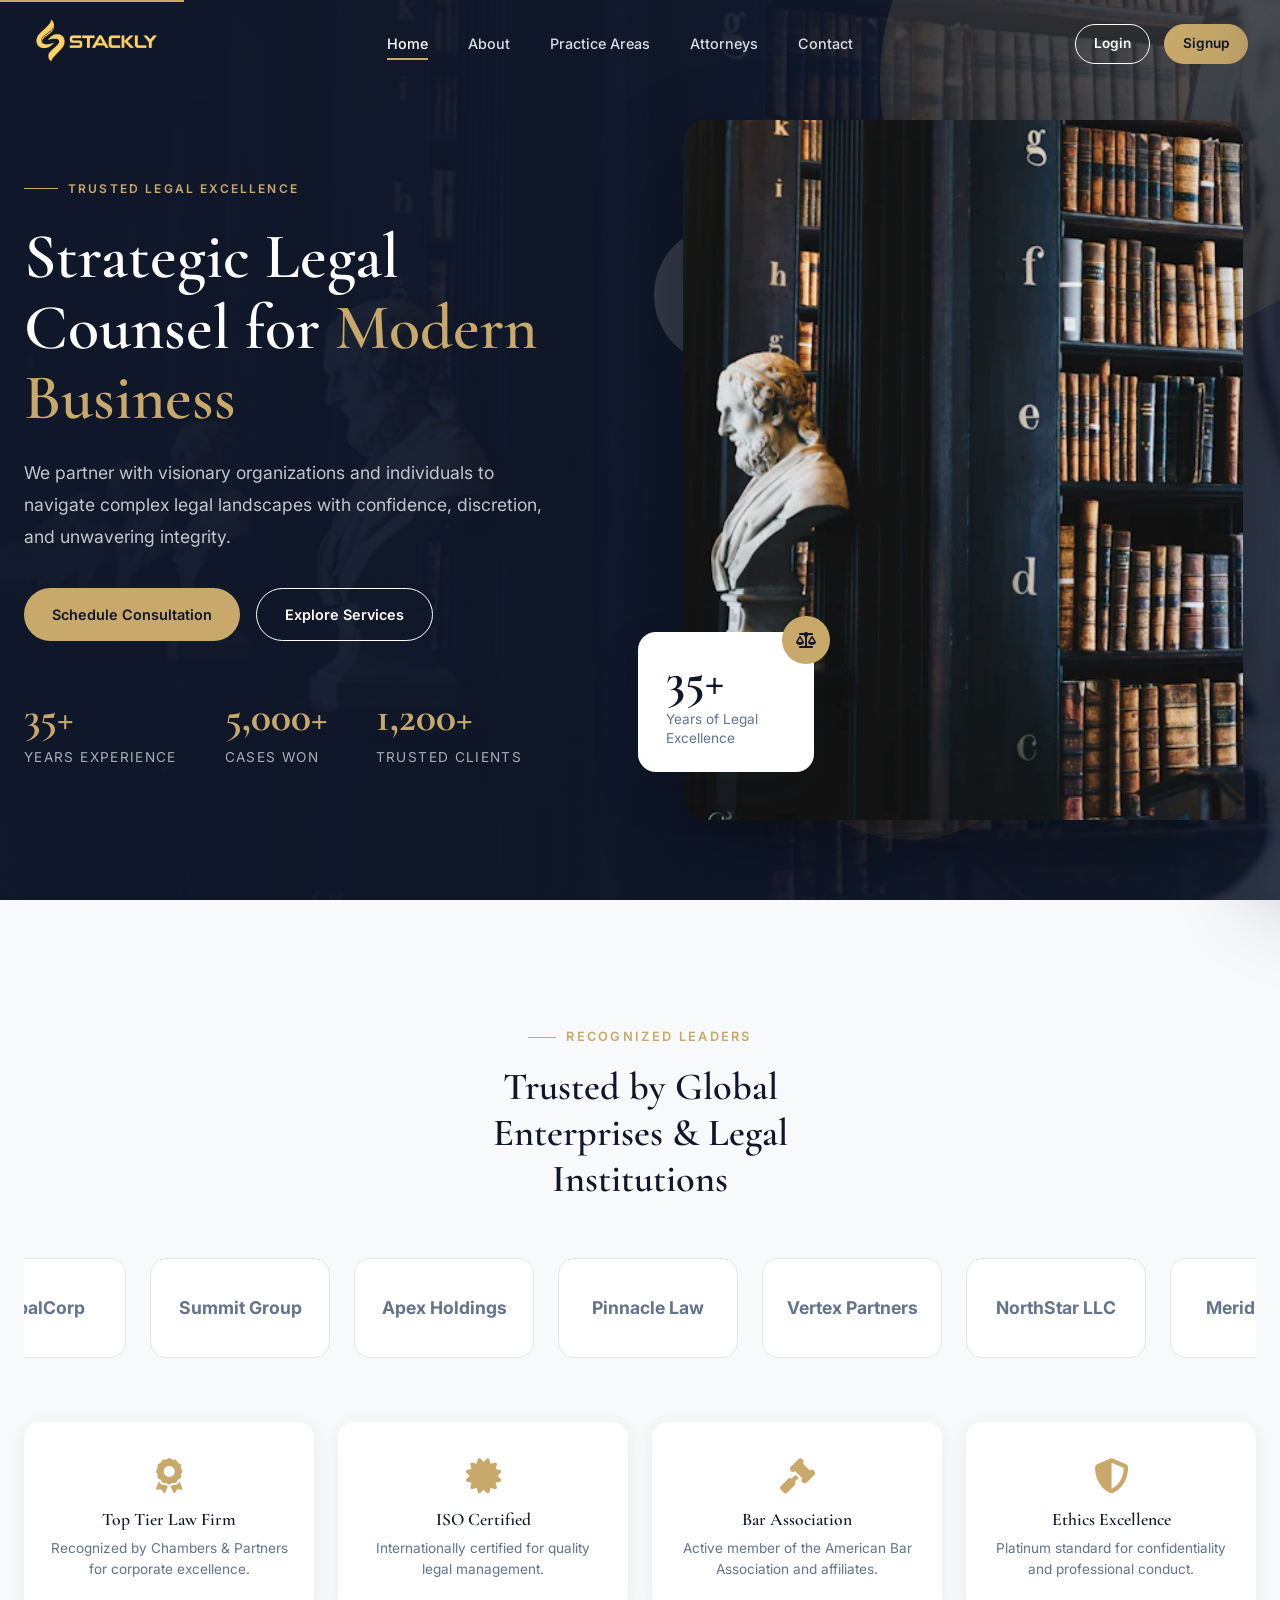
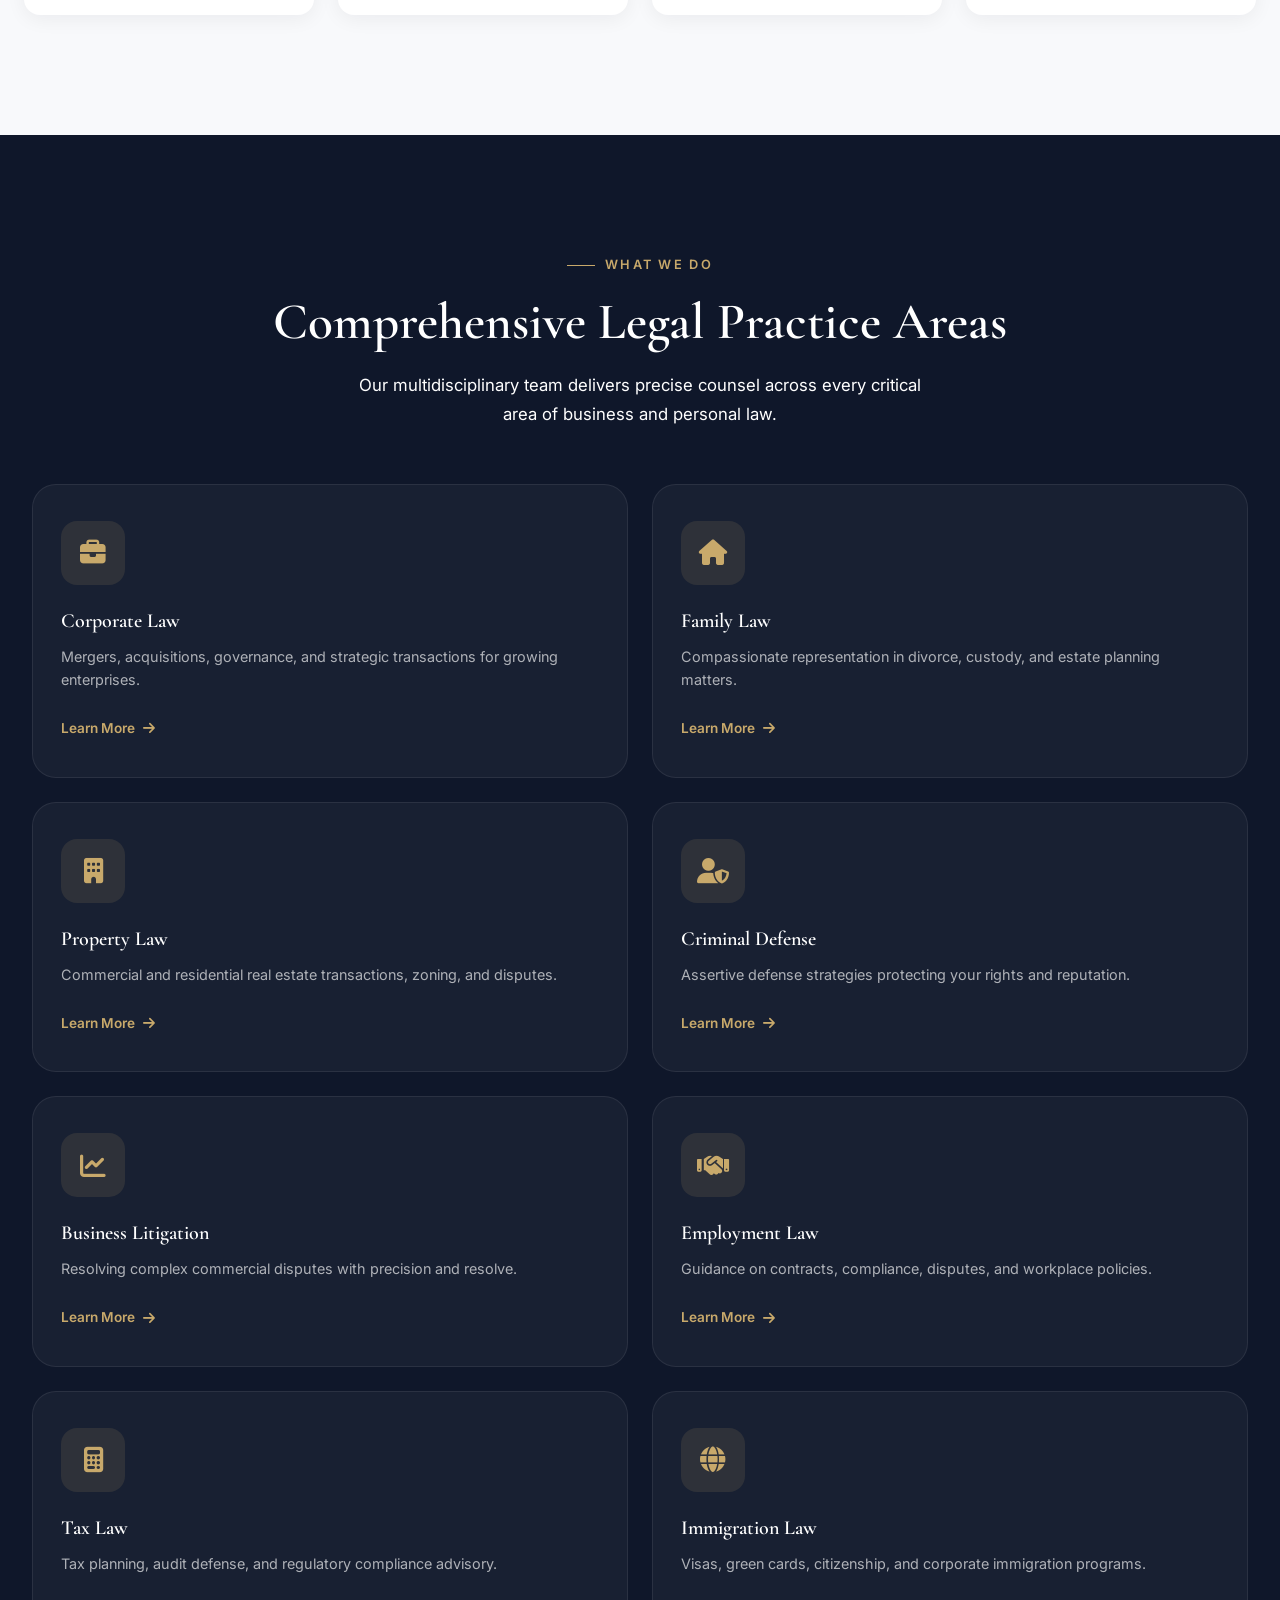
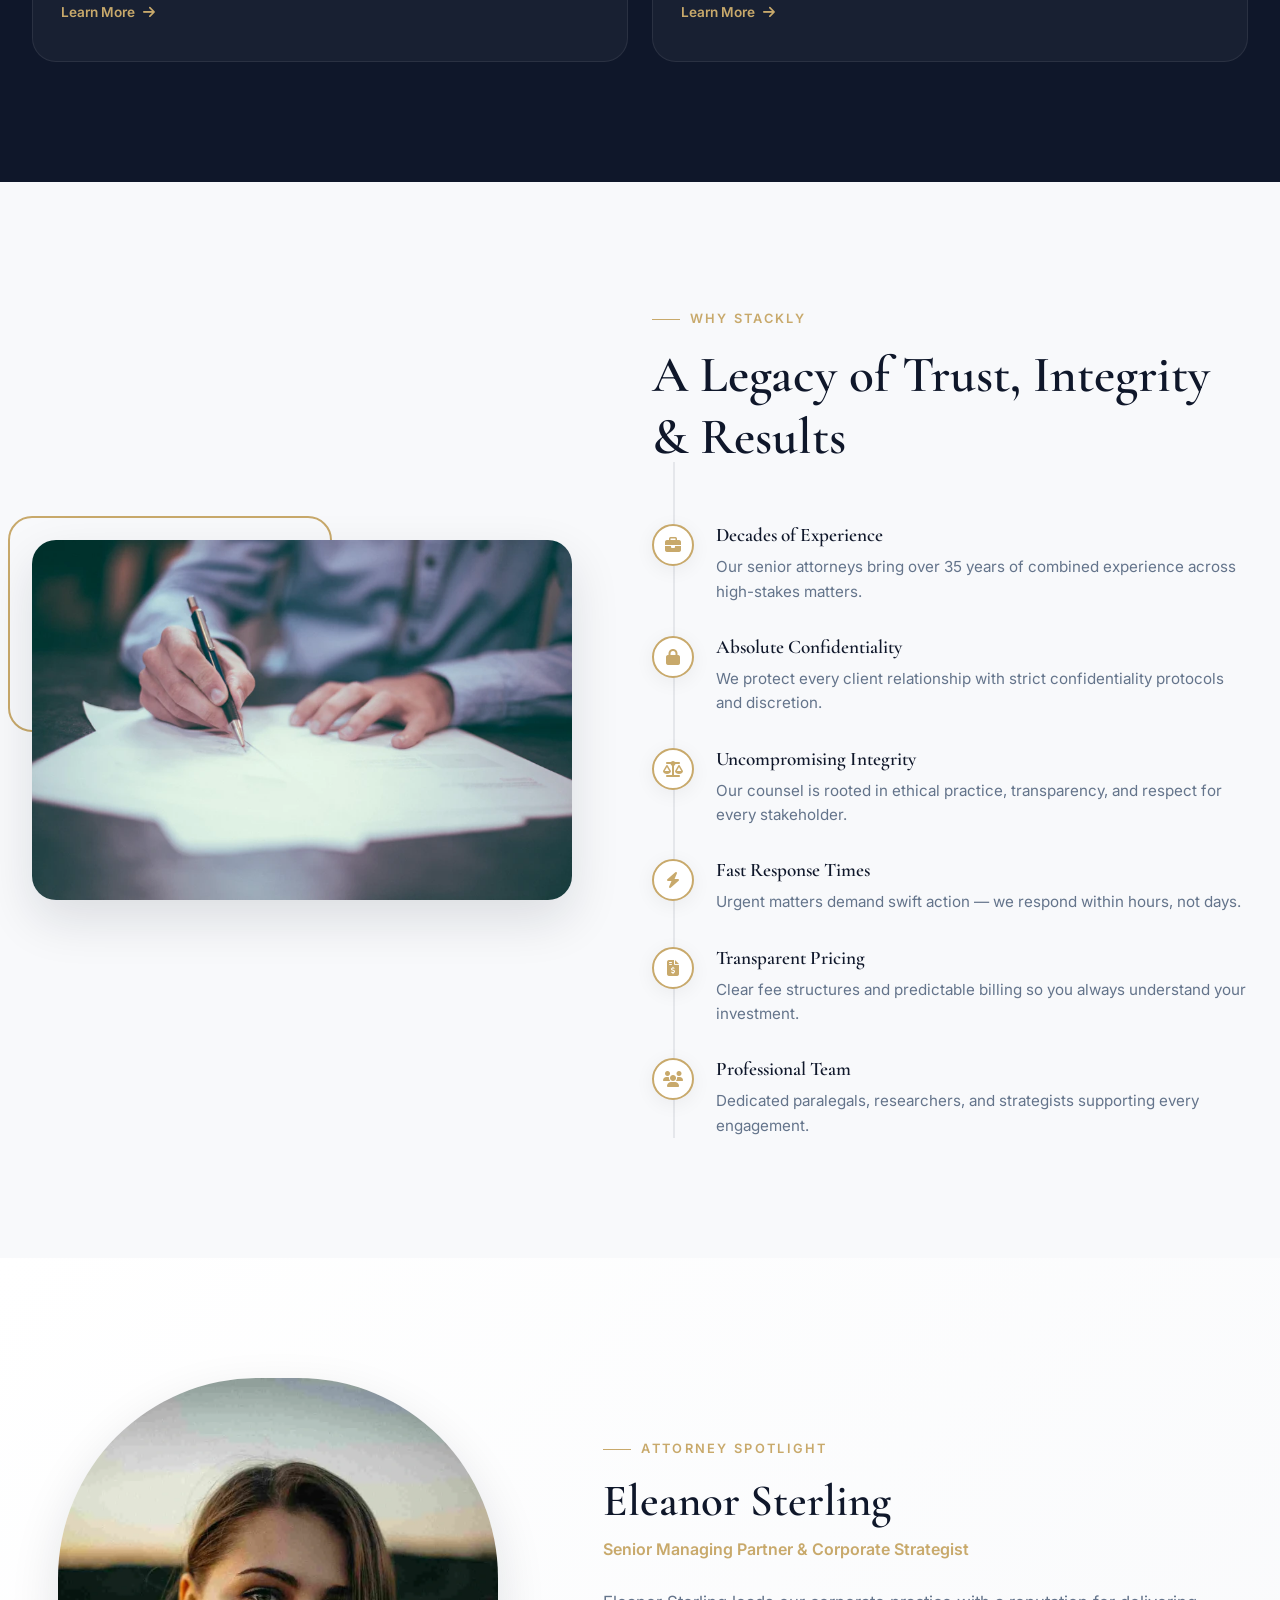
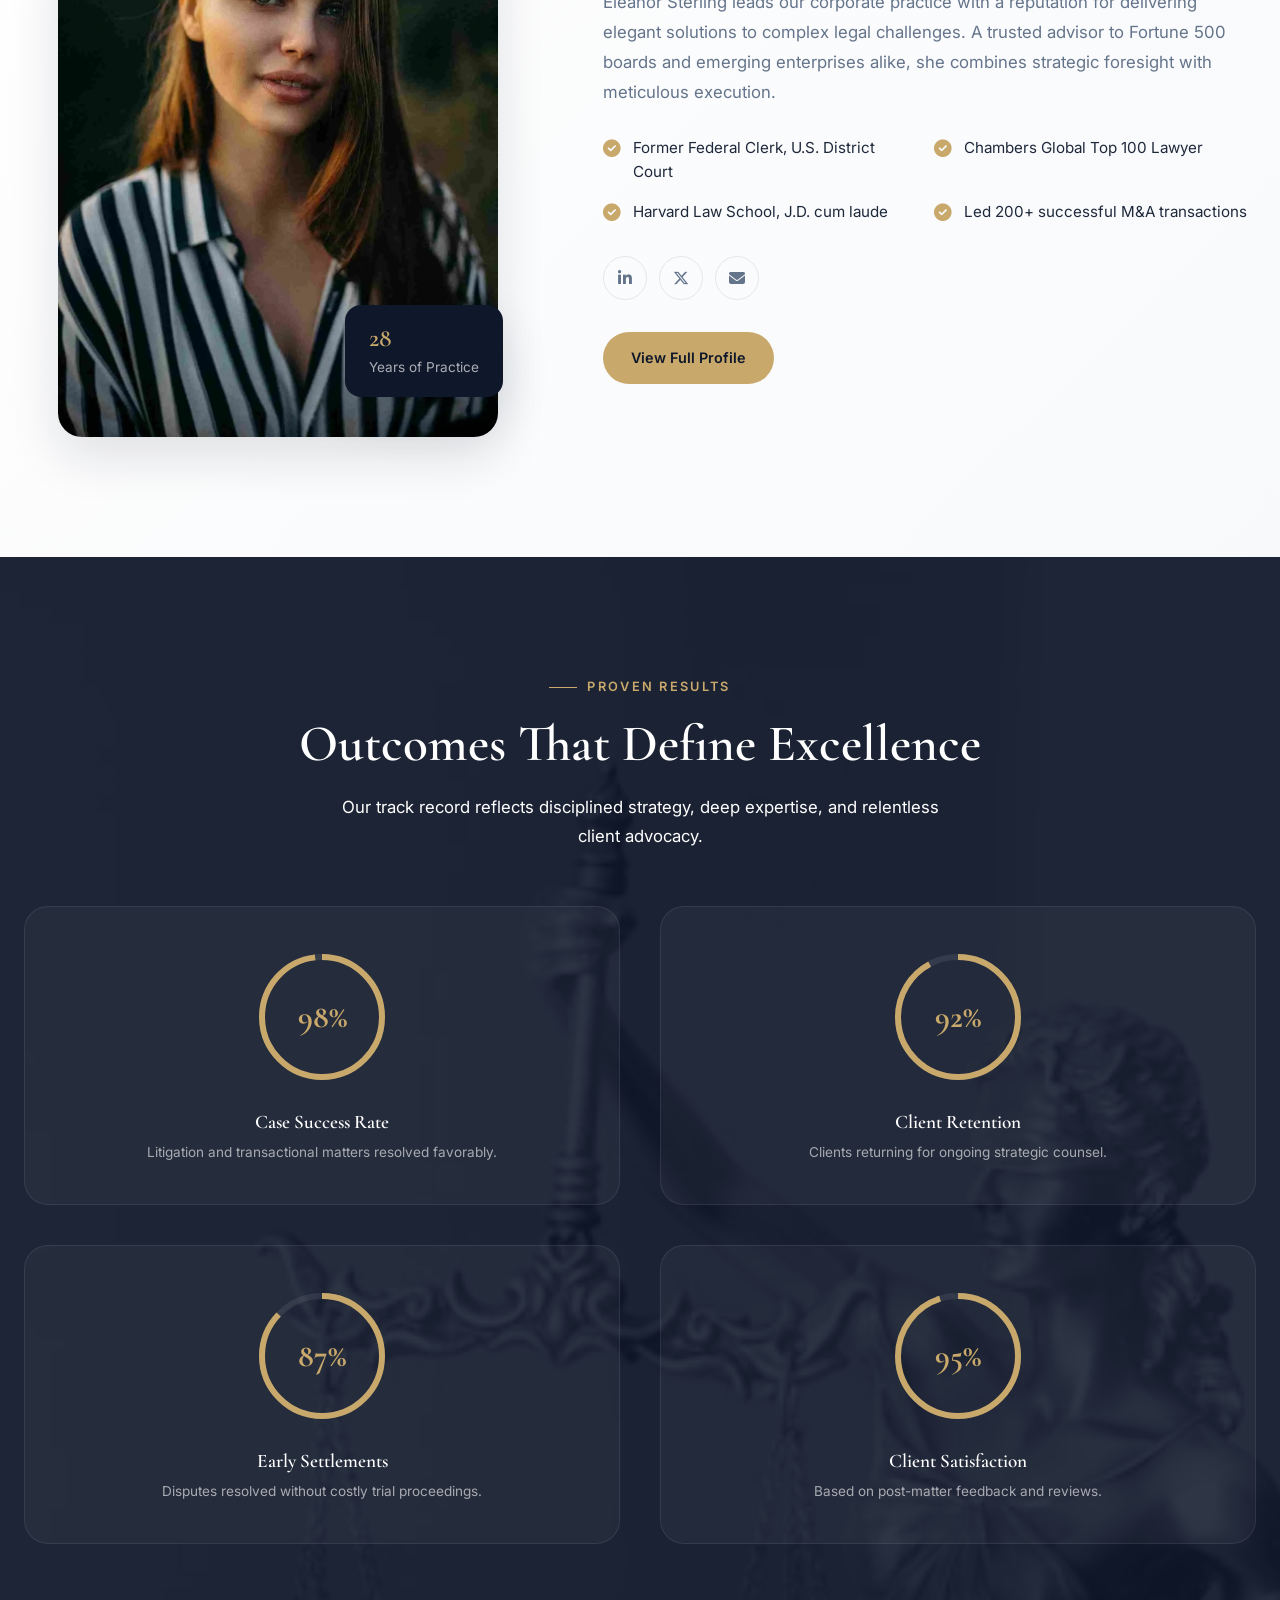
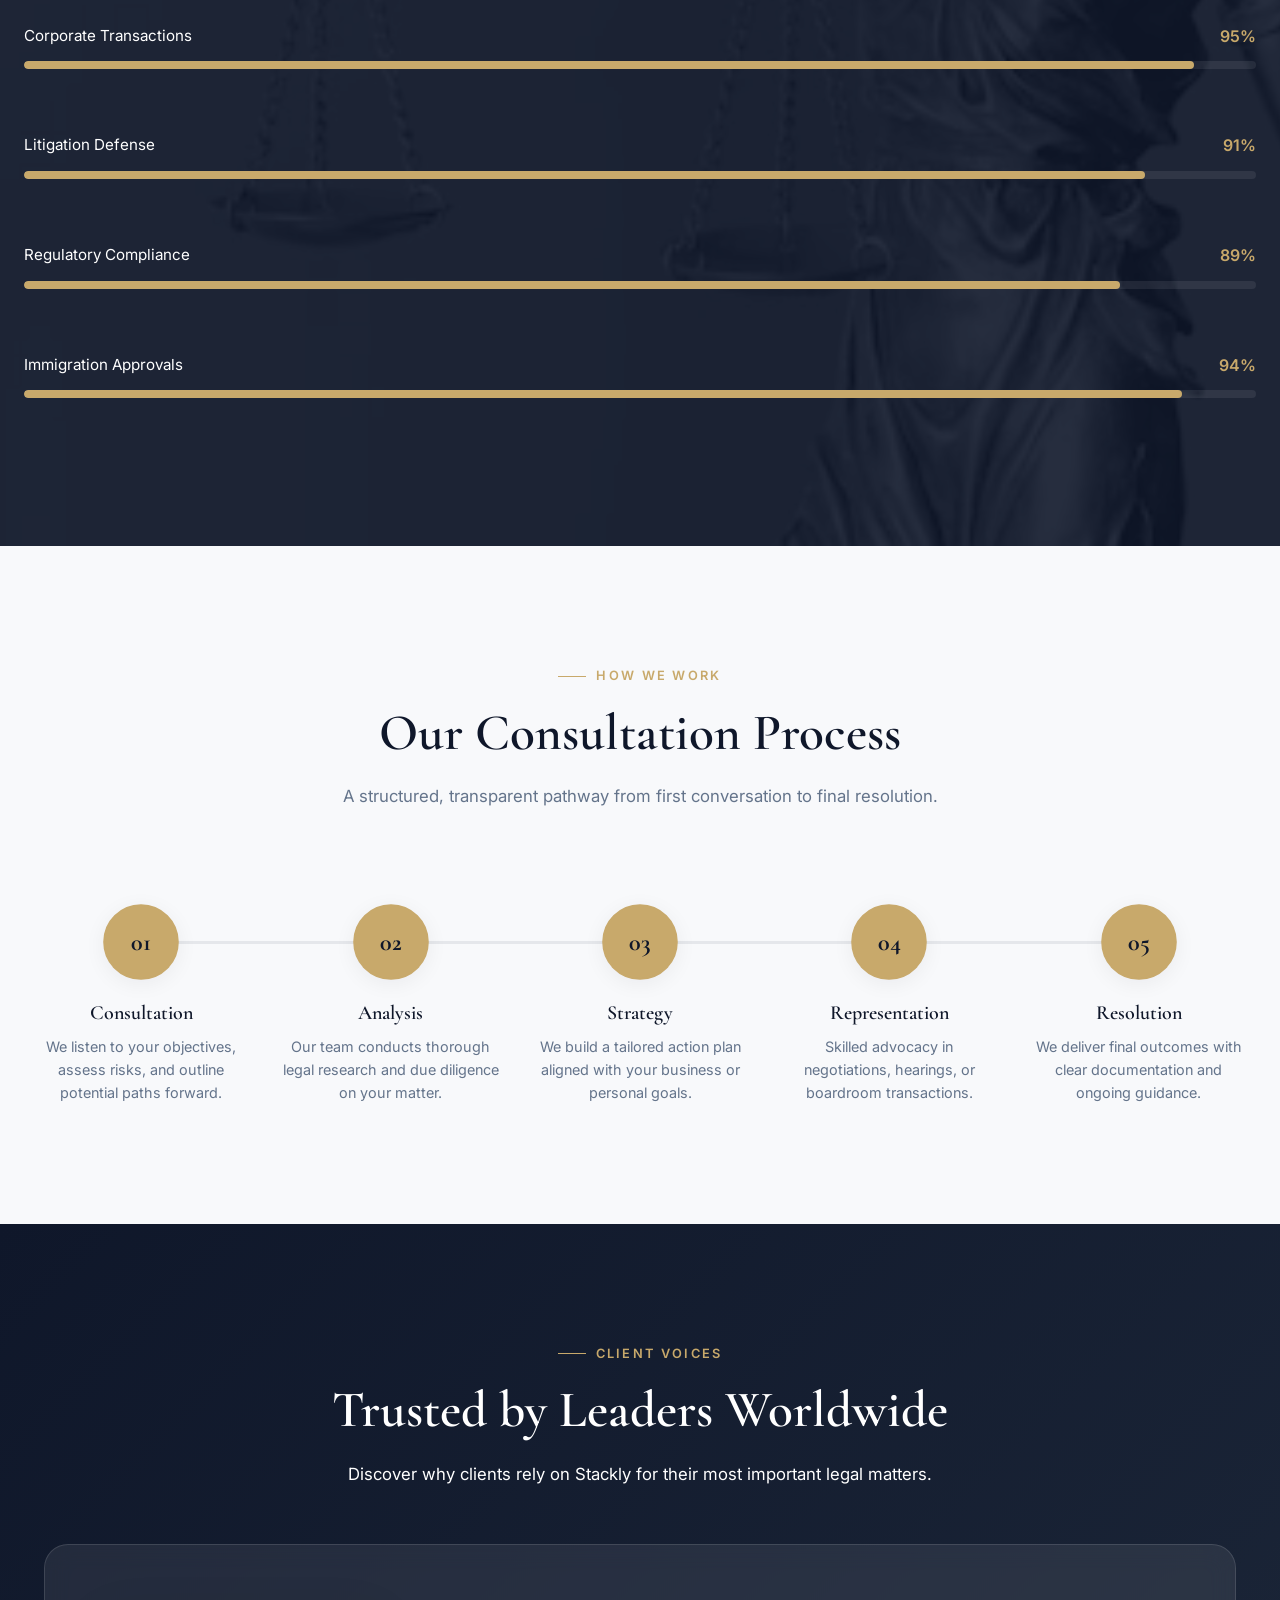
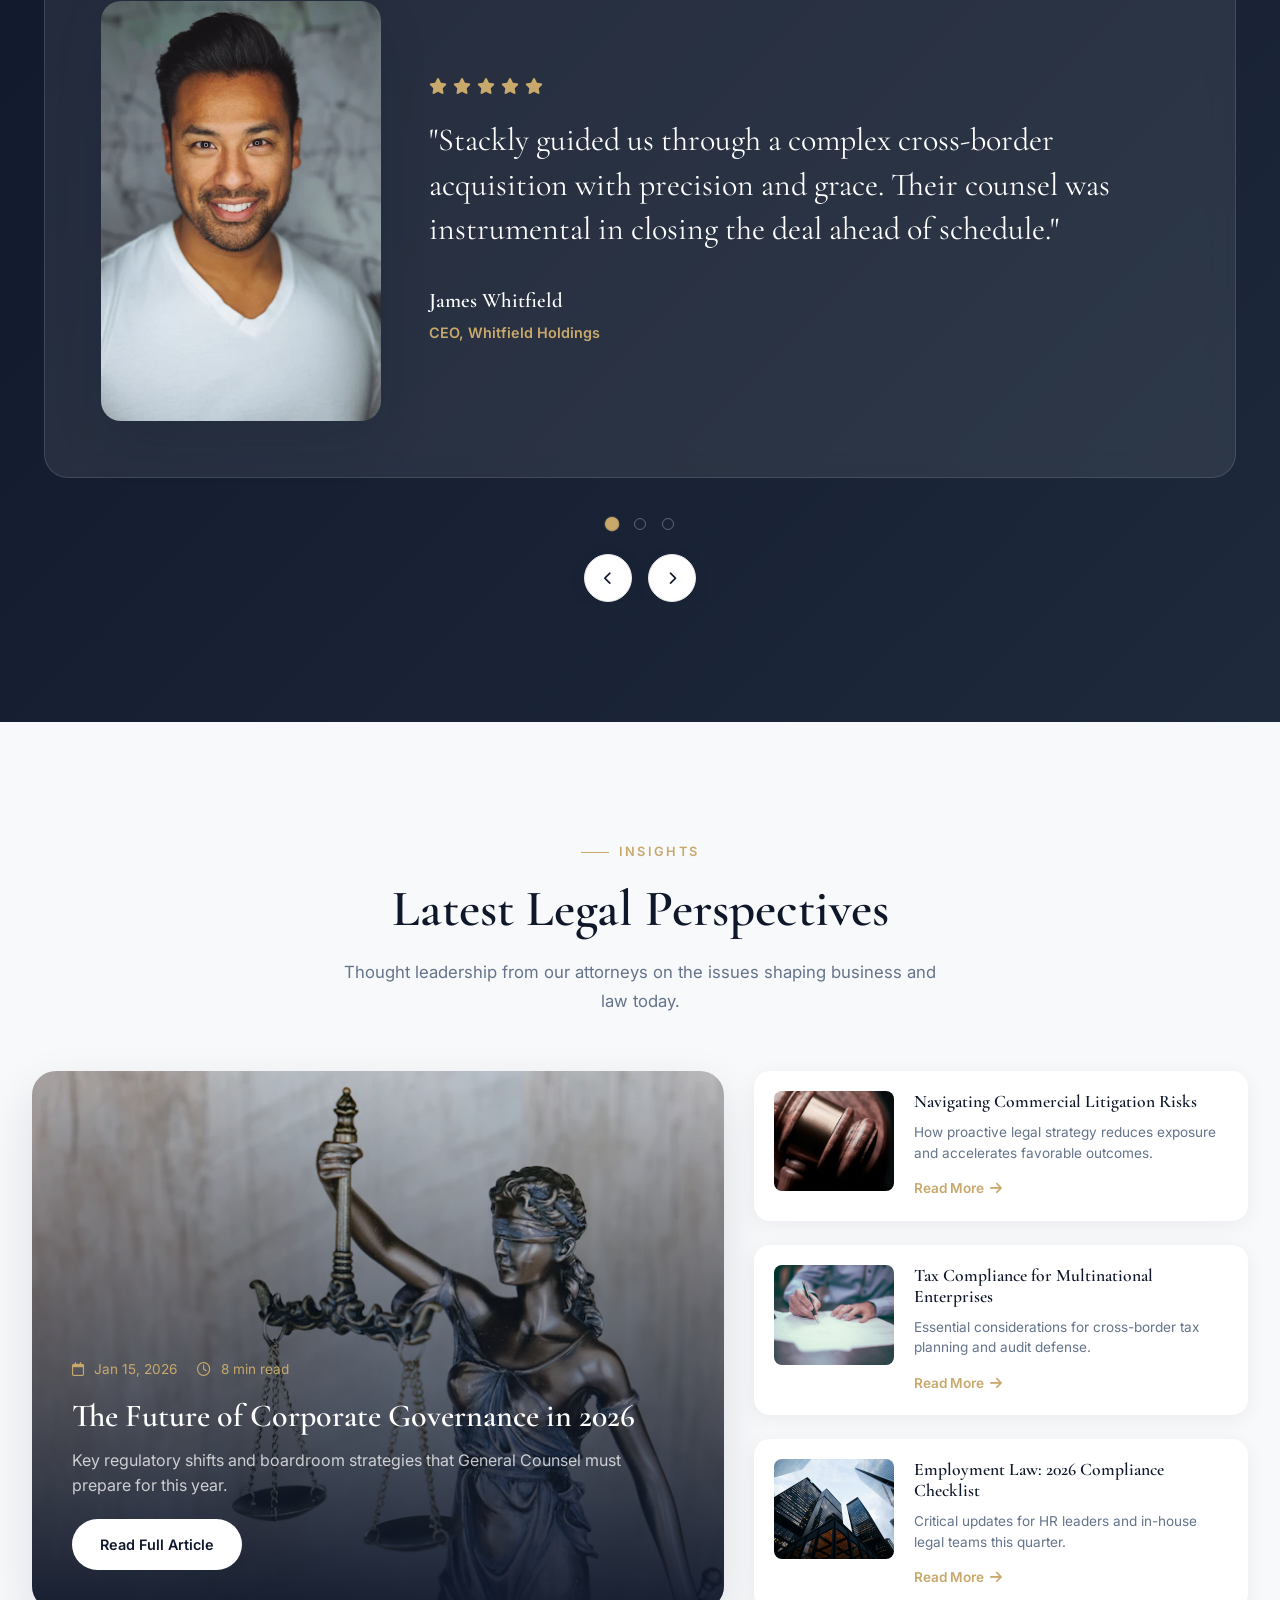
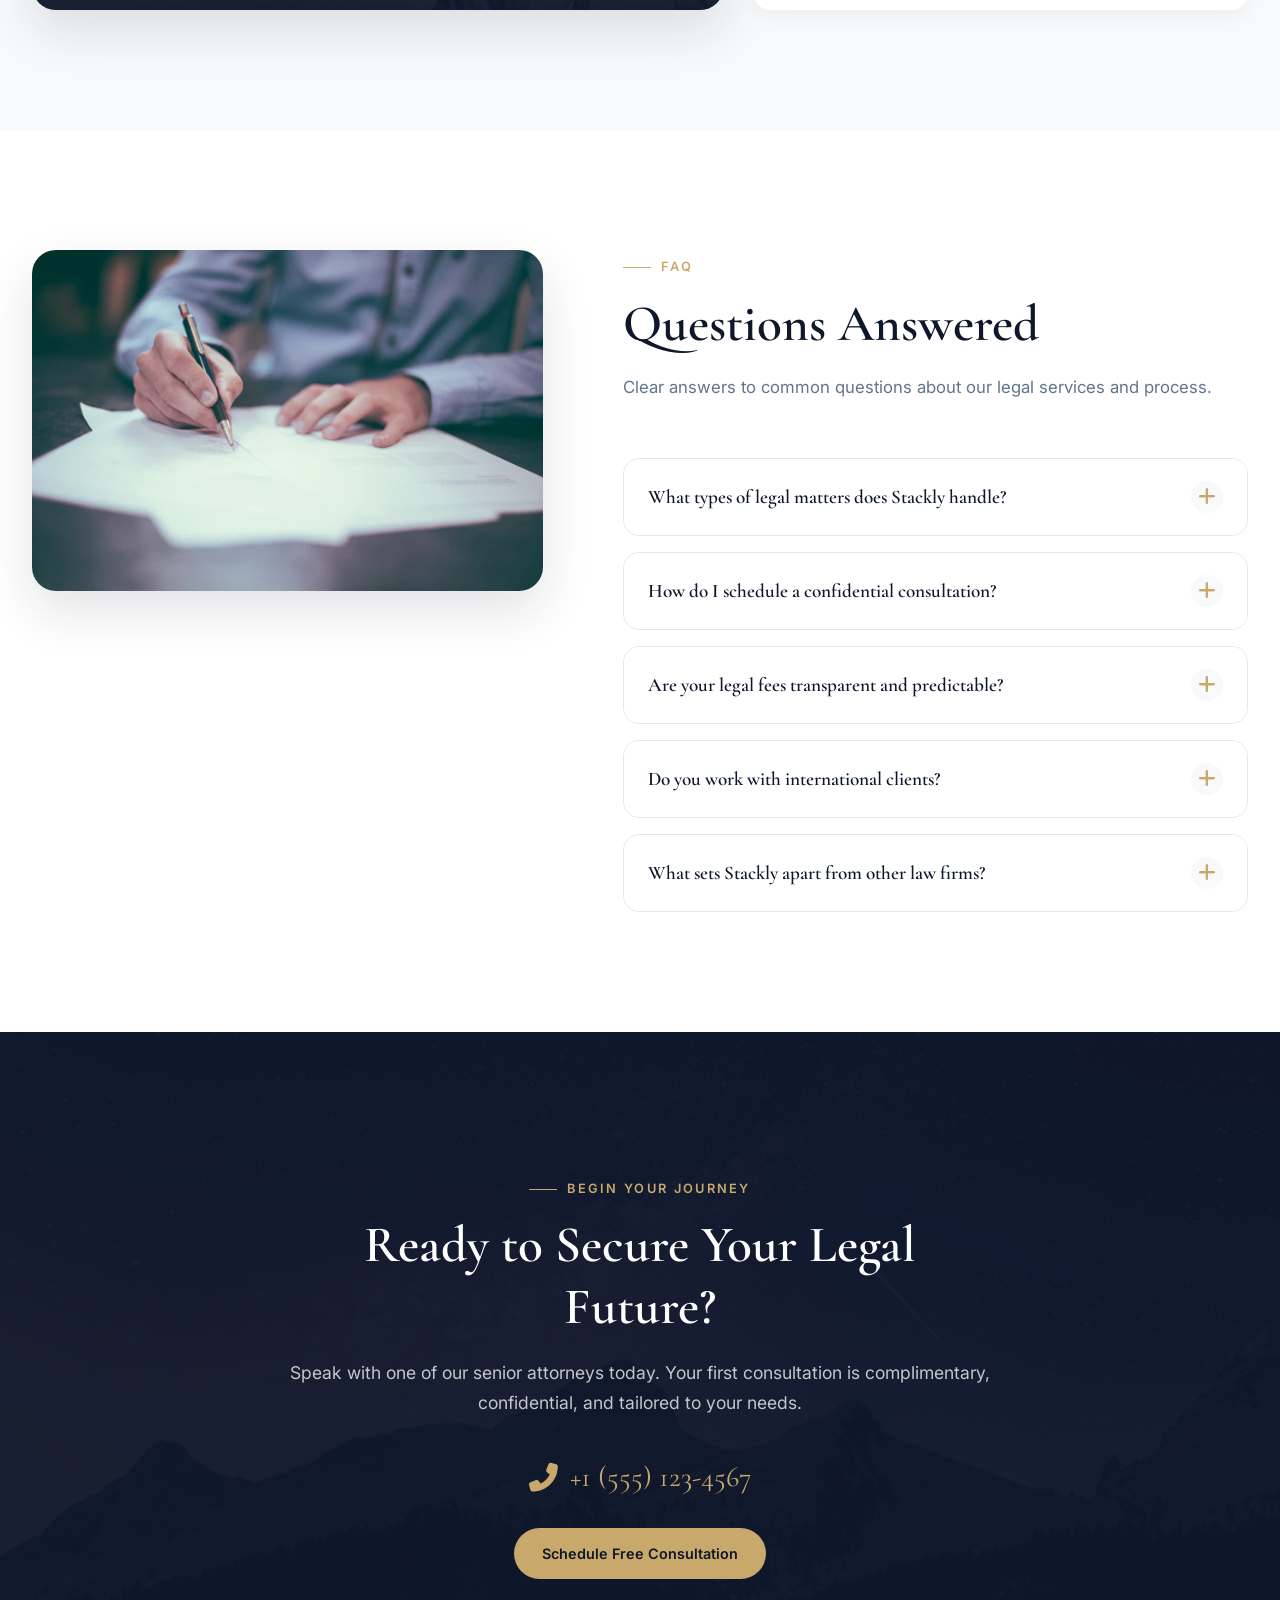
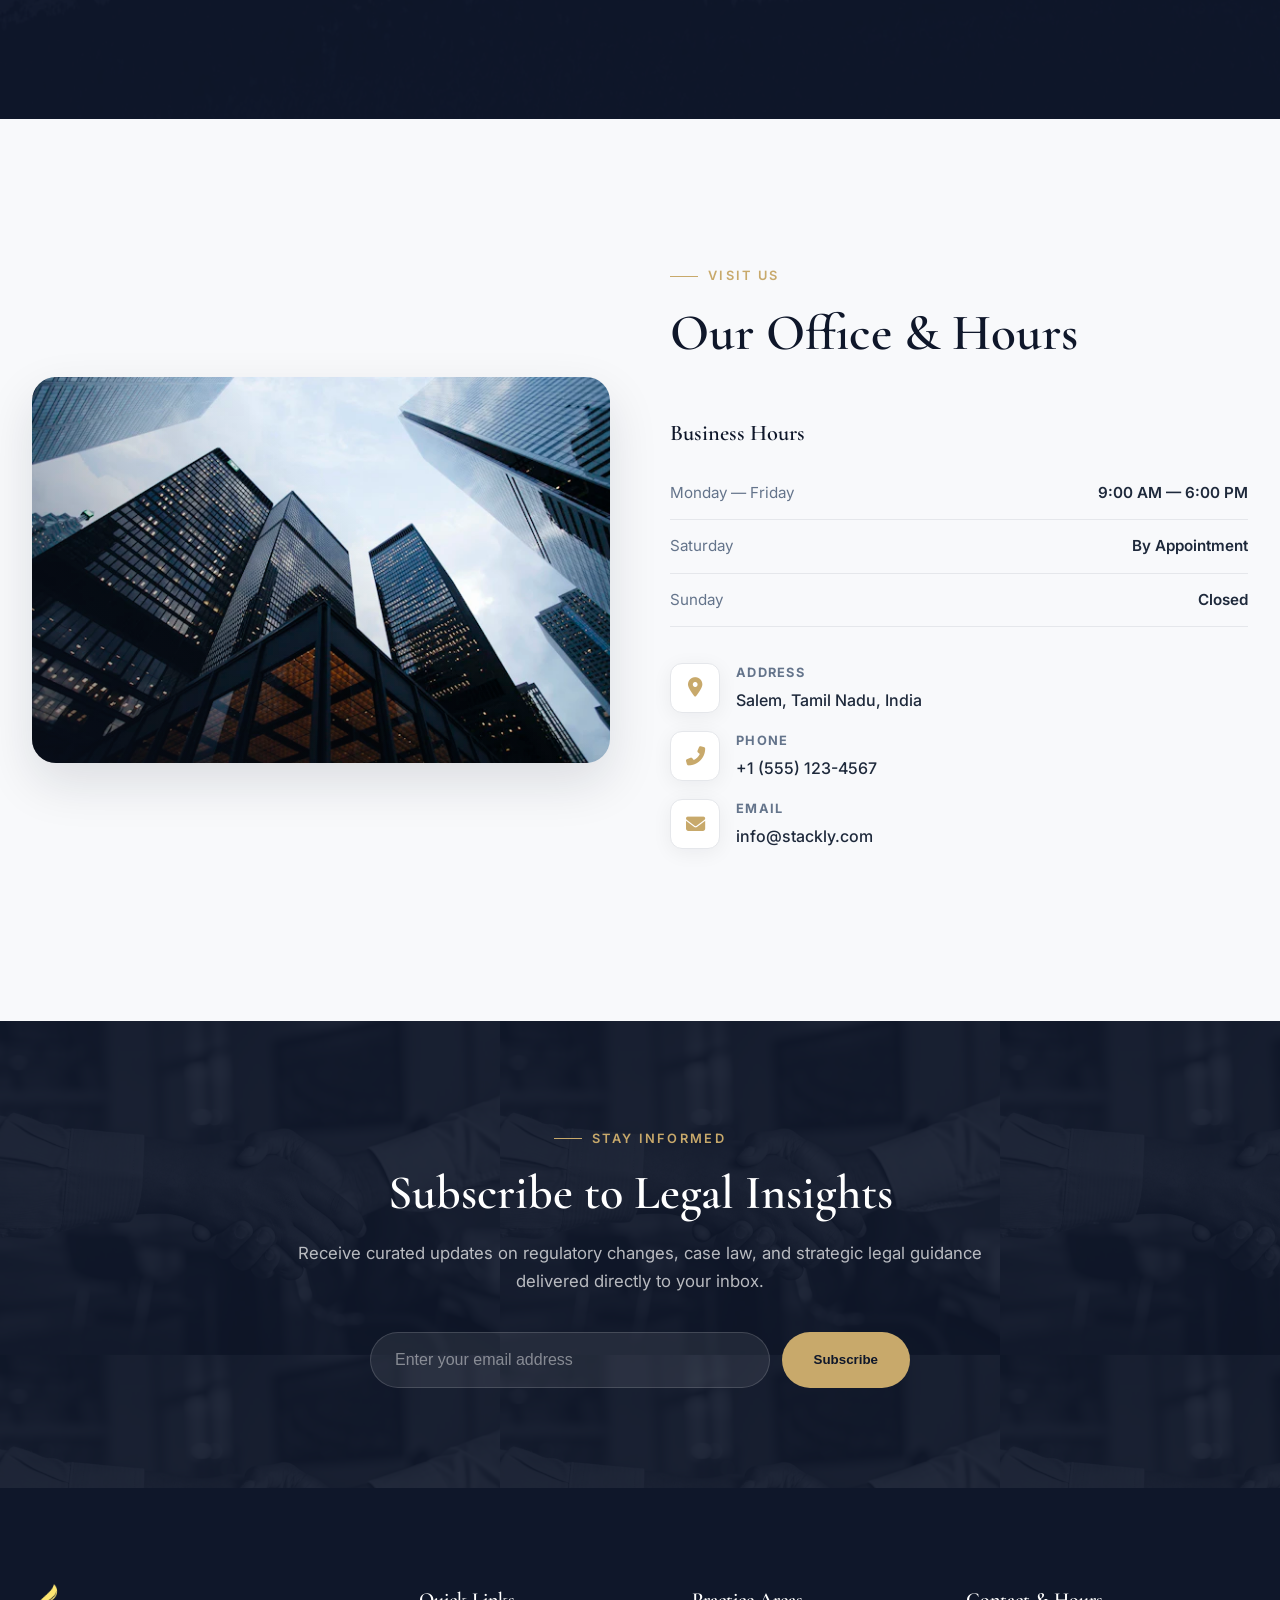
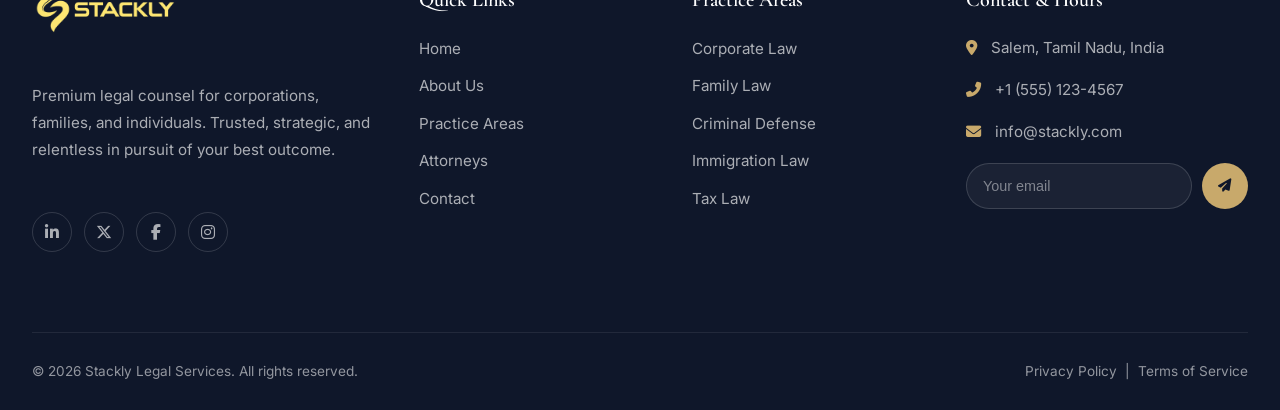
<file: index.html>
<!DOCTYPE html>
<html lang="en">
<head>
  <meta charset="UTF-8">
  <meta name="viewport" content="width=device-width, initial-scale=1.0">
  <meta name="description" content="Stackly Legal Services — Award-winning corporate law firm delivering trusted legal counsel in corporate, family, property, criminal defense, litigation, employment, tax, and immigration law.">
  <meta name="keywords" content="law firm, legal services, attorney, corporate law, criminal defense, family law, immigration law, tax law, business litigation">
  <meta name="author" content="Stackly Legal Services">
  <meta name="theme-color" content="#0F172A">
  <meta http-equiv="Cache-Control" content="no-cache, no-store, must-revalidate">
  <meta http-equiv="Pragma" content="no-cache">
  <meta http-equiv="Expires" content="0">

  <!-- Open Graph -->
  <meta property="og:title" content="Stackly Legal Services | Premium Legal Counsel & Corporate Law Firm">
  <meta property="og:description" content="Trusted legal partners for corporations, families, and individuals. Schedule your confidential consultation today.">
  <meta property="og:type" content="website">
  <meta property="og:url" content="https://www.stacklylegal.com/">
  <meta property="og:image" content="https://www.stacklylegal.com/assets/images/hero-law.webp">

  <!-- Twitter Card -->
  <meta name="twitter:card" content="summary_large_image">
  <meta name="twitter:title" content="Stackly Legal Services | Premium Legal Counsel">
  <meta name="twitter:description" content="Award-winning corporate law firm delivering trusted legal counsel.">
  <meta name="twitter:image" content="https://www.stacklylegal.com/assets/images/hero-law.webp">

  <link rel="canonical" href="https://www.stacklylegal.com/">
  

  <title>Stackly Legal Services | Premium Legal Counsel & Corporate Law Firm</title>

  <!-- Google Fonts -->
  <link rel="preconnect" href="https://fonts.googleapis.com">
  <link rel="preconnect" href="https://fonts.gstatic.com" crossorigin>
  <link href="https://fonts.googleapis.com/css2?family=Cormorant+Garamond:wght@400;500;600;700&family=Inter:wght@300;400;500;600;700&display=swap" rel="stylesheet">

  <!-- Font Awesome -->
  <link rel="stylesheet" href="https://cdnjs.cloudflare.com/ajax/libs/font-awesome/6.5.1/css/all.min.css" integrity="sha512-DTOQO9RWCH3ppGqcWaEA1BIZOC6xxalwEsw9c2QQeAIftl+Vegovlnee1c9QX4TctnWMn13TZye+giMm8e2LwA==" crossorigin="anonymous" referrerpolicy="no-referrer">

  <!-- Stylesheets -->
  <link rel="stylesheet" href="css/shared.css?v=2">
  <link rel="stylesheet" href="css/home.css?v=2">

  <!-- Schema.org -->
  <script type="application/ld+json">
  {
    "@context": "https://schema.org",
    "@type": "LegalService",
    "name": "Stackly Legal Services",
    "url": "https://www.stacklylegal.com/",
    "logo": "https://www.stacklylegal.com/assets/logo-stackly.webp",
    "image": "https://www.stacklylegal.com/assets/images/hero-law.webp",
    "description": "Premium corporate law firm providing trusted legal counsel across corporate, family, property, criminal defense, business litigation, employment, tax, and immigration law.",
    "address": {
      "@type": "PostalAddress",
      "streetAddress": "Salem, Tamil Nadu",
      "addressLocality": "Salem",
      "addressRegion": "NY",
      "postalCode": "10001",
      "addressCountry": "US"
    },
    "telephone": "+1-555-123-4567",
    "email": "info@stackly.com",
    "openingHours": ["Mo-Fr 09:00-18:00"],
    "areaServed": "US",
    "priceRange": "$$$"
  }
  </script>
</head>
<body>
  <!-- Skip to main content -->
  <a href="#main" class="skip-link">Skip to main content</a>

  <!-- Scroll Progress -->
  <div class="scroll-progress" id="scrollProgress" aria-hidden="true"></div>

  <!-- Header -->
  <header class="header header--transparent" id="header" role="banner">
    <div class="header__container">
      <a href="index.html" class="header__logo" aria-label="Stackly Legal Services home">
        <img src="assets/logo-stackly.webp" alt="Stackly Legal Services logo" width="132" height="96" loading="eager">
        
      </a>

      <nav class="header__nav" aria-label="Main navigation">
        <a href="index.html" class="header__nav-link active">Home</a>
        <a href="about.html" class="header__nav-link">About</a>
        <a href="practice-areas.html" class="header__nav-link">Practice Areas</a>
        <a href="attorneys.html" class="header__nav-link">Attorneys</a>
        <a href="contact.html" class="header__nav-link">Contact</a>
      </nav>

      <div class="header__actions">
        <a href="login.html" class="header__btn header__btn--login">Login</a>
        <a href="signup.html" class="header__btn header__btn--signup">Signup</a>
      </div>

      <button class="hamburger" id="hamburger" aria-label="Toggle navigation menu" aria-expanded="false" aria-controls="mobileDrawer">
        <span class="hamburger__box" aria-hidden="true">
          <span class="hamburger__line"></span>
          <span class="hamburger__line"></span>
          <span class="hamburger__line"></span>
        </span>
        <span class="hamburger__label">Menu</span>
      </button>
    </div>
  </header>

  <!-- Mobile Drawer -->
  <div class="mobile-drawer" id="mobileDrawer" role="dialog" aria-modal="true" aria-label="Mobile navigation">
    <div class="mobile-drawer__bg" aria-hidden="true"></div>
    <div class="mobile-drawer__inner">
      <div class="mobile-drawer__header">
        <a href="index.html" class="mobile-drawer__logo" aria-label="Stackly Legal Services home">
          <img src="assets/logo-stackly.webp" alt="" width="120" height="88" loading="lazy">
          
        </a>
      </div>

      <button class="mobile-drawer__close" id="mobileDrawerClose" aria-label="Close navigation menu" type="button">
        <span class="mobile-drawer__close-icon" aria-hidden="true">×</span>
      </button>

      <nav class="mobile-drawer__nav" aria-label="Mobile menu">
        <a href="index.html" class="mobile-drawer__link active">
          <span class="mobile-drawer__num">01</span>
          <span class="mobile-drawer__label">Home</span>
        </a>
        <a href="about.html" class="mobile-drawer__link">
          <span class="mobile-drawer__num">02</span>
          <span class="mobile-drawer__label">About</span>
        </a>
        <a href="practice-areas.html" class="mobile-drawer__link">
          <span class="mobile-drawer__num">03</span>
          <span class="mobile-drawer__label">Practice Areas</span>
        </a>
        <a href="attorneys.html" class="mobile-drawer__link">
          <span class="mobile-drawer__num">04</span>
          <span class="mobile-drawer__label">Attorneys</span>
        </a>
        <a href="contact.html" class="mobile-drawer__link">
          <span class="mobile-drawer__num">05</span>
          <span class="mobile-drawer__label">Contact</span>
        </a>
      </nav>

      <div class="mobile-drawer__footer">
        <div class="mobile-drawer__contact">
          <a href="tel:+15551234567" class="mobile-drawer__contact-item">
            <i class="fas fa-phone-alt" aria-hidden="true"></i>
            <span>+1 (555) 123-4567</span>
          </a>
          <a href="mailto:info@stackly.com" class="mobile-drawer__contact-item">
            <i class="fas fa-envelope" aria-hidden="true"></i>
            <span>info@stackly.com</span>
          </a>
        </div>
        <div class="mobile-drawer__social" aria-label="Social media">
          <a href="404.html" aria-label="LinkedIn"><i class="fab fa-linkedin-in" aria-hidden="true"></i></a>
          <a href="404.html" aria-label="X"><i class="fab fa-x-twitter" aria-hidden="true"></i></a>
          <a href="404.html" aria-label="Facebook"><i class="fab fa-facebook-f" aria-hidden="true"></i></a>
        </div>
        <div class="mobile-drawer__actions">
          <a href="login.html" class="btn btn-secondary mobile-drawer__btn">Login</a>
          <a href="signup.html" class="btn btn-primary mobile-drawer__btn">Signup</a>
        </div>
      </div>
    </div>
  </div>
  <div class="mobile-drawer__overlay" id="mobileOverlay" aria-hidden="true"></div>

  <!-- Main Content -->
  <main id="main">

    <!-- Section 1: Premium Hero -->
    <section class="hero" id="home" aria-label="Welcome">
      <div class="hero__bg">
        <img src="assets/images/hero-law.webp" alt="Elegant law office library with legal books" loading="eager">
      </div>
      <div class="hero__shape hero__shape--1" aria-hidden="true"></div>
      <div class="hero__shape hero__shape--2" aria-hidden="true"></div>
      <div class="hero__shape hero__shape--3" aria-hidden="true"></div>

      <div class="hero__container">
        <div class="hero__content animate-on-scroll">
          <span class="hero__label">Trusted Legal Excellence</span>
          <h1 class="hero__title">Strategic Legal Counsel for <span>Modern Business</span></h1>
          <p class="hero__desc">We partner with visionary organizations and individuals to navigate complex legal landscapes with confidence, discretion, and unwavering integrity.</p>
          <div class="hero__actions">
            <a href="404.html" class="btn btn-primary">Schedule Consultation</a>
            <a href="404.html" class="btn btn-secondary">Explore Services</a>
          </div>
          <div class="hero__stats">
            <div class="hero__stat">
              <span class="hero__stat-number" data-counter data-target="35" data-suffix="+">0</span>
              <span class="hero__stat-label">Years Experience</span>
            </div>
            <div class="hero__stat">
              <span class="hero__stat-number" data-counter data-target="5000" data-suffix="+">0</span>
              <span class="hero__stat-label">Cases Won</span>
            </div>
            <div class="hero__stat">
              <span class="hero__stat-number" data-counter data-target="1200" data-suffix="+">0</span>
              <span class="hero__stat-label">Trusted Clients</span>
            </div>
          </div>
        </div>

        <div class="hero__visual animate-on-scroll">
          <div class="hero__image-wrapper">
            <img class="hero__image" src="assets/images/hero-law.webp" alt="Senior attorney reviewing legal documents in a premium office" loading="lazy">
          </div>
          <div class="hero__experience">
            <div class="hero__experience-icon" aria-hidden="true">
              <i class="fas fa-balance-scale"></i>
            </div>
            <span class="hero__experience-number">35+</span>
            <p class="hero__experience-text">Years of Legal Excellence</p>
          </div>
        </div>
      </div>
    </section>

    <!-- Section 2: Trust & Recognition -->
    <section class="trust" id="trust" aria-label="Trust and recognition">
      <div class="trust__container">
        <div class="trust__header animate-on-scroll">
          <div>
            <span class="section-label">Recognized Leaders</span>
            <h2 class="trust__title">Trusted by Global Enterprises & Legal Institutions</h2>
          </div>
        </div>

        <div class="trust__logos animate-on-scroll" aria-label="Client and partner logos">
          <div class="trust__logos__track">
            <div class="trust__logo">GlobalCorp</div>
            <div class="trust__logo">Summit Group</div>
            <div class="trust__logo">Apex Holdings</div>
            <div class="trust__logo">Pinnacle Law</div>
            <div class="trust__logo">Vertex Partners</div>
            <div class="trust__logo">NorthStar LLC</div>
            <div class="trust__logo">Meridian Co.</div>
            <div class="trust__logo">Atlas Advisors</div>
            <div class="trust__logo">GlobalCorp</div>
            <div class="trust__logo">Summit Group</div>
            <div class="trust__logo">Apex Holdings</div>
            <div class="trust__logo">Pinnacle Law</div>
            <div class="trust__logo">Vertex Partners</div>
            <div class="trust__logo">NorthStar LLC</div>
            <div class="trust__logo">Meridian Co.</div>
            <div class="trust__logo">Atlas Advisors</div>
          </div>
        </div>

        <div class="trust__awards">
          <article class="trust__award animate-on-scroll">
            <i class="fas fa-award" aria-hidden="true"></i>
            <h3>Top Tier Law Firm</h3>
            <p>Recognized by Chambers & Partners for corporate excellence.</p>
          </article>
          <article class="trust__award animate-on-scroll">
            <i class="fas fa-certificate" aria-hidden="true"></i>
            <h3>ISO Certified</h3>
            <p>Internationally certified for quality legal management.</p>
          </article>
          <article class="trust__award animate-on-scroll">
            <i class="fas fa-gavel" aria-hidden="true"></i>
            <h3>Bar Association</h3>
            <p>Active member of the American Bar Association and affiliates.</p>
          </article>
          <article class="trust__award animate-on-scroll">
            <i class="fas fa-shield-alt" aria-hidden="true"></i>
            <h3>Ethics Excellence</h3>
            <p>Platinum standard for confidentiality and professional conduct.</p>
          </article>
        </div>
      </div>
    </section>

    <!-- Section 3: Practice Areas -->
    <section class="practice" id="practice" aria-label="Practice areas">
      <div class="container">
        <div class="section-header section-header--center animate-on-scroll">
          <span class="section-label">What We Do</span>
          <h2 class="section-title">Comprehensive Legal Practice Areas</h2>
          <p class="section-subtitle">Our multidisciplinary team delivers precise counsel across every critical area of business and personal law.</p>
        </div>

        <div class="practice__grid">
          <article class="practice__card animate-on-scroll">
            <div class="practice__icon"><i class="fas fa-briefcase" aria-hidden="true"></i></div>
            <h3>Corporate Law</h3>
            <p>Mergers, acquisitions, governance, and strategic transactions for growing enterprises.</p>
            <a href="404.html" class="practice__link">Learn More <i class="fas fa-arrow-right"></i></a>
          </article>
          <article class="practice__card animate-on-scroll">
            <div class="practice__icon"><i class="fas fa-home" aria-hidden="true"></i></div>
            <h3>Family Law</h3>
            <p>Compassionate representation in divorce, custody, and estate planning matters.</p>
            <a href="404.html" class="practice__link">Learn More <i class="fas fa-arrow-right"></i></a>
          </article>
          <article class="practice__card animate-on-scroll">
            <div class="practice__icon"><i class="fas fa-building" aria-hidden="true"></i></div>
            <h3>Property Law</h3>
            <p>Commercial and residential real estate transactions, zoning, and disputes.</p>
            <a href="404.html" class="practice__link">Learn More <i class="fas fa-arrow-right"></i></a>
          </article>
          <article class="practice__card animate-on-scroll">
            <div class="practice__icon"><i class="fas fa-user-shield" aria-hidden="true"></i></div>
            <h3>Criminal Defense</h3>
            <p>Assertive defense strategies protecting your rights and reputation.</p>
            <a href="404.html" class="practice__link">Learn More <i class="fas fa-arrow-right"></i></a>
          </article>
          <article class="practice__card animate-on-scroll">
            <div class="practice__icon"><i class="fas fa-chart-line" aria-hidden="true"></i></div>
            <h3>Business Litigation</h3>
            <p>Resolving complex commercial disputes with precision and resolve.</p>
            <a href="404.html" class="practice__link">Learn More <i class="fas fa-arrow-right"></i></a>
          </article>
          <article class="practice__card animate-on-scroll">
            <div class="practice__icon"><i class="fas fa-handshake" aria-hidden="true"></i></div>
            <h3>Employment Law</h3>
            <p>Guidance on contracts, compliance, disputes, and workplace policies.</p>
            <a href="404.html" class="practice__link">Learn More <i class="fas fa-arrow-right"></i></a>
          </article>
          <article class="practice__card animate-on-scroll">
            <div class="practice__icon"><i class="fas fa-calculator" aria-hidden="true"></i></div>
            <h3>Tax Law</h3>
            <p>Tax planning, audit defense, and regulatory compliance advisory.</p>
            <a href="404.html" class="practice__link">Learn More <i class="fas fa-arrow-right"></i></a>
          </article>
          <article class="practice__card animate-on-scroll">
            <div class="practice__icon"><i class="fas fa-globe" aria-hidden="true"></i></div>
            <h3>Immigration Law</h3>
            <p>Visas, green cards, citizenship, and corporate immigration programs.</p>
            <a href="404.html" class="practice__link">Learn More <i class="fas fa-arrow-right"></i></a>
          </article>
        </div>
      </div>
    </section>

    <!-- Section 4: Why Choose Us -->
    <section class="why-us" id="why-us" aria-label="Why choose us">
      <div class="container">
        <div class="why-us__grid">
          <div class="why-us__image animate-on-scroll">
            <img src="assets/images/consultation.webp" alt="Legal consultation meeting in a modern conference room" loading="lazy">
          </div>
          <div class="why-us__features animate-on-scroll">
            <div class="section-header section-header--left">
              <span class="section-label">Why Stackly</span>
              <h2 class="section-title">A Legacy of Trust, Integrity & Results</h2>
            </div>

            <div class="why-us__feature">
              <div class="why-us__feature-marker"><i class="fas fa-briefcase" aria-hidden="true"></i></div>
              <h3>Decades of Experience</h3>
              <p>Our senior attorneys bring over 35 years of combined experience across high-stakes matters.</p>
            </div>
            <div class="why-us__feature">
              <div class="why-us__feature-marker"><i class="fas fa-lock" aria-hidden="true"></i></div>
              <h3>Absolute Confidentiality</h3>
              <p>We protect every client relationship with strict confidentiality protocols and discretion.</p>
            </div>
            <div class="why-us__feature">
              <div class="why-us__feature-marker"><i class="fas fa-balance-scale" aria-hidden="true"></i></div>
              <h3>Uncompromising Integrity</h3>
              <p>Our counsel is rooted in ethical practice, transparency, and respect for every stakeholder.</p>
            </div>
            <div class="why-us__feature">
              <div class="why-us__feature-marker"><i class="fas fa-bolt" aria-hidden="true"></i></div>
              <h3>Fast Response Times</h3>
              <p>Urgent matters demand swift action — we respond within hours, not days.</p>
            </div>
            <div class="why-us__feature">
              <div class="why-us__feature-marker"><i class="fas fa-file-invoice-dollar" aria-hidden="true"></i></div>
              <h3>Transparent Pricing</h3>
              <p>Clear fee structures and predictable billing so you always understand your investment.</p>
            </div>
            <div class="why-us__feature">
              <div class="why-us__feature-marker"><i class="fas fa-users" aria-hidden="true"></i></div>
              <h3>Professional Team</h3>
              <p>Dedicated paralegals, researchers, and strategists supporting every engagement.</p>
            </div>
          </div>
        </div>
      </div>
    </section>

    <!-- Section 5: Attorney Spotlight -->
    <section class="spotlight" id="spotlight" aria-label="Attorney spotlight">
      <div class="container">
        <div class="spotlight__layout">
          <div class="spotlight__image animate-on-scroll">
            <img src="assets/images/persons/stefan-stefancik-QXevDflbl8A-unsplash_11zon_11zon (1).webp" alt="Portrait of Eleanor Sterling, Senior Managing Partner" loading="lazy">
            <div class="spotlight__badge">
              <h4 data-counter data-target="28">0</h4>
              <p>Years of Practice</p>
            </div>
          </div>

          <div class="spotlight__content animate-on-scroll">
            <span class="section-label">Attorney Spotlight</span>
            <h2 class="spotlight__name">Eleanor Sterling</h2>
            <span class="spotlight__role">Senior Managing Partner & Corporate Strategist</span>
            <p class="spotlight__bio">Eleanor Sterling leads our corporate practice with a reputation for delivering elegant solutions to complex legal challenges. A trusted advisor to Fortune 500 boards and emerging enterprises alike, she combines strategic foresight with meticulous execution.</p>

            <div class="spotlight__achievements">
              <div class="spotlight__achievement">
                <i class="fas fa-check-circle" aria-hidden="true"></i>
                <span>Former Federal Clerk, U.S. District Court</span>
              </div>
              <div class="spotlight__achievement">
                <i class="fas fa-check-circle" aria-hidden="true"></i>
                <span>Chambers Global Top 100 Lawyer</span>
              </div>
              <div class="spotlight__achievement">
                <i class="fas fa-check-circle" aria-hidden="true"></i>
                <span>Harvard Law School, J.D. cum laude</span>
              </div>
              <div class="spotlight__achievement">
                <i class="fas fa-check-circle" aria-hidden="true"></i>
                <span>Led 200+ successful M&A transactions</span>
              </div>
            </div>

            <div class="spotlight__social" aria-label="Eleanor Sterling social profiles">
              <a href="404.html" aria-label="LinkedIn"><i class="fab fa-linkedin-in" aria-hidden="true"></i></a>
              <a href="404.html" aria-label="X"><i class="fab fa-x-twitter" aria-hidden="true"></i></a>
              <a href="404.html" aria-label="Email"><i class="fas fa-envelope" aria-hidden="true"></i></a>
            </div>

            <a href="404.html" class="btn btn-primary">View Full Profile</a>
          </div>
        </div>
      </div>
    </section>

    <!-- Section 6: Case Success Statistics -->
    <section class="stats" id="stats" aria-label="Case success statistics">
      <div class="stats__bg" aria-hidden="true"></div>
      <div class="stats__container">
        <div class="section-header section-header--center section-header--white animate-on-scroll">
          <span class="section-label">Proven Results</span>
          <h2 class="section-title">Outcomes That Define Excellence</h2>
          <p class="section-subtitle">Our track record reflects disciplined strategy, deep expertise, and relentless client advocacy.</p>
        </div>

        <div class="stats__grid">
          <div class="stats__card animate-on-scroll">
            <div class="stats__circle">
              <svg viewBox="0 0 140 140" aria-hidden="true">
                <circle class="stats__circle-bg" cx="70" cy="70" r="60"></circle>
                <circle class="stats__circle-fill" cx="70" cy="70" r="60" data-value="98"></circle>
              </svg>
              <span class="stats__circle-center">98%</span>
            </div>
            <h3>Case Success Rate</h3>
            <p>Litigation and transactional matters resolved favorably.</p>
          </div>
          <div class="stats__card animate-on-scroll">
            <div class="stats__circle">
              <svg viewBox="0 0 140 140" aria-hidden="true">
                <circle class="stats__circle-bg" cx="70" cy="70" r="60"></circle>
                <circle class="stats__circle-fill" cx="70" cy="70" r="60" data-value="92"></circle>
              </svg>
              <span class="stats__circle-center">92%</span>
            </div>
            <h3>Client Retention</h3>
            <p>Clients returning for ongoing strategic counsel.</p>
          </div>
          <div class="stats__card animate-on-scroll">
            <div class="stats__circle">
              <svg viewBox="0 0 140 140" aria-hidden="true">
                <circle class="stats__circle-bg" cx="70" cy="70" r="60"></circle>
                <circle class="stats__circle-fill" cx="70" cy="70" r="60" data-value="87"></circle>
              </svg>
              <span class="stats__circle-center">87%</span>
            </div>
            <h3>Early Settlements</h3>
            <p>Disputes resolved without costly trial proceedings.</p>
          </div>
          <div class="stats__card animate-on-scroll">
            <div class="stats__circle">
              <svg viewBox="0 0 140 140" aria-hidden="true">
                <circle class="stats__circle-bg" cx="70" cy="70" r="60"></circle>
                <circle class="stats__circle-fill" cx="70" cy="70" r="60" data-value="95"></circle>
              </svg>
              <span class="stats__circle-center">95%</span>
            </div>
            <h3>Client Satisfaction</h3>
            <p>Based on post-matter feedback and reviews.</p>
          </div>
        </div>

        <div class="stats__bars">
          <div class="stats__bar-item animate-on-scroll">
            <div class="stats__bar-header">
              <span>Corporate Transactions</span>
              <strong>95%</strong>
            </div>
            <div class="stats__bar-track">
              <div class="stats__bar-fill" data-width="95%"></div>
            </div>
          </div>
          <div class="stats__bar-item animate-on-scroll">
            <div class="stats__bar-header">
              <span>Litigation Defense</span>
              <strong>91%</strong>
            </div>
            <div class="stats__bar-track">
              <div class="stats__bar-fill" data-width="91%"></div>
            </div>
          </div>
          <div class="stats__bar-item animate-on-scroll">
            <div class="stats__bar-header">
              <span>Regulatory Compliance</span>
              <strong>89%</strong>
            </div>
            <div class="stats__bar-track">
              <div class="stats__bar-fill" data-width="89%"></div>
            </div>
          </div>
          <div class="stats__bar-item animate-on-scroll">
            <div class="stats__bar-header">
              <span>Immigration Approvals</span>
              <strong>94%</strong>
            </div>
            <div class="stats__bar-track">
              <div class="stats__bar-fill" data-width="94%"></div>
            </div>
          </div>
        </div>
      </div>
    </section>

    <!-- Section 7: Legal Consultation Process -->
    <section class="process" id="process" aria-label="Consultation process">
      <div class="container">
        <div class="section-header section-header--center animate-on-scroll">
          <span class="section-label">How We Work</span>
          <h2 class="section-title">Our Consultation Process</h2>
          <p class="section-subtitle">A structured, transparent pathway from first conversation to final resolution.</p>
        </div>

        <div class="process__timeline">
          <div class="process__line" aria-hidden="true"></div>
          <div class="process__step animate-on-scroll">
            <div class="process__step-number">01</div>
            <h3>Consultation</h3>
            <p>We listen to your objectives, assess risks, and outline potential paths forward.</p>
          </div>
          <div class="process__step animate-on-scroll">
            <div class="process__step-number">02</div>
            <h3>Analysis</h3>
            <p>Our team conducts thorough legal research and due diligence on your matter.</p>
          </div>
          <div class="process__step animate-on-scroll">
            <div class="process__step-number">03</div>
            <h3>Strategy</h3>
            <p>We build a tailored action plan aligned with your business or personal goals.</p>
          </div>
          <div class="process__step animate-on-scroll">
            <div class="process__step-number">04</div>
            <h3>Representation</h3>
            <p>Skilled advocacy in negotiations, hearings, or boardroom transactions.</p>
          </div>
          <div class="process__step animate-on-scroll">
            <div class="process__step-number">05</div>
            <h3>Resolution</h3>
            <p>We deliver final outcomes with clear documentation and ongoing guidance.</p>
          </div>
        </div>
      </div>
    </section>

    <!-- Section 8: Testimonials -->
    <section class="testimonials" id="testimonials" aria-label="Client testimonials">
      <div class="container">
        <div class="section-header section-header--center section-header--white animate-on-scroll">
          <span class="section-label">Client Voices</span>
          <h2 class="section-title">Trusted by Leaders Worldwide</h2>
          <p class="section-subtitle">Discover why clients rely on Stackly for their most important legal matters.</p>
        </div>

        <div class="testimonials__slider" aria-roledescription="carousel">
          <div class="testimonials__track">
            <article class="testimonials__card" id="testimonial-1" role="tabpanel" aria-labelledby="tab-1">
              <div class="testimonials__glass">
                <div class="testimonials__image">
                  <img src="assets/images/client.webp" alt="James Whitfield, CEO of Whitfield Holdings" loading="lazy">
                </div>
                <div class="testimonials__content">
                  <div class="testimonials__rating" aria-label="5 star rating">
                    <i class="fas fa-star" aria-hidden="true"></i>
                    <i class="fas fa-star" aria-hidden="true"></i>
                    <i class="fas fa-star" aria-hidden="true"></i>
                    <i class="fas fa-star" aria-hidden="true"></i>
                    <i class="fas fa-star" aria-hidden="true"></i>
                  </div>
                  <blockquote class="testimonials__quote">"Stackly guided us through a complex cross-border acquisition with precision and grace. Their counsel was instrumental in closing the deal ahead of schedule."</blockquote>
                  <div class="testimonials__author">
                    <span class="testimonials__author-name">James Whitfield</span>
                    <span class="testimonials__author-role">CEO, Whitfield Holdings</span>
                  </div>
                </div>
              </div>
            </article>
            <article class="testimonials__card" id="testimonial-2" role="tabpanel" aria-labelledby="tab-2">
              <div class="testimonials__glass">
                <div class="testimonials__image">
                  <img src="assets/images/clients.webp" alt="Sarah Chen, General Counsel at Nexus Technologies" loading="lazy">
                </div>
                <div class="testimonials__content">
                  <div class="testimonials__rating" aria-label="5 star rating">
                    <i class="fas fa-star" aria-hidden="true"></i>
                    <i class="fas fa-star" aria-hidden="true"></i>
                    <i class="fas fa-star" aria-hidden="true"></i>
                    <i class="fas fa-star" aria-hidden="true"></i>
                    <i class="fas fa-star" aria-hidden="true"></i>
                  </div>
                  <blockquote class="testimonials__quote">"Their responsiveness and strategic thinking make them a true extension of our legal team. I trust them with our most sensitive matters."</blockquote>
                  <div class="testimonials__author">
                    <span class="testimonials__author-name">Sarah Chen</span>
                    <span class="testimonials__author-role">General Counsel, Nexus Technologies</span>
                  </div>
                </div>
              </div>
            </article>
            <article class="testimonials__card" id="testimonial-3" role="tabpanel" aria-labelledby="tab-3">
              <div class="testimonials__glass">
                <div class="testimonials__image">
                  <img src="assets/images/team.webp" alt="Marcus Reid, Founder of Reid Capital" loading="lazy">
                </div>
                <div class="testimonials__content">
                  <div class="testimonials__rating" aria-label="5 star rating">
                    <i class="fas fa-star" aria-hidden="true"></i>
                    <i class="fas fa-star" aria-hidden="true"></i>
                    <i class="fas fa-star" aria-hidden="true"></i>
                    <i class="fas fa-star" aria-hidden="true"></i>
                    <i class="fas fa-star" aria-hidden="true"></i>
                  </div>
                  <blockquote class="testimonials__quote">"From incorporation to exit, Stackly has been a partner in every sense of the word. Their expertise is matched only by their integrity."</blockquote>
                  <div class="testimonials__author">
                    <span class="testimonials__author-name">Marcus Reid</span>
                    <span class="testimonials__author-role">Founder, Reid Capital</span>
                  </div>
                </div>
              </div>
            </article>
          </div>

          <div class="testimonials__controls" role="tablist" aria-label="Testimonial navigation">
            <button id="tab-1" class="testimonials__dot active" type="button" aria-label="Go to slide 1" role="tab" aria-selected="true" aria-controls="testimonial-1"></button>
            <button id="tab-2" class="testimonials__dot" type="button" aria-label="Go to slide 2" role="tab" aria-selected="false" aria-controls="testimonial-2"></button>
            <button id="tab-3" class="testimonials__dot" type="button" aria-label="Go to slide 3" role="tab" aria-selected="false" aria-controls="testimonial-3"></button>
          </div>
          <div class="testimonials__arrows">
            <button class="btn-icon testimonials__prev" aria-label="Previous testimonial"><i class="fas fa-chevron-left" aria-hidden="true"></i></button>
            <button class="btn-icon testimonials__next" aria-label="Next testimonial"><i class="fas fa-chevron-right" aria-hidden="true"></i></button>
          </div>
        </div>
      </div>
    </section>

    <!-- Section 9: Latest Legal Insights -->
    <section class="insights" id="insights" aria-label="Latest legal insights">
      <div class="container">
        <div class="section-header section-header--center animate-on-scroll">
          <span class="section-label">Insights</span>
          <h2 class="section-title">Latest Legal Perspectives</h2>
          <p class="section-subtitle">Thought leadership from our attorneys on the issues shaping business and law today.</p>
        </div>

        <div class="insights__grid">
          <article class="insights__featured animate-on-scroll">
            <img src="assets/images/blog.webp" alt="Featured article on corporate governance trends" loading="lazy">
            <div class="insights__featured-content">
              <div class="insights__meta">
                <span><i class="far fa-calendar" aria-hidden="true"></i> Jan 15, 2026</span>
                <span><i class="far fa-clock" aria-hidden="true"></i> 8 min read</span>
              </div>
              <h3>The Future of Corporate Governance in 2026</h3>
              <p>Key regulatory shifts and boardroom strategies that General Counsel must prepare for this year.</p>
              <a href="404.html" class="btn btn-white">Read Full Article</a>
            </div>
          </article>

          <div class="insights__side">
            <article class="insights__card animate-on-scroll">
              <div class="insights__card-thumb">
                <img src="assets/images/court.webp" alt="Courtroom litigation scene" loading="lazy">
              </div>
              <div class="insights__card-content">
                <h3>Navigating Commercial Litigation Risks</h3>
                <p>How proactive legal strategy reduces exposure and accelerates favorable outcomes.</p>
                <a href="404.html" class="insights__read-more">Read More <i class="fas fa-arrow-right" aria-hidden="true"></i></a>
              </div>
            </article>
            <article class="insights__card animate-on-scroll">
              <div class="insights__card-thumb">
                <img src="assets/images/consultation.webp" alt="Tax advisory consultation" loading="lazy">
              </div>
              <div class="insights__card-content">
                <h3>Tax Compliance for Multinational Enterprises</h3>
                <p>Essential considerations for cross-border tax planning and audit defense.</p>
                <a href="404.html" class="insights__read-more">Read More <i class="fas fa-arrow-right" aria-hidden="true"></i></a>
              </div>
            </article>
            <article class="insights__card animate-on-scroll">
              <div class="insights__card-thumb">
                <img src="assets/images/office.webp" alt="Modern office workplace" loading="lazy">
              </div>
              <div class="insights__card-content">
                <h3>Employment Law: 2026 Compliance Checklist</h3>
                <p>Critical updates for HR leaders and in-house legal teams this quarter.</p>
                <a href="404.html" class="insights__read-more">Read More <i class="fas fa-arrow-right" aria-hidden="true"></i></a>
              </div>
            </article>
          </div>
        </div>
      </div>
    </section>

    <!-- Section 10: FAQ -->
    <section class="faq" id="faq" aria-label="Frequently asked questions">
      <div class="container">
        <div class="faq__split">
          <div class="faq__image animate-on-scroll">
            <img src="assets/images/faq.webp" alt="FAQ illustration with question mark" loading="lazy">
          </div>
          <div class="faq__content animate-on-scroll">
            <div class="section-header section-header--left">
              <span class="section-label">FAQ</span>
              <h2 class="section-title">Questions Answered</h2>
              <p class="section-subtitle">Clear answers to common questions about our legal services and process.</p>
            </div>

            <div class="faq__accordion">
              <div class="faq__item">
                <button class="faq__question" aria-expanded="false" aria-controls="faq-1">
                  <span>What types of legal matters does Stackly handle?</span>
                  <span class="faq__icon"><i class="fas fa-plus" aria-hidden="true"></i></span>
                </button>
                <div class="faq__answer" id="faq-1">
                  <div class="faq__answer-inner">We handle corporate, family, property, criminal defense, business litigation, employment, tax, and immigration law for individuals and enterprises.</div>
                </div>
              </div>
              <div class="faq__item">
                <button class="faq__question" aria-expanded="false" aria-controls="faq-2">
                  <span>How do I schedule a confidential consultation?</span>
                  <span class="faq__icon"><i class="fas fa-plus" aria-hidden="true"></i></span>
                </button>
                <div class="faq__answer" id="faq-2">
                  <div class="faq__answer-inner">You can schedule a consultation through our website, call our office, or email our intake team. All initial conversations are strictly confidential.</div>
                </div>
              </div>
              <div class="faq__item">
                <button class="faq__question" aria-expanded="false" aria-controls="faq-3">
                  <span>Are your legal fees transparent and predictable?</span>
                  <span class="faq__icon"><i class="fas fa-plus" aria-hidden="true"></i></span>
                </button>
                <div class="faq__answer" id="faq-3">
                  <div class="faq__answer-inner">Yes. We provide clear fee structures, detailed engagement letters, and regular billing updates so you can plan with confidence.</div>
                </div>
              </div>
              <div class="faq__item">
                <button class="faq__question" aria-expanded="false" aria-controls="faq-4">
                  <span>Do you work with international clients?</span>
                  <span class="faq__icon"><i class="fas fa-plus" aria-hidden="true"></i></span>
                </button>
                <div class="faq__answer" id="faq-4">
                  <div class="faq__answer-inner">Absolutely. We advise multinational clients on cross-border transactions, regulatory compliance, immigration, and international dispute resolution.</div>
                </div>
              </div>
              <div class="faq__item">
                <button class="faq__question" aria-expanded="false" aria-controls="faq-5">
                  <span>What sets Stackly apart from other law firms?</span>
                  <span class="faq__icon"><i class="fas fa-plus" aria-hidden="true"></i></span>
                </button>
                <div class="faq__answer" id="faq-5">
                  <div class="faq__answer-inner">Our combination of deep expertise, strategic business acumen, and white-glove client service ensures every matter receives senior attention.</div>
                </div>
              </div>
            </div>
          </div>
        </div>
      </div>
    </section>

    <!-- Section 11: Free Consultation CTA -->
    <section class="cta" id="cta" aria-label="Free consultation">
      <div class="cta__bg">
        <img src="assets/images/cta.webp" alt="City skyline at dusk" loading="lazy">
      </div>
      <div class="cta__content animate-on-scroll">
        <span class="section-label">Begin Your Journey</span>
        <h2>Ready to Secure Your Legal Future?</h2>
        <p>Speak with one of our senior attorneys today. Your first consultation is complimentary, confidential, and tailored to your needs.</p>
        <a href="tel:+15551234567" class="cta__phone"><i class="fas fa-phone-alt" aria-hidden="true"></i> +1 (555) 123-4567</a>
        <div>
          <a href="404.html" class="btn btn-primary">Schedule Free Consultation</a>
        </div>
      </div>
    </section>

    <!-- Section 12: Office & Contact Preview -->
    <section class="contact-preview" id="contact-preview" aria-label="Office and contact information">
      <div class="container">
        <div class="contact-preview__split">
          <div class="contact-preview__image animate-on-scroll">
            <img src="assets/images/office.webp" alt="Stackly Legal Services headquarters exterior" loading="lazy">
          </div>
          <div class="contact-preview__info animate-on-scroll">
            <div class="section-header section-header--left">
              <span class="section-label">Visit Us</span>
              <h2 class="section-title">Our Office & Hours</h2>
            </div>

            <div class="contact-preview__hours">
              <h3>Business Hours</h3>
              <div class="contact-preview__row">
                <span>Monday — Friday</span>
                <span>9:00 AM — 6:00 PM</span>
              </div>
              <div class="contact-preview__row">
                <span>Saturday</span>
                <span>By Appointment</span>
              </div>
              <div class="contact-preview__row">
                <span>Sunday</span>
                <span>Closed</span>
              </div>
            </div>

            <div class="contact-preview__details">
              <div class="contact-preview__detail">
                <div class="contact-preview__detail-icon"><i class="fas fa-map-marker-alt" aria-hidden="true"></i></div>
                <div class="contact-preview__detail-text">
                  <strong>Address</strong>
                  <span>Salem, Tamil Nadu, India</span>
                </div>
              </div>
              <div class="contact-preview__detail">
                <div class="contact-preview__detail-icon"><i class="fas fa-phone-alt" aria-hidden="true"></i></div>
                <div class="contact-preview__detail-text">
                  <strong>Phone</strong>
                  <span>+1 (555) 123-4567</span>
                </div>
              </div>
              <div class="contact-preview__detail">
                <div class="contact-preview__detail-icon"><i class="fas fa-envelope" aria-hidden="true"></i></div>
                <div class="contact-preview__detail-text">
                  <strong>Email</strong>
                  <span>info@stackly.com</span>
                </div>
              </div>
            </div>

          </div>
        </div>
      </div>
    </section>

    <!-- Section 13: Newsletter -->
    <section class="newsletter" id="newsletter" aria-label="Newsletter subscription">
      <div class="newsletter__bg" aria-hidden="true"></div>
      <div class="newsletter__container animate-on-scroll">
        <span class="section-label">Stay Informed</span>
        <h2>Subscribe to Legal Insights</h2>
        <p>Receive curated updates on regulatory changes, case law, and strategic legal guidance delivered directly to your inbox.</p>
        <form class="newsletter__form" action="#" method="POST" aria-label="Newsletter subscription form">
          <label for="newsletter-email" class="sr-only">Email address</label>
          <input type="email" id="newsletter-email" name="email" placeholder="Enter your email address" required aria-required="true">
          <button type="submit">Subscribe</button>
        </form>
      </div>
    </section>

  </main>

  <!-- Footer -->
  <footer class="footer" id="footer" role="contentinfo">
    <div class="container">
      <div class="footer__grid">
        <div class="footer__brand">
          <a href="index.html" aria-label="Stackly Legal Services home">
            <img src="assets/logo-stackly.webp" alt="Stackly Legal Services logo" width="132" height="96" loading="lazy">
          </a>
          <p>Premium legal counsel for corporations, families, and individuals. Trusted, strategic, and relentless in pursuit of your best outcome.</p>
          <div class="footer__social" aria-label="Social media links">
            <a href="404.html" aria-label="LinkedIn"><i class="fab fa-linkedin-in" aria-hidden="true"></i></a>
            <a href="404.html" aria-label="X"><i class="fab fa-x-twitter" aria-hidden="true"></i></a>
            <a href="404.html" aria-label="Facebook"><i class="fab fa-facebook-f" aria-hidden="true"></i></a>
            <a href="404.html" aria-label="Instagram"><i class="fab fa-instagram" aria-hidden="true"></i></a>
          </div>
        </div>

        <div class="footer__links">
          <h3 class="footer__title">Quick Links</h3>
          <ul class="footer__list">
            <li><a href="index.html">Home</a></li>
            <li><a href="about.html">About Us</a></li>
            <li><a href="practice-areas.html">Practice Areas</a></li>
            <li><a href="attorneys.html">Attorneys</a></li>
            <li><a href="contact.html">Contact</a></li>
          </ul>
        </div>

        <div class="footer__links">
          <h3 class="footer__title">Practice Areas</h3>
          <ul class="footer__list">
            <li><a href="404.html">Corporate Law</a></li>
            <li><a href="404.html">Family Law</a></li>
            <li><a href="404.html">Criminal Defense</a></li>
            <li><a href="404.html">Immigration Law</a></li>
            <li><a href="404.html">Tax Law</a></li>
          </ul>
        </div>

        <div class="footer__contact">
          <h3 class="footer__title">Contact & Hours</h3>
          <div class="footer__contact-item">
            <i class="fas fa-map-marker-alt" aria-hidden="true"></i>
            <span>Salem, Tamil Nadu, India</span>
          </div>
          <div class="footer__contact-item">
            <i class="fas fa-phone-alt" aria-hidden="true"></i>
            <span>+1 (555) 123-4567</span>
          </div>
          <div class="footer__contact-item">
            <i class="fas fa-envelope" aria-hidden="true"></i>
            <span>info@stackly.com</span>
          </div>

          <form class="footer__newsletter" aria-label="Footer newsletter">
            <label for="footer-email" class="sr-only">Email address</label>
            <input type="email" id="footer-email" name="email" placeholder="Your email" required>
            <button type="submit" aria-label="Subscribe"><i class="fas fa-paper-plane" aria-hidden="true"></i></button>
          </form>
        </div>
      </div>

      <div class="footer__bottom">
        <span>&copy; 2026 Stackly Legal Services. All rights reserved.</span>
        <div>
          <a href="404.html">Privacy Policy</a> &nbsp;|&nbsp; <a href="404.html">Terms of Service</a>
        </div>
      </div>
    </div>
  </footer>

  <!-- Back to Top -->
  <button class="back-to-top" id="backToTop" aria-label="Back to top" type="button">
    <i class="fas fa-chevron-up" aria-hidden="true"></i>
  </button>

  <!-- Scripts -->
  <script src="js/shared.js"></script>
  <script src="js/home.js"></script>
</body>
</html>
</file>
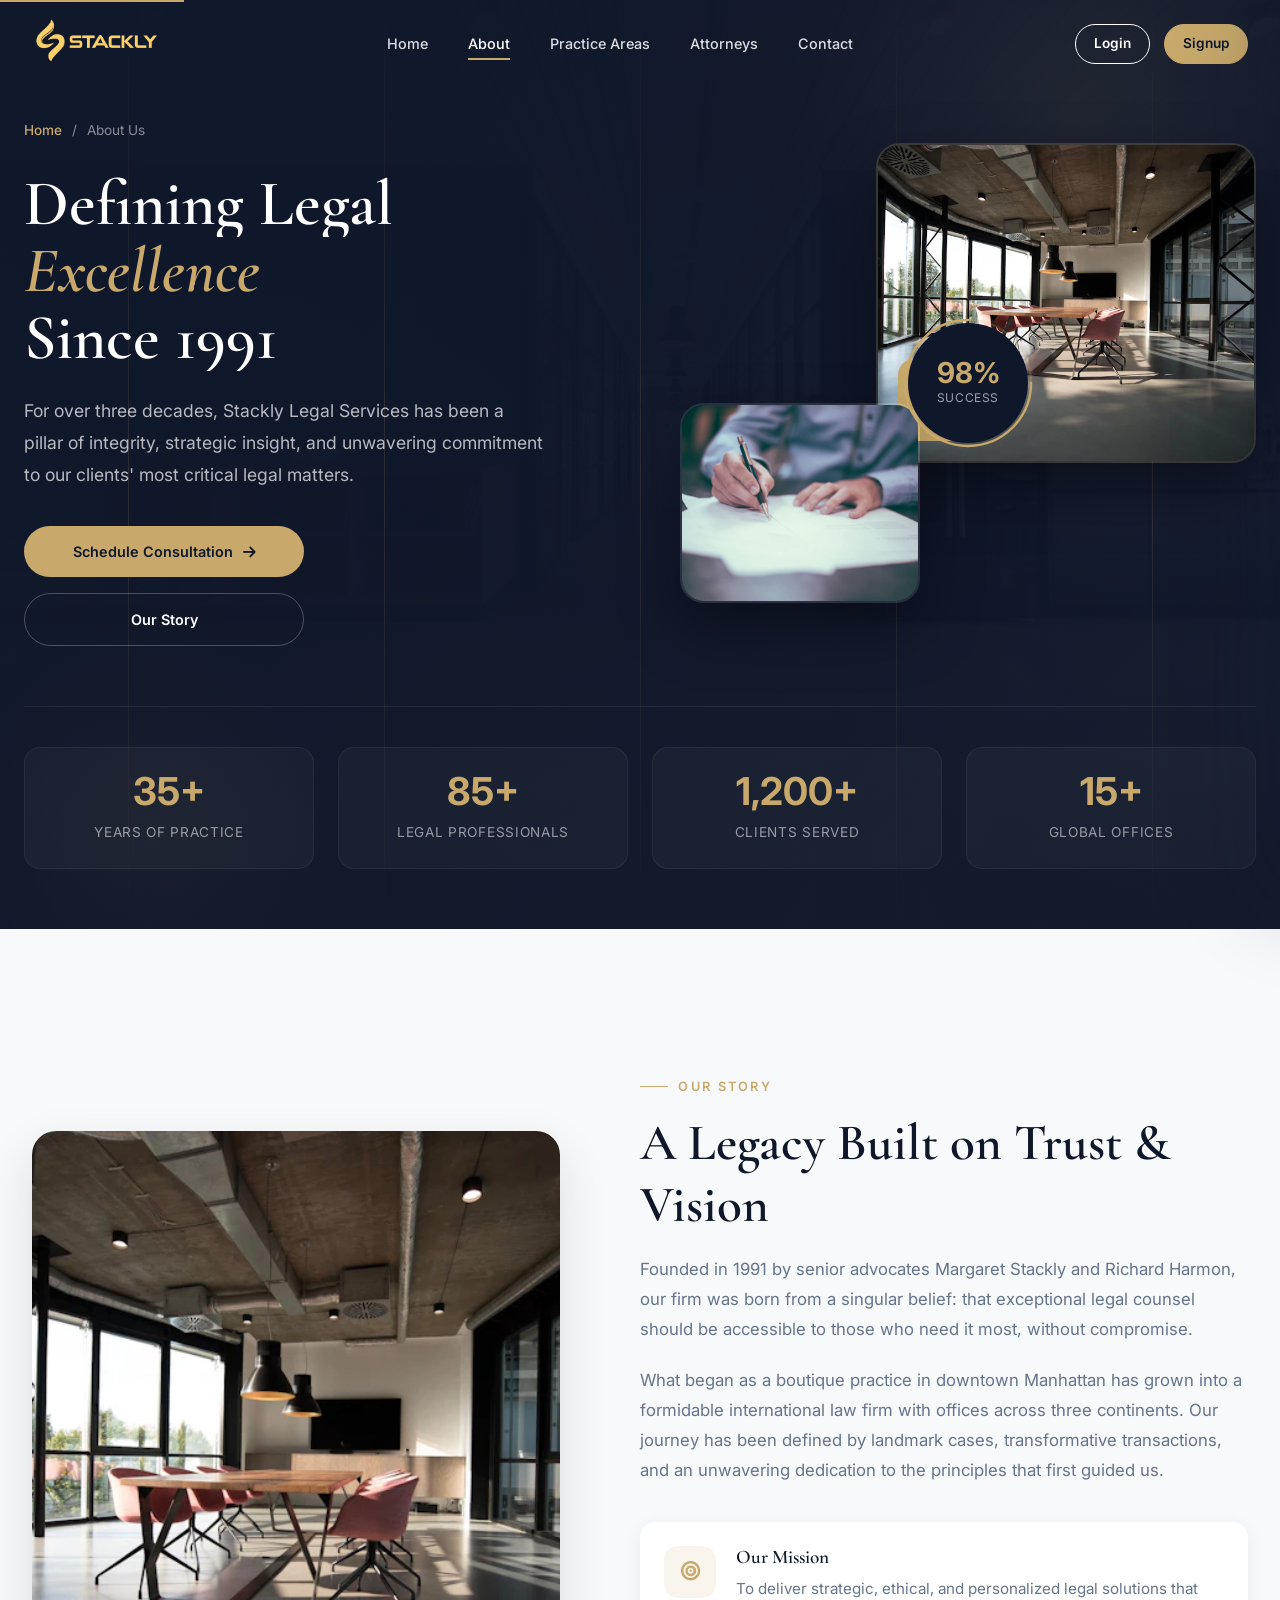
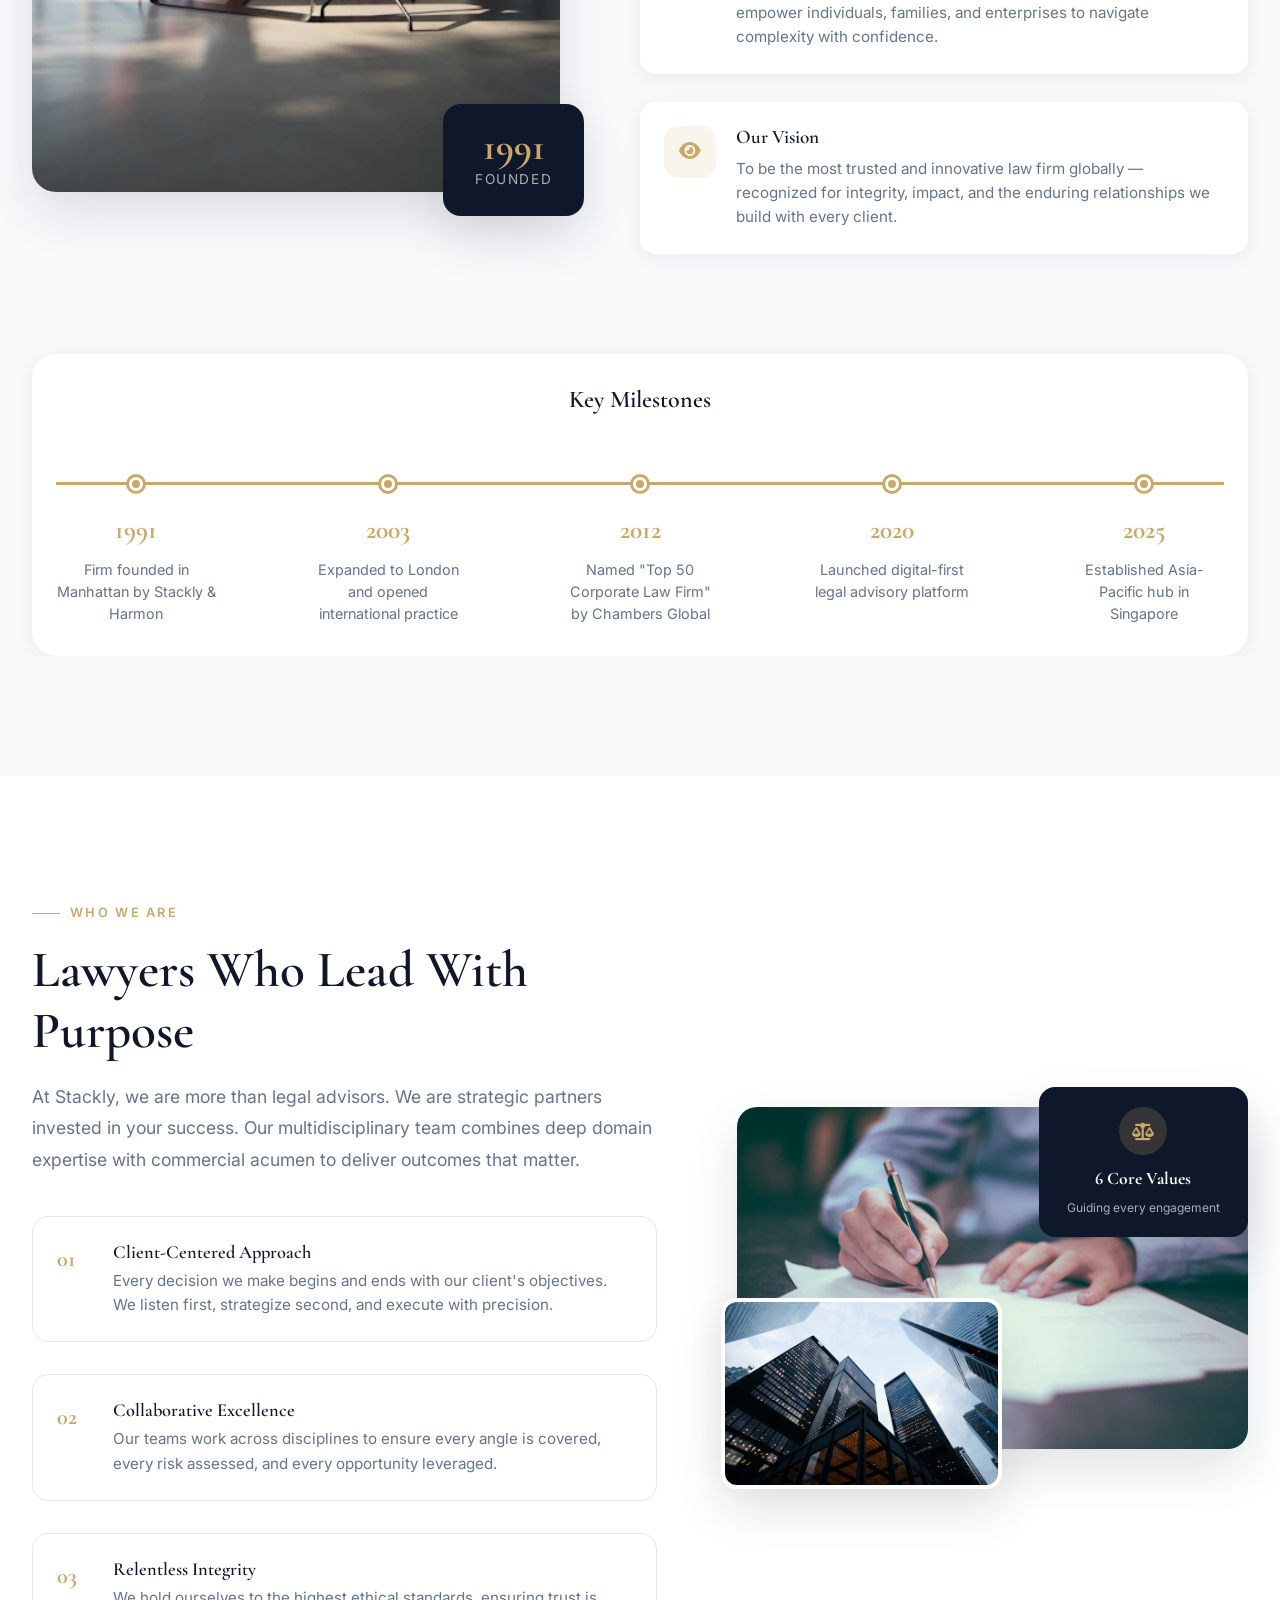
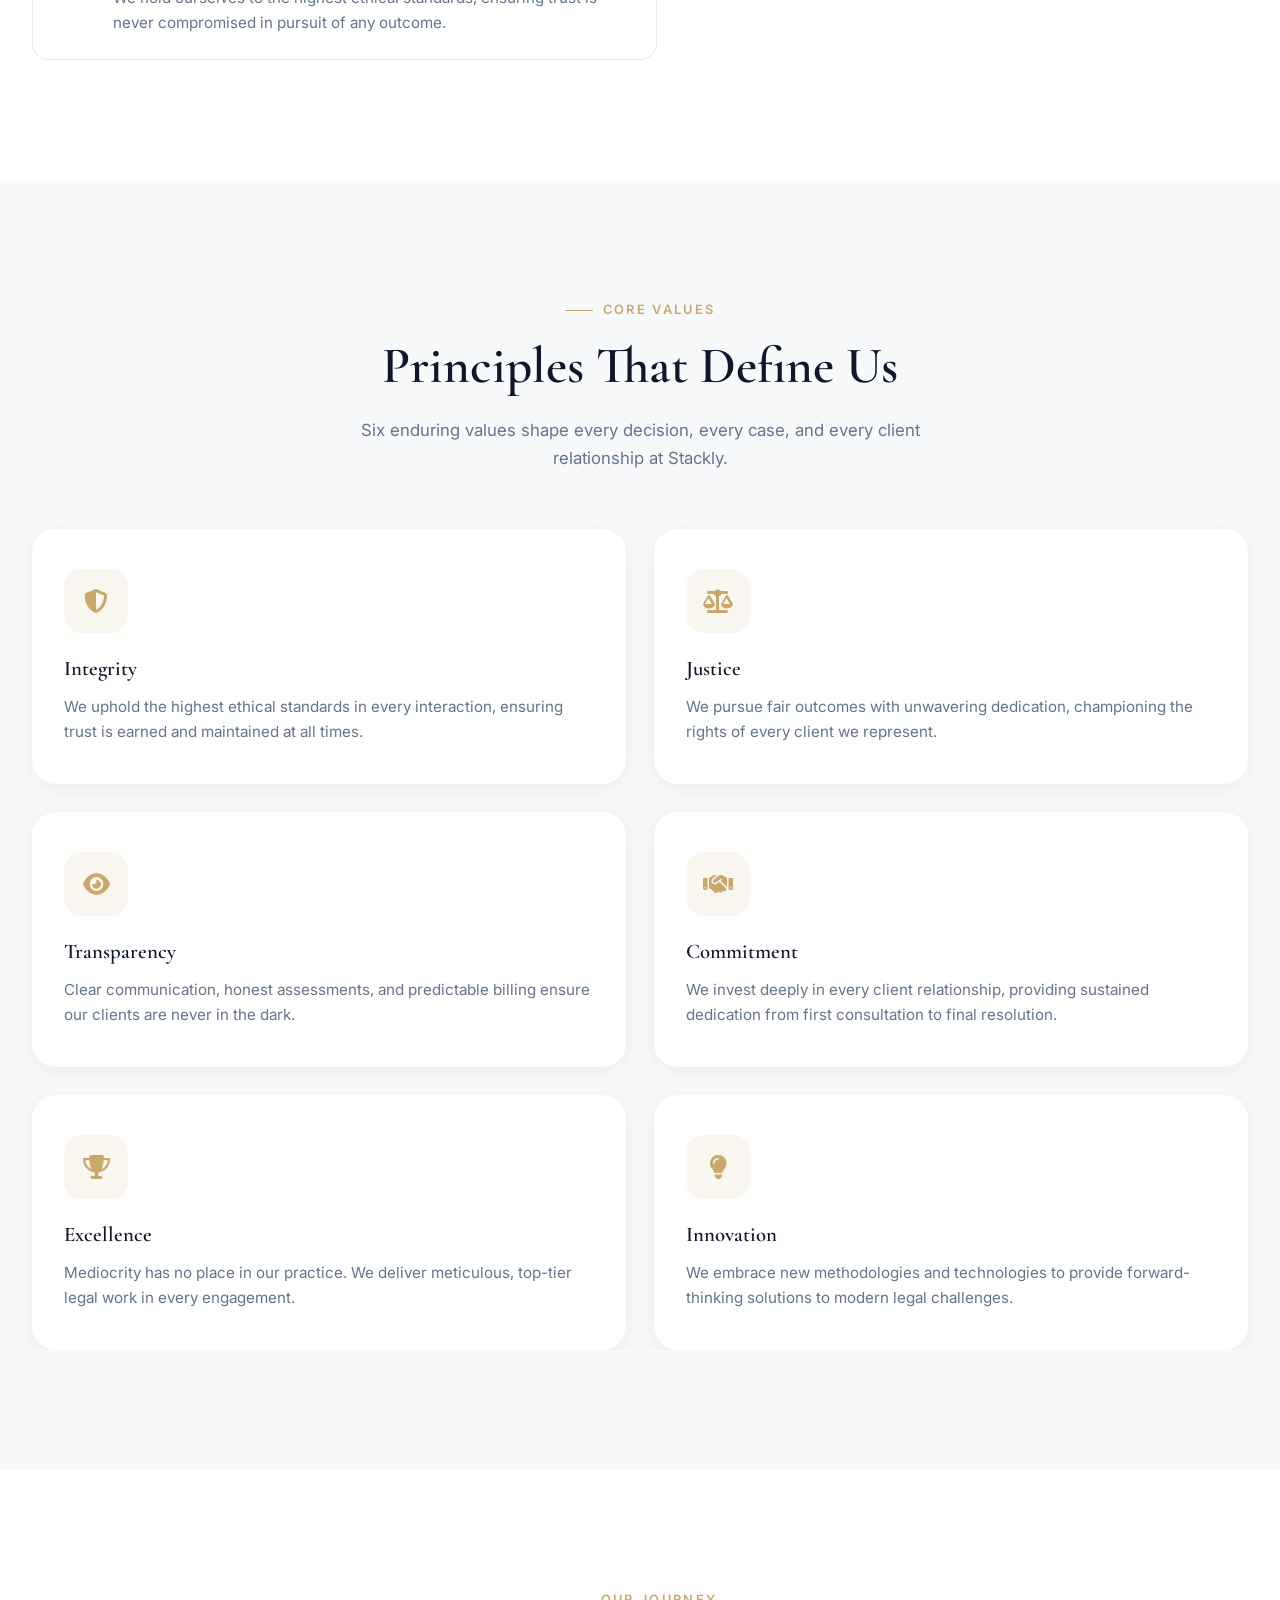
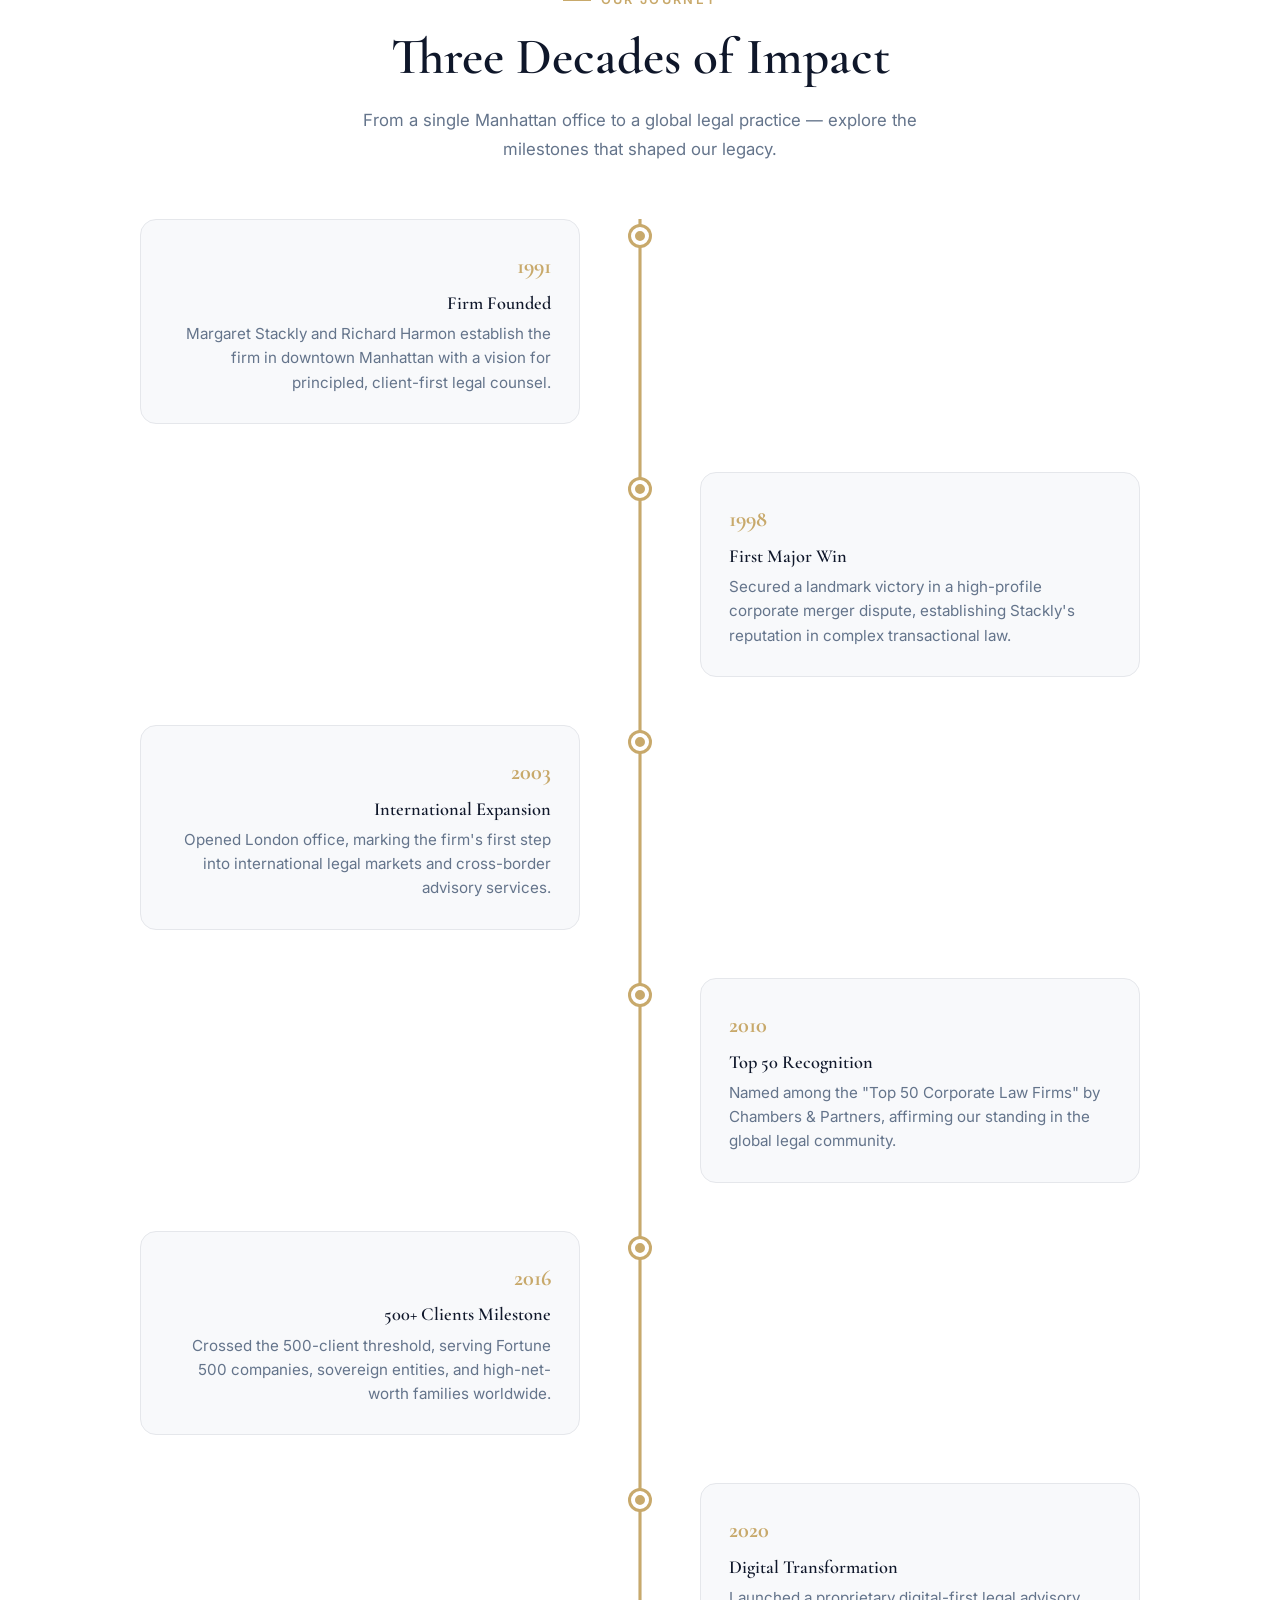
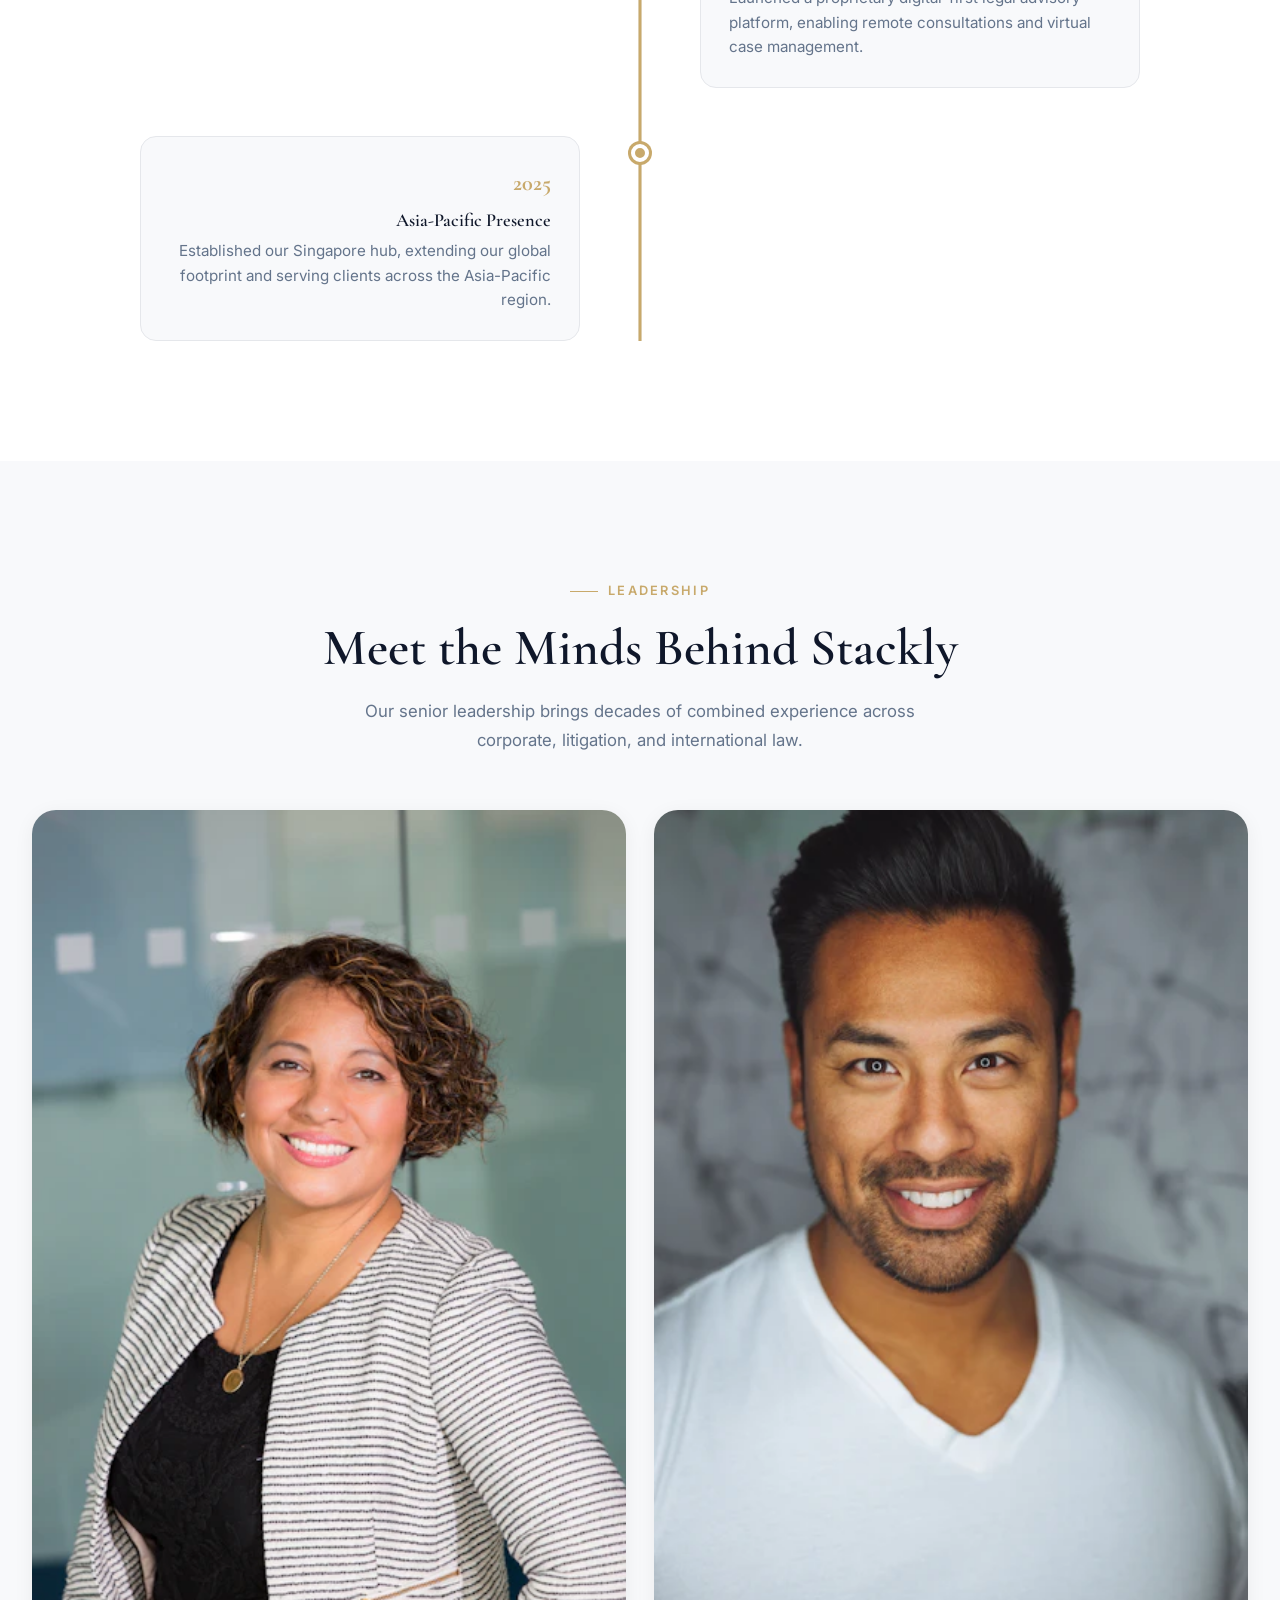
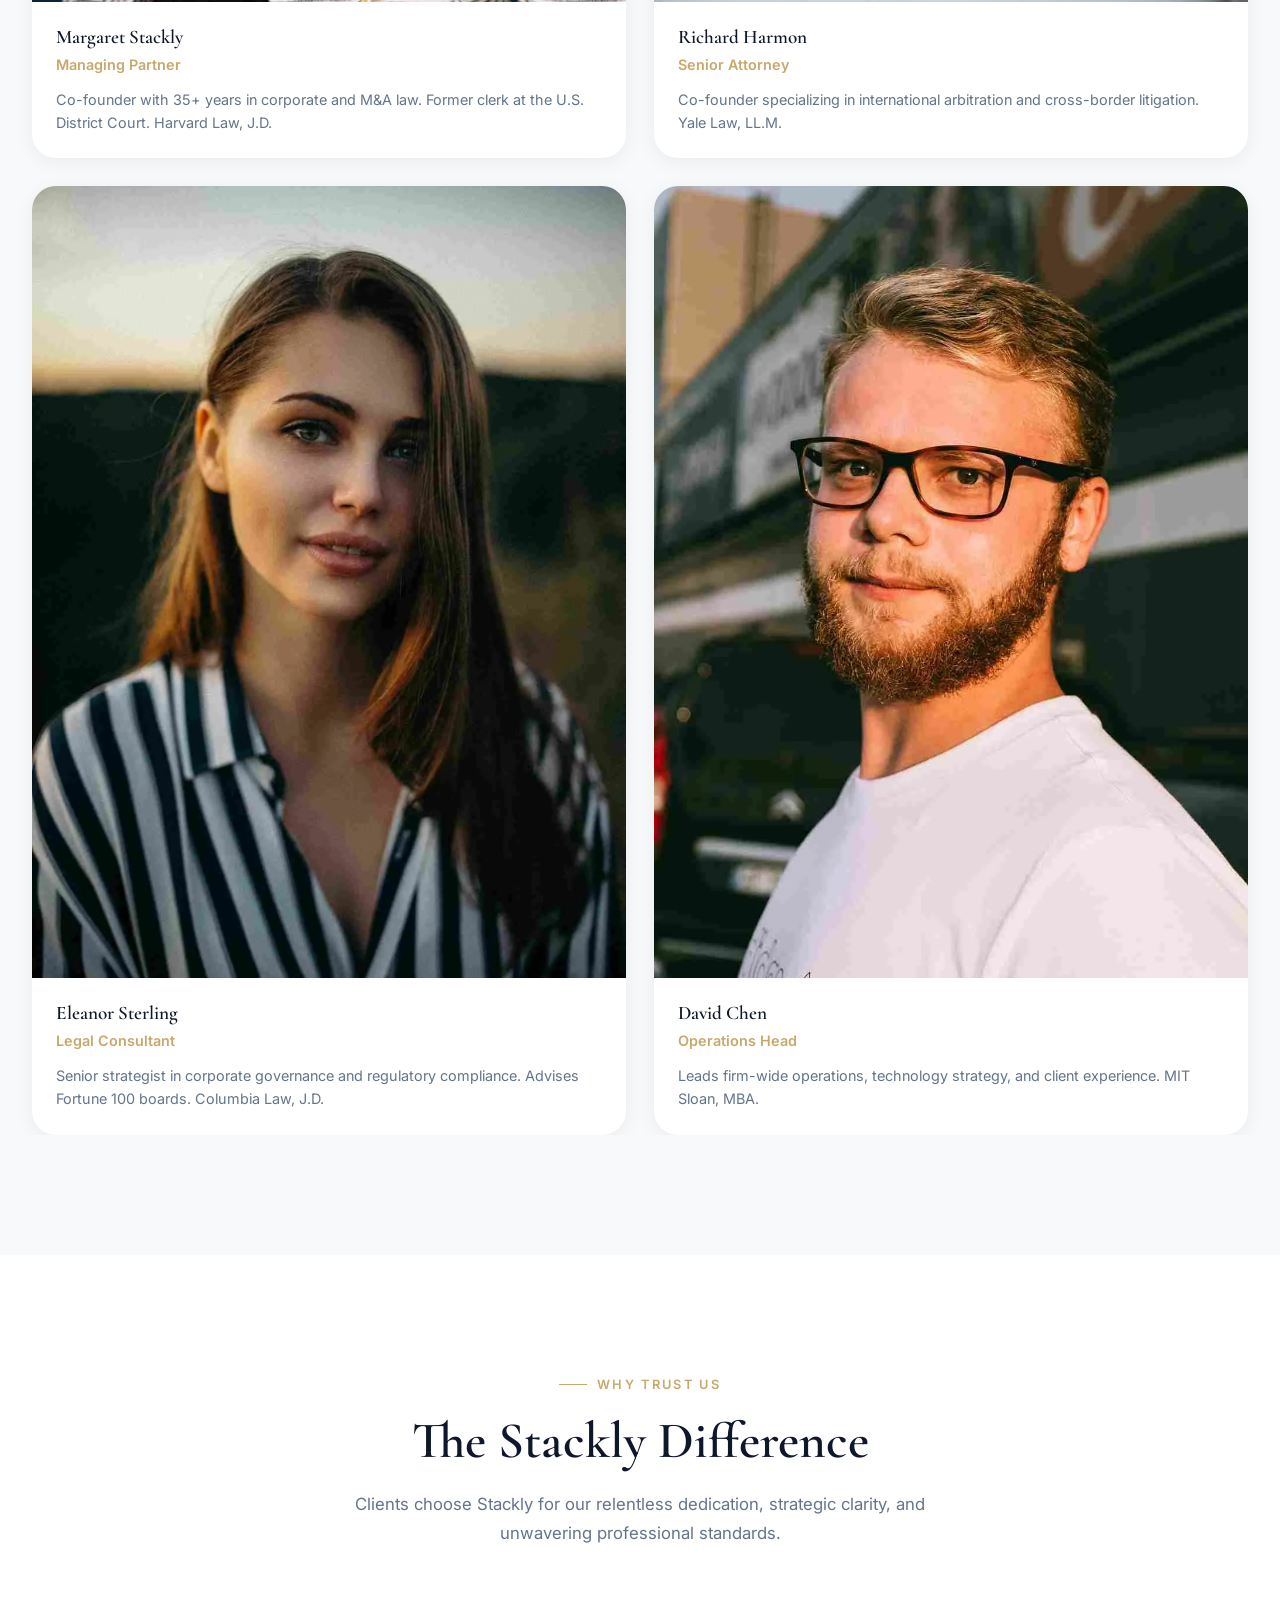
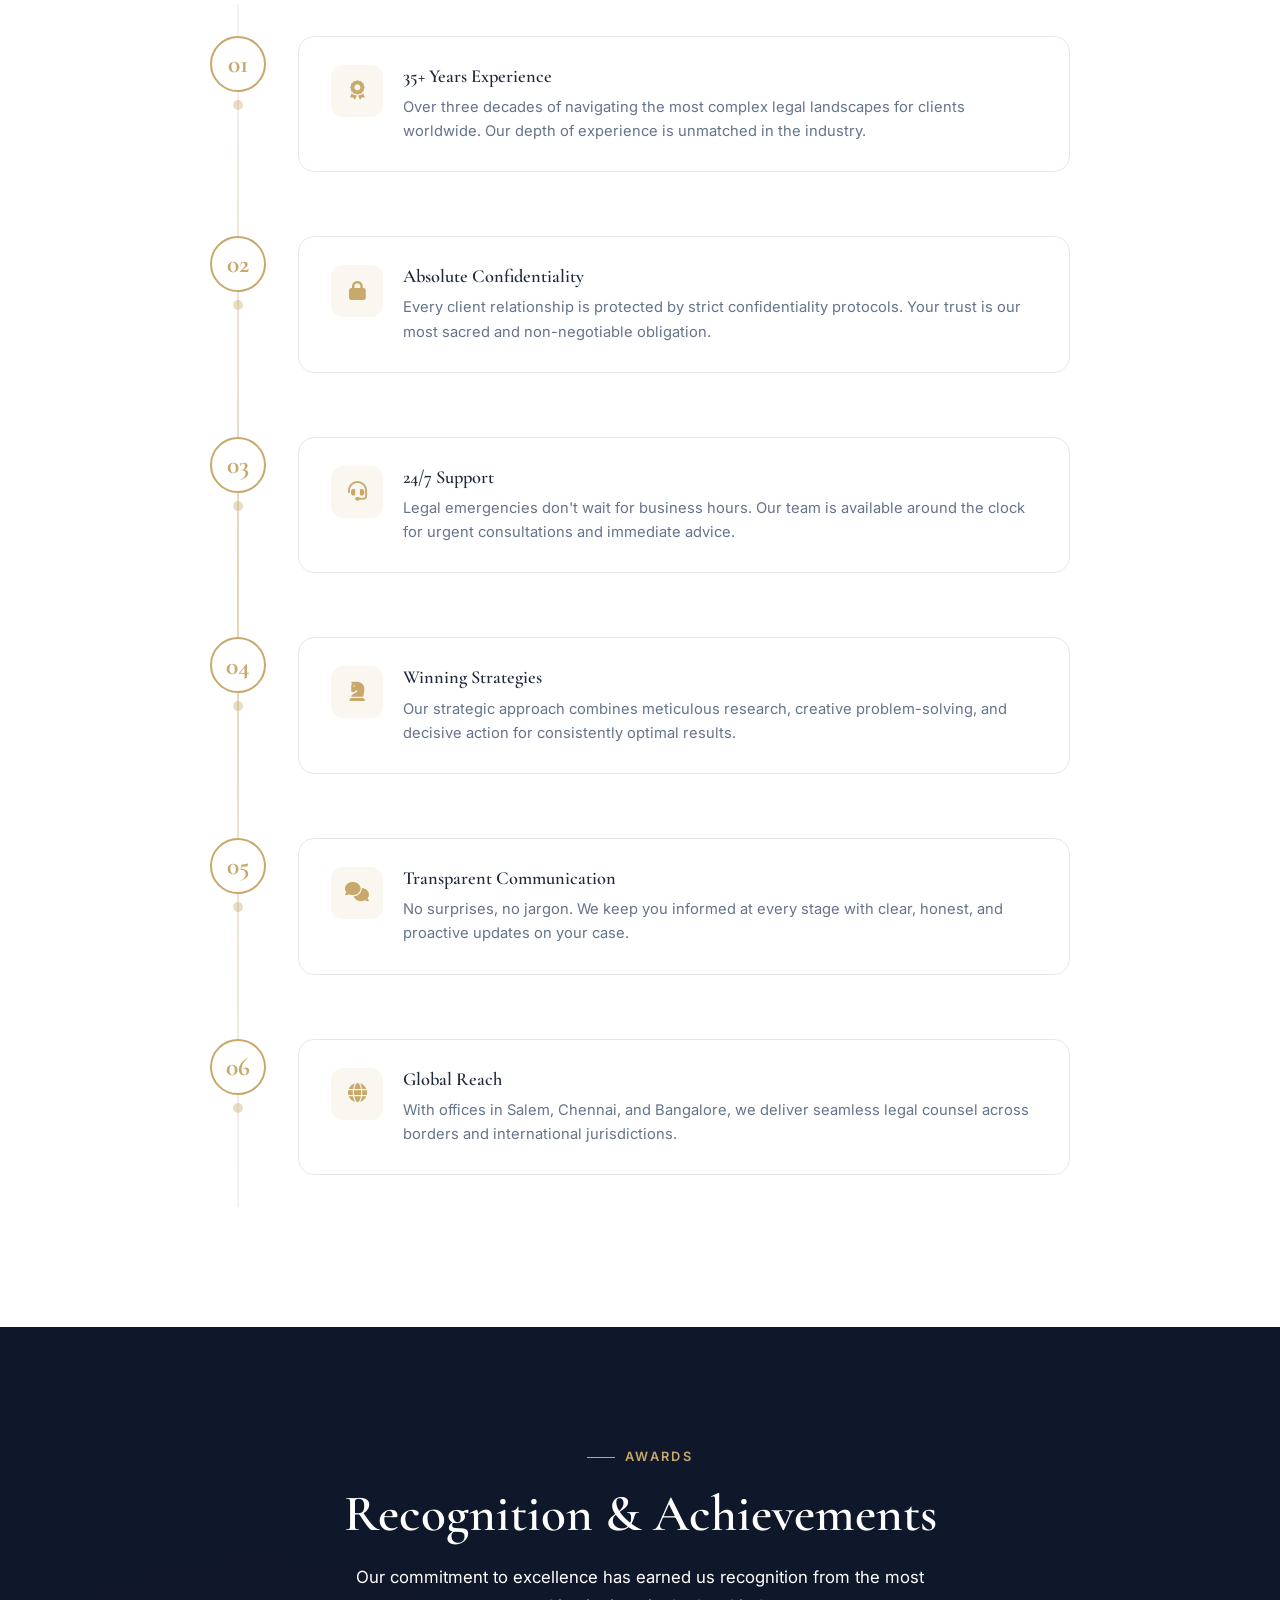
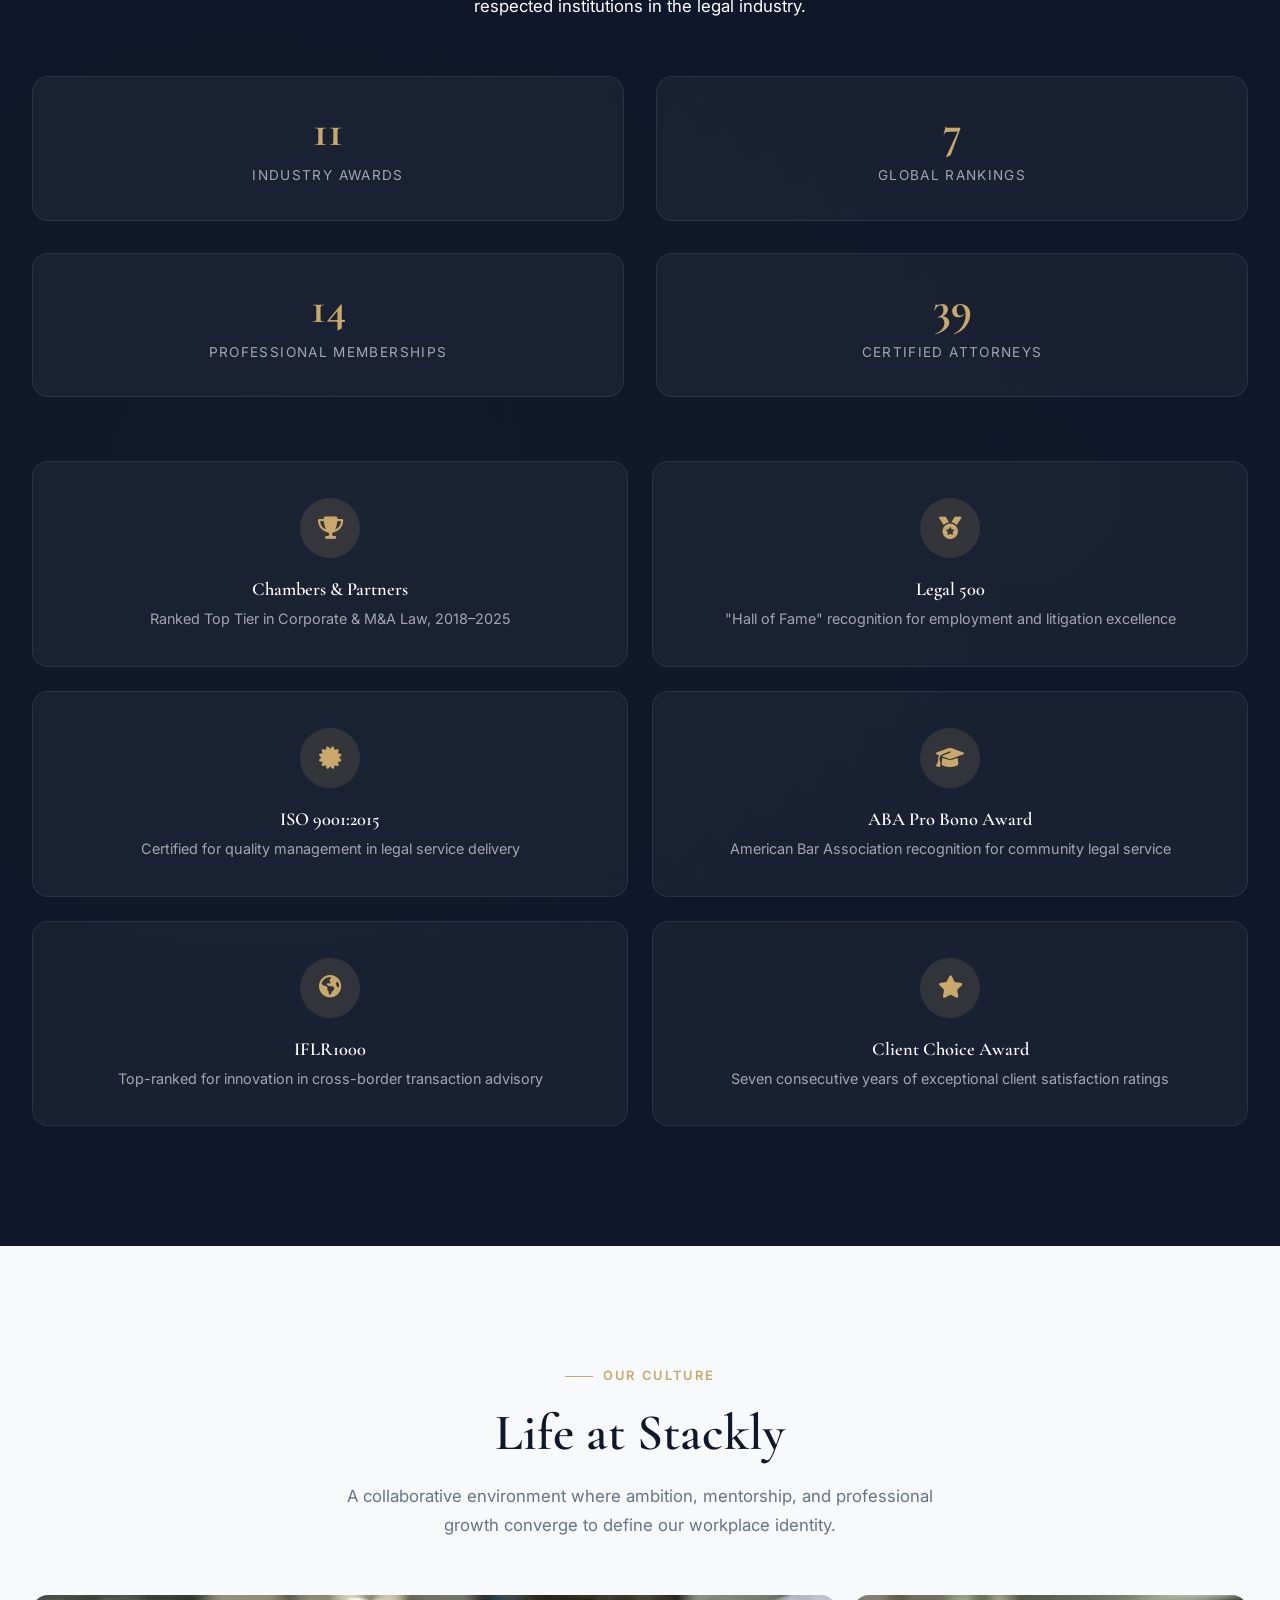
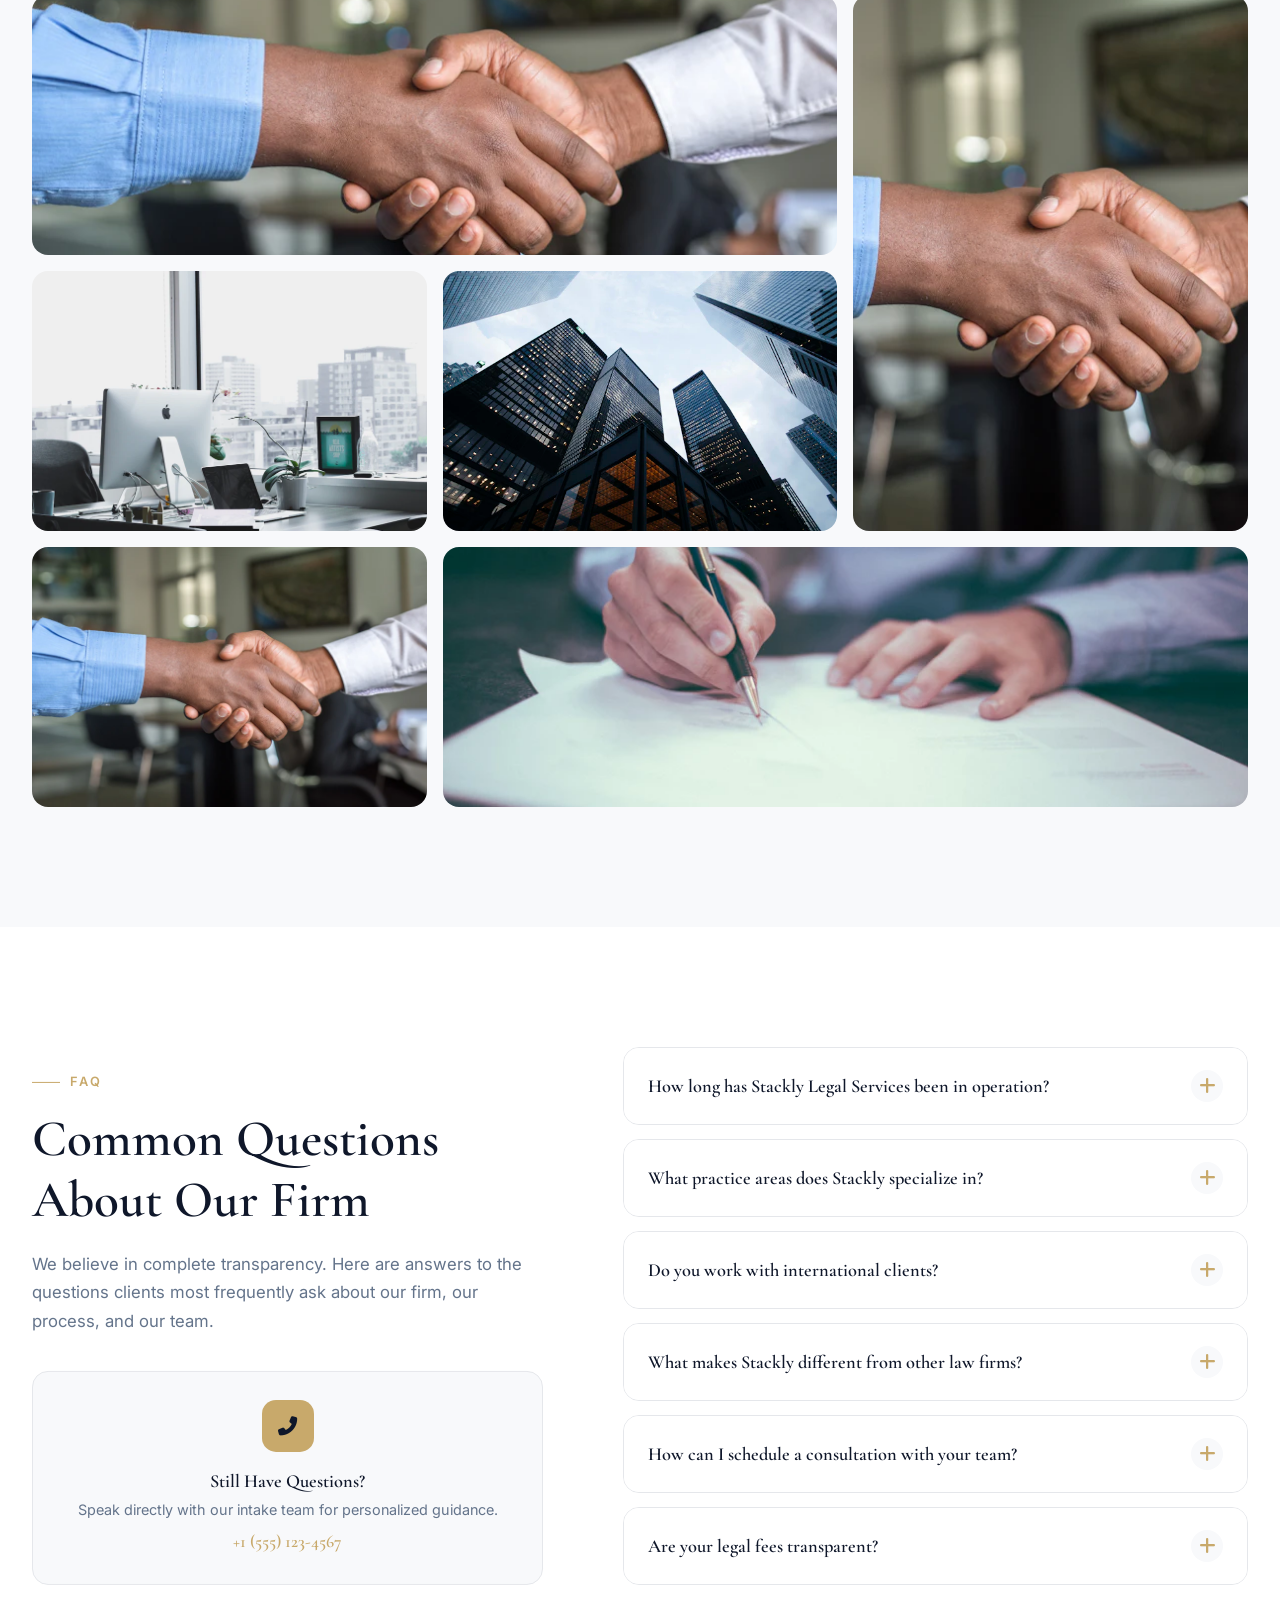
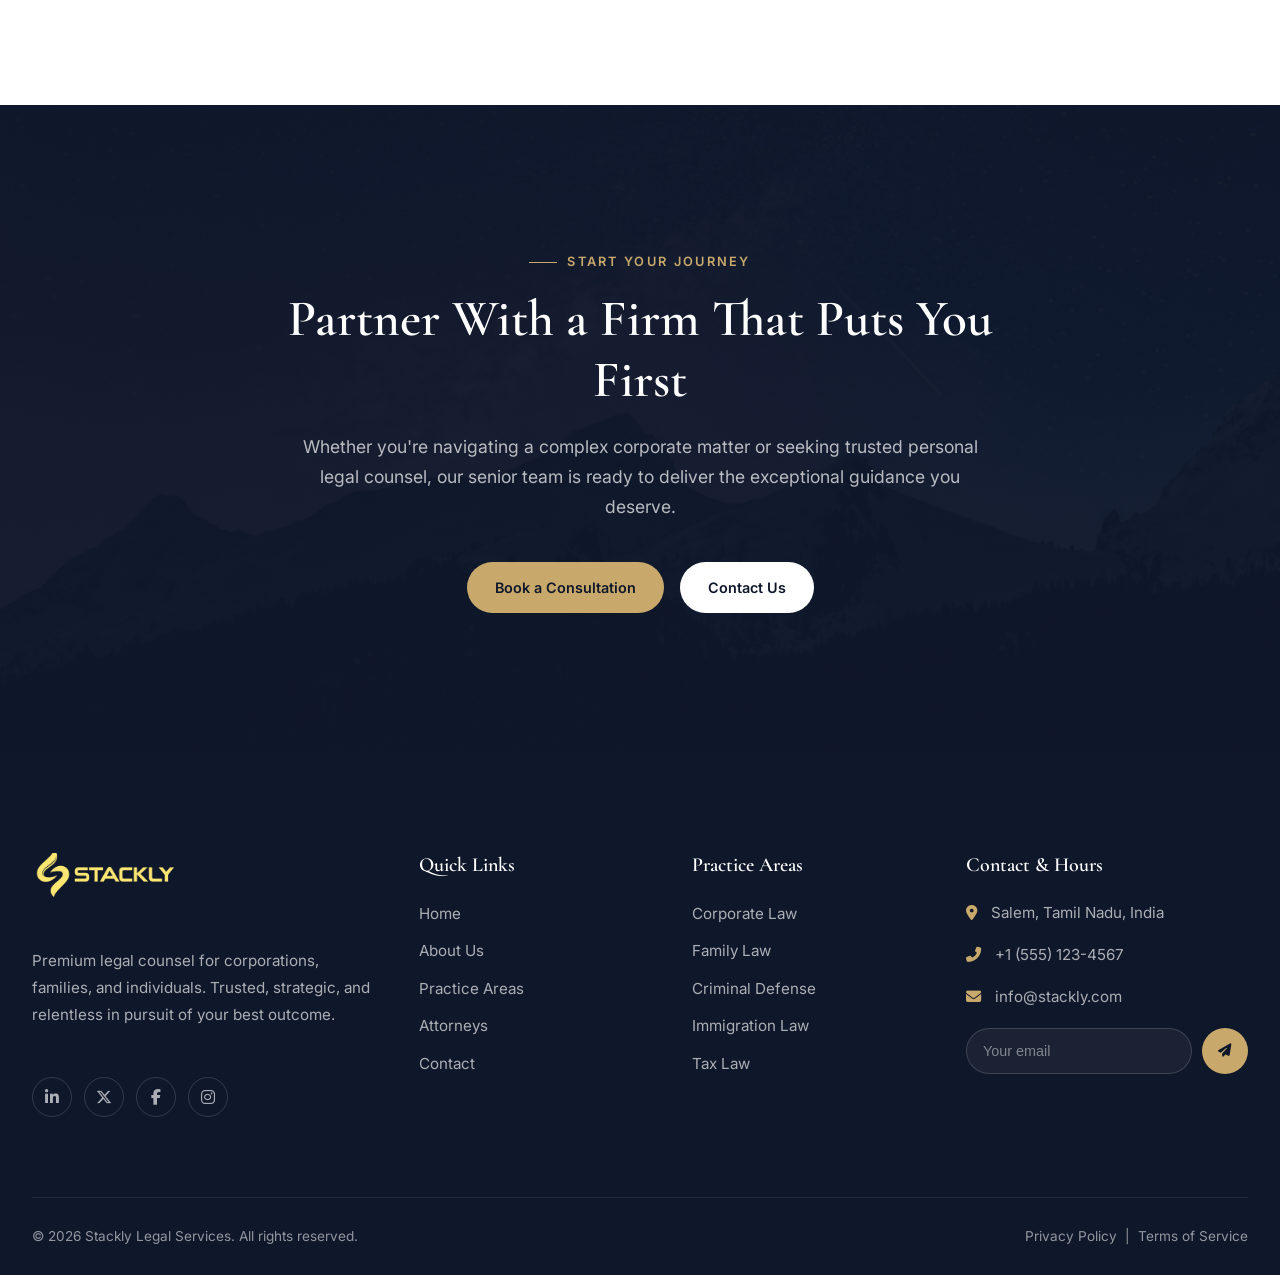
<file: about.html>
<!DOCTYPE html>
<html lang="en">
<head>
  <meta charset="UTF-8">
  <meta name="viewport" content="width=device-width, initial-scale=1.0">
  <meta name="description" content="Learn about Stackly Legal Services — a premium international law firm with over 35 years of legal excellence, integrity, and client-focused counsel.">
  <meta name="keywords" content="about stackly, law firm history, legal team, corporate law firm, premium legal services, law firm leadership">
  <meta name="author" content="Stackly Legal Services">
  <meta name="theme-color" content="#0F172A">

  <!-- Open Graph -->
  <meta property="og:title" content="About Us | Stackly Legal Services — Premium International Law Firm">
  <meta property="og:description" content="Discover our story, values, and the team behind one of the most trusted names in corporate and international law.">
  <meta property="og:type" content="website">
  <meta property="og:url" content="https://www.stacklylegal.com/about.html">
  <meta property="og:image" content="https://www.stacklylegal.com/assets/images/about-hero.webp">

  <!-- Twitter Card -->
  <meta name="twitter:card" content="summary_large_image">
  <meta name="twitter:title" content="About Us | Stackly Legal Services">
  <meta name="twitter:description" content="Premium international law firm with over 35 years of legal excellence.">
  <meta name="twitter:image" content="https://www.stacklylegal.com/assets/images/about-hero.webp">

  <link rel="canonical" href="https://www.stacklylegal.com/about.html">
  

  <title>About Us | Stackly Legal Services — Our Story &amp; Leadership</title>

  <!-- Google Fonts -->
  <link rel="preconnect" href="https://fonts.googleapis.com">
  <link rel="preconnect" href="https://fonts.gstatic.com" crossorigin>
  <link href="https://fonts.googleapis.com/css2?family=Cormorant+Garamond:wght@400;500;600;700&family=Inter:wght@300;400;500;600;700&display=swap" rel="stylesheet">

  <!-- Font Awesome -->
  <link rel="stylesheet" href="https://cdnjs.cloudflare.com/ajax/libs/font-awesome/6.5.1/css/all.min.css" integrity="sha512-DTOQO9RWCH3ppGqcWaEA1BIZOC6xxalwEsw9c2QQeAIftl+Vegovlnee1c9QX4TctnWMn13TZye+giMm8e2LwA==" crossorigin="anonymous" referrerpolicy="no-referrer">

  <!-- Stylesheets -->
  <link rel="stylesheet" href="css/shared.css">
  <link rel="stylesheet" href="css/about.css">

  <!-- Schema.org -->
  <script type="application/ld+json">
  {
    "@context": "https://schema.org",
    "@type": "AboutPage",
    "name": "About Stackly Legal Services",
    "url": "https://www.stacklylegal.com/about.html",
    "mainEntity": {
      "@type": "LegalService",
      "name": "Stackly Legal Services",
      "url": "https://www.stacklylegal.com/",
      "logo": "https://www.stacklylegal.com/assets/logo-stackly.webp",
      "description": "Premium international law firm with over 35 years of legal excellence, integrity, and client-focused counsel.",
      "foundingDate": "1991",
      "numberOfEmployees": {
        "@type": "QuantitativeValue",
        "value": 85
      },
      "address": {
        "@type": "PostalAddress",
        "streetAddress": "Salem, Tamil Nadu",
        "addressLocality": "Salem",
        "addressRegion": "NY",
        "postalCode": "10001",
        "addressCountry": "US"
      },
      "telephone": "+1-555-123-4567"
    }
  }
  </script>
</head>
<body>
  <!-- Skip to main content -->
  <a href="#main" class="skip-link">Skip to main content</a>

  <!-- Scroll Progress -->
  <div class="scroll-progress" id="scrollProgress" aria-hidden="true"></div>

  <!-- Header -->
  <header class="header header--transparent" id="header" role="banner">
    <div class="header__container">
      <a href="index.html" class="header__logo" aria-label="Stackly Legal Services home">
        <img src="assets/logo-stackly.webp" alt="Stackly Legal Services logo" width="104" height="104" loading="eager">
        
      </a>

      <nav class="header__nav" aria-label="Main navigation">
        <a href="index.html" class="header__nav-link">Home</a>
        <a href="about.html" class="header__nav-link active">About</a>
        <a href="practice-areas.html" class="header__nav-link">Practice Areas</a>
        <a href="attorneys.html" class="header__nav-link">Attorneys</a>
        <a href="contact.html" class="header__nav-link">Contact</a>
      </nav>

      <div class="header__actions">
        <a href="login.html" class="header__btn header__btn--login">Login</a>
        <a href="signup.html" class="header__btn header__btn--signup">Signup</a>
      </div>

      <button class="hamburger" id="hamburger" aria-label="Toggle navigation menu" aria-expanded="false" aria-controls="mobileDrawer">
        <span class="hamburger__box" aria-hidden="true">
          <span class="hamburger__line"></span>
          <span class="hamburger__line"></span>
          <span class="hamburger__line"></span>
        </span>
        <span class="hamburger__label">Menu</span>
      </button>
    </div>
  </header>

  <!-- Mobile Drawer -->
  <div class="mobile-drawer" id="mobileDrawer" role="dialog" aria-modal="true" aria-label="Mobile navigation">
    <div class="mobile-drawer__bg" aria-hidden="true"></div>
    <div class="mobile-drawer__inner">
      <div class="mobile-drawer__header">
        <a href="index.html" class="mobile-drawer__logo" aria-label="Stackly Legal Services home">
          <img src="assets/logo-stackly.webp" alt="" width="88" height="88" loading="lazy">
          
        </a>
      </div>

      <button class="mobile-drawer__close" id="mobileDrawerClose" aria-label="Close navigation menu" type="button">
        <span class="mobile-drawer__close-icon" aria-hidden="true">×</span>
      </button>

      <nav class="mobile-drawer__nav" aria-label="Mobile menu">
        <a href="index.html" class="mobile-drawer__link">
          <span class="mobile-drawer__num">01</span>
          <span class="mobile-drawer__label">Home</span>
        </a>
        <a href="about.html" class="mobile-drawer__link active">
          <span class="mobile-drawer__num">02</span>
          <span class="mobile-drawer__label">About</span>
        </a>
        <a href="practice-areas.html" class="mobile-drawer__link">
          <span class="mobile-drawer__num">03</span>
          <span class="mobile-drawer__label">Practice Areas</span>
        </a>
        <a href="attorneys.html" class="mobile-drawer__link">
          <span class="mobile-drawer__num">04</span>
          <span class="mobile-drawer__label">Attorneys</span>
        </a>
        <a href="contact.html" class="mobile-drawer__link">
          <span class="mobile-drawer__num">05</span>
          <span class="mobile-drawer__label">Contact</span>
        </a>
      </nav>

      <div class="mobile-drawer__footer">
        <div class="mobile-drawer__contact">
          <a href="tel:+15551234567" class="mobile-drawer__contact-item">
            <i class="fas fa-phone-alt" aria-hidden="true"></i>
            <span>+1 (555) 123-4567</span>
          </a>
          <a href="mailto:info@stackly.com" class="mobile-drawer__contact-item">
            <i class="fas fa-envelope" aria-hidden="true"></i>
            <span>info@stackly.com</span>
          </a>
        </div>
        <div class="mobile-drawer__social" aria-label="Social media">
          <a href="404.html" aria-label="LinkedIn"><i class="fab fa-linkedin-in" aria-hidden="true"></i></a>
          <a href="404.html" aria-label="X"><i class="fab fa-x-twitter" aria-hidden="true"></i></a>
          <a href="404.html" aria-label="Facebook"><i class="fab fa-facebook-f" aria-hidden="true"></i></a>
        </div>
        <div class="mobile-drawer__actions">
          <a href="login.html" class="btn btn-secondary mobile-drawer__btn">Login</a>
          <a href="signup.html" class="btn btn-primary mobile-drawer__btn">Signup</a>
        </div>
      </div>
    </div>
  </div>
  <div class="mobile-drawer__overlay" id="mobileOverlay" aria-hidden="true"></div>

  <!-- Main Content -->
  <main id="main">

    <!-- Section 1: Premium About Hero -->
    <section class="about-hero" id="about-hero" aria-label="About hero">
      <div class="about-hero__bg">
        <img src="assets/images/about-hero.webp" alt="" loading="eager" aria-hidden="true">
      </div>
      <div class="about-hero__overlay" aria-hidden="true"></div>
      <div class="about-hero__lines" aria-hidden="true">
        <span></span><span></span><span></span><span></span><span></span>
      </div>
      <div class="about-hero__glow about-hero__glow--1" aria-hidden="true"></div>
      <div class="about-hero__glow about-hero__glow--2" aria-hidden="true"></div>

      <div class="about-hero__container">
        <div class="about-hero__grid">
          <div class="about-hero__content">
            <nav class="about-hero__breadcrumb" aria-label="Breadcrumb">
              <a href="index.html">Home</a>
              <span aria-hidden="true">/</span>
              <span aria-current="page">About Us</span>
            </nav>
            <h1 class="about-hero__title">
              <span class="about-hero__title-line">Defining Legal</span>
              <span class="about-hero__title-line about-hero__title-line--accent">Excellence</span>
              <span class="about-hero__title-line">Since 1991</span>
            </h1>
            <p class="about-hero__desc">For over three decades, Stackly Legal Services has been a pillar of integrity, strategic insight, and unwavering commitment to our clients' most critical legal matters.</p>
            <div class="about-hero__actions">
              <a href="404.html" class="btn btn-primary">
                <span>Schedule Consultation</span>
                <i class="fas fa-arrow-right" aria-hidden="true"></i>
              </a>
              <a href="#our-story" class="btn btn-outline">
                <span>Our Story</span>
              </a>
            </div>
          </div>
          <div class="about-hero__visual">
            <div class="about-hero__image-card about-hero__image-card--main">
              <img src="assets/images/our-story.webp" alt="Stackly Legal Services founding moment" loading="eager">
              <div class="about-hero__image-badge">
                <span class="about-hero__image-badge-number">35+</span>
                <span class="about-hero__image-badge-text">Years</span>
              </div>
            </div>
            <div class="about-hero__image-card about-hero__image-card--floating">
              <img src="assets/images/consultation.webp" alt="Legal consultation in progress" loading="eager">
            </div>
            <div class="about-hero__stats-ring" aria-hidden="true">
              <svg viewBox="0 0 120 120">
                <circle cx="60" cy="60" r="54" fill="none" stroke="rgba(200,169,107,0.2)" stroke-width="2"/>
                <circle cx="60" cy="60" r="54" fill="none" stroke="var(--color-secondary)" stroke-width="2" stroke-dasharray="339.3" stroke-dashoffset="85" stroke-linecap="round" class="about-hero__stats-circle"/>
              </svg>
              <div class="about-hero__stats-ring-content">
                <span class="about-hero__stats-ring-number" data-counter data-target="98" data-suffix="%">0</span>
                <span class="about-hero__stats-ring-label">Success</span>
              </div>
            </div>
          </div>
        </div>
        <div class="about-hero__bottom-stats">
          <div class="about-hero__stat" style="--delay: 0.1s">
            <span class="about-hero__stat-number" data-counter data-target="35" data-suffix="+">0</span>
            <span class="about-hero__stat-label">Years of Practice</span>
          </div>
          <div class="about-hero__stat" style="--delay: 0.2s">
            <span class="about-hero__stat-number" data-counter data-target="85" data-suffix="+">0</span>
            <span class="about-hero__stat-label">Legal Professionals</span>
          </div>
          <div class="about-hero__stat" style="--delay: 0.3s">
            <span class="about-hero__stat-number" data-counter data-target="1200" data-suffix="+">0</span>
            <span class="about-hero__stat-label">Clients Served</span>
          </div>
          <div class="about-hero__stat" style="--delay: 0.4s">
            <span class="about-hero__stat-number" data-counter data-target="15" data-suffix="+">0</span>
            <span class="about-hero__stat-label">Global Offices</span>
          </div>
        </div>
      </div>
    </section>

    <!-- Section 2: Our Story -->
    <section class="story" id="our-story" aria-label="Our story">
      <div class="container">
        <div class="story__grid">
          <div class="story__image-col animate-on-scroll">
            <div class="story__image-wrapper">
              <img src="assets/images/our-story.webp" alt="Vintage photograph of the original Stackly Legal office in downtown Manhattan" loading="lazy">
            </div>
            <div class="story__year-badge">
              <span class="story__year">1991</span>
              <span class="story__year-text">Founded</span>
            </div>
          </div>
          <div class="story__content-col animate-on-scroll">
            <span class="section-label">Our Story</span>
            <h2 class="section-title">A Legacy Built on Trust & Vision</h2>
            <p class="story__text">Founded in 1991 by senior advocates Margaret Stackly and Richard Harmon, our firm was born from a singular belief: that exceptional legal counsel should be accessible to those who need it most, without compromise.</p>
            <p class="story__text">What began as a boutique practice in downtown Manhattan has grown into a formidable international law firm with offices across three continents. Our journey has been defined by landmark cases, transformative transactions, and an unwavering dedication to the principles that first guided us.</p>

            <div class="story__pillars">
              <div class="story__pillar">
                <div class="story__pillar-icon"><i class="fas fa-bullseye" aria-hidden="true"></i></div>
                <div>
                  <h3>Our Mission</h3>
                  <p>To deliver strategic, ethical, and personalized legal solutions that empower individuals, families, and enterprises to navigate complexity with confidence.</p>
                </div>
              </div>
              <div class="story__pillar">
                <div class="story__pillar-icon"><i class="fas fa-eye" aria-hidden="true"></i></div>
                <div>
                  <h3>Our Vision</h3>
                  <p>To be the most trusted and innovative law firm globally — recognized for integrity, impact, and the enduring relationships we build with every client.</p>
                </div>
              </div>
            </div>
          </div>
        </div>

        <div class="story__milestones animate-on-scroll">
          <h3 class="story__milestones-title">Key Milestones</h3>
          <div class="story__milestones-track">
            <div class="story__milestone">
              <span class="story__milestone-year">1991</span>
              <p>Firm founded in Manhattan by Stackly & Harmon</p>
            </div>
            <div class="story__milestone">
              <span class="story__milestone-year">2003</span>
              <p>Expanded to London and opened international practice</p>
            </div>
            <div class="story__milestone">
              <span class="story__milestone-year">2012</span>
              <p>Named "Top 50 Corporate Law Firm" by Chambers Global</p>
            </div>
            <div class="story__milestone">
              <span class="story__milestone-year">2020</span>
              <p>Launched digital-first legal advisory platform</p>
            </div>
            <div class="story__milestone">
              <span class="story__milestone-year">2025</span>
              <p>Established Asia-Pacific hub in Singapore</p>
            </div>
          </div>
        </div>
      </div>
    </section>

    <!-- Section 3: Who We Are -->
    <section class="who-we-are" id="who-we-are" aria-label="Who we are">
      <div class="container">
        <div class="who-we-are__grid">
          <div class="who-we-are__content animate-on-scroll">
            <span class="section-label">Who We Are</span>
            <h2 class="section-title">Lawyers Who Lead With Purpose</h2>
            <p class="who-we-are__intro">At Stackly, we are more than legal advisors. We are strategic partners invested in your success. Our multidisciplinary team combines deep domain expertise with commercial acumen to deliver outcomes that matter.</p>

            <div class="who-we-are__philosophy">
              <div class="who-we-are__philosophy-item">
                <span class="who-we-are__philosophy-number">01</span>
                <div>
                  <h3>Client-Centered Approach</h3>
                  <p>Every decision we make begins and ends with our client's objectives. We listen first, strategize second, and execute with precision.</p>
                </div>
              </div>
              <div class="who-we-are__philosophy-item">
                <span class="who-we-are__philosophy-number">02</span>
                <div>
                  <h3>Collaborative Excellence</h3>
                  <p>Our teams work across disciplines to ensure every angle is covered, every risk assessed, and every opportunity leveraged.</p>
                </div>
              </div>
              <div class="who-we-are__philosophy-item">
                <span class="who-we-are__philosophy-number">03</span>
                <div>
                  <h3>Relentless Integrity</h3>
                  <p>We hold ourselves to the highest ethical standards, ensuring trust is never compromised in pursuit of any outcome.</p>
                </div>
              </div>
            </div>
          </div>
          <div class="who-we-are__visual animate-on-scroll">
            <div class="who-we-are__image-stack">
              <img src="assets/images/consultation.webp" alt="Senior partners discussing strategy in a boardroom" loading="lazy" class="who-we-are__img-1">
              <img src="assets/images/office.webp" alt="Stackly Legal Services modern office interior" loading="lazy" class="who-we-are__img-2">
            </div>
            <div class="who-we-are__values-badge">
              <div class="who-we-are__values-icon"><i class="fas fa-scale-balanced" aria-hidden="true"></i></div>
              <span>6 Core Values</span>
              <p>Guiding every engagement</p>
            </div>
          </div>
        </div>
      </div>
    </section>

    <!-- Section 4: Our Core Values -->
    <section class="values" id="core-values" aria-label="Our core values">
      <div class="container">
        <div class="section-header section-header--center animate-on-scroll">
          <span class="section-label">Core Values</span>
          <h2 class="section-title">Principles That Define Us</h2>
          <p class="section-subtitle">Six enduring values shape every decision, every case, and every client relationship at Stackly.</p>
        </div>

        <div class="values__grid">
          <article class="values__card animate-on-scroll" tabindex="0" aria-label="Integrity">
            <div class="values__card-icon"><i class="fas fa-shield-halved" aria-hidden="true"></i></div>
            <h3>Integrity</h3>
            <p>We uphold the highest ethical standards in every interaction, ensuring trust is earned and maintained at all times.</p>
            <div class="values__card-accent" aria-hidden="true"></div>
          </article>
          <article class="values__card animate-on-scroll" tabindex="0" aria-label="Justice">
            <div class="values__card-icon"><i class="fas fa-scale-balanced" aria-hidden="true"></i></div>
            <h3>Justice</h3>
            <p>We pursue fair outcomes with unwavering dedication, championing the rights of every client we represent.</p>
            <div class="values__card-accent" aria-hidden="true"></div>
          </article>
          <article class="values__card animate-on-scroll" tabindex="0" aria-label="Transparency">
            <div class="values__card-icon"><i class="fas fa-eye" aria-hidden="true"></i></div>
            <h3>Transparency</h3>
            <p>Clear communication, honest assessments, and predictable billing ensure our clients are never in the dark.</p>
            <div class="values__card-accent" aria-hidden="true"></div>
          </article>
          <article class="values__card animate-on-scroll" tabindex="0" aria-label="Commitment">
            <div class="values__card-icon"><i class="fas fa-handshake" aria-hidden="true"></i></div>
            <h3>Commitment</h3>
            <p>We invest deeply in every client relationship, providing sustained dedication from first consultation to final resolution.</p>
            <div class="values__card-accent" aria-hidden="true"></div>
          </article>
          <article class="values__card animate-on-scroll" tabindex="0" aria-label="Excellence">
            <div class="values__card-icon"><i class="fas fa-trophy" aria-hidden="true"></i></div>
            <h3>Excellence</h3>
            <p>Mediocrity has no place in our practice. We deliver meticulous, top-tier legal work in every engagement.</p>
            <div class="values__card-accent" aria-hidden="true"></div>
          </article>
          <article class="values__card animate-on-scroll" tabindex="0" aria-label="Innovation">
            <div class="values__card-icon"><i class="fas fa-lightbulb" aria-hidden="true"></i></div>
            <h3>Innovation</h3>
            <p>We embrace new methodologies and technologies to provide forward-thinking solutions to modern legal challenges.</p>
            <div class="values__card-accent" aria-hidden="true"></div>
          </article>
        </div>
      </div>
    </section>

    <!-- Section 5: Our Journey Timeline -->
    <section class="journey" id="journey" aria-label="Our journey timeline">
      <div class="container">
        <div class="section-header section-header--center animate-on-scroll">
          <span class="section-label">Our Journey</span>
          <h2 class="section-title">Three Decades of Impact</h2>
          <p class="section-subtitle">From a single Manhattan office to a global legal practice — explore the milestones that shaped our legacy.</p>
        </div>

        <div class="journey__timeline" role="list" aria-label="Company timeline">
          <div class="journey__line" aria-hidden="true"></div>

          <div class="journey__item animate-on-scroll" role="listitem">
            <div class="journey__marker" aria-hidden="true"></div>
            <div class="journey__card">
              <span class="journey__year">1991</span>
              <h3>Firm Founded</h3>
              <p>Margaret Stackly and Richard Harmon establish the firm in downtown Manhattan with a vision for principled, client-first legal counsel.</p>
            </div>
          </div>

          <div class="journey__item journey__item--right animate-on-scroll" role="listitem">
            <div class="journey__marker" aria-hidden="true"></div>
            <div class="journey__card">
              <span class="journey__year">1998</span>
              <h3>First Major Win</h3>
              <p>Secured a landmark victory in a high-profile corporate merger dispute, establishing Stackly's reputation in complex transactional law.</p>
            </div>
          </div>

          <div class="journey__item animate-on-scroll" role="listitem">
            <div class="journey__marker" aria-hidden="true"></div>
            <div class="journey__card">
              <span class="journey__year">2003</span>
              <h3>International Expansion</h3>
              <p>Opened London office, marking the firm's first step into international legal markets and cross-border advisory services.</p>
            </div>
          </div>

          <div class="journey__item journey__item--right animate-on-scroll" role="listitem">
            <div class="journey__marker" aria-hidden="true"></div>
            <div class="journey__card">
              <span class="journey__year">2010</span>
              <h3>Top 50 Recognition</h3>
              <p>Named among the "Top 50 Corporate Law Firms" by Chambers & Partners, affirming our standing in the global legal community.</p>
            </div>
          </div>

          <div class="journey__item animate-on-scroll" role="listitem">
            <div class="journey__marker" aria-hidden="true"></div>
            <div class="journey__card">
              <span class="journey__year">2016</span>
              <h3>500+ Clients Milestone</h3>
              <p>Crossed the 500-client threshold, serving Fortune 500 companies, sovereign entities, and high-net-worth families worldwide.</p>
            </div>
          </div>

          <div class="journey__item journey__item--right animate-on-scroll" role="listitem">
            <div class="journey__marker" aria-hidden="true"></div>
            <div class="journey__card">
              <span class="journey__year">2020</span>
              <h3>Digital Transformation</h3>
              <p>Launched a proprietary digital-first legal advisory platform, enabling remote consultations and virtual case management.</p>
            </div>
          </div>

          <div class="journey__item animate-on-scroll" role="listitem">
            <div class="journey__marker" aria-hidden="true"></div>
            <div class="journey__card">
              <span class="journey__year">2025</span>
              <h3>Asia-Pacific Presence</h3>
              <p>Established our Singapore hub, extending our global footprint and serving clients across the Asia-Pacific region.</p>
            </div>
          </div>
        </div>
      </div>
    </section>

    <!-- Section 6: Meet Our Leadership -->
    <section class="leadership" id="leadership" aria-label="Our leadership team">
      <div class="container">
        <div class="section-header section-header--center animate-on-scroll">
          <span class="section-label">Leadership</span>
          <h2 class="section-title">Meet the Minds Behind Stackly</h2>
          <p class="section-subtitle">Our senior leadership brings decades of combined experience across corporate, litigation, and international law.</p>
        </div>

        <div class="leadership__grid">
          <article class="leadership__card animate-on-scroll" tabindex="0">
            <div class="leadership__image">
              <img src="assets/images/clients.webp" alt="Portrait of Margaret Stackly, Managing Partner" loading="lazy">
              <div class="leadership__overlay" aria-hidden="true">
                <div class="leadership__social">
                  <a href="404.html" aria-label="LinkedIn"><i class="fab fa-linkedin-in" aria-hidden="true"></i></a>
                  <a href="404.html" aria-label="Email"><i class="fas fa-envelope" aria-hidden="true"></i></a>
                </div>
              </div>
            </div>
            <div class="leadership__info">
              <h3>Margaret Stackly</h3>
              <span class="leadership__role">Managing Partner</span>
              <p>Co-founder with 35+ years in corporate and M&A law. Former clerk at the U.S. District Court. Harvard Law, J.D.</p>
            </div>
          </article>

          <article class="leadership__card animate-on-scroll" tabindex="0">
            <div class="leadership__image">
              <img src="assets/images/client.webp" alt="Portrait of Richard Harmon, Senior Attorney" loading="lazy">
              <div class="leadership__overlay" aria-hidden="true">
                <div class="leadership__social">
                  <a href="404.html" aria-label="LinkedIn"><i class="fab fa-linkedin-in" aria-hidden="true"></i></a>
                  <a href="404.html" aria-label="Email"><i class="fas fa-envelope" aria-hidden="true"></i></a>
                </div>
              </div>
            </div>
            <div class="leadership__info">
              <h3>Richard Harmon</h3>
              <span class="leadership__role">Senior Attorney</span>
              <p>Co-founder specializing in international arbitration and cross-border litigation. Yale Law, LL.M.</p>
            </div>
          </article>

          <article class="leadership__card animate-on-scroll" tabindex="0">
            <div class="leadership__image">
              <img src="assets/images/persons/stefan-stefancik-QXevDflbl8A-unsplash_11zon_11zon (1).webp" alt="Portrait of Eleanor Sterling, Legal Consultant" loading="lazy">
              <div class="leadership__overlay" aria-hidden="true">
                <div class="leadership__social">
                  <a href="404.html" aria-label="LinkedIn"><i class="fab fa-linkedin-in" aria-hidden="true"></i></a>
                  <a href="404.html" aria-label="Email"><i class="fas fa-envelope" aria-hidden="true"></i></a>
                </div>
              </div>
            </div>
            <div class="leadership__info">
              <h3>Eleanor Sterling</h3>
              <span class="leadership__role">Legal Consultant</span>
              <p>Senior strategist in corporate governance and regulatory compliance. Advises Fortune 100 boards. Columbia Law, J.D.</p>
            </div>
          </article>

          <article class="leadership__card animate-on-scroll" tabindex="0">
            <div class="leadership__image">
              <img src="assets/images/persons/vicky-hladynets-C8Ta0gwPbQg-unsplash_11zon.webp" alt="Portrait of David Chen, Operations Head" loading="lazy">
              <div class="leadership__overlay" aria-hidden="true">
                <div class="leadership__social">
                  <a href="404.html" aria-label="LinkedIn"><i class="fab fa-linkedin-in" aria-hidden="true"></i></a>
                  <a href="404.html" aria-label="Email"><i class="fas fa-envelope" aria-hidden="true"></i></a>
                </div>
              </div>
            </div>
            <div class="leadership__info">
              <h3>David Chen</h3>
              <span class="leadership__role">Operations Head</span>
              <p>Leads firm-wide operations, technology strategy, and client experience. MIT Sloan, MBA.</p>
            </div>
          </article>
        </div>
      </div>
    </section>

    <!-- Section 7: Why Clients Trust Us -->
    <section class="trust-showcase" id="trust-features" aria-label="Why clients trust us">
      <div class="container">
        <div class="section-header section-header--center animate-on-scroll">
          <span class="section-label">Why Trust Us</span>
          <h2 class="section-title">The Stackly Difference</h2>
          <p class="section-subtitle">Clients choose Stackly for our relentless dedication, strategic clarity, and unwavering professional standards.</p>
        </div>

        <div class="trust-showcase__list">
          <div class="trust-showcase__item animate-on-scroll">
            <div class="trust-showcase__marker">
              <span class="trust-showcase__number">01</span>
              <span class="trust-showcase__dot" aria-hidden="true"></span>
            </div>
            <div class="trust-showcase__card">
              <div class="trust-showcase__icon"><i class="fas fa-award" aria-hidden="true"></i></div>
              <div class="trust-showcase__text">
                <h3>35+ Years Experience</h3>
                <p>Over three decades of navigating the most complex legal landscapes for clients worldwide. Our depth of experience is unmatched in the industry.</p>
              </div>
            </div>
          </div>

          <div class="trust-showcase__item animate-on-scroll">
            <div class="trust-showcase__marker">
              <span class="trust-showcase__number">02</span>
              <span class="trust-showcase__dot" aria-hidden="true"></span>
            </div>
            <div class="trust-showcase__card">
              <div class="trust-showcase__icon"><i class="fas fa-lock" aria-hidden="true"></i></div>
              <div class="trust-showcase__text">
                <h3>Absolute Confidentiality</h3>
                <p>Every client relationship is protected by strict confidentiality protocols. Your trust is our most sacred and non-negotiable obligation.</p>
              </div>
            </div>
          </div>

          <div class="trust-showcase__item animate-on-scroll">
            <div class="trust-showcase__marker">
              <span class="trust-showcase__number">03</span>
              <span class="trust-showcase__dot" aria-hidden="true"></span>
            </div>
            <div class="trust-showcase__card">
              <div class="trust-showcase__icon"><i class="fas fa-headset" aria-hidden="true"></i></div>
              <div class="trust-showcase__text">
                <h3>24/7 Support</h3>
                <p>Legal emergencies don't wait for business hours. Our team is available around the clock for urgent consultations and immediate advice.</p>
              </div>
            </div>
          </div>

          <div class="trust-showcase__item animate-on-scroll">
            <div class="trust-showcase__marker">
              <span class="trust-showcase__number">04</span>
              <span class="trust-showcase__dot" aria-hidden="true"></span>
            </div>
            <div class="trust-showcase__card">
              <div class="trust-showcase__icon"><i class="fas fa-chess-knight" aria-hidden="true"></i></div>
              <div class="trust-showcase__text">
                <h3>Winning Strategies</h3>
                <p>Our strategic approach combines meticulous research, creative problem-solving, and decisive action for consistently optimal results.</p>
              </div>
            </div>
          </div>

          <div class="trust-showcase__item animate-on-scroll">
            <div class="trust-showcase__marker">
              <span class="trust-showcase__number">05</span>
              <span class="trust-showcase__dot" aria-hidden="true"></span>
            </div>
            <div class="trust-showcase__card">
              <div class="trust-showcase__icon"><i class="fas fa-comments" aria-hidden="true"></i></div>
              <div class="trust-showcase__text">
                <h3>Transparent Communication</h3>
                <p>No surprises, no jargon. We keep you informed at every stage with clear, honest, and proactive updates on your case.</p>
              </div>
            </div>
          </div>

          <div class="trust-showcase__item animate-on-scroll">
            <div class="trust-showcase__marker">
              <span class="trust-showcase__number">06</span>
              <span class="trust-showcase__dot" aria-hidden="true"></span>
            </div>
            <div class="trust-showcase__card">
              <div class="trust-showcase__icon"><i class="fas fa-globe" aria-hidden="true"></i></div>
              <div class="trust-showcase__text">
                <h3>Global Reach</h3>
                <p>With offices in Salem, Chennai, and Bangalore, we deliver seamless legal counsel across borders and international jurisdictions.</p>
              </div>
            </div>
          </div>
        </div>
      </div>
    </section>

    <!-- Section 8: Awards & Recognitions -->
    <section class="awards" id="awards" aria-label="Awards and recognitions">
      <div class="awards__bg" aria-hidden="true"></div>
      <div class="container">
        <div class="section-header section-header--center section-header--white animate-on-scroll">
          <span class="section-label">Awards</span>
          <h2 class="section-title">Recognition & Achievements</h2>
          <p class="section-subtitle">Our commitment to excellence has earned us recognition from the most respected institutions in the legal industry.</p>
        </div>

        <div class="awards__counters animate-on-scroll">
          <div class="awards__counter">
            <span class="awards__counter-number" data-counter data-target="12">0</span>
            <span class="awards__counter-label">Industry Awards</span>
          </div>
          <div class="awards__counter">
            <span class="awards__counter-number" data-counter data-target="8">0</span>
            <span class="awards__counter-label">Global Rankings</span>
          </div>
          <div class="awards__counter">
            <span class="awards__counter-number" data-counter data-target="15">0</span>
            <span class="awards__counter-label">Professional Memberships</span>
          </div>
          <div class="awards__counter">
            <span class="awards__counter-number" data-counter data-target="40">0</span>
            <span class="awards__counter-label">Certified Attorneys</span>
          </div>
        </div>

        <div class="awards__grid">
          <article class="awards__card animate-on-scroll">
            <div class="awards__card-badge"><i class="fas fa-trophy" aria-hidden="true"></i></div>
            <h3>Chambers & Partners</h3>
            <p>Ranked Top Tier in Corporate & M&A Law, 2018–2025</p>
          </article>
          <article class="awards__card animate-on-scroll">
            <div class="awards__card-badge"><i class="fas fa-medal" aria-hidden="true"></i></div>
            <h3>Legal 500</h3>
            <p>"Hall of Fame" recognition for employment and litigation excellence</p>
          </article>
          <article class="awards__card animate-on-scroll">
            <div class="awards__card-badge"><i class="fas fa-certificate" aria-hidden="true"></i></div>
            <h3>ISO 9001:2015</h3>
            <p>Certified for quality management in legal service delivery</p>
          </article>
          <article class="awards__card animate-on-scroll">
            <div class="awards__card-badge"><i class="fas fa-graduation-cap" aria-hidden="true"></i></div>
            <h3>ABA Pro Bono Award</h3>
            <p>American Bar Association recognition for community legal service</p>
          </article>
          <article class="awards__card animate-on-scroll">
            <div class="awards__card-badge"><i class="fas fa-globe-americas" aria-hidden="true"></i></div>
            <h3>IFLR1000</h3>
            <p>Top-ranked for innovation in cross-border transaction advisory</p>
          </article>
          <article class="awards__card animate-on-scroll">
            <div class="awards__card-badge"><i class="fas fa-star" aria-hidden="true"></i></div>
            <h3>Client Choice Award</h3>
            <p>Seven consecutive years of exceptional client satisfaction ratings</p>
          </article>
        </div>
      </div>
    </section>

    <!-- Section 9: Office Culture -->
    <section class="culture" id="culture" aria-label="Office culture">
      <div class="container">
        <div class="section-header section-header--center animate-on-scroll">
          <span class="section-label">Our Culture</span>
          <h2 class="section-title">Life at Stackly</h2>
          <p class="section-subtitle">A collaborative environment where ambition, mentorship, and professional growth converge to define our workplace identity.</p>
        </div>

        <div class="culture__gallery">
          <div class="culture__item culture__item--large animate-on-scroll">
            <img src="assets/images/team.webp" alt="Stackly team collaborating in a modern conference room with glass walls" loading="lazy">
            <div class="culture__caption">
              <h3>Team Collaboration</h3>
              <p>Our open-door culture fosters idea exchange and mentorship at every level.</p>
            </div>
          </div>
          <div class="culture__item culture__item--tall animate-on-scroll">
            <img src="assets/images/team.webp" alt="Attorneys in a high-level strategy meeting around a mahogany conference table" loading="lazy">
            <div class="culture__caption">
              <h3>Strategy Sessions</h3>
              <p>Senior partners lead weekly case strategy reviews with the full team.</p>
            </div>
          </div>
          <div class="culture__item animate-on-scroll">
            <img src="assets/images/gallery3.webp" alt="Modern workspace with ergonomic desks and natural lighting" loading="lazy">
            <div class="culture__caption">
              <h3>Modern Workspace</h3>
              <p>Designed for focus, creativity, and comfort across all our global offices.</p>
            </div>
          </div>
          <div class="culture__item animate-on-scroll">
            <img src="assets/images/office.webp" alt="Stackly Legal headquarters reception with elegant design" loading="lazy">
            <div class="culture__caption">
              <h3>Global Offices</h3>
              <p>Premium spaces in Salem, Chennai, and Bangalore.</p>
            </div>
          </div>
          <div class="culture__item animate-on-scroll">
            <img src="assets/images/team.webp" alt="Team celebrating a successful case outcome" loading="lazy">
            <div class="culture__caption">
              <h3>Celebrating Wins</h3>
              <p>We celebrate milestones and victories as a unified team.</p>
            </div>
          </div>
          <div class="culture__item animate-on-scroll">
            <img src="assets/images/consultation.webp" alt="Junior associates mentoring session with senior partners" loading="lazy">
            <div class="culture__caption">
              <h3>Mentorship Program</h3>
              <p>Structured development pathways for every emerging legal professional.</p>
            </div>
          </div>
        </div>
      </div>
    </section>

    <!-- Section 10: Frequently Asked Questions -->
    <section class="about-faq" id="about-faq" aria-label="Frequently asked questions">
      <div class="container">
        <div class="about-faq__split">
          <div class="about-faq__info animate-on-scroll">
            <span class="section-label">FAQ</span>
            <h2 class="section-title">Common Questions About Our Firm</h2>
            <p class="about-faq__desc">We believe in complete transparency. Here are answers to the questions clients most frequently ask about our firm, our process, and our team.</p>
            <div class="about-faq__contact-card">
              <div class="about-faq__contact-icon"><i class="fas fa-phone-alt" aria-hidden="true"></i></div>
              <div>
                <h3>Still Have Questions?</h3>
                <p>Speak directly with our intake team for personalized guidance.</p>
                <a href="tel:+15551234567" class="about-faq__phone">+1 (555) 123-4567</a>
              </div>
            </div>
          </div>
          <div class="about-faq__accordion animate-on-scroll">
            <div class="about-faq__item">
              <button class="about-faq__question" aria-expanded="false" aria-controls="about-faq-1">
                <span>How long has Stackly Legal Services been in operation?</span>
                <span class="about-faq__icon"><i class="fas fa-plus" aria-hidden="true"></i></span>
              </button>
              <div class="about-faq__answer" id="about-faq-1">
                <div class="about-faq__answer-inner">Stackly Legal Services was founded in 1991 and has been providing premium legal counsel for over 35 years. Our firm has grown from a boutique Manhattan practice to an international law firm with offices in Salem, Chennai, and Bangalore.</div>
              </div>
            </div>
            <div class="about-faq__item">
              <button class="about-faq__question" aria-expanded="false" aria-controls="about-faq-2">
                <span>What practice areas does Stackly specialize in?</span>
                <span class="about-faq__icon"><i class="fas fa-plus" aria-hidden="true"></i></span>
              </button>
              <div class="about-faq__answer" id="about-faq-2">
                <div class="about-faq__answer-inner">We offer comprehensive legal services across corporate law, family law, property law, criminal defense, business litigation, employment law, tax law, and immigration law. Each practice is led by senior attorneys with deep domain expertise.</div>
              </div>
            </div>
            <div class="about-faq__item">
              <button class="about-faq__question" aria-expanded="false" aria-controls="about-faq-3">
                <span>Do you work with international clients?</span>
                <span class="about-faq__icon"><i class="fas fa-plus" aria-hidden="true"></i></span>
              </button>
              <div class="about-faq__answer" id="about-faq-3">
                <div class="about-faq__answer-inner">Yes, we advise multinational corporations, sovereign entities, and high-net-worth individuals across borders. Our London and Singapore offices enable us to serve clients in the UK, Europe, and Asia-Pacific with seamless coordination.</div>
              </div>
            </div>
            <div class="about-faq__item">
              <button class="about-faq__question" aria-expanded="false" aria-controls="about-faq-4">
                <span>What makes Stackly different from other law firms?</span>
                <span class="about-faq__icon"><i class="fas fa-plus" aria-hidden="true"></i></span>
              </button>
              <div class="about-faq__answer" id="about-faq-4">
                <div class="about-faq__answer-inner">Our combination of 35+ years of experience, client-centered approach, absolute confidentiality, and strategic innovation sets us apart. Every engagement receives senior-level attention, and we measure our success by our clients' outcomes — not billable hours.</div>
              </div>
            </div>
            <div class="about-faq__item">
              <button class="about-faq__question" aria-expanded="false" aria-controls="about-faq-5">
                <span>How can I schedule a consultation with your team?</span>
                <span class="about-faq__icon"><i class="fas fa-plus" aria-hidden="true"></i></span>
              </button>
              <div class="about-faq__answer" id="about-faq-5">
                <div class="about-faq__answer-inner">You can schedule a confidential consultation by calling our office, sending an email, or using the contact form on our website. Our intake team will match you with the most appropriate senior attorney for your specific matter.</div>
              </div>
            </div>
            <div class="about-faq__item">
              <button class="about-faq__question" aria-expanded="false" aria-controls="about-faq-6">
                <span>Are your legal fees transparent?</span>
                <span class="about-faq__icon"><i class="fas fa-plus" aria-hidden="true"></i></span>
              </button>
              <div class="about-faq__answer" id="about-faq-6">
                <div class="about-faq__answer-inner">Absolutely. We provide detailed engagement letters with clear fee structures before any work begins. Our billing is predictable, transparent, and tailored to the scope of each engagement. No hidden costs, ever.</div>
              </div>
            </div>
          </div>
        </div>
      </div>
    </section>

    <!-- Section 11: Call To Action -->
    <section class="about-cta" id="about-cta" aria-label="Call to action">
      <div class="about-cta__bg">
        <img src="assets/images/cta.webp" alt="City skyline at dusk symbolizing global legal reach" loading="lazy">
      </div>
      <div class="about-cta__content animate-on-scroll">
        <span class="section-label">Start Your Journey</span>
        <h2>Partner With a Firm That Puts You First</h2>
        <p>Whether you're navigating a complex corporate matter or seeking trusted personal legal counsel, our senior team is ready to deliver the exceptional guidance you deserve.</p>
        <div class="about-cta__actions">
          <a href="404.html" class="btn btn-primary">Book a Consultation</a>
          <a href="404.html" class="btn btn-white">Contact Us</a>
        </div>
      </div>
    </section>

  </main>

  <!-- Footer -->
  <footer class="footer" id="footer" role="contentinfo">
    <div class="container">
      <div class="footer__grid">
        <div class="footer__brand">
          <a href="index.html" aria-label="Stackly Legal Services home">
            <img src="assets/logo-stackly.webp" alt="Stackly Legal Services logo" width="104" height="104" loading="lazy">
          </a>
          <p>Premium legal counsel for corporations, families, and individuals. Trusted, strategic, and relentless in pursuit of your best outcome.</p>
          <div class="footer__social" aria-label="Social media links">
            <a href="404.html" aria-label="LinkedIn"><i class="fab fa-linkedin-in" aria-hidden="true"></i></a>
            <a href="404.html" aria-label="X"><i class="fab fa-x-twitter" aria-hidden="true"></i></a>
            <a href="404.html" aria-label="Facebook"><i class="fab fa-facebook-f" aria-hidden="true"></i></a>
            <a href="404.html" aria-label="Instagram"><i class="fab fa-instagram" aria-hidden="true"></i></a>
          </div>
        </div>

        <div class="footer__links">
          <h3 class="footer__title">Quick Links</h3>
          <ul class="footer__list">
            <li><a href="index.html">Home</a></li>
            <li><a href="about.html">About Us</a></li>
            <li><a href="practice-areas.html">Practice Areas</a></li>
            <li><a href="attorneys.html">Attorneys</a></li>
            <li><a href="contact.html">Contact</a></li>
          </ul>
        </div>

        <div class="footer__links">
          <h3 class="footer__title">Practice Areas</h3>
          <ul class="footer__list">
            <li><a href="404.html">Corporate Law</a></li>
            <li><a href="404.html">Family Law</a></li>
            <li><a href="404.html">Criminal Defense</a></li>
            <li><a href="404.html">Immigration Law</a></li>
            <li><a href="404.html">Tax Law</a></li>
          </ul>
        </div>

        <div class="footer__contact">
          <h3 class="footer__title">Contact & Hours</h3>
          <div class="footer__contact-item">
            <i class="fas fa-map-marker-alt" aria-hidden="true"></i>
            <span>Salem, Tamil Nadu, India</span>
          </div>
          <div class="footer__contact-item">
            <i class="fas fa-phone-alt" aria-hidden="true"></i>
            <span>+1 (555) 123-4567</span>
          </div>
          <div class="footer__contact-item">
            <i class="fas fa-envelope" aria-hidden="true"></i>
            <span>info@stackly.com</span>
          </div>

          <form class="footer__newsletter" aria-label="Footer newsletter">
            <label for="footer-email" class="sr-only">Email address</label>
            <input type="email" id="footer-email" name="email" placeholder="Your email" required>
            <button type="submit" aria-label="Subscribe"><i class="fas fa-paper-plane" aria-hidden="true"></i></button>
          </form>
        </div>
      </div>

      <div class="footer__bottom">
        <span>&copy; 2026 Stackly Legal Services. All rights reserved.</span>
        <div>
          <a href="404.html">Privacy Policy</a> &nbsp;|&nbsp; <a href="404.html">Terms of Service</a>
        </div>
      </div>
    </div>
  </footer>

  <!-- Back to Top -->
  <button class="back-to-top" id="backToTop" aria-label="Back to top" type="button">
    <i class="fas fa-chevron-up" aria-hidden="true"></i>
  </button>

  <!-- Scripts -->
  <script src="js/shared.js"></script>
  <script src="js/about.js"></script>
</body>
</html>
</file>
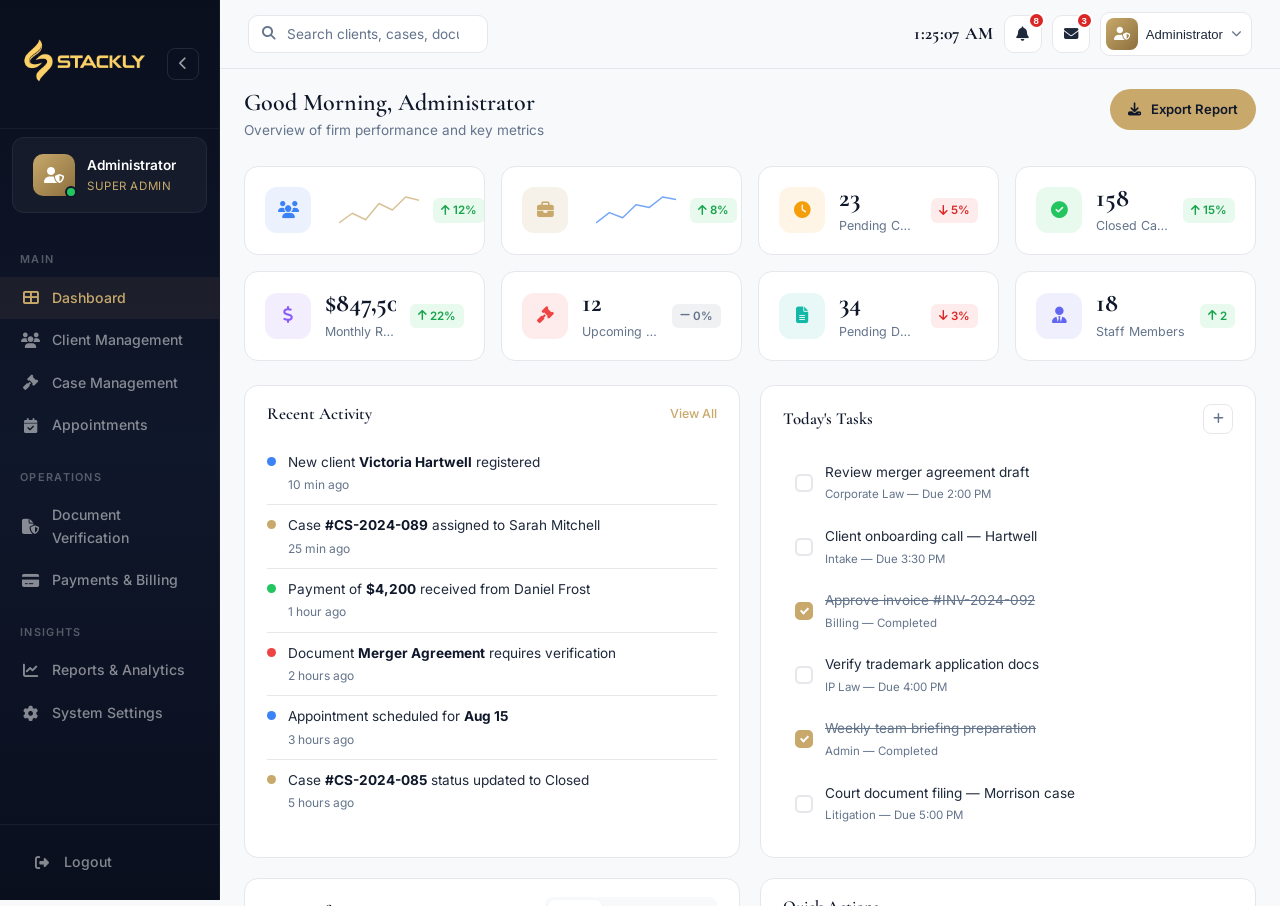
<file: admin-dashboard.html>
<!DOCTYPE html>
<html lang="en">
<head>
  <meta charset="UTF-8">
  <meta name="viewport" content="width=device-width, initial-scale=1.0">
  <meta name="description" content="Administrator Dashboard — Stackly Legal Services. Executive management platform for law firm operations.">
  <meta name="keywords" content="admin dashboard, law firm management, legal administration, Stackly Legal Services">
  <meta name="author" content="Stackly Legal Services">
  <meta name="theme-color" content="#0F172A">
  <link rel="canonical" href="https://www.stacklylegal.com/admin-dashboard.html">
  
  <title>Admin Dashboard | Stackly Legal Services</title>
  <link rel="preconnect" href="https://fonts.googleapis.com">
  <link rel="preconnect" href="https://fonts.gstatic.com" crossorigin>
  <link href="https://fonts.googleapis.com/css2?family=Cormorant+Garamond:wght@400;500;600;700&family=Inter:wght@300;400;500;600;700&display=swap" rel="stylesheet">
  <link rel="stylesheet" href="https://cdnjs.cloudflare.com/ajax/libs/font-awesome/6.5.1/css/all.min.css" integrity="sha512-DTOQO9RWCH3ppGqcWaEA1BIZOC6xxalwEsw9c2QQeAIftl+Vegovlnee1c9QX4TctnWMn13TZye+giMm8e2LwA==" crossorigin="anonymous" referrerpolicy="no-referrer">
  <link rel="stylesheet" href="css/shared.css">
  <link rel="stylesheet" href="css/admin-dashboard.css">
</head>
<body>
  <!-- ==================== SIDEBAR ==================== -->
  <aside class="adm-sidebar" id="admSidebar" aria-label="Admin navigation">
    <div class="adm-sidebar__header">
      <a href="index.html" class="adm-sidebar__logo" aria-label="Stackly Legal Services home">
        <img src="assets/logo-stackly.webp" alt="" width="72" height="72" loading="eager">
        
      </a>
      <button class="adm-sidebar__collapse" id="admSidebarCollapse" aria-label="Collapse sidebar" type="button">
        <i class="fas fa-chevron-left" aria-hidden="true"></i>
      </button>
    </div>

    <!-- Admin Profile Card -->
    <div class="adm-sidebar__profile">
      <div class="adm-sidebar__avatar" id="admAvatar">
        <i class="fas fa-user-shield" aria-hidden="true"></i>
        <span class="adm-sidebar__online" aria-label="Online"></span>
      </div>
      <div class="adm-sidebar__profile-info">
        <span class="adm-sidebar__profile-name" id="admProfileName">Administrator</span>
        <span class="adm-sidebar__profile-role">Super Admin</span>
      </div>
    </div>

    <nav class="adm-sidebar__nav" aria-label="Admin menu">
      <div class="adm-sidebar__section">
        <span class="adm-sidebar__section-label">Main</span>
      </div>
      <ul class="adm-sidebar__menu">
        <li>
          <a href="#executive" class="adm-sidebar__link active" data-section="executive" aria-current="page">
            <i class="fas fa-th-large" aria-hidden="true"></i>
            <span class="adm-sidebar__label">Dashboard</span>
          </a>
        </li>
        <li>
          <a href="#clients" class="adm-sidebar__link" data-section="clients">
            <i class="fas fa-users" aria-hidden="true"></i>
            <span class="adm-sidebar__label">Client Management</span>
          </a>
        </li>
        <li>
          <a href="#cases" class="adm-sidebar__link" data-section="cases">
            <i class="fas fa-gavel" aria-hidden="true"></i>
            <span class="adm-sidebar__label">Case Management</span>
          </a>
        </li>
        <li>
          <a href="#appointments" class="adm-sidebar__link" data-section="appointments">
            <i class="fas fa-calendar-check" aria-hidden="true"></i>
            <span class="adm-sidebar__label">Appointments</span>
          </a>
        </li>
      </ul>
      <div class="adm-sidebar__section">
        <span class="adm-sidebar__section-label">Operations</span>
      </div>
      <ul class="adm-sidebar__menu">
        <li>
          <a href="#documents" class="adm-sidebar__link" data-section="documents">
            <i class="fas fa-file-shield" aria-hidden="true"></i>
            <span class="adm-sidebar__label">Document Verification</span>
          </a>
        </li>
        <li>
          <a href="#payments" class="adm-sidebar__link" data-section="payments">
            <i class="fas fa-credit-card" aria-hidden="true"></i>
            <span class="adm-sidebar__label">Payments & Billing</span>
          </a>
        </li>
      </ul>
      <div class="adm-sidebar__section">
        <span class="adm-sidebar__section-label">Insights</span>
      </div>
      <ul class="adm-sidebar__menu">
        <li>
          <a href="#reports" class="adm-sidebar__link" data-section="reports">
            <i class="fas fa-chart-line" aria-hidden="true"></i>
            <span class="adm-sidebar__label">Reports & Analytics</span>
          </a>
        </li>
        <li>
          <a href="#settings" class="adm-sidebar__link" data-section="settings">
            <i class="fas fa-cog" aria-hidden="true"></i>
            <span class="adm-sidebar__label">System Settings</span>
          </a>
        </li>
      </ul>
    </nav>

    <div class="adm-sidebar__footer">
      <a href="login.html" class="adm-sidebar__logout" aria-label="Logout">
        <i class="fas fa-sign-out-alt" aria-hidden="true"></i>
        <span class="adm-sidebar__label">Logout</span>
      </a>
    </div>
  </aside>

  <div class="adm-sidebar-overlay" id="admSidebarOverlay" aria-hidden="true"></div>

  <!-- ==================== MAIN DASHBOARD ==================== -->
  <div class="adm-dashboard">
    <!-- Header -->
    <header class="adm-header" id="admHeader" role="banner">
      <div class="adm-header__left">
        <button class="adm-header__toggle" id="admSidebarToggle" aria-label="Toggle sidebar" type="button">
          <i class="fas fa-bars" aria-hidden="true"></i>
        </button>
        <div class="adm-header__search">
          <i class="fas fa-search" aria-hidden="true"></i>
          <input type="search" class="adm-header__search-input" placeholder="Search clients, cases, documents..." aria-label="Global search" id="globalSearch">
        </div>
      </div>
      <div class="adm-header__right">
        <div class="adm-header__clock-wrap">
          <span class="adm-header__clock" id="admClock"></span>
          <span class="adm-header__date" id="admDate"></span>
        </div>
        <div class="adm-header__notif-wrap">
          <button class="adm-header__icon-btn adm-header__notif" id="admNotifBtn" aria-label="Notifications" type="button">
            <i class="fas fa-bell" aria-hidden="true"></i>
            <span class="adm-header__badge">8</span>
          </button>
          <div class="adm-notif-panel" id="admNotifPanel" role="dialog" aria-label="Notifications">
            <div class="adm-notif-panel__header"><h3>Notifications</h3><span class="adm-notif-panel__count">8 new</span></div>
            <div class="adm-notif-panel__list" id="admNotifList">
              <div class="adm-notif-item"><div class="adm-notif-item__icon" style="background:rgba(59,130,246,0.1);color:#3b82f6"><i class="fas fa-user-plus" aria-hidden="true"></i></div><div class="adm-notif-item__info"><p>New client <strong>Victoria Hartwell</strong> registered</p><span class="adm-notif-item__time">10 min ago</span></div></div>
              <div class="adm-notif-item"><div class="adm-notif-item__icon" style="background:rgba(200,169,107,0.15);color:#C8A96B"><i class="fas fa-credit-card" aria-hidden="true"></i></div><div class="adm-notif-item__info"><p>Payment of <strong>$4,200</strong> received</p><span class="adm-notif-item__time">25 min ago</span></div></div>
              <div class="adm-notif-item"><div class="adm-notif-item__icon" style="background:rgba(239,68,68,0.1);color:#ef4444"><i class="fas fa-file-alt" aria-hidden="true"></i></div><div class="adm-notif-item__info"><p>Document <strong>Merger v3.2</strong> needs review</p><span class="adm-notif-item__time">1 hour ago</span></div></div>
              <div class="adm-notif-item"><div class="adm-notif-item__icon" style="background:rgba(34,197,94,0.1);color:#22c55e"><i class="fas fa-calendar-check" aria-hidden="true"></i></div><div class="adm-notif-item__info"><p>Appointment confirmed for <strong>Aug 15</strong></p><span class="adm-notif-item__time">2 hours ago</span></div></div>
            </div>
            <a href="#" class="adm-notif-panel__footer">View All Notifications</a>
          </div>
        </div>
        <button class="adm-header__icon-btn" id="admMsgBtn" aria-label="Messages" type="button">
          <i class="fas fa-envelope" aria-hidden="true"></i>
          <span class="adm-header__badge">3</span>
        </button>
        <div class="adm-header__profile" id="admProfileDropdown">
          <button class="adm-header__profile-btn" aria-label="Profile menu" type="button" aria-expanded="false" aria-controls="admProfileMenu">
            <div class="adm-header__avatar" id="admHeaderAvatar"><i class="fas fa-user-shield" aria-hidden="true"></i></div>
            <span class="adm-header__profile-name" id="admHeaderName">Admin</span>
            <i class="fas fa-chevron-down adm-header__chevron" aria-hidden="true"></i>
          </button>
          <div class="adm-header__dropdown" id="admProfileMenu" role="menu">
            <a href="404.html" class="adm-header__dropdown-item" role="menuitem"><i class="fas fa-user-cog" aria-hidden="true"></i> My Profile</a>
            <a href="404.html" class="adm-header__dropdown-item" role="menuitem"><i class="fas fa-cog" aria-hidden="true"></i> Settings</a>
            <hr class="adm-header__dropdown-divider">
            <a href="login.html" class="adm-header__dropdown-item" role="menuitem"><i class="fas fa-sign-out-alt" aria-hidden="true"></i> Logout</a>
          </div>
        </div>
      </div>
    </header>

    <!-- Scrollable Main -->
    <main class="adm-main" id="main" role="main">

      <!-- ========== MODULE 1: EXECUTIVE DASHBOARD ========== -->
      <section class="adm-section active" id="section-executive" aria-label="Executive Dashboard">
        <div class="adm-section__header">
          <div>
            <h2 class="adm-section__title" id="admGreeting">Executive Dashboard</h2>
            <p class="adm-section__subtitle">Overview of firm performance and key metrics</p>
          </div>
          <a href="404.html" class="btn btn-primary adm-btn-sm" id="admExportBtn"><i class="fas fa-download" aria-hidden="true"></i> Export Report</a>
        </div>

        <!-- KPI Cards -->
        <div class="adm-kpi-grid">
          <div class="adm-kpi">
            <div class="adm-kpi__icon adm-kpi__icon--blue"><i class="fas fa-users" aria-hidden="true"></i></div>
            <div class="adm-kpi__data">
              <span class="adm-kpi__number" id="kpi-clients" data-count="248">0</span>
              <span class="adm-kpi__label">Total Clients</span>
            </div>
            <canvas class="adm-kpi__sparkline" id="sparkline1" aria-hidden="true"></canvas>
            <span class="adm-kpi__trend adm-kpi__trend--up"><i class="fas fa-arrow-up" aria-hidden="true"></i> 12%</span>
          </div>
          <div class="adm-kpi">
            <div class="adm-kpi__icon adm-kpi__icon--gold"><i class="fas fa-briefcase" aria-hidden="true"></i></div>
            <div class="adm-kpi__data">
              <span class="adm-kpi__number" id="kpi-cases" data-count="67">0</span>
              <span class="adm-kpi__label">Active Cases</span>
            </div>
            <canvas class="adm-kpi__sparkline" id="sparkline2" aria-hidden="true"></canvas>
            <span class="adm-kpi__trend adm-kpi__trend--up"><i class="fas fa-arrow-up" aria-hidden="true"></i> 8%</span>
          </div>
          <div class="adm-kpi">
            <div class="adm-kpi__icon adm-kpi__icon--amber"><i class="fas fa-clock" aria-hidden="true"></i></div>
            <div class="adm-kpi__data">
              <span class="adm-kpi__number" data-count="23">0</span>
              <span class="adm-kpi__label">Pending Cases</span>
            </div>
            <span class="adm-kpi__trend adm-kpi__trend--down"><i class="fas fa-arrow-down" aria-hidden="true"></i> 5%</span>
          </div>
          <div class="adm-kpi">
            <div class="adm-kpi__icon adm-kpi__icon--green"><i class="fas fa-check-circle" aria-hidden="true"></i></div>
            <div class="adm-kpi__data">
              <span class="adm-kpi__number" data-count="158">0</span>
              <span class="adm-kpi__label">Closed Cases</span>
            </div>
            <span class="adm-kpi__trend adm-kpi__trend--up"><i class="fas fa-arrow-up" aria-hidden="true"></i> 15%</span>
          </div>
          <div class="adm-kpi">
            <div class="adm-kpi__icon adm-kpi__icon--purple"><i class="fas fa-dollar-sign" aria-hidden="true"></i></div>
            <div class="adm-kpi__data">
              <span class="adm-kpi__number" data-prefix="$" data-count="847500" data-format="currency">0</span>
              <span class="adm-kpi__label">Monthly Revenue</span>
            </div>
            <span class="adm-kpi__trend adm-kpi__trend--up"><i class="fas fa-arrow-up" aria-hidden="true"></i> 22%</span>
          </div>
          <div class="adm-kpi">
            <div class="adm-kpi__icon adm-kpi__icon--red"><i class="fas fa-gavel" aria-hidden="true"></i></div>
            <div class="adm-kpi__data">
              <span class="adm-kpi__number" data-count="12">0</span>
              <span class="adm-kpi__label">Upcoming Hearings</span>
            </div>
            <span class="adm-kpi__trend adm-kpi__trend--neutral"><i class="fas fa-minus" aria-hidden="true"></i> 0%</span>
          </div>
          <div class="adm-kpi">
            <div class="adm-kpi__icon adm-kpi__icon--teal"><i class="fas fa-file-alt" aria-hidden="true"></i></div>
            <div class="adm-kpi__data">
              <span class="adm-kpi__number" data-count="34">0</span>
              <span class="adm-kpi__label">Pending Documents</span>
            </div>
            <span class="adm-kpi__trend adm-kpi__trend--down"><i class="fas fa-arrow-down" aria-hidden="true"></i> 3%</span>
          </div>
          <div class="adm-kpi">
            <div class="adm-kpi__icon adm-kpi__icon--indigo"><i class="fas fa-user-tie" aria-hidden="true"></i></div>
            <div class="adm-kpi__data">
              <span class="adm-kpi__number" data-count="18">0</span>
              <span class="adm-kpi__label">Staff Members</span>
            </div>
            <span class="adm-kpi__trend adm-kpi__trend--up"><i class="fas fa-arrow-up" aria-hidden="true"></i> 2</span>
          </div>
        </div>

        <!-- Dashboard Grid -->
        <div class="adm-grid adm-grid--2">
          <!-- Recent Activity -->
          <div class="adm-card">
            <div class="adm-card__header">
              <h3 class="adm-card__title">Recent Activity</h3>
              <a href="404.html" class="adm-card__link">View All</a>
            </div>
            <div class="adm-card__body">
              <div class="adm-timeline" id="admActivityFeed">
                <div class="adm-timeline__item"><div class="adm-timeline__dot adm-timeline__dot--blue"></div><div class="adm-timeline__content"><p class="adm-timeline__text">New client <strong>Victoria Hartwell</strong> registered</p><span class="adm-timeline__time">10 min ago</span></div></div>
                <div class="adm-timeline__item"><div class="adm-timeline__dot adm-timeline__dot--gold"></div><div class="adm-timeline__content"><p class="adm-timeline__text">Case <strong>#CS-2024-089</strong> assigned to Sarah Mitchell</p><span class="adm-timeline__time">25 min ago</span></div></div>
                <div class="adm-timeline__item"><div class="adm-timeline__dot adm-timeline__dot--green"></div><div class="adm-timeline__content"><p class="adm-timeline__text">Payment of <strong>$4,200</strong> received from Daniel Frost</p><span class="adm-timeline__time">1 hour ago</span></div></div>
                <div class="adm-timeline__item"><div class="adm-timeline__dot adm-timeline__dot--red"></div><div class="adm-timeline__content"><p class="adm-timeline__text">Document <strong>Merger Agreement</strong> requires verification</p><span class="adm-timeline__time">2 hours ago</span></div></div>
                <div class="adm-timeline__item"><div class="adm-timeline__dot adm-timeline__dot--blue"></div><div class="adm-timeline__content"><p class="adm-timeline__text">Appointment scheduled for <strong>Aug 15</strong></p><span class="adm-timeline__time">3 hours ago</span></div></div>
                <div class="adm-timeline__item"><div class="adm-timeline__dot adm-timeline__dot--gold"></div><div class="adm-timeline__content"><p class="adm-timeline__text">Case <strong>#CS-2024-085</strong> status updated to Closed</p><span class="adm-timeline__time">5 hours ago</span></div></div>
              </div>
            </div>
          </div>

          <!-- Today's Tasks -->
          <div class="adm-card">
            <div class="adm-card__header">
              <h3 class="adm-card__title">Today's Tasks</h3>
              <button class="adm-card__action-btn" aria-label="Add task"><i class="fas fa-plus" aria-hidden="true"></i></button>
            </div>
            <div class="adm-card__body">
              <div class="adm-tasks">
                <label class="adm-task"><input type="checkbox" class="adm-task__check"><div class="adm-task__content"><span class="adm-task__text">Review merger agreement draft</span><span class="adm-task__meta">Corporate Law — Due 2:00 PM</span></div></label>
                <label class="adm-task"><input type="checkbox" class="adm-task__check"><div class="adm-task__content"><span class="adm-task__text">Client onboarding call — Hartwell</span><span class="adm-task__meta">Intake — Due 3:30 PM</span></div></label>
                <label class="adm-task adm-task--done"><input type="checkbox" class="adm-task__check" checked><div class="adm-task__content"><span class="adm-task__text">Approve invoice #INV-2024-092</span><span class="adm-task__meta">Billing — Completed</span></div></label>
                <label class="adm-task"><input type="checkbox" class="adm-task__check"><div class="adm-task__content"><span class="adm-task__text">Verify trademark application docs</span><span class="adm-task__meta">IP Law — Due 4:00 PM</span></div></label>
                <label class="adm-task adm-task--done"><input type="checkbox" class="adm-task__check" checked><div class="adm-task__content"><span class="adm-task__text">Weekly team briefing preparation</span><span class="adm-task__meta">Admin — Completed</span></div></label>
                <label class="adm-task"><input type="checkbox" class="adm-task__check"><div class="adm-task__content"><span class="adm-task__text">Court document filing — Morrison case</span><span class="adm-task__meta">Litigation — Due 5:00 PM</span></div></label>
              </div>
            </div>
          </div>
        </div>

        <!-- Second Row: Charts + Quick Actions -->
        <div class="adm-grid adm-grid--2">
          <!-- Performance Chart -->
          <div class="adm-card adm-card--chart">
            <div class="adm-card__header">
              <h3 class="adm-card__title">Case Performance</h3>
              <div class="adm-card__tabs">
                <button class="adm-card__tab active" data-period="week">Week</button>
                <button class="adm-card__tab" data-period="month">Month</button>
                <button class="adm-card__tab" data-period="year">Year</button>
              </div>
            </div>
            <div class="adm-card__body">
              <div class="adm-chart-container"><canvas id="admLineChart"></canvas></div>
            </div>
          </div>

          <!-- Quick Actions -->
          <div class="adm-card">
            <div class="adm-card__header"><h3 class="adm-card__title">Quick Actions</h3></div>
            <div class="adm-card__body">
              <div class="adm-quick-grid">
                <button class="adm-quick" data-section="clients"><div class="adm-quick__icon"><i class="fas fa-user-plus" aria-hidden="true"></i></div><span>New Client</span></button>
                <a href="404.html" class="adm-quick" data-section="cases"><div class="adm-quick__icon"><i class="fas fa-folder-plus" aria-hidden="true"></i></div><span>New Case</span></a>
                <button class="adm-quick" data-section="appointments"><div class="adm-quick__icon"><i class="fas fa-calendar-plus" aria-hidden="true"></i></div><span>Schedule</span></button>
                <button class="adm-quick" data-section="documents"><div class="adm-quick__icon"><i class="fas fa-file-upload" aria-hidden="true"></i></div><span>Upload Doc</span></button>
                <button class="adm-quick" data-section="payments"><div class="adm-quick__icon"><i class="fas fa-receipt" aria-hidden="true"></i></div><span>Invoice</span></button>
                <button class="adm-quick" data-section="reports"><div class="adm-quick__icon"><i class="fas fa-chart-bar" aria-hidden="true"></i></div><span>Reports</span></button>
              </div>
            </div>
          </div>
        </div>

        <!-- Second Row: Distribution + Deadlines -->
        <div class="adm-grid adm-grid--2">
          <!-- Case Distribution -->
          <div class="adm-card">
            <div class="adm-card__header"><h3 class="adm-card__title">Case Distribution</h3></div>
            <div class="adm-card__body">
              <div class="adm-donut-chart" id="admDonutChart" aria-label="Case distribution chart" role="img">
                <canvas id="admDonutCanvas"></canvas>
                <div class="adm-donut-center">
                  <span class="adm-donut-center__number">67</span>
                  <span class="adm-donut-center__label">Active</span>
                </div>
              </div>
              <div class="adm-donut-legend">
                <span><i class="fas fa-circle" style="color:#C8A96B" aria-hidden="true"></i> Corporate 35%</span>
                <span><i class="fas fa-circle" style="color:#3b82f6" aria-hidden="true"></i> Family 25%</span>
                <span><i class="fas fa-circle" style="color:#22c55e" aria-hidden="true"></i> Criminal 20%</span>
                <span><i class="fas fa-circle" style="color:#8b5cf6" aria-hidden="true"></i> Other 20%</span>
              </div>
            </div>
          </div>

          <!-- Upcoming Deadlines -->
          <div class="adm-card">
            <div class="adm-card__header"><h3 class="adm-card__title">Upcoming Deadlines</h3></div>
            <div class="adm-card__body">
              <div class="adm-deadlines">
                <div class="adm-deadline"><div class="adm-deadline__date"><span>12</span><span>Aug</span></div><div class="adm-deadline__info"><strong>Court Hearing — Hartwell</strong><span>Room 401, Federal Court</span></div><span class="adm-countdown" data-countdown="2026-08-12T09:00:00"></span></div>
                <div class="adm-deadline"><div class="adm-deadline__date"><span>18</span><span>Aug</span></div><div class="adm-deadline__info"><strong>Filing Deadline — Vance IP</strong><span>USPTO Submission</span></div><span class="adm-countdown" data-countdown="2026-08-18T17:00:00"></span></div>
                <div class="adm-deadline"><div class="adm-deadline__date"><span>22</span><span>Aug</span></div><div class="adm-deadline__info"><strong>Contract Review — Harrison</strong><span>Lease Agreement</span></div><span class="adm-countdown" data-countdown="2026-08-22T12:00:00"></span></div>
              </div>
            </div>
          </div>
        </div>

        <!-- Third Row: More Charts -->
        <div class="adm-grid adm-grid--2">
          <!-- Horizontal Bar Chart -->
          <div class="adm-card">
            <div class="adm-card__header"><h3 class="adm-card__title">Practice Area Breakdown</h3></div>
            <div class="adm-card__body">
              <div class="adm-chart-container"><canvas id="admHBarChart"></canvas></div>
            </div>
          </div>
          <!-- Weekly Activity Area Chart -->
          <div class="adm-card">
            <div class="adm-card__header"><h3 class="adm-card__title">Weekly Activity</h3></div>
            <div class="adm-card__body">
              <div class="adm-chart-container"><canvas id="admAreaChart"></canvas></div>
            </div>
          </div>
        </div>

        <!-- Fourth Row: Live Stats + Staff Performance -->
        <div class="adm-grid adm-grid--2">
          <div class="adm-card">
            <div class="adm-card__header"><h3 class="adm-card__title">Today's Summary</h3></div>
            <div class="adm-card__body">
              <div class="adm-mini-stats">
                <div class="adm-mini-stat"><span class="adm-mini-stat__label">Active Users</span><span class="adm-mini-stat__value" id="kpi-messages" data-count="12">0</span></div>
                <div class="adm-mini-stat"><span class="adm-mini-stat__label">Open Tickets</span><span class="adm-mini-stat__value" data-count="5">0</span></div>
                <div class="adm-mini-stat"><span class="adm-mini-stat__label">Success Rate</span><span class="adm-mini-stat__value" data-count="94" data-suffix="%">0</span></div>
                <div class="adm-mini-stat"><span class="adm-mini-stat__label">Avg Response</span><span class="adm-mini-stat__value">2.4h</span></div>
              </div>
            </div>
          </div>
          <div class="adm-card">
            <div class="adm-card__header"><h3 class="adm-card__title">Staff Performance</h3></div>
            <div class="adm-card__body">
              <div class="adm-staff-list">
                <div class="adm-staff"><div class="adm-staff__avatar">SM</div><div class="adm-staff__info"><span class="adm-staff__name">Sarah Mitchell</span><div class="adm-progress" style="margin-top:6px"><div class="adm-progress__fill" data-width="92" style="background:#22c55e"></div></div></div><span class="adm-staff__score">92%</span></div>
                <div class="adm-staff"><div class="adm-staff__avatar">JH</div><div class="adm-staff__info"><span class="adm-staff__name">James Hartwell</span><div class="adm-progress" style="margin-top:6px"><div class="adm-progress__fill" data-width="88" style="background:#3b82f6"></div></div></div><span class="adm-staff__score">88%</span></div>
                <div class="adm-staff"><div class="adm-staff__avatar">ER</div><div class="adm-staff__info"><span class="adm-staff__name">Elena Rodriguez</span><div class="adm-progress" style="margin-top:6px"><div class="adm-progress__fill" data-width="85" style="background:#C8A96B"></div></div></div><span class="adm-staff__score">85%</span></div>
                <div class="adm-staff"><div class="adm-staff__avatar">DC</div><div class="adm-staff__info"><span class="adm-staff__name">David Chen</span><div class="adm-progress" style="margin-top:6px"><div class="adm-progress__fill" data-width="79" style="background:#8b5cf6"></div></div></div><span class="adm-staff__score">79%</span></div>
              </div>
            </div>
          </div>
        </div>
      </section>

      <!-- ========== MODULE 2: CLIENT MANAGEMENT ========== -->
      <section class="adm-section" id="section-clients" aria-label="Client Management">
        <div class="adm-section__header">
          <div><h2 class="adm-section__title">Client Management</h2><p class="adm-section__subtitle">Manage all client accounts and information</p></div>
          <a href="404.html" class="btn btn-primary adm-btn-sm"><i class="fas fa-plus" aria-hidden="true"></i> Add Client</a>
        </div>
        <div class="adm-toolbar">
          <div class="adm-toolbar__search"><i class="fas fa-search" aria-hidden="true"></i><input type="search" class="adm-toolbar__input" placeholder="Search clients..." aria-label="Search clients" id="clientSearch"></div>
          <div class="adm-toolbar__filters">
            <select class="adm-toolbar__select" id="clientStatusFilter" aria-label="Filter by status">
              <option value="all">All Status</option><option value="active">Active</option><option value="pending">Pending</option><option value="inactive">Inactive</option>
            </select>
          </div>
        </div>
        <div class="adm-table-wrap" id="clientTableWrap">
          <table class="adm-table" aria-label="Clients table">
            <thead><tr><th>Client</th><th>Email</th><th>Phone</th><th>Status</th><th>Assigned Lawyer</th><th>Actions</th></tr></thead>
            <tbody>
              <tr><td><div class="adm-table__user"><div class="adm-table__avatar">VH</div><strong>Victoria Hartwell</strong></div></td><td>victoria@hartwell.com</td><td>+1 (555) 234-5678</td><td><span class="adm-badge adm-badge--active">Active</span></td><td>Sarah Mitchell</td><td><button class="adm-action-btn" aria-label="View client"><i class="fas fa-eye" aria-hidden="true"></i></button><button class="adm-action-btn" aria-label="Edit client"><i class="fas fa-pen" aria-hidden="true"></i></button></td></tr>
              <tr><td><div class="adm-table__user"><div class="adm-table__avatar">DF</div><strong>Daniel Frost</strong></div></td><td>daniel@frostcorp.com</td><td>+1 (555) 345-6789</td><td><span class="adm-badge adm-badge--active">Active</span></td><td>James Hartwell</td><td><button class="adm-action-btn" aria-label="View client"><i class="fas fa-eye" aria-hidden="true"></i></button><button class="adm-action-btn" aria-label="Edit client"><i class="fas fa-pen" aria-hidden="true"></i></button></td></tr>
              <tr><td><div class="adm-table__user"><div class="adm-table__avatar">EV</div><strong>Eleanor Vance</strong></div></td><td>eleanor@vance.co</td><td>+1 (555) 456-7890</td><td><span class="adm-badge adm-badge--pending">Pending</span></td><td>Elena Rodriguez</td><td><button class="adm-action-btn" aria-label="View client"><i class="fas fa-eye" aria-hidden="true"></i></button><button class="adm-action-btn" aria-label="Edit client"><i class="fas fa-pen" aria-hidden="true"></i></button></td></tr>
              <tr><td><div class="adm-table__user"><div class="adm-table__avatar">WH</div><strong>William Harrison</strong></div></td><td>william@harrisonlaw.com</td><td>+1 (555) 567-8901</td><td><span class="adm-badge adm-badge--active">Active</span></td><td>David Chen</td><td><button class="adm-action-btn" aria-label="View client"><i class="fas fa-eye" aria-hidden="true"></i></button><button class="adm-action-btn" aria-label="Edit client"><i class="fas fa-pen" aria-hidden="true"></i></button></td></tr>
              <tr><td><div class="adm-table__user"><div class="adm-table__avatar">CM</div><strong>Charlotte Morgan</strong></div></td><td>charlotte@morgan.io</td><td>+1 (555) 678-9012</td><td><span class="adm-badge adm-badge--inactive">Inactive</span></td><td>Margaret Stackly</td><td><button class="adm-action-btn" aria-label="View client"><i class="fas fa-eye" aria-hidden="true"></i></button><button class="adm-action-btn" aria-label="Edit client"><i class="fas fa-pen" aria-hidden="true"></i></button></td></tr>
              <tr><td><div class="adm-table__user"><div class="adm-table__avatar">JW</div><strong>James Whitfield</strong></div></td><td>james@whitfield.com</td><td>+1 (555) 789-0123</td><td><span class="adm-badge adm-badge--active">Active</span></td><td>Sarah Mitchell</td><td><button class="adm-action-btn" aria-label="View client"><i class="fas fa-eye" aria-hidden="true"></i></button><button class="adm-action-btn" aria-label="Edit client"><i class="fas fa-pen" aria-hidden="true"></i></button></td></tr>
              <tr><td><div class="adm-table__user"><div class="adm-table__avatar">SC</div><strong>Sarah Chen</strong></div></td><td>sarah@chentech.com</td><td>+1 (555) 890-1234</td><td><span class="adm-badge adm-badge--active">Active</span></td><td>James Hartwell</td><td><button class="adm-action-btn" aria-label="View client"><i class="fas fa-eye" aria-hidden="true"></i></button><button class="adm-action-btn" aria-label="Edit client"><i class="fas fa-pen" aria-hidden="true"></i></button></td></tr>
            </tbody>
          </table>
        </div>
        <div class="adm-cards-mobile" id="clientCards"></div>
        <!-- Client Charts -->
        <div class="adm-grid adm-grid--2" style="margin-top:20px;">
          <div class="adm-card adm-card--chart">
            <div class="adm-card__header"><h3 class="adm-card__title">Client Growth</h3></div>
            <div class="adm-card__body"><div class="adm-chart-container"><canvas id="admClientGrowthChart"></canvas></div></div>
          </div>
          <div class="adm-card">
            <div class="adm-card__header"><h3 class="adm-card__title">Client Status</h3></div>
            <div class="adm-card__body">
              <div class="adm-donut-chart" id="admClientStatusChart">
                <canvas id="admClientStatusCanvas"></canvas>
                <div class="adm-donut-center"><span class="adm-donut-center__number">89</span><span class="adm-donut-center__label">Total</span></div>
              </div>
              <div class="adm-donut-legend">
                <span><i class="fas fa-circle" style="color:#22c55e" aria-hidden="true"></i> Active 62%</span>
                <span><i class="fas fa-circle" style="color:#f59e0b" aria-hidden="true"></i> Pending 18%</span>
                <span><i class="fas fa-circle" style="color:#6b7280" aria-hidden="true"></i> Inactive 20%</span>
              </div>
            </div>
          </div>
        </div>
        <div class="adm-pagination"><button class="adm-pagination__btn" disabled aria-label="Previous"><i class="fas fa-chevron-left" aria-hidden="true"></i></button><button class="adm-pagination__btn active" aria-current="page">1</button><button class="adm-pagination__btn">2</button><button class="adm-pagination__btn" aria-label="Next"><i class="fas fa-chevron-right" aria-hidden="true"></i></button></div>
      </section>

      <!-- ========== MODULE 3: CASE MANAGEMENT ========== -->
      <section class="adm-section" id="section-cases" aria-label="Case Management">
        <div class="adm-section__header">
          <div><h2 class="adm-section__title">Case Management</h2><p class="adm-section__subtitle">Track and manage all legal cases</p></div>
          <a href="404.html" class="btn btn-primary adm-btn-sm"><i class="fas fa-plus" aria-hidden="true"></i> New Case</a>
        </div>
        <div class="adm-toolbar">
          <div class="adm-toolbar__search"><i class="fas fa-search" aria-hidden="true"></i><input type="search" class="adm-toolbar__input" placeholder="Search cases..." aria-label="Search cases" id="caseSearch"></div>
          <div class="adm-toolbar__filters">
            <select class="adm-toolbar__select" id="casePriorityFilter" aria-label="Filter by priority"><option value="all">All Priority</option><option value="high">High</option><option value="medium">Medium</option><option value="low">Low</option></select>
            <select class="adm-toolbar__select" id="caseStatusFilter" aria-label="Filter by status"><option value="all">All Status</option><option value="active">Active</option><option value="pending">Pending</option><option value="closed">Closed</option></select>
          </div>
        </div>
        <div class="adm-table-wrap" id="caseTableWrap">
          <table class="adm-table" aria-label="Cases table">
            <thead><tr><th>Case #</th><th>Client</th><th>Lawyer</th><th>Practice Area</th><th>Priority</th><th>Status</th><th>Court Date</th><th>Actions</th></tr></thead>
            <tbody>
              <tr><td><strong>#CS-2024-089</strong></td><td>Victoria Hartwell</td><td>Sarah Mitchell</td><td>Corporate Law</td><td><span class="adm-priority adm-priority--high">High</span></td><td><span class="adm-badge adm-badge--active">Active</span></td><td>Aug 15, 2026</td><td><button class="adm-action-btn" aria-label="View"><i class="fas fa-eye" aria-hidden="true"></i></button></td></tr>
              <tr><td><strong>#CS-2024-088</strong></td><td>Daniel Frost</td><td>James Hartwell</td><td>Estate Law</td><td><span class="adm-priority adm-priority--medium">Medium</span></td><td><span class="adm-badge adm-badge--active">Active</span></td><td>Sep 2, 2026</td><td><button class="adm-action-btn" aria-label="View"><i class="fas fa-eye" aria-hidden="true"></i></button></td></tr>
              <tr><td><strong>#CS-2024-087</strong></td><td>Eleanor Vance</td><td>Elena Rodriguez</td><td>IP Law</td><td><span class="adm-priority adm-priority--high">High</span></td><td><span class="adm-badge adm-badge--pending">Pending</span></td><td>Aug 22, 2026</td><td><button class="adm-action-btn" aria-label="View"><i class="fas fa-eye" aria-hidden="true"></i></button></td></tr>
              <tr><td><strong>#CS-2024-086</strong></td><td>William Harrison</td><td>David Chen</td><td>Real Estate</td><td><span class="adm-priority adm-priority--low">Low</span></td><td><span class="adm-badge adm-badge--active">Active</span></td><td>Sep 10, 2026</td><td><button class="adm-action-btn" aria-label="View"><i class="fas fa-eye" aria-hidden="true"></i></button></td></tr>
              <tr><td><strong>#CS-2024-085</strong></td><td>Charlotte Morgan</td><td>Margaret Stackly</td><td>Family Law</td><td><span class="adm-priority adm-priority--medium">Medium</span></td><td><span class="adm-badge adm-badge--closed">Closed</span></td><td>—</td><td><button class="adm-action-btn" aria-label="View"><i class="fas fa-eye" aria-hidden="true"></i></button></td></tr>
              <tr><td><strong>#CS-2024-084</strong></td><td>James Whitfield</td><td>Sarah Mitchell</td><td>Corporate Law</td><td><span class="adm-priority adm-priority--high">High</span></td><td><span class="adm-badge adm-badge--active">Active</span></td><td>Aug 28, 2026</td><td><button class="adm-action-btn" aria-label="View"><i class="fas fa-eye" aria-hidden="true"></i></button></td></tr>
            </tbody>
          </table>
        </div>
        <div class="adm-cards-mobile" id="caseCards"></div>
        <!-- Case Charts -->
        <div class="adm-grid adm-grid--2" style="margin-top:20px;">
          <div class="adm-card">
            <div class="adm-card__header"><h3 class="adm-card__title">Case Status Distribution</h3></div>
            <div class="adm-card__body">
              <div class="adm-donut-chart" id="admCaseStatusChart">
                <canvas id="admCaseStatusCanvas"></canvas>
                <div class="adm-donut-center"><span class="adm-donut-center__number">67</span><span class="adm-donut-center__label">Total</span></div>
              </div>
              <div class="adm-donut-legend">
                <span><i class="fas fa-circle" style="color:#22c55e" aria-hidden="true"></i> Active 55%</span>
                <span><i class="fas fa-circle" style="color:#f59e0b" aria-hidden="true"></i> Pending 25%</span>
                <span><i class="fas fa-circle" style="color:#6b7280" aria-hidden="true"></i> Closed 20%</span>
              </div>
            </div>
          </div>
          <div class="adm-card adm-card--chart">
            <div class="adm-card__header"><h3 class="adm-card__title">Cases by Priority</h3></div>
            <div class="adm-card__body"><div class="adm-chart-container"><canvas id="admCasePriorityChart"></canvas></div></div>
          </div>
        </div>
        <div class="adm-pagination"><button class="adm-pagination__btn" disabled aria-label="Previous"><i class="fas fa-chevron-left" aria-hidden="true"></i></button><button class="adm-pagination__btn active" aria-current="page">1</button><button class="adm-pagination__btn">2</button><button class="adm-pagination__btn" aria-label="Next"><i class="fas fa-chevron-right" aria-hidden="true"></i></button></div>
      </section>

      <!-- ========== MODULE 4: APPOINTMENT MANAGEMENT ========== -->
      <section class="adm-section" id="section-appointments" aria-label="Appointment Management">
        <div class="adm-section__header">
          <div><h2 class="adm-section__title">Appointment Management</h2><p class="adm-section__subtitle">Schedule and manage all consultations</p></div>
          <a href="404.html" class="btn btn-primary adm-btn-sm"><i class="fas fa-plus" aria-hidden="true"></i> Schedule Meeting</a>
        </div>
        <div class="adm-grid adm-grid--2">
          <!-- Calendar -->
          <div class="adm-card">
            <div class="adm-card__header">
              <h3 class="adm-card__title" id="admCalTitle">August 2026</h3>
              <div class="adm-cal-nav"><button class="adm-cal-nav__btn" id="admCalPrev" aria-label="Previous month"><i class="fas fa-chevron-left" aria-hidden="true"></i></button><button class="adm-cal-nav__btn" id="admCalNext" aria-label="Next month"><i class="fas fa-chevron-right" aria-hidden="true"></i></button></div>
            </div>
            <div class="adm-card__body"><div class="adm-calendar" id="admCalendar"><div class="adm-calendar__head"><span>Sun</span><span>Mon</span><span>Tue</span><span>Wed</span><span>Thu</span><span>Fri</span><span>Sat</span></div><div class="adm-calendar__grid" id="admCalGrid"></div></div></div>
          </div>
          <!-- Today's Meetings -->
          <div class="adm-card">
            <div class="adm-card__header"><h3 class="adm-card__title">Today's Meetings</h3></div>
            <div class="adm-card__body">
              <div class="adm-meetings">
                <div class="adm-meeting"><div class="adm-meeting__time"><span>09:00</span><span>AM</span></div><div class="adm-meeting__info"><h4>Client Onboarding — Hartwell</h4><p><i class="fas fa-user-tie" aria-hidden="true"></i> Sarah Mitchell &bull; <i class="fas fa-map-marker-alt" aria-hidden="true"></i> Room A</p></div><span class="adm-badge adm-badge--active">Confirmed</span></div>
                <div class="adm-meeting"><div class="adm-meeting__time"><span>11:30</span><span>AM</span></div><div class="adm-meeting__info"><h4>Case Review — Frost Estate</h4><p><i class="fas fa-user-tie" aria-hidden="true"></i> James Hartwell &bull; <i class="fas fa-video" aria-hidden="true"></i> Video Call</p></div><span class="adm-badge adm-badge--active">Confirmed</span></div>
                <div class="adm-meeting"><div class="adm-meeting__time"><span>02:00</span><span>PM</span></div><div class="adm-meeting__info"><h4>Trademark Filing — Vance</h4><p><i class="fas fa-user-tie" aria-hidden="true"></i> Elena Rodriguez &bull; <i class="fas fa-map-marker-alt" aria-hidden="true"></i> Room B</p></div><span class="adm-badge adm-badge--pending">Pending</span></div>
                <div class="adm-meeting"><div class="adm-meeting__time"><span>04:30</span><span>PM</span></div><div class="adm-meeting__info"><h4>Contract Signing — Harrison</h4><p><i class="fas fa-user-tie" aria-hidden="true"></i> David Chen &bull; <i class="fas fa-map-marker-alt" aria-hidden="true"></i> Conference</p></div><span class="adm-badge adm-badge--active">Confirmed</span></div>
              </div>
            </div>
          </div>
        </div>
        <!-- Pending Requests -->
        <div class="adm-card" style="margin-top:20px;">
          <div class="adm-card__header"><h3 class="adm-card__title">Pending Appointment Requests</h3></div>
          <div class="adm-card__body">
            <div class="adm-request-list">
              <div class="adm-request"><div class="adm-request__info"><strong>Robert Chen</strong><span>New Client Consultation — Corporate Law</span></div><div class="adm-request__meta"><span>Requested: Aug 8</span><span>Preferred: Aug 20</span></div><div class="adm-request__actions"><a href="404.html" class="btn btn-primary adm-btn-xs">Approve</a><a href="404.html" class="btn btn-secondary adm-btn-xs">Reschedule</a><a href="404.html" class="adm-btn-text adm-btn-text--danger">Cancel</a></div></div>
              <div class="adm-request"><div class="adm-request__info"><strong>Amara Johnson</strong><span>Follow-up — Family Law Consultation</span></div><div class="adm-request__meta"><span>Requested: Aug 6</span><span>Preferred: Aug 18</span></div><div class="adm-request__actions"><a href="404.html" class="btn btn-primary adm-btn-xs">Approve</a><a href="404.html" class="btn btn-secondary adm-btn-xs">Reschedule</a><a href="404.html" class="adm-btn-text adm-btn-text--danger">Cancel</a></div></div>
            </div>
          </div>
        </div>
        <!-- Appointment Charts -->
        <div class="adm-grid adm-grid--2" style="margin-top:20px;">
          <div class="adm-card adm-card--chart">
            <div class="adm-card__header"><h3 class="adm-card__title">Appointments This Week</h3></div>
            <div class="adm-card__body"><div class="adm-chart-container"><canvas id="admAppointmentWeekChart"></canvas></div></div>
          </div>
          <div class="adm-card adm-card--chart">
            <div class="adm-card__header"><h3 class="adm-card__title">Appointments by Type</h3></div>
            <div class="adm-card__body"><div class="adm-chart-container"><canvas id="admAppointmentTypeChart"></canvas></div></div>
          </div>
        </div>
      </section>

      <!-- ========== MODULE 5: DOCUMENT VERIFICATION ========== -->
      <section class="adm-section" id="section-documents" aria-label="Document Verification">
        <div class="adm-section__header">
          <div><h2 class="adm-section__title">Document Verification</h2><p class="adm-section__subtitle">Review and verify submitted documents</p></div>
        </div>
        <!-- Status Summary -->
        <div class="adm-status-row">
          <div class="adm-status-pill adm-status-pill--pending"><i class="fas fa-clock" aria-hidden="true"></i> 14 Pending</div>
          <div class="adm-status-pill adm-status-pill--verified"><i class="fas fa-check-circle" aria-hidden="true"></i> 142 Verified</div>
          <div class="adm-status-pill adm-status-pill--rejected"><i class="fas fa-times-circle" aria-hidden="true"></i> 3 Rejected</div>
        </div>
        <!-- Document Cards -->
        <div class="adm-doc-grid">
          <div class="adm-doc-card">
            <div class="adm-doc-card__header"><span class="adm-badge adm-badge--pending">Pending</span><span class="adm-doc-card__date">Aug 5, 2026</span></div>
            <div class="adm-doc-card__icon"><i class="fas fa-file-pdf" aria-hidden="true"></i></div>
            <h4 class="adm-doc-card__name">Merger Agreement v3.2.pdf</h4>
            <p class="adm-doc-card__meta">Client: Victoria Hartwell &bull; 2.4 MB</p>
            <div class="adm-doc-card__actions"><a href="404.html" class="btn btn-secondary adm-btn-xs"><i class="fas fa-eye" aria-hidden="true"></i> Preview</a><a href="404.html" class="btn btn-secondary adm-btn-xs"><i class="fas fa-download" aria-hidden="true"></i> Download</a></div>
            <div class="adm-doc-card__verify"><a href="404.html" class="btn btn-primary adm-btn-xs"><i class="fas fa-check" aria-hidden="true"></i> Verify</a><button class="adm-btn-text adm-btn-text--danger">Reject</button></div>
          </div>
          <div class="adm-doc-card">
            <div class="adm-doc-card__header"><span class="adm-badge adm-badge--pending">Pending</span><span class="adm-doc-card__date">Aug 4, 2026</span></div>
            <div class="adm-doc-card__icon"><i class="fas fa-file-word" aria-hidden="true"></i></div>
            <h4 class="adm-doc-card__name">Trust Fund Document.docx</h4>
            <p class="adm-doc-card__meta">Client: Daniel Frost &bull; 1.8 MB</p>
            <div class="adm-doc-card__actions"><a href="404.html" class="btn btn-secondary adm-btn-xs"><i class="fas fa-eye" aria-hidden="true"></i> Preview</a><a href="404.html" class="btn btn-secondary adm-btn-xs"><i class="fas fa-download" aria-hidden="true"></i> Download</a></div>
            <div class="adm-doc-card__verify"><a href="404.html" class="btn btn-primary adm-btn-xs"><i class="fas fa-check" aria-hidden="true"></i> Verify</a><button class="adm-btn-text adm-btn-text--danger">Reject</button></div>
          </div>
          <div class="adm-doc-card">
            <div class="adm-doc-card__header"><span class="adm-badge adm-badge--active">Verified</span><span class="adm-doc-card__date">Aug 3, 2026</span></div>
            <div class="adm-doc-card__icon"><i class="fas fa-file-contract" aria-hidden="true"></i></div>
            <h4 class="adm-doc-card__name">Lease Contract — Harrison.pdf</h4>
            <p class="adm-doc-card__meta">Client: William Harrison &bull; 3.1 MB</p>
            <div class="adm-doc-card__actions"><a href="404.html" class="btn btn-secondary adm-btn-xs"><i class="fas fa-eye" aria-hidden="true"></i> Preview</a><a href="404.html" class="btn btn-secondary adm-btn-xs"><i class="fas fa-download" aria-hidden="true"></i> Download</a></div>
          </div>
          <div class="adm-doc-card">
            <div class="adm-doc-card__header"><span class="adm-badge adm-badge--pending">Pending</span><span class="adm-doc-card__date">Aug 5, 2026</span></div>
            <div class="adm-doc-card__icon"><i class="fas fa-file-image" aria-hidden="true"></i></div>
            <h4 class="adm-doc-card__name">Property Evidence Photos.zip</h4>
            <p class="adm-doc-card__meta">Client: William Harrison &bull; 8.2 MB</p>
            <div class="adm-doc-card__actions"><a href="404.html" class="btn btn-secondary adm-btn-xs"><i class="fas fa-eye" aria-hidden="true"></i> Preview</a><a href="404.html" class="btn btn-secondary adm-btn-xs"><i class="fas fa-download" aria-hidden="true"></i> Download</a></div>
            <div class="adm-doc-card__verify"><a href="404.html" class="btn btn-primary adm-btn-xs"><i class="fas fa-check" aria-hidden="true"></i> Verify</a><button class="adm-btn-text adm-btn-text--danger">Reject</button></div>
          </div>
          <div class="adm-doc-card">
            <div class="adm-doc-card__header"><span class="adm-badge adm-badge--rejected">Rejected</span><span class="adm-doc-card__date">Aug 2, 2026</span></div>
            <div class="adm-doc-card__icon"><i class="fas fa-file-invoice" aria-hidden="true"></i></div>
            <h4 class="adm-doc-card__name">Financial Disclosure — Incomplete</h4>
            <p class="adm-doc-card__meta">Client: Eleanor Vance &bull; 540 KB</p>
            <div class="adm-doc-card__actions"><a href="404.html" class="btn btn-secondary adm-btn-xs"><i class="fas fa-eye" aria-hidden="true"></i> Preview</a><a href="404.html" class="btn btn-secondary adm-btn-xs"><i class="fas fa-download" aria-hidden="true"></i> Download</a></div>
          </div>
          <div class="adm-doc-card">
            <div class="adm-doc-card__header"><span class="adm-badge adm-badge--active">Verified</span><span class="adm-doc-card__date">Aug 1, 2026</span></div>
            <div class="adm-doc-card__icon"><i class="fas fa-file-pdf" aria-hidden="true"></i></div>
            <h4 class="adm-doc-card__name">Trademark Application — Vance.pdf</h4>
            <p class="adm-doc-card__meta">Client: Eleanor Vance &bull; 1.2 MB</p>
            <div class="adm-doc-card__actions"><a href="404.html" class="btn btn-secondary adm-btn-xs"><i class="fas fa-eye" aria-hidden="true"></i> Preview</a><a href="404.html" class="btn btn-secondary adm-btn-xs"><i class="fas fa-download" aria-hidden="true"></i> Download</a></div>
          </div>
        </div>
        <!-- Document Charts -->
        <div class="adm-grid adm-grid--2" style="margin-top:20px;">
          <div class="adm-card">
            <div class="adm-card__header"><h3 class="adm-card__title">Document Status</h3></div>
            <div class="adm-card__body">
              <div class="adm-donut-chart" id="admDocStatusChart">
                <canvas id="admDocStatusCanvas"></canvas>
                <div class="adm-donut-center"><span class="adm-donut-center__number">159</span><span class="adm-donut-center__label">Total</span></div>
              </div>
              <div class="adm-donut-legend">
                <span><i class="fas fa-circle" style="color:#22c55e" aria-hidden="true"></i> Verified 89%</span>
                <span><i class="fas fa-circle" style="color:#f59e0b" aria-hidden="true"></i> Pending 9%</span>
                <span><i class="fas fa-circle" style="color:#ef4444" aria-hidden="true"></i> Rejected 2%</span>
              </div>
            </div>
          </div>
          <div class="adm-card adm-card--chart">
            <div class="adm-card__header"><h3 class="adm-card__title">Documents by Type</h3></div>
            <div class="adm-card__body"><div class="adm-chart-container"><canvas id="admDocTypeChart"></canvas></div></div>
          </div>
        </div>
      </section>

      <!-- ========== MODULE 6: PAYMENTS & BILLING ========== -->
      <section class="adm-section" id="section-payments" aria-label="Payments and Billing">
        <div class="adm-section__header">
          <div><h2 class="adm-section__title">Payments & Billing</h2><p class="adm-section__subtitle">Manage invoices, payments, and revenue</p></div>
          <a href="404.html" class="btn btn-primary adm-btn-sm"><i class="fas fa-plus" aria-hidden="true"></i> Create Invoice</a>
        </div>
        <div class="adm-kpi-grid adm-kpi-grid--3">
          <div class="adm-kpi"><div class="adm-kpi__icon adm-kpi__icon--green"><i class="fas fa-check-double" aria-hidden="true"></i></div><div class="adm-kpi__data"><span class="adm-kpi__number" data-prefix="$" data-count="124850" data-format="currency">0</span><span class="adm-kpi__label">Completed Payments</span></div></div>
          <div class="adm-kpi"><div class="adm-kpi__icon adm-kpi__icon--amber"><i class="fas fa-hourglass-half" aria-hidden="true"></i></div><div class="adm-kpi__data"><span class="adm-kpi__number" data-prefix="$" data-count="32400" data-format="currency">0</span><span class="adm-kpi__label">Pending Payments</span></div></div>
          <div class="adm-kpi"><div class="adm-kpi__icon adm-kpi__icon--blue"><i class="fas fa-file-invoice-dollar" aria-hidden="true"></i></div><div class="adm-kpi__data"><span class="adm-kpi__number" data-count="24">0</span><span class="adm-kpi__label">Total Invoices</span></div></div>
        </div>
        <div class="adm-grid adm-grid--2">
          <!-- Revenue Chart -->
          <div class="adm-card adm-card--chart">
            <div class="adm-card__header"><h3 class="adm-card__title">Revenue Trend</h3></div>
            <div class="adm-card__body"><div class="adm-chart-container"><canvas id="admRevenueChart"></canvas></div></div>
          </div>
          <!-- Transaction Table -->
          <div class="adm-card">
            <div class="adm-card__header"><h3 class="adm-card__title">Recent Transactions</h3></div>
            <div class="adm-card__body">
              <div class="adm-tx-list">
                <div class="adm-tx"><div class="adm-tx__icon adm-tx__icon--in"><i class="fas fa-arrow-down" aria-hidden="true"></i></div><div class="adm-tx__info"><span class="adm-tx__name">Victoria Hartwell</span><span class="adm-tx__desc">Invoice #INV-2024-092</span></div><span class="adm-tx__amount adm-tx__amount--in">+$4,200</span></div>
                <div class="adm-tx"><div class="adm-tx__icon adm-tx__icon--in"><i class="fas fa-arrow-down" aria-hidden="true"></i></div><div class="adm-tx__info"><span class="adm-tx__name">Daniel Frost</span><span class="adm-tx__desc">Invoice #INV-2024-091</span></div><span class="adm-tx__amount adm-tx__amount--in">+$6,800</span></div>
                <div class="adm-tx"><div class="adm-tx__icon adm-tx__icon--out"><i class="fas fa-arrow-up" aria-hidden="true"></i></div><div class="adm-tx__info"><span class="adm-tx__name">Office Lease</span><span class="adm-tx__desc">Monthly Rent</span></div><span class="adm-tx__amount adm-tx__amount--out">-$8,500</span></div>
                <div class="adm-tx"><div class="adm-tx__icon adm-tx__icon--in"><i class="fas fa-arrow-down" aria-hidden="true"></i></div><div class="adm-tx__info"><span class="adm-tx__name">James Whitfield</span><span class="adm-tx__desc">Invoice #INV-2024-090</span></div><span class="adm-tx__amount adm-tx__amount--in">+$3,100</span></div>
                <div class="adm-tx"><div class="adm-tx__icon adm-tx__icon--pending"><i class="fas fa-clock" aria-hidden="true"></i></div><div class="adm-tx__info"><span class="adm-tx__name">Sarah Chen</span><span class="adm-tx__desc">Invoice #INV-2024-089</span></div><span class="adm-tx__amount adm-tx__amount--pending">+$5,400</span></div>
              </div>
            </div>
          </div>
        </div>
        <!-- Payment Charts -->
        <div class="adm-grid adm-grid--2" style="margin-top:20px;">
          <div class="adm-card">
            <div class="adm-card__header"><h3 class="adm-card__title">Payment Methods</h3></div>
            <div class="adm-card__body">
              <div class="adm-donut-chart" id="admPaymentMethodChart">
                <canvas id="admPaymentMethodCanvas"></canvas>
                <div class="adm-donut-center"><span class="adm-donut-center__number">24</span><span class="adm-donut-center__label">Invoices</span></div>
              </div>
              <div class="adm-donut-legend">
                <span><i class="fas fa-circle" style="color:#3b82f6" aria-hidden="true"></i> Bank Transfer 45%</span>
                <span><i class="fas fa-circle" style="color:#22c55e" aria-hidden="true"></i> Credit Card 30%</span>
                <span><i class="fas fa-circle" style="color:#C8A96B" aria-hidden="true"></i> Check 15%</span>
                <span><i class="fas fa-circle" style="color:#8b5cf6" aria-hidden="true"></i> Other 10%</span>
              </div>
            </div>
          </div>
          <div class="adm-card adm-card--chart">
            <div class="adm-card__header"><h3 class="adm-card__title">Monthly Comparison</h3></div>
            <div class="adm-card__body"><div class="adm-chart-container"><canvas id="admMonthlyCompChart"></canvas></div></div>
          </div>
        </div>
      </section>
      <section class="adm-section" id="section-reports" aria-label="Reports and Analytics">
        <div class="adm-section__header">
          <div><h2 class="adm-section__title">Reports & Analytics</h2><p class="adm-section__subtitle">Executive analytics and performance insights</p></div>
          <a href="404.html" class="btn btn-primary adm-btn-sm"><i class="fas fa-download" aria-hidden="true"></i> Export Report</a>
        </div>
        <div class="adm-kpi-grid adm-kpi-grid--4">
          <div class="adm-kpi"><div class="adm-kpi__icon adm-kpi__icon--blue"><i class="fas fa-percentage" aria-hidden="true"></i></div><div class="adm-kpi__data"><span class="adm-kpi__number" data-count="94" data-suffix="%">0</span><span class="adm-kpi__label">Win Rate</span></div></div>
          <div class="adm-kpi"><div class="adm-kpi__icon adm-kpi__icon--gold"><i class="fas fa-handshake" aria-hidden="true"></i></div><div class="adm-kpi__data"><span class="adm-kpi__number" data-count="96" data-suffix="%">0</span><span class="adm-kpi__label">Client Retention</span></div></div>
          <div class="adm-kpi"><div class="adm-kpi__icon adm-kpi__icon--green"><i class="fas fa-trending-up" aria-hidden="true"></i></div><div class="adm-kpi__data"><span class="adm-kpi__number" data-count="18" data-suffix="%">0</span><span class="adm-kpi__label">Revenue Growth</span></div></div>
          <div class="adm-kpi"><div class="adm-kpi__icon adm-kpi__icon--purple"><i class="fas fa-star" aria-hidden="true"></i></div><div class="adm-kpi__data"><span class="adm-kpi__number" data-count="4" data-suffix=".8">0</span><span class="adm-kpi__label">Client Rating</span></div></div>
        </div>
        <div class="adm-grid adm-grid--2">
          <div class="adm-card adm-card--chart">
            <div class="adm-card__header"><h3 class="adm-card__title">Monthly Performance</h3></div>
            <div class="adm-card__body"><div class="adm-chart-container"><canvas id="admBarChart"></canvas></div></div>
          </div>
          <div class="adm-card">
            <div class="adm-card__header"><h3 class="adm-card__title">Case Distribution by Practice Area</h3></div>
            <div class="adm-card__body">
              <div class="adm-bar-list">
                <div class="adm-bar-item"><div class="adm-bar-item__header"><span>Corporate Law</span><strong>35%</strong></div><div class="adm-progress"><div class="adm-progress__fill" data-width="35" style="background:var(--color-secondary)"></div></div></div>
                <div class="adm-bar-item"><div class="adm-bar-item__header"><span>Family Law</span><strong>25%</strong></div><div class="adm-progress"><div class="adm-progress__fill" data-width="25" style="background:#3b82f6"></div></div></div>
                <div class="adm-bar-item"><div class="adm-bar-item__header"><span>Criminal Defense</span><strong>18%</strong></div><div class="adm-progress"><div class="adm-progress__fill" data-width="18" style="background:#ef4444"></div></div></div>
                <div class="adm-bar-item"><div class="adm-bar-item__header"><span>IP Law</span><strong>12%</strong></div><div class="adm-progress"><div class="adm-progress__fill" data-width="12" style="background:#8b5cf6"></div></div></div>
                <div class="adm-bar-item"><div class="adm-bar-item__header"><span>Real Estate</span><strong>10%</strong></div><div class="adm-progress"><div class="adm-progress__fill" data-width="10" style="background:#22c55e"></div></div></div>
              </div>
            </div>
          </div>
        </div>
        <!-- Circular Progress -->
        <div class="adm-grid adm-grid--4" style="margin-top:20px;">
          <div class="adm-card" style="text-align:center;">
            <div class="adm-card__body"><div class="adm-circle-progress" data-value="87"><svg viewBox="0 0 120 120"><circle cx="60" cy="60" r="52" fill="none" stroke="#E5E7EB" stroke-width="8"/><circle cx="60" cy="60" r="52" fill="none" stroke="var(--color-secondary)" stroke-width="8" stroke-linecap="round" stroke-dasharray="326.73" stroke-dashoffset="326.73" class="adm-circle-progress__ring" transform="rotate(-90 60 60)"/></svg><span class="adm-circle-progress__text">87%</span></div><p class="adm-circle-progress__label">Case Completion</p></div>
          </div>
          <div class="adm-card" style="text-align:center;">
            <div class="adm-card__body"><div class="adm-circle-progress" data-value="92"><svg viewBox="0 0 120 120"><circle cx="60" cy="60" r="52" fill="none" stroke="#E5E7EB" stroke-width="8"/><circle cx="60" cy="60" r="52" fill="none" stroke="#3b82f6" stroke-width="8" stroke-linecap="round" stroke-dasharray="326.73" stroke-dashoffset="326.73" class="adm-circle-progress__ring" transform="rotate(-90 60 60)"/></svg><span class="adm-circle-progress__text">92%</span></div><p class="adm-circle-progress__label">Client Satisfaction</p></div>
          </div>
          <div class="adm-card" style="text-align:center;">
            <div class="adm-card__body"><div class="adm-circle-progress" data-value="78"><svg viewBox="0 0 120 120"><circle cx="60" cy="60" r="52" fill="none" stroke="#E5E7EB" stroke-width="8"/><circle cx="60" cy="60" r="52" fill="none" stroke="#22c55e" stroke-width="8" stroke-linecap="round" stroke-dasharray="326.73" stroke-dashoffset="326.73" class="adm-circle-progress__ring" transform="rotate(-90 60 60)"/></svg><span class="adm-circle-progress__text">78%</span></div><p class="adm-circle-progress__label">On-Time Delivery</p></div>
          </div>
          <div class="adm-card" style="text-align:center;">
            <div class="adm-card__body"><div class="adm-circle-progress" data-value="95"><svg viewBox="0 0 120 120"><circle cx="60" cy="60" r="52" fill="none" stroke="#E5E7EB" stroke-width="8"/><circle cx="60" cy="60" r="52" fill="none" stroke="#8b5cf6" stroke-width="8" stroke-linecap="round" stroke-dasharray="326.73" stroke-dashoffset="326.73" class="adm-circle-progress__ring" transform="rotate(-90 60 60)"/></svg><span class="adm-circle-progress__text">95%</span></div><p class="adm-circle-progress__label">Document Accuracy</p></div>
          </div>
        </div>
        <!-- More Report Charts -->
        <div class="adm-grid adm-grid--2" style="margin-top:20px;">
          <div class="adm-card adm-card--chart">
            <div class="adm-card__header"><h3 class="adm-card__title">Revenue vs Expenses</h3></div>
            <div class="adm-card__body"><div class="adm-chart-container"><canvas id="admRevenueExpenseChart"></canvas></div></div>
          </div>
          <div class="adm-card adm-card--chart">
            <div class="adm-card__header"><h3 class="adm-card__title">Client Acquisition</h3></div>
            <div class="adm-card__body"><div class="adm-chart-container"><canvas id="admClientAcqChart"></canvas></div></div>
          </div>
        </div>
      </section>

      <!-- ========== MODULE 8: SYSTEM SETTINGS ========== -->
      <section class="adm-section" id="section-settings" aria-label="System Settings">
        <div class="adm-section__header">
          <div><h2 class="adm-section__title">System Settings</h2><p class="adm-section__subtitle">Configure your administrator account and preferences</p></div>
        </div>
        <div class="adm-grid adm-grid--2">
          <!-- Profile -->
          <div class="adm-card">
            <div class="adm-card__header"><h3 class="adm-card__title">Administrator Profile</h3></div>
            <div class="adm-card__body">
              <form class="adm-form" id="admProfileForm" aria-label="Profile form">
                <div class="adm-form__row"><div class="adm-form__group"><label for="admFirstName" class="adm-form__label">First Name</label><input type="text" id="admFirstName" class="adm-form__input" value="Margaret"></div><div class="adm-form__group"><label for="admLastName" class="adm-form__label">Last Name</label><input type="text" id="admLastName" class="adm-form__input" value="Stackly"></div></div>
                <div class="adm-form__group"><label for="admEmail" class="adm-form__label">Email Address</label><input type="email" id="admEmail" class="adm-form__input" value="admin@stacklylegal.com"></div>
                <div class="adm-form__group"><label for="admPhone" class="adm-form__label">Phone Number</label><input type="tel" id="admPhone" class="adm-form__input" value="+1 (555) 100-0001"></div>
                <a href="404.html" class="btn btn-primary">Save Changes</a>
              </form>
            </div>
          </div>
          <!-- Company Info -->
          <div class="adm-card">
            <div class="adm-card__header"><h3 class="adm-card__title">Company Information</h3></div>
            <div class="adm-card__body">
              <form class="adm-form" id="admCompanyForm" aria-label="Company information form">
                <div class="adm-form__group"><label for="admCompanyName" class="adm-form__label">Company Name</label><input type="text" id="admCompanyName" class="adm-form__input" value="Stackly Legal Services"></div>
                <div class="adm-form__group"><label for="admCompanyAddr" class="adm-form__label">Address</label><input type="text" id="admCompanyAddr" class="adm-form__input" value="Salem, Tamil Nadu, India"></div>
                <div class="adm-form__row"><div class="adm-form__group"><label for="admCompanyPhone" class="adm-form__label">Phone</label><input type="tel" id="admCompanyPhone" class="adm-form__input" value="+1 (555) 123-4567"></div><div class="adm-form__group"><label for="admCompanyEmail" class="adm-form__label">Email</label><input type="email" id="admCompanyEmail" class="adm-form__input" value="info@stackly.com"></div></div>
                <a href="404.html" class="btn btn-primary">Save Changes</a>
              </form>
            </div>
          </div>
          <!-- Notifications -->
          <div class="adm-card">
            <div class="adm-card__header"><h3 class="adm-card__title">Notification Settings</h3></div>
            <div class="adm-card__body">
              <div class="adm-toggles">
                <div class="adm-toggle-row"><div class="adm-toggle-row__info"><span class="adm-toggle-row__label">Email Notifications</span><span class="adm-toggle-row__desc">Receive email alerts for important events</span></div><label class="adm-toggle"><input type="checkbox" checked><span class="adm-toggle__slider"></span></label></div>
                <div class="adm-toggle-row"><div class="adm-toggle-row__info"><span class="adm-toggle-row__label">SMS Notifications</span><span class="adm-toggle-row__desc">Urgent alerts via text message</span></div><label class="adm-toggle"><input type="checkbox" checked><span class="adm-toggle__slider"></span></label></div>
                <div class="adm-toggle-row"><div class="adm-toggle-row__info"><span class="adm-toggle-row__label">Client Registration Alerts</span><span class="adm-toggle-row__desc">Notify when new clients register</span></div><label class="adm-toggle"><input type="checkbox" checked><span class="adm-toggle__slider"></span></label></div>
                <div class="adm-toggle-row"><div class="adm-toggle-row__info"><span class="adm-toggle-row__label">Payment Notifications</span><span class="adm-toggle-row__desc">Alert for received and overdue payments</span></div><label class="adm-toggle"><input type="checkbox"><span class="adm-toggle__slider"></span></label></div>
              </div>
            </div>
          </div>
          <!-- Security -->
          <div class="adm-card">
            <div class="adm-card__header"><h3 class="adm-card__title">Security Settings</h3></div>
            <div class="adm-card__body">
              <form class="adm-form" id="admPasswordForm" aria-label="Change password form">
                <div class="adm-form__group"><label for="admCurrentPass" class="adm-form__label">Current Password</label><input type="password" id="admCurrentPass" class="adm-form__input" placeholder="Enter current password"></div>
                <div class="adm-form__group"><label for="admNewPass" class="adm-form__label">New Password</label><input type="password" id="admNewPass" class="adm-form__input" placeholder="Enter new password"></div>
                <div class="adm-form__group"><label for="admConfirmPass" class="adm-form__label">Confirm Password</label><input type="password" id="admConfirmPass" class="adm-form__input" placeholder="Confirm new password"></div>
                <a href="404.html" class="btn btn-primary">Update Password</a>
              </form>
              <hr class="adm-divider">
              <div class="adm-toggles">
                <div class="adm-toggle-row"><div class="adm-toggle-row__info"><span class="adm-toggle-row__label">Two-Factor Authentication</span><span class="adm-toggle-row__desc">Add an extra layer of security</span></div><label class="adm-toggle"><input type="checkbox"><span class="adm-toggle__slider"></span></label></div>
              </div>
            </div>
          </div>
          <!-- Appearance -->
          <div class="adm-card">
            <div class="adm-card__header"><h3 class="adm-card__title">Appearance</h3></div>
            <div class="adm-card__body">
              <div class="adm-form__group"><label class="adm-form__label">Theme</label>
                <div class="adm-theme-options">
                  <label class="adm-theme-opt"><input type="radio" name="admTheme" value="light" checked><div class="adm-theme-opt__box"><i class="fas fa-sun" aria-hidden="true"></i><span>Light</span></div></label>
                  <label class="adm-theme-opt"><input type="radio" name="admTheme" value="dark"><div class="adm-theme-opt__box"><i class="fas fa-moon" aria-hidden="true"></i><span>Dark</span></div></label>
                </div>
              </div>
              <div class="adm-form__group" style="margin-top:16px;"><label class="adm-form__label">Sidebar</label>
                <div class="adm-theme-options">
                  <label class="adm-theme-opt"><input type="radio" name="admSidebar" value="dark" checked><div class="adm-theme-opt__box"><i class="fas fa-moon" aria-hidden="true"></i><span>Dark</span></div></label>
                  <label class="adm-theme-opt"><input type="radio" name="admSidebar" value="light"><div class="adm-theme-opt__box"><i class="fas fa-sun" aria-hidden="true"></i><span>Light</span></div></label>
                </div>
              </div>
            </div>
          </div>
          <!-- Backup -->
          <div class="adm-card">
            <div class="adm-card__header"><h3 class="adm-card__title">Backup & Data</h3></div>
            <div class="adm-card__body">
              <p class="adm-text-muted" style="margin-bottom:16px;">Last backup: August 4, 2026 at 3:00 AM</p>
              <a href="404.html" class="btn btn-primary" style="margin-bottom:12px;"><i class="fas fa-download" aria-hidden="true"></i> Export All Data</a>
              <a href="404.html" class="btn btn-secondary"><i class="fas fa-cloud-upload-alt" aria-hidden="true"></i> Import Data</a>
            </div>
          </div>
        </div>
      </section>

    </main>
  </div>

  <script src="js/admin-dashboard.js"></script>
</body>
</html>
</file>
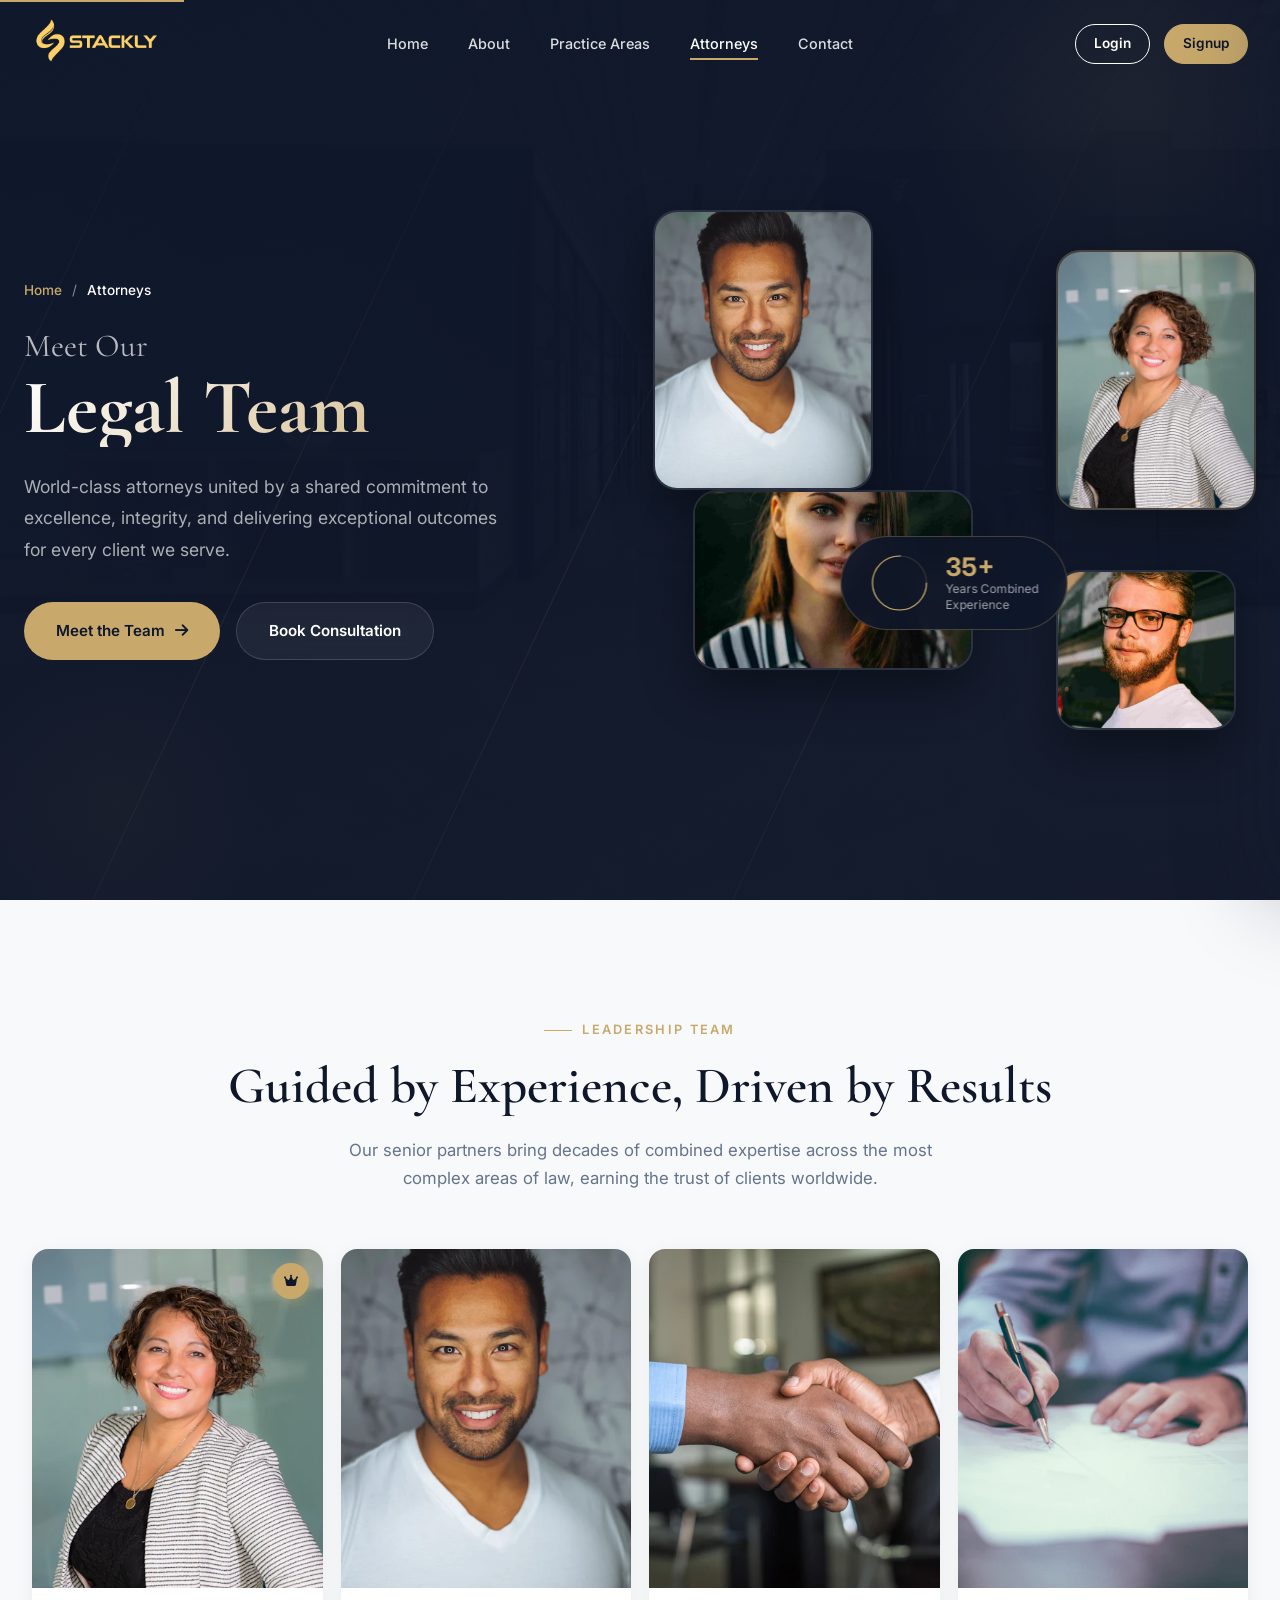
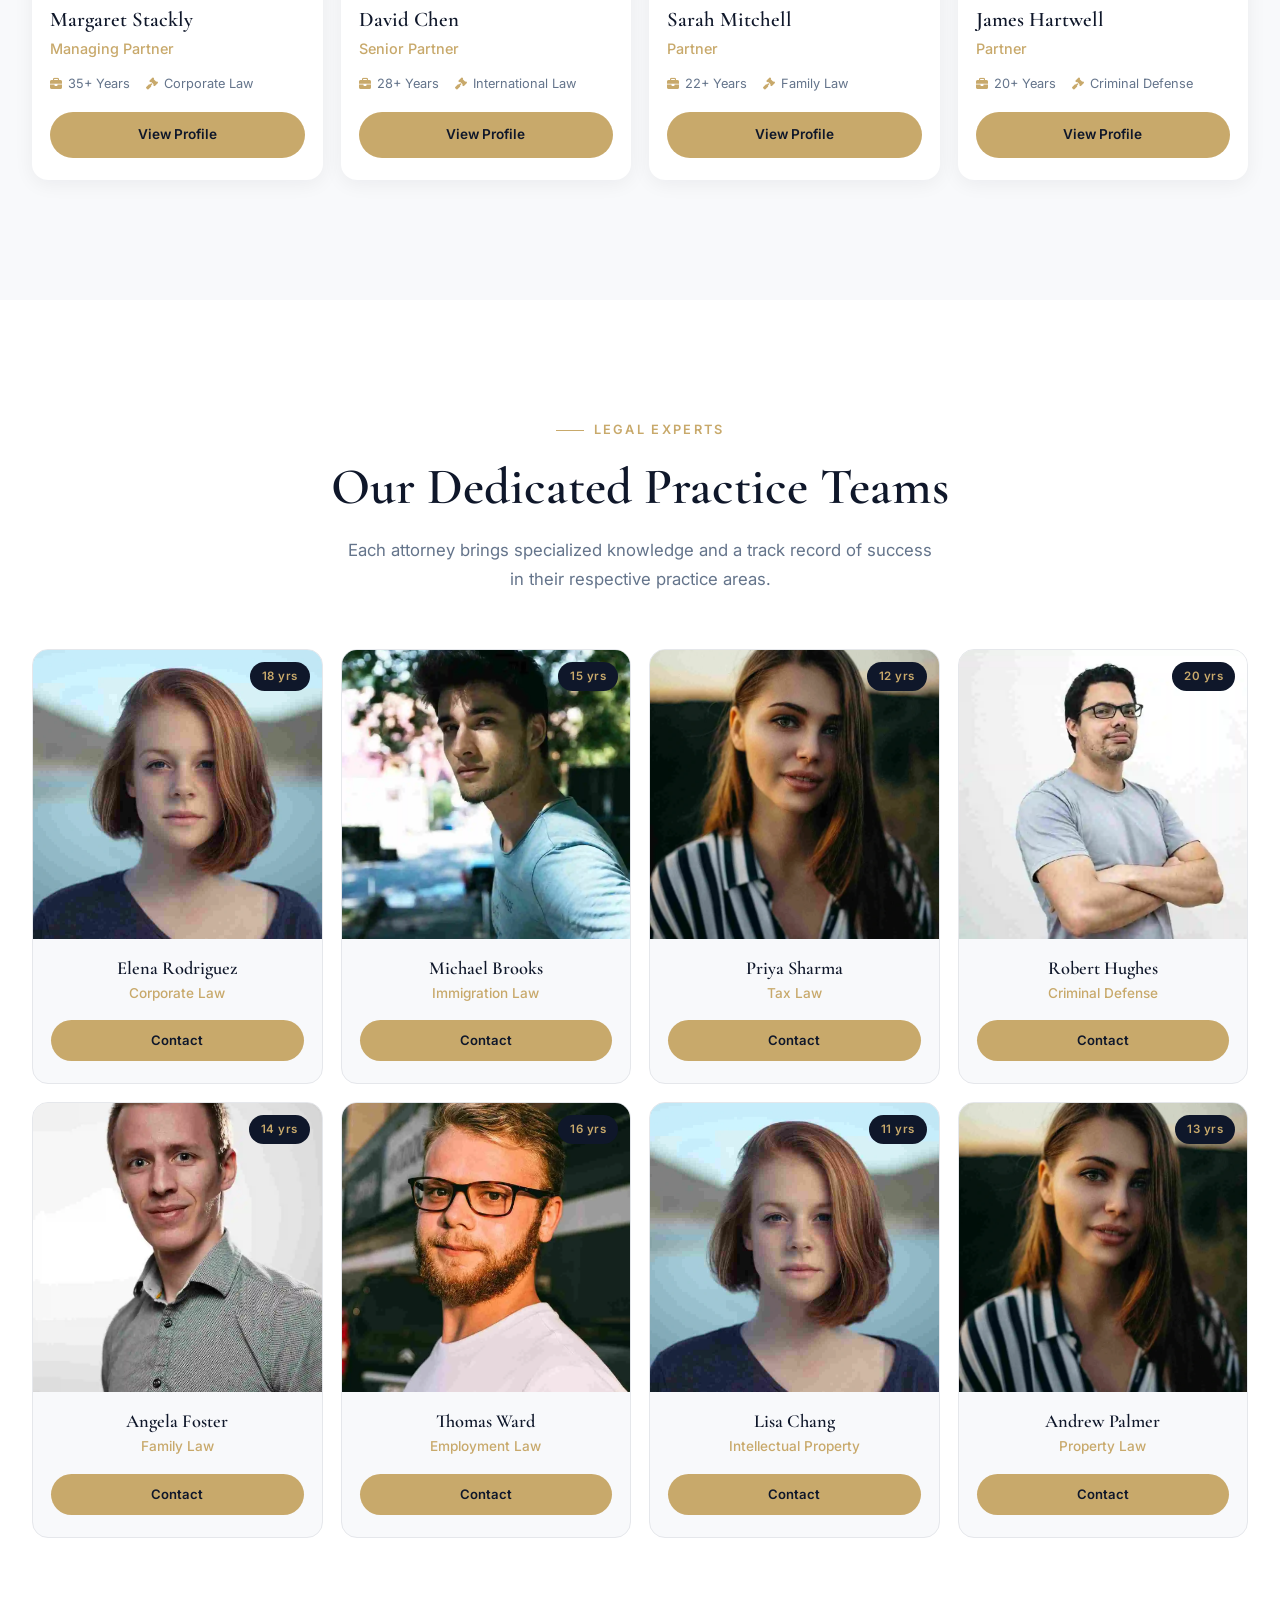
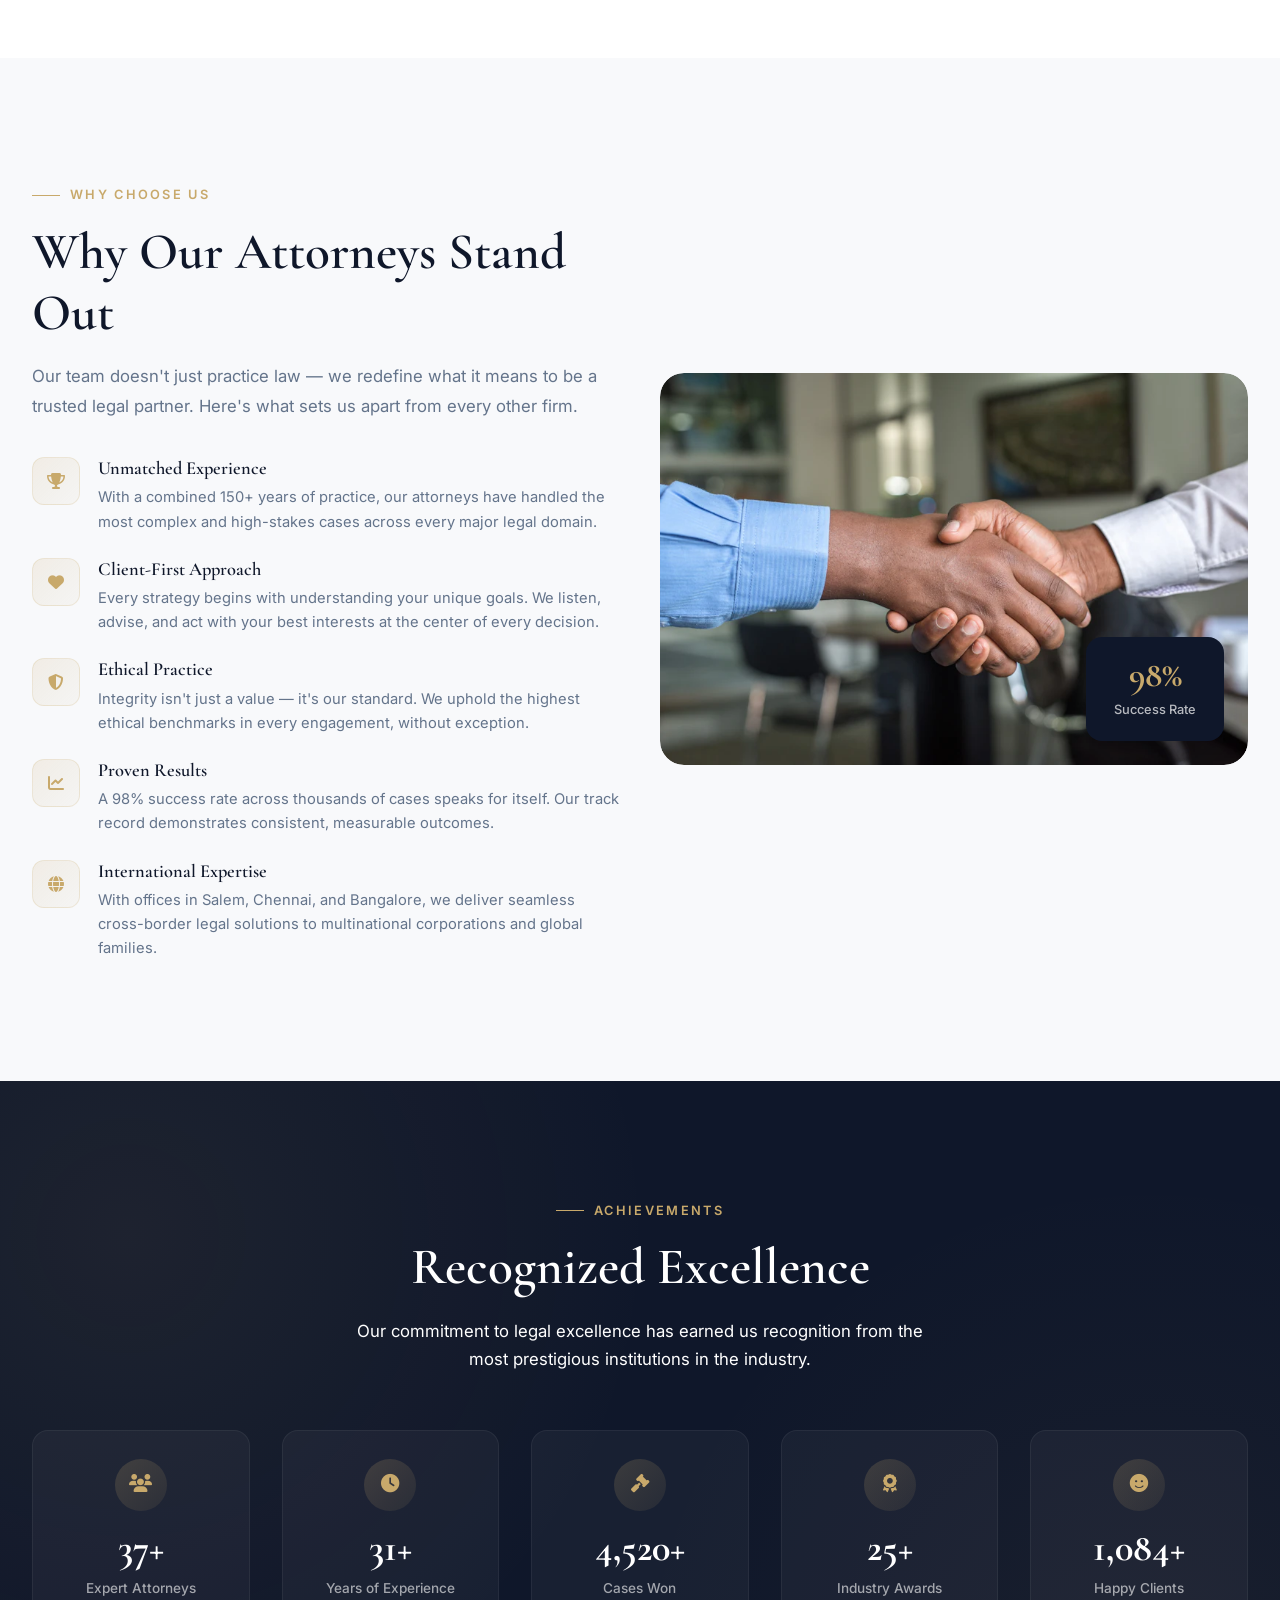
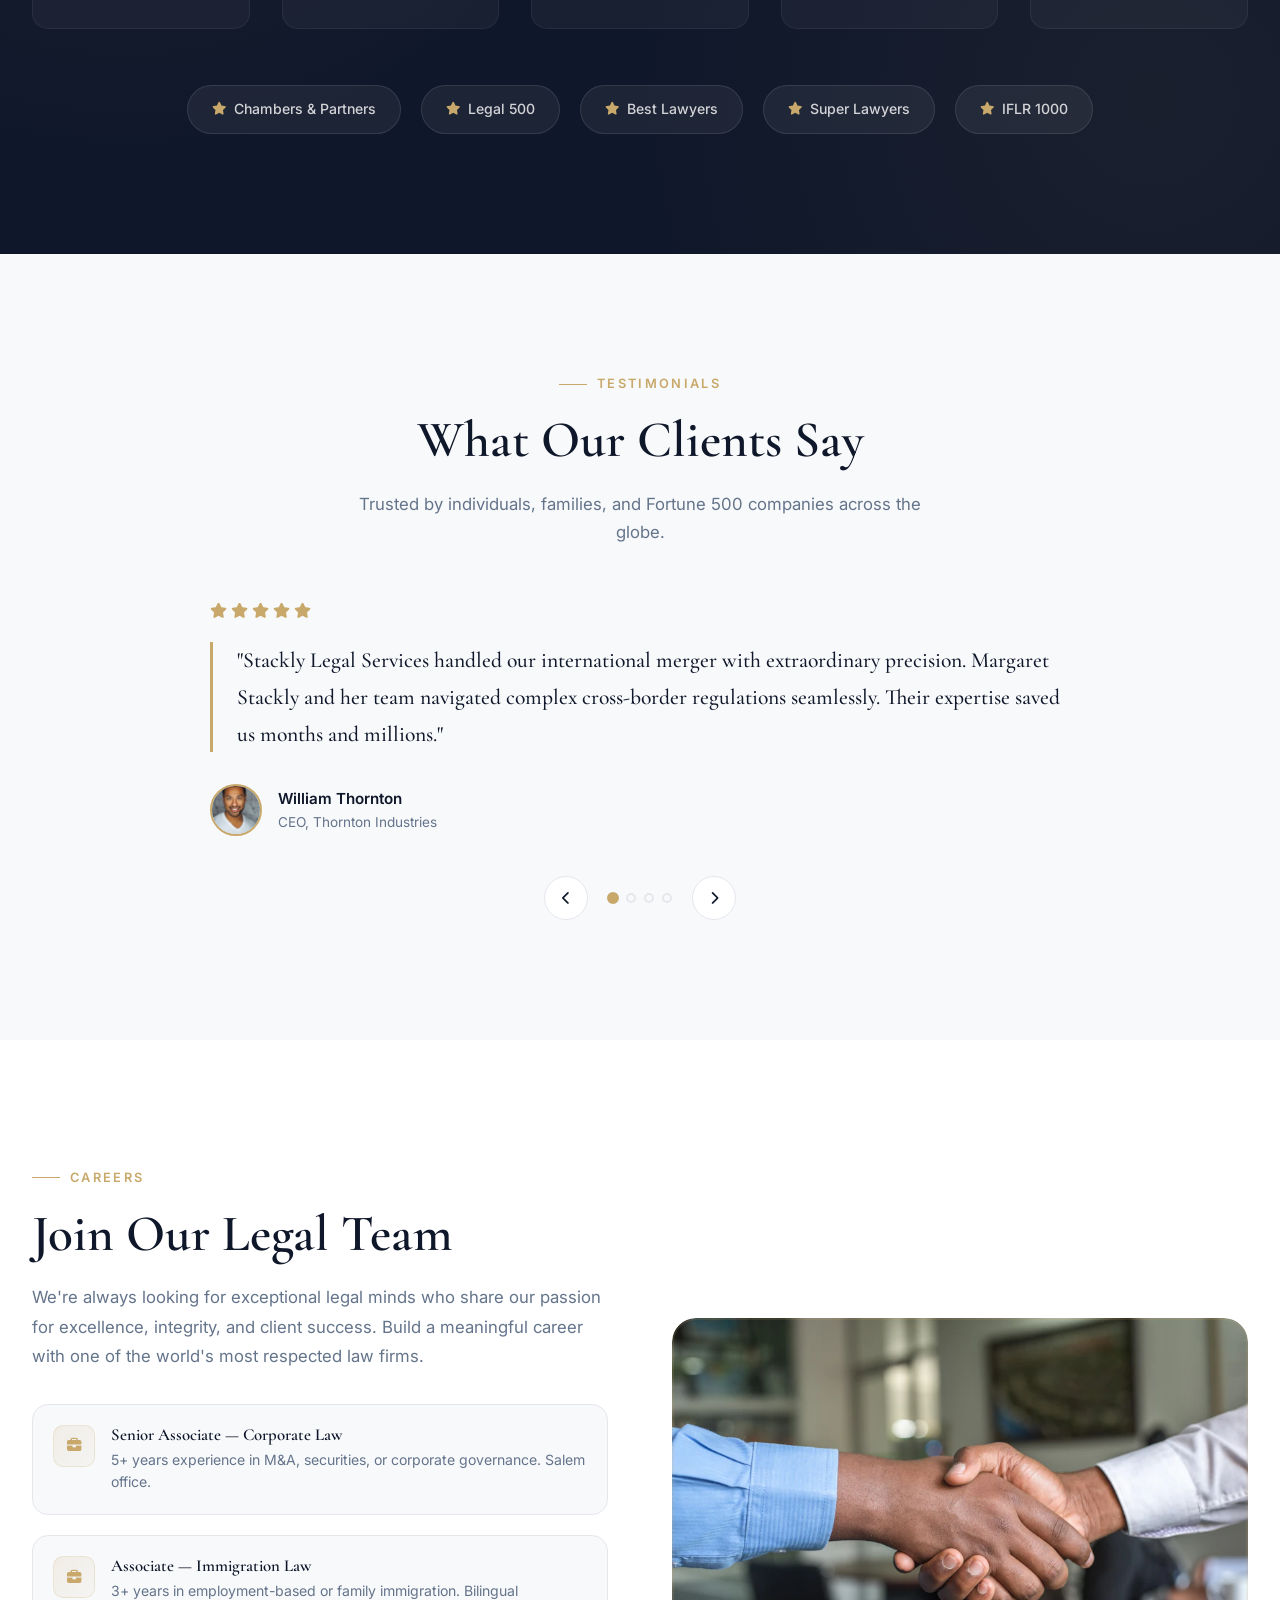
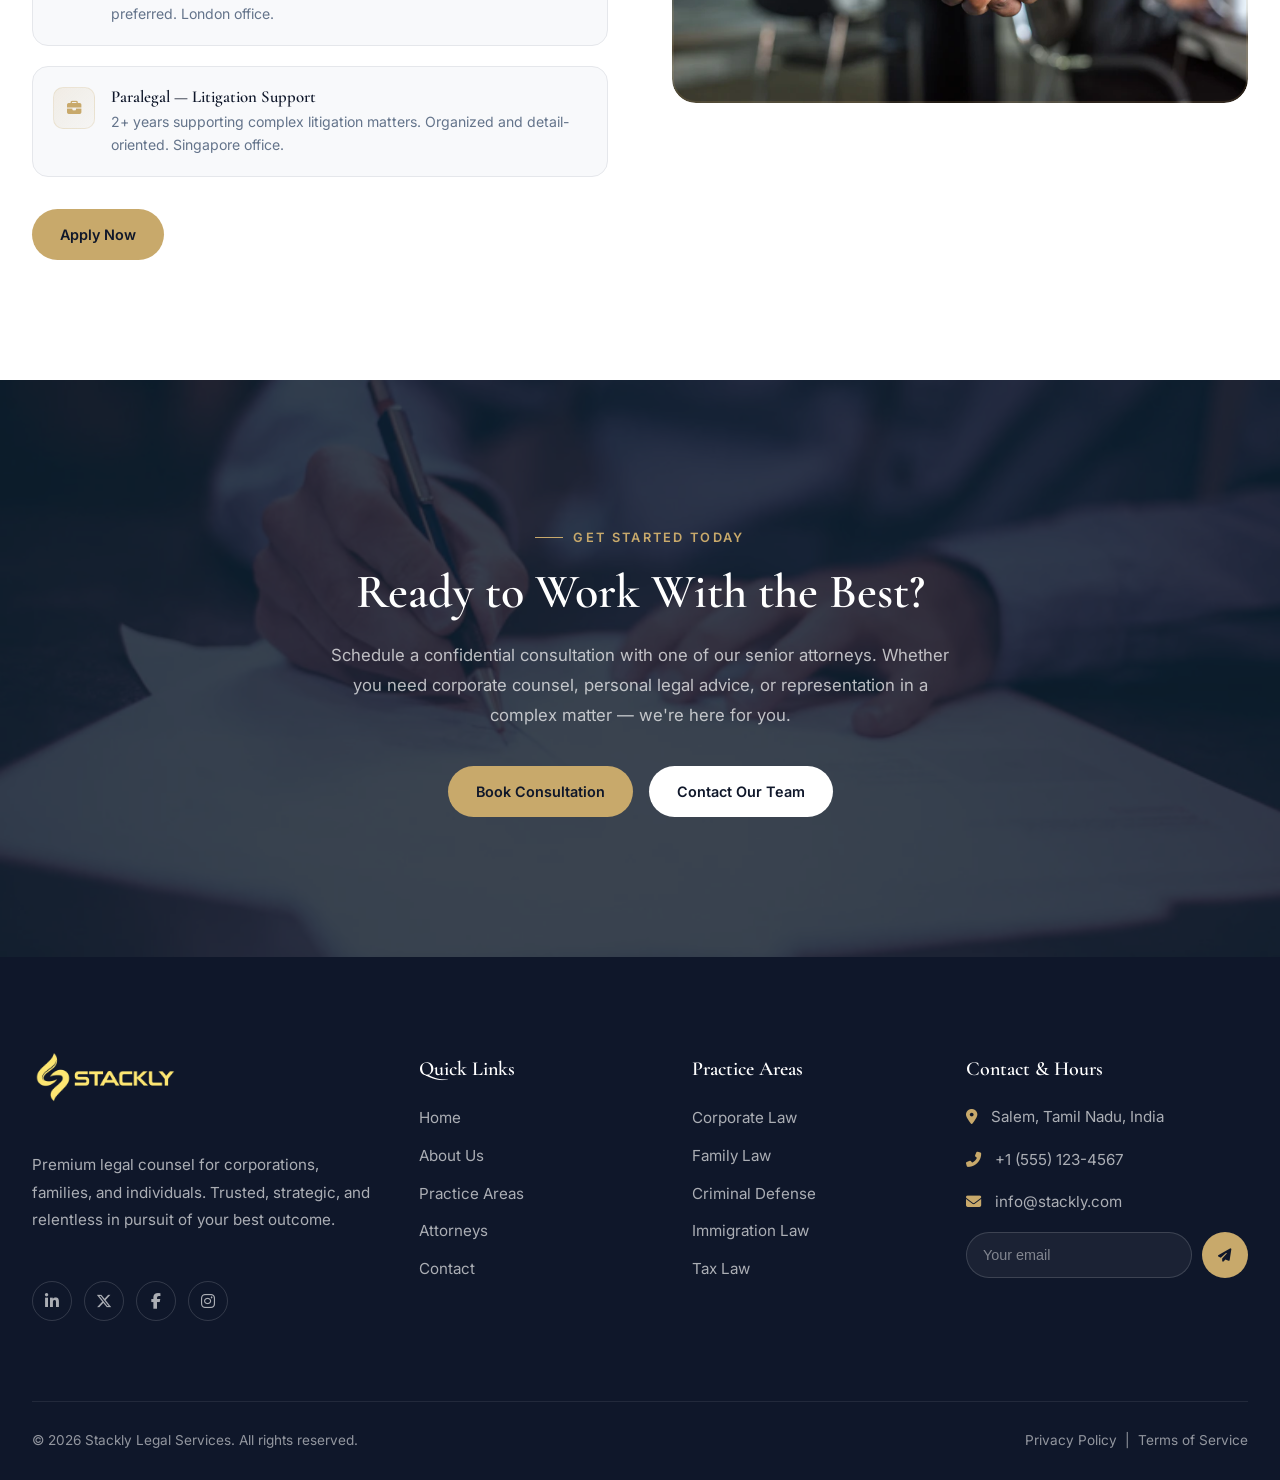
<file: attorneys.html>
<!DOCTYPE html>
<html lang="en">
<head>
  <meta charset="UTF-8">
  <meta name="viewport" content="width=device-width, initial-scale=1.0">
  <meta name="description" content="Meet the expert legal team at Stackly Legal Services — experienced attorneys specializing in corporate, family, criminal, immigration, and tax law.">
  <meta name="keywords" content="stackly attorneys, law firm lawyers, corporate lawyers, legal team, premium law firm, experienced attorneys">
  <meta name="author" content="Stackly Legal Services">
  <meta name="theme-color" content="#0F172A">

  <!-- Open Graph -->
  <meta property="og:title" content="Our Attorneys | Stackly Legal Services — Expert Legal Team">
  <meta property="og:description" content="Meet the experienced attorneys at Stackly Legal Services — trusted counsel with decades of combined expertise.">
  <meta property="og:type" content="website">
  <meta property="og:url" content="https://www.stacklylegal.com/attorneys.html">
  <meta property="og:image" content="https://www.stacklylegal.com/assets/images/team.webp">

  <!-- Twitter Card -->
  <meta name="twitter:card" content="summary_large_image">
  <meta name="twitter:title" content="Our Attorneys | Stackly Legal Services">
  <meta name="twitter:description" content="Meet the expert legal team at Stackly Legal Services.">
  <meta name="twitter:image" content="https://www.stacklylegal.com/assets/images/team.webp">

  <link rel="canonical" href="https://www.stacklylegal.com/attorneys.html">
  

  <title>Our Attorneys | Stackly Legal Services — Meet Our Legal Team</title>

  <!-- Google Fonts -->
  <link rel="preconnect" href="https://fonts.googleapis.com">
  <link rel="preconnect" href="https://fonts.gstatic.com" crossorigin>
  <link href="https://fonts.googleapis.com/css2?family=Cormorant+Garamond:wght@400;500;600;700&family=Inter:wght@300;400;500;600;700&display=swap" rel="stylesheet">

  <!-- Font Awesome -->
  <link rel="stylesheet" href="https://cdnjs.cloudflare.com/ajax/libs/font-awesome/6.5.1/css/all.min.css" integrity="sha512-DTOQO9RWCH3ppGqcWaEA1BIZOC6xxalwEsw9c2QQeAIftl+Vegovlnee1c9QX4TctnWMn13TZye+giMm8e2LwA==" crossorigin="anonymous" referrerpolicy="no-referrer">

  <!-- Stylesheets -->
  <link rel="stylesheet" href="css/shared.css">
  <link rel="stylesheet" href="css/attorneys.css">

  <!-- Schema.org -->
  <script type="application/ld+json">
  {
    "@context": "https://schema.org",
    "@type": "WebPage",
    "name": "Our Attorneys — Stackly Legal Services",
    "url": "https://www.stacklylegal.com/attorneys.html",
    "description": "Meet the expert legal team at Stackly Legal Services — experienced attorneys specializing in corporate, family, criminal, immigration, and tax law.",
    "mainEntity": {
      "@type": "LegalService",
      "name": "Stackly Legal Services",
      "url": "https://www.stacklylegal.com/",
      "logo": "https://www.stacklylegal.com/assets/logo-stackly.webp",
      "employee": [
        {
          "@type": "Person",
          "name": "Margaret Stackly",
          "jobTitle": "Managing Partner"
        },
        {
          "@type": "Person",
          "name": "David Chen",
          "jobTitle": "Senior Partner"
        },
        {
          "@type": "Person",
          "name": "Sarah Mitchell",
          "jobTitle": "Partner"
        },
        {
          "@type": "Person",
          "name": "James Hartwell",
          "jobTitle": "Partner"
        }
      ]
    }
  }
  </script>
</head>
<body>
  <!-- Skip to main content -->
  <a href="#main" class="skip-link">Skip to main content</a>

  <!-- Scroll Progress -->
  <div class="scroll-progress" id="scrollProgress" aria-hidden="true"></div>

  <!-- Header -->
  <header class="header header--transparent" id="header" role="banner">
    <div class="header__container">
      <a href="index.html" class="header__logo" aria-label="Stackly Legal Services home">
        <img src="assets/logo-stackly.webp" alt="Stackly Legal Services logo" width="104" height="104" loading="eager">
        
      </a>

      <nav class="header__nav" aria-label="Main navigation">
        <a href="index.html" class="header__nav-link">Home</a>
        <a href="about.html" class="header__nav-link">About</a>
        <a href="practice-areas.html" class="header__nav-link">Practice Areas</a>
        <a href="attorneys.html" class="header__nav-link active">Attorneys</a>
        <a href="contact.html" class="header__nav-link">Contact</a>
      </nav>

      <div class="header__actions">
        <a href="login.html" class="header__btn header__btn--login">Login</a>
        <a href="signup.html" class="header__btn header__btn--signup">Signup</a>
      </div>

      <button class="hamburger" id="hamburger" aria-label="Toggle navigation menu" aria-expanded="false" aria-controls="mobileDrawer">
        <span class="hamburger__box" aria-hidden="true">
          <span class="hamburger__line"></span>
          <span class="hamburger__line"></span>
          <span class="hamburger__line"></span>
        </span>
        <span class="hamburger__label">Menu</span>
      </button>
    </div>
  </header>

  <!-- Mobile Drawer -->
  <div class="mobile-drawer" id="mobileDrawer" role="dialog" aria-modal="true" aria-label="Mobile navigation">
    <div class="mobile-drawer__bg" aria-hidden="true"></div>
    <div class="mobile-drawer__inner">
      <div class="mobile-drawer__header">
        <a href="index.html" class="mobile-drawer__logo" aria-label="Stackly Legal Services home">
          <img src="assets/logo-stackly.webp" alt="" width="88" height="88" loading="lazy">
          
        </a>
      </div>

      <button class="mobile-drawer__close" id="mobileDrawerClose" aria-label="Close navigation menu" type="button">
        <span class="mobile-drawer__close-icon" aria-hidden="true">×</span>
      </button>

      <nav class="mobile-drawer__nav" aria-label="Mobile menu">
        <a href="index.html" class="mobile-drawer__link">
          <span class="mobile-drawer__num">01</span>
          <span class="mobile-drawer__label">Home</span>
        </a>
        <a href="about.html" class="mobile-drawer__link">
          <span class="mobile-drawer__num">02</span>
          <span class="mobile-drawer__label">About</span>
        </a>
        <a href="practice-areas.html" class="mobile-drawer__link">
          <span class="mobile-drawer__num">03</span>
          <span class="mobile-drawer__label">Practice Areas</span>
        </a>
        <a href="attorneys.html" class="mobile-drawer__link active">
          <span class="mobile-drawer__num">04</span>
          <span class="mobile-drawer__label">Attorneys</span>
        </a>
        <a href="contact.html" class="mobile-drawer__link">
          <span class="mobile-drawer__num">05</span>
          <span class="mobile-drawer__label">Contact</span>
        </a>
      </nav>

      <div class="mobile-drawer__footer">
        <div class="mobile-drawer__contact">
          <a href="tel:+15551234567" class="mobile-drawer__contact-item">
            <i class="fas fa-phone-alt" aria-hidden="true"></i>
            <span>+1 (555) 123-4567</span>
          </a>
          <a href="mailto:info@stackly.com" class="mobile-drawer__contact-item">
            <i class="fas fa-envelope" aria-hidden="true"></i>
            <span>info@stackly.com</span>
          </a>
        </div>
        <div class="mobile-drawer__social" aria-label="Social media">
          <a href="404.html" aria-label="LinkedIn"><i class="fab fa-linkedin-in" aria-hidden="true"></i></a>
          <a href="404.html" aria-label="X"><i class="fab fa-x-twitter" aria-hidden="true"></i></a>
          <a href="404.html" aria-label="Facebook"><i class="fab fa-facebook-f" aria-hidden="true"></i></a>
        </div>
        <div class="mobile-drawer__actions">
          <a href="login.html" class="btn btn-secondary mobile-drawer__btn">Login</a>
          <a href="signup.html" class="btn btn-primary mobile-drawer__btn">Signup</a>
        </div>
      </div>
    </div>
  </div>
  <div class="mobile-drawer__overlay" id="mobileOverlay" aria-hidden="true"></div>

  <!-- Main Content -->
  <main id="main">

    <!-- Section 1: Premium Hero -->
    <section class="at-hero" id="at-hero" aria-label="Attorneys hero">
      <div class="at-hero__bg">
        <img src="assets/images/about-hero.webp" alt="" loading="eager" aria-hidden="true">
      </div>
      <div class="at-hero__overlay" aria-hidden="true"></div>
      <div class="at-hero__diagonals" aria-hidden="true">
        <span></span><span></span><span></span><span></span>
      </div>
      <div class="at-hero__orb at-hero__orb--1" aria-hidden="true"></div>
      <div class="at-hero__orb at-hero__orb--2" aria-hidden="true"></div>

      <div class="at-hero__container">
        <div class="at-hero__grid">
          <div class="at-hero__content">
            <nav class="at-hero__breadcrumb" aria-label="Breadcrumb">
              <a href="index.html">Home</a>
              <span aria-hidden="true">/</span>
              <span aria-current="page">Attorneys</span>
            </nav>
            <h1 class="at-hero__title">
              <span class="at-hero__title-top">Meet Our</span>
              <span class="at-hero__title-main">Legal Team</span>
            </h1>
            <p class="at-hero__desc">World-class attorneys united by a shared commitment to excellence, integrity, and delivering exceptional outcomes for every client we serve.</p>
            <div class="at-hero__actions">
              <a href="#leadership" class="btn btn-gold">
                <span>Meet the Team</span>
                <i class="fas fa-arrow-right" aria-hidden="true"></i>
              </a>
              <a href="404.html" class="btn btn-glass">
                <span>Book Consultation</span>
              </a>
            </div>
          </div>
          <div class="at-hero__visual">
            <div class="at-hero__collage">
              <div class="at-hero__collage-item at-hero__collage-item--1">
                <img src="assets/images/client.webp" alt="Senior partner portrait" loading="eager">
              </div>
              <div class="at-hero__collage-item at-hero__collage-item--2">
                <img src="assets/images/clients.webp" alt="Managing partner portrait" loading="eager">
              </div>
              <div class="at-hero__collage-item at-hero__collage-item--3">
                <img src="assets/images/persons/stefan-stefancik-QXevDflbl8A-unsplash_11zon_11zon (1).webp" alt="Legal team in meeting" loading="eager">
              </div>
              <div class="at-hero__collage-item at-hero__collage-item--4">
                <img src="assets/images/persons/vicky-hladynets-C8Ta0gwPbQg-unsplash_11zon.webp" alt="Team collaboration session" loading="eager">
              </div>
            </div>
            <div class="at-hero__experience-badge">
              <div class="at-hero__experience-ring">
                <svg viewBox="0 0 100 100">
                  <circle cx="50" cy="50" r="45" fill="none" stroke="rgba(200,169,107,0.2)" stroke-width="2"/>
                  <circle cx="50" cy="50" r="45" fill="none" stroke="var(--color-secondary)" stroke-width="2" stroke-dasharray="283" stroke-dashoffset="70" stroke-linecap="round" class="at-hero__experience-circle"/>
                </svg>
              </div>
              <div class="at-hero__experience-content">
                <span class="at-hero__experience-number">35+</span>
                <span class="at-hero__experience-text">Years Combined<br>Experience</span>
              </div>
            </div>
          </div>
        </div>
      </div>
    </section>

    <!-- Section 2: Leadership Team -->
    <section class="at-leadership" id="leadership" aria-label="Leadership team">
      <div class="container">
        <div class="section-header section-header--center animate-on-scroll">
          <span class="section-label">Leadership Team</span>
          <h2 class="section-title">Guided by Experience, Driven by Results</h2>
          <p class="section-subtitle">Our senior partners bring decades of combined expertise across the most complex areas of law, earning the trust of clients worldwide.</p>
        </div>

        <div class="at-leadership__grid">
          <!-- Leader 1 -->
          <article class="at-leader animate-on-scroll" tabindex="0" aria-label="Margaret Stackly">
            <div class="at-leader__image-wrap">
              <img src="assets/images/clients.webp" alt="Margaret Stackly, Managing Partner at Stackly Legal Services" loading="lazy" class="at-leader__img">
              <div class="at-leader__overlay" aria-hidden="true">
                <div class="at-leader__social">
                  <a href="404.html" aria-label="LinkedIn"><i class="fab fa-linkedin-in" aria-hidden="true"></i></a>
                  <a href="404.html" aria-label="Email"><i class="fas fa-envelope" aria-hidden="true"></i></a>
                  <a href="404.html" aria-label="Phone"><i class="fas fa-phone-alt" aria-hidden="true"></i></a>
                </div>
              </div>
              <div class="at-leader__badge" aria-hidden="true">
                <i class="fas fa-crown" aria-hidden="true"></i>
              </div>
            </div>
            <div class="at-leader__info">
              <h3 class="at-leader__name">Margaret Stackly</h3>
              <p class="at-leader__position">Managing Partner</p>
              <div class="at-leader__meta">
                <span class="at-leader__exp"><i class="fas fa-briefcase" aria-hidden="true"></i> 35+ Years</span>
                <span class="at-leader__spec"><i class="fas fa-gavel" aria-hidden="true"></i> Corporate Law</span>
              </div>
              <a href="404.html" class="btn btn-primary at-leader__btn">View Profile</a>
            </div>
          </article>

          <!-- Leader 2 -->
          <article class="at-leader animate-on-scroll" tabindex="0" aria-label="David Chen">
            <div class="at-leader__image-wrap">
              <img src="assets/images/client.webp" alt="David Chen, Senior Partner at Stackly Legal Services" loading="lazy" class="at-leader__img">
              <div class="at-leader__overlay" aria-hidden="true">
                <div class="at-leader__social">
                  <a href="404.html" aria-label="LinkedIn"><i class="fab fa-linkedin-in" aria-hidden="true"></i></a>
                  <a href="404.html" aria-label="Email"><i class="fas fa-envelope" aria-hidden="true"></i></a>
                  <a href="404.html" aria-label="Phone"><i class="fas fa-phone-alt" aria-hidden="true"></i></a>
                </div>
              </div>
            </div>
            <div class="at-leader__info">
              <h3 class="at-leader__name">David Chen</h3>
              <p class="at-leader__position">Senior Partner</p>
              <div class="at-leader__meta">
                <span class="at-leader__exp"><i class="fas fa-briefcase" aria-hidden="true"></i> 28+ Years</span>
                <span class="at-leader__spec"><i class="fas fa-gavel" aria-hidden="true"></i> International Law</span>
              </div>
              <a href="404.html" class="btn btn-primary at-leader__btn">View Profile</a>
            </div>
          </article>

          <!-- Leader 3 -->
          <article class="at-leader animate-on-scroll" tabindex="0" aria-label="Sarah Mitchell">
            <div class="at-leader__image-wrap">
              <img src="assets/images/team.webp" alt="Sarah Mitchell, Partner at Stackly Legal Services" loading="lazy" class="at-leader__img">
              <div class="at-leader__overlay" aria-hidden="true">
                <div class="at-leader__social">
                  <a href="404.html" aria-label="LinkedIn"><i class="fab fa-linkedin-in" aria-hidden="true"></i></a>
                  <a href="404.html" aria-label="Email"><i class="fas fa-envelope" aria-hidden="true"></i></a>
                  <a href="404.html" aria-label="Phone"><i class="fas fa-phone-alt" aria-hidden="true"></i></a>
                </div>
              </div>
            </div>
            <div class="at-leader__info">
              <h3 class="at-leader__name">Sarah Mitchell</h3>
              <p class="at-leader__position">Partner</p>
              <div class="at-leader__meta">
                <span class="at-leader__exp"><i class="fas fa-briefcase" aria-hidden="true"></i> 22+ Years</span>
                <span class="at-leader__spec"><i class="fas fa-gavel" aria-hidden="true"></i> Family Law</span>
              </div>
              <a href="404.html" class="btn btn-primary at-leader__btn">View Profile</a>
            </div>
          </article>

          <!-- Leader 4 -->
          <article class="at-leader animate-on-scroll" tabindex="0" aria-label="James Hartwell">
            <div class="at-leader__image-wrap">
              <img src="assets/images/consultation.webp" alt="James Hartwell, Partner at Stackly Legal Services" loading="lazy" class="at-leader__img">
              <div class="at-leader__overlay" aria-hidden="true">
                <div class="at-leader__social">
                  <a href="404.html" aria-label="LinkedIn"><i class="fab fa-linkedin-in" aria-hidden="true"></i></a>
                  <a href="404.html" aria-label="Email"><i class="fas fa-envelope" aria-hidden="true"></i></a>
                  <a href="404.html" aria-label="Phone"><i class="fas fa-phone-alt" aria-hidden="true"></i></a>
                </div>
              </div>
            </div>
            <div class="at-leader__info">
              <h3 class="at-leader__name">James Hartwell</h3>
              <p class="at-leader__position">Partner</p>
              <div class="at-leader__meta">
                <span class="at-leader__exp"><i class="fas fa-briefcase" aria-hidden="true"></i> 20+ Years</span>
                <span class="at-leader__spec"><i class="fas fa-gavel" aria-hidden="true"></i> Criminal Defense</span>
              </div>
              <a href="404.html" class="btn btn-primary at-leader__btn">View Profile</a>
            </div>
          </article>
        </div>
      </div>
    </section>

    <!-- Section 3: Legal Experts Grid -->
    <section class="at-experts" id="experts" aria-label="Legal experts grid">
      <div class="container">
        <div class="section-header section-header--center animate-on-scroll">
          <span class="section-label">Legal Experts</span>
          <h2 class="section-title">Our Dedicated Practice Teams</h2>
          <p class="section-subtitle">Each attorney brings specialized knowledge and a track record of success in their respective practice areas.</p>
        </div>

        <div class="at-experts__grid">
          <!-- Expert 1 -->
          <article class="at-expert animate-on-scroll" tabindex="0" aria-label="Elena Rodriguez">
            <div class="at-expert__img-wrap">
              <img src="assets/images/persons/christopher-campbell-rDEOVtE7vOs-unsplash_11zon.webp" alt="Elena Rodriguez, Corporate Law specialist" loading="lazy" class="at-expert__img">
              <div class="at-expert__exp-badge" aria-hidden="true">18 yrs</div>
            </div>
            <div class="at-expert__info">
              <h3 class="at-expert__name">Elena Rodriguez</h3>
              <p class="at-expert__area">Corporate Law</p>
              <a href="404.html" class="btn btn-primary at-expert__btn">Contact</a>
            </div>
          </article>

          <!-- Expert 2 -->
          <article class="at-expert animate-on-scroll" tabindex="0" aria-label="Michael Brooks">
            <div class="at-expert__img-wrap">
              <img src="assets/images/persons/ana-nichita-BI91NrppE38-unsplash_11zon.webp" alt="Michael Brooks, Immigration Law specialist" loading="lazy" class="at-expert__img">
              <div class="at-expert__exp-badge" aria-hidden="true">15 yrs</div>
            </div>
            <div class="at-expert__info">
              <h3 class="at-expert__name">Michael Brooks</h3>
              <p class="at-expert__area">Immigration Law</p>
              <a href="404.html" class="btn btn-primary at-expert__btn">Contact</a>
            </div>
          </article>

          <!-- Expert 3 -->
          <article class="at-expert animate-on-scroll" tabindex="0" aria-label="Priya Sharma">
            <div class="at-expert__img-wrap">
              <img src="assets/images/persons/stefan-stefancik-QXevDflbl8A-unsplash_11zon_11zon (1).webp" alt="Priya Sharma, Tax Law specialist" loading="lazy" class="at-expert__img">
              <div class="at-expert__exp-badge" aria-hidden="true">12 yrs</div>
            </div>
            <div class="at-expert__info">
              <h3 class="at-expert__name">Priya Sharma</h3>
              <p class="at-expert__area">Tax Law</p>
              <a href="404.html" class="btn btn-primary at-expert__btn">Contact</a>
            </div>
          </article>

          <!-- Expert 4 -->
          <article class="at-expert animate-on-scroll" tabindex="0" aria-label="Robert Hughes">
            <div class="at-expert__img-wrap">
              <img src="assets/images/persons/jonas-kakaroto-KIPqvvTOC1s-unsplash_11zon.webp" alt="Robert Hughes, Criminal Defense specialist" loading="lazy" class="at-expert__img">
              <div class="at-expert__exp-badge" aria-hidden="true">20 yrs</div>
            </div>
            <div class="at-expert__info">
              <h3 class="at-expert__name">Robert Hughes</h3>
              <p class="at-expert__area">Criminal Defense</p>
              <a href="404.html" class="btn btn-primary at-expert__btn">Contact</a>
            </div>
          </article>

          <!-- Expert 5 -->
          <article class="at-expert animate-on-scroll" tabindex="0" aria-label="Angela Foster">
            <div class="at-expert__img-wrap">
              <img src="assets/images/persons/ludovic-migneault-EZ4TYgXPNWk-unsplash_11zon.webp" alt="Angela Foster, Family Law specialist" loading="lazy" class="at-expert__img">
              <div class="at-expert__exp-badge" aria-hidden="true">14 yrs</div>
            </div>
            <div class="at-expert__info">
              <h3 class="at-expert__name">Angela Foster</h3>
              <p class="at-expert__area">Family Law</p>
              <a href="404.html" class="btn btn-primary at-expert__btn">Contact</a>
            </div>
          </article>

          <!-- Expert 6 -->
          <article class="at-expert animate-on-scroll" tabindex="0" aria-label="Thomas Ward">
            <div class="at-expert__img-wrap">
              <img src="assets/images/persons/vicky-hladynets-C8Ta0gwPbQg-unsplash_11zon.webp" alt="Thomas Ward, Employment Law specialist" loading="lazy" class="at-expert__img">
              <div class="at-expert__exp-badge" aria-hidden="true">16 yrs</div>
            </div>
            <div class="at-expert__info">
              <h3 class="at-expert__name">Thomas Ward</h3>
              <p class="at-expert__area">Employment Law</p>
              <a href="404.html" class="btn btn-primary at-expert__btn">Contact</a>
            </div>
          </article>

          <!-- Expert 7 -->
          <article class="at-expert animate-on-scroll" tabindex="0" aria-label="Lisa Chang">
            <div class="at-expert__img-wrap">
              <img src="assets/images/persons/christopher-campbell-rDEOVtE7vOs-unsplash_11zon.webp" alt="Lisa Chang, Intellectual Property specialist" loading="lazy" class="at-expert__img">
              <div class="at-expert__exp-badge" aria-hidden="true">11 yrs</div>
            </div>
            <div class="at-expert__info">
              <h3 class="at-expert__name">Lisa Chang</h3>
              <p class="at-expert__area">Intellectual Property</p>
              <a href="404.html" class="btn btn-primary at-expert__btn">Contact</a>
            </div>
          </article>

          <!-- Expert 8 -->
          <article class="at-expert animate-on-scroll" tabindex="0" aria-label="Andrew Palmer">
            <div class="at-expert__img-wrap">
              <img src="assets/images/persons/stefan-stefancik-QXevDflbl8A-unsplash_11zon_11zon (1).webp" alt="Andrew Palmer, Property Law specialist" loading="lazy" class="at-expert__img">
              <div class="at-expert__exp-badge" aria-hidden="true">13 yrs</div>
            </div>
            <div class="at-expert__info">
              <h3 class="at-expert__name">Andrew Palmer</h3>
              <p class="at-expert__area">Property Law</p>
              <a href="404.html" class="btn btn-primary at-expert__btn">Contact</a>
            </div>
          </article>
        </div>
      </div>
    </section>

    <!-- Section 4: Why Our Attorneys Stand Out -->
    <section class="at-standout" id="standout" aria-label="Why our attorneys stand out">
      <div class="container">
        <div class="at-standout__grid">
          <div class="at-standout__content animate-on-scroll">
            <span class="section-label">Why Choose Us</span>
            <h2 class="section-title">Why Our Attorneys Stand Out</h2>
            <p class="at-standout__intro">Our team doesn't just practice law — we redefine what it means to be a trusted legal partner. Here's what sets us apart from every other firm.</p>

            <div class="at-standout__features">
              <div class="at-standout__feature">
                <div class="at-standout__feature-icon"><i class="fas fa-trophy" aria-hidden="true"></i></div>
                <div>
                  <h3>Unmatched Experience</h3>
                  <p>With a combined 150+ years of practice, our attorneys have handled the most complex and high-stakes cases across every major legal domain.</p>
                </div>
              </div>
              <div class="at-standout__feature">
                <div class="at-standout__feature-icon"><i class="fas fa-heart" aria-hidden="true"></i></div>
                <div>
                  <h3>Client-First Approach</h3>
                  <p>Every strategy begins with understanding your unique goals. We listen, advise, and act with your best interests at the center of every decision.</p>
                </div>
              </div>
              <div class="at-standout__feature">
                <div class="at-standout__feature-icon"><i class="fas fa-shield-halved" aria-hidden="true"></i></div>
                <div>
                  <h3>Ethical Practice</h3>
                  <p>Integrity isn't just a value — it's our standard. We uphold the highest ethical benchmarks in every engagement, without exception.</p>
                </div>
              </div>
              <div class="at-standout__feature">
                <div class="at-standout__feature-icon"><i class="fas fa-chart-line" aria-hidden="true"></i></div>
                <div>
                  <h3>Proven Results</h3>
                  <p>A 98% success rate across thousands of cases speaks for itself. Our track record demonstrates consistent, measurable outcomes.</p>
                </div>
              </div>
              <div class="at-standout__feature">
                <div class="at-standout__feature-icon"><i class="fas fa-globe" aria-hidden="true"></i></div>
                <div>
                  <h3>International Expertise</h3>
                  <p>With offices in Salem, Chennai, and Bangalore, we deliver seamless cross-border legal solutions to multinational corporations and global families.</p>
                </div>
              </div>
            </div>
          </div>
          <div class="at-standout__visual animate-on-scroll">
            <div class="at-standout__image-wrapper">
              <img src="assets/images/team.webp" alt="Stackly attorneys in a strategic meeting, demonstrating expertise and collaboration" loading="lazy" class="at-standout__img">
              <div class="at-standout__accent-box" aria-hidden="true">
                <span class="at-standout__accent-number">98%</span>
                <span class="at-standout__accent-text">Success Rate</span>
              </div>
            </div>
          </div>
        </div>
      </div>
    </section>

    <!-- Section 5: Achievements & Recognition -->
    <section class="at-achievements" id="achievements" aria-label="Achievements and recognition">
      <div class="at-achievements__bg" aria-hidden="true"></div>
      <div class="container">
        <div class="section-header section-header--center section-header--white animate-on-scroll">
          <span class="section-label">Achievements</span>
          <h2 class="section-title">Recognized Excellence</h2>
          <p class="section-subtitle">Our commitment to legal excellence has earned us recognition from the most prestigious institutions in the industry.</p>
        </div>

        <div class="at-achievements__counters animate-on-scroll">
          <div class="at-achievement">
            <div class="at-achievement__icon"><i class="fas fa-users" aria-hidden="true"></i></div>
            <span class="at-achievement__number" data-counter data-target="42" data-suffix="+">0</span>
            <span class="at-achievement__label">Expert Attorneys</span>
          </div>
          <div class="at-achievement">
            <div class="at-achievement__icon"><i class="fas fa-clock" aria-hidden="true"></i></div>
            <span class="at-achievement__number" data-counter data-target="35" data-suffix="+">0</span>
            <span class="at-achievement__label">Years of Experience</span>
          </div>
          <div class="at-achievement">
            <div class="at-achievement__icon"><i class="fas fa-gavel" aria-hidden="true"></i></div>
            <span class="at-achievement__number" data-counter data-target="5000" data-suffix="+">0</span>
            <span class="at-achievement__label">Cases Won</span>
          </div>
          <div class="at-achievement">
            <div class="at-achievement__icon"><i class="fas fa-award" aria-hidden="true"></i></div>
            <span class="at-achievement__number" data-counter data-target="28" data-suffix="+">0</span>
            <span class="at-achievement__label">Industry Awards</span>
          </div>
          <div class="at-achievement">
            <div class="at-achievement__icon"><i class="fas fa-face-smile" aria-hidden="true"></i></div>
            <span class="at-achievement__number" data-counter data-target="1200" data-suffix="+">0</span>
            <span class="at-achievement__label">Happy Clients</span>
          </div>
        </div>

        <div class="at-achievements__badges animate-on-scroll">
          <div class="at-badge">
            <i class="fas fa-star" aria-hidden="true"></i>
            <span>Chambers & Partners</span>
          </div>
          <div class="at-badge">
            <i class="fas fa-star" aria-hidden="true"></i>
            <span>Legal 500</span>
          </div>
          <div class="at-badge">
            <i class="fas fa-star" aria-hidden="true"></i>
            <span>Best Lawyers</span>
          </div>
          <div class="at-badge">
            <i class="fas fa-star" aria-hidden="true"></i>
            <span>Super Lawyers</span>
          </div>
          <div class="at-badge">
            <i class="fas fa-star" aria-hidden="true"></i>
            <span>IFLR 1000</span>
          </div>
        </div>
      </div>
    </section>

    <!-- Section 6: Client Testimonials -->
    <section class="at-testimonials" id="testimonials" aria-label="Client testimonials">
      <div class="container">
        <div class="section-header section-header--center animate-on-scroll">
          <span class="section-label">Testimonials</span>
          <h2 class="section-title">What Our Clients Say</h2>
          <p class="section-subtitle">Trusted by individuals, families, and Fortune 500 companies across the globe.</p>
        </div>

        <div class="at-testimonials__slider animate-on-scroll">
          <div class="at-testimonials__track">
            <!-- Testimonial 1 -->
            <div class="at-testimonials__card">
              <div class="at-testimonials__stars" aria-label="5 out of 5 stars">
                <i class="fas fa-star" aria-hidden="true"></i>
                <i class="fas fa-star" aria-hidden="true"></i>
                <i class="fas fa-star" aria-hidden="true"></i>
                <i class="fas fa-star" aria-hidden="true"></i>
                <i class="fas fa-star" aria-hidden="true"></i>
              </div>
              <blockquote class="at-testimonials__quote">"Stackly Legal Services handled our international merger with extraordinary precision. Margaret Stackly and her team navigated complex cross-border regulations seamlessly. Their expertise saved us months and millions."</blockquote>
              <div class="at-testimonials__client">
                <img src="assets/images/client.webp" alt="Portrait of William Thornton" loading="lazy" class="at-testimonials__photo">
                <div>
                  <span class="at-testimonials__name">William Thornton</span>
                  <span class="at-testimonials__role">CEO, Thornton Industries</span>
                </div>
              </div>
            </div>

            <!-- Testimonial 2 -->
            <div class="at-testimonials__card">
              <div class="at-testimonials__stars" aria-label="5 out of 5 stars">
                <i class="fas fa-star" aria-hidden="true"></i>
                <i class="fas fa-star" aria-hidden="true"></i>
                <i class="fas fa-star" aria-hidden="true"></i>
                <i class="fas fa-star" aria-hidden="true"></i>
                <i class="fas fa-star" aria-hidden="true"></i>
              </div>
              <blockquote class="at-testimonials__quote">"During a highly contentious custody battle, Sarah Mitchell was an absolute lifeline. Her compassion, strategic thinking, and courtroom presence gave me confidence during the most difficult time of my life."</blockquote>
              <div class="at-testimonials__client">
                <img src="assets/images/client.webp" alt="Portrait of Rebecca Lawson" loading="lazy" class="at-testimonials__photo">
                <div>
                  <span class="at-testimonials__name">Rebecca Lawson</span>
                  <span class="at-testimonials__role">Private Client</span>
                </div>
              </div>
            </div>

            <!-- Testimonial 3 -->
            <div class="at-testimonials__card">
              <div class="at-testimonials__stars" aria-label="5 out of 5 stars">
                <i class="fas fa-star" aria-hidden="true"></i>
                <i class="fas fa-star" aria-hidden="true"></i>
                <i class="fas fa-star" aria-hidden="true"></i>
                <i class="fas fa-star" aria-hidden="true"></i>
                <i class="fas fa-star" aria-hidden="true"></i>
              </div>
              <blockquote class="at-testimonials__quote">"We've worked with Stackly for over a decade on corporate litigation, tax advisory, and compliance matters. David Chen's international expertise has been invaluable to our expansion into European markets."</blockquote>
              <div class="at-testimonials__client">
                <img src="assets/images/client.webp" alt="Portrait of Amanda Chen" loading="lazy" class="at-testimonials__photo">
                <div>
                  <span class="at-testimonials__name">Amanda Chen</span>
                  <span class="at-testimonials__role">CFO, NexGen Global</span>
                </div>
              </div>
            </div>

            <!-- Testimonial 4 -->
            <div class="at-testimonials__card">
              <div class="at-testimonials__stars" aria-label="5 out of 5 stars">
                <i class="fas fa-star" aria-hidden="true"></i>
                <i class="fas fa-star" aria-hidden="true"></i>
                <i class="fas fa-star" aria-hidden="true"></i>
                <i class="fas fa-star" aria-hidden="true"></i>
                <i class="fas fa-star" aria-hidden="true"></i>
              </div>
              <blockquote class="at-testimonials__quote">"James Hartwell's defense strategy was nothing short of brilliant. His deep knowledge of criminal law and his unwavering dedication resulted in a full acquittal. We are forever grateful."</blockquote>
              <div class="at-testimonials__client">
                <img src="assets/images/client.webp" alt="Portrait of Daniel Morrison" loading="lazy" class="at-testimonials__photo">
                <div>
                  <span class="at-testimonials__name">Daniel Morrison</span>
                  <span class="at-testimonials__role">Private Client</span>
                </div>
              </div>
            </div>
          </div>

          <div class="at-testimonials__controls">
            <button class="at-testimonials__prev" aria-label="Previous testimonial" type="button">
              <i class="fas fa-chevron-left" aria-hidden="true"></i>
            </button>
            <div class="at-testimonials__dots" role="tablist" aria-label="Testimonial navigation">
              <button class="at-testimonials__dot active" role="tab" aria-selected="true" aria-label="Testimonial 1" data-index="0" type="button"></button>
              <button class="at-testimonials__dot" role="tab" aria-selected="false" aria-label="Testimonial 2" data-index="1" type="button"></button>
              <button class="at-testimonials__dot" role="tab" aria-selected="false" aria-label="Testimonial 3" data-index="2" type="button"></button>
              <button class="at-testimonials__dot" role="tab" aria-selected="false" aria-label="Testimonial 4" data-index="3" type="button"></button>
            </div>
            <button class="at-testimonials__next" aria-label="Next testimonial" type="button">
              <i class="fas fa-chevron-right" aria-hidden="true"></i>
            </button>
          </div>
        </div>
      </div>
    </section>

    <!-- Section 7: Join Our Legal Team -->
    <section class="at-join" id="join" aria-label="Join our legal team">
      <div class="container">
        <div class="at-join__grid">
          <div class="at-join__content animate-on-scroll">
            <span class="section-label">Careers</span>
            <h2 class="section-title">Join Our Legal Team</h2>
            <p class="at-join__intro">We're always looking for exceptional legal minds who share our passion for excellence, integrity, and client success. Build a meaningful career with one of the world's most respected law firms.</p>

            <div class="at-join__opportunities">
              <div class="at-join__opp">
                <div class="at-join__opp-icon"><i class="fas fa-briefcase" aria-hidden="true"></i></div>
                <div>
                  <h3>Senior Associate — Corporate Law</h3>
                  <p>5+ years experience in M&A, securities, or corporate governance. Salem office.</p>
                </div>
              </div>
              <div class="at-join__opp">
                <div class="at-join__opp-icon"><i class="fas fa-briefcase" aria-hidden="true"></i></div>
                <div>
                  <h3>Associate — Immigration Law</h3>
                  <p>3+ years in employment-based or family immigration. Bilingual preferred. London office.</p>
                </div>
              </div>
              <div class="at-join__opp">
                <div class="at-join__opp-icon"><i class="fas fa-briefcase" aria-hidden="true"></i></div>
                <div>
                  <h3>Paralegal — Litigation Support</h3>
                  <p>2+ years supporting complex litigation matters. Organized and detail-oriented. Singapore office.</p>
                </div>
              </div>
            </div>

            <a href="404.html" class="btn btn-primary">Apply Now</a>
          </div>
          <div class="at-join__visual animate-on-scroll">
            <div class="at-join__image-wrapper">
              <img src="assets/images/team.webp" alt="Stackly Legal Services team collaborating in an open, modern workspace" loading="lazy" class="at-join__img">
            </div>
          </div>
        </div>
      </div>
    </section>

    <!-- Section 8: Premium Consultation CTA -->
    <section class="at-cta" id="at-cta" aria-label="Book a consultation">
      <div class="at-cta__bg">
        <img src="assets/images/consultation.webp" alt="Modern law office with city skyline view, representing premium legal consultation" loading="lazy">
      </div>
      <div class="at-cta__content animate-on-scroll">
        <span class="section-label section-label--white">Get Started Today</span>
        <h2>Ready to Work With the Best?</h2>
        <p>Schedule a confidential consultation with one of our senior attorneys. Whether you need corporate counsel, personal legal advice, or representation in a complex matter — we're here for you.</p>
        <div class="at-cta__actions">
          <a href="404.html" class="btn btn-primary">Book Consultation</a>
          <a href="404.html" class="btn btn-white">Contact Our Team</a>
        </div>
      </div>
    </section>

  </main>

  <!-- Footer -->
  <footer class="footer" id="footer" role="contentinfo">
    <div class="container">
      <div class="footer__grid">
        <div class="footer__brand">
          <a href="index.html" aria-label="Stackly Legal Services home">
            <img src="assets/logo-stackly.webp" alt="Stackly Legal Services logo" width="104" height="104" loading="lazy">
          </a>
          <p>Premium legal counsel for corporations, families, and individuals. Trusted, strategic, and relentless in pursuit of your best outcome.</p>
          <div class="footer__social" aria-label="Social media links">
            <a href="404.html" aria-label="LinkedIn"><i class="fab fa-linkedin-in" aria-hidden="true"></i></a>
            <a href="404.html" aria-label="X"><i class="fab fa-x-twitter" aria-hidden="true"></i></a>
            <a href="404.html" aria-label="Facebook"><i class="fab fa-facebook-f" aria-hidden="true"></i></a>
            <a href="404.html" aria-label="Instagram"><i class="fab fa-instagram" aria-hidden="true"></i></a>
          </div>
        </div>

        <div class="footer__links">
          <h3 class="footer__title">Quick Links</h3>
          <ul class="footer__list">
            <li><a href="index.html">Home</a></li>
            <li><a href="about.html">About Us</a></li>
            <li><a href="practice-areas.html">Practice Areas</a></li>
            <li><a href="attorneys.html">Attorneys</a></li>
            <li><a href="contact.html">Contact</a></li>
          </ul>
        </div>

        <div class="footer__links">
          <h3 class="footer__title">Practice Areas</h3>
          <ul class="footer__list">
            <li><a href="404.html">Corporate Law</a></li>
            <li><a href="404.html">Family Law</a></li>
            <li><a href="404.html">Criminal Defense</a></li>
            <li><a href="404.html">Immigration Law</a></li>
            <li><a href="404.html">Tax Law</a></li>
          </ul>
        </div>

        <div class="footer__contact">
          <h3 class="footer__title">Contact & Hours</h3>
          <div class="footer__contact-item">
            <i class="fas fa-map-marker-alt" aria-hidden="true"></i>
            <span>Salem, Tamil Nadu, India</span>
          </div>
          <div class="footer__contact-item">
            <i class="fas fa-phone-alt" aria-hidden="true"></i>
            <span>+1 (555) 123-4567</span>
          </div>
          <div class="footer__contact-item">
            <i class="fas fa-envelope" aria-hidden="true"></i>
            <span>info@stackly.com</span>
          </div>

          <form class="footer__newsletter" aria-label="Footer newsletter">
            <label for="footer-email" class="sr-only">Email address</label>
            <input type="email" id="footer-email" name="email" placeholder="Your email" required>
            <button type="submit" aria-label="Subscribe"><i class="fas fa-paper-plane" aria-hidden="true"></i></button>
          </form>
        </div>
      </div>

      <div class="footer__bottom">
        <span>&copy; 2026 Stackly Legal Services. All rights reserved.</span>
        <div>
          <a href="404.html">Privacy Policy</a> &nbsp;|&nbsp; <a href="404.html">Terms of Service</a>
        </div>
      </div>
    </div>
  </footer>

  <!-- Back to Top -->
  <button class="back-to-top" id="backToTop" aria-label="Back to top" type="button">
    <i class="fas fa-chevron-up" aria-hidden="true"></i>
  </button>

  <!-- Scripts -->
  <script src="js/shared.js"></script>
  <script src="js/attorneys.js"></script>
</body>
</html>
</file>
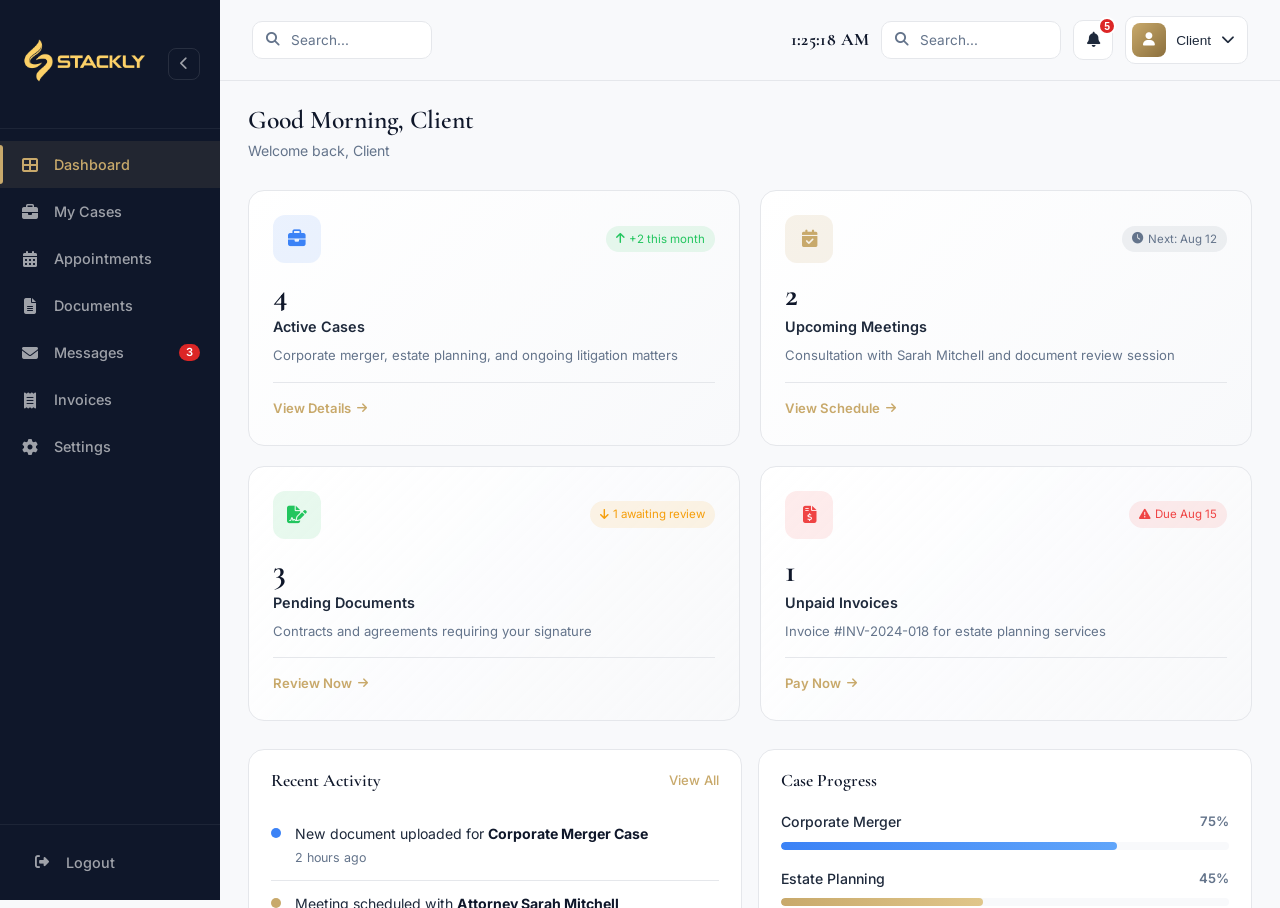
<file: client-dashboard.html>
<!DOCTYPE html>
<html lang="en">
<head>
  <meta charset="UTF-8">
  <meta name="viewport" content="width=device-width, initial-scale=1.0">
  <meta name="description" content="Client Dashboard — Stackly Legal Services. Manage your cases, appointments, documents, and invoices.">
  <meta name="keywords" content="client dashboard, legal portal, case management, Stackly Legal Services">
  <meta name="author" content="Stackly Legal Services">
  <meta name="theme-color" content="#0F172A">

  <link rel="canonical" href="https://www.stacklylegal.com/client-dashboard.html">
  

  <title>Client Dashboard | Stackly Legal Services</title>

  <!-- Google Fonts -->
  <link rel="preconnect" href="https://fonts.googleapis.com">
  <link rel="preconnect" href="https://fonts.gstatic.com" crossorigin>
  <link href="https://fonts.googleapis.com/css2?family=Cormorant+Garamond:wght@400;500;600;700&family=Inter:wght@300;400;500;600;700&display=swap" rel="stylesheet">

  <!-- Font Awesome -->
  <link rel="stylesheet" href="https://cdnjs.cloudflare.com/ajax/libs/font-awesome/6.5.1/css/all.min.css" integrity="sha512-DTOQO9RWCH3ppGqcWaEA1BIZOC6xxalwEsw9c2QQeAIftl+Vegovlnee1c9QX4TctnWMn13TZye+giMm8e2LwA==" crossorigin="anonymous" referrerpolicy="no-referrer">

  <!-- Stylesheets -->
  <link rel="stylesheet" href="css/shared.css">
  <link rel="stylesheet" href="css/client-dashboard.css">
</head>
<body>

  <!-- Sidebar -->
  <aside class="sidebar" id="sidebar" aria-label="Dashboard navigation">
    <div class="sidebar__header">
      <a href="index.html" class="sidebar__logo" aria-label="Stackly Legal Services home">
        <img src="assets/logo-stackly.webp" alt="" width="72" height="72" loading="eager">
        
      </a>
      <button class="sidebar__collapse" id="sidebarCollapse" aria-label="Collapse sidebar" type="button">
        <i class="fas fa-chevron-left" aria-hidden="true"></i>
      </button>
    </div>

    <nav class="sidebar__nav" aria-label="Dashboard menu">
      <ul class="sidebar__menu">
        <li>
          <a href="#dashboard" class="sidebar__link active" data-section="dashboard" aria-current="page">
            <i class="fas fa-th-large" aria-hidden="true"></i>
            <span class="sidebar__label">Dashboard</span>
          </a>
        </li>
        <li>
          <a href="#cases" class="sidebar__link" data-section="cases">
            <i class="fas fa-briefcase" aria-hidden="true"></i>
            <span class="sidebar__label">My Cases</span>
          </a>
        </li>
        <li>
          <a href="#appointments" class="sidebar__link" data-section="appointments">
            <i class="fas fa-calendar-alt" aria-hidden="true"></i>
            <span class="sidebar__label">Appointments</span>
          </a>
        </li>
        <li>
          <a href="#documents" class="sidebar__link" data-section="documents">
            <i class="fas fa-file-alt" aria-hidden="true"></i>
            <span class="sidebar__label">Documents</span>
          </a>
        </li>
        <li>
          <a href="#messages" class="sidebar__link" data-section="messages">
            <i class="fas fa-envelope" aria-hidden="true"></i>
            <span class="sidebar__label">Messages</span>
            <span class="sidebar__badge">3</span>
          </a>
        </li>
        <li>
          <a href="#invoices" class="sidebar__link" data-section="invoices">
            <i class="fas fa-receipt" aria-hidden="true"></i>
            <span class="sidebar__label">Invoices</span>
          </a>
        </li>
        <li>
          <a href="#settings" class="sidebar__link" data-section="settings">
            <i class="fas fa-cog" aria-hidden="true"></i>
            <span class="sidebar__label">Settings</span>
          </a>
        </li>
      </ul>
    </nav>

    <div class="sidebar__footer">
      <a href="login.html" class="sidebar__logout" aria-label="Logout">
        <i class="fas fa-sign-out-alt" aria-hidden="true"></i>
        <span class="sidebar__label">Logout</span>
      </a>
    </div>
  </aside>

  <!-- Sidebar Overlay (mobile) -->
  <div class="sidebar-overlay" id="sidebarOverlay" aria-hidden="true"></div>

  <!-- Main Area -->
  <div class="dashboard">

    <!-- Header -->
    <header class="dash-header" id="dashHeader" role="banner">
      <div class="dash-header__left">
        <button class="dash-header__toggle" id="sidebarToggle" aria-label="Toggle sidebar" type="button">
          <i class="fas fa-bars" aria-hidden="true"></i>
        </button>
        <div class="dash-header__search">
          <i class="fas fa-search" aria-hidden="true"></i>
          <input type="search" class="dash-header__search-input" placeholder="Search..." aria-label="Search dashboard">
        </div>
      </div>
      <div class="dash-header__right">
        <div class="dash-header__clock-wrap">
          <span class="dash-header__clock" id="dashClock"></span>
        </div>
        <div class="dash-header__search">
          <i class="fas fa-search" aria-hidden="true"></i>
          <input type="search" class="dash-header__search-input" placeholder="Search..." aria-label="Search dashboard">
        </div>
        <button class="dash-header__icon-btn dash-header__notif" id="notifBtn" aria-label="Notifications" type="button">
          <i class="fas fa-bell" aria-hidden="true"></i>
          <span class="dash-header__notif-badge">5</span>
        </button>
        <div class="notif-panel" id="notifPanel" role="dialog" aria-label="Notifications">
          <div class="notif-panel__header"><h3>Notifications</h3><span class="notif-panel__count">5 new</span></div>
          <div class="notif-panel__list" id="notifList">
            <div class="notif-item"><div class="notif-item__icon" style="background:rgba(59,130,246,0.1);color:#3b82f6"><i class="fas fa-file-alt" aria-hidden="true"></i></div><div class="notif-item__info"><p>New document uploaded for your case</p><span class="notif-item__time">10 min ago</span></div></div>
            <div class="notif-item"><div class="notif-item__icon" style="background:rgba(34,197,94,0.1);color:#22c55e"><i class="fas fa-calendar-check" aria-hidden="true"></i></div><div class="notif-item__info"><p>Appointment confirmed for tomorrow</p><span class="notif-item__time">1 hour ago</span></div></div>
            <div class="notif-item"><div class="notif-item__icon" style="background:rgba(139,92,246,0.1);color:#8b5cf6"><i class="fas fa-credit-card" aria-hidden="true"></i></div><div class="notif-item__info"><p>Invoice payment processed</p><span class="notif-item__time">2 hours ago</span></div></div>
          </div>
          <a href="#" class="notif-panel__footer">View All Notifications</a>
        </div>
        <div class="dash-header__profile" id="profileDropdown">
          <button class="dash-header__profile-btn" aria-label="Profile menu" type="button" aria-expanded="false" aria-controls="profileMenu">
            <div class="dash-header__avatar" id="dashAvatar">
              <i class="fas fa-user" aria-hidden="true"></i>
            </div>
            <span class="dash-header__profile-name" id="dashProfileName">Client</span>
            <i class="fas fa-chevron-down dash-header__chevron" aria-hidden="true"></i>
          </button>
          <div class="dash-header__dropdown" id="profileMenu" role="menu">
            <a href="404.html" class="dash-header__dropdown-item" role="menuitem">
              <i class="fas fa-user-cog" aria-hidden="true"></i> My Profile
            </a>
            <a href="404.html" class="dash-header__dropdown-item" role="menuitem">
              <i class="fas fa-cog" aria-hidden="true"></i> Settings
            </a>
            <hr class="dash-header__dropdown-divider">
            <a href="login.html" class="dash-header__dropdown-item" role="menuitem">
              <i class="fas fa-sign-out-alt" aria-hidden="true"></i> Logout
            </a>
          </div>
        </div>
      </div>
    </header>

    <!-- Scrollable Content Area -->
    <main class="dash-main" id="main" role="main">

      <!-- ==================== SECTION 1: DASHBOARD ==================== -->
      <section class="dash-section active" id="section-dashboard" aria-label="Dashboard overview">
        <div class="dash-section__header">
          <div>
            <h2 class="dash-section__title" id="dashGreeting">Dashboard</h2>
            <p class="dash-section__subtitle" id="dashUserName">Overview of your legal matters and activities</p>
          </div>
        </div>

        <!-- Stats Grid -->
        <div class="stats-grid">
          <div class="stat-card stat-card--premium">
            <div class="stat-card__header">
              <div class="stat-card__icon stat-card__icon--blue">
                <i class="fas fa-briefcase" aria-hidden="true"></i>
              </div>
              <div class="stat-card__trend stat-card__trend--up">
                <i class="fas fa-arrow-up" aria-hidden="true"></i> +2 this month
              </div>
            </div>
            <div class="stat-card__body">
              <span class="stat-card__number" id="kpi-active" data-count="4">0</span>
              <span class="stat-card__label">Active Cases</span>
              <p class="stat-card__desc">Corporate merger, estate planning, and ongoing litigation matters</p>
            </div>
            <div class="stat-card__footer">
              <a href="404.html" class="stat-card__link">View Details <i class="fas fa-arrow-right" aria-hidden="true"></i></a>
            </div>
          </div>

          <div class="stat-card stat-card--premium">
            <div class="stat-card__header">
              <div class="stat-card__icon stat-card__icon--gold">
                <i class="fas fa-calendar-check" aria-hidden="true"></i>
              </div>
              <div class="stat-card__trend stat-card__trend--neutral">
                <i class="fas fa-clock" aria-hidden="true"></i> Next: Aug 12
              </div>
            </div>
            <div class="stat-card__body">
              <span class="stat-card__number" id="kpi-meetings" data-count="2">0</span>
              <span class="stat-card__label">Upcoming Meetings</span>
              <p class="stat-card__desc">Consultation with Sarah Mitchell and document review session</p>
            </div>
            <div class="stat-card__footer">
              <a href="404.html" class="stat-card__link">View Schedule <i class="fas fa-arrow-right" aria-hidden="true"></i></a>
            </div>
          </div>

          <div class="stat-card stat-card--premium">
            <div class="stat-card__header">
              <div class="stat-card__icon stat-card__icon--green">
                <i class="fas fa-file-signature" aria-hidden="true"></i>
              </div>
              <div class="stat-card__trend stat-card__trend--down">
                <i class="fas fa-arrow-down" aria-hidden="true"></i> 1 awaiting review
              </div>
            </div>
            <div class="stat-card__body">
              <span class="stat-card__number" id="kpi-pending" data-count="3">0</span>
              <span class="stat-card__label">Pending Documents</span>
              <p class="stat-card__desc">Contracts and agreements requiring your signature</p>
            </div>
            <div class="stat-card__footer">
              <a href="404.html" class="stat-card__link">Review Now <i class="fas fa-arrow-right" aria-hidden="true"></i></a>
            </div>
          </div>

          <div class="stat-card stat-card--premium">
            <div class="stat-card__header">
              <div class="stat-card__icon stat-card__icon--red">
                <i class="fas fa-file-invoice-dollar" aria-hidden="true"></i>
              </div>
              <div class="stat-card__trend stat-card__trend--warning">
                <i class="fas fa-exclamation-triangle" aria-hidden="true"></i> Due Aug 15
              </div>
            </div>
            <div class="stat-card__body">
              <span class="stat-card__number" id="kpi-invoices" data-count="1">0</span>
              <span class="stat-card__label">Unpaid Invoices</span>
              <p class="stat-card__desc">Invoice #INV-2024-018 for estate planning services</p>
            </div>
            <div class="stat-card__footer">
              <a href="404.html" class="stat-card__link">Pay Now <i class="fas fa-arrow-right" aria-hidden="true"></i></a>
            </div>
          </div>
        </div>

        <!-- Dashboard Grid -->
        <div class="dash-grid">
          <!-- Recent Activity -->
          <div class="dash-card dash-card--activity">
            <div class="dash-card__header">
              <h3 class="dash-card__title">Recent Activity</h3>
              <a href="404.html" class="dash-card__link">View All</a>
            </div>
            <div class="dash-card__body">
              <div class="timeline" id="dashActivityFeed">
                <div class="timeline__item">
                  <div class="timeline__dot timeline__dot--blue"></div>
                  <div class="timeline__content">
                    <p class="timeline__text">New document uploaded for <strong>Corporate Merger Case</strong></p>
                    <span class="timeline__time">2 hours ago</span>
                  </div>
                </div>
                <div class="timeline__item">
                  <div class="timeline__dot timeline__dot--gold"></div>
                  <div class="timeline__content">
                    <p class="timeline__text">Meeting scheduled with <strong>Attorney Sarah Mitchell</strong></p>
                    <span class="timeline__time">5 hours ago</span>
                  </div>
                </div>
                <div class="timeline__item">
                  <div class="timeline__dot timeline__dot--green"></div>
                  <div class="timeline__content">
                    <p class="timeline__text">Invoice #INV-2024-018 paid successfully</p>
                    <span class="timeline__time">1 day ago</span>
                  </div>
                </div>
                <div class="timeline__item">
                  <div class="timeline__dot timeline__dot--red"></div>
                  <div class="timeline__content">
                    <p class="timeline__text">Document review required for <strong>Estate Planning</strong></p>
                    <span class="timeline__time">2 days ago</span>
                  </div>
                </div>
                <div class="timeline__item">
                  <div class="timeline__dot timeline__dot--blue"></div>
                  <div class="timeline__content">
                    <p class="timeline__text">Case status updated to <strong>Under Review</strong></p>
                    <span class="timeline__time">3 days ago</span>
                  </div>
                </div>
              </div>
            </div>
          </div>

          <!-- Case Progress -->
          <div class="dash-card dash-card--progress">
            <div class="dash-card__header">
              <h3 class="dash-card__title">Case Progress</h3>
            </div>
            <div class="dash-card__body">
              <div class="progress-list">
                <div class="progress-item">
                  <div class="progress-item__header">
                    <span class="progress-item__name">Corporate Merger</span>
                    <span class="progress-item__pct">75%</span>
                  </div>
                  <div class="progress-bar">
                    <div class="progress-bar__fill" data-width="75"></div>
                  </div>
                </div>
                <div class="progress-item">
                  <div class="progress-item__header">
                    <span class="progress-item__name">Estate Planning</span>
                    <span class="progress-item__pct">45%</span>
                  </div>
                  <div class="progress-bar">
                    <div class="progress-bar__fill progress-bar__fill--gold" data-width="45"></div>
                  </div>
                </div>
                <div class="progress-item">
                  <div class="progress-item__header">
                    <span class="progress-item__name">Trademark Registration</span>
                    <span class="progress-item__pct">90%</span>
                  </div>
                  <div class="progress-bar">
                    <div class="progress-bar__fill progress-bar__fill--green" data-width="90"></div>
                  </div>
                </div>
                <div class="progress-item">
                  <div class="progress-item__header">
                    <span class="progress-item__name">Contract Review</span>
                    <span class="progress-item__pct">30%</span>
                  </div>
                  <div class="progress-bar">
                    <div class="progress-bar__fill progress-bar__fill--red" data-width="30"></div>
                  </div>
                </div>
              </div>
            </div>
          </div>

          <!-- Case Chart -->
          <div class="dash-card dash-card--chart">
            <div class="dash-card__header">
              <h3 class="dash-card__title">Case Activity</h3>
              <div class="dash-card__tabs">
                <button class="dash-card__tab active" data-period="week">Week</button>
                <button class="dash-card__tab" data-period="month">Month</button>
              </div>
            </div>
            <div class="dash-card__body">
              <div class="chart-container" id="lineChart" aria-label="Case activity line chart" role="img">
                <canvas id="lineCanvas"></canvas>
              </div>
            </div>
          </div>

          <!-- Quick Actions -->
          <div class="dash-card dash-card--actions">
            <div class="dash-card__header">
              <h3 class="dash-card__title">Quick Actions</h3>
            </div>
            <div class="dash-card__body">
              <div class="quick-actions">
                <button class="quick-action" data-section="appointments">
                  <div class="quick-action__icon"><i class="fas fa-calendar-plus" aria-hidden="true"></i></div>
                  <span class="quick-action__label">Book Appointment</span>
                </button>
                <a href="404.html" class="quick-action" data-section="documents">
                  <div class="quick-action__icon"><i class="fas fa-upload" aria-hidden="true"></i></div>
                  <span class="quick-action__label">Upload Document</span>
                </a>
                <button class="quick-action" data-section="messages">
                  <div class="quick-action__icon"><i class="fas fa-paper-plane" aria-hidden="true"></i></div>
                  <span class="quick-action__label">Send Message</span>
                </button>
                <button class="quick-action" data-section="invoices">
                  <div class="quick-action__icon"><i class="fas fa-credit-card" aria-hidden="true"></i></div>
                  <span class="quick-action__label">Pay Invoice</span>
                </button>
              </div>
            </div>
          </div>
        </div>

        <!-- Additional Charts Row -->
        <div class="dash-grid dash-grid--2" style="margin-top:20px">
          <div class="dash-card dash-card--chart">
            <div class="dash-card__header">
              <h3 class="dash-card__title">Monthly Case Activity</h3>
            </div>
            <div class="dash-card__body">
              <div class="chart-container"><canvas id="dashBarChart"></canvas></div>
            </div>
          </div>
          <div class="dash-card dash-card--chart">
            <div class="dash-card__header">
              <h3 class="dash-card__title">Document Activity</h3>
            </div>
            <div class="dash-card__body">
              <div class="chart-container"><canvas id="dashAreaChart"></canvas></div>
            </div>
          </div>
        </div>
        <!-- More Dashboard Charts -->
        <div class="dash-grid dash-grid--2" style="margin-top:20px">
          <div class="dash-card">
            <div class="dash-card__header"><h3 class="dash-card__title">Case Status</h3></div>
            <div class="dash-card__body">
              <div class="donut-chart" id="dashCaseStatusChart">
                <canvas id="dashCaseStatusCanvas"></canvas>
                <div class="donut-center"><span class="donut-center__number">5</span><span class="donut-center__label">Cases</span></div>
              </div>
              <div class="donut-legend">
                <span><i class="fas fa-circle" style="color:#22c55e" aria-hidden="true"></i> Active 60%</span>
                <span><i class="fas fa-circle" style="color:#f59e0b" aria-hidden="true"></i> Pending 20%</span>
                <span><i class="fas fa-circle" style="color:#6b7280" aria-hidden="true"></i> Closed 20%</span>
              </div>
            </div>
          </div>
          <div class="dash-card dash-card--chart">
            <div class="dash-card__header"><h3 class="dash-card__title">Spending Overview</h3></div>
            <div class="dash-card__body">
              <div class="chart-container"><canvas id="dashSpendingChart"></canvas></div>
            </div>
          </div>
        </div>
      </section>

      <!-- ==================== SECTION 2: MY CASES ==================== -->
      <section class="dash-section" id="section-cases" aria-label="My Cases">
        <div class="dash-section__header">
          <div>
            <h2 class="dash-section__title">My Cases</h2>
            <p class="dash-section__subtitle">Track and manage all your active legal matters</p>
          </div>
        </div>

        <!-- Cases Toolbar -->
        <div class="toolbar">
          <div class="toolbar__search">
            <i class="fas fa-search" aria-hidden="true"></i>
            <input type="search" class="toolbar__search-input" placeholder="Search cases..." aria-label="Search cases" id="caseSearch">
          </div>
          <div class="toolbar__filters">
            <select class="toolbar__select" id="caseFilter" aria-label="Filter by status">
              <option value="all">All Status</option>
              <option value="active">Active</option>
              <option value="pending">Pending</option>
              <option value="closed">Closed</option>
            </select>
          </div>
        </div>

        <!-- Cases Table -->
        <div class="table-wrapper" id="casesTable">
          <table class="data-table" aria-label="Cases table">
            <thead>
              <tr>
                <th>Case ID</th>
                <th>Case Name</th>
                <th>Attorney</th>
                <th>Type</th>
                <th>Status</th>
                <th>Progress</th>
                <th>Actions</th>
              </tr>
            </thead>
            <tbody>
              <tr>
                <td><span class="data-table__id">CS-2024-001</span></td>
                <td><strong>Corporate Merger &amp; Acquisition</strong></td>
                <td>Sarah Mitchell</td>
                <td>Corporate Law</td>
                <td><span class="badge badge--active">Active</span></td>
                <td>
                  <div class="table-progress">
                    <div class="table-progress__bar"><div class="table-progress__fill" data-width="75"></div></div>
                    <span>75%</span>
                  </div>
                </td>
                <td><button class="btn-icon-sm" aria-label="View case details"><i class="fas fa-eye" aria-hidden="true"></i></button></td>
              </tr>
              <tr>
                <td><span class="data-table__id">CS-2024-002</span></td>
                <td><strong>Estate Planning &amp; Trust</strong></td>
                <td>James Hartwell</td>
                <td>Estate Law</td>
                <td><span class="badge badge--active">Active</span></td>
                <td>
                  <div class="table-progress">
                    <div class="table-progress__bar"><div class="table-progress__fill table-progress__fill--gold" data-width="45"></div></div>
                    <span>45%</span>
                  </div>
                </td>
                <td><button class="btn-icon-sm" aria-label="View case details"><i class="fas fa-eye" aria-hidden="true"></i></button></td>
              </tr>
              <tr>
                <td><span class="data-table__id">CS-2024-003</span></td>
                <td><strong>Trademark Registration</strong></td>
                <td>Elena Rodriguez</td>
                <td>IP Law</td>
                <td><span class="badge badge--pending">Pending</span></td>
                <td>
                  <div class="table-progress">
                    <div class="table-progress__bar"><div class="table-progress__fill table-progress__fill--green" data-width="90"></div></div>
                    <span>90%</span>
                  </div>
                </td>
                <td><button class="btn-icon-sm" aria-label="View case details"><i class="fas fa-eye" aria-hidden="true"></i></button></td>
              </tr>
              <tr>
                <td><span class="data-table__id">CS-2024-004</span></td>
                <td><strong>Commercial Lease Review</strong></td>
                <td>David Chen</td>
                <td>Real Estate</td>
                <td><span class="badge badge--active">Active</span></td>
                <td>
                  <div class="table-progress">
                    <div class="table-progress__bar"><div class="table-progress__fill table-progress__fill--red" data-width="30"></div></div>
                    <span>30%</span>
                  </div>
                </td>
                <td><button class="btn-icon-sm" aria-label="View case details"><i class="fas fa-eye" aria-hidden="true"></i></button></td>
              </tr>
              <tr>
                <td><span class="data-table__id">CS-2023-018</span></td>
                <td><strong>Employment Contract Dispute</strong></td>
                <td>Margaret Stackly</td>
                <td>Employment</td>
                <td><span class="badge badge--closed">Closed</span></td>
                <td>
                  <div class="table-progress">
                    <div class="table-progress__bar"><div class="table-progress__fill table-progress__fill--green" data-width="100"></div></div>
                    <span>100%</span>
                  </div>
                </td>
                <td><button class="btn-icon-sm" aria-label="View case details"><i class="fas fa-eye" aria-hidden="true"></i></button></td>
              </tr>
            </tbody>
          </table>
        </div>

        <!-- Mobile Cases Cards -->
        <div class="cases-cards" id="casesCards">
          <div class="case-card">
            <div class="case-card__header">
              <span class="data-table__id">CS-2024-001</span>
              <span class="badge badge--active">Active</span>
            </div>
            <h4 class="case-card__name">Corporate Merger &amp; Acquisition</h4>
            <div class="case-card__meta">
              <span><i class="fas fa-user-tie" aria-hidden="true"></i> Sarah Mitchell</span>
              <span><i class="fas fa-tag" aria-hidden="true"></i> Corporate Law</span>
            </div>
            <div class="case-card__progress">
              <div class="progress-bar"><div class="progress-bar__fill" data-width="75"></div></div>
              <span>75%</span>
            </div>
            <button class="btn btn-primary btn-sm">View Details</button>
          </div>
          <div class="case-card">
            <div class="case-card__header">
              <span class="data-table__id">CS-2024-002</span>
              <span class="badge badge--active">Active</span>
            </div>
            <h4 class="case-card__name">Estate Planning &amp; Trust</h4>
            <div class="case-card__meta">
              <span><i class="fas fa-user-tie" aria-hidden="true"></i> James Hartwell</span>
              <span><i class="fas fa-tag" aria-hidden="true"></i> Estate Law</span>
            </div>
            <div class="case-card__progress">
              <div class="progress-bar"><div class="progress-bar__fill progress-bar__fill--gold" data-width="45"></div></div>
              <span>45%</span>
            </div>
            <button class="btn btn-primary btn-sm">View Details</button>
          </div>
          <div class="case-card">
            <div class="case-card__header">
              <span class="data-table__id">CS-2024-003</span>
              <span class="badge badge--pending">Pending</span>
            </div>
            <h4 class="case-card__name">Trademark Registration</h4>
            <div class="case-card__meta">
              <span><i class="fas fa-user-tie" aria-hidden="true"></i> Elena Rodriguez</span>
              <span><i class="fas fa-tag" aria-hidden="true"></i> IP Law</span>
            </div>
            <div class="case-card__progress">
              <div class="progress-bar"><div class="progress-bar__fill progress-bar__fill--green" data-width="90"></div></div>
              <span>90%</span>
            </div>
            <button class="btn btn-primary btn-sm">View Details</button>
          </div>
          <div class="case-card">
            <div class="case-card__header">
              <span class="data-table__id">CS-2024-004</span>
              <span class="badge badge--active">Active</span>
            </div>
            <h4 class="case-card__name">Commercial Lease Review</h4>
            <div class="case-card__meta">
              <span><i class="fas fa-user-tie" aria-hidden="true"></i> David Chen</span>
              <span><i class="fas fa-tag" aria-hidden="true"></i> Real Estate</span>
            </div>
            <div class="case-card__progress">
              <div class="progress-bar"><div class="progress-bar__fill progress-bar__fill--red" data-width="30"></div></div>
              <span>30%</span>
            </div>
            <button class="btn btn-primary btn-sm">View Details</button>
          </div>
          <div class="case-card">
            <div class="case-card__header">
              <span class="data-table__id">CS-2023-018</span>
              <span class="badge badge--closed">Closed</span>
            </div>
            <h4 class="case-card__name">Employment Contract Dispute</h4>
            <div class="case-card__meta">
              <span><i class="fas fa-user-tie" aria-hidden="true"></i> Margaret Stackly</span>
              <span><i class="fas fa-tag" aria-hidden="true"></i> Employment</span>
            </div>
            <div class="case-card__progress">
              <div class="progress-bar"><div class="progress-bar__fill progress-bar__fill--green" data-width="100"></div></div>
              <span>100%</span>
            </div>
            <button class="btn btn-primary btn-sm">View Details</button>
          </div>
        </div>

        <!-- Pagination -->
        <div class="pagination">
          <button class="pagination__btn" disabled aria-label="Previous page"><i class="fas fa-chevron-left" aria-hidden="true"></i></button>
          <button class="pagination__btn active" aria-label="Page 1" aria-current="page">1</button>
          <button class="pagination__btn" aria-label="Page 2">2</button>
          <button class="pagination__btn" aria-label="Next page"><i class="fas fa-chevron-right" aria-hidden="true"></i></button>
        </div>
        <!-- Case Charts -->
        <div class="dash-grid dash-grid--2" style="margin-top:20px">
          <div class="dash-card">
            <div class="dash-card__header"><h3 class="dash-card__title">Cases by Type</h3></div>
            <div class="dash-card__body">
              <div class="donut-chart" id="caseTypeChart">
                <canvas id="caseTypeCanvas"></canvas>
                <div class="donut-center"><span class="donut-center__number">5</span><span class="donut-center__label">Total</span></div>
              </div>
              <div class="donut-legend">
                <span><i class="fas fa-circle" style="color:#3b82f6" aria-hidden="true"></i> Corporate 25%</span>
                <span><i class="fas fa-circle" style="color:#C8A96B" aria-hidden="true"></i> Estate 25%</span>
                <span><i class="fas fa-circle" style="color:#8b5cf6" aria-hidden="true"></i> IP Law 20%</span>
                <span><i class="fas fa-circle" style="color:#22c55e" aria-hidden="true"></i> Real Estate 20%</span>
                <span><i class="fas fa-circle" style="color:#ef4444" aria-hidden="true"></i> Employment 10%</span>
              </div>
            </div>
          </div>
          <div class="dash-card dash-card--chart">
            <div class="dash-card__header"><h3 class="dash-card__title">Case Progress Overview</h3></div>
            <div class="dash-card__body">
              <div class="chart-container"><canvas id="caseProgressChart"></canvas></div>
            </div>
          </div>
        </div>
      </section>

      <!-- ==================== SECTION 3: APPOINTMENTS ==================== -->
      <section class="dash-section" id="section-appointments" aria-label="Appointments">
        <div class="dash-section__header">
          <div>
            <h2 class="dash-section__title">Appointments</h2>
            <p class="dash-section__subtitle">Manage your consultations and meetings</p>
          </div>
          <a href="404.html" class="btn btn-primary" id="requestAppointmentBtn">
            <i class="fas fa-plus" aria-hidden="true"></i>
            <span>Request Appointment</span>
          </a>
        </div>

        <div class="appointments-grid">
          <!-- Calendar Widget -->
          <div class="dash-card dash-card--calendar">
            <div class="dash-card__header">
              <h3 class="dash-card__title" id="calendarTitle">August 2026</h3>
              <div class="calendar-nav">
                <button class="calendar-nav__btn" id="calPrev" aria-label="Previous month"><i class="fas fa-chevron-left" aria-hidden="true"></i></button>
                <button class="calendar-nav__btn" id="calNext" aria-label="Next month"><i class="fas fa-chevron-right" aria-hidden="true"></i></button>
              </div>
            </div>
            <div class="dash-card__body">
              <div class="calendar" id="calendar" aria-label="Calendar">
                <div class="calendar__header">
                  <span>Sun</span><span>Mon</span><span>Tue</span><span>Wed</span><span>Thu</span><span>Fri</span><span>Sat</span>
                </div>
                <div class="calendar__grid" id="calendarGrid"></div>
              </div>
            </div>
          </div>

          <!-- Upcoming Consultations -->
          <div class="dash-card dash-card--consultations">
            <div class="dash-card__header">
              <h3 class="dash-card__title">Upcoming Consultations</h3>
            </div>
            <div class="dash-card__body">
              <div class="consultation-list">
                <div class="consultation-card">
                  <div class="consultation-card__date">
                    <span class="consultation-card__day">12</span>
                    <span class="consultation-card__month">Aug</span>
                  </div>
                  <div class="consultation-card__info">
                    <h4 class="consultation-card__title">Corporate Merger Review</h4>
                    <p class="consultation-card__attorney"><i class="fas fa-user-tie" aria-hidden="true"></i> Sarah Mitchell</p>
                    <p class="consultation-card__time"><i class="fas fa-clock" aria-hidden="true"></i> 10:00 AM - 11:30 AM</p>
                  </div>
                  <span class="badge badge--active">Confirmed</span>
                </div>
                <div class="consultation-card">
                  <div class="consultation-card__date">
                    <span class="consultation-card__day">18</span>
                    <span class="consultation-card__month">Aug</span>
                  </div>
                  <div class="consultation-card__info">
                    <h4 class="consultation-card__title">Estate Planning Discussion</h4>
                    <p class="consultation-card__attorney"><i class="fas fa-user-tie" aria-hidden="true"></i> James Hartwell</p>
                    <p class="consultation-card__time"><i class="fas fa-clock" aria-hidden="true"></i> 2:00 PM - 3:00 PM</p>
                  </div>
                  <span class="badge badge--pending">Pending</span>
                </div>
                <div class="consultation-card">
                  <div class="consultation-card__date">
                    <span class="consultation-card__day">25</span>
                    <span class="consultation-card__month">Aug</span>
                  </div>
                  <div class="consultation-card__info">
                    <h4 class="consultation-card__title">Trademark Filing Follow-up</h4>
                    <p class="consultation-card__attorney"><i class="fas fa-user-tie" aria-hidden="true"></i> Elena Rodriguez</p>
                    <p class="consultation-card__time"><i class="fas fa-clock" aria-hidden="true"></i> 11:00 AM - 12:00 PM</p>
                  </div>
                  <span class="badge badge--active">Confirmed</span>
                </div>
              </div>
            </div>
          </div>
        </div>
        <!-- Appointment Charts -->
        <div class="dash-grid dash-grid--2" style="margin-top:20px">
          <div class="dash-card dash-card--chart">
            <div class="dash-card__header"><h3 class="dash-card__title">Appointments This Week</h3></div>
            <div class="dash-card__body"><div class="chart-container"><canvas id="apptWeekChart"></canvas></div></div>
          </div>
          <div class="dash-card">
            <div class="dash-card__header"><h3 class="dash-card__title">Appointment Types</h3></div>
            <div class="dash-card__body">
              <div class="donut-chart" id="apptTypeChart">
                <canvas id="apptTypeCanvas"></canvas>
                <div class="donut-center"><span class="donut-center__number">3</span><span class="donut-center__label">Upcoming</span></div>
              </div>
              <div class="donut-legend">
                <span><i class="fas fa-circle" style="color:#3b82f6" aria-hidden="true"></i> Review 40%</span>
                <span><i class="fas fa-circle" style="color:#C8A96B" aria-hidden="true"></i> Filing 35%</span>
                <span><i class="fas fa-circle" style="color:#22c55e" aria-hidden="true"></i> Follow-up 25%</span>
              </div>
            </div>
          </div>
        </div>
      </section>
      <section class="dash-section" id="section-documents" aria-label="Documents">
        <div class="dash-section__header">
          <div>
            <h2 class="dash-section__title">Documents</h2>
            <p class="dash-section__subtitle">Manage and organize your legal documents</p>
          </div>
          <a href="404.html" class="btn btn-primary" id="uploadDocBtn">
            <i class="fas fa-cloud-upload-alt" aria-hidden="true"></i>
            <span>Upload Document</span>
          </a>
        </div>

        <!-- Upload Area Placeholder -->
        <div class="upload-zone" id="uploadZone" aria-label="Upload documents">
          <i class="fas fa-cloud-upload-alt upload-zone__icon" aria-hidden="true"></i>
          <p class="upload-zone__text">Drag & drop files here or <span class="upload-zone__link">browse</span></p>
          <p class="upload-zone__hint">Supports PDF, DOC, DOCX, JPG, PNG (Max 25MB)</p>
        </div>

        <!-- Document Filters -->
        <div class="toolbar">
          <div class="toolbar__search">
            <i class="fas fa-search" aria-hidden="true"></i>
            <input type="search" class="toolbar__search-input" placeholder="Search documents..." aria-label="Search documents">
          </div>
          <div class="toolbar__filters">
            <select class="toolbar__select" aria-label="Filter by category">
              <option value="all">All Categories</option>
              <option value="contracts">Contracts</option>
              <option value="court">Court Documents</option>
              <option value="correspondence">Correspondence</option>
              <option value="financial">Financial</option>
            </select>
          </div>
        </div>

        <!-- Document Cards -->
        <div class="doc-grid">
          <div class="doc-card">
            <div class="doc-card__icon"><i class="fas fa-file-pdf" aria-hidden="true"></i></div>
            <h4 class="doc-card__name">Merger Agreement v2.1.pdf</h4>
            <p class="doc-card__meta">Corporate Merger Case &bull; 2.4 MB</p>
            <span class="badge badge--active">Approved</span>
            <div class="doc-card__actions">
              <a href="404.html" class="btn-icon-sm" aria-label="Download document"><i class="fas fa-download" aria-hidden="true"></i></a>
              <button class="btn-icon-sm" aria-label="View document"><i class="fas fa-eye" aria-hidden="true"></i></button>
            </div>
          </div>
          <div class="doc-card">
            <div class="doc-card__icon"><i class="fas fa-file-word" aria-hidden="true"></i></div>
            <h4 class="doc-card__name">Trust Fund Document.docx</h4>
            <p class="doc-card__meta">Estate Planning &bull; 1.8 MB</p>
            <span class="badge badge--pending">Pending Review</span>
            <div class="doc-card__actions">
              <a href="404.html" class="btn-icon-sm" aria-label="Download document"><i class="fas fa-download" aria-hidden="true"></i></a>
              <button class="btn-icon-sm" aria-label="View document"><i class="fas fa-eye" aria-hidden="true"></i></button>
            </div>
          </div>
          <div class="doc-card">
            <div class="doc-card__icon"><i class="fas fa-file-pdf" aria-hidden="true"></i></div>
            <h4 class="doc-card__name">Trademark Application.pdf</h4>
            <p class="doc-card__meta">Trademark Registration &bull; 3.1 MB</p>
            <span class="badge badge--active">Submitted</span>
            <div class="doc-card__actions">
              <a href="404.html" class="btn-icon-sm" aria-label="Download document"><i class="fas fa-download" aria-hidden="true"></i></a>
              <button class="btn-icon-sm" aria-label="View document"><i class="fas fa-eye" aria-hidden="true"></i></button>
            </div>
          </div>
          <div class="doc-card">
            <div class="doc-card__icon"><i class="fas fa-file-contract" aria-hidden="true"></i></div>
            <h4 class="doc-card__name">Lease Contract Draft.pdf</h4>
            <p class="doc-card__meta">Commercial Lease &bull; 1.2 MB</p>
            <span class="badge badge--pending">Awaiting Signature</span>
            <div class="doc-card__actions">
              <a href="404.html" class="btn-icon-sm" aria-label="Download document"><i class="fas fa-download" aria-hidden="true"></i></a>
              <button class="btn-icon-sm" aria-label="View document"><i class="fas fa-eye" aria-hidden="true"></i></button>
            </div>
          </div>
          <div class="doc-card">
            <div class="doc-card__icon"><i class="fas fa-file-image" aria-hidden="true"></i></div>
            <h4 class="doc-card__name">Property Photo Evidence.jpg</h4>
            <p class="doc-card__meta">Commercial Lease &bull; 4.5 MB</p>
            <span class="badge badge--active">Verified</span>
            <div class="doc-card__actions">
              <a href="404.html" class="btn-icon-sm" aria-label="Download document"><i class="fas fa-download" aria-hidden="true"></i></a>
              <button class="btn-icon-sm" aria-label="View document"><i class="fas fa-eye" aria-hidden="true"></i></button>
            </div>
          </div>
          <div class="doc-card">
            <div class="doc-card__icon"><i class="fas fa-file-invoice" aria-hidden="true"></i></div>
            <h4 class="doc-card__name">Financial Disclosure 2026.pdf</h4>
            <p class="doc-card__meta">Estate Planning &bull; 890 KB</p>
            <span class="badge badge--active">Approved</span>
            <div class="doc-card__actions">
              <a href="404.html" class="btn-icon-sm" aria-label="Download document"><i class="fas fa-download" aria-hidden="true"></i></a>
              <button class="btn-icon-sm" aria-label="View document"><i class="fas fa-eye" aria-hidden="true"></i></button>
            </div>
          </div>
        </div>
        <!-- Document Charts -->
        <div class="dash-grid dash-grid--2" style="margin-top:20px">
          <div class="dash-card">
            <div class="dash-card__header"><h3 class="dash-card__title">Document Status</h3></div>
            <div class="dash-card__body">
              <div class="donut-chart" id="docStatusChart">
                <canvas id="docStatusCanvas"></canvas>
                <div class="donut-center"><span class="donut-center__number">6</span><span class="donut-center__label">Total</span></div>
              </div>
              <div class="donut-legend">
                <span><i class="fas fa-circle" style="color:#22c55e" aria-hidden="true"></i> Approved 50%</span>
                <span><i class="fas fa-circle" style="color:#f59e0b" aria-hidden="true"></i> Pending 33%</span>
                <span><i class="fas fa-circle" style="color:#3b82f6" aria-hidden="true"></i> Submitted 17%</span>
              </div>
            </div>
          </div>
          <div class="dash-card dash-card--chart">
            <div class="dash-card__header"><h3 class="dash-card__title">Documents by Type</h3></div>
            <div class="dash-card__body"><div class="chart-container"><canvas id="docTypeChart"></canvas></div></div>
          </div>
        </div>
      </section>
      <section class="dash-section" id="section-messages" aria-label="Messages">
        <div class="dash-section__header">
          <div>
            <h2 class="dash-section__title">Messages</h2>
            <p class="dash-section__subtitle">Communicate securely with your legal team</p>
          </div>
          <a href="404.html" class="btn btn-primary" id="newMessageBtn">
            <i class="fas fa-pen" aria-hidden="true"></i>
            <span>New Message</span>
          </a>
        </div>

        <div class="messages-layout">
          <!-- Conversation List -->
          <div class="messages-sidebar" id="messagesSidebar">
            <div class="messages-sidebar__search">
              <i class="fas fa-search" aria-hidden="true"></i>
              <input type="search" placeholder="Search conversations..." aria-label="Search conversations">
            </div>
            <div class="conversation-list">
              <div class="conversation-item active">
                <div class="conversation-item__avatar">
                  <span>SM</span>
                </div>
                <div class="conversation-item__info">
                  <div class="conversation-item__header">
                    <span class="conversation-item__name">Sarah Mitchell</span>
                    <span class="conversation-item__time">2h ago</span>
                  </div>
                  <p class="conversation-item__preview">I've reviewed the merger documents and...</p>
                </div>
                <span class="conversation-item__unread">2</span>
              </div>
              <div class="conversation-item">
                <div class="conversation-item__avatar">
                  <span>JH</span>
                </div>
                <div class="conversation-item__info">
                  <div class="conversation-item__header">
                    <span class="conversation-item__name">James Hartwell</span>
                    <span class="conversation-item__time">1d ago</span>
                  </div>
                  <p class="conversation-item__preview">Your estate planning documents are ready...</p>
                </div>
              </div>
              <div class="conversation-item">
                <div class="conversation-item__avatar">
                  <span>ER</span>
                </div>
                <div class="conversation-item__info">
                  <div class="conversation-item__header">
                    <span class="conversation-item__name">Elena Rodriguez</span>
                    <span class="conversation-item__time">3d ago</span>
                  </div>
                  <p class="conversation-item__preview">The trademark application has been submitted...</p>
                </div>
              </div>
              <div class="conversation-item">
                <div class="conversation-item__avatar">
                  <span>DC</span>
                </div>
                <div class="conversation-item__info">
                  <div class="conversation-item__header">
                    <span class="conversation-item__name">David Chen</span>
                    <span class="conversation-item__time">5d ago</span>
                  </div>
                  <p class="conversation-item__preview">Let me know when you've reviewed the lease...</p>
                </div>
              </div>
            </div>
          </div>

          <!-- Chat Area -->
          <div class="chat-area">
            <div class="chat-area__header">
              <div class="chat-area__user">
                <div class="chat-area__avatar"><span>SM</span></div>
                <div>
                  <h4 class="chat-area__name">Sarah Mitchell</h4>
                  <span class="chat-area__status"><span class="chat-area__status-dot"></span> Online</span>
                </div>
              </div>
              <button class="btn-icon-sm" aria-label="More options"><i class="fas fa-ellipsis-v" aria-hidden="true"></i></button>
            </div>
            <div class="chat-area__messages" id="chatMessages">
              <div class="chat-msg chat-msg--other">
                <div class="chat-msg__avatar"><span>SM</span></div>
                <div class="chat-msg__content">
                  <p>Good morning! I've completed the initial review of the merger documents. Everything looks good so far.</p>
                  <span class="chat-msg__time">10:30 AM</span>
                </div>
              </div>
              <div class="chat-msg chat-msg--self">
                <div class="chat-msg__content">
                  <p>Thank you, Sarah! Is there anything I need to sign before the next meeting?</p>
                  <span class="chat-msg__time">10:45 AM</span>
                </div>
              </div>
              <div class="chat-msg chat-msg--other">
                <div class="chat-msg__avatar"><span>SM</span></div>
                <div class="chat-msg__content">
                  <p>Yes, I'll send you the updated agreement by end of day. Please review sections 4.2 and 7.1 specifically — those have minor revisions.</p>
                  <span class="chat-msg__time">11:02 AM</span>
                </div>
              </div>
            </div>
            <div class="chat-area__input">
              <input type="text" class="chat-area__text-input" placeholder="Type your message..." aria-label="Type message" id="chatInput">
              <button class="chat-area__send" id="chatSend" aria-label="Send message"><i class="fas fa-paper-plane" aria-hidden="true"></i></button>
            </div>
          </div>
        </div>
      </section>

      <!-- ==================== SECTION 6: INVOICES ==================== -->
      <section class="dash-section" id="section-invoices" aria-label="Invoices">
        <div class="dash-section__header">
          <div>
            <h2 class="dash-section__title">Invoices</h2>
            <p class="dash-section__subtitle">Review and manage your billing</p>
          </div>
        </div>

        <!-- Invoice Summary -->
        <div class="stats-grid stats-grid--2">
          <div class="stat-card stat-card--wide">
            <div class="stat-card__icon stat-card__icon--green">
              <i class="fas fa-check-circle" aria-hidden="true"></i>
            </div>
            <div class="stat-card__info">
              <span class="stat-card__number stat-card__number--large">$12,450</span>
              <span class="stat-card__label">Total Paid</span>
            </div>
          </div>
          <div class="stat-card stat-card--wide">
            <div class="stat-card__icon stat-card__icon--red">
              <i class="fas fa-exclamation-circle" aria-hidden="true"></i>
            </div>
            <div class="stat-card__info">
              <span class="stat-card__number stat-card__number--large">$3,200</span>
              <span class="stat-card__label">Outstanding Balance</span>
            </div>
          </div>
        </div>

        <!-- Invoice List -->
        <div class="invoice-list">
          <div class="invoice-card">
            <div class="invoice-card__header">
              <div>
                <h4 class="invoice-card__id">INV-2024-019</h4>
                <span class="invoice-card__case">Corporate Merger Case</span>
              </div>
              <span class="badge badge--active">Paid</span>
            </div>
            <div class="invoice-card__body">
              <div class="invoice-card__detail">
                <span class="invoice-card__detail-label">Amount</span>
                <span class="invoice-card__detail-value invoice-card__detail-value--large">$4,200.00</span>
              </div>
              <div class="invoice-card__detail">
                <span class="invoice-card__detail-label">Due Date</span>
                <span class="invoice-card__detail-value">Aug 05, 2026</span>
              </div>
              <div class="invoice-card__detail">
                <span class="invoice-card__detail-label">Paid On</span>
                <span class="invoice-card__detail-value">Aug 03, 2026</span>
              </div>
            </div>
            <div class="invoice-card__footer">
              <a href="404.html" class="btn btn-secondary btn-sm"><i class="fas fa-download" aria-hidden="true"></i> Download</a>
            </div>
          </div>

          <div class="invoice-card">
            <div class="invoice-card__header">
              <div>
                <h4 class="invoice-card__id">INV-2024-018</h4>
                <span class="invoice-card__case">Estate Planning</span>
              </div>
              <span class="badge badge--pending">Pending</span>
            </div>
            <div class="invoice-card__body">
              <div class="invoice-card__detail">
                <span class="invoice-card__detail-label">Amount</span>
                <span class="invoice-card__detail-value invoice-card__detail-value--large">$3,200.00</span>
              </div>
              <div class="invoice-card__detail">
                <span class="invoice-card__detail-label">Due Date</span>
                <span class="invoice-card__detail-value invoice-card__detail-value--overdue">Aug 15, 2026</span>
              </div>
              <div class="invoice-card__detail">
                <span class="invoice-card__detail-label">Status</span>
                <span class="invoice-card__detail-value">Awaiting Payment</span>
              </div>
            </div>
            <div class="invoice-card__footer">
              <a href="404.html" class="btn btn-primary btn-sm"><i class="fas fa-credit-card" aria-hidden="true"></i> Pay Now</a>
              <a href="404.html" class="btn btn-secondary btn-sm"><i class="fas fa-download" aria-hidden="true"></i> Download</a>
            </div>
          </div>

          <div class="invoice-card">
            <div class="invoice-card__header">
              <div>
                <h4 class="invoice-card__id">INV-2024-017</h4>
                <span class="invoice-card__case">Trademark Registration</span>
              </div>
              <span class="badge badge--active">Paid</span>
            </div>
            <div class="invoice-card__body">
              <div class="invoice-card__detail">
                <span class="invoice-card__detail-label">Amount</span>
                <span class="invoice-card__detail-value invoice-card__detail-value--large">$5,050.00</span>
              </div>
              <div class="invoice-card__detail">
                <span class="invoice-card__detail-label">Due Date</span>
                <span class="invoice-card__detail-value">Jul 28, 2026</span>
              </div>
              <div class="invoice-card__detail">
                <span class="invoice-card__detail-label">Paid On</span>
                <span class="invoice-card__detail-value">Jul 25, 2026</span>
              </div>
            </div>
            <div class="invoice-card__footer">
              <a href="404.html" class="btn btn-secondary btn-sm"><i class="fas fa-download" aria-hidden="true"></i> Download</a>
            </div>
          </div>
        </div>
        <!-- Invoice Charts -->
        <div class="dash-grid dash-grid--2" style="margin-top:20px">
          <div class="dash-card">
            <div class="dash-card__header"><h3 class="dash-card__title">Payment Status</h3></div>
            <div class="dash-card__body">
              <div class="donut-chart" id="paymentStatusChart">
                <canvas id="paymentStatusCanvas"></canvas>
                <div class="donut-center"><span class="donut-center__number">3</span><span class="donut-center__label">Invoices</span></div>
              </div>
              <div class="donut-legend">
                <span><i class="fas fa-circle" style="color:#22c55e" aria-hidden="true"></i> Paid 67%</span>
                <span><i class="fas fa-circle" style="color:#f59e0b" aria-hidden="true"></i> Pending 33%</span>
              </div>
            </div>
          </div>
          <div class="dash-card dash-card--chart">
            <div class="dash-card__header"><h3 class="dash-card__title">Monthly Spending</h3></div>
            <div class="dash-card__body"><div class="chart-container"><canvas id="spendingTrendChart"></canvas></div></div>
          </div>
        </div>
      </section>
      <section class="dash-section" id="section-settings" aria-label="Settings">
        <div class="dash-section__header">
          <div>
            <h2 class="dash-section__title">Settings</h2>
            <p class="dash-section__subtitle">Manage your account and preferences</p>
          </div>
        </div>

        <div class="settings-grid">
          <!-- Profile Information -->
          <div class="dash-card">
            <div class="dash-card__header">
              <h3 class="dash-card__title">Profile Information</h3>
            </div>
            <div class="dash-card__body">
              <form class="settings-form" id="profileForm" aria-label="Profile information form">
                <div class="form-row">
                  <div class="form-group">
                    <label for="settingsFirstName" class="form-label">First Name</label>
                    <input type="text" id="settingsFirstName" class="form-input" value="John">
                  </div>
                  <div class="form-group">
                    <label for="settingsLastName" class="form-label">Last Name</label>
                    <input type="text" id="settingsLastName" class="form-input" value="Anderson">
                  </div>
                </div>
                <div class="form-group">
                  <label for="settingsEmail" class="form-label">Email Address</label>
                  <input type="email" id="settingsEmail" class="form-input" value="john.anderson@email.com">
                </div>
                <div class="form-group">
                  <label for="settingsPhone" class="form-label">Phone Number</label>
                  <input type="tel" id="settingsPhone" class="form-input" value="+1 (555) 234-5678">
                </div>
                <a href="404.html" class="btn btn-primary">Save Changes</a>
              </form>
            </div>
          </div>

          <!-- Password -->
          <div class="dash-card">
            <div class="dash-card__header">
              <h3 class="dash-card__title">Change Password</h3>
            </div>
            <div class="dash-card__body">
              <form class="settings-form" id="passwordForm" aria-label="Change password form">
                <div class="form-group">
                  <label for="settingsCurrentPass" class="form-label">Current Password</label>
                  <input type="password" id="settingsCurrentPass" class="form-input" placeholder="Enter current password">
                </div>
                <div class="form-group">
                  <label for="settingsNewPass" class="form-label">New Password</label>
                  <input type="password" id="settingsNewPass" class="form-input" placeholder="Enter new password">
                </div>
                <div class="form-group">
                  <label for="settingsConfirmPass" class="form-label">Confirm New Password</label>
                  <input type="password" id="settingsConfirmPass" class="form-input" placeholder="Confirm new password">
                </div>
                <a href="404.html" class="btn btn-primary">Update Password</a>
              </form>
            </div>
          </div>

          <!-- Notification Preferences -->
          <div class="dash-card">
            <div class="dash-card__header">
              <h3 class="dash-card__title">Notification Preferences</h3>
            </div>
            <div class="dash-card__body">
              <div class="settings-toggles">
                <div class="settings-toggle">
                  <div class="settings-toggle__info">
                    <span class="settings-toggle__label">Email Notifications</span>
                    <span class="settings-toggle__desc">Receive updates about your cases via email</span>
                  </div>
                  <label class="toggle" aria-label="Toggle email notifications">
                    <input type="checkbox" checked>
                    <span class="toggle__slider"></span>
                  </label>
                </div>
                <div class="settings-toggle">
                  <div class="settings-toggle__info">
                    <span class="settings-toggle__label">SMS Notifications</span>
                    <span class="settings-toggle__desc">Get text alerts for urgent matters</span>
                  </div>
                  <label class="toggle" aria-label="Toggle SMS notifications">
                    <input type="checkbox" checked>
                    <span class="toggle__slider"></span>
                  </label>
                </div>
                <div class="settings-toggle">
                  <div class="settings-toggle__info">
                    <span class="settings-toggle__label">Appointment Reminders</span>
                    <span class="settings-toggle__desc">Receive reminders 24 hours before meetings</span>
                  </div>
                  <label class="toggle" aria-label="Toggle appointment reminders">
                    <input type="checkbox" checked>
                    <span class="toggle__slider"></span>
                  </label>
                </div>
                <div class="settings-toggle">
                  <div class="settings-toggle__info">
                    <span class="settings-toggle__label">Invoice Alerts</span>
                    <span class="settings-toggle__desc">Notifications for new invoices and payments</span>
                  </div>
                  <label class="toggle" aria-label="Toggle invoice alerts">
                    <input type="checkbox">
                    <span class="toggle__slider"></span>
                  </label>
                </div>
              </div>
            </div>
          </div>

          <!-- Language & Appearance -->
          <div class="dash-card">
            <div class="dash-card__header">
              <h3 class="dash-card__title">Language & Appearance</h3>
            </div>
            <div class="dash-card__body">
              <div class="form-group">
                <label for="settingsLanguage" class="form-label">Language</label>
                <select id="settingsLanguage" class="form-input form-select">
                  <option value="en" selected>English</option>
                  <option value="es">Espa&ntilde;ol</option>
                  <option value="fr">Fran&ccedil;ais</option>
                  <option value="de">Deutsch</option>
                </select>
              </div>
              <div class="form-group">
                <label class="form-label">Theme</label>
                <div class="theme-options">
                  <label class="theme-option">
                    <input type="radio" name="theme" value="light" checked>
                    <div class="theme-option__box">
                      <i class="fas fa-sun" aria-hidden="true"></i>
                      <span>Light</span>
                    </div>
                  </label>
                  <label class="theme-option">
                    <input type="radio" name="theme" value="dark">
                    <div class="theme-option__box">
                      <i class="fas fa-moon" aria-hidden="true"></i>
                      <span>Dark</span>
                    </div>
                  </label>
                </div>
              </div>
            </div>
          </div>
        </div>
      </section>

    </main>
  </div>

  <!-- Scripts -->
  <script src="js/client-dashboard.js"></script>
</body>
</html>
</file>
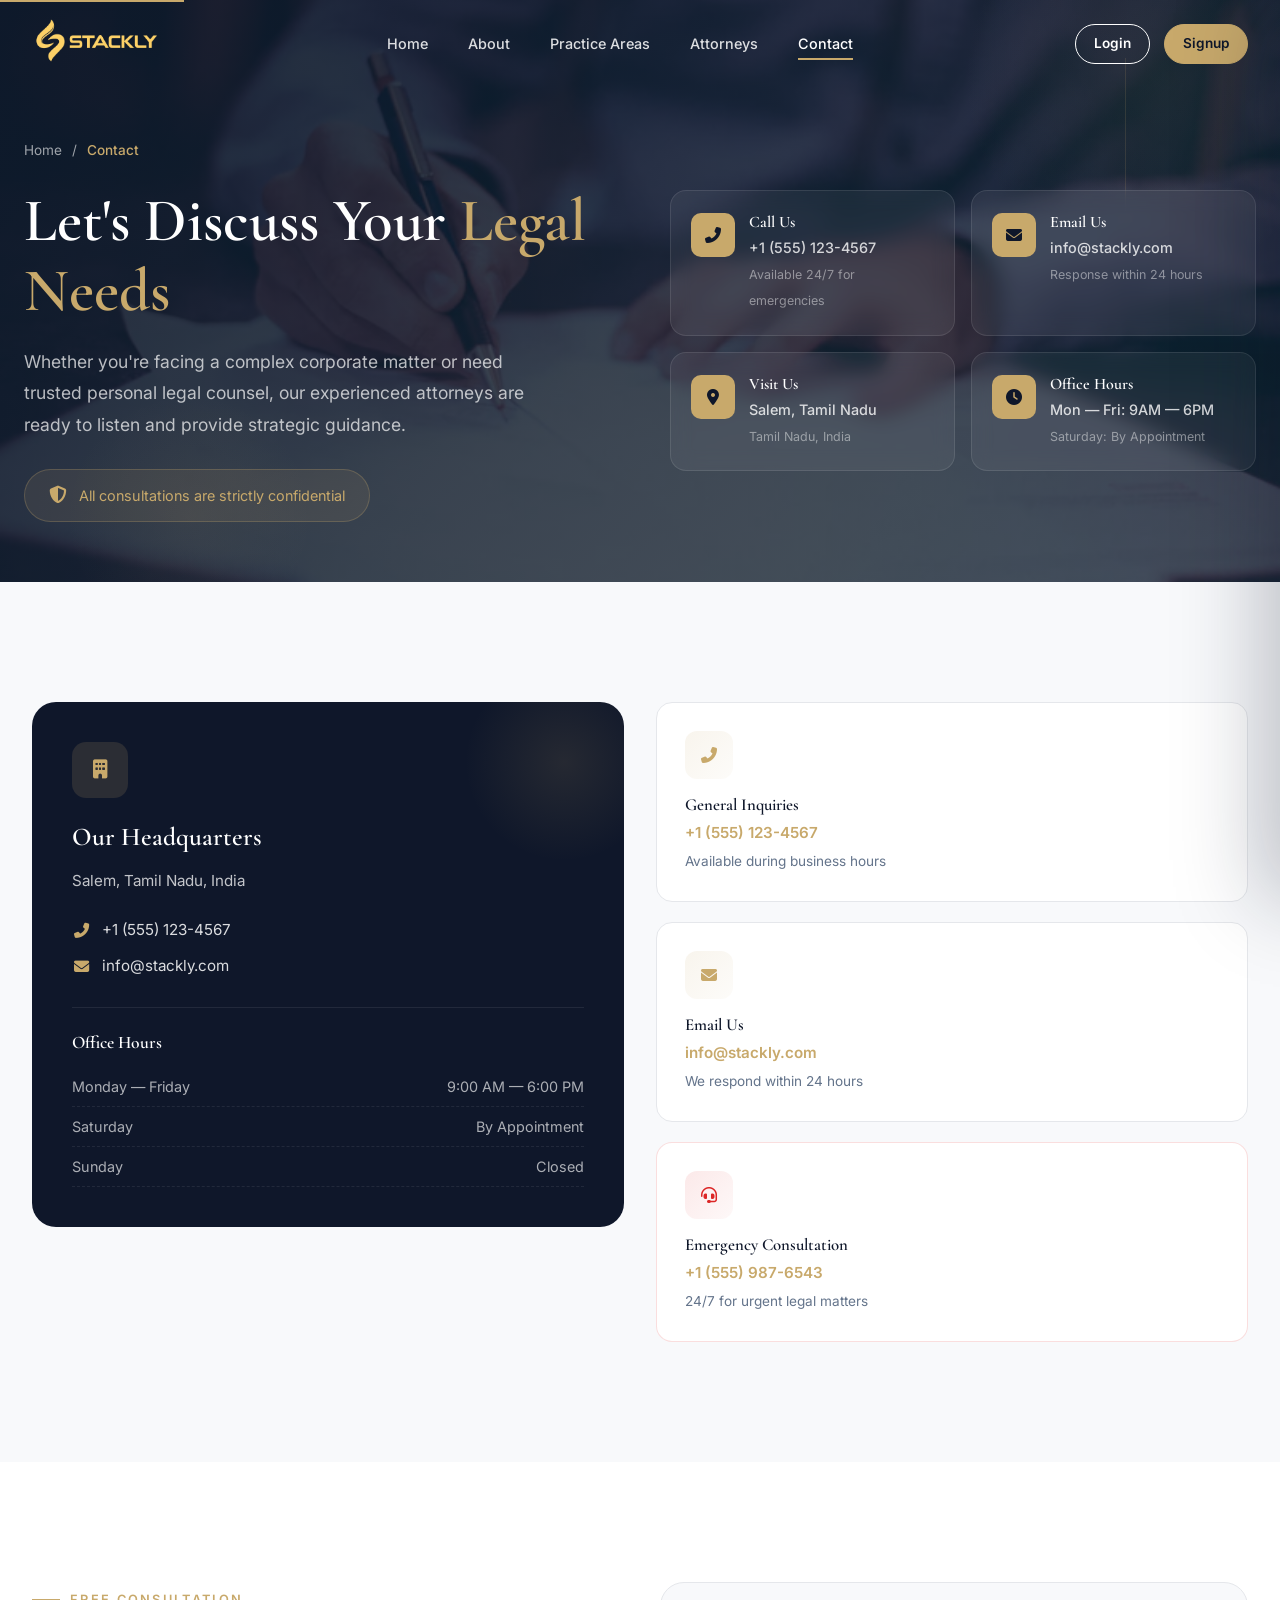
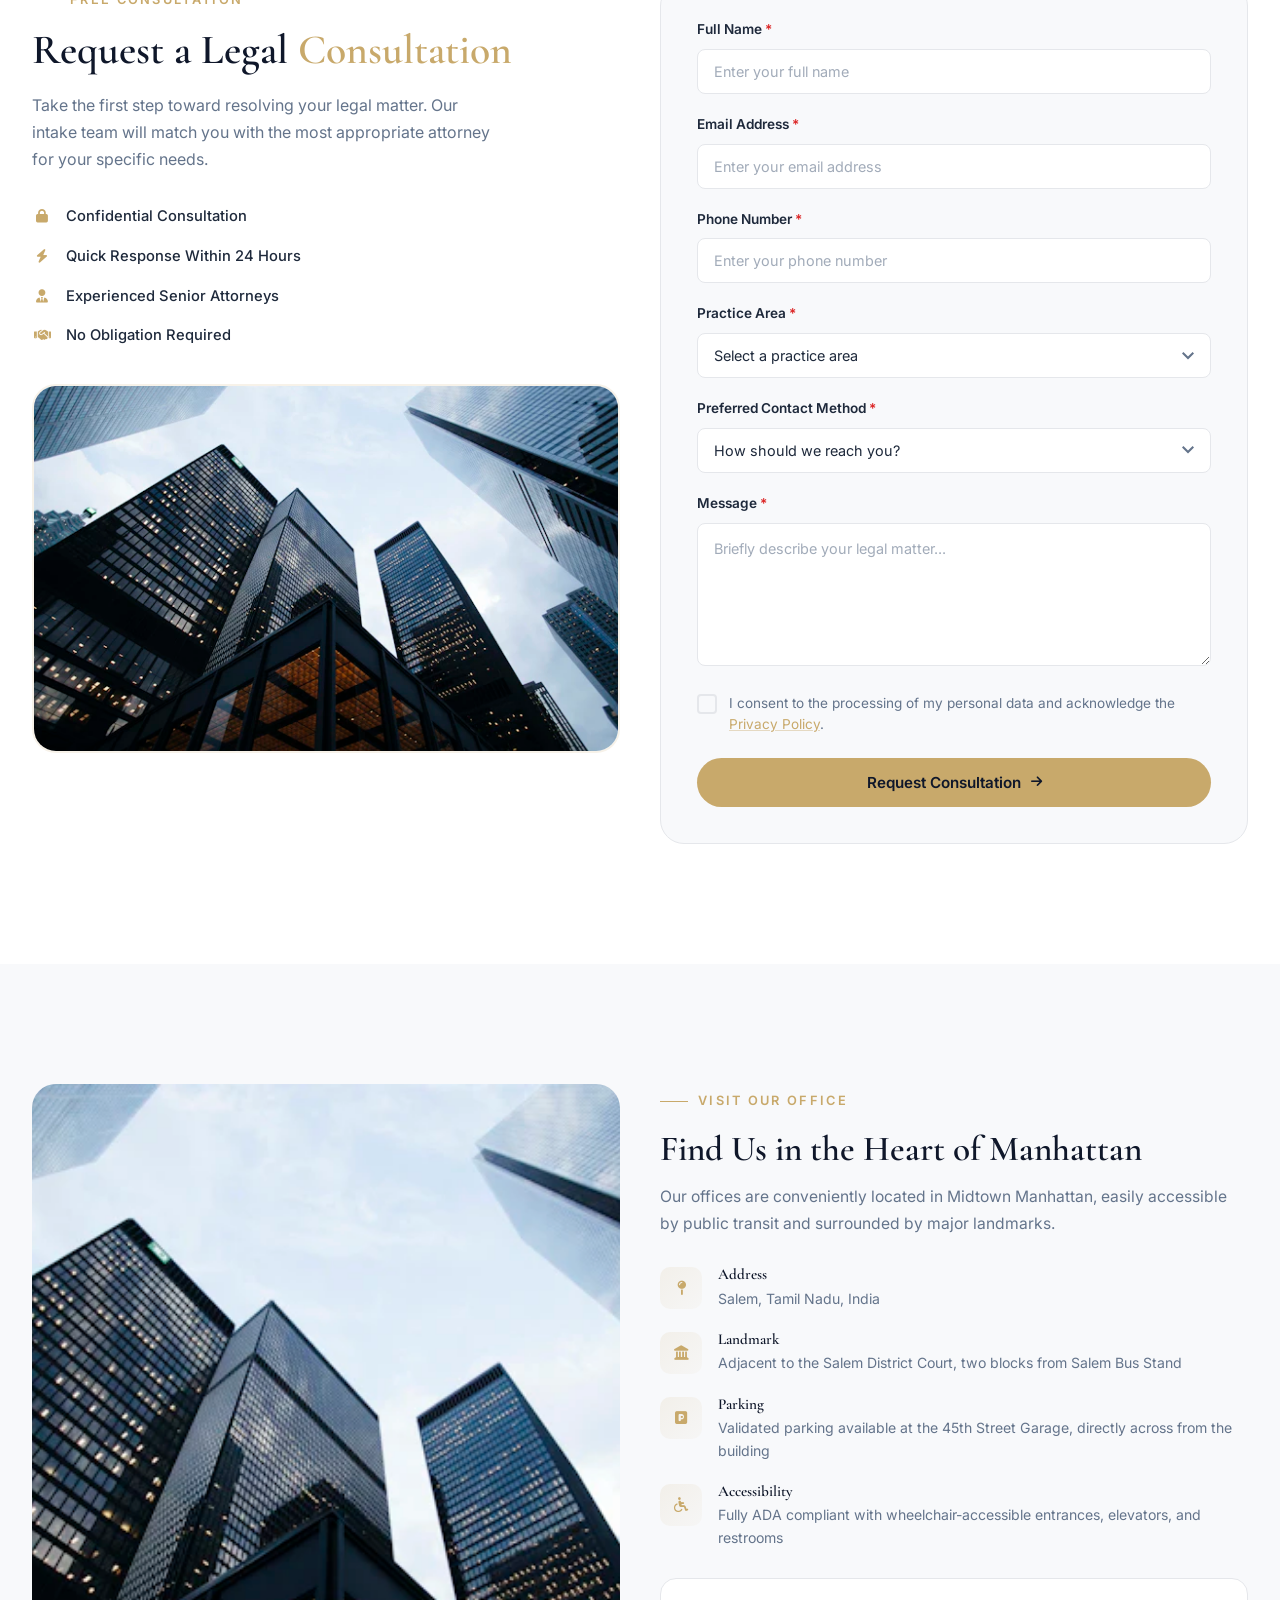
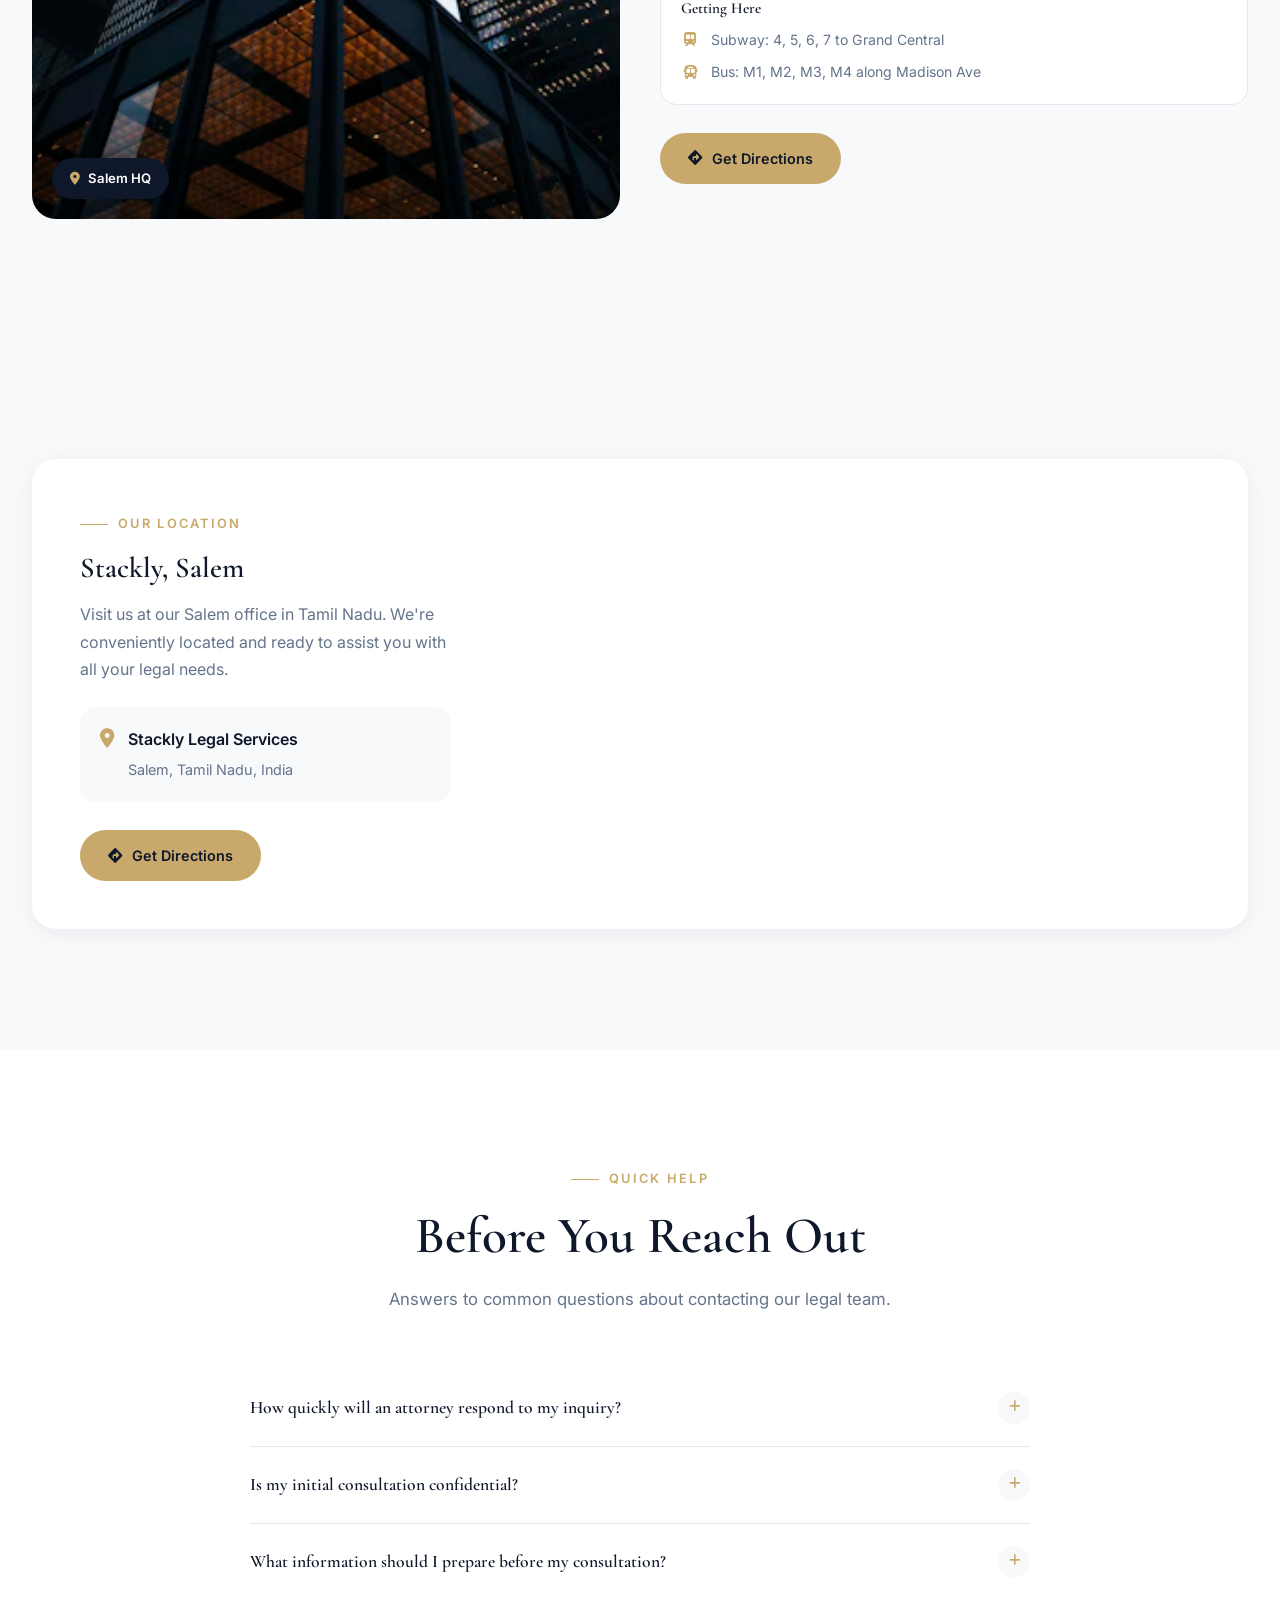
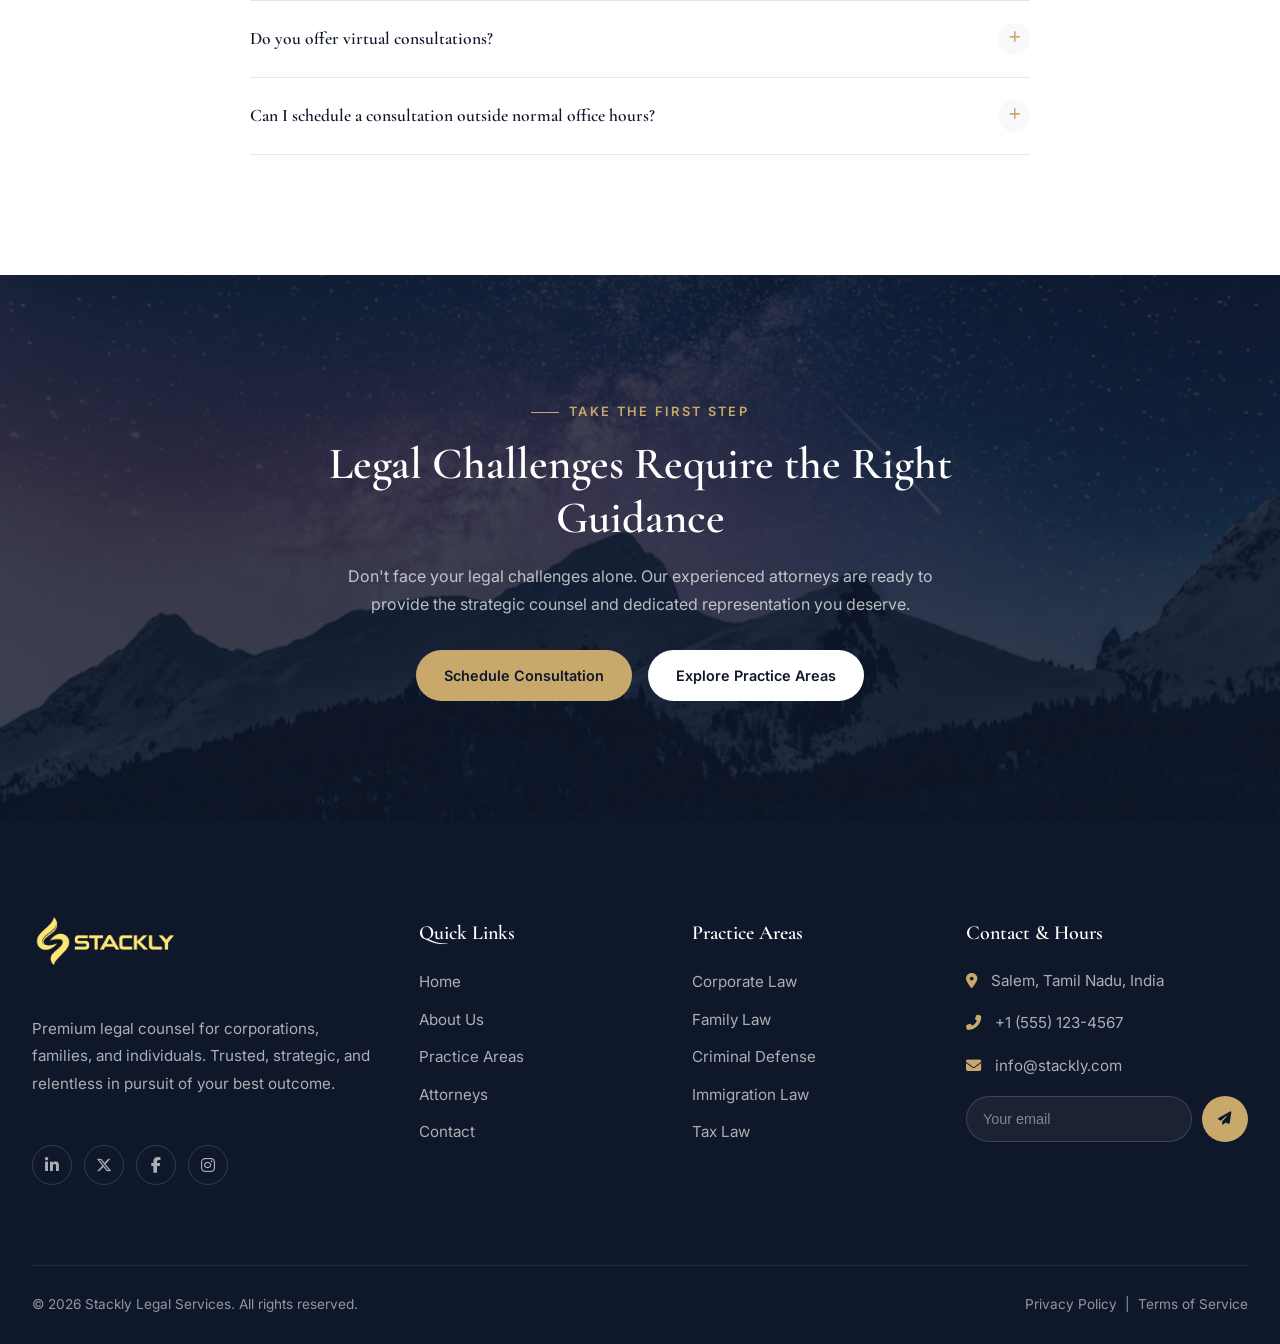
<file: contact.html>
<!DOCTYPE html>
<html lang="en">
<head>
  <meta charset="UTF-8">
  <meta name="viewport" content="width=device-width, initial-scale=1.0">
  <meta name="description" content="Contact Stackly Legal Services — schedule a confidential consultation with our experienced attorneys. Office in Salem, serving clients globally.">
  <meta name="keywords" content="contact law firm, legal consultation, law office Salem, schedule attorney meeting, legal services contact">
  <meta name="author" content="Stackly Legal Services">
  <meta name="theme-color" content="#0F172A">

  <!-- Open Graph -->
  <meta property="og:title" content="Contact Us | Stackly Legal Services — Schedule a Consultation">
  <meta property="og:description" content="Get in touch with our legal team. Schedule a confidential consultation in Salem or connect with us remotely.">
  <meta property="og:type" content="website">
  <meta property="og:url" content="https://www.stacklylegal.com/contact.html">
  <meta property="og:image" content="https://www.stacklylegal.com/assets/images/consultation.webp">

  <!-- Twitter Card -->
  <meta name="twitter:card" content="summary_large_image">
  <meta name="twitter:title" content="Contact Us | Stackly Legal Services">
  <meta name="twitter:description" content="Schedule a confidential consultation with our experienced attorneys.">
  <meta name="twitter:image" content="https://www.stacklylegal.com/assets/images/consultation.webp">

  <link rel="canonical" href="https://www.stacklylegal.com/contact.html">
  

  <title>Contact Us | Stackly Legal Services — Get In Touch</title>

  <!-- Google Fonts -->
  <link rel="preconnect" href="https://fonts.googleapis.com">
  <link rel="preconnect" href="https://fonts.gstatic.com" crossorigin>
  <link href="https://fonts.googleapis.com/css2?family=Cormorant+Garamond:wght@400;500;600;700&family=Inter:wght@300;400;500;600;700&display=swap" rel="stylesheet">

  <!-- Font Awesome -->
  <link rel="stylesheet" href="https://cdnjs.cloudflare.com/ajax/libs/font-awesome/6.5.1/css/all.min.css" integrity="sha512-DTOQO9RWCH3ppGqcWaEA1BIZOC6xxalwEsw9c2QQeAIftl+Vegovlnee1c9QX4TctnWMn13TZye+giMm8e2LwA==" crossorigin="anonymous" referrerpolicy="no-referrer">

  <!-- Stylesheets -->
  <link rel="stylesheet" href="css/shared.css">
  <link rel="stylesheet" href="css/contact.css">

  <!-- Schema.org -->
  <script type="application/ld+json">
  {
    "@context": "https://schema.org",
    "@type": "ContactPage",
    "name": "Contact Stackly Legal Services",
    "url": "https://www.stacklylegal.com/contact.html",
    "mainEntity": {
      "@type": "LegalService",
      "name": "Stackly Legal Services",
      "url": "https://www.stacklylegal.com/",
      "logo": "https://www.stacklylegal.com/assets/logo-stackly.webp",
      "description": "Premium law firm providing trusted legal counsel across corporate, family, property, criminal defense, and immigration law.",
      "address": {
        "@type": "PostalAddress",
        "streetAddress": "Salem, Tamil Nadu",
        "addressLocality": "Salem",
        "addressRegion": "NY",
        "postalCode": "10001",
        "addressCountry": "US"
      },
      "telephone": "+1-555-123-4567",
      "email": "info@stackly.com",
      "openingHours": ["Mo-Fr 09:00-18:00"]
    }
  }
  </script>
</head>
<body>
  <!-- Skip to main content -->
  <a href="#main" class="skip-link">Skip to main content</a>

  <!-- Scroll Progress -->
  <div class="scroll-progress" id="scrollProgress" aria-hidden="true"></div>

  <!-- Header -->
  <header class="header header--transparent" id="header" role="banner">
    <div class="header__container">
      <a href="index.html" class="header__logo" aria-label="Stackly Legal Services home">
        <img src="assets/logo-stackly.webp" alt="Stackly Legal Services logo" width="104" height="104" loading="eager">
        
      </a>

      <nav class="header__nav" aria-label="Main navigation">
        <a href="index.html" class="header__nav-link">Home</a>
        <a href="about.html" class="header__nav-link">About</a>
        <a href="practice-areas.html" class="header__nav-link">Practice Areas</a>
        <a href="attorneys.html" class="header__nav-link">Attorneys</a>
        <a href="contact.html" class="header__nav-link active">Contact</a>
      </nav>

      <div class="header__actions">
        <a href="login.html" class="header__btn header__btn--login">Login</a>
        <a href="signup.html" class="header__btn header__btn--signup">Signup</a>
      </div>

      <button class="hamburger" id="hamburger" aria-label="Toggle navigation menu" aria-expanded="false" aria-controls="mobileDrawer">
        <span class="hamburger__box" aria-hidden="true">
          <span class="hamburger__line"></span>
          <span class="hamburger__line"></span>
          <span class="hamburger__line"></span>
        </span>
        <span class="hamburger__label">Menu</span>
      </button>
    </div>
  </header>

  <!-- Mobile Drawer -->
  <div class="mobile-drawer" id="mobileDrawer" role="dialog" aria-modal="true" aria-label="Mobile navigation">
    <div class="mobile-drawer__bg" aria-hidden="true"></div>
    <div class="mobile-drawer__inner">
      <div class="mobile-drawer__header">
        <a href="index.html" class="mobile-drawer__logo" aria-label="Stackly Legal Services home">
          <img src="assets/logo-stackly.webp" alt="" width="88" height="88" loading="lazy">
          
        </a>
      </div>

      <button class="mobile-drawer__close" id="mobileDrawerClose" aria-label="Close navigation menu" type="button">
        <span class="mobile-drawer__close-icon" aria-hidden="true">&times;</span>
      </button>

      <nav class="mobile-drawer__nav" aria-label="Mobile menu">
        <a href="index.html" class="mobile-drawer__link">
          <span class="mobile-drawer__num">01</span>
          <span class="mobile-drawer__label">Home</span>
        </a>
        <a href="about.html" class="mobile-drawer__link">
          <span class="mobile-drawer__num">02</span>
          <span class="mobile-drawer__label">About</span>
        </a>
        <a href="practice-areas.html" class="mobile-drawer__link">
          <span class="mobile-drawer__num">03</span>
          <span class="mobile-drawer__label">Practice Areas</span>
        </a>
        <a href="attorneys.html" class="mobile-drawer__link">
          <span class="mobile-drawer__num">04</span>
          <span class="mobile-drawer__label">Attorneys</span>
        </a>
        <a href="contact.html" class="mobile-drawer__link active">
          <span class="mobile-drawer__num">05</span>
          <span class="mobile-drawer__label">Contact</span>
        </a>
      </nav>

      <div class="mobile-drawer__footer">
        <div class="mobile-drawer__contact">
          <a href="tel:+15551234567" class="mobile-drawer__contact-item">
            <i class="fas fa-phone-alt" aria-hidden="true"></i>
            <span>+1 (555) 123-4567</span>
          </a>
          <a href="mailto:info@stackly.com" class="mobile-drawer__contact-item">
            <i class="fas fa-envelope" aria-hidden="true"></i>
            <span>info@stackly.com</span>
          </a>
        </div>
        <div class="mobile-drawer__social" aria-label="Social media">
          <a href="404.html" aria-label="LinkedIn"><i class="fab fa-linkedin-in" aria-hidden="true"></i></a>
          <a href="404.html" aria-label="X"><i class="fab fa-x-twitter" aria-hidden="true"></i></a>
          <a href="404.html" aria-label="Facebook"><i class="fab fa-facebook-f" aria-hidden="true"></i></a>
        </div>
        <div class="mobile-drawer__actions">
          <a href="login.html" class="btn btn-secondary mobile-drawer__btn">Login</a>
          <a href="signup.html" class="btn btn-primary mobile-drawer__btn">Signup</a>
        </div>
      </div>
    </div>
  </div>
  <div class="mobile-drawer__overlay" id="mobileOverlay" aria-hidden="true"></div>

  <!-- Main Content -->
  <main id="main">

    <!-- Section 1: Contact Hero -->
    <section class="contact-hero" id="contact-hero" aria-label="Contact hero">
      <div class="contact-hero__bg">
        <img src="assets/images/consultation.webp" alt="Senior attorney in a confidential client consultation at a premium law office" loading="eager">
      </div>
      <div class="contact-hero__overlay" aria-hidden="true"></div>
      <div class="contact-hero__line contact-hero__line--1" aria-hidden="true"></div>
      <div class="contact-hero__line contact-hero__line--2" aria-hidden="true"></div>
      <div class="contact-hero__shape contact-hero__shape--1" aria-hidden="true"></div>
      <div class="contact-hero__shape contact-hero__shape--2" aria-hidden="true"></div>

      <div class="contact-hero__container">
        <div class="contact-hero__grid">
          <div class="contact-hero__content">
            <nav class="contact-hero__breadcrumb" aria-label="Breadcrumb">
              <a href="index.html">Home</a>
              <span aria-hidden="true">/</span>
              <span aria-current="page">Contact</span>
            </nav>
            <h1 class="contact-hero__title">Let's Discuss Your <span>Legal Needs</span></h1>
            <p class="contact-hero__desc">Whether you're facing a complex corporate matter or need trusted personal legal counsel, our experienced attorneys are ready to listen and provide strategic guidance.</p>
            <div class="contact-hero__trust" aria-label="Trust indicator">
              <i class="fas fa-shield-halved" aria-hidden="true"></i>
              <span>All consultations are strictly confidential</span>
            </div>
          </div>
          <div class="contact-hero__visual">
            <div class="contact-hero__card contact-hero__card--1">
              <div class="contact-hero__card-icon"><i class="fas fa-phone-alt" aria-hidden="true"></i></div>
              <div class="contact-hero__card-content">
                <h3>Call Us</h3>
                <p>+1 (555) 123-4567</p>
                <span>Available 24/7 for emergencies</span>
              </div>
            </div>
            <div class="contact-hero__card contact-hero__card--2">
              <div class="contact-hero__card-icon"><i class="fas fa-envelope" aria-hidden="true"></i></div>
              <div class="contact-hero__card-content">
                <h3>Email Us</h3>
                <p>info@stackly.com</p>
                <span>Response within 24 hours</span>
              </div>
            </div>
            <div class="contact-hero__card contact-hero__card--3">
              <div class="contact-hero__card-icon"><i class="fas fa-location-dot" aria-hidden="true"></i></div>
              <div class="contact-hero__card-content">
                <h3>Visit Us</h3>
                <p>Salem, Tamil Nadu</p>
                <span>Tamil Nadu, India</span>
              </div>
            </div>
            <div class="contact-hero__card contact-hero__card--4">
              <div class="contact-hero__card-icon"><i class="fas fa-clock" aria-hidden="true"></i></div>
              <div class="contact-hero__card-content">
                <h3>Office Hours</h3>
                <p>Mon — Fri: 9AM — 6PM</p>
                <span>Saturday: By Appointment</span>
              </div>
            </div>
          </div>
        </div>
      </div>
    </section>

    <!-- Section 2: Contact Information -->
    <section class="contact-info" id="contact-info" aria-label="Contact information">
      <div class="container">
        <div class="contact-info__grid">
          <!-- Primary block -->
          <div class="contact-info__primary animate-on-scroll">
            <div class="contact-info__primary-inner">
              <div class="contact-info__primary-icon"><i class="fas fa-building" aria-hidden="true"></i></div>
              <h2>Our Headquarters</h2>
              <p class="contact-info__address">Salem, Tamil Nadu, India</p>
              <a href="tel:+15551234567" class="contact-info__phone">
                <i class="fas fa-phone-alt" aria-hidden="true"></i>
                +1 (555) 123-4567
              </a>
              <a href="mailto:info@stackly.com" class="contact-info__email">
                <i class="fas fa-envelope" aria-hidden="true"></i>
                info@stackly.com
              </a>
              <div class="contact-info__hours">
                <h3>Office Hours</h3>
                <div class="contact-info__hours-row">
                  <span>Monday — Friday</span>
                  <span>9:00 AM — 6:00 PM</span>
                </div>
                <div class="contact-info__hours-row">
                  <span>Saturday</span>
                  <span>By Appointment</span>
                </div>
                <div class="contact-info__hours-row">
                  <span>Sunday</span>
                  <span>Closed</span>
                </div>
              </div>
            </div>
          </div>

          <!-- Secondary blocks -->
          <div class="contact-info__secondary">
            <div class="contact-info__card animate-on-scroll">
              <div class="contact-info__card-icon"><i class="fas fa-phone-alt" aria-hidden="true"></i></div>
              <h3>General Inquiries</h3>
              <a href="tel:+15551234567">+1 (555) 123-4567</a>
              <p>Available during business hours</p>
            </div>
            <div class="contact-info__card animate-on-scroll">
              <div class="contact-info__card-icon"><i class="fas fa-envelope" aria-hidden="true"></i></div>
              <h3>Email Us</h3>
              <a href="mailto:info@stackly.com">info@stackly.com</a>
              <p>We respond within 24 hours</p>
            </div>
            <div class="contact-info__card contact-info__card--emergency animate-on-scroll">
              <div class="contact-info__card-icon contact-info__card-icon--emergency"><i class="fas fa-headset" aria-hidden="true"></i></div>
              <h3>Emergency Consultation</h3>
              <a href="tel:+15559876543">+1 (555) 987-6543</a>
              <p>24/7 for urgent legal matters</p>
            </div>
          </div>
        </div>
      </div>
    </section>

    <!-- Section 3: Consultation Form -->
    <section class="contact-form-section" id="consultation" aria-label="Request a consultation">
      <div class="container">
        <div class="contact-form-section__grid">
          <div class="contact-form-section__left animate-on-scroll">
            <span class="section-label">Free Consultation</span>
            <h2 class="contact-form-section__heading">Request a Legal <span>Consultation</span></h2>
            <p class="contact-form-section__desc">Take the first step toward resolving your legal matter. Our intake team will match you with the most appropriate attorney for your specific needs.</p>

            <div class="contact-form-section__benefits">
              <div class="contact-form-section__benefit">
                <i class="fas fa-lock" aria-hidden="true"></i>
                <span>Confidential Consultation</span>
              </div>
              <div class="contact-form-section__benefit">
                <i class="fas fa-bolt" aria-hidden="true"></i>
                <span>Quick Response Within 24 Hours</span>
              </div>
              <div class="contact-form-section__benefit">
                <i class="fas fa-user-tie" aria-hidden="true"></i>
                <span>Experienced Senior Attorneys</span>
              </div>
              <div class="contact-form-section__benefit">
                <i class="fas fa-handshake" aria-hidden="true"></i>
                <span>No Obligation Required</span>
              </div>
            </div>

            <div class="contact-form-section__image">
              <img src="assets/images/office.webp" alt="Stackly Legal Services premium office reception area" loading="lazy">
            </div>
          </div>

          <div class="contact-form-section__right animate-on-scroll">
            <form id="consultationForm" class="ct-form" novalidate aria-label="Consultation request form">
              <div class="ct-form__group">
                <label for="ct-name" class="ct-form__label">Full Name <span class="ct-form__required" aria-hidden="true">*</span></label>
                <input type="text" id="ct-name" name="name" class="ct-form__input" placeholder="Enter your full name" required aria-required="true" autocomplete="name">
                <span class="ct-form__error" id="ct-name-error" role="alert" aria-live="polite"></span>
              </div>

              <div class="ct-form__group">
                <label for="ct-email" class="ct-form__label">Email Address <span class="ct-form__required" aria-hidden="true">*</span></label>
                <input type="email" id="ct-email" name="email" class="ct-form__input" placeholder="Enter your email address" required aria-required="true" autocomplete="email">
                <span class="ct-form__error" id="ct-email-error" role="alert" aria-live="polite"></span>
              </div>

              <div class="ct-form__group">
                <label for="ct-phone" class="ct-form__label">Phone Number <span class="ct-form__required" aria-hidden="true">*</span></label>
                <input type="tel" id="ct-phone" name="phone" class="ct-form__input" placeholder="Enter your phone number" required aria-required="true" autocomplete="tel">
                <span class="ct-form__error" id="ct-phone-error" role="alert" aria-live="polite"></span>
              </div>

              <div class="ct-form__group">
                <label for="ct-practice" class="ct-form__label">Practice Area <span class="ct-form__required" aria-hidden="true">*</span></label>
                <select id="ct-practice" name="practice" class="ct-form__input ct-form__select" required aria-required="true">
                  <option value="" disabled selected>Select a practice area</option>
                  <option value="corporate">Corporate Law</option>
                  <option value="family">Family Law</option>
                  <option value="property">Property Law</option>
                  <option value="criminal">Criminal Defense</option>
                  <option value="litigation">Business Litigation</option>
                  <option value="employment">Employment Law</option>
                  <option value="tax">Tax Law</option>
                  <option value="immigration">Immigration Law</option>
                  <option value="other">Other</option>
                </select>
                <span class="ct-form__error" id="ct-practice-error" role="alert" aria-live="polite"></span>
              </div>

              <div class="ct-form__group">
                <label for="ct-contact-method" class="ct-form__label">Preferred Contact Method <span class="ct-form__required" aria-hidden="true">*</span></label>
                <select id="ct-contact-method" name="contact-method" class="ct-form__input ct-form__select" required aria-required="true">
                  <option value="" disabled selected>How should we reach you?</option>
                  <option value="phone">Phone Call</option>
                  <option value="email">Email</option>
                  <option value="video">Video Conference</option>
                  <option value="in-person">In-Person Meeting</option>
                </select>
                <span class="ct-form__error" id="ct-contact-method-error" role="alert" aria-live="polite"></span>
              </div>

              <div class="ct-form__group">
                <label for="ct-message" class="ct-form__label">Message <span class="ct-form__required" aria-hidden="true">*</span></label>
                <textarea id="ct-message" name="message" class="ct-form__input ct-form__textarea" placeholder="Briefly describe your legal matter..." rows="5" required aria-required="true"></textarea>
                <span class="ct-form__error" id="ct-message-error" role="alert" aria-live="polite"></span>
              </div>

              <div class="ct-form__group ct-form__group--checkbox">
                <label class="ct-form__checkbox-label" for="ct-privacy">
                  <input type="checkbox" id="ct-privacy" name="privacy" class="ct-form__checkbox" required aria-required="true">
                  <span class="ct-form__checkbox-custom" aria-hidden="true"></span>
                  <span class="ct-form__checkbox-text">I consent to the processing of my personal data and acknowledge the <a href="404.html">Privacy Policy</a>.</span>
                </label>
                <span class="ct-form__error" id="ct-privacy-error" role="alert" aria-live="polite"></span>
              </div>

              <button type="submit" class="btn btn-primary ct-form__submit">
                <span>Request Consultation</span>
                <i class="fas fa-arrow-right" aria-hidden="true"></i>
              </button>
            </form>

            <!-- Success message -->
            <div id="formSuccess" class="ct-form__success" role="status" aria-live="polite" hidden>
              <div class="ct-form__success-inner">
                <div class="ct-form__success-icon"><i class="fas fa-check-circle" aria-hidden="true"></i></div>
                <h3>Thank You</h3>
                <p>Your consultation request has been received. Our legal team will contact you shortly to discuss your matter.</p>
              </div>
            </div>
          </div>
        </div>
      </div>
    </section>

    <!-- Section 4: Office Location -->
    <section class="contact-location" id="location" aria-label="Office location">
      <div class="container">
        <div class="contact-location__grid">
          <div class="contact-location__image-col animate-on-scroll">
            <div class="contact-location__image-wrapper">
              <img src="assets/images/office.webp" alt="Stackly Legal Services headquarters building at Salem, Tamil Nadu" loading="lazy">
              <div class="contact-location__badge">
                <i class="fas fa-map-marker-alt" aria-hidden="true"></i>
                <span>Salem HQ</span>
              </div>
            </div>
          </div>
          <div class="contact-location__info-col animate-on-scroll">
            <span class="section-label">Visit Our Office</span>
            <h2 class="contact-location__heading">Find Us in the Heart of Manhattan</h2>
            <p class="contact-location__desc">Our offices are conveniently located in Midtown Manhattan, easily accessible by public transit and surrounded by major landmarks.</p>

            <div class="contact-location__details">
              <div class="contact-location__detail">
                <div class="contact-location__detail-icon"><i class="fas fa-map-pin" aria-hidden="true"></i></div>
                <div>
                  <h3>Address</h3>
                  <p>Salem, Tamil Nadu, India</p>
                </div>
              </div>
              <div class="contact-location__detail">
                <div class="contact-location__detail-icon"><i class="fas fa-landmark" aria-hidden="true"></i></div>
                <div>
                  <h3>Landmark</h3>
                  <p>Adjacent to the Salem District Court, two blocks from Salem Bus Stand</p>
                </div>
              </div>
              <div class="contact-location__detail">
                <div class="contact-location__detail-icon"><i class="fas fa-parking" aria-hidden="true"></i></div>
                <div>
                  <h3>Parking</h3>
                  <p>Validated parking available at the 45th Street Garage, directly across from the building</p>
                </div>
              </div>
              <div class="contact-location__detail">
                <div class="contact-location__detail-icon"><i class="fas fa-wheelchair" aria-hidden="true"></i></div>
                <div>
                  <h3>Accessibility</h3>
                  <p>Fully ADA compliant with wheelchair-accessible entrances, elevators, and restrooms</p>
                </div>
              </div>
            </div>

            <div class="contact-location__transit">
              <h3>Getting Here</h3>
              <div class="contact-location__transit-items">
                <div class="contact-location__transit-item">
                  <i class="fas fa-subway" aria-hidden="true"></i>
                  <span>Subway: 4, 5, 6, 7 to Grand Central</span>
                </div>
                <div class="contact-location__transit-item">
                  <i class="fas fa-bus" aria-hidden="true"></i>
                  <span>Bus: M1, M2, M3, M4 along Madison Ave</span>
                </div>
              </div>
            </div>

            <a href="404.html" class="btn btn-primary">
              <i class="fas fa-directions" aria-hidden="true"></i>
              Get Directions
            </a>
          </div>
        </div>
      </div>
    </section>

    <!-- Section 4.5: Map -->
    <section class="contact-map" id="contact-map" aria-label="Office location map">
      <div class="container">
        <div class="contact-map__wrapper animate-on-scroll">
          <div class="contact-map__info">
            <span class="section-label">Our Location</span>
            <h2 class="contact-map__title">Stackly, Salem</h2>
            <p class="contact-map__desc">Visit us at our Salem office in Tamil Nadu. We're conveniently located and ready to assist you with all your legal needs.</p>
            <div class="contact-map__address">
              <i class="fas fa-map-marker-alt" aria-hidden="true"></i>
              <div>
                <p>Stackly Legal Services</p>
                <span>Salem, Tamil Nadu, India</span>
              </div>
            </div>
            <a href="404.html" class="btn btn-primary">
              <i class="fas fa-directions" aria-hidden="true"></i>
              Get Directions
            </a>
          </div>
          <div class="contact-map__iframe">
            <iframe src="https://www.google.com/maps/embed?pb=!1m18!1m12!1m3!1d1953.1234567890123!2d78.1466!3d11.6643!2m3!1f0!2f0!3f0!3m2!1i1024!2i768!4f13.1!3m3!1m2!1s0x3babaf1234567890%3A0x1234567890abcdef!2sSalem%2C%20Tamil%20Nadu!5e0!3m2!1sen!2sin!4v1234567890123!5m2!1sen!2sin" width="100%" height="450" style="border:0;" allowfullscreen="" loading="lazy" referrerpolicy="no-referrer-when-downgrade" title="Stackly Legal Services Salem office location"></iframe>
          </div>
        </div>
      </div>
    </section>

    <!-- Section 5: Quick Help / Contact FAQ -->
    <section class="contact-faq" id="contact-faq" aria-label="Frequently asked questions about contacting us">
      <div class="container">
        <div class="section-header section-header--center animate-on-scroll">
          <span class="section-label">Quick Help</span>
          <h2 class="section-title">Before You Reach Out</h2>
          <p class="section-subtitle">Answers to common questions about contacting our legal team.</p>
        </div>

        <div class="contact-faq__accordion animate-on-scroll">
          <div class="contact-faq__item">
            <button class="contact-faq__question" aria-expanded="false" aria-controls="contact-faq-1">
              <span>How quickly will an attorney respond to my inquiry?</span>
              <span class="contact-faq__icon"><i class="fas fa-plus" aria-hidden="true"></i></span>
            </button>
            <div class="contact-faq__answer" id="contact-faq-1">
              <div class="contact-faq__answer-inner">Our intake team typically responds within 24 business hours. For urgent matters, call our emergency consultation line at +1 (555) 987-6543 for immediate assistance from a senior attorney.</div>
            </div>
          </div>
          <div class="contact-faq__item">
            <button class="contact-faq__question" aria-expanded="false" aria-controls="contact-faq-2">
              <span>Is my initial consultation confidential?</span>
              <span class="contact-faq__icon"><i class="fas fa-plus" aria-hidden="true"></i></span>
            </button>
            <div class="contact-faq__answer" id="contact-faq-2">
              <div class="contact-faq__answer-inner">Absolutely. All communications with Stackly Legal Services are protected by attorney-client privilege from the moment you contact us. Your confidentiality is our highest priority.</div>
            </div>
          </div>
          <div class="contact-faq__item">
            <button class="contact-faq__question" aria-expanded="false" aria-controls="contact-faq-3">
              <span>What information should I prepare before my consultation?</span>
              <span class="contact-faq__icon"><i class="fas fa-plus" aria-hidden="true"></i></span>
            </button>
            <div class="contact-faq__answer" id="contact-faq-3">
              <div class="contact-faq__answer-inner">Gather any relevant documents, contracts, correspondence, or legal notices related to your matter. A brief written summary of your situation and your desired outcome will help us make the most of your consultation time.</div>
            </div>
          </div>
          <div class="contact-faq__item">
            <button class="contact-faq__question" aria-expanded="false" aria-controls="contact-faq-4">
              <span>Do you offer virtual consultations?</span>
              <span class="contact-faq__icon"><i class="fas fa-plus" aria-hidden="true"></i></span>
            </button>
            <div class="contact-faq__answer" id="contact-faq-4">
              <div class="contact-faq__answer-inner">Yes. We offer secure video consultations via encrypted platforms for clients who prefer remote meetings. Virtual consultations provide the same level of quality and confidentiality as in-person meetings.</div>
            </div>
          </div>
          <div class="contact-faq__item">
            <button class="contact-faq__question" aria-expanded="false" aria-controls="contact-faq-5">
              <span>Can I schedule a consultation outside normal office hours?</span>
              <span class="contact-faq__icon"><i class="fas fa-plus" aria-hidden="true"></i></span>
            </button>
            <div class="contact-faq__answer" id="contact-faq-5">
              <div class="contact-faq__answer-inner">Yes. While our standard hours are Monday through Friday, 9 AM to 6 PM, we accommodate evening and weekend appointments for clients with scheduling constraints. Contact us to arrange a time that works for you.</div>
            </div>
          </div>
        </div>
      </div>
    </section>

    <!-- Section 6: Final CTA -->
    <section class="contact-cta" id="contact-cta" aria-label="Schedule a consultation">
      <div class="contact-cta__bg">
        <img src="assets/images/cta.webp" alt="Salem city skyline at dusk representing global legal reach" loading="lazy">
      </div>
      <div class="contact-cta__content animate-on-scroll">
        <span class="section-label section-label--white">Take the First Step</span>
        <h2>Legal Challenges Require the Right Guidance</h2>
        <p>Don't face your legal challenges alone. Our experienced attorneys are ready to provide the strategic counsel and dedicated representation you deserve.</p>
        <div class="contact-cta__actions">
          <a href="#consultation" class="btn btn-primary">Schedule Consultation</a>
          <a href="404.html" class="btn btn-white">Explore Practice Areas</a>
        </div>
      </div>
    </section>

  </main>

  <!-- Footer -->
  <footer class="footer" id="footer" role="contentinfo">
    <div class="container">
      <div class="footer__grid">
        <div class="footer__brand">
          <a href="index.html" aria-label="Stackly Legal Services home">
            <img src="assets/logo-stackly.webp" alt="Stackly Legal Services logo" width="104" height="104" loading="lazy">
          </a>
          <p>Premium legal counsel for corporations, families, and individuals. Trusted, strategic, and relentless in pursuit of your best outcome.</p>
          <div class="footer__social" aria-label="Social media links">
            <a href="404.html" aria-label="LinkedIn"><i class="fab fa-linkedin-in" aria-hidden="true"></i></a>
            <a href="404.html" aria-label="X"><i class="fab fa-x-twitter" aria-hidden="true"></i></a>
            <a href="404.html" aria-label="Facebook"><i class="fab fa-facebook-f" aria-hidden="true"></i></a>
            <a href="404.html" aria-label="Instagram"><i class="fab fa-instagram" aria-hidden="true"></i></a>
          </div>
        </div>

        <div class="footer__links">
          <h3 class="footer__title">Quick Links</h3>
          <ul class="footer__list">
            <li><a href="index.html">Home</a></li>
            <li><a href="about.html">About Us</a></li>
            <li><a href="practice-areas.html">Practice Areas</a></li>
            <li><a href="attorneys.html">Attorneys</a></li>
            <li><a href="contact.html">Contact</a></li>
          </ul>
        </div>

        <div class="footer__links">
          <h3 class="footer__title">Practice Areas</h3>
          <ul class="footer__list">
            <li><a href="404.html">Corporate Law</a></li>
            <li><a href="404.html">Family Law</a></li>
            <li><a href="404.html">Criminal Defense</a></li>
            <li><a href="404.html">Immigration Law</a></li>
            <li><a href="404.html">Tax Law</a></li>
          </ul>
        </div>

        <div class="footer__contact">
          <h3 class="footer__title">Contact & Hours</h3>
          <div class="footer__contact-item">
            <i class="fas fa-map-marker-alt" aria-hidden="true"></i>
            <span>Salem, Tamil Nadu, India</span>
          </div>
          <div class="footer__contact-item">
            <i class="fas fa-phone-alt" aria-hidden="true"></i>
            <span>+1 (555) 123-4567</span>
          </div>
          <div class="footer__contact-item">
            <i class="fas fa-envelope" aria-hidden="true"></i>
            <span>info@stackly.com</span>
          </div>

          <form class="footer__newsletter" aria-label="Footer newsletter">
            <label for="footer-email" class="sr-only">Email address</label>
            <input type="email" id="footer-email" name="email" placeholder="Your email" required>
            <button type="submit" aria-label="Subscribe"><i class="fas fa-paper-plane" aria-hidden="true"></i></button>
          </form>
        </div>
      </div>

      <div class="footer__bottom">
        <span>&copy; 2026 Stackly Legal Services. All rights reserved.</span>
        <div>
          <a href="404.html">Privacy Policy</a> &nbsp;|&nbsp; <a href="404.html">Terms of Service</a>
        </div>
      </div>
    </div>
  </footer>

  <!-- Back to Top -->
  <button class="back-to-top" id="backToTop" aria-label="Back to top" type="button">
    <i class="fas fa-chevron-up" aria-hidden="true"></i>
  </button>

  <!-- Scripts -->
  <script src="js/shared.js"></script>
  <script src="js/contact.js"></script>
</body>
</html>
</file>
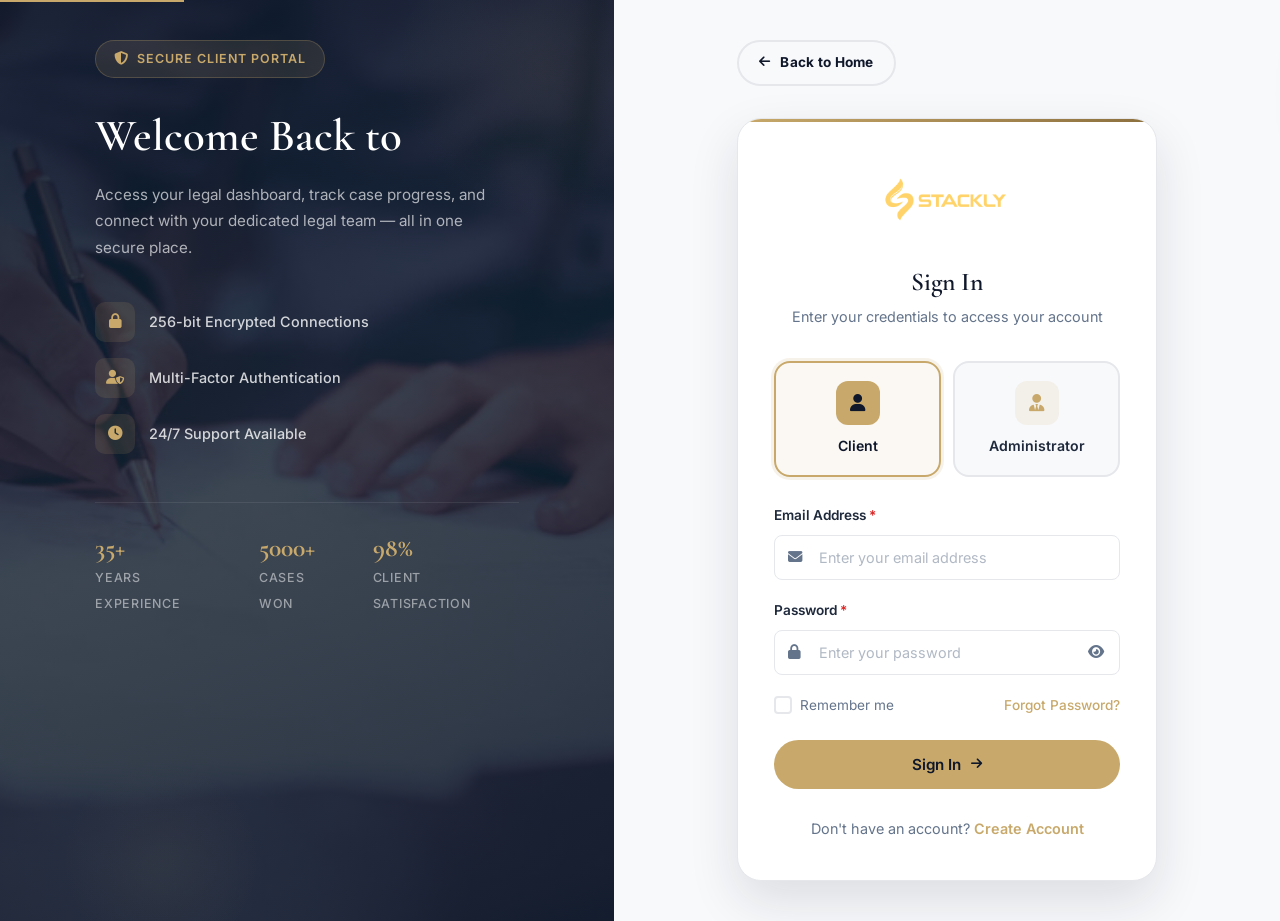
<file: login.html>
<!DOCTYPE html>
<html lang="en">
<head>
  <meta charset="UTF-8">
  <meta name="viewport" content="width=device-width, initial-scale=1.0">
  <meta name="description" content="Login to your Stackly Legal Services account. Access your client dashboard or administrator panel securely.">
  <meta name="keywords" content="login, client portal, administrator login, legal services account, Stackly login">
  <meta name="author" content="Stackly Legal Services">
  <meta name="theme-color" content="#0F172A">

  <!-- Open Graph -->
  <meta property="og:title" content="Login | Stackly Legal Services — Client & Admin Portal">
  <meta property="og:description" content="Access your Stackly Legal Services account. Secure login for clients and administrators.">
  <meta property="og:type" content="website">
  <meta property="og:url" content="https://www.stacklylegal.com/login.html">
  <meta property="og:image" content="https://www.stacklylegal.com/assets/images/consultation.webp">

  <!-- Twitter Card -->
  <meta name="twitter:card" content="summary_large_image">
  <meta name="twitter:title" content="Login | Stackly Legal Services">
  <meta name="twitter:description" content="Access your Stackly Legal Services account securely.">
  <meta name="twitter:image" content="https://www.stacklylegal.com/assets/images/consultation.webp">

  <link rel="canonical" href="https://www.stacklylegal.com/login.html">
  

  <title>Login | Stackly Legal Services — Client & Admin Portal</title>

  <!-- Google Fonts -->
  <link rel="preconnect" href="https://fonts.googleapis.com">
  <link rel="preconnect" href="https://fonts.gstatic.com" crossorigin>
  <link href="https://fonts.googleapis.com/css2?family=Cormorant+Garamond:wght@400;500;600;700&family=Inter:wght@300;400;500;600;700&display=swap" rel="stylesheet">

  <!-- Font Awesome -->
  <link rel="stylesheet" href="https://cdnjs.cloudflare.com/ajax/libs/font-awesome/6.5.1/css/all.min.css" integrity="sha512-DTOQO9RWCH3ppGqcWaEA1BIZOC6xxalwEsw9c2QQeAIftl+Vegovlnee1c9QX4TctnWMn13TZye+giMm8e2LwA==" crossorigin="anonymous" referrerpolicy="no-referrer">

  <!-- Stylesheets -->
  <link rel="stylesheet" href="css/shared.css">
  <link rel="stylesheet" href="css/auth.css">

  <!-- Schema.org -->
  <script type="application/ld+json">
  {
    "@context": "https://schema.org",
    "@type": "WebPage",
    "name": "Login — Stackly Legal Services",
    "url": "https://www.stacklylegal.com/login.html",
    "description": "Login to your Stackly Legal Services account. Access your client dashboard or administrator panel securely.",
    "mainEntity": {
      "@type": "LegalService",
      "name": "Stackly Legal Services",
      "url": "https://www.stacklylegal.com/",
      "logo": "https://www.stacklylegal.com/assets/logo-stackly.webp"
    }
  }
  </script>
</head>
<body>
  <!-- Skip to main content -->
  <a href="#main" class="skip-link">Skip to main content</a>

  <!-- Scroll Progress -->
  <div class="scroll-progress" id="scrollProgress" aria-hidden="true"></div>



  <!-- Main Content -->
  <main id="main">
    <div class="auth">

      <!-- Left Panel: Image + Welcome -->
      <div class="auth__panel" aria-hidden="true">
        <div class="auth__panel-bg">
          <img src="assets/images/consultation.webp" alt="" loading="eager">
        </div>
        <div class="auth__panel-overlay"></div>
        <div class="auth__panel-shape auth__panel-shape--1"></div>
        <div class="auth__panel-shape auth__panel-shape--2"></div>

        <div class="auth__panel-content">
          <div class="auth__panel-badge">
            <i class="fas fa-shield-halved" aria-hidden="true"></i>
            Secure Client Portal
          </div>

          <h1 class="auth__panel-title">Welcome Back to </h1>
          <p class="auth__panel-desc">Access your legal dashboard, track case progress, and connect with your dedicated legal team — all in one secure place.</p>

          <div class="auth__trust">
            <div class="auth__trust-item">
              <div class="auth__trust-icon"><i class="fas fa-lock" aria-hidden="true"></i></div>
              <span>256-bit Encrypted Connections</span>
            </div>
            <div class="auth__trust-item">
              <div class="auth__trust-icon"><i class="fas fa-user-shield" aria-hidden="true"></i></div>
              <span>Multi-Factor Authentication</span>
            </div>
            <div class="auth__trust-item">
              <div class="auth__trust-icon"><i class="fas fa-clock" aria-hidden="true"></i></div>
              <span>24/7 Support Available</span>
            </div>
          </div>

          <div class="auth__stats">
            <div class="auth__stat">
              <span class="auth__stat-number">35+</span>
              <span class="auth__stat-label">Years Experience</span>
            </div>
            <div class="auth__stat">
              <span class="auth__stat-number">5000+</span>
              <span class="auth__stat-label">Cases Won</span>
            </div>
            <div class="auth__stat">
              <span class="auth__stat-number">98%</span>
              <span class="auth__stat-label">Client Satisfaction</span>
            </div>
          </div>
        </div>
      </div>

      <!-- Right Panel: Login Form -->
      <div class="auth__form-panel">
        <div class="auth__form-wrapper">

          <a href="index.html" class="auth__back" aria-label="Back to homepage">
            <i class="fas fa-arrow-left" aria-hidden="true"></i>
            Back to Home
          </a>

          <div class="auth__card">
            <div class="auth__card-header">
              <div class="auth__card-logo">
                <a href="index.html" aria-label="Stackly Legal Services home">
                  <img src="assets/logo-stackly.webp" alt="Stackly Legal Services logo" width="88" height="88" loading="lazy">
                </a>
              </div>
              <h2 class="auth__card-title">Sign In</h2>
              <p class="auth__card-subtitle">Enter your credentials to access your account</p>
            </div>

            <form id="loginForm" novalidate aria-label="Login form">

              <!-- Role Selection -->
              <div class="auth__roles" role="radiogroup" aria-label="Select your role">
                <label class="auth__role">
                  <input type="radio" name="role" value="client" class="auth__role-input" checked>
                  <div class="auth__role-card" tabindex="0">
                    <div class="auth__role-icon"><i class="fas fa-user" aria-hidden="true"></i></div>
                    <span class="auth__role-name">Client</span>
                  </div>
                </label>
                <label class="auth__role">
                  <input type="radio" name="role" value="admin" class="auth__role-input">
                  <div class="auth__role-card" tabindex="0">
                    <div class="auth__role-icon"><i class="fas fa-user-tie" aria-hidden="true"></i></div>
                    <span class="auth__role-name">Administrator</span>
                  </div>
                </label>
                <div class="auth__roles-error" role="alert" aria-live="polite"></div>
              </div>

              <!-- Email -->
              <div class="auth__field">
                <label for="auth-email" class="auth__field-label">Email Address <span class="auth__field-required" aria-hidden="true">*</span></label>
                <div class="auth__field-input-wrap">
                  <input type="email" id="auth-email" name="email" class="auth__field-input" placeholder="Enter your email address" required aria-required="true" autocomplete="email">
                  <i class="fas fa-envelope auth__field-icon" aria-hidden="true"></i>
                </div>
                <span class="auth__field-error" id="auth-email-error" role="alert" aria-live="polite"></span>
              </div>

              <!-- Password -->
              <div class="auth__field">
                <label for="auth-password" class="auth__field-label">Password <span class="auth__field-required" aria-hidden="true">*</span></label>
                <div class="auth__field-input-wrap">
                  <input type="password" id="auth-password" name="password" class="auth__field-input" placeholder="Enter your password" required aria-required="true" autocomplete="current-password">
                  <i class="fas fa-lock auth__field-icon" aria-hidden="true"></i>
                  <button type="button" id="auth-toggle-password" class="auth__field-toggle" aria-label="Show password">
                    <i class="fas fa-eye" aria-hidden="true"></i>
                  </button>
                </div>
                <div class="auth__capslock" id="auth-capslock" aria-live="polite">
                  <i class="fas fa-exclamation-triangle" aria-hidden="true"></i>
                  Caps Lock is on
                </div>
                <span class="auth__field-error" id="auth-password-error" role="alert" aria-live="polite"></span>
              </div>

              <!-- Remember Me / Forgot Password -->
              <div class="auth__options">
                <label class="auth__remember">
                  <input type="checkbox" name="remember">
                  <span class="auth__remember-check" aria-hidden="true"></span>
                  Remember me
                </label>
                <a href="404.html" class="auth__forgot">Forgot Password?</a>
              </div>

              <!-- Submit -->
              <button type="submit" class="btn btn-primary auth__submit">
                <span class="auth__submit-text">Sign In</span>
                <i class="fas fa-arrow-right" aria-hidden="true"></i>
                <span class="auth__submit-spinner" aria-hidden="true"></span>
              </button>
            </form>

            <!-- Footer Link -->
            <div class="auth__footer">
              Don't have an account? <a href="signup.html">Create Account</a>
            </div>
          </div>

        </div>
      </div>

    </div>
  </main>

  <!-- Success Notification -->
  <div id="authSuccess" class="auth__success" role="status" aria-live="polite">
    <div class="auth__success-icon"><i class="fas fa-check-circle" aria-hidden="true"></i></div>
    <div class="auth__success-text">
      <h4>Login Successful</h4>
      <p>Welcome back! Redirecting to your dashboard...</p>
    </div>
  </div>

  <!-- Back to Top -->
  <button class="back-to-top" id="backToTop" aria-label="Back to top" type="button">
    <i class="fas fa-chevron-up" aria-hidden="true"></i>
  </button>

  <!-- Scripts -->
  <script src="js/shared.js"></script>
  <script src="js/auth.js"></script>
</body>
</html>
</file>
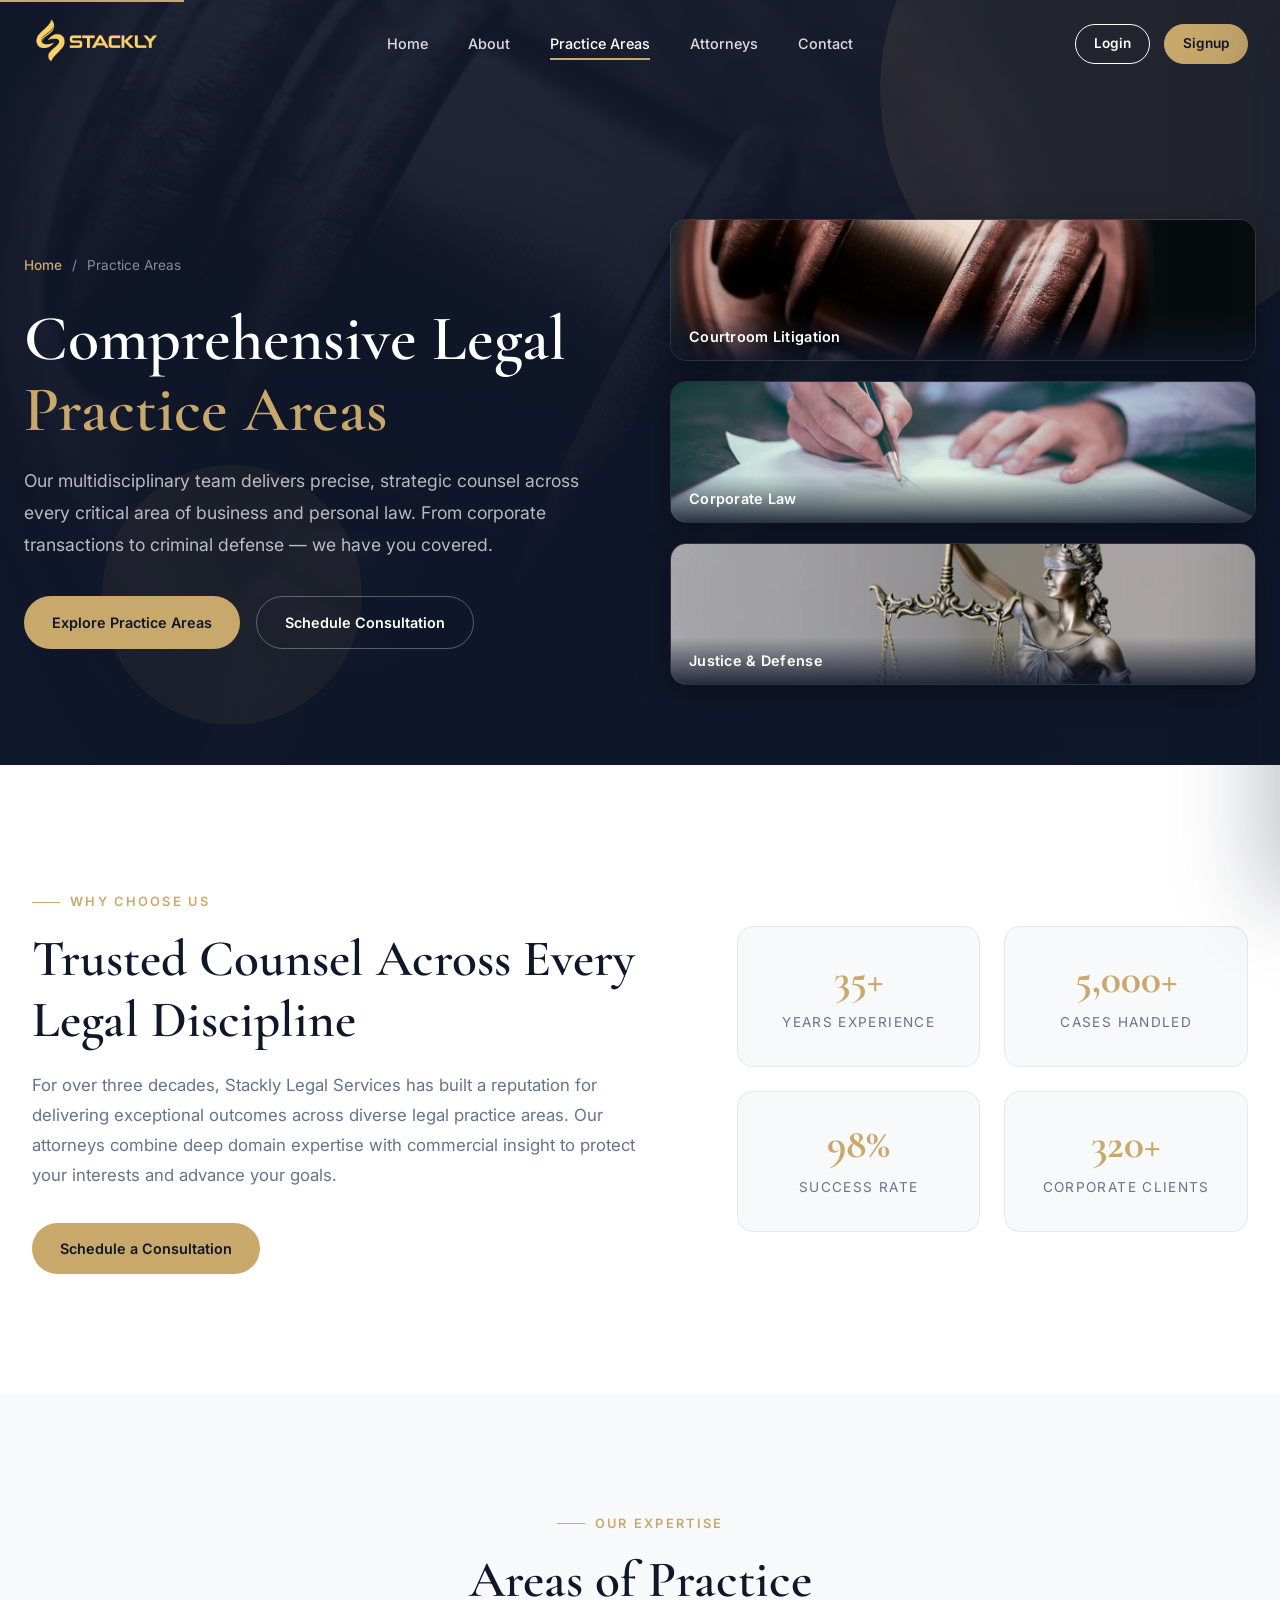
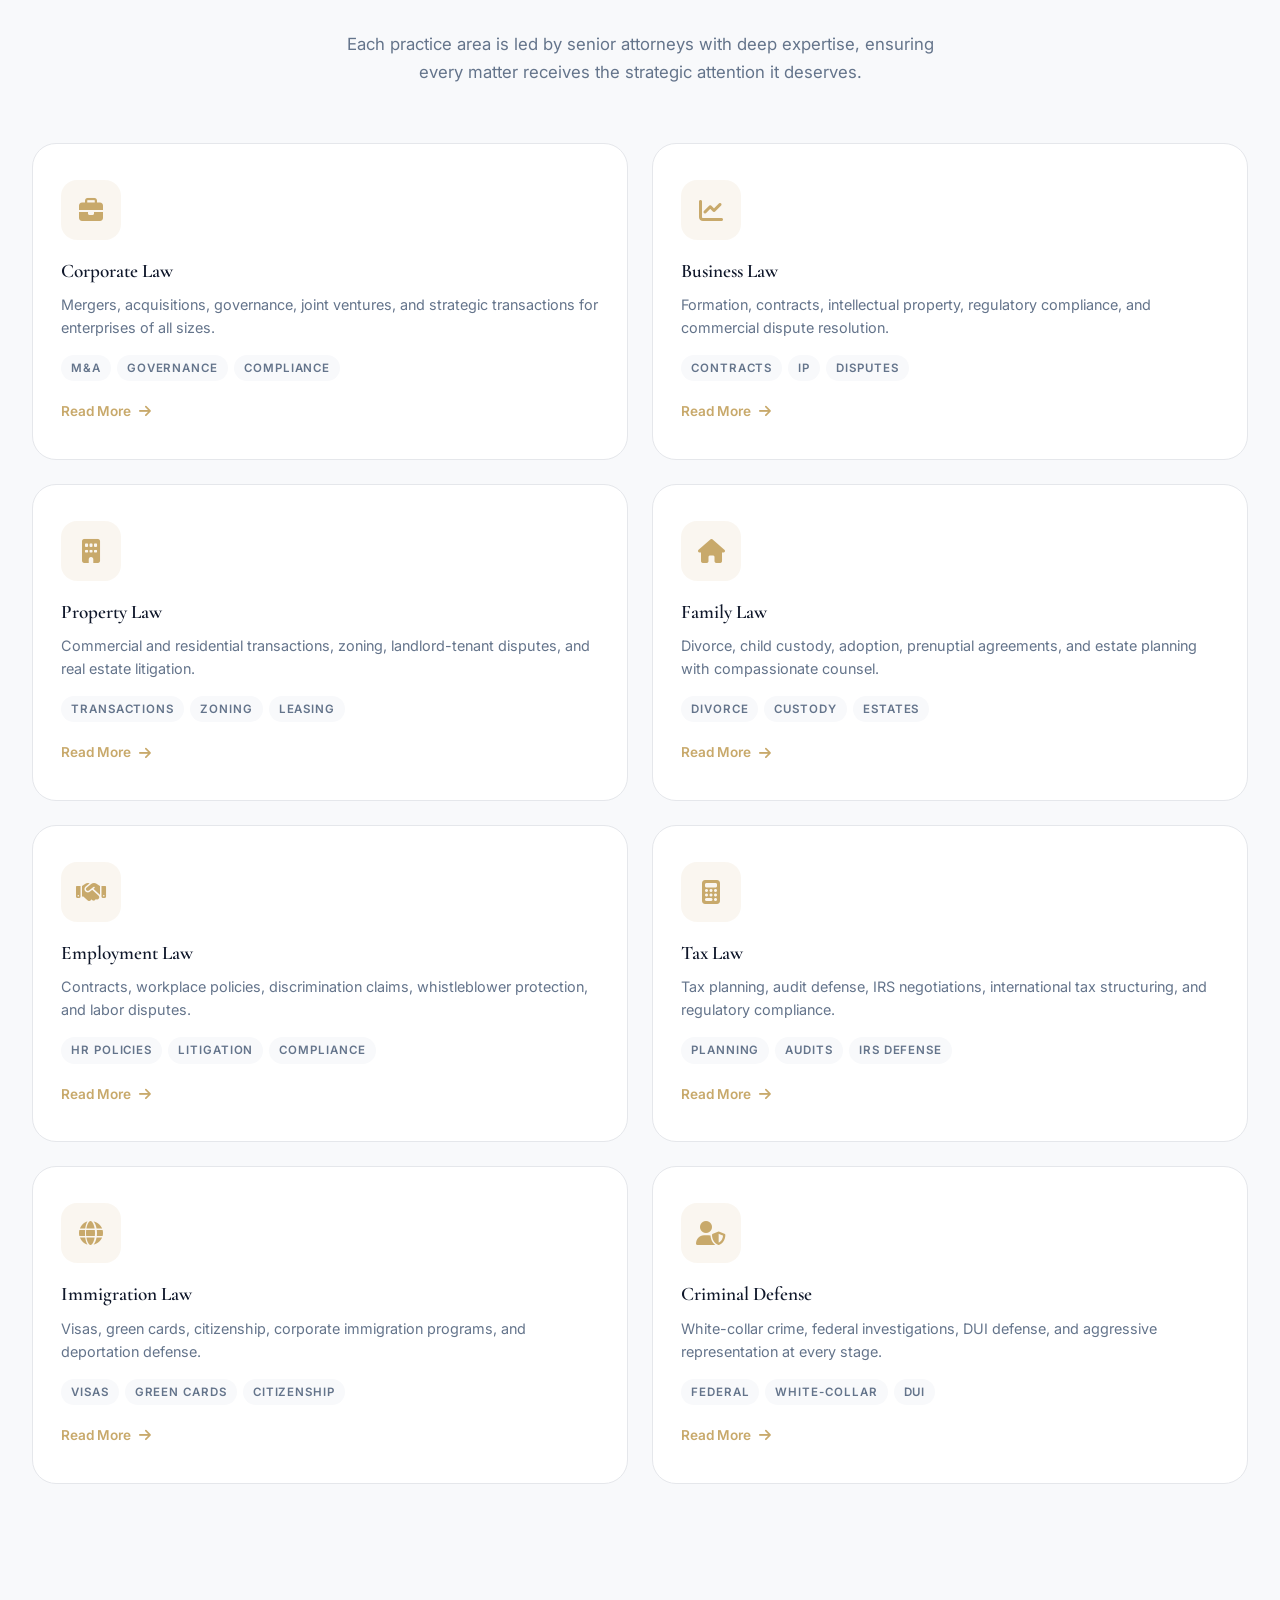
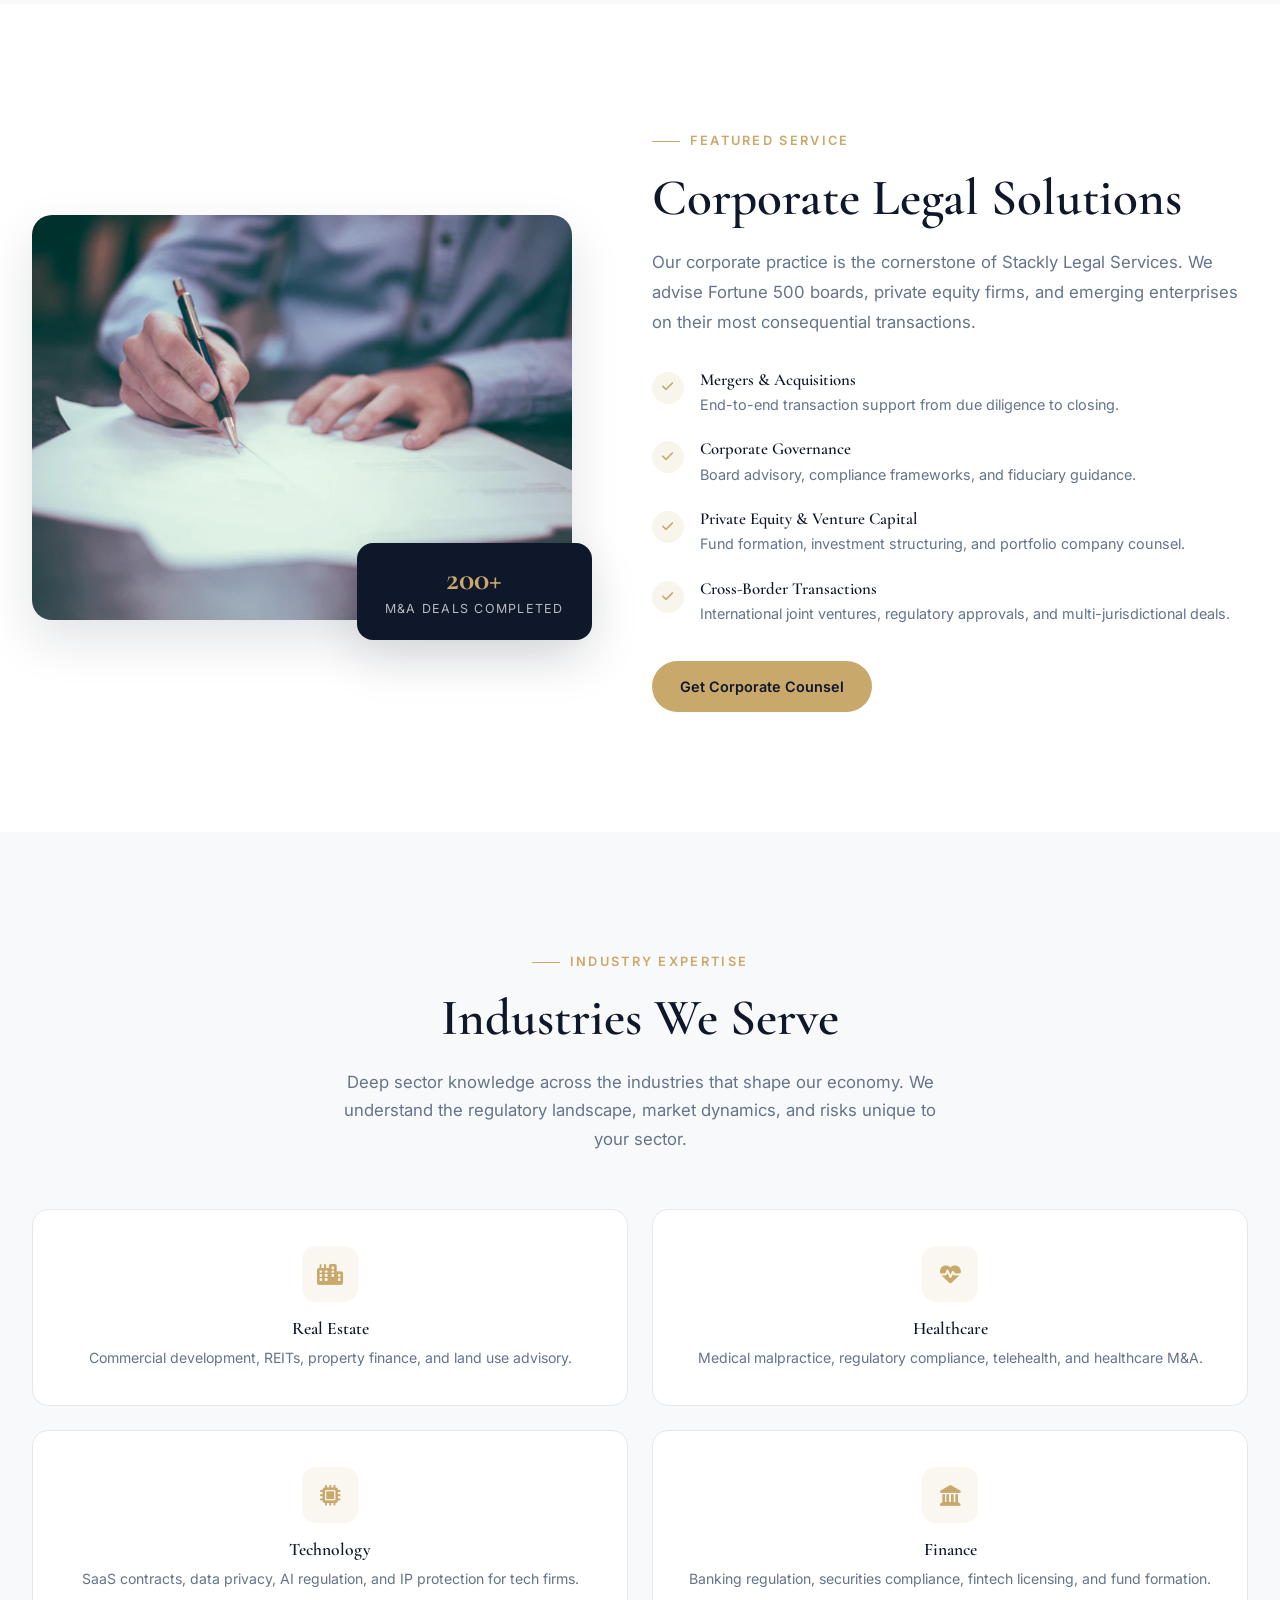
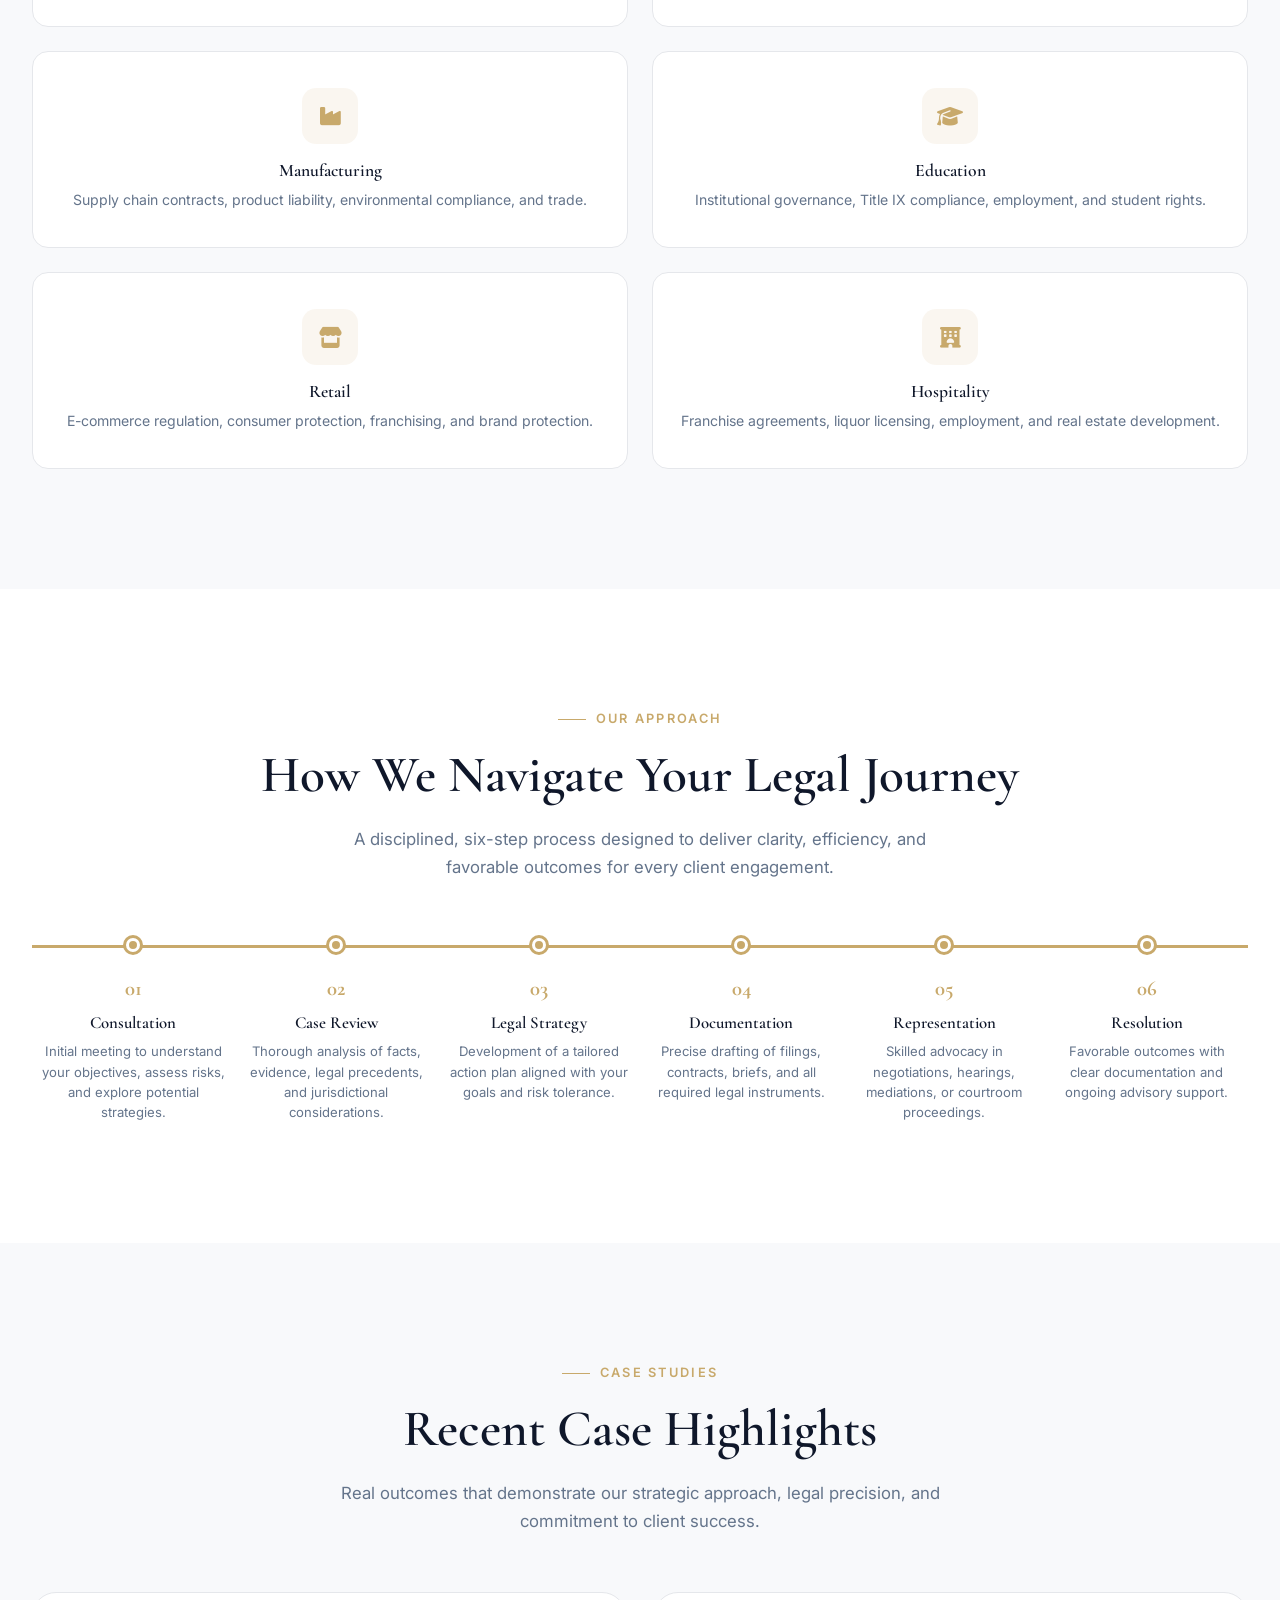
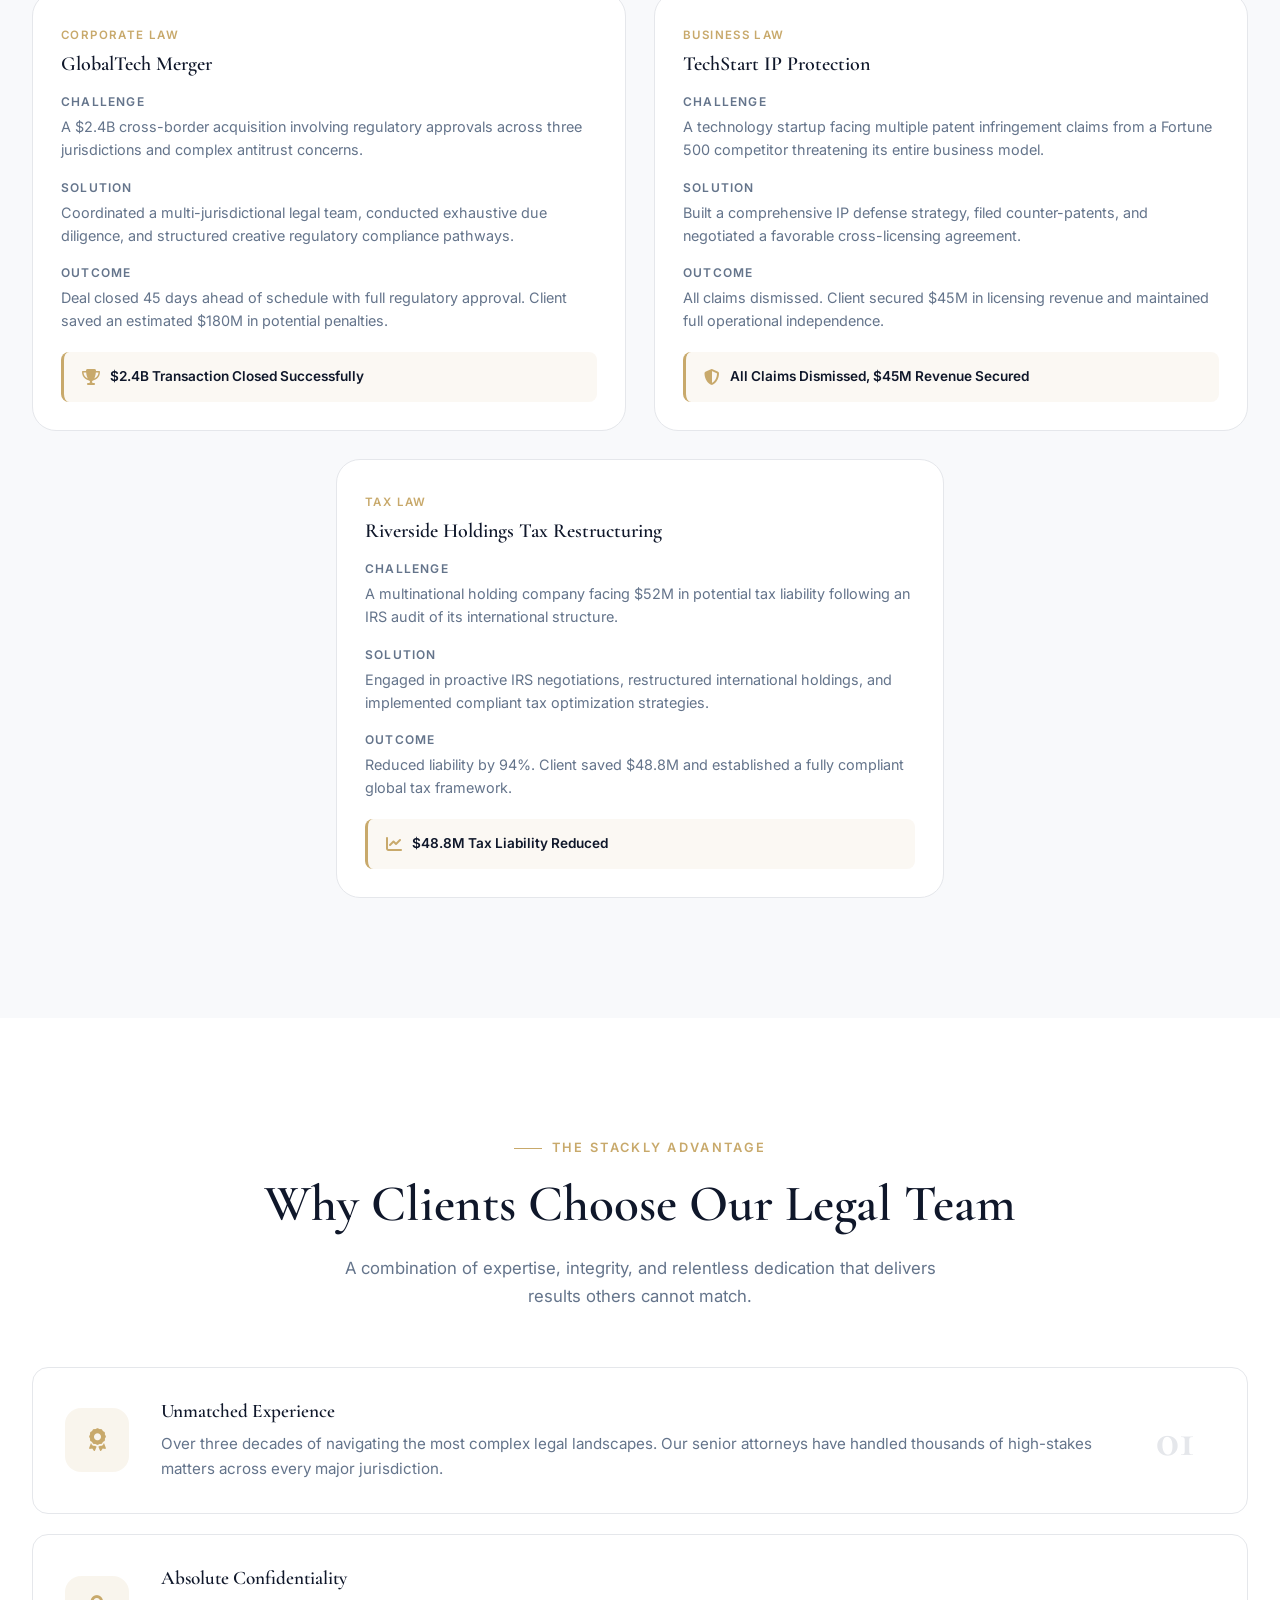
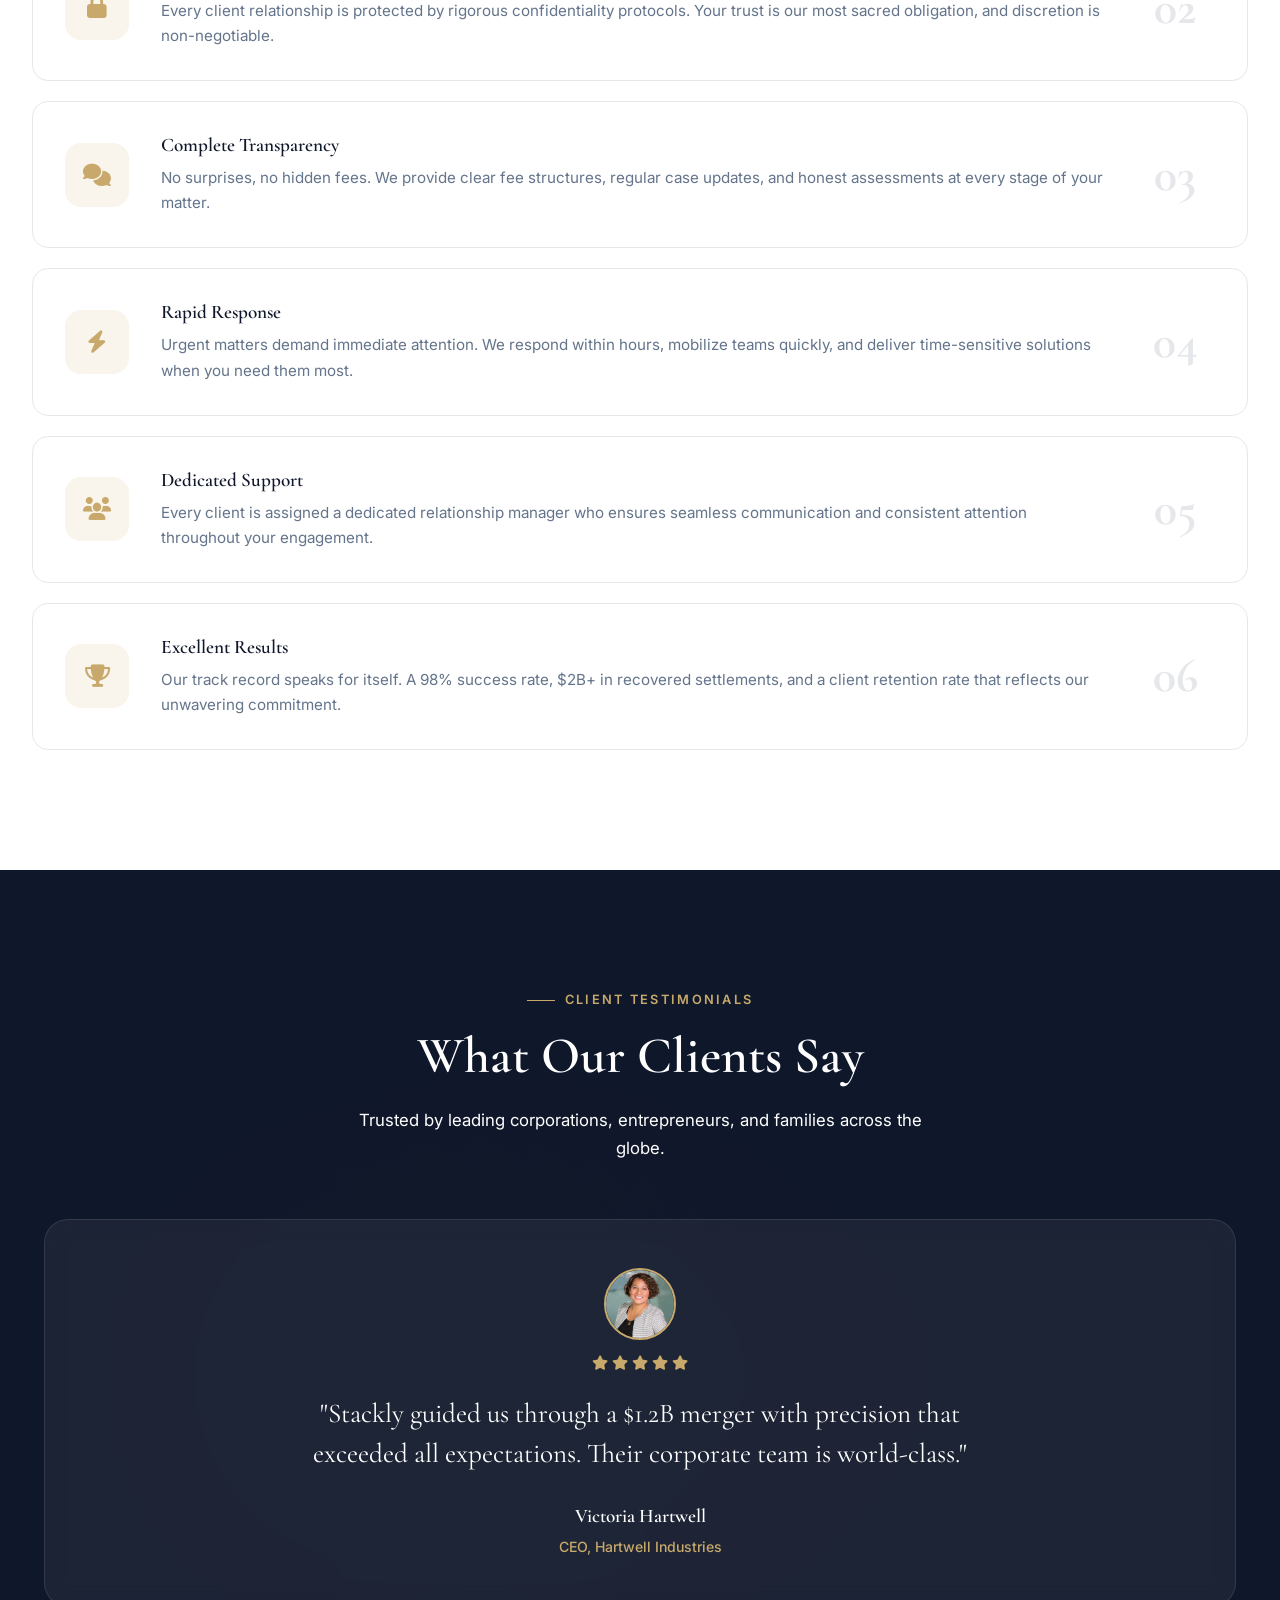
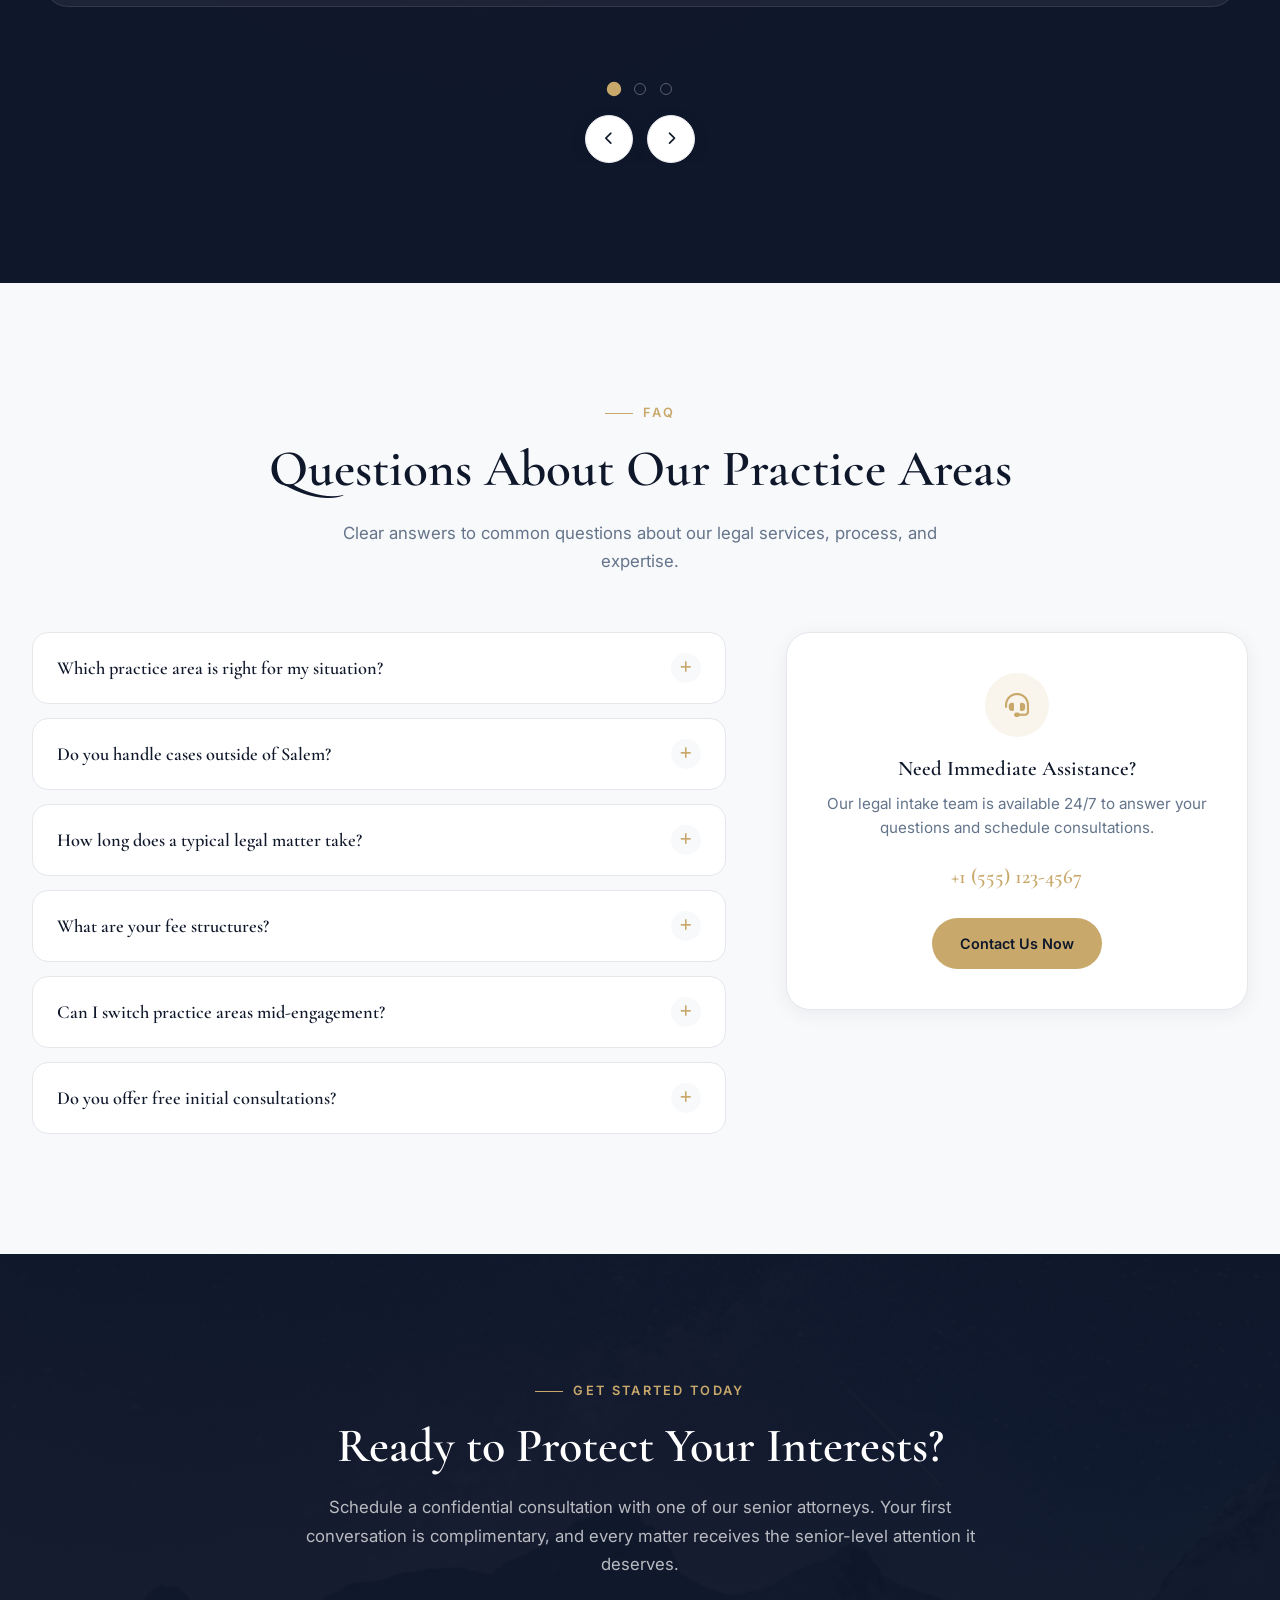
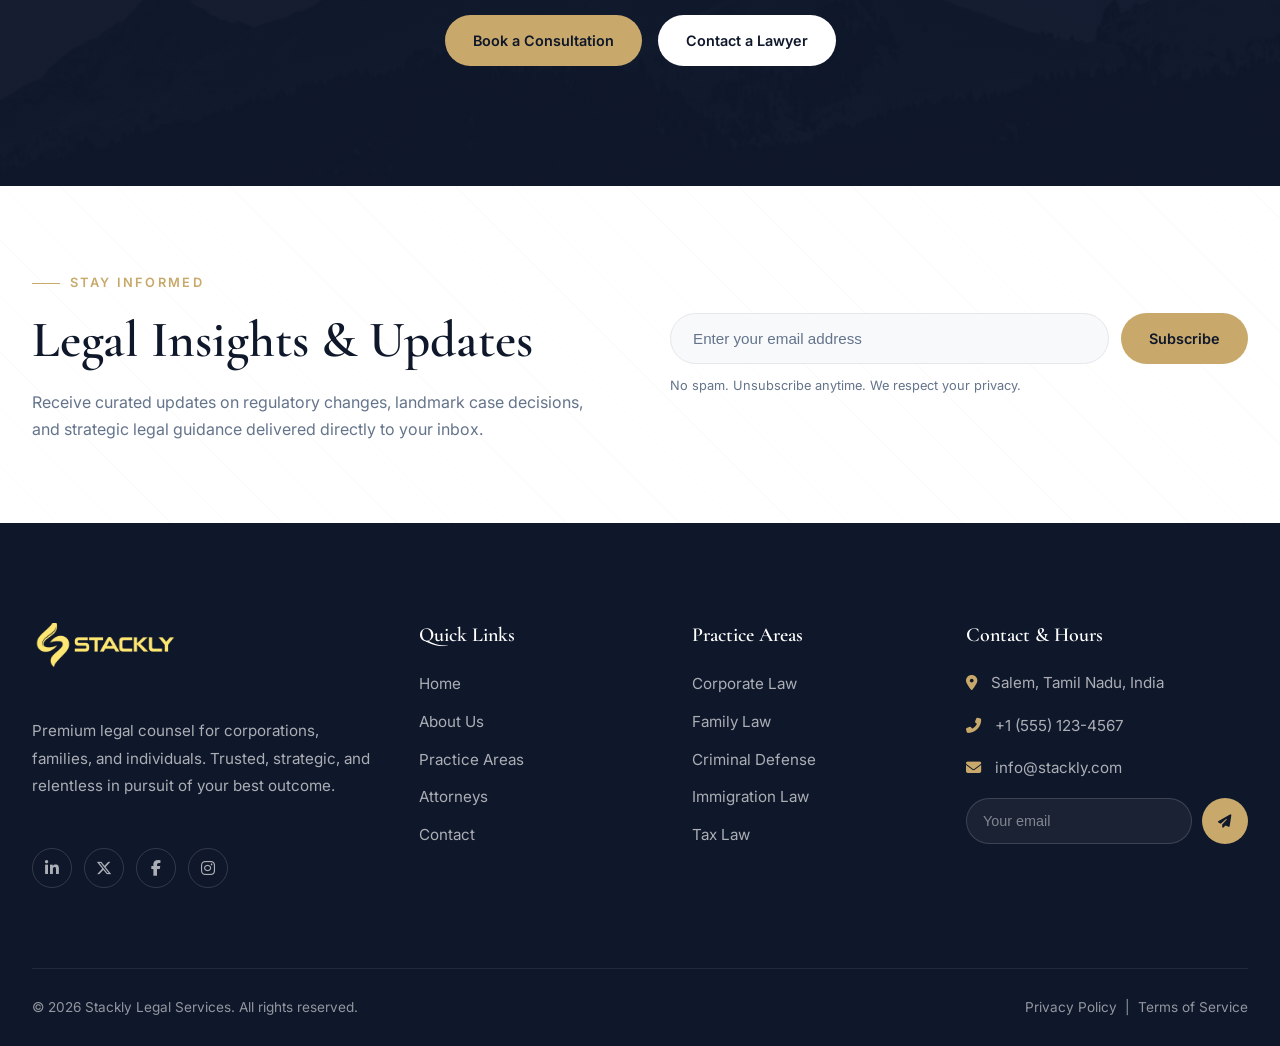
<file: practice-areas.html>
<!DOCTYPE html>
<html lang="en">
<head>
  <meta charset="UTF-8">
  <meta name="viewport" content="width=device-width, initial-scale=1.0">
  <meta name="description" content="Explore Stackly Legal Services practice areas — corporate law, criminal defense, family law, tax law, immigration law, employment law, and property law counsel from experienced attorneys.">
  <meta name="keywords" content="practice areas, corporate law, criminal defense, family law, tax law, immigration law, employment law, property law, legal services, law firm">
  <meta name="author" content="Stackly Legal Services">
  <meta name="theme-color" content="#0F172A">

  <!-- Open Graph -->
  <meta property="og:title" content="Practice Areas | Stackly Legal Services — Comprehensive Legal Counsel">
  <meta property="og:description" content="Comprehensive legal services across corporate, family, property, criminal defense, employment, tax, and immigration law.">
  <meta property="og:type" content="website">
  <meta property="og:url" content="https://www.stacklylegal.com/practice-areas.html">
  <meta property="og:image" content="https://www.stacklylegal.com/assets/images/practice-hero.webp">

  <!-- Twitter Card -->
  <meta name="twitter:card" content="summary_large_image">
  <meta name="twitter:title" content="Practice Areas | Stackly Legal Services">
  <meta name="twitter:description" content="Comprehensive legal counsel across all critical practice areas.">
  <meta name="twitter:image" content="https://www.stacklylegal.com/assets/images/practice-hero.webp">

  <link rel="canonical" href="https://www.stacklylegal.com/practice-areas.html">
  

  <title>Practice Areas | Stackly Legal Services — Expert Legal Counsel</title>

  <!-- Google Fonts -->
  <link rel="preconnect" href="https://fonts.googleapis.com">
  <link rel="preconnect" href="https://fonts.gstatic.com" crossorigin>
  <link href="https://fonts.googleapis.com/css2?family=Cormorant+Garamond:wght@400;500;600;700&family=Inter:wght@300;400;500;600;700&display=swap" rel="stylesheet">

  <!-- Font Awesome -->
  <link rel="stylesheet" href="https://cdnjs.cloudflare.com/ajax/libs/font-awesome/6.5.1/css/all.min.css" integrity="sha512-DTOQO9RWCH3ppGqcWaEA1BIZOC6xxalwEsw9c2QQeAIftl+Vegovlnee1c9QX4TctnWMn13TZye+giMm8e2LwA==" crossorigin="anonymous" referrerpolicy="no-referrer">

  <!-- Stylesheets -->
  <link rel="stylesheet" href="css/shared.css">
  <link rel="stylesheet" href="css/practice-areas.css">

  <!-- Schema.org -->
  <script type="application/ld+json">
  {
    "@context": "https://schema.org",
    "@type": "WebPage",
    "name": "Practice Areas — Stackly Legal Services",
    "url": "https://www.stacklylegal.com/practice-areas.html",
    "description": "Comprehensive legal services across corporate, family, property, criminal defense, business litigation, employment, tax, and immigration law.",
    "mainEntity": {
      "@type": "LegalService",
      "name": "Stackly Legal Services",
      "url": "https://www.stacklylegal.com/",
      "hasOfferCatalog": {
        "@type": "OfferCatalog",
        "name": "Legal Practice Areas",
        "itemListElement": [
          {"@type": "Offer", "itemOffered": {"@type": "Service", "name": "Corporate Law"}},
          {"@type": "Offer", "itemOffered": {"@type": "Service", "name": "Business Law"}},
          {"@type": "Offer", "itemOffered": {"@type": "Service", "name": "Property Law"}},
          {"@type": "Offer", "itemOffered": {"@type": "Service", "name": "Family Law"}},
          {"@type": "Offer", "itemOffered": {"@type": "Service", "name": "Employment Law"}},
          {"@type": "Offer", "itemOffered": {"@type": "Service", "name": "Tax Law"}},
          {"@type": "Offer", "itemOffered": {"@type": "Service", "name": "Immigration Law"}},
          {"@type": "Offer", "itemOffered": {"@type": "Service", "name": "Criminal Defense"}}
        ]
      }
    }
  }
  </script>
</head>
<body>
  <!-- Skip to main content -->
  <a href="#main" class="skip-link">Skip to main content</a>

  <!-- Scroll Progress -->
  <div class="scroll-progress" id="scrollProgress" aria-hidden="true"></div>

  <!-- Header -->
  <header class="header header--transparent" id="header" role="banner">
    <div class="header__container">
      <a href="index.html" class="header__logo" aria-label="Stackly Legal Services home">
        <img src="assets/logo-stackly.webp" alt="Stackly Legal Services logo" width="104" height="104" loading="eager">
        
      </a>

      <nav class="header__nav" aria-label="Main navigation">
        <a href="index.html" class="header__nav-link">Home</a>
        <a href="about.html" class="header__nav-link">About</a>
        <a href="practice-areas.html" class="header__nav-link active">Practice Areas</a>
        <a href="attorneys.html" class="header__nav-link">Attorneys</a>
        <a href="contact.html" class="header__nav-link">Contact</a>
      </nav>

      <div class="header__actions">
        <a href="login.html" class="header__btn header__btn--login">Login</a>
        <a href="signup.html" class="header__btn header__btn--signup">Signup</a>
      </div>

      <button class="hamburger" id="hamburger" aria-label="Toggle navigation menu" aria-expanded="false" aria-controls="mobileDrawer">
        <span class="hamburger__box" aria-hidden="true">
          <span class="hamburger__line"></span>
          <span class="hamburger__line"></span>
          <span class="hamburger__line"></span>
        </span>
        <span class="hamburger__label">Menu</span>
      </button>
    </div>
  </header>

  <!-- Mobile Drawer -->
  <div class="mobile-drawer" id="mobileDrawer" role="dialog" aria-modal="true" aria-label="Mobile navigation">
    <div class="mobile-drawer__bg" aria-hidden="true"></div>
    <div class="mobile-drawer__inner">
      <div class="mobile-drawer__header">
        <a href="index.html" class="mobile-drawer__logo" aria-label="Stackly Legal Services home">
          <img src="assets/logo-stackly.webp" alt="" width="88" height="88" loading="lazy">
          
        </a>
      </div>

      <button class="mobile-drawer__close" id="mobileDrawerClose" aria-label="Close navigation menu" type="button">
        <span class="mobile-drawer__close-icon" aria-hidden="true">×</span>
      </button>

      <nav class="mobile-drawer__nav" aria-label="Mobile menu">
        <a href="index.html" class="mobile-drawer__link">
          <span class="mobile-drawer__num">01</span>
          <span class="mobile-drawer__label">Home</span>
        </a>
        <a href="about.html" class="mobile-drawer__link">
          <span class="mobile-drawer__num">02</span>
          <span class="mobile-drawer__label">About</span>
        </a>
        <a href="practice-areas.html" class="mobile-drawer__link active">
          <span class="mobile-drawer__num">03</span>
          <span class="mobile-drawer__label">Practice Areas</span>
        </a>
        <a href="attorneys.html" class="mobile-drawer__link">
          <span class="mobile-drawer__num">04</span>
          <span class="mobile-drawer__label">Attorneys</span>
        </a>
        <a href="contact.html" class="mobile-drawer__link">
          <span class="mobile-drawer__num">05</span>
          <span class="mobile-drawer__label">Contact</span>
        </a>
      </nav>

      <div class="mobile-drawer__footer">
        <div class="mobile-drawer__contact">
          <a href="tel:+15551234567" class="mobile-drawer__contact-item">
            <i class="fas fa-phone-alt" aria-hidden="true"></i>
            <span>+1 (555) 123-4567</span>
          </a>
          <a href="mailto:info@stackly.com" class="mobile-drawer__contact-item">
            <i class="fas fa-envelope" aria-hidden="true"></i>
            <span>info@stackly.com</span>
          </a>
        </div>
        <div class="mobile-drawer__social" aria-label="Social media">
          <a href="404.html" aria-label="LinkedIn"><i class="fab fa-linkedin-in" aria-hidden="true"></i></a>
          <a href="404.html" aria-label="X"><i class="fab fa-x-twitter" aria-hidden="true"></i></a>
          <a href="404.html" aria-label="Facebook"><i class="fab fa-facebook-f" aria-hidden="true"></i></a>
        </div>
        <div class="mobile-drawer__actions">
          <a href="login.html" class="btn btn-secondary mobile-drawer__btn">Login</a>
          <a href="signup.html" class="btn btn-primary mobile-drawer__btn">Signup</a>
        </div>
      </div>
    </div>
  </div>
  <div class="mobile-drawer__overlay" id="mobileOverlay" aria-hidden="true"></div>

  <!-- Main Content -->
  <main id="main">

    <!-- Section 1: Premium Hero -->
    <section class="pa-hero" id="pa-hero" aria-label="Practice areas hero">
      <div class="pa-hero__bg">
        <img src="assets/images/practice-hero.webp" alt="Elegant courtroom interior with wooden paneling" loading="eager">
      </div>
      <div class="pa-hero__shape pa-hero__shape--1" aria-hidden="true"></div>
      <div class="pa-hero__shape pa-hero__shape--2" aria-hidden="true"></div>

      <div class="pa-hero__container">
        <div class="pa-hero__grid">
          <div class="pa-hero__content">
            <nav class="pa-hero__breadcrumb" aria-label="Breadcrumb">
              <a href="index.html">Home</a>
              <span aria-hidden="true">/</span>
              <span aria-current="page">Practice Areas</span>
            </nav>
            <h1 class="pa-hero__title">Comprehensive Legal <span>Practice Areas</span></h1>
            <p class="pa-hero__desc">Our multidisciplinary team delivers precise, strategic counsel across every critical area of business and personal law. From corporate transactions to criminal defense — we have you covered.</p>
            <div class="pa-hero__actions">
              <a href="#featured-areas" class="btn btn-primary">Explore Practice Areas</a>
              <a href="404.html" class="btn btn-secondary">Schedule Consultation</a>
            </div>
          </div>
          <div class="pa-hero__visual">
            <div class="pa-hero__img-wrapper pa-hero__img-wrapper--float">
              <img src="assets/images/court.webp" alt="Courtroom litigation" loading="eager">
              <span class="pa-hero__img-label">Courtroom Litigation</span>
            </div>
            <div class="pa-hero__img-wrapper pa-hero__img-wrapper--pulse">
              <img src="assets/images/corporate-law.webp" alt="Corporate law counsel" loading="eager">
              <span class="pa-hero__img-label">Corporate Law</span>
            </div>
            <div class="pa-hero__img-wrapper pa-hero__img-wrapper--slide">
              <img src="assets/images/justice.webp" alt="Justice and defense" loading="eager">
              <span class="pa-hero__img-label">Justice & Defense</span>
            </div>
          </div>
        </div>
      </div>
    </section>

    <!-- Section 2: Practice Areas Overview with Statistics -->
    <section class="pa-overview" id="pa-overview" aria-label="Practice areas overview">
      <div class="container">
        <div class="pa-overview__grid">
          <div class="pa-overview__content animate-on-scroll">
            <span class="section-label">Why Choose Us</span>
            <h2 class="section-title">Trusted Counsel Across Every Legal Discipline</h2>
            <p class="pa-overview__text">For over three decades, Stackly Legal Services has built a reputation for delivering exceptional outcomes across diverse legal practice areas. Our attorneys combine deep domain expertise with commercial insight to protect your interests and advance your goals.</p>
            <a href="404.html" class="btn btn-primary">Schedule a Consultation</a>
          </div>
          <div class="pa-overview__stats animate-on-scroll">
            <div class="pa-stat">
              <span class="pa-stat__number" data-counter data-target="35" data-suffix="+">0</span>
              <span class="pa-stat__label">Years Experience</span>
            </div>
            <div class="pa-stat">
              <span class="pa-stat__number" data-counter data-target="5000" data-suffix="+">0</span>
              <span class="pa-stat__label">Cases Handled</span>
            </div>
            <div class="pa-stat">
              <span class="pa-stat__number" data-counter data-target="98" data-suffix="%">0</span>
              <span class="pa-stat__label">Success Rate</span>
            </div>
            <div class="pa-stat">
              <span class="pa-stat__number" data-counter data-target="320" data-suffix="+">0</span>
              <span class="pa-stat__label">Corporate Clients</span>
            </div>
          </div>
        </div>
      </div>
    </section>

    <!-- Section 3: Featured Practice Areas -->
    <section class="pa-featured" id="featured-areas" aria-label="Featured practice areas">
      <div class="container">
        <div class="section-header section-header--center animate-on-scroll">
          <span class="section-label">Our Expertise</span>
          <h2 class="section-title">Areas of Practice</h2>
          <p class="section-subtitle">Each practice area is led by senior attorneys with deep expertise, ensuring every matter receives the strategic attention it deserves.</p>
        </div>

        <div class="pa-featured__grid">
          <article class="pa-card animate-on-scroll" tabindex="0" aria-label="Corporate Law">
            <div class="pa-card__icon"><i class="fas fa-briefcase" aria-hidden="true"></i></div>
            <h3>Corporate Law</h3>
            <p>Mergers, acquisitions, governance, joint ventures, and strategic transactions for enterprises of all sizes.</p>
            <div class="pa-card__tags">
              <span>M&A</span><span>Governance</span><span>Compliance</span>
            </div>
            <a href="404.html" class="pa-card__link">Read More <i class="fas fa-arrow-right" aria-hidden="true"></i></a>
            <div class="pa-card__accent" aria-hidden="true"></div>
          </article>

          <article class="pa-card animate-on-scroll" tabindex="0" aria-label="Business Law">
            <div class="pa-card__icon"><i class="fas fa-chart-line" aria-hidden="true"></i></div>
            <h3>Business Law</h3>
            <p>Formation, contracts, intellectual property, regulatory compliance, and commercial dispute resolution.</p>
            <div class="pa-card__tags">
              <span>Contracts</span><span>IP</span><span>Disputes</span>
            </div>
            <a href="404.html" class="pa-card__link">Read More <i class="fas fa-arrow-right" aria-hidden="true"></i></a>
            <div class="pa-card__accent" aria-hidden="true"></div>
          </article>

          <article class="pa-card animate-on-scroll" tabindex="0" aria-label="Property Law">
            <div class="pa-card__icon"><i class="fas fa-building" aria-hidden="true"></i></div>
            <h3>Property Law</h3>
            <p>Commercial and residential transactions, zoning, landlord-tenant disputes, and real estate litigation.</p>
            <div class="pa-card__tags">
              <span>Transactions</span><span>Zoning</span><span>Leasing</span>
            </div>
            <a href="404.html" class="pa-card__link">Read More <i class="fas fa-arrow-right" aria-hidden="true"></i></a>
            <div class="pa-card__accent" aria-hidden="true"></div>
          </article>

          <article class="pa-card animate-on-scroll" tabindex="0" aria-label="Family Law">
            <div class="pa-card__icon"><i class="fas fa-home" aria-hidden="true"></i></div>
            <h3>Family Law</h3>
            <p>Divorce, child custody, adoption, prenuptial agreements, and estate planning with compassionate counsel.</p>
            <div class="pa-card__tags">
              <span>Divorce</span><span>Custody</span><span>Estates</span>
            </div>
            <a href="404.html" class="pa-card__link">Read More <i class="fas fa-arrow-right" aria-hidden="true"></i></a>
            <div class="pa-card__accent" aria-hidden="true"></div>
          </article>

          <article class="pa-card animate-on-scroll" tabindex="0" aria-label="Employment Law">
            <div class="pa-card__icon"><i class="fas fa-handshake" aria-hidden="true"></i></div>
            <h3>Employment Law</h3>
            <p>Contracts, workplace policies, discrimination claims, whistleblower protection, and labor disputes.</p>
            <div class="pa-card__tags">
              <span>HR Policies</span><span>Litigation</span><span>Compliance</span>
            </div>
            <a href="404.html" class="pa-card__link">Read More <i class="fas fa-arrow-right" aria-hidden="true"></i></a>
            <div class="pa-card__accent" aria-hidden="true"></div>
          </article>

          <article class="pa-card animate-on-scroll" tabindex="0" aria-label="Tax Law">
            <div class="pa-card__icon"><i class="fas fa-calculator" aria-hidden="true"></i></div>
            <h3>Tax Law</h3>
            <p>Tax planning, audit defense, IRS negotiations, international tax structuring, and regulatory compliance.</p>
            <div class="pa-card__tags">
              <span>Planning</span><span>Audits</span><span>IRS Defense</span>
            </div>
            <a href="404.html" class="pa-card__link">Read More <i class="fas fa-arrow-right" aria-hidden="true"></i></a>
            <div class="pa-card__accent" aria-hidden="true"></div>
          </article>

          <article class="pa-card animate-on-scroll" tabindex="0" aria-label="Immigration Law">
            <div class="pa-card__icon"><i class="fas fa-globe" aria-hidden="true"></i></div>
            <h3>Immigration Law</h3>
            <p>Visas, green cards, citizenship, corporate immigration programs, and deportation defense.</p>
            <div class="pa-card__tags">
              <span>Visas</span><span>Green Cards</span><span>Citizenship</span>
            </div>
            <a href="404.html" class="pa-card__link">Read More <i class="fas fa-arrow-right" aria-hidden="true"></i></a>
            <div class="pa-card__accent" aria-hidden="true"></div>
          </article>

          <article class="pa-card animate-on-scroll" tabindex="0" aria-label="Criminal Defense">
            <div class="pa-card__icon"><i class="fas fa-user-shield" aria-hidden="true"></i></div>
            <h3>Criminal Defense</h3>
            <p>White-collar crime, federal investigations, DUI defense, and aggressive representation at every stage.</p>
            <div class="pa-card__tags">
              <span>Federal</span><span>White-Collar</span><span>DUI</span>
            </div>
            <a href="404.html" class="pa-card__link">Read More <i class="fas fa-arrow-right" aria-hidden="true"></i></a>
            <div class="pa-card__accent" aria-hidden="true"></div>
          </article>
        </div>
      </div>
    </section>

    <!-- Section 4: Corporate Legal Solutions (Split Layout) -->
    <section class="pa-solutions" id="pa-solutions" aria-label="Corporate legal solutions">
      <div class="container">
        <div class="pa-solutions__grid">
          <div class="pa-solutions__visual animate-on-scroll">
            <div class="pa-solutions__image-wrapper">
              <img src="assets/images/corporate-law.webp" alt="Corporate attorneys reviewing a merger agreement in a boardroom" loading="lazy">
            </div>
            <div class="pa-solutions__badge">
              <span class="pa-solutions__badge-number" data-counter data-target="200" data-suffix="+">0</span>
              <span class="pa-solutions__badge-text">M&A Deals Completed</span>
            </div>
          </div>
          <div class="pa-solutions__content animate-on-scroll">
            <span class="section-label">Featured Service</span>
            <h2 class="section-title">Corporate Legal Solutions</h2>
            <p class="pa-solutions__intro">Our corporate practice is the cornerstone of Stackly Legal Services. We advise Fortune 500 boards, private equity firms, and emerging enterprises on their most consequential transactions.</p>
            <ul class="pa-solutions__list" role="list">
              <li class="pa-solutions__list-item" role="listitem">
                <span class="pa-solutions__check"><i class="fas fa-check" aria-hidden="true"></i></span>
                <div>
                  <h4>Mergers & Acquisitions</h4>
                  <p>End-to-end transaction support from due diligence to closing.</p>
                </div>
              </li>
              <li class="pa-solutions__list-item" role="listitem">
                <span class="pa-solutions__check"><i class="fas fa-check" aria-hidden="true"></i></span>
                <div>
                  <h4>Corporate Governance</h4>
                  <p>Board advisory, compliance frameworks, and fiduciary guidance.</p>
                </div>
              </li>
              <li class="pa-solutions__list-item" role="listitem">
                <span class="pa-solutions__check"><i class="fas fa-check" aria-hidden="true"></i></span>
                <div>
                  <h4>Private Equity & Venture Capital</h4>
                  <p>Fund formation, investment structuring, and portfolio company counsel.</p>
                </div>
              </li>
              <li class="pa-solutions__list-item" role="listitem">
                <span class="pa-solutions__check"><i class="fas fa-check" aria-hidden="true"></i></span>
                <div>
                  <h4>Cross-Border Transactions</h4>
                  <p>International joint ventures, regulatory approvals, and multi-jurisdictional deals.</p>
                </div>
              </li>
            </ul>
            <a href="404.html" class="btn btn-primary">Get Corporate Counsel</a>
          </div>
        </div>
      </div>
    </section>

    <!-- Section 5: Industries We Serve -->
    <section class="pa-industries" id="pa-industries" aria-label="Industries we serve">
      <div class="container">
        <div class="section-header section-header--center animate-on-scroll">
          <span class="section-label">Industry Expertise</span>
          <h2 class="section-title">Industries We Serve</h2>
          <p class="section-subtitle">Deep sector knowledge across the industries that shape our economy. We understand the regulatory landscape, market dynamics, and risks unique to your sector.</p>
        </div>

        <div class="pa-industries__grid">
          <article class="pa-industry animate-on-scroll" tabindex="0" aria-label="Real Estate">
            <div class="pa-industry__icon"><i class="fas fa-city" aria-hidden="true"></i></div>
            <h3>Real Estate</h3>
            <p>Commercial development, REITs, property finance, and land use advisory.</p>
          </article>
          <article class="pa-industry animate-on-scroll" tabindex="0" aria-label="Healthcare">
            <div class="pa-industry__icon"><i class="fas fa-heartbeat" aria-hidden="true"></i></div>
            <h3>Healthcare</h3>
            <p>Medical malpractice, regulatory compliance, telehealth, and healthcare M&A.</p>
          </article>
          <article class="pa-industry animate-on-scroll" tabindex="0" aria-label="Technology">
            <div class="pa-industry__icon"><i class="fas fa-microchip" aria-hidden="true"></i></div>
            <h3>Technology</h3>
            <p>SaaS contracts, data privacy, AI regulation, and IP protection for tech firms.</p>
          </article>
          <article class="pa-industry animate-on-scroll" tabindex="0" aria-label="Finance">
            <div class="pa-industry__icon"><i class="fas fa-landmark" aria-hidden="true"></i></div>
            <h3>Finance</h3>
            <p>Banking regulation, securities compliance, fintech licensing, and fund formation.</p>
          </article>
          <article class="pa-industry animate-on-scroll" tabindex="0" aria-label="Manufacturing">
            <div class="pa-industry__icon"><i class="fas fa-industry" aria-hidden="true"></i></div>
            <h3>Manufacturing</h3>
            <p>Supply chain contracts, product liability, environmental compliance, and trade.</p>
          </article>
          <article class="pa-industry animate-on-scroll" tabindex="0" aria-label="Education">
            <div class="pa-industry__icon"><i class="fas fa-graduation-cap" aria-hidden="true"></i></div>
            <h3>Education</h3>
            <p>Institutional governance, Title IX compliance, employment, and student rights.</p>
          </article>
          <article class="pa-industry animate-on-scroll" tabindex="0" aria-label="Retail">
            <div class="pa-industry__icon"><i class="fas fa-store" aria-hidden="true"></i></div>
            <h3>Retail</h3>
            <p>E-commerce regulation, consumer protection, franchising, and brand protection.</p>
          </article>
          <article class="pa-industry animate-on-scroll" tabindex="0" aria-label="Hospitality">
            <div class="pa-industry__icon"><i class="fas fa-hotel" aria-hidden="true"></i></div>
            <h3>Hospitality</h3>
            <p>Franchise agreements, liquor licensing, employment, and real estate development.</p>
          </article>
        </div>
      </div>
    </section>

    <!-- Section 6: Legal Process (Horizontal Timeline) -->
    <section class="pa-process" id="pa-process" aria-label="Legal process">
      <div class="container">
        <div class="section-header section-header--center animate-on-scroll">
          <span class="section-label">Our Approach</span>
          <h2 class="section-title">How We Navigate Your Legal Journey</h2>
          <p class="section-subtitle">A disciplined, six-step process designed to deliver clarity, efficiency, and favorable outcomes for every client engagement.</p>
        </div>

        <div class="pa-process__timeline" role="list" aria-label="Legal process steps">
          <div class="pa-process__line" aria-hidden="true"></div>

          <div class="pa-process__step animate-on-scroll" role="listitem">
            <div class="pa-process__dot" aria-hidden="true"></div>
            <div class="pa-process__number">01</div>
            <h3>Consultation</h3>
            <p>Initial meeting to understand your objectives, assess risks, and explore potential strategies.</p>
          </div>

          <div class="pa-process__step animate-on-scroll" role="listitem">
            <div class="pa-process__dot" aria-hidden="true"></div>
            <div class="pa-process__number">02</div>
            <h3>Case Review</h3>
            <p>Thorough analysis of facts, evidence, legal precedents, and jurisdictional considerations.</p>
          </div>

          <div class="pa-process__step animate-on-scroll" role="listitem">
            <div class="pa-process__dot" aria-hidden="true"></div>
            <div class="pa-process__number">03</div>
            <h3>Legal Strategy</h3>
            <p>Development of a tailored action plan aligned with your goals and risk tolerance.</p>
          </div>

          <div class="pa-process__step animate-on-scroll" role="listitem">
            <div class="pa-process__dot" aria-hidden="true"></div>
            <div class="pa-process__number">04</div>
            <h3>Documentation</h3>
            <p>Precise drafting of filings, contracts, briefs, and all required legal instruments.</p>
          </div>

          <div class="pa-process__step animate-on-scroll" role="listitem">
            <div class="pa-process__dot" aria-hidden="true"></div>
            <div class="pa-process__number">05</div>
            <h3>Representation</h3>
            <p>Skilled advocacy in negotiations, hearings, mediations, or courtroom proceedings.</p>
          </div>

          <div class="pa-process__step animate-on-scroll" role="listitem">
            <div class="pa-process__dot" aria-hidden="true"></div>
            <div class="pa-process__number">06</div>
            <h3>Resolution</h3>
            <p>Favorable outcomes with clear documentation and ongoing advisory support.</p>
          </div>
        </div>
      </div>
    </section>

    <!-- Section 7: Recent Case Highlights -->
    <section class="pa-cases" id="pa-cases" aria-label="Recent case highlights">
      <div class="container">
        <div class="section-header section-header--center animate-on-scroll">
          <span class="section-label">Case Studies</span>
          <h2 class="section-title">Recent Case Highlights</h2>
          <p class="section-subtitle">Real outcomes that demonstrate our strategic approach, legal precision, and commitment to client success.</p>
        </div>

        <div class="pa-cases__grid">
          <article class="pa-case animate-on-scroll" tabindex="0" aria-label="GlobalTech Merger case">
            <div class="pa-case__header">
              <span class="pa-case__category">Corporate Law</span>
              <h3>GlobalTech Merger</h3>
            </div>
            <div class="pa-case__body">
              <div class="pa-case__section">
                <span class="pa-case__label">Challenge</span>
                <p>A $2.4B cross-border acquisition involving regulatory approvals across three jurisdictions and complex antitrust concerns.</p>
              </div>
              <div class="pa-case__section">
                <span class="pa-case__label">Solution</span>
                <p>Coordinated a multi-jurisdictional legal team, conducted exhaustive due diligence, and structured creative regulatory compliance pathways.</p>
              </div>
              <div class="pa-case__section">
                <span class="pa-case__label">Outcome</span>
                <p>Deal closed 45 days ahead of schedule with full regulatory approval. Client saved an estimated $180M in potential penalties.</p>
              </div>
            </div>
            <div class="pa-case__result">
              <i class="fas fa-trophy" aria-hidden="true"></i>
              <span>$2.4B Transaction Closed Successfully</span>
            </div>
          </article>

          <article class="pa-case animate-on-scroll" tabindex="0" aria-label="TechStart IP Protection case">
            <div class="pa-case__header">
              <span class="pa-case__category">Business Law</span>
              <h3>TechStart IP Protection</h3>
            </div>
            <div class="pa-case__body">
              <div class="pa-case__section">
                <span class="pa-case__label">Challenge</span>
                <p>A technology startup facing multiple patent infringement claims from a Fortune 500 competitor threatening its entire business model.</p>
              </div>
              <div class="pa-case__section">
                <span class="pa-case__label">Solution</span>
                <p>Built a comprehensive IP defense strategy, filed counter-patents, and negotiated a favorable cross-licensing agreement.</p>
              </div>
              <div class="pa-case__section">
                <span class="pa-case__label">Outcome</span>
                <p>All claims dismissed. Client secured $45M in licensing revenue and maintained full operational independence.</p>
              </div>
            </div>
            <div class="pa-case__result">
              <i class="fas fa-shield-halved" aria-hidden="true"></i>
              <span>All Claims Dismissed, $45M Revenue Secured</span>
            </div>
          </article>

          <article class="pa-case animate-on-scroll" tabindex="0" aria-label="Riverside Holdings Tax case">
            <div class="pa-case__header">
              <span class="pa-case__category">Tax Law</span>
              <h3>Riverside Holdings Tax Restructuring</h3>
            </div>
            <div class="pa-case__body">
              <div class="pa-case__section">
                <span class="pa-case__label">Challenge</span>
                <p>A multinational holding company facing $52M in potential tax liability following an IRS audit of its international structure.</p>
              </div>
              <div class="pa-case__section">
                <span class="pa-case__label">Solution</span>
                <p>Engaged in proactive IRS negotiations, restructured international holdings, and implemented compliant tax optimization strategies.</p>
              </div>
              <div class="pa-case__section">
                <span class="pa-case__label">Outcome</span>
                <p>Reduced liability by 94%. Client saved $48.8M and established a fully compliant global tax framework.</p>
              </div>
            </div>
            <div class="pa-case__result">
              <i class="fas fa-chart-line" aria-hidden="true"></i>
              <span>$48.8M Tax Liability Reduced</span>
            </div>
          </article>
        </div>
      </div>
    </section>

    <!-- Section 8: Why Choose Our Legal Team (Alternating Layout) -->
    <section class="pa-why" id="pa-why" aria-label="Why choose our legal team">
      <div class="container">
        <div class="section-header section-header--center animate-on-scroll">
          <span class="section-label">The Stackly Advantage</span>
          <h2 class="section-title">Why Clients Choose Our Legal Team</h2>
          <p class="section-subtitle">A combination of expertise, integrity, and relentless dedication that delivers results others cannot match.</p>
        </div>

        <div class="pa-why__items">
          <div class="pa-why__item pa-why__item--left animate-on-scroll" role="listitem">
            <div class="pa-why__icon"><i class="fas fa-award" aria-hidden="true"></i></div>
            <div class="pa-why__content">
              <h3>Unmatched Experience</h3>
              <p>Over three decades of navigating the most complex legal landscapes. Our senior attorneys have handled thousands of high-stakes matters across every major jurisdiction.</p>
            </div>
            <div class="pa-why__visual" aria-hidden="true">
              <span class="pa-why__number">01</span>
            </div>
          </div>

          <div class="pa-why__item pa-why__item--right animate-on-scroll" role="listitem">
            <div class="pa-why__visual" aria-hidden="true">
              <span class="pa-why__number">02</span>
            </div>
            <div class="pa-why__content">
              <h3>Absolute Confidentiality</h3>
              <p>Every client relationship is protected by rigorous confidentiality protocols. Your trust is our most sacred obligation, and discretion is non-negotiable.</p>
            </div>
            <div class="pa-why__icon"><i class="fas fa-lock" aria-hidden="true"></i></div>
          </div>

          <div class="pa-why__item pa-why__item--left animate-on-scroll" role="listitem">
            <div class="pa-why__icon"><i class="fas fa-comments" aria-hidden="true"></i></div>
            <div class="pa-why__content">
              <h3>Complete Transparency</h3>
              <p>No surprises, no hidden fees. We provide clear fee structures, regular case updates, and honest assessments at every stage of your matter.</p>
            </div>
            <div class="pa-why__visual" aria-hidden="true">
              <span class="pa-why__number">03</span>
            </div>
          </div>

          <div class="pa-why__item pa-why__item--right animate-on-scroll" role="listitem">
            <div class="pa-why__visual" aria-hidden="true">
              <span class="pa-why__number">04</span>
            </div>
            <div class="pa-why__content">
              <h3>Rapid Response</h3>
              <p>Urgent matters demand immediate attention. We respond within hours, mobilize teams quickly, and deliver time-sensitive solutions when you need them most.</p>
            </div>
            <div class="pa-why__icon"><i class="fas fa-bolt" aria-hidden="true"></i></div>
          </div>

          <div class="pa-why__item pa-why__item--left animate-on-scroll" role="listitem">
            <div class="pa-why__icon"><i class="fas fa-users" aria-hidden="true"></i></div>
            <div class="pa-why__content">
              <h3>Dedicated Support</h3>
              <p>Every client is assigned a dedicated relationship manager who ensures seamless communication and consistent attention throughout your engagement.</p>
            </div>
            <div class="pa-why__visual" aria-hidden="true">
              <span class="pa-why__number">05</span>
            </div>
          </div>

          <div class="pa-why__item pa-why__item--right animate-on-scroll" role="listitem">
            <div class="pa-why__visual" aria-hidden="true">
              <span class="pa-why__number">06</span>
            </div>
            <div class="pa-why__content">
              <h3>Excellent Results</h3>
              <p>Our track record speaks for itself. A 98% success rate, $2B+ in recovered settlements, and a client retention rate that reflects our unwavering commitment.</p>
            </div>
            <div class="pa-why__icon"><i class="fas fa-trophy" aria-hidden="true"></i></div>
          </div>
        </div>
      </div>
    </section>

    <!-- Section 9: Client Testimonials -->
    <section class="pa-testimonials" id="pa-testimonials" aria-label="Client testimonials">
      <div class="pa-testimonials__bg" aria-hidden="true"></div>
      <div class="container">
        <div class="section-header section-header--center section-header--white animate-on-scroll">
          <span class="section-label">Client Testimonials</span>
          <h2 class="section-title">What Our Clients Say</h2>
          <p class="section-subtitle">Trusted by leading corporations, entrepreneurs, and families across the globe.</p>
        </div>

        <div class="pa-testimonials__slider" aria-roledescription="carousel">
          <div class="pa-testimonials__track">
            <article class="pa-testimonials__card" id="pa-testimonial-1" role="tabpanel" aria-labelledby="pa-tab-1">
              <div class="pa-testimonials__glass">
                <div class="pa-testimonials__top">
                  <div class="pa-testimonials__image">
                    <img src="assets/images/clients.webp" alt="Portrait of Victoria Hartwell" loading="lazy">
                  </div>
                  <div class="pa-testimonials__rating" aria-label="5 star rating">
                    <i class="fas fa-star" aria-hidden="true"></i>
                    <i class="fas fa-star" aria-hidden="true"></i>
                    <i class="fas fa-star" aria-hidden="true"></i>
                    <i class="fas fa-star" aria-hidden="true"></i>
                    <i class="fas fa-star" aria-hidden="true"></i>
                  </div>
                </div>
                <blockquote class="pa-testimonials__quote">"Stackly guided us through a $1.2B merger with precision that exceeded all expectations. Their corporate team is world-class."</blockquote>
                <div class="pa-testimonials__author">
                  <span class="pa-testimonials__name">Victoria Hartwell</span>
                  <span class="pa-testimonials__role">CEO, Hartwell Industries</span>
                </div>
              </div>
            </article>

            <article class="pa-testimonials__card" id="pa-testimonial-2" role="tabpanel" aria-labelledby="pa-tab-2">
              <div class="pa-testimonials__glass">
                <div class="pa-testimonials__top">
                  <div class="pa-testimonials__image">
                    <img src="assets/images/clients.webp" alt="Portrait of Daniel Frost" loading="lazy">
                  </div>
                  <div class="pa-testimonials__rating" aria-label="5 star rating">
                    <i class="fas fa-star" aria-hidden="true"></i>
                    <i class="fas fa-star" aria-hidden="true"></i>
                    <i class="fas fa-star" aria-hidden="true"></i>
                    <i class="fas fa-star" aria-hidden="true"></i>
                    <i class="fas fa-star" aria-hidden="true"></i>
                  </div>
                </div>
                <blockquote class="pa-testimonials__quote">"Their criminal defense team secured a full acquittal in a federal case that could have ended my career. I owe them everything."</blockquote>
                <div class="pa-testimonials__author">
                  <span class="pa-testimonials__name">Daniel Frost</span>
                  <span class="pa-testimonials__role">Managing Director, Frost Capital</span>
                </div>
              </div>
            </article>

            <article class="pa-testimonials__card" id="pa-testimonial-3" role="tabpanel" aria-labelledby="pa-tab-3">
              <div class="pa-testimonials__glass">
                <div class="pa-testimonials__top">
                  <div class="pa-testimonials__image">
                    <img src="assets/images/clients.webp" alt="Portrait of Eleanor Vance" loading="lazy">
                  </div>
                  <div class="pa-testimonials__rating" aria-label="5 star rating">
                    <i class="fas fa-star" aria-hidden="true"></i>
                    <i class="fas fa-star" aria-hidden="true"></i>
                    <i class="fas fa-star" aria-hidden="true"></i>
                    <i class="fas fa-star" aria-hidden="true"></i>
                    <i class="fas fa-star" aria-hidden="true"></i>
                  </div>
                </div>
                <blockquote class="pa-testimonials__quote">"Stackly's immigration team navigated a complex H-1B process for our entire engineering team. Flawless execution and transparent communication."</blockquote>
                <div class="pa-testimonials__author">
                  <span class="pa-testimonials__name">Eleanor Vance</span>
                  <span class="pa-testimonials__role">CTO, Nexus Technologies</span>
                </div>
              </div>
            </article>
          </div>

          <div class="pa-testimonials__controls" role="tablist" aria-label="Testimonial navigation">
            <button id="pa-tab-1" class="pa-testimonials__dot active" type="button" aria-label="Go to slide 1" role="tab" aria-selected="true" aria-controls="pa-testimonial-1"></button>
            <button id="pa-tab-2" class="pa-testimonials__dot" type="button" aria-label="Go to slide 2" role="tab" aria-selected="false" aria-controls="pa-testimonial-2"></button>
            <button id="pa-tab-3" class="pa-testimonials__dot" type="button" aria-label="Go to slide 3" role="tab" aria-selected="false" aria-controls="pa-testimonial-3"></button>
          </div>
          <div class="pa-testimonials__arrows">
            <button class="btn-icon pa-testimonials__prev" aria-label="Previous testimonial"><i class="fas fa-chevron-left" aria-hidden="true"></i></button>
            <button class="btn-icon pa-testimonials__next" aria-label="Next testimonial"><i class="fas fa-chevron-right" aria-hidden="true"></i></button>
          </div>
        </div>
      </div>
    </section>

    <!-- Section 10: Frequently Asked Questions -->
    <section class="pa-faq" id="pa-faq" aria-label="Frequently asked questions">
      <div class="container">
        <div class="section-header section-header--center animate-on-scroll">
          <span class="section-label">FAQ</span>
          <h2 class="section-title">Questions About Our Practice Areas</h2>
          <p class="section-subtitle">Clear answers to common questions about our legal services, process, and expertise.</p>
        </div>

        <div class="pa-faq__grid">
          <div class="pa-faq__accordion animate-on-scroll">
            <div class="pa-faq__item">
              <button class="pa-faq__question" aria-expanded="false" aria-controls="pa-faq-1">
                <span>Which practice area is right for my situation?</span>
                <span class="pa-faq__icon"><i class="fas fa-plus" aria-hidden="true"></i></span>
              </button>
              <div class="pa-faq__answer" id="pa-faq-1">
                <div class="pa-faq__answer-inner">During your initial consultation, we assess the nature of your matter and match you with the most qualified senior attorney for your specific needs. Our multidisciplinary approach ensures you receive expert counsel regardless of the practice area.</div>
              </div>
            </div>
            <div class="pa-faq__item">
              <button class="pa-faq__question" aria-expanded="false" aria-controls="pa-faq-2">
                <span>Do you handle cases outside of Salem?</span>
                <span class="pa-faq__icon"><i class="fas fa-plus" aria-hidden="true"></i></span>
              </button>
              <div class="pa-faq__answer" id="pa-faq-2">
                <div class="pa-faq__answer-inner">Yes. With offices in Salem, Chennai, and Bangalore, we handle matters across the United States, United Kingdom, European Union, and Asia-Pacific region. We also maintain a network of trusted local counsel in additional jurisdictions.</div>
              </div>
            </div>
            <div class="pa-faq__item">
              <button class="pa-faq__question" aria-expanded="false" aria-controls="pa-faq-3">
                <span>How long does a typical legal matter take?</span>
                <span class="pa-faq__icon"><i class="fas fa-plus" aria-hidden="true"></i></span>
              </button>
              <div class="pa-faq__answer" id="pa-faq-3">
                <div class="pa-faq__answer-inner">Timelines vary based on complexity, jurisdiction, and the nature of the matter. During your consultation, we provide a realistic timeline and keep you informed of progress throughout the engagement.</div>
              </div>
            </div>
            <div class="pa-faq__item">
              <button class="pa-faq__question" aria-expanded="false" aria-controls="pa-faq-4">
                <span>What are your fee structures?</span>
                <span class="pa-faq__icon"><i class="fas fa-plus" aria-hidden="true"></i></span>
              </button>
              <div class="pa-faq__answer" id="pa-faq-4">
                <div class="pa-faq__answer-inner">We offer flexible fee structures including hourly billing, fixed-fee arrangements, and contingency-based models where appropriate. All fees are transparently outlined in your engagement letter before work begins.</div>
              </div>
            </div>
            <div class="pa-faq__item">
              <button class="pa-faq__question" aria-expanded="false" aria-controls="pa-faq-5">
                <span>Can I switch practice areas mid-engagement?</span>
                <span class="pa-faq__icon"><i class="fas fa-plus" aria-hidden="true"></i></span>
              </button>
              <div class="pa-faq__answer" id="pa-faq-5">
                <div class="pa-faq__answer-inner">Absolutely. As your needs evolve, we seamlessly coordinate across practice areas to ensure continuity and comprehensive coverage. Many of our clients benefit from our integrated, multidisciplinary approach.</div>
              </div>
            </div>
            <div class="pa-faq__item">
              <button class="pa-faq__question" aria-expanded="false" aria-controls="pa-faq-6">
                <span>Do you offer free initial consultations?</span>
                <span class="pa-faq__icon"><i class="fas fa-plus" aria-hidden="true"></i></span>
              </button>
              <div class="pa-faq__answer" id="pa-faq-6">
                <div class="pa-faq__answer-inner">Yes. We offer a complimentary, confidential initial consultation to understand your matter and determine how we can best assist you. Contact us today to schedule your consultation with a senior attorney.</div>
              </div>
            </div>
          </div>

          <div class="pa-faq__sidebar animate-on-scroll">
            <div class="pa-faq__help-card">
              <div class="pa-faq__help-icon"><i class="fas fa-headset" aria-hidden="true"></i></div>
              <h3>Need Immediate Assistance?</h3>
              <p>Our legal intake team is available 24/7 to answer your questions and schedule consultations.</p>
              <a href="tel:+15551234567" class="pa-faq__phone">+1 (555) 123-4567</a>
              <a href="404.html" class="btn btn-primary">Contact Us Now</a>
            </div>
          </div>
        </div>
      </div>
    </section>

    <!-- Section 11: Free Consultation Banner -->
    <section class="pa-cta" id="pa-cta" aria-label="Free consultation">
      <div class="pa-cta__bg">
        <img src="assets/images/cta.webp" alt="City skyline at dusk symbolizing global legal reach" loading="lazy">
      </div>
      <div class="pa-cta__content animate-on-scroll">
        <span class="section-label">Get Started Today</span>
        <h2>Ready to Protect Your Interests?</h2>
        <p>Schedule a confidential consultation with one of our senior attorneys. Your first conversation is complimentary, and every matter receives the senior-level attention it deserves.</p>
        <div class="pa-cta__actions">
          <a href="404.html" class="btn btn-primary">Book a Consultation</a>
          <a href="404.html" class="btn btn-white">Contact a Lawyer</a>
        </div>
      </div>
    </section>

    <!-- Section 12: Newsletter -->
    <section class="pa-newsletter" id="pa-newsletter" aria-label="Newsletter subscription">
      <div class="pa-newsletter__bg" aria-hidden="true"></div>
      <div class="container">
        <div class="pa-newsletter__split">
          <div class="pa-newsletter__content animate-on-scroll">
            <span class="section-label">Stay Informed</span>
            <h2 class="section-title">Legal Insights & Updates</h2>
            <p>Receive curated updates on regulatory changes, landmark case decisions, and strategic legal guidance delivered directly to your inbox.</p>
          </div>
          <div class="pa-newsletter__form-wrap animate-on-scroll">
            <form class="pa-newsletter__form" action="#" method="POST" aria-label="Newsletter subscription form">
              <label for="pa-newsletter-email" class="sr-only">Email address</label>
              <input type="email" id="pa-newsletter-email" name="email" placeholder="Enter your email address" required aria-required="true">
              <button type="submit" class="btn btn-primary">Subscribe</button>
            </form>
            <p class="pa-newsletter__disclaimer">No spam. Unsubscribe anytime. We respect your privacy.</p>
          </div>
        </div>
      </div>
    </section>

  </main>

  <!-- Footer -->
  <footer class="footer" id="footer" role="contentinfo">
    <div class="container">
      <div class="footer__grid">
        <div class="footer__brand">
          <a href="index.html" aria-label="Stackly Legal Services home">
            <img src="assets/logo-stackly.webp" alt="Stackly Legal Services logo" width="104" height="104" loading="lazy">
          </a>
          <p>Premium legal counsel for corporations, families, and individuals. Trusted, strategic, and relentless in pursuit of your best outcome.</p>
          <div class="footer__social" aria-label="Social media links">
            <a href="404.html" aria-label="LinkedIn"><i class="fab fa-linkedin-in" aria-hidden="true"></i></a>
            <a href="404.html" aria-label="X"><i class="fab fa-x-twitter" aria-hidden="true"></i></a>
            <a href="404.html" aria-label="Facebook"><i class="fab fa-facebook-f" aria-hidden="true"></i></a>
            <a href="404.html" aria-label="Instagram"><i class="fab fa-instagram" aria-hidden="true"></i></a>
          </div>
        </div>

        <div class="footer__links">
          <h3 class="footer__title">Quick Links</h3>
          <ul class="footer__list">
            <li><a href="index.html">Home</a></li>
            <li><a href="about.html">About Us</a></li>
            <li><a href="practice-areas.html">Practice Areas</a></li>
            <li><a href="attorneys.html">Attorneys</a></li>
            <li><a href="contact.html">Contact</a></li>
          </ul>
        </div>

        <div class="footer__links">
          <h3 class="footer__title">Practice Areas</h3>
          <ul class="footer__list">
            <li><a href="404.html">Corporate Law</a></li>
            <li><a href="404.html">Family Law</a></li>
            <li><a href="404.html">Criminal Defense</a></li>
            <li><a href="404.html">Immigration Law</a></li>
            <li><a href="404.html">Tax Law</a></li>
          </ul>
        </div>

        <div class="footer__contact">
          <h3 class="footer__title">Contact & Hours</h3>
          <div class="footer__contact-item">
            <i class="fas fa-map-marker-alt" aria-hidden="true"></i>
            <span>Salem, Tamil Nadu, India</span>
          </div>
          <div class="footer__contact-item">
            <i class="fas fa-phone-alt" aria-hidden="true"></i>
            <span>+1 (555) 123-4567</span>
          </div>
          <div class="footer__contact-item">
            <i class="fas fa-envelope" aria-hidden="true"></i>
            <span>info@stackly.com</span>
          </div>

          <form class="footer__newsletter" aria-label="Footer newsletter">
            <label for="footer-email" class="sr-only">Email address</label>
            <input type="email" id="footer-email" name="email" placeholder="Your email" required>
            <button type="submit" aria-label="Subscribe"><i class="fas fa-paper-plane" aria-hidden="true"></i></button>
          </form>
        </div>
      </div>

      <div class="footer__bottom">
        <span>&copy; 2026 Stackly Legal Services. All rights reserved.</span>
        <div>
          <a href="404.html">Privacy Policy</a> &nbsp;|&nbsp; <a href="404.html">Terms of Service</a>
        </div>
      </div>
    </div>
  </footer>

  <!-- Back to Top -->
  <button class="back-to-top" id="backToTop" aria-label="Back to top" type="button">
    <i class="fas fa-chevron-up" aria-hidden="true"></i>
  </button>

  <!-- Scripts -->
  <script src="js/shared.js"></script>
  <script src="js/practice-areas.js"></script>
</body>
</html>
</file>
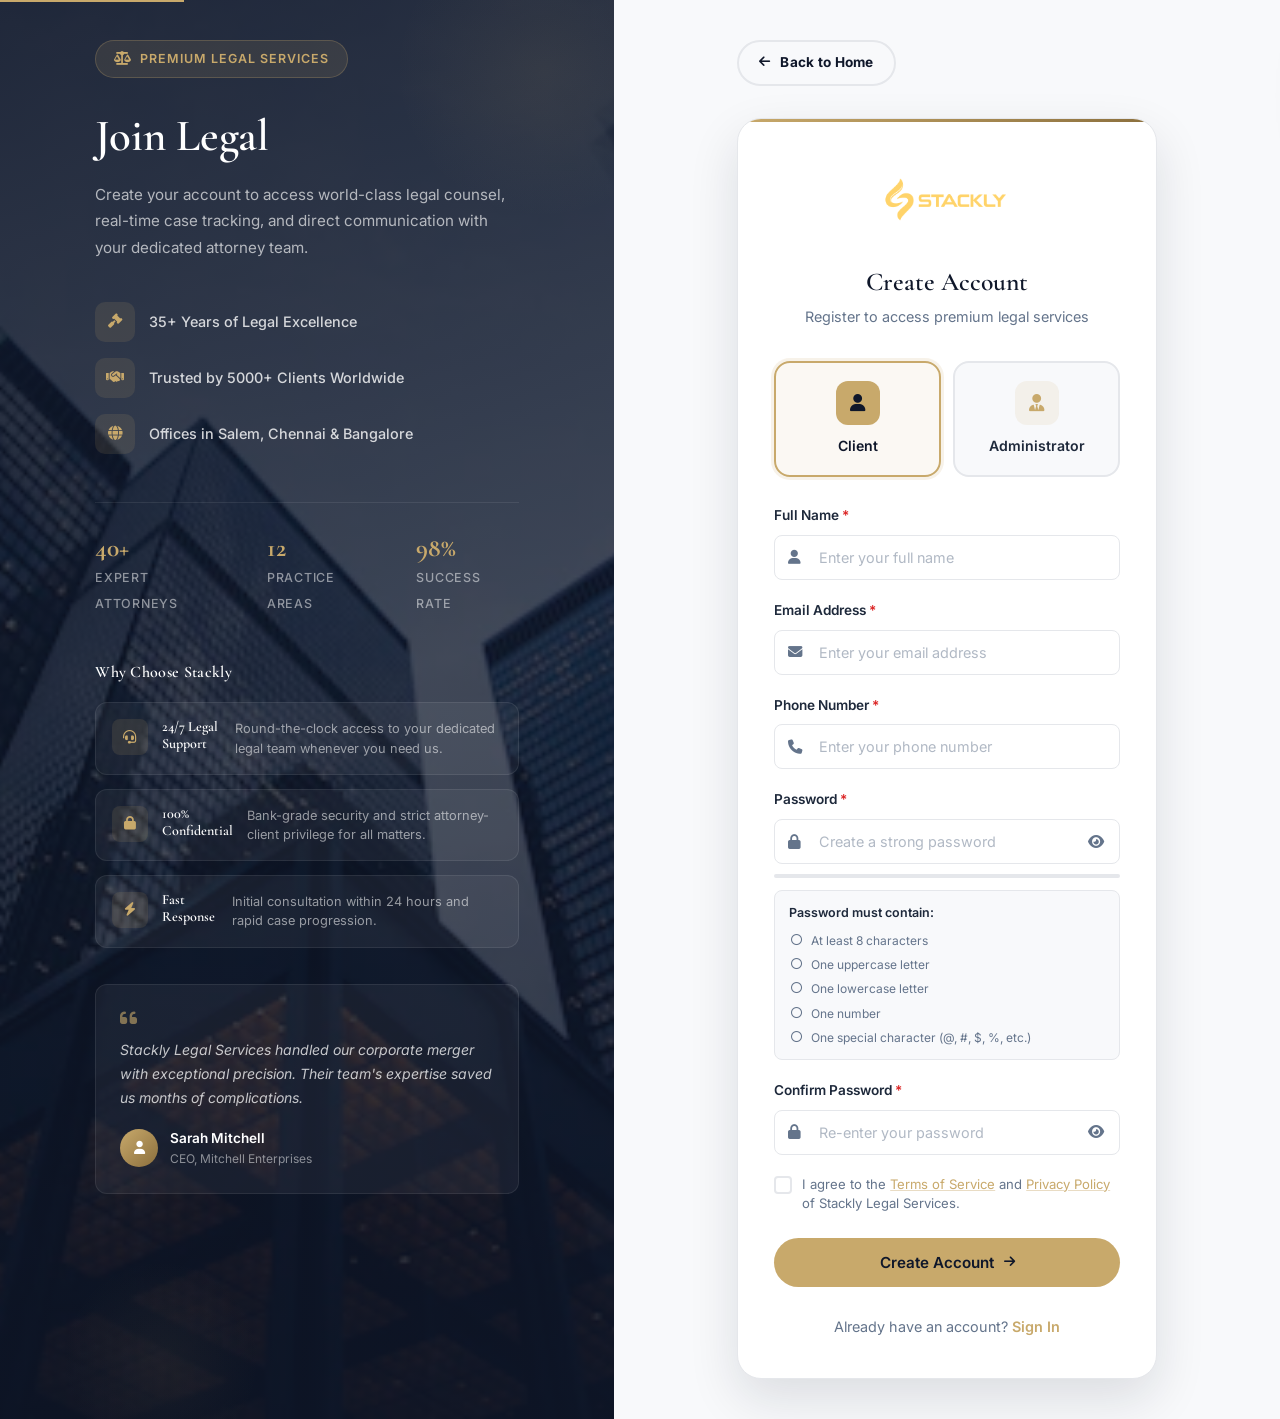
<file: signup.html>
<!DOCTYPE html>
<html lang="en">
<head>
  <meta charset="UTF-8">
  <meta name="viewport" content="width=device-width, initial-scale=1.0">
  <meta name="description" content="Create your Stackly Legal Services account. Register as a client or administrator to access premium legal services and case management.">
  <meta name="keywords" content="signup, register, create account, legal services registration, client portal signup, Stackly account">
  <meta name="author" content="Stackly Legal Services">
  <meta name="theme-color" content="#0F172A">

  <!-- Open Graph -->
  <meta property="og:title" content="Signup | Stackly Legal Services — Create Your Account">
  <meta property="og:description" content="Register for a Stackly Legal Services account. Access premium legal counsel, case tracking, and secure communications.">
  <meta property="og:type" content="website">
  <meta property="og:url" content="https://www.stacklylegal.com/signup.html">
  <meta property="og:image" content="https://www.stacklylegal.com/assets/images/office.webp">

  <!-- Twitter Card -->
  <meta name="twitter:card" content="summary_large_image">
  <meta name="twitter:title" content="Signup | Stackly Legal Services">
  <meta name="twitter:description" content="Create your account to access premium legal services.">
  <meta name="twitter:image" content="https://www.stacklylegal.com/assets/images/office.webp">

  <link rel="canonical" href="https://www.stacklylegal.com/signup.html">
  

  <title>Signup | Stackly Legal Services — Create Your Account</title>

  <!-- Google Fonts -->
  <link rel="preconnect" href="https://fonts.googleapis.com">
  <link rel="preconnect" href="https://fonts.gstatic.com" crossorigin>
  <link href="https://fonts.googleapis.com/css2?family=Cormorant+Garamond:wght@400;500;600;700&family=Inter:wght@300;400;500;600;700&display=swap" rel="stylesheet">

  <!-- Font Awesome -->
  <link rel="stylesheet" href="https://cdnjs.cloudflare.com/ajax/libs/font-awesome/6.5.1/css/all.min.css" integrity="sha512-DTOQO9RWCH3ppGqcWaEA1BIZOC6xxalwEsw9c2QQeAIftl+Vegovlnee1c9QX4TctnWMn13TZye+giMm8e2LwA==" crossorigin="anonymous" referrerpolicy="no-referrer">

  <!-- Stylesheets -->
  <link rel="stylesheet" href="css/shared.css">
  <link rel="stylesheet" href="css/auth.css">

  <!-- Schema.org -->
  <script type="application/ld+json">
  {
    "@context": "https://schema.org",
    "@type": "WebPage",
    "name": "Signup — Stackly Legal Services",
    "url": "https://www.stacklylegal.com/signup.html",
    "description": "Create your Stackly Legal Services account to access premium legal counsel and case management.",
    "mainEntity": {
      "@type": "LegalService",
      "name": "Stackly Legal Services",
      "url": "https://www.stacklylegal.com/",
      "logo": "https://www.stacklylegal.com/assets/logo-stackly.webp"
    }
  }
  </script>
</head>
<body>
  <!-- Skip to main content -->
  <a href="#main" class="skip-link">Skip to main content</a>

  <!-- Scroll Progress -->
  <div class="scroll-progress" id="scrollProgress" aria-hidden="true"></div>



  <!-- Main Content -->
  <main id="main">
    <div class="auth">

      <!-- Left Panel: Image + Welcome -->
      <div class="auth__panel" aria-hidden="true">
        <div class="auth__panel-bg">
          <img src="assets/images/office.webp" alt="" loading="eager">
        </div>
        <div class="auth__panel-overlay"></div>
        <div class="auth__panel-shape auth__panel-shape--1"></div>
        <div class="auth__panel-shape auth__panel-shape--2"></div>

        <div class="auth__panel-content">
          <div class="auth__panel-badge">
            <i class="fas fa-scale-balanced" aria-hidden="true"></i>
            Premium Legal Services
          </div>

          <h1 class="auth__panel-title">Join  Legal</h1>
          <p class="auth__panel-desc">Create your account to access world-class legal counsel, real-time case tracking, and direct communication with your dedicated attorney team.</p>

          <div class="auth__trust">
            <div class="auth__trust-item">
              <div class="auth__trust-icon"><i class="fas fa-gavel" aria-hidden="true"></i></div>
              <span>35+ Years of Legal Excellence</span>
            </div>
            <div class="auth__trust-item">
              <div class="auth__trust-icon"><i class="fas fa-handshake" aria-hidden="true"></i></div>
              <span>Trusted by 5000+ Clients Worldwide</span>
            </div>
            <div class="auth__trust-item">
              <div class="auth__trust-icon"><i class="fas fa-globe" aria-hidden="true"></i></div>
              <span>Offices in Salem, Chennai & Bangalore</span>
            </div>
          </div>

          <div class="auth__stats">
            <div class="auth__stat">
              <span class="auth__stat-number">40+</span>
              <span class="auth__stat-label">Expert Attorneys</span>
            </div>
            <div class="auth__stat">
              <span class="auth__stat-number">12</span>
              <span class="auth__stat-label">Practice Areas</span>
            </div>
            <div class="auth__stat">
              <span class="auth__stat-number">98%</span>
              <span class="auth__stat-label">Success Rate</span>
            </div>
          </div>

          <div class="auth__features">
            <h3 class="auth__features-title">Why Choose Stackly</h3>
            <div class="auth__features-grid">
              <div class="auth__feature">
                <div class="auth__feature-icon"><i class="fas fa-headset" aria-hidden="true"></i></div>
                <h4>24/7 Legal Support</h4>
                <p>Round-the-clock access to your dedicated legal team whenever you need us.</p>
              </div>
              <div class="auth__feature">
                <div class="auth__feature-icon"><i class="fas fa-lock" aria-hidden="true"></i></div>
                <h4>100% Confidential</h4>
                <p>Bank-grade security and strict attorney-client privilege for all matters.</p>
              </div>
              <div class="auth__feature">
                <div class="auth__feature-icon"><i class="fas fa-bolt" aria-hidden="true"></i></div>
                <h4>Fast Response</h4>
                <p>Initial consultation within 24 hours and rapid case progression.</p>
              </div>
            </div>
          </div>

          <div class="auth__testimonial">
            <div class="auth__testimonial-quote">
              <i class="fas fa-quote-left" aria-hidden="true"></i>
              <p>Stackly Legal Services handled our corporate merger with exceptional precision. Their team's expertise saved us months of complications.</p>
            </div>
            <div class="auth__testimonial-author">
              <div class="auth__testimonial-avatar"><i class="fas fa-user" aria-hidden="true"></i></div>
              <div>
                <span class="auth__testimonial-name">Sarah Mitchell</span>
                <span class="auth__testimonial-role">CEO, Mitchell Enterprises</span>
              </div>
            </div>
          </div>
        </div>
      </div>

      <!-- Right Panel: Signup Form -->
      <div class="auth__form-panel">
        <div class="auth__form-wrapper">

          <a href="404.html" class="auth__back" aria-label="Back to homepage">
            <i class="fas fa-arrow-left" aria-hidden="true"></i>
            Back to Home
          </a>

          <div class="auth__card">
            <div class="auth__card-header">
              <div class="auth__card-logo">
                <a href="index.html" aria-label="Stackly Legal Services home">
                  <img src="assets/logo-stackly.webp" alt="Stackly Legal Services logo" width="88" height="88" loading="lazy">
                </a>
              </div>
              <h2 class="auth__card-title">Create Account</h2>
              <p class="auth__card-subtitle">Register to access premium legal services</p>
            </div>

            <form id="signupForm" novalidate aria-label="Signup form">

              <!-- Role Selection -->
              <div class="auth__roles" role="radiogroup" aria-label="Select your role">
                <label class="auth__role">
                  <input type="radio" name="role" value="client" class="auth__role-input" checked>
                  <div class="auth__role-card" tabindex="0">
                    <div class="auth__role-icon"><i class="fas fa-user" aria-hidden="true"></i></div>
                    <span class="auth__role-name">Client</span>
                  </div>
                </label>
                <label class="auth__role">
                  <input type="radio" name="role" value="admin" class="auth__role-input">
                  <div class="auth__role-card" tabindex="0">
                    <div class="auth__role-icon"><i class="fas fa-user-tie" aria-hidden="true"></i></div>
                    <span class="auth__role-name">Administrator</span>
                  </div>
                </label>
                <div class="auth__roles-error" role="alert" aria-live="polite"></div>
              </div>

              <!-- Full Name -->
              <div class="auth__field">
                <label for="auth-name" class="auth__field-label">Full Name <span class="auth__field-required" aria-hidden="true">*</span></label>
                <div class="auth__field-input-wrap">
                  <input type="text" id="auth-name" name="name" class="auth__field-input" placeholder="Enter your full name" required aria-required="true" autocomplete="name" pattern="[A-Za-z\s]+" maxlength="50">
                  <i class="fas fa-user auth__field-icon" aria-hidden="true"></i>
                </div>
                <span class="auth__field-error" id="auth-name-error" role="alert" aria-live="polite"></span>
              </div>

              <!-- Email -->
              <div class="auth__field">
                <label for="auth-signup-email" class="auth__field-label">Email Address <span class="auth__field-required" aria-hidden="true">*</span></label>
                <div class="auth__field-input-wrap">
                  <input type="email" id="auth-signup-email" name="email" class="auth__field-input" placeholder="Enter your email address" required aria-required="true" autocomplete="email">
                  <i class="fas fa-envelope auth__field-icon" aria-hidden="true"></i>
                </div>
                <span class="auth__field-error" id="auth-signup-email-error" role="alert" aria-live="polite"></span>
              </div>

              <!-- Phone -->
              <div class="auth__field">
                <label for="auth-phone" class="auth__field-label">Phone Number <span class="auth__field-required" aria-hidden="true">*</span></label>
                <div class="auth__field-input-wrap">
                  <input type="tel" id="auth-phone" name="phone" class="auth__field-input" placeholder="Enter your phone number" required aria-required="true" autocomplete="tel" pattern="[0-9]+" maxlength="15">
                  <i class="fas fa-phone auth__field-icon" aria-hidden="true"></i>
                </div>
                <span class="auth__field-error" id="auth-phone-error" role="alert" aria-live="polite"></span>
              </div>

              <!-- Password -->
              <div class="auth__field">
                <label for="auth-password" class="auth__field-label">Password <span class="auth__field-required" aria-hidden="true">*</span></label>
                <div class="auth__field-input-wrap">
                  <input type="password" id="auth-password" name="password" class="auth__field-input" placeholder="Create a strong password" required aria-required="true" autocomplete="new-password">
                  <i class="fas fa-lock auth__field-icon" aria-hidden="true"></i>
                  <button type="button" id="auth-toggle-password" class="auth__field-toggle" aria-label="Show password">
                    <i class="fas fa-eye" aria-hidden="true"></i>
                  </button>
                </div>
                <div class="auth__capslock" id="auth-capslock" aria-live="polite">
                  <i class="fas fa-exclamation-triangle" aria-hidden="true"></i>
                  Caps Lock is on
                </div>

                <!-- Password Strength Meter -->
                <div class="auth__strength" id="auth-strength-meter">
                  <div class="auth__strength-bar">
                    <div class="auth__strength-fill" id="auth-strength-fill"></div>
                  </div>
                  <span class="auth__strength-label" id="auth-strength-label"></span>
                </div>

                <!-- Password Requirements -->
                <div class="auth__password-reqs">
                  <div class="auth__password-reqs-title">Password must contain:</div>
                  <div class="auth__password-reqs-list">
                    <div class="auth__password-req" data-req="length">
                      <i class="far fa-circle" aria-hidden="true"></i>
                      <span>At least 8 characters</span>
                    </div>
                    <div class="auth__password-req" data-req="uppercase">
                      <i class="far fa-circle" aria-hidden="true"></i>
                      <span>One uppercase letter</span>
                    </div>
                    <div class="auth__password-req" data-req="lowercase">
                      <i class="far fa-circle" aria-hidden="true"></i>
                      <span>One lowercase letter</span>
                    </div>
                    <div class="auth__password-req" data-req="number">
                      <i class="far fa-circle" aria-hidden="true"></i>
                      <span>One number</span>
                    </div>
                    <div class="auth__password-req" data-req="special">
                      <i class="far fa-circle" aria-hidden="true"></i>
                      <span>One special character (@, #, $, %, etc.)</span>
                    </div>
                  </div>
                </div>

                <span class="auth__field-error" id="auth-password-error" role="alert" aria-live="polite"></span>
              </div>

              <!-- Confirm Password -->
              <div class="auth__field">
                <label for="auth-confirm-password" class="auth__field-label">Confirm Password <span class="auth__field-required" aria-hidden="true">*</span></label>
                <div class="auth__field-input-wrap">
                  <input type="password" id="auth-confirm-password" name="confirmPassword" class="auth__field-input" placeholder="Re-enter your password" required aria-required="true" autocomplete="new-password">
                  <i class="fas fa-lock auth__field-icon" aria-hidden="true"></i>
                  <button type="button" id="auth-toggle-confirm" class="auth__field-toggle" aria-label="Show confirm password">
                    <i class="fas fa-eye" aria-hidden="true"></i>
                  </button>
                </div>
                <div class="auth__capslock" id="auth-capslock-confirm" aria-live="polite">
                  <i class="fas fa-exclamation-triangle" aria-hidden="true"></i>
                  Caps Lock is on
                </div>
                <span class="auth__field-error" id="auth-confirm-password-error" role="alert" aria-live="polite"></span>
              </div>

              <!-- Terms & Conditions -->
              <div class="auth__terms">
                <label class="auth__terms-label">
                  <input type="checkbox" id="auth-terms" name="terms" required aria-required="true">
                  <span class="auth__terms-check" aria-hidden="true"></span>
                  <span class="auth__terms-text">I agree to the <a href="404.html">Terms of Service</a> and <a href="404.html">Privacy Policy</a> of Stackly Legal Services.</span>
                </label>
                <div class="auth__terms-error" role="alert" aria-live="polite"></div>
              </div>

              <!-- Submit -->
              <button type="submit" class="btn btn-primary auth__submit">
                <span class="auth__submit-text">Create Account</span>
                <i class="fas fa-arrow-right" aria-hidden="true"></i>
                <span class="auth__submit-spinner" aria-hidden="true"></span>
              </button>
            </form>

            <!-- Footer Link -->
            <div class="auth__footer">
              Already have an account? <a href="login.html">Sign In</a>
            </div>
          </div>

        </div>
      </div>

    </div>
  </main>

  <!-- Success Notification -->
  <div id="authSuccess" class="auth__success" role="status" aria-live="polite">
    <div class="auth__success-icon"><i class="fas fa-check-circle" aria-hidden="true"></i></div>
    <div class="auth__success-text">
      <h4>Account Created Successfully</h4>
      <p>Your account has been created. Redirecting to login...</p>
    </div>
  </div>

  <!-- Back to Top -->
  <button class="back-to-top" id="backToTop" aria-label="Back to top" type="button">
    <i class="fas fa-chevron-up" aria-hidden="true"></i>
  </button>

  <!-- Scripts -->
  <script src="js/shared.js"></script>
  <script src="js/auth.js"></script>
</body>
</html>
</file>
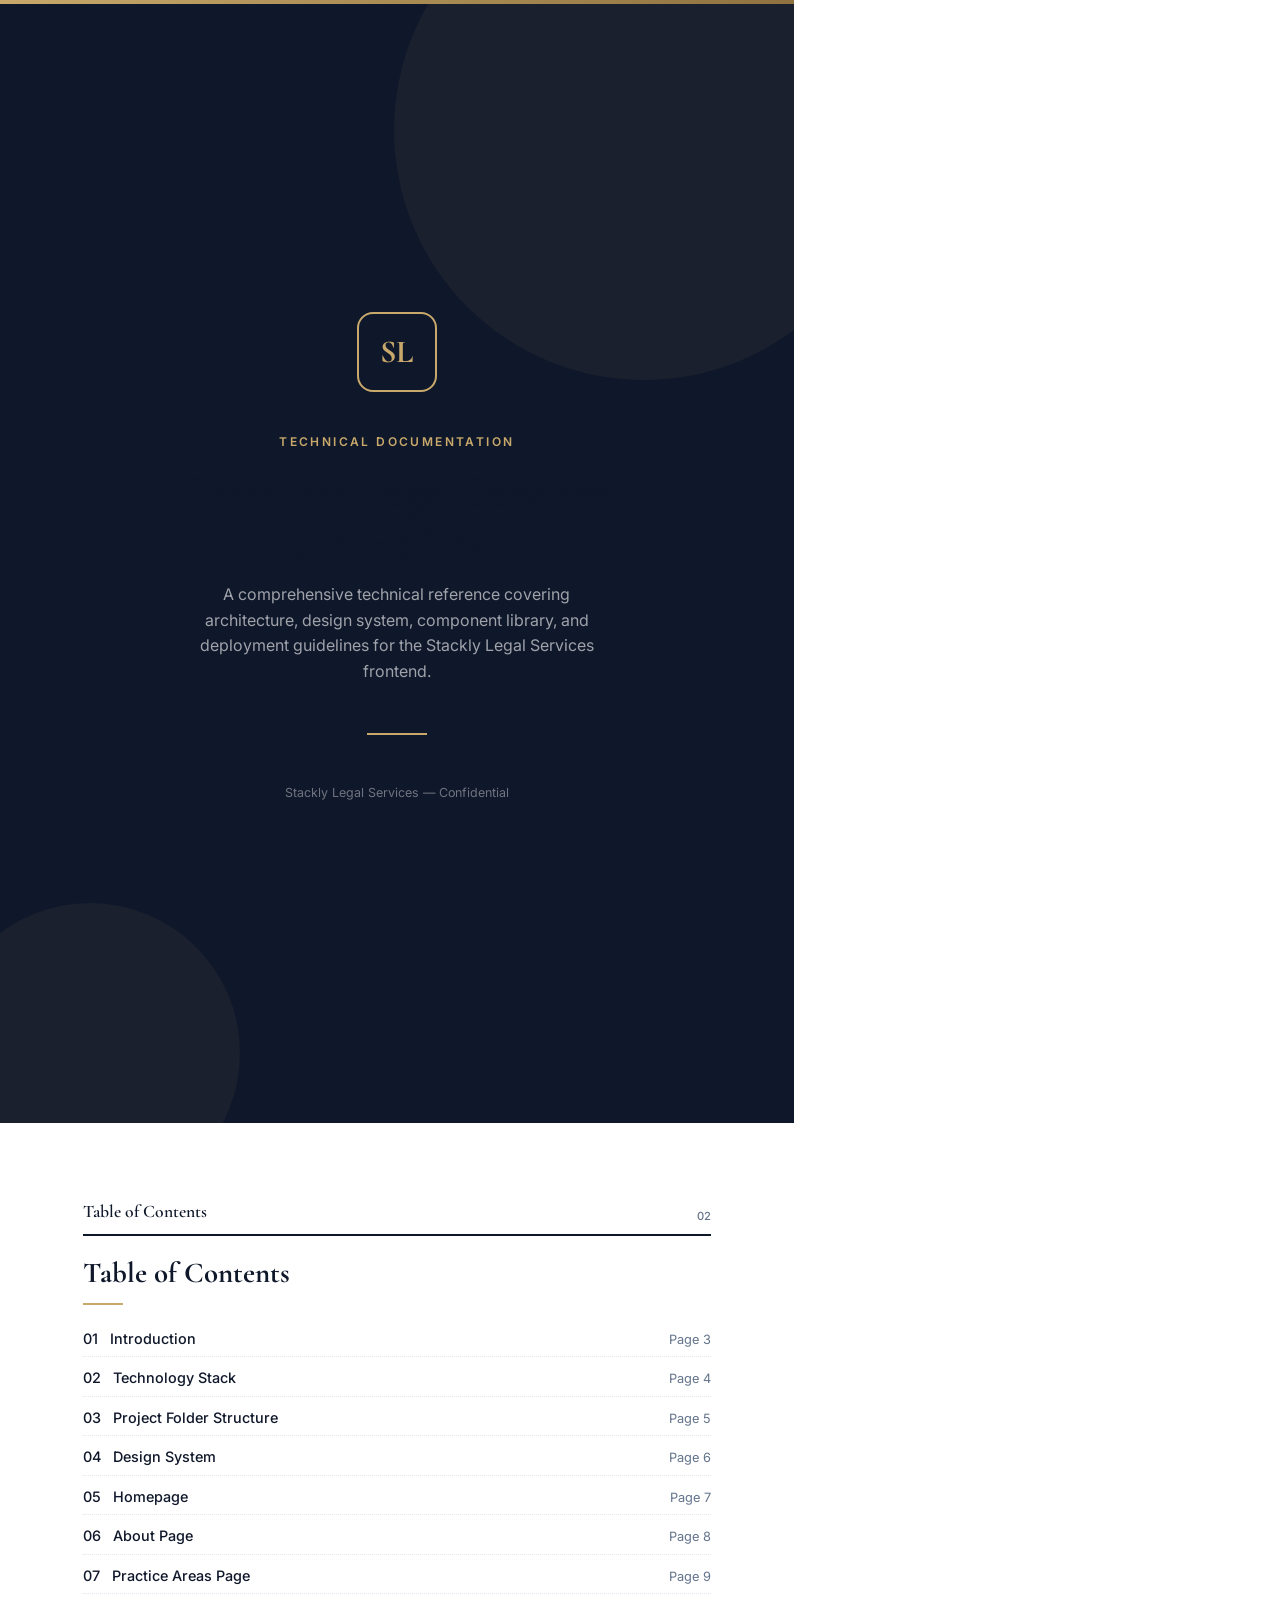
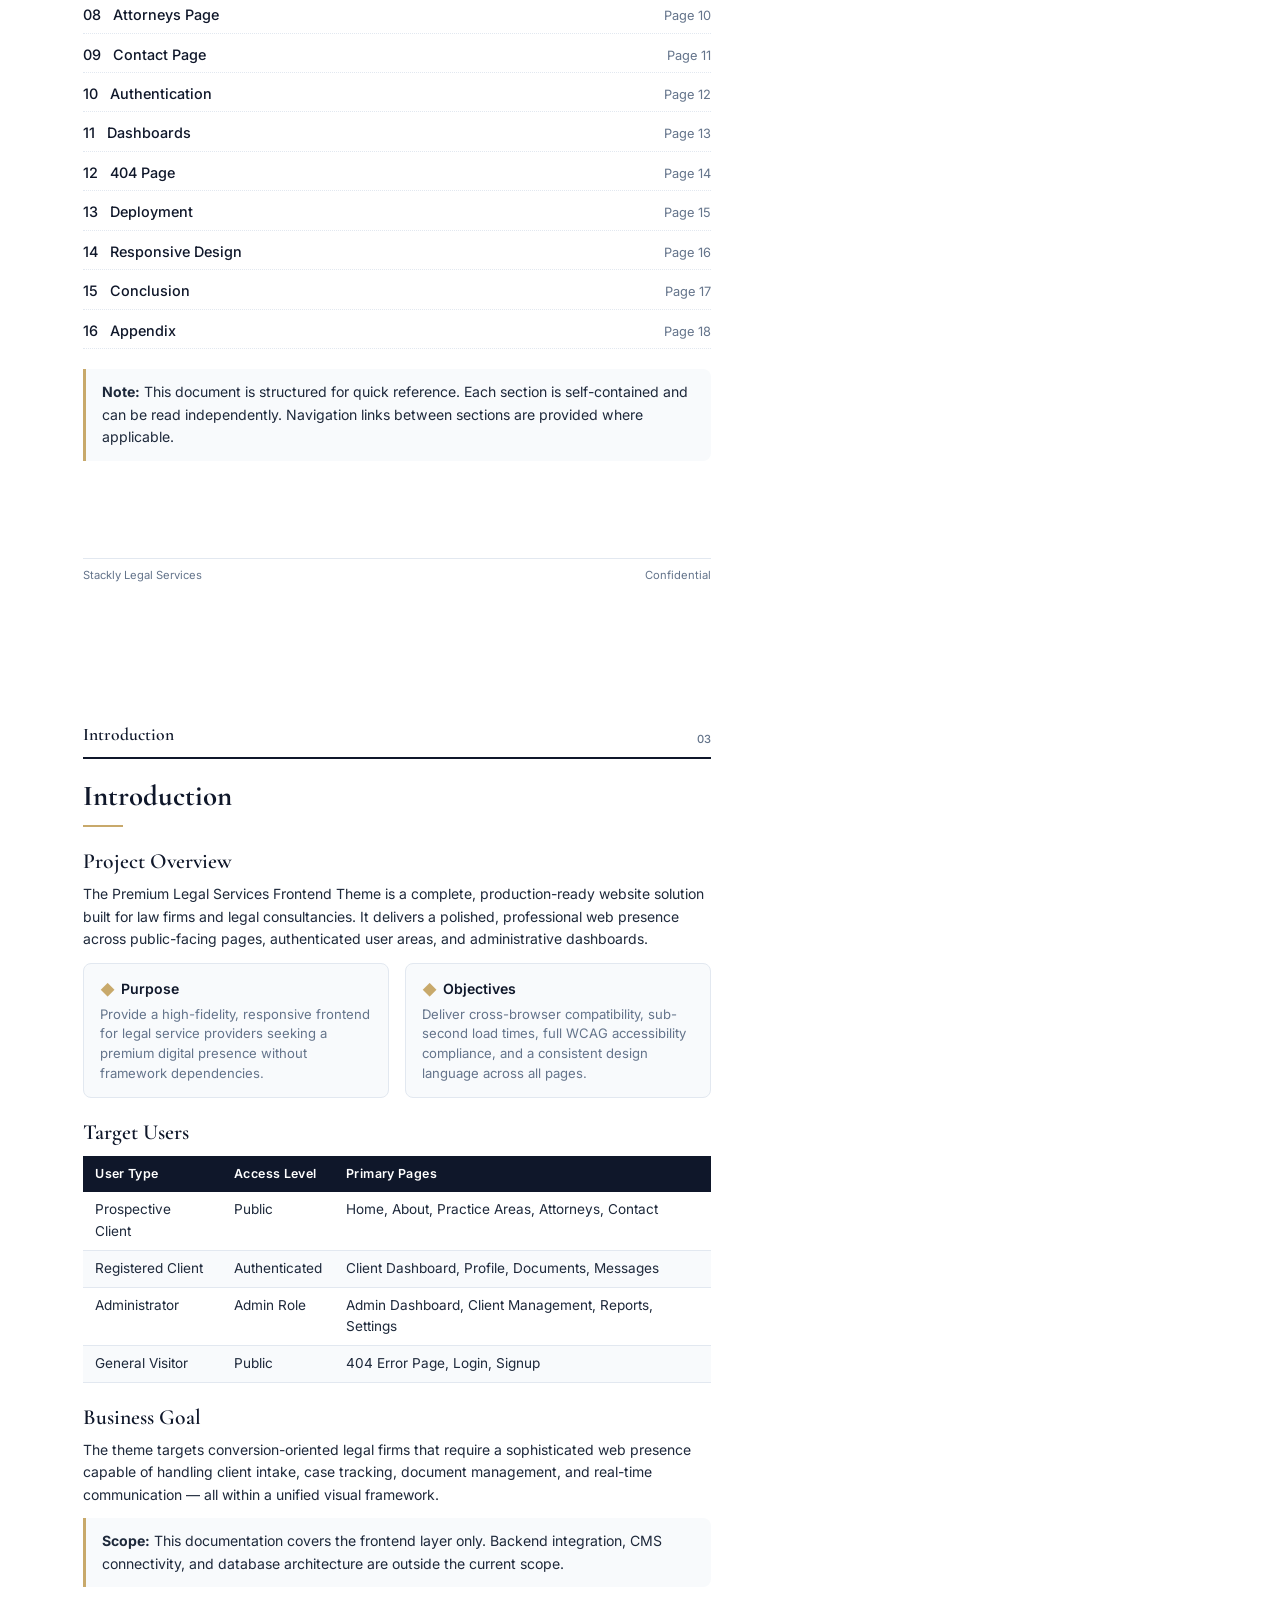
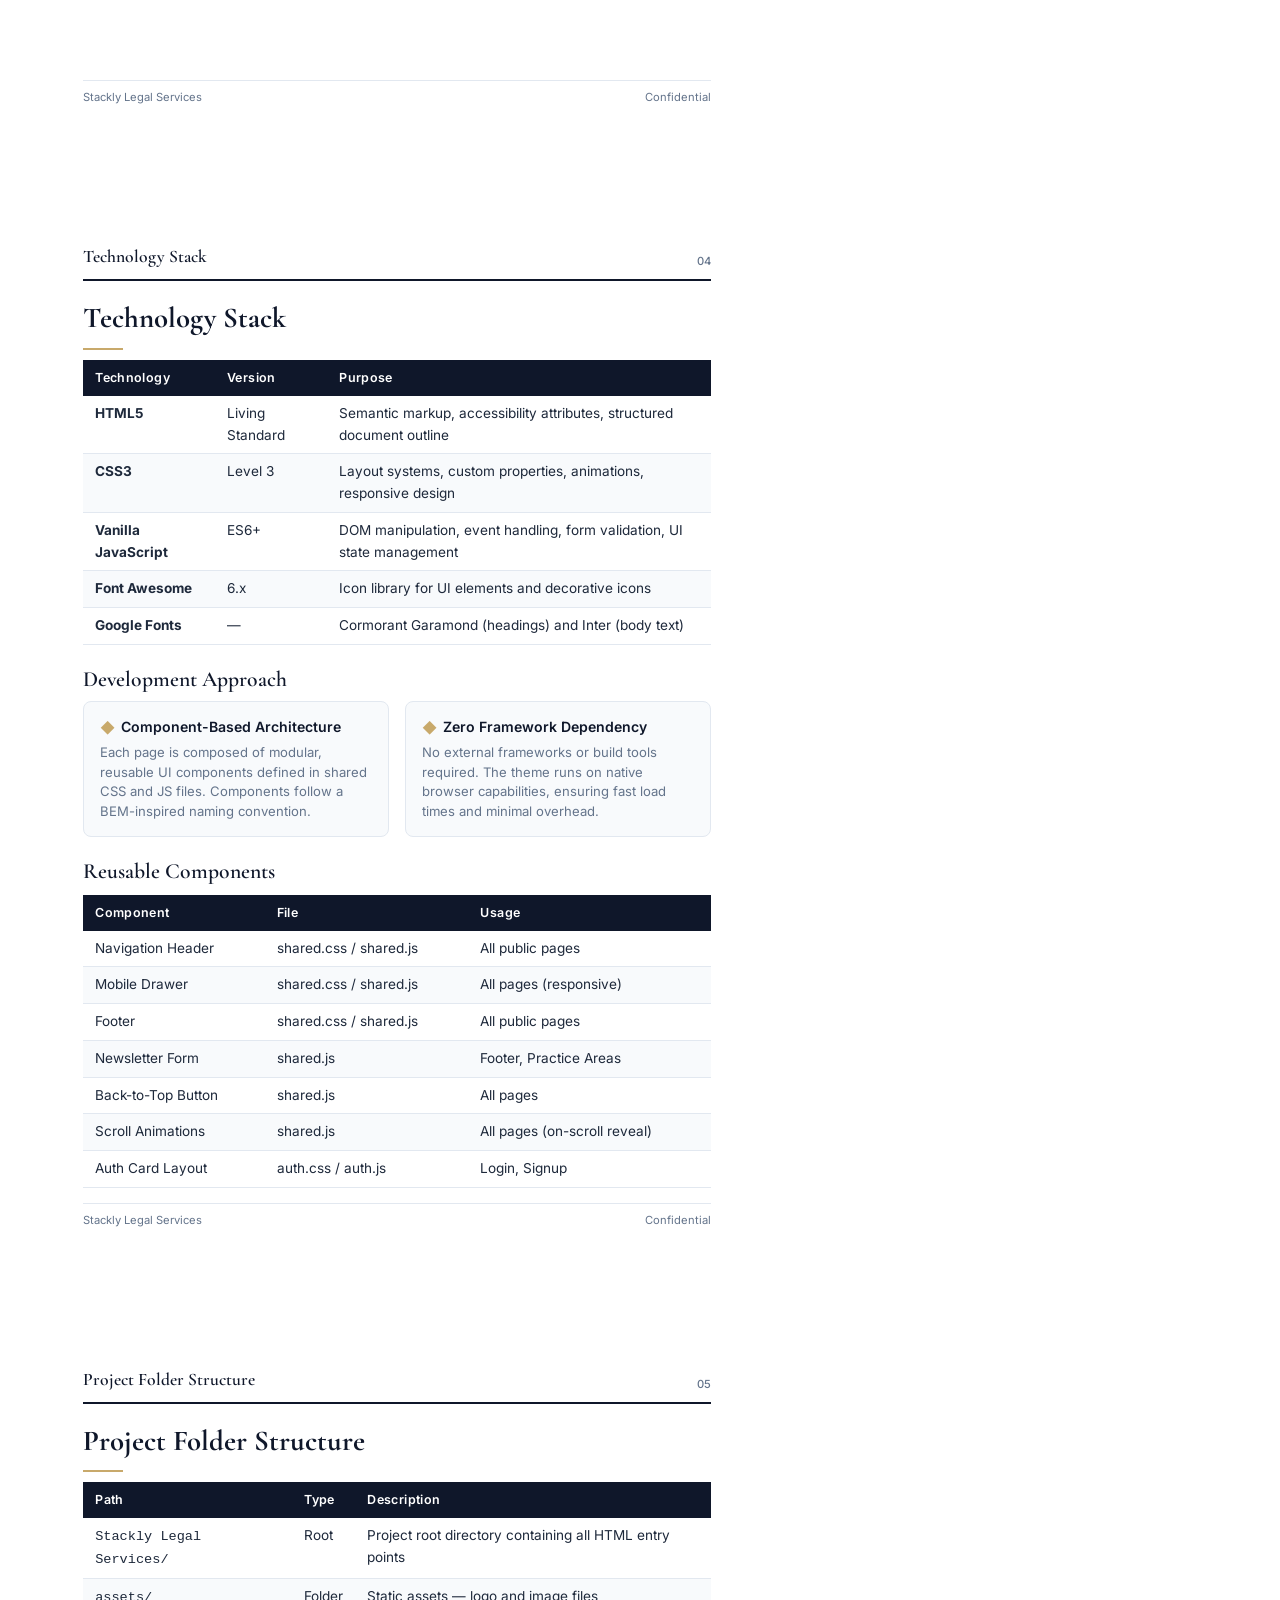
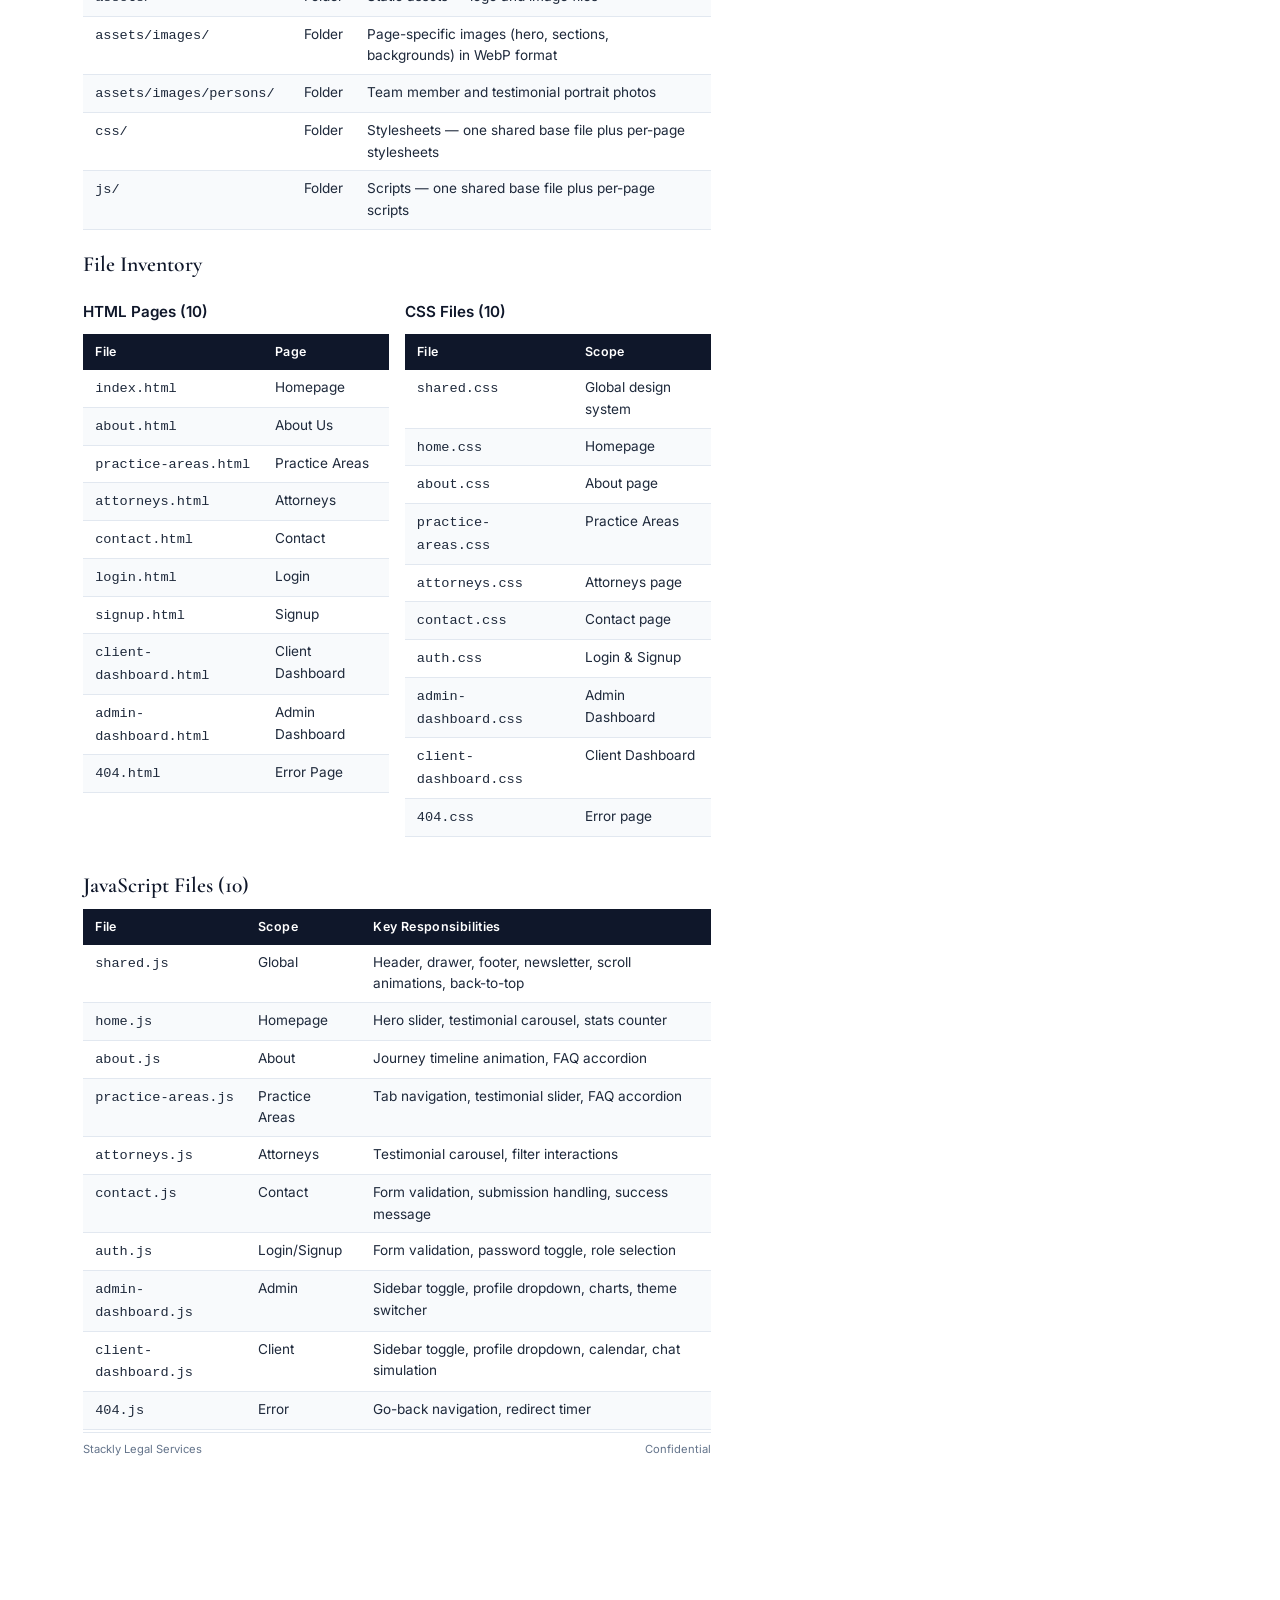
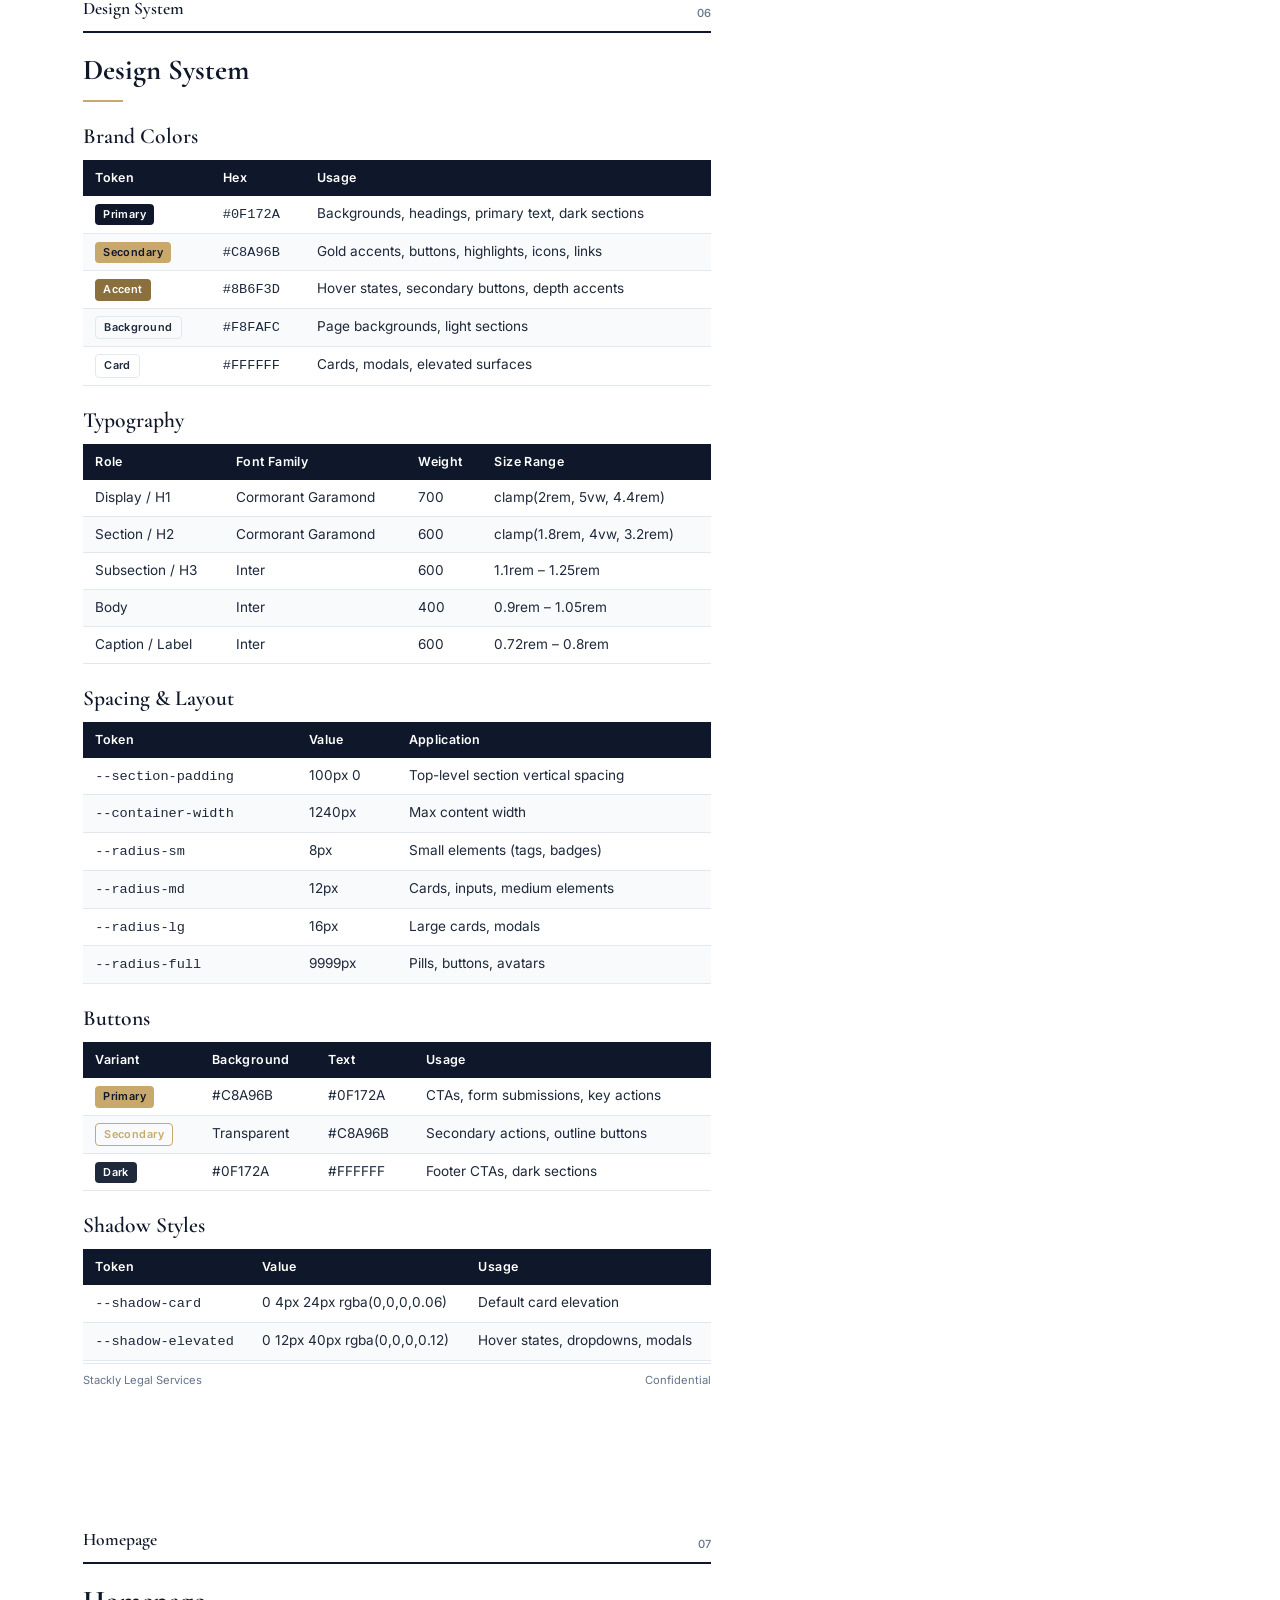
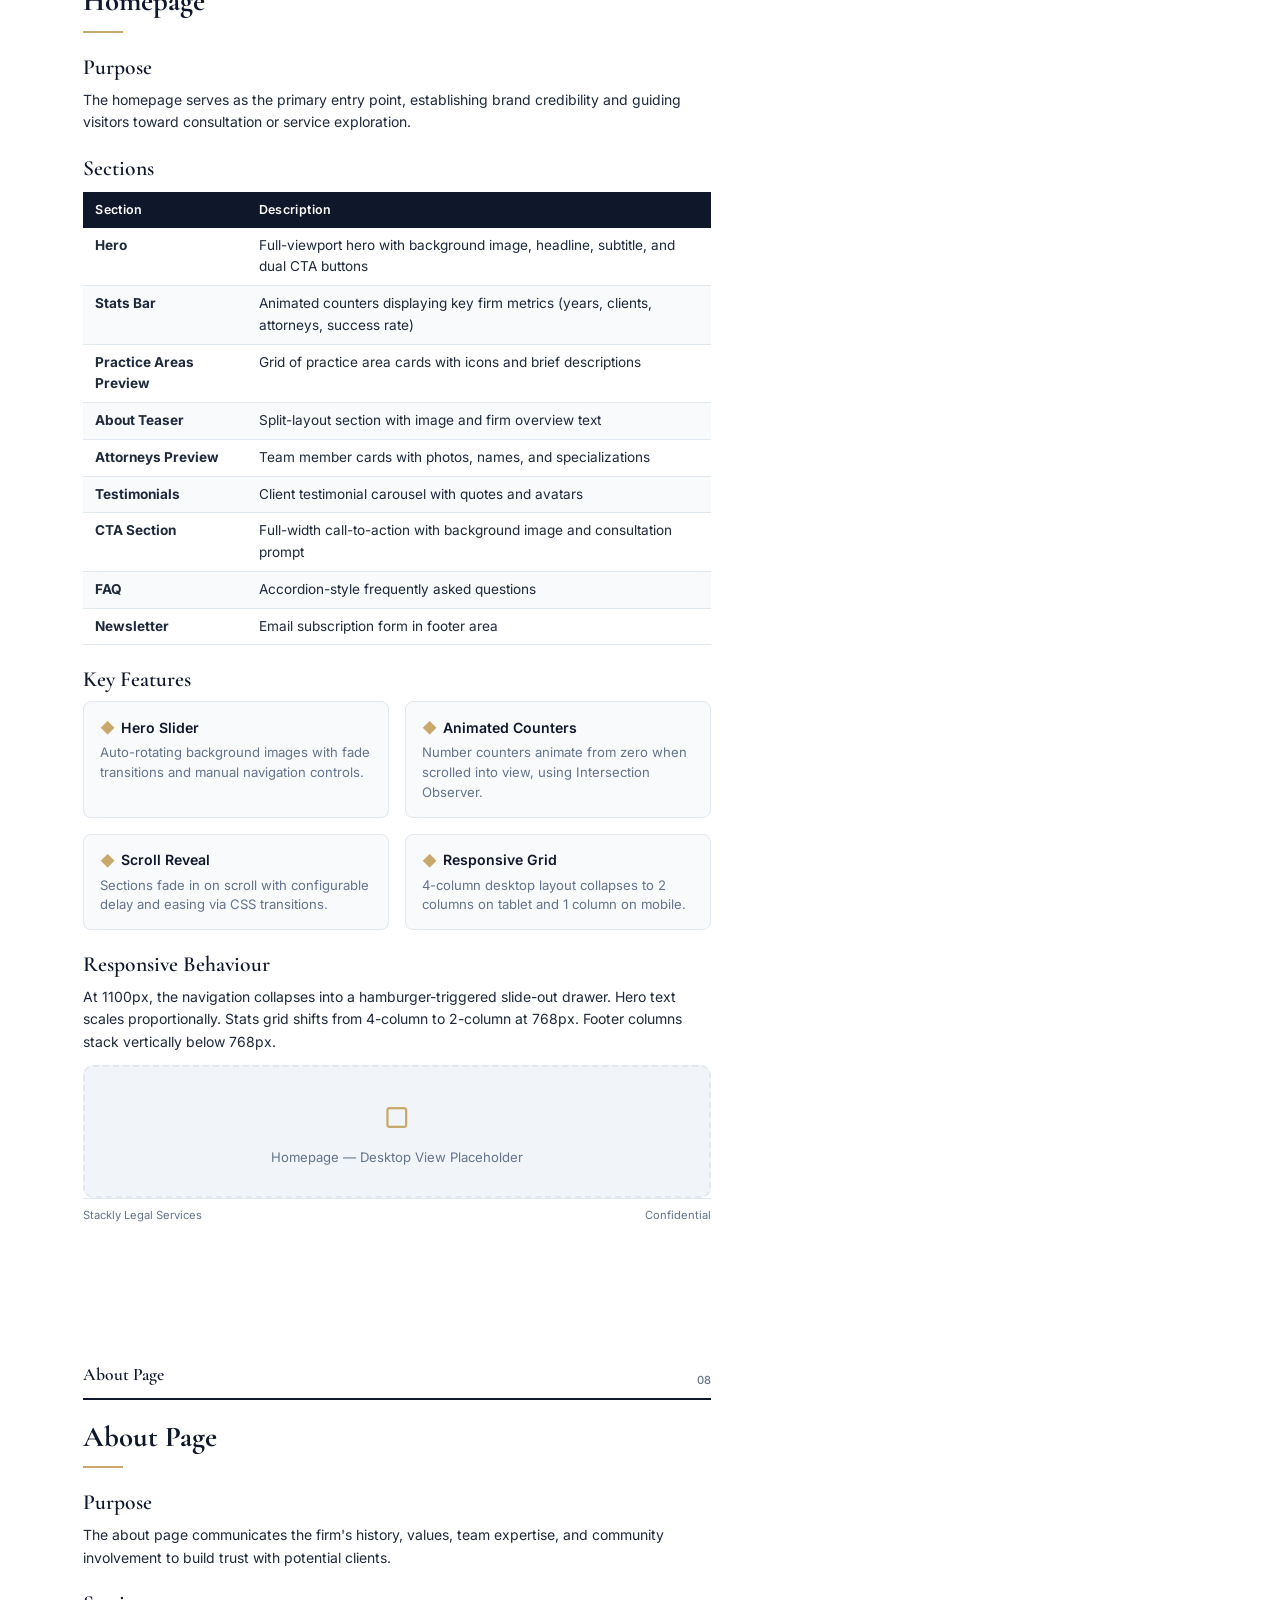
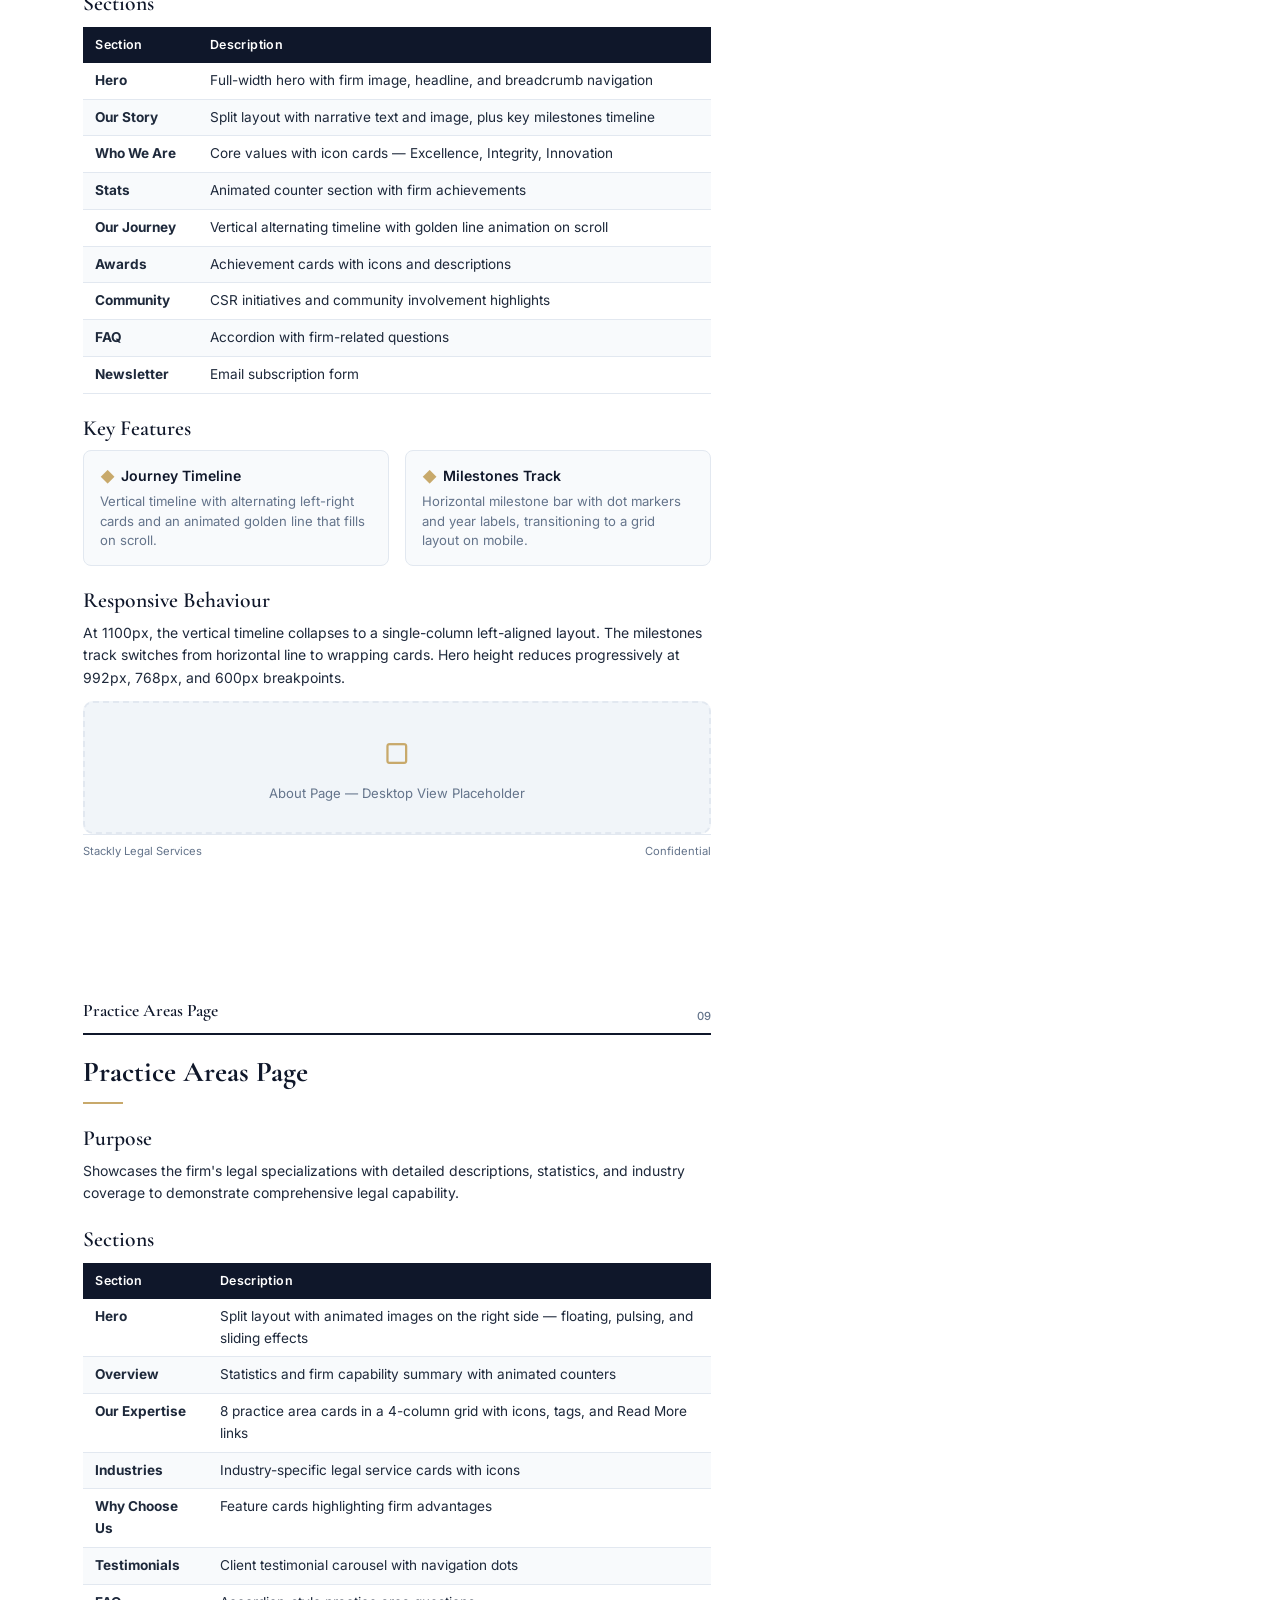
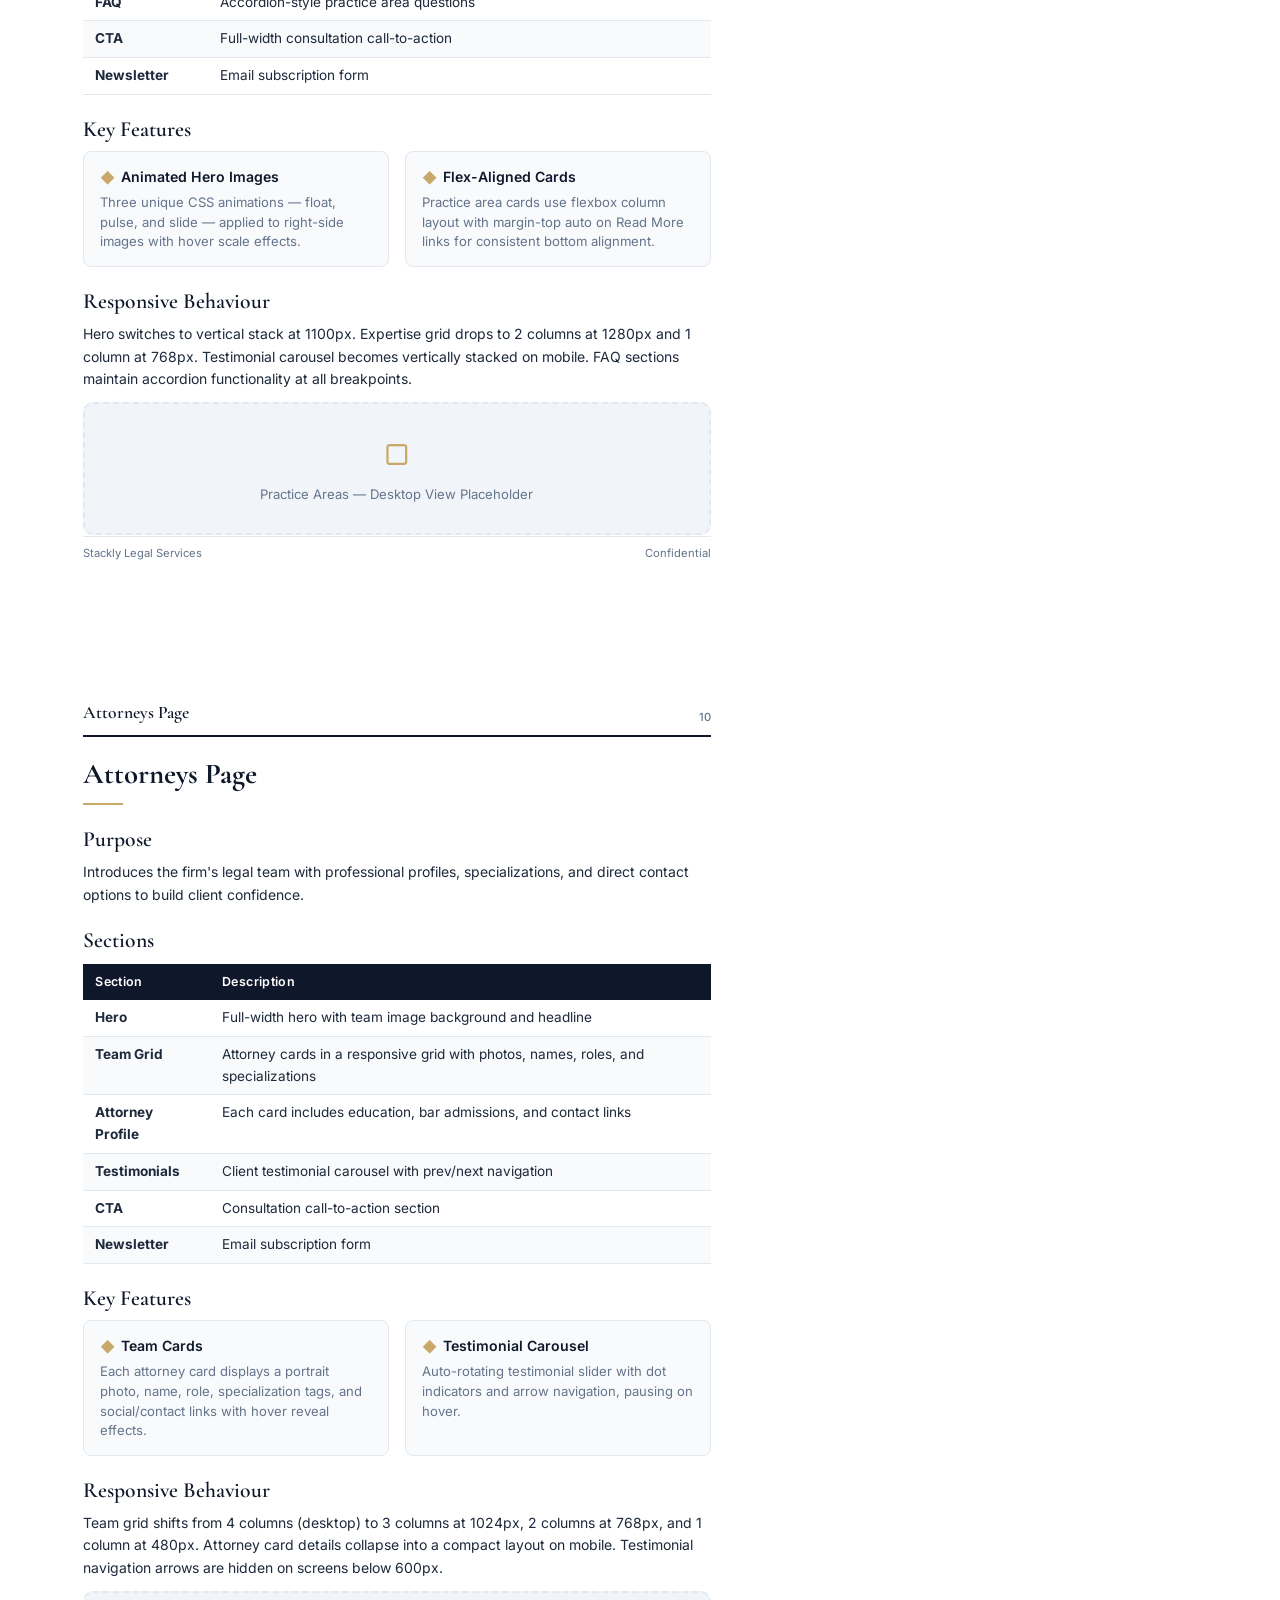
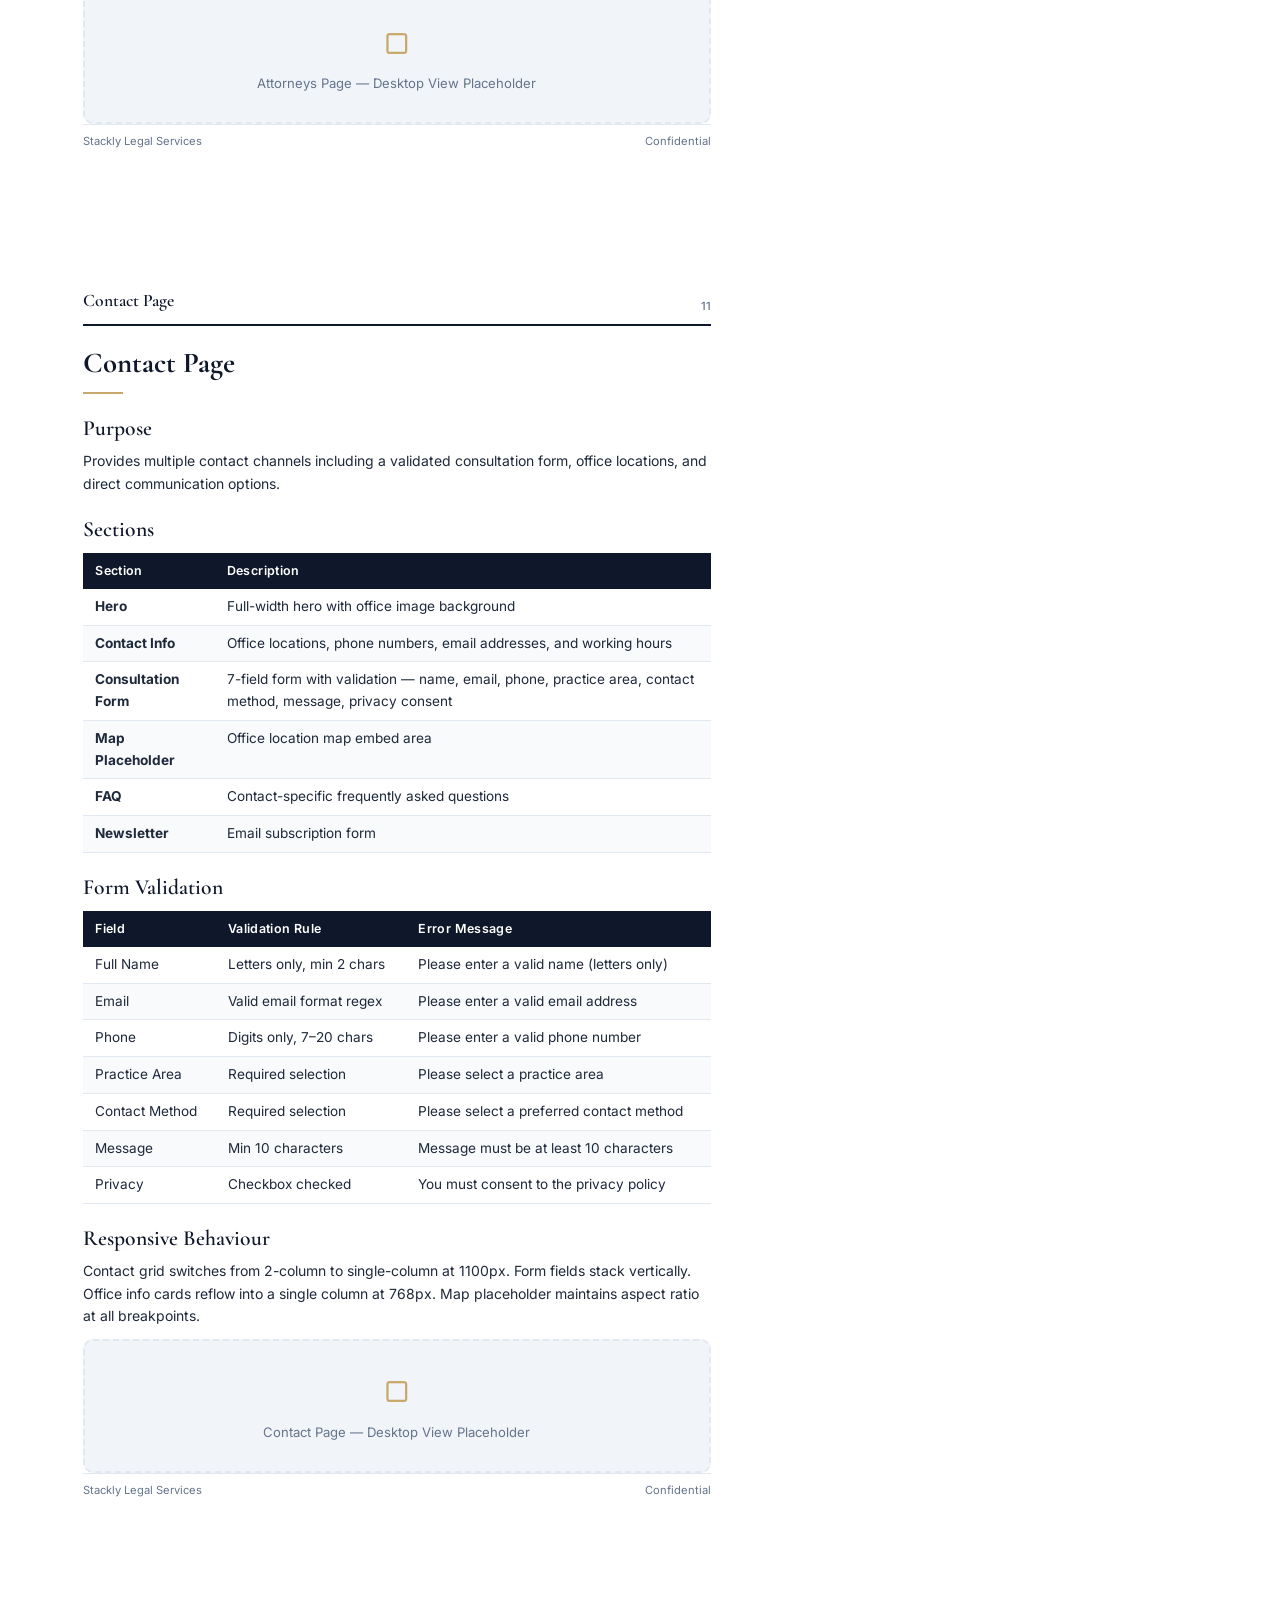
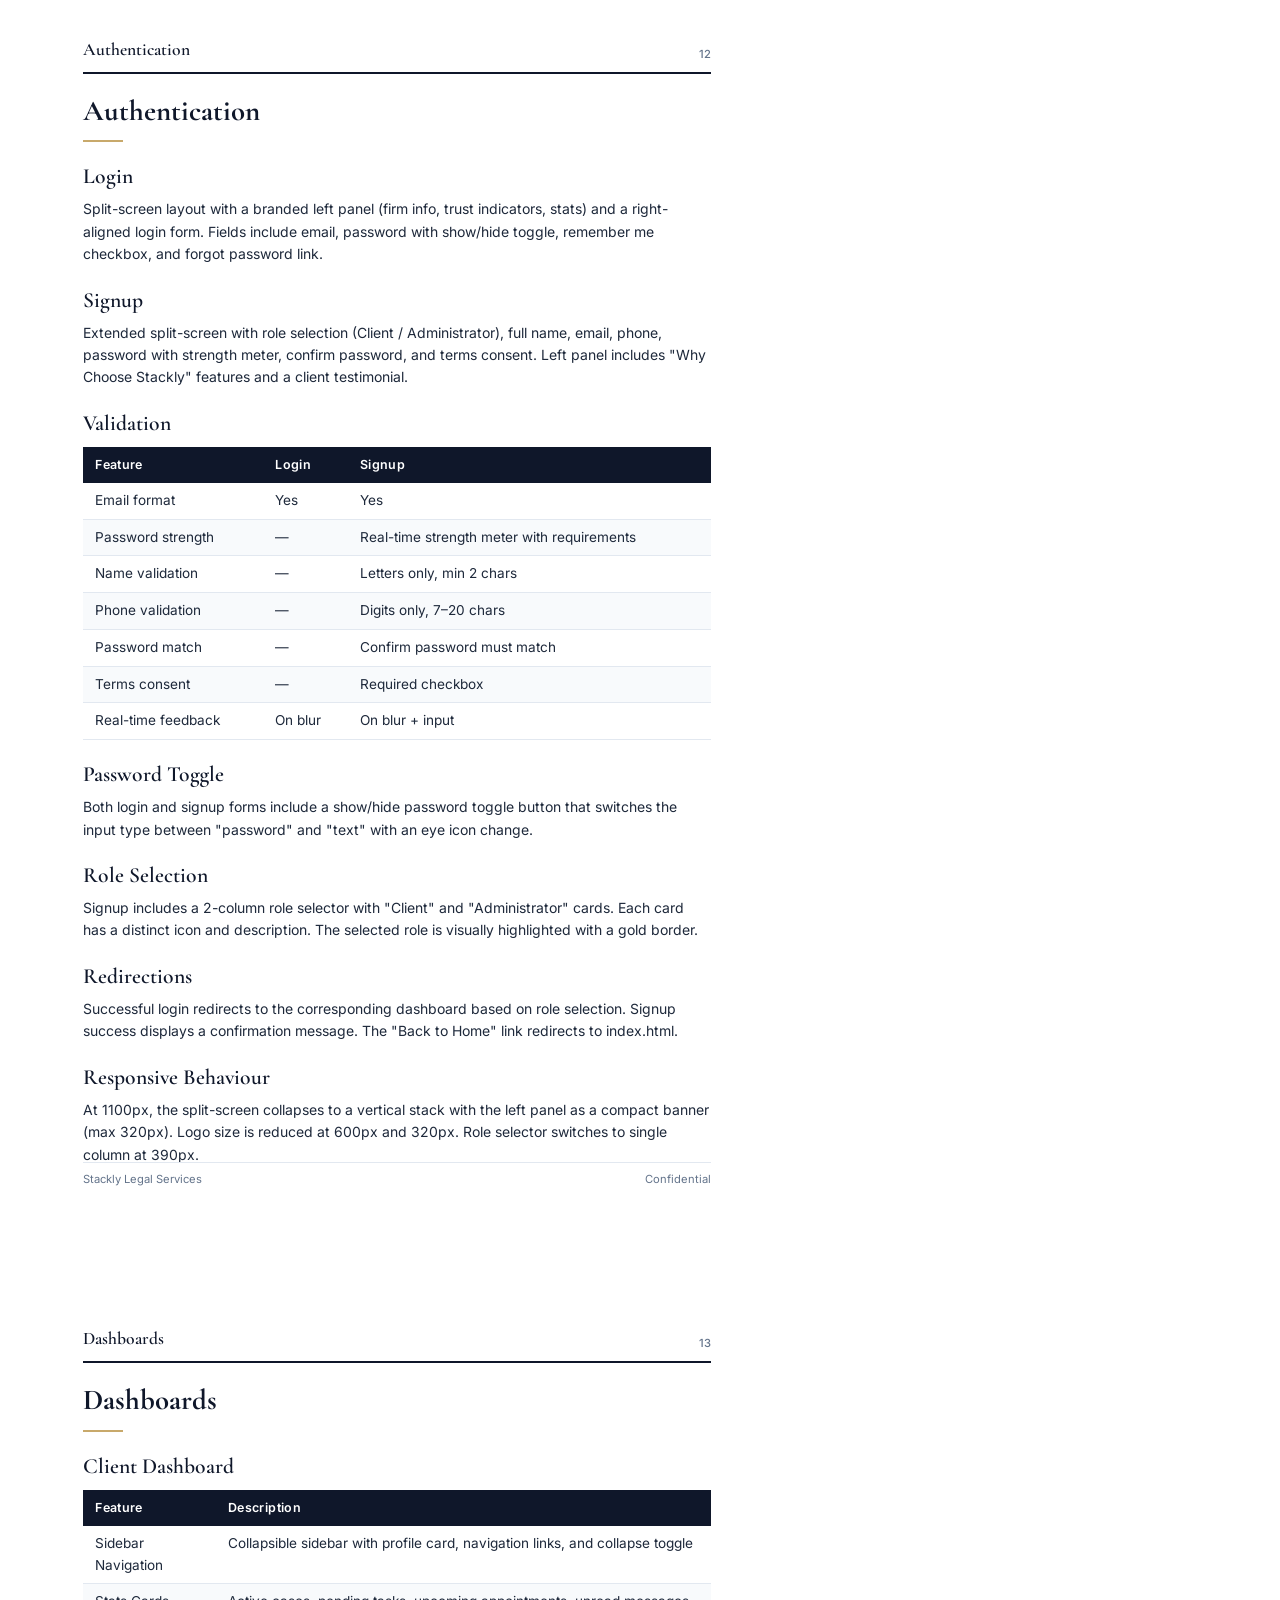
<file: Technical_Documentation_Legal_Services.html>
<!DOCTYPE html>
<html lang="en">
<head>
<meta charset="UTF-8">
<meta name="viewport" content="width=device-width, initial-scale=1.0">
<title>Technical Documentation — Premium Legal Services Frontend Theme</title>
<style>
  @import url('https://fonts.googleapis.com/css2?family=Cormorant+Garamond:wght@400;500;600;700&family=Inter:wght@300;400;500;600;700&display=swap');

  *, *::before, *::after { box-sizing: border-box; margin: 0; padding: 0; }

  :root {
    --primary: #0F172A;
    --secondary: #C8A96B;
    --accent: #8B6F3D;
    --bg: #FFFFFF;
    --text: #1E293B;
    --muted: #64748B;
    --border: #E2E8F0;
    --light-bg: #F8FAFC;
    --card-bg: #F1F5F9;
  }

  @page { size: A4 portrait; margin: 0; }

  body {
    font-family: 'Inter', sans-serif;
    font-size: 10.5pt;
    line-height: 1.6;
    color: var(--text);
    background: var(--bg);
    -webkit-print-color-adjust: exact;
    print-color-adjust: exact;
  }

  .page {
    width: 210mm;
    min-height: 297mm;
    padding: 20mm 22mm;
    page-break-after: always;
    position: relative;
    overflow: hidden;
  }

  .page:last-child { page-break-after: auto; }

  /* ---- Cover Page ---- */
  .cover {
    display: flex;
    flex-direction: column;
    justify-content: center;
    align-items: center;
    text-align: center;
    background: var(--primary);
    color: #fff;
    padding: 0;
    position: relative;
  }

  .cover__accent {
    position: absolute;
    top: 0; left: 0; right: 0;
    height: 4px;
    background: linear-gradient(90deg, var(--secondary), var(--accent));
  }

  .cover__shape {
    position: absolute;
    border-radius: 50%;
    opacity: 0.06;
    background: var(--secondary);
  }

  .cover__shape--1 { width: 500px; height: 500px; top: -120px; right: -100px; }
  .cover__shape--2 { width: 300px; height: 300px; bottom: -80px; left: -60px; }

  .cover__logo {
    width: 80px;
    height: 80px;
    border: 2px solid var(--secondary);
    border-radius: 16px;
    display: flex;
    align-items: center;
    justify-content: center;
    font-family: 'Cormorant Garamond', serif;
    font-size: 2rem;
    font-weight: 700;
    color: var(--secondary);
    margin-bottom: 40px;
    position: relative;
    z-index: 1;
  }

  .cover__label {
    font-size: 0.75rem;
    font-weight: 600;
    letter-spacing: 0.2em;
    text-transform: uppercase;
    color: var(--secondary);
    margin-bottom: 16px;
    position: relative;
    z-index: 1;
  }

  .cover__title {
    font-family: 'Cormorant Garamond', serif;
    font-size: 2.8rem;
    font-weight: 700;
    line-height: 1.15;
    margin-bottom: 12px;
    position: relative;
    z-index: 1;
  }

  .cover__subtitle {
    font-size: 1rem;
    color: rgba(255,255,255,0.6);
    max-width: 420px;
    line-height: 1.6;
    margin-bottom: 48px;
    position: relative;
    z-index: 1;
  }

  .cover__line {
    width: 60px;
    height: 2px;
    background: var(--secondary);
    margin-bottom: 48px;
    position: relative;
    z-index: 1;
  }

  .cover__meta {
    font-size: 0.78rem;
    color: rgba(255,255,255,0.4);
    position: relative;
    z-index: 1;
  }

  /* ---- Typography ---- */
  h1 { font-family: 'Cormorant Garamond', serif; font-size: 1.8rem; font-weight: 700; color: var(--primary); margin-bottom: 12px; line-height: 1.2; }
  h2 { font-family: 'Cormorant Garamond', serif; font-size: 1.35rem; font-weight: 600; color: var(--primary); margin-bottom: 8px; margin-top: 20px; line-height: 1.3; }
  h3 { font-family: 'Inter', sans-serif; font-size: 0.95rem; font-weight: 600; color: var(--primary); margin-bottom: 6px; margin-top: 14px; }
  p { margin-bottom: 8px; color: var(--text); }
  ul, ol { margin-left: 18px; margin-bottom: 8px; }
  li { margin-bottom: 3px; }

  .section-label {
    font-size: 0.7rem;
    font-weight: 600;
    letter-spacing: 0.15em;
    text-transform: uppercase;
    color: var(--secondary);
    margin-bottom: 6px;
    display: block;
  }

  .page-header {
    display: flex;
    justify-content: space-between;
    align-items: flex-end;
    border-bottom: 2px solid var(--primary);
    padding-bottom: 8px;
    margin-bottom: 20px;
  }

  .page-header__title {
    font-family: 'Cormorant Garamond', serif;
    font-size: 1.1rem;
    font-weight: 600;
    color: var(--primary);
  }

  .page-header__num {
    font-size: 0.7rem;
    color: var(--muted);
    font-weight: 500;
  }

  /* ---- Tables ---- */
  table {
    width: 100%;
    border-collapse: collapse;
    margin: 10px 0 14px;
    font-size: 0.85rem;
  }

  th {
    background: var(--primary);
    color: #fff;
    font-weight: 600;
    font-size: 0.78rem;
    text-align: left;
    padding: 8px 12px;
    letter-spacing: 0.03em;
  }

  td {
    padding: 7px 12px;
    border-bottom: 1px solid var(--border);
    vertical-align: top;
  }

  tr:nth-child(even) td { background: var(--light-bg); }

  /* ---- Cards / Callouts ---- */
  .callout {
    background: var(--light-bg);
    border-left: 3px solid var(--secondary);
    padding: 12px 16px;
    margin: 12px 0;
    border-radius: 0 8px 8px 0;
    font-size: 0.88rem;
  }

  .card-grid {
    display: grid;
    grid-template-columns: 1fr 1fr;
    gap: 12px;
    margin: 12px 0;
  }

  .info-card {
    background: var(--light-bg);
    border: 1px solid var(--border);
    border-radius: 8px;
    padding: 14px 16px;
  }

  .info-card__title {
    font-weight: 600;
    font-size: 0.88rem;
    color: var(--primary);
    margin-bottom: 4px;
    display: flex;
    align-items: center;
    gap: 6px;
  }

  .info-card__title .icon {
    color: var(--secondary);
    font-size: 0.9rem;
  }

  .info-card p {
    font-size: 0.82rem;
    color: var(--muted);
    margin: 0;
    line-height: 1.5;
  }

  /* ---- Screenshot Placeholder ---- */
  .screenshot {
    background: var(--card-bg);
    border: 2px dashed var(--border);
    border-radius: 10px;
    padding: 28px;
    text-align: center;
    margin: 12px 0;
    color: var(--muted);
    font-size: 0.82rem;
  }

  .screenshot__icon {
    font-size: 1.8rem;
    color: var(--secondary);
    margin-bottom: 6px;
    display: block;
  }

  /* ---- Badge ---- */
  .badge {
    display: inline-block;
    background: var(--secondary);
    color: var(--primary);
    font-size: 0.68rem;
    font-weight: 600;
    padding: 2px 8px;
    border-radius: 4px;
    letter-spacing: 0.04em;
  }

  .badge--outline {
    background: transparent;
    border: 1px solid var(--secondary);
    color: var(--secondary);
  }

  /* ---- TOC ---- */
  .toc-list { list-style: none; margin: 0; padding: 0; }
  .toc-list li {
    display: flex;
    justify-content: space-between;
    align-items: baseline;
    padding: 6px 0;
    border-bottom: 1px dotted var(--border);
    font-size: 0.9rem;
  }
  .toc-list li span:first-child { font-weight: 500; color: var(--primary); }
  .toc-list li span:last-child { color: var(--muted); font-size: 0.8rem; }

  /* ---- Footer ---- */
  .page-footer {
    position: absolute;
    bottom: 16mm;
    left: 22mm;
    right: 22mm;
    display: flex;
    justify-content: space-between;
    font-size: 0.7rem;
    color: var(--muted);
    border-top: 1px solid var(--border);
    padding-top: 8px;
  }

  /* ---- Utilities ---- */
  .mt-8 { margin-top: 8px; }
  .mt-12 { margin-top: 12px; }
  .mt-16 { margin-top: 16px; }
  .mt-20 { margin-top: 20px; }
  .mb-4 { margin-bottom: 4px; }
  .mb-8 { margin-bottom: 8px; }
  .mb-12 { margin-bottom: 12px; }
  .text-sm { font-size: 0.82rem; }
  .text-xs { font-size: 0.75rem; }
  .text-muted { color: var(--muted); }
  .text-center { text-align: center; }
  .fw-600 { font-weight: 600; }
  .flex-between { display: flex; justify-content: space-between; align-items: center; }
  .two-col { display: grid; grid-template-columns: 1fr 1fr; gap: 16px; }
  .accent-bar { width: 40px; height: 2px; background: var(--secondary); margin: 8px 0; }
  .divider { border: none; border-top: 1px solid var(--border); margin: 14px 0; }
  .tag { display: inline-block; background: var(--light-bg); border: 1px solid var(--border); font-size: 0.72rem; padding: 2px 8px; border-radius: 4px; margin: 2px; color: var(--muted); }

  @media print {
    .page { page-break-after: always; }
    body { -webkit-print-color-adjust: exact; print-color-adjust: exact; }
  }
</style>
</head>
<body>

<!-- ============================================================
     PAGE 1 — COVER
     ============================================================ -->
<div class="page cover">
  <div class="cover__accent"></div>
  <div class="cover__shape cover__shape--1"></div>
  <div class="cover__shape cover__shape--2"></div>
  <div class="cover__logo">SL</div>
  <div class="cover__label">Technical Documentation</div>
  <h1 class="cover__title">Premium Legal Services<br>Frontend Theme</h1>
  <p class="cover__subtitle">A comprehensive technical reference covering architecture, design system, component library, and deployment guidelines for the Stackly Legal Services frontend.</p>
  <div class="cover__line"></div>
  <p class="cover__meta">Stackly Legal Services — Confidential</p>
</div>

<!-- ============================================================
     PAGE 2 — TABLE OF CONTENTS
     ============================================================ -->
<div class="page">
  <div class="page-header">
    <span class="page-header__title">Table of Contents</span>
    <span class="page-header__num">02</span>
  </div>

  <h1>Table of Contents</h1>
  <div class="accent-bar"></div>

  <ul class="toc-list mt-16">
    <li><span>01 &nbsp; Introduction</span><span>Page 3</span></li>
    <li><span>02 &nbsp; Technology Stack</span><span>Page 4</span></li>
    <li><span>03 &nbsp; Project Folder Structure</span><span>Page 5</span></li>
    <li><span>04 &nbsp; Design System</span><span>Page 6</span></li>
    <li><span>05 &nbsp; Homepage</span><span>Page 7</span></li>
    <li><span>06 &nbsp; About Page</span><span>Page 8</span></li>
    <li><span>07 &nbsp; Practice Areas Page</span><span>Page 9</span></li>
    <li><span>08 &nbsp; Attorneys Page</span><span>Page 10</span></li>
    <li><span>09 &nbsp; Contact Page</span><span>Page 11</span></li>
    <li><span>10 &nbsp; Authentication</span><span>Page 12</span></li>
    <li><span>11 &nbsp; Dashboards</span><span>Page 13</span></li>
    <li><span>12 &nbsp; 404 Page</span><span>Page 14</span></li>
    <li><span>13 &nbsp; Deployment</span><span>Page 15</span></li>
    <li><span>14 &nbsp; Responsive Design</span><span>Page 16</span></li>
    <li><span>15 &nbsp; Conclusion</span><span>Page 17</span></li>
    <li><span>16 &nbsp; Appendix</span><span>Page 18</span></li>
  </ul>

  <div class="callout mt-20">
    <strong>Note:</strong> This document is structured for quick reference. Each section is self-contained and can be read independently. Navigation links between sections are provided where applicable.
  </div>

  <div class="page-footer">
    <span>Stackly Legal Services</span>
    <span>Confidential</span>
  </div>
</div>

<!-- ============================================================
     PAGE 3 — INTRODUCTION
     ============================================================ -->
<div class="page">
  <div class="page-header">
    <span class="page-header__title">Introduction</span>
    <span class="page-header__num">03</span>
  </div>

  <h1>Introduction</h1>
  <div class="accent-bar"></div>

  <h2>Project Overview</h2>
  <p>The Premium Legal Services Frontend Theme is a complete, production-ready website solution built for law firms and legal consultancies. It delivers a polished, professional web presence across public-facing pages, authenticated user areas, and administrative dashboards.</p>

  <div class="two-col mt-12">
    <div class="info-card">
      <div class="info-card__title"><span class="icon">&#9670;</span> Purpose</div>
      <p>Provide a high-fidelity, responsive frontend for legal service providers seeking a premium digital presence without framework dependencies.</p>
    </div>
    <div class="info-card">
      <div class="info-card__title"><span class="icon">&#9670;</span> Objectives</div>
      <p>Deliver cross-browser compatibility, sub-second load times, full WCAG accessibility compliance, and a consistent design language across all pages.</p>
    </div>
  </div>

  <h2>Target Users</h2>
  <table>
    <thead>
      <tr><th>User Type</th><th>Access Level</th><th>Primary Pages</th></tr>
    </thead>
    <tbody>
      <tr><td>Prospective Client</td><td>Public</td><td>Home, About, Practice Areas, Attorneys, Contact</td></tr>
      <tr><td>Registered Client</td><td>Authenticated</td><td>Client Dashboard, Profile, Documents, Messages</td></tr>
      <tr><td>Administrator</td><td>Admin Role</td><td>Admin Dashboard, Client Management, Reports, Settings</td></tr>
      <tr><td>General Visitor</td><td>Public</td><td>404 Error Page, Login, Signup</td></tr>
    </tbody>
  </table>

  <h2>Business Goal</h2>
  <p>The theme targets conversion-oriented legal firms that require a sophisticated web presence capable of handling client intake, case tracking, document management, and real-time communication — all within a unified visual framework.</p>

  <div class="callout">
    <strong>Scope:</strong> This documentation covers the frontend layer only. Backend integration, CMS connectivity, and database architecture are outside the current scope.
  </div>

  <div class="page-footer">
    <span>Stackly Legal Services</span>
    <span>Confidential</span>
  </div>
</div>

<!-- ============================================================
     PAGE 4 — TECHNOLOGY STACK
     ============================================================ -->
<div class="page">
  <div class="page-header">
    <span class="page-header__title">Technology Stack</span>
    <span class="page-header__num">04</span>
  </div>

  <h1>Technology Stack</h1>
  <div class="accent-bar"></div>

  <table>
    <thead>
      <tr><th>Technology</th><th>Version</th><th>Purpose</th></tr>
    </thead>
    <tbody>
      <tr><td><strong>HTML5</strong></td><td>Living Standard</td><td>Semantic markup, accessibility attributes, structured document outline</td></tr>
      <tr><td><strong>CSS3</strong></td><td>Level 3</td><td>Layout systems, custom properties, animations, responsive design</td></tr>
      <tr><td><strong>Vanilla JavaScript</strong></td><td>ES6+</td><td>DOM manipulation, event handling, form validation, UI state management</td></tr>
      <tr><td><strong>Font Awesome</strong></td><td>6.x</td><td>Icon library for UI elements and decorative icons</td></tr>
      <tr><td><strong>Google Fonts</strong></td><td>—</td><td>Cormorant Garamond (headings) and Inter (body text)</td></tr>
    </tbody>
  </table>

  <h2>Development Approach</h2>
  <div class="two-col">
    <div class="info-card">
      <div class="info-card__title"><span class="icon">&#9670;</span> Component-Based Architecture</div>
      <p>Each page is composed of modular, reusable UI components defined in shared CSS and JS files. Components follow a BEM-inspired naming convention.</p>
    </div>
    <div class="info-card">
      <div class="info-card__title"><span class="icon">&#9670;</span> Zero Framework Dependency</div>
      <p>No external frameworks or build tools required. The theme runs on native browser capabilities, ensuring fast load times and minimal overhead.</p>
    </div>
  </div>

  <h2>Reusable Components</h2>
  <table>
    <thead>
      <tr><th>Component</th><th>File</th><th>Usage</th></tr>
    </thead>
    <tbody>
      <tr><td>Navigation Header</td><td>shared.css / shared.js</td><td>All public pages</td></tr>
      <tr><td>Mobile Drawer</td><td>shared.css / shared.js</td><td>All pages (responsive)</td></tr>
      <tr><td>Footer</td><td>shared.css / shared.js</td><td>All public pages</td></tr>
      <tr><td>Newsletter Form</td><td>shared.js</td><td>Footer, Practice Areas</td></tr>
      <tr><td>Back-to-Top Button</td><td>shared.js</td><td>All pages</td></tr>
      <tr><td>Scroll Animations</td><td>shared.js</td><td>All pages (on-scroll reveal)</td></tr>
      <tr><td>Auth Card Layout</td><td>auth.css / auth.js</td><td>Login, Signup</td></tr>
    </tbody>
  </table>

  <div class="page-footer">
    <span>Stackly Legal Services</span>
    <span>Confidential</span>
  </div>
</div>

<!-- ============================================================
     PAGE 5 — FOLDER STRUCTURE
     ============================================================ -->
<div class="page">
  <div class="page-header">
    <span class="page-header__title">Project Folder Structure</span>
    <span class="page-header__num">05</span>
  </div>

  <h1>Project Folder Structure</h1>
  <div class="accent-bar"></div>

  <table>
    <thead>
      <tr><th>Path</th><th>Type</th><th>Description</th></tr>
    </thead>
    <tbody>
      <tr><td><code>Stackly Legal Services/</code></td><td>Root</td><td>Project root directory containing all HTML entry points</td></tr>
      <tr><td><code>assets/</code></td><td>Folder</td><td>Static assets — logo and image files</td></tr>
      <tr><td><code>assets/images/</code></td><td>Folder</td><td>Page-specific images (hero, sections, backgrounds) in WebP format</td></tr>
      <tr><td><code>assets/images/persons/</code></td><td>Folder</td><td>Team member and testimonial portrait photos</td></tr>
      <tr><td><code>css/</code></td><td>Folder</td><td>Stylesheets — one shared base file plus per-page stylesheets</td></tr>
      <tr><td><code>js/</code></td><td>Folder</td><td>Scripts — one shared base file plus per-page scripts</td></tr>
    </tbody>
  </table>

  <h2>File Inventory</h2>
  <div class="two-col">
    <div>
      <h3>HTML Pages (10)</h3>
      <table>
        <thead><tr><th>File</th><th>Page</th></tr></thead>
        <tbody>
          <tr><td><code>index.html</code></td><td>Homepage</td></tr>
          <tr><td><code>about.html</code></td><td>About Us</td></tr>
          <tr><td><code>practice-areas.html</code></td><td>Practice Areas</td></tr>
          <tr><td><code>attorneys.html</code></td><td>Attorneys</td></tr>
          <tr><td><code>contact.html</code></td><td>Contact</td></tr>
          <tr><td><code>login.html</code></td><td>Login</td></tr>
          <tr><td><code>signup.html</code></td><td>Signup</td></tr>
          <tr><td><code>client-dashboard.html</code></td><td>Client Dashboard</td></tr>
          <tr><td><code>admin-dashboard.html</code></td><td>Admin Dashboard</td></tr>
          <tr><td><code>404.html</code></td><td>Error Page</td></tr>
        </tbody>
      </table>
    </div>
    <div>
      <h3>CSS Files (10)</h3>
      <table>
        <thead><tr><th>File</th><th>Scope</th></tr></thead>
        <tbody>
          <tr><td><code>shared.css</code></td><td>Global design system</td></tr>
          <tr><td><code>home.css</code></td><td>Homepage</td></tr>
          <tr><td><code>about.css</code></td><td>About page</td></tr>
          <tr><td><code>practice-areas.css</code></td><td>Practice Areas</td></tr>
          <tr><td><code>attorneys.css</code></td><td>Attorneys page</td></tr>
          <tr><td><code>contact.css</code></td><td>Contact page</td></tr>
          <tr><td><code>auth.css</code></td><td>Login & Signup</td></tr>
          <tr><td><code>admin-dashboard.css</code></td><td>Admin Dashboard</td></tr>
          <tr><td><code>client-dashboard.css</code></td><td>Client Dashboard</td></tr>
          <tr><td><code>404.css</code></td><td>Error page</td></tr>
        </tbody>
      </table>
    </div>
  </div>

  <h2>JavaScript Files (10)</h2>
  <table>
    <thead><tr><th>File</th><th>Scope</th><th>Key Responsibilities</th></tr></thead>
    <tbody>
      <tr><td><code>shared.js</code></td><td>Global</td><td>Header, drawer, footer, newsletter, scroll animations, back-to-top</td></tr>
      <tr><td><code>home.js</code></td><td>Homepage</td><td>Hero slider, testimonial carousel, stats counter</td></tr>
      <tr><td><code>about.js</code></td><td>About</td><td>Journey timeline animation, FAQ accordion</td></tr>
      <tr><td><code>practice-areas.js</code></td><td>Practice Areas</td><td>Tab navigation, testimonial slider, FAQ accordion</td></tr>
      <tr><td><code>attorneys.js</code></td><td>Attorneys</td><td>Testimonial carousel, filter interactions</td></tr>
      <tr><td><code>contact.js</code></td><td>Contact</td><td>Form validation, submission handling, success message</td></tr>
      <tr><td><code>auth.js</code></td><td>Login/Signup</td><td>Form validation, password toggle, role selection</td></tr>
      <tr><td><code>admin-dashboard.js</code></td><td>Admin</td><td>Sidebar toggle, profile dropdown, charts, theme switcher</td></tr>
      <tr><td><code>client-dashboard.js</code></td><td>Client</td><td>Sidebar toggle, profile dropdown, calendar, chat simulation</td></tr>
      <tr><td><code>404.js</code></td><td>Error</td><td>Go-back navigation, redirect timer</td></tr>
    </tbody>
  </table>

  <div class="page-footer">
    <span>Stackly Legal Services</span>
    <span>Confidential</span>
  </div>
</div>

<!-- ============================================================
     PAGE 6 — DESIGN SYSTEM
     ============================================================ -->
<div class="page">
  <div class="page-header">
    <span class="page-header__title">Design System</span>
    <span class="page-header__num">06</span>
  </div>

  <h1>Design System</h1>
  <div class="accent-bar"></div>

  <h2>Brand Colors</h2>
  <table>
    <thead><tr><th>Token</th><th>Hex</th><th>Usage</th></tr></thead>
    <tbody>
      <tr><td><span class="badge" style="background:#0F172A;color:#fff;">Primary</span></td><td><code>#0F172A</code></td><td>Backgrounds, headings, primary text, dark sections</td></tr>
      <tr><td><span class="badge">Secondary</span></td><td><code>#C8A96B</code></td><td>Gold accents, buttons, highlights, icons, links</td></tr>
      <tr><td><span class="badge" style="background:#8B6F3D;color:#fff;">Accent</span></td><td><code>#8B6F3D</code></td><td>Hover states, secondary buttons, depth accents</td></tr>
      <tr><td><span class="badge" style="background:#F8FAFC;color:#1E293B;border:1px solid #E2E8F0;">Background</span></td><td><code>#F8FAFC</code></td><td>Page backgrounds, light sections</td></tr>
      <tr><td><span class="badge" style="background:#FFFFFF;color:#1E293B;border:1px solid #E2E8F0;">Card</span></td><td><code>#FFFFFF</code></td><td>Cards, modals, elevated surfaces</td></tr>
    </tbody>
  </table>

  <h2>Typography</h2>
  <table>
    <thead><tr><th>Role</th><th>Font Family</th><th>Weight</th><th>Size Range</th></tr></thead>
    <tbody>
      <tr><td>Display / H1</td><td>Cormorant Garamond</td><td>700</td><td>clamp(2rem, 5vw, 4.4rem)</td></tr>
      <tr><td>Section / H2</td><td>Cormorant Garamond</td><td>600</td><td>clamp(1.8rem, 4vw, 3.2rem)</td></tr>
      <tr><td>Subsection / H3</td><td>Inter</td><td>600</td><td>1.1rem – 1.25rem</td></tr>
      <tr><td>Body</td><td>Inter</td><td>400</td><td>0.9rem – 1.05rem</td></tr>
      <tr><td>Caption / Label</td><td>Inter</td><td>600</td><td>0.72rem – 0.8rem</td></tr>
    </tbody>
  </table>

  <h2>Spacing & Layout</h2>
  <table>
    <thead><tr><th>Token</th><th>Value</th><th>Application</th></tr></thead>
    <tbody>
      <tr><td><code>--section-padding</code></td><td>100px 0</td><td>Top-level section vertical spacing</td></tr>
      <tr><td><code>--container-width</code></td><td>1240px</td><td>Max content width</td></tr>
      <tr><td><code>--radius-sm</code></td><td>8px</td><td>Small elements (tags, badges)</td></tr>
      <tr><td><code>--radius-md</code></td><td>12px</td><td>Cards, inputs, medium elements</td></tr>
      <tr><td><code>--radius-lg</code></td><td>16px</td><td>Large cards, modals</td></tr>
      <tr><td><code>--radius-full</code></td><td>9999px</td><td>Pills, buttons, avatars</td></tr>
    </tbody>
  </table>

  <h2>Buttons</h2>
  <table>
    <thead><tr><th>Variant</th><th>Background</th><th>Text</th><th>Usage</th></tr></thead>
    <tbody>
      <tr><td><span class="badge">Primary</span></td><td>#C8A96B</td><td>#0F172A</td><td>CTAs, form submissions, key actions</td></tr>
      <tr><td><span class="badge badge--outline">Secondary</span></td><td>Transparent</td><td>#C8A96B</td><td>Secondary actions, outline buttons</td></tr>
      <tr><td><span class="badge" style="background:#1E293B;color:#fff;">Dark</span></td><td>#0F172A</td><td>#FFFFFF</td><td>Footer CTAs, dark sections</td></tr>
    </tbody>
  </table>

  <h2>Shadow Styles</h2>
  <table>
    <thead><tr><th>Token</th><th>Value</th><th>Usage</th></tr></thead>
    <tbody>
      <tr><td><code>--shadow-card</code></td><td>0 4px 24px rgba(0,0,0,0.06)</td><td>Default card elevation</td></tr>
      <tr><td><code>--shadow-elevated</code></td><td>0 12px 40px rgba(0,0,0,0.12)</td><td>Hover states, dropdowns, modals</td></tr>
    </tbody>
  </table>

  <div class="page-footer">
    <span>Stackly Legal Services</span>
    <span>Confidential</span>
  </div>
</div>

<!-- ============================================================
     PAGE 7 — HOMEPAGE
     ============================================================ -->
<div class="page">
  <div class="page-header">
    <span class="page-header__title">Homepage</span>
    <span class="page-header__num">07</span>
  </div>

  <h1>Homepage</h1>
  <div class="accent-bar"></div>

  <h2>Purpose</h2>
  <p>The homepage serves as the primary entry point, establishing brand credibility and guiding visitors toward consultation or service exploration.</p>

  <h2>Sections</h2>
  <table>
    <thead><tr><th>Section</th><th>Description</th></tr></thead>
    <tbody>
      <tr><td><strong>Hero</strong></td><td>Full-viewport hero with background image, headline, subtitle, and dual CTA buttons</td></tr>
      <tr><td><strong>Stats Bar</strong></td><td>Animated counters displaying key firm metrics (years, clients, attorneys, success rate)</td></tr>
      <tr><td><strong>Practice Areas Preview</strong></td><td>Grid of practice area cards with icons and brief descriptions</td></tr>
      <tr><td><strong>About Teaser</strong></td><td>Split-layout section with image and firm overview text</td></tr>
      <tr><td><strong>Attorneys Preview</strong></td><td>Team member cards with photos, names, and specializations</td></tr>
      <tr><td><strong>Testimonials</strong></td><td>Client testimonial carousel with quotes and avatars</td></tr>
      <tr><td><strong>CTA Section</strong></td><td>Full-width call-to-action with background image and consultation prompt</td></tr>
      <tr><td><strong>FAQ</strong></td><td>Accordion-style frequently asked questions</td></tr>
      <tr><td><strong>Newsletter</strong></td><td>Email subscription form in footer area</td></tr>
    </tbody>
  </table>

  <h2>Key Features</h2>
  <div class="two-col">
    <div class="info-card">
      <div class="info-card__title"><span class="icon">&#9670;</span> Hero Slider</div>
      <p>Auto-rotating background images with fade transitions and manual navigation controls.</p>
    </div>
    <div class="info-card">
      <div class="info-card__title"><span class="icon">&#9670;</span> Animated Counters</div>
      <p>Number counters animate from zero when scrolled into view, using Intersection Observer.</p>
    </div>
    <div class="info-card">
      <div class="info-card__title"><span class="icon">&#9670;</span> Scroll Reveal</div>
      <p>Sections fade in on scroll with configurable delay and easing via CSS transitions.</p>
    </div>
    <div class="info-card">
      <div class="info-card__title"><span class="icon">&#9670;</span> Responsive Grid</div>
      <p>4-column desktop layout collapses to 2 columns on tablet and 1 column on mobile.</p>
    </div>
  </div>

  <h2>Responsive Behaviour</h2>
  <p>At 1100px, the navigation collapses into a hamburger-triggered slide-out drawer. Hero text scales proportionally. Stats grid shifts from 4-column to 2-column at 768px. Footer columns stack vertically below 768px.</p>

  <div class="screenshot">
    <span class="screenshot__icon">&#9634;</span>
    Homepage — Desktop View Placeholder
  </div>

  <div class="page-footer">
    <span>Stackly Legal Services</span>
    <span>Confidential</span>
  </div>
</div>

<!-- ============================================================
     PAGE 8 — ABOUT PAGE
     ============================================================ -->
<div class="page">
  <div class="page-header">
    <span class="page-header__title">About Page</span>
    <span class="page-header__num">08</span>
  </div>

  <h1>About Page</h1>
  <div class="accent-bar"></div>

  <h2>Purpose</h2>
  <p>The about page communicates the firm's history, values, team expertise, and community involvement to build trust with potential clients.</p>

  <h2>Sections</h2>
  <table>
    <thead><tr><th>Section</th><th>Description</th></tr></thead>
    <tbody>
      <tr><td><strong>Hero</strong></td><td>Full-width hero with firm image, headline, and breadcrumb navigation</td></tr>
      <tr><td><strong>Our Story</strong></td><td>Split layout with narrative text and image, plus key milestones timeline</td></tr>
      <tr><td><strong>Who We Are</strong></td><td>Core values with icon cards — Excellence, Integrity, Innovation</td></tr>
      <tr><td><strong>Stats</strong></td><td>Animated counter section with firm achievements</td></tr>
      <tr><td><strong>Our Journey</strong></td><td>Vertical alternating timeline with golden line animation on scroll</td></tr>
      <tr><td><strong>Awards</strong></td><td>Achievement cards with icons and descriptions</td></tr>
      <tr><td><strong>Community</strong></td><td>CSR initiatives and community involvement highlights</td></tr>
      <tr><td><strong>FAQ</strong></td><td>Accordion with firm-related questions</td></tr>
      <tr><td><strong>Newsletter</strong></td><td>Email subscription form</td></tr>
    </tbody>
  </table>

  <h2>Key Features</h2>
  <div class="two-col">
    <div class="info-card">
      <div class="info-card__title"><span class="icon">&#9670;</span> Journey Timeline</div>
      <p>Vertical timeline with alternating left-right cards and an animated golden line that fills on scroll.</p>
    </div>
    <div class="info-card">
      <div class="info-card__title"><span class="icon">&#9670;</span> Milestones Track</div>
      <p>Horizontal milestone bar with dot markers and year labels, transitioning to a grid layout on mobile.</p>
    </div>
  </div>

  <h2>Responsive Behaviour</h2>
  <p>At 1100px, the vertical timeline collapses to a single-column left-aligned layout. The milestones track switches from horizontal line to wrapping cards. Hero height reduces progressively at 992px, 768px, and 600px breakpoints.</p>

  <div class="screenshot">
    <span class="screenshot__icon">&#9634;</span>
    About Page — Desktop View Placeholder
  </div>

  <div class="page-footer">
    <span>Stackly Legal Services</span>
    <span>Confidential</span>
  </div>
</div>

<!-- ============================================================
     PAGE 9 — PRACTICE AREAS
     ============================================================ -->
<div class="page">
  <div class="page-header">
    <span class="page-header__title">Practice Areas Page</span>
    <span class="page-header__num">09</span>
  </div>

  <h1>Practice Areas Page</h1>
  <div class="accent-bar"></div>

  <h2>Purpose</h2>
  <p>Showcases the firm's legal specializations with detailed descriptions, statistics, and industry coverage to demonstrate comprehensive legal capability.</p>

  <h2>Sections</h2>
  <table>
    <thead><tr><th>Section</th><th>Description</th></tr></thead>
    <tbody>
      <tr><td><strong>Hero</strong></td><td>Split layout with animated images on the right side — floating, pulsing, and sliding effects</td></tr>
      <tr><td><strong>Overview</strong></td><td>Statistics and firm capability summary with animated counters</td></tr>
      <tr><td><strong>Our Expertise</strong></td><td>8 practice area cards in a 4-column grid with icons, tags, and Read More links</td></tr>
      <tr><td><strong>Industries</strong></td><td>Industry-specific legal service cards with icons</td></tr>
      <tr><td><strong>Why Choose Us</strong></td><td>Feature cards highlighting firm advantages</td></tr>
      <tr><td><strong>Testimonials</strong></td><td>Client testimonial carousel with navigation dots</td></tr>
      <tr><td><strong>FAQ</strong></td><td>Accordion-style practice area questions</td></tr>
      <tr><td><strong>CTA</strong></td><td>Full-width consultation call-to-action</td></tr>
      <tr><td><strong>Newsletter</strong></td><td>Email subscription form</td></tr>
    </tbody>
  </table>

  <h2>Key Features</h2>
  <div class="two-col">
    <div class="info-card">
      <div class="info-card__title"><span class="icon">&#9670;</span> Animated Hero Images</div>
      <p>Three unique CSS animations — float, pulse, and slide — applied to right-side images with hover scale effects.</p>
    </div>
    <div class="info-card">
      <div class="info-card__title"><span class="icon">&#9670;</span> Flex-Aligned Cards</div>
      <p>Practice area cards use flexbox column layout with margin-top auto on Read More links for consistent bottom alignment.</p>
    </div>
  </div>

  <h2>Responsive Behaviour</h2>
  <p>Hero switches to vertical stack at 1100px. Expertise grid drops to 2 columns at 1280px and 1 column at 768px. Testimonial carousel becomes vertically stacked on mobile. FAQ sections maintain accordion functionality at all breakpoints.</p>

  <div class="screenshot">
    <span class="screenshot__icon">&#9634;</span>
    Practice Areas — Desktop View Placeholder
  </div>

  <div class="page-footer">
    <span>Stackly Legal Services</span>
    <span>Confidential</span>
  </div>
</div>

<!-- ============================================================
     PAGE 10 — ATTORNEYS
     ============================================================ -->
<div class="page">
  <div class="page-header">
    <span class="page-header__title">Attorneys Page</span>
    <span class="page-header__num">10</span>
  </div>

  <h1>Attorneys Page</h1>
  <div class="accent-bar"></div>

  <h2>Purpose</h2>
  <p>Introduces the firm's legal team with professional profiles, specializations, and direct contact options to build client confidence.</p>

  <h2>Sections</h2>
  <table>
    <thead><tr><th>Section</th><th>Description</th></tr></thead>
    <tbody>
      <tr><td><strong>Hero</strong></td><td>Full-width hero with team image background and headline</td></tr>
      <tr><td><strong>Team Grid</strong></td><td>Attorney cards in a responsive grid with photos, names, roles, and specializations</td></tr>
      <tr><td><strong>Attorney Profile</strong></td><td>Each card includes education, bar admissions, and contact links</td></tr>
      <tr><td><strong>Testimonials</strong></td><td>Client testimonial carousel with prev/next navigation</td></tr>
      <tr><td><strong>CTA</strong></td><td>Consultation call-to-action section</td></tr>
      <tr><td><strong>Newsletter</strong></td><td>Email subscription form</td></tr>
    </tbody>
  </table>

  <h2>Key Features</h2>
  <div class="two-col">
    <div class="info-card">
      <div class="info-card__title"><span class="icon">&#9670;</span> Team Cards</div>
      <p>Each attorney card displays a portrait photo, name, role, specialization tags, and social/contact links with hover reveal effects.</p>
    </div>
    <div class="info-card">
      <div class="info-card__title"><span class="icon">&#9670;</span> Testimonial Carousel</div>
      <p>Auto-rotating testimonial slider with dot indicators and arrow navigation, pausing on hover.</p>
    </div>
  </div>

  <h2>Responsive Behaviour</h2>
  <p>Team grid shifts from 4 columns (desktop) to 3 columns at 1024px, 2 columns at 768px, and 1 column at 480px. Attorney card details collapse into a compact layout on mobile. Testimonial navigation arrows are hidden on screens below 600px.</p>

  <div class="screenshot">
    <span class="screenshot__icon">&#9634;</span>
    Attorneys Page — Desktop View Placeholder
  </div>

  <div class="page-footer">
    <span>Stackly Legal Services</span>
    <span>Confidential</span>
  </div>
</div>

<!-- ============================================================
     PAGE 11 — CONTACT
     ============================================================ -->
<div class="page">
  <div class="page-header">
    <span class="page-header__title">Contact Page</span>
    <span class="page-header__num">11</span>
  </div>

  <h1>Contact Page</h1>
  <div class="accent-bar"></div>

  <h2>Purpose</h2>
  <p>Provides multiple contact channels including a validated consultation form, office locations, and direct communication options.</p>

  <h2>Sections</h2>
  <table>
    <thead><tr><th>Section</th><th>Description</th></tr></thead>
    <tbody>
      <tr><td><strong>Hero</strong></td><td>Full-width hero with office image background</td></tr>
      <tr><td><strong>Contact Info</strong></td><td>Office locations, phone numbers, email addresses, and working hours</td></tr>
      <tr><td><strong>Consultation Form</strong></td><td>7-field form with validation — name, email, phone, practice area, contact method, message, privacy consent</td></tr>
      <tr><td><strong>Map Placeholder</strong></td><td>Office location map embed area</td></tr>
      <tr><td><strong>FAQ</strong></td><td>Contact-specific frequently asked questions</td></tr>
      <tr><td><strong>Newsletter</strong></td><td>Email subscription form</td></tr>
    </tbody>
  </table>

  <h2>Form Validation</h2>
  <table>
    <thead><tr><th>Field</th><th>Validation Rule</th><th>Error Message</th></tr></thead>
    <tbody>
      <tr><td>Full Name</td><td>Letters only, min 2 chars</td><td>Please enter a valid name (letters only)</td></tr>
      <tr><td>Email</td><td>Valid email format regex</td><td>Please enter a valid email address</td></tr>
      <tr><td>Phone</td><td>Digits only, 7–20 chars</td><td>Please enter a valid phone number</td></tr>
      <tr><td>Practice Area</td><td>Required selection</td><td>Please select a practice area</td></tr>
      <tr><td>Contact Method</td><td>Required selection</td><td>Please select a preferred contact method</td></tr>
      <tr><td>Message</td><td>Min 10 characters</td><td>Message must be at least 10 characters</td></tr>
      <tr><td>Privacy</td><td>Checkbox checked</td><td>You must consent to the privacy policy</td></tr>
    </tbody>
  </table>

  <h2>Responsive Behaviour</h2>
  <p>Contact grid switches from 2-column to single-column at 1100px. Form fields stack vertically. Office info cards reflow into a single column at 768px. Map placeholder maintains aspect ratio at all breakpoints.</p>

  <div class="screenshot">
    <span class="screenshot__icon">&#9634;</span>
    Contact Page — Desktop View Placeholder
  </div>

  <div class="page-footer">
    <span>Stackly Legal Services</span>
    <span>Confidential</span>
  </div>
</div>

<!-- ============================================================
     PAGE 12 — AUTHENTICATION
     ============================================================ -->
<div class="page">
  <div class="page-header">
    <span class="page-header__title">Authentication</span>
    <span class="page-header__num">12</span>
  </div>

  <h1>Authentication</h1>
  <div class="accent-bar"></div>

  <h2>Login</h2>
  <p>Split-screen layout with a branded left panel (firm info, trust indicators, stats) and a right-aligned login form. Fields include email, password with show/hide toggle, remember me checkbox, and forgot password link.</p>

  <h2>Signup</h2>
  <p>Extended split-screen with role selection (Client / Administrator), full name, email, phone, password with strength meter, confirm password, and terms consent. Left panel includes "Why Choose Stackly" features and a client testimonial.</p>

  <h2>Validation</h2>
  <table>
    <thead><tr><th>Feature</th><th>Login</th><th>Signup</th></tr></thead>
    <tbody>
      <tr><td>Email format</td><td>Yes</td><td>Yes</td></tr>
      <tr><td>Password strength</td><td>—</td><td>Real-time strength meter with requirements</td></tr>
      <tr><td>Name validation</td><td>—</td><td>Letters only, min 2 chars</td></tr>
      <tr><td>Phone validation</td><td>—</td><td>Digits only, 7–20 chars</td></tr>
      <tr><td>Password match</td><td>—</td><td>Confirm password must match</td></tr>
      <tr><td>Terms consent</td><td>—</td><td>Required checkbox</td></tr>
      <tr><td>Real-time feedback</td><td>On blur</td><td>On blur + input</td></tr>
    </tbody>
  </table>

  <h2>Password Toggle</h2>
  <p>Both login and signup forms include a show/hide password toggle button that switches the input type between "password" and "text" with an eye icon change.</p>

  <h2>Role Selection</h2>
  <p>Signup includes a 2-column role selector with "Client" and "Administrator" cards. Each card has a distinct icon and description. The selected role is visually highlighted with a gold border.</p>

  <h2>Redirections</h2>
  <p>Successful login redirects to the corresponding dashboard based on role selection. Signup success displays a confirmation message. The "Back to Home" link redirects to index.html.</p>

  <h2>Responsive Behaviour</h2>
  <p>At 1100px, the split-screen collapses to a vertical stack with the left panel as a compact banner (max 320px). Logo size is reduced at 600px and 320px. Role selector switches to single column at 390px.</p>

  <div class="page-footer">
    <span>Stackly Legal Services</span>
    <span>Confidential</span>
  </div>
</div>

<!-- ============================================================
     PAGE 13 — DASHBOARDS
     ============================================================ -->
<div class="page">
  <div class="page-header">
    <span class="page-header__title">Dashboards</span>
    <span class="page-header__num">13</span>
  </div>

  <h1>Dashboards</h1>
  <div class="accent-bar"></div>

  <h2>Client Dashboard</h2>
  <table>
    <thead><tr><th>Feature</th><th>Description</th></tr></thead>
    <tbody>
      <tr><td>Sidebar Navigation</td><td>Collapsible sidebar with profile card, navigation links, and collapse toggle</td></tr>
      <tr><td>Stats Cards</td><td>Active cases, pending tasks, upcoming appointments, unread messages</td></tr>
      <tr><td>Quick Actions</td><td>Book appointment, upload document, send message, view invoices</td></tr>
      <tr><td>Case Table</td><td>Sortable table with case names, types, dates, status badges, and view actions</td></tr>
      <tr><td>Calendar</td><td>Monthly calendar with appointment indicators and navigation</td></tr>
      <tr><td>Documents</td><td>Document cards with file type icons, names, sizes, status badges, download and view actions</td></tr>
      <tr><td>Messages</td><td>Chat interface with conversation list, message thread, and input area</td></tr>
      <tr><td>Invoices</td><td>Invoice cards with amounts, dates, status, pay and download buttons</td></tr>
      <tr><td>Settings</td><td>Personal info, company info, and password change forms</td></tr>
    </tbody>
  </table>

  <h2>Administrator Dashboard</h2>
  <table>
    <thead><tr><th>Feature</th><th>Description</th></tr></thead>
    <tbody>
      <tr><td>KPI Cards</td><td>Revenue, active clients, open cases, pending tasks with trend indicators</td></tr>
      <tr><td>Quick Actions</td><td>New client, new case, schedule, upload doc, invoice, reports</td></tr>
      <tr><td>Client Management</td><td>Client table with avatars, emails, status badges, assigned attorneys, view/edit actions</td></tr>
      <tr><td>Case Management</td><td>Case table with client names, types, status, dates, and actions</td></tr>
      <tr><td>Appointments</td><td>Appointment cards with charts and pending request approval/reschedule/cancel</td></tr>
      <tr><td>Documents</td><td>Document cards with preview, download, verify, and reject actions</td></tr>
      <tr><td>Payments</td><td>Revenue KPIs, invoice table, create invoice action</td></tr>
      <tr><td>Reports</td><td>Chart cards with weekly/monthly/yearly toggle</td></tr>
      <tr><td>Tasks</td><td>Task list with add, complete, and delete functionality</td></tr>
      <tr><td>Settings</td><td>Personal info, company info, password, theme switcher, backup/export</td></tr>
    </tbody>
  </table>

  <h2>Shared Features</h2>
  <div class="two-col">
    <div class="info-card">
      <div class="info-card__title"><span class="icon">&#9670;</span> Profile Dropdown</div>
      <p>Avatar icon and chevron visible at all breakpoints. Dropdown with profile, settings, and logout options.</p>
    </div>
    <div class="info-card">
      <div class="info-card__title"><span class="icon">&#9670;</span> Theme Switcher</div>
      <p>Admin dashboard includes a theme toggle between default, dark, and blue color schemes.</p>
    </div>
  </div>

  <h2>Responsive Design</h2>
  <p>Both dashboards use a collapsible sidebar pattern. At 1024px, the sidebar slides out as an overlay. Header elements (search, notifications, profile name) progressively hide at smaller breakpoints. Tables become horizontally scrollable on mobile.</p>

  <div class="page-footer">
    <span>Stackly Legal Services</span>
    <span>Confidential</span>
  </div>
</div>

<!-- ============================================================
     PAGE 14 — 404 PAGE
     ============================================================ -->
<div class="page">
  <div class="page-header">
    <span class="page-header__title">404 Page</span>
    <span class="page-header__num">14</span>
  </div>

  <h1>404 Page</h1>
  <div class="accent-bar"></div>

  <h2>Purpose</h2>
  <p>Displays a user-friendly error page when a requested URL does not match any existing route, preventing dead-end experiences.</p>

  <h2>Features</h2>
  <table>
    <thead><tr><th>Element</th><th>Description</th></tr></thead>
    <tbody>
      <tr><td>Error Code</td><td>Prominent "404" display with large typography</td></tr>
      <tr><td>Headline</td><td>"Page Not Found" heading with clear messaging</td></tr>
      <tr><td>Description</td><td>Brief explanation of the error and suggested next steps</td></tr>
      <tr><td>Go Back Button</td><td>Navigates to the previously visited page using browser history</td></tr>
      <tr><td>Home Button</td><td>Direct link to the homepage (index.html)</td></tr>
      <tr><td>Background</td><td>Subtle gradient background consistent with the brand palette</td></tr>
    </tbody>
  </table>

  <h2>Navigation</h2>
  <p>Two primary navigation paths are provided: a "Go Back" button that uses <code>window.history.back()</code> and a "Home" button that links directly to index.html. Both buttons are styled as prominent CTAs.</p>

  <h2>User Experience</h2>
  <p>The page maintains the site's visual language with consistent fonts, colors, and spacing. The error message is concise and actionable. The layout is centered both vertically and horizontally for immediate visibility. On mobile, buttons stack vertically for easier thumb interaction.</p>

  <h2>Responsive Behaviour</h2>
  <p>The 404 page uses a flexible center-aligned layout that adapts to all screen sizes. Font sizes scale down proportionally at smaller breakpoints. Button widths expand to full-width on mobile for easier tap targets.</p>

  <div class="screenshot">
    <span class="screenshot__icon">&#9634;</span>
    404 Page — Desktop View Placeholder
  </div>

  <div class="page-footer">
    <span>Stackly Legal Services</span>
    <span>Confidential</span>
  </div>
</div>

<!-- ============================================================
     PAGE 15 — DEPLOYMENT
     ============================================================ -->
<div class="page">
  <div class="page-header">
    <span class="page-header__title">Deployment</span>
    <span class="page-header__num">15</span>
  </div>

  <h1>Deployment</h1>
  <div class="accent-bar"></div>

  <h2>Deployment Platform</h2>
  <p>The project is hosted on <strong>GitHub</strong> and can be deployed via GitHub Pages or any static file hosting service.</p>

  <h2>Repository Structure</h2>
  <table>
    <thead><tr><th>Branch</th><th>Purpose</th><th>Status</th></tr></thead>
    <tbody>
      <tr><td><code>main</code></td><td>Production-ready code</td><td><span class="badge">Stable</span></td></tr>
      <tr><td><code>develop</code></td><td>Active development branch</td><td><span class="badge badge--outline">Development</span></td></tr>
    </tbody>
  </table>

  <h2>How to Run</h2>

  <h3>Clone the Repository</h3>
  <div class="callout">
    <code>git clone https://github.com/stackly-legal/services-theme.git</code>
  </div>

  <h3>Open Locally</h3>
  <div class="callout">
    <code>cd services-theme</code><br>
    <code>open index.html</code>
  </div>
  <p>No build step, no package manager, no compilation required. Open <code>index.html</code> directly in any modern browser.</p>

  <h3>Deploy to GitHub Pages</h3>
  <ol>
    <li>Push the repository to GitHub</li>
    <li>Navigate to Repository → Settings → Pages</li>
    <li>Select the <code>main</code> branch and root directory</li>
    <li>Click Save — the site deploys automatically</li>
  </ol>

  <h2>Prerequisites</h2>
  <table>
    <thead><tr><th>Requirement</th><th>Details</th></tr></thead>
    <tbody>
      <tr><td>Web Server</td><td>Any static file server or direct file access</td></tr>
      <tr><td>Browser</td><td>Chrome 90+, Firefox 88+, Safari 14+, Edge 90+</td></tr>
      <tr><td>Internet Connection</td><td>Required for Google Fonts and Font Awesome CDN</td></tr>
    </tbody>
  </table>

  <div class="callout">
    <strong>Note:</strong> For local development with hot reload, use any static server such as VS Code Live Server, Python's <code>http.server</code>, or Node's <code>http-server</code>.
  </div>

  <div class="page-footer">
    <span>Stackly Legal Services</span>
    <span>Confidential</span>
  </div>
</div>

<!-- ============================================================
     PAGE 16 — RESPONSIVE DESIGN
     ============================================================ -->
<div class="page">
  <div class="page-header">
    <span class="page-header__title">Responsive Design</span>
    <span class="page-header__num">16</span>
  </div>

  <h1>Responsive Design</h1>
  <div class="accent-bar"></div>

  <h2>Breakpoints</h2>
  <table>
    <thead><tr><th>Breakpoint</th><th>Target Device</th><th>Layout Changes</th></tr></thead>
    <tbody>
      <tr><td><code>1920px</code></td><td>Ultra-wide displays</td><td>Increased gaps, larger typography scale</td></tr>
      <tr><td><code>1600px</code></td><td>Large desktops</td><td>Container width adjustment</td></tr>
      <tr><td><code>1440px</code></td><td>Standard desktops</td><td>Baseline desktop layout</td></tr>
      <tr><td><code>1366px</code></td><td>Laptop screens</td><td>Minor spacing adjustments</td></tr>
      <tr><td><code>1280px</code></td><td>Small laptops</td><td>Grid column reduction (4→2 for cards)</td></tr>
      <tr><td><code>1100px</code></td><td>Tablet landscape</td><td>Hamburger menu activates, sidebar collapses, layouts stack vertically</td></tr>
      <tr><td><code>1024px</code></td><td>Tablet portrait</td><td>Further grid reduction, sidebar overlay mode</td></tr>
      <tr><td><code>992px</code></td><td>Large phones</td><td>Font size reduction, padding tightens</td></tr>
      <tr><td><code>900px</code></td><td>Medium tablets</td><td>Profile names hidden, single-column sections</td></tr>
      <tr><td><code>768px</code></td><td>Tablets</td><td>Single-column grids, reduced hero heights</td></tr>
      <tr><td><code>600px</code></td><td>Small tablets</td><td>Compact padding, reduced icon sizes</td></tr>
      <tr><td><code>480px</code></td><td>Large phones</td><td>Badge hidden, full-width buttons, minimal spacing</td></tr>
      <tr><td><code>430px</code></td><td>Standard phones</td><td>Further font reduction, chevron hidden</td></tr>
      <tr><td><code>390px</code></td><td>Small phones</td><td>Role grid single column, compact cards</td></tr>
      <tr><td><code>375px</code></td><td>iPhone SE</td><td>Minimal padding, reduced font sizes</td></tr>
      <tr><td><code>360px</code></td><td>Budget phones</td><td>Compact everything</td></tr>
      <tr><td><code>320px</code></td><td>Minimum support</td><td>Smallest safe layout, all elements functional</td></tr>
    </tbody>
  </table>

  <h2>Key Principles</h2>
  <div class="two-col">
    <div class="info-card">
      <div class="info-card__title"><span class="icon">&#9670;</span> Zero Horizontal Scroll</div>
      <p>All layouts prevent horizontal overflow at every breakpoint. Content reflows gracefully without clipping.</p>
    </div>
    <div class="info-card">
      <div class="info-card__title"><span class="icon">&#9670;</span> Fluid Layout</div>
      <p>CSS Grid and Flexbox create fluid, proportional layouts that adapt to any viewport without fixed breakpoints.</p>
    </div>
    <div class="info-card">
      <div class="info-card__title"><span class="icon">&#9670;</span> Mobile-First Optimization</div>
      <p>Critical content loads first. Progressive enhancement adds complexity at larger viewports.</p>
    </div>
    <div class="info-card">
      <div class="info-card__title"><span class="icon">&#9670;</span> Touch Targets</div>
      <p>All interactive elements maintain minimum 44px touch targets on mobile devices for accessibility compliance.</p>
    </div>
  </div>

  <h2>Accessibility</h2>
  <ul>
    <li>Semantic HTML5 elements (<code>header</code>, <code>nav</code>, <code>main</code>, <code>section</code>, <code>footer</code>)</li>
    <li>ARIA labels on all interactive elements and landmarks</li>
    <li><code>role</code> attributes on custom components (menus, carousels, tabs)</li>
    <li>Keyboard navigation support with visible focus indicators</li>
    <li>Color contrast ratios meeting WCAG 2.1 AA standards</li>
    <li><code>prefers-reduced-motion</code> media query respected for animations</li>
  </ul>

  <h2>Browser Compatibility</h2>
  <table>
    <thead><tr><th>Browser</th><th>Version</th><th>Status</th></tr></thead>
    <tbody>
      <tr><td>Google Chrome</td><td>90+</td><td><span class="badge">Fully Supported</span></td></tr>
      <tr><td>Mozilla Firefox</td><td>88+</td><td><span class="badge">Fully Supported</span></td></tr>
      <tr><td>Apple Safari</td><td>14+</td><td><span class="badge">Fully Supported</span></td></tr>
      <tr><td>Microsoft Edge</td><td>90+</td><td><span class="badge">Fully Supported</span></td></tr>
      <tr><td>Samsung Internet</td><td>15+</td><td><span class="badge">Fully Supported</span></td></tr>
    </tbody>
  </table>

  <div class="page-footer">
    <span>Stackly Legal Services</span>
    <span>Confidential</span>
  </div>
</div>

<!-- ============================================================
     PAGE 17 — CONCLUSION
     ============================================================ -->
<div class="page">
  <div class="page-header">
    <span class="page-header__title">Conclusion</span>
    <span class="page-header__num">17</span>
  </div>

  <h1>Conclusion</h1>
  <div class="accent-bar"></div>

  <h2>Project Summary</h2>
  <p>The Premium Legal Services Frontend Theme delivers a complete, production-ready web solution for law firms and legal consultancies. The theme covers 10 distinct pages spanning public marketing pages, authenticated user areas, and administrative dashboards — all built with vanilla HTML, CSS, and JavaScript.</p>

  <h2>Key Features</h2>
  <table>
    <thead><tr><th>Feature</th><th>Implementation</th></tr></thead>
    <tbody>
      <tr><td>10 Responsive Pages</td><td>Each page is fully responsive from 320px to 1920px+</td></tr>
      <tr><td>Zero Framework Dependencies</td><td>Pure vanilla stack — no React, Vue, or Angular</td></tr>
      <tr><td>Design System</td><td>Consistent colors, typography, spacing, and component library</td></tr>
      <tr><td>Form Validation</td><td>Real-time client-side validation with accessible error messaging</td></tr>
      <tr><td>Scroll Animations</td><td>Intersection Observer-based reveal animations with reduced-motion support</td></tr>
      <tr><td>Interactive Dashboards</td><td>Full client and admin dashboards with simulated real-time UI</td></tr>
      <tr><td>Accessibility</td><td>ARIA labels, semantic HTML, keyboard navigation, focus management</td></tr>
      <tr><td>Performance</td><td>Optimized WebP images, minimal HTTP requests, no build step required</td></tr>
    </tbody>
  </table>

  <h2>Scalability</h2>
  <p>The modular file structure (per-page CSS and JS files with shared base files) allows new pages to be added without modifying existing code. The BEM-inspired naming convention prevents style conflicts. The design token system (CSS custom properties) enables theme-wide changes from a single location.</p>

  <h2>Maintainability</h2>
  <p>Each page is self-contained with its own stylesheet and script file, reducing the risk of cross-page regressions. Shared components are centralized in <code>shared.css</code> and <code>shared.js</code>. Code comments and consistent formatting ensure readability for future developers.</p>

  <h2>Future Enhancement Possibilities</h2>
  <div class="two-col">
    <div class="info-card">
      <div class="info-card__title"><span class="icon">&#9670;</span> Backend Integration</div>
      <p>Connect forms and dashboards to a REST API or CMS for dynamic content and real data persistence.</p>
    </div>
    <div class="info-card">
      <div class="info-card__title"><span class="icon">&#9670;</span> Build Tooling</div>
      <p>Introduce Vite or Webpack for CSS/JS minification, tree-shaking, and cache-busting in production.</p>
    </div>
    <div class="info-card">
      <div class="info-card__title"><span class="icon">&#9670;</span> Component Framework</div>
      <p>Migrate to a component-based framework (React, Vue, or Svelte) for dynamic routing and state management.</p>
    </div>
    <div class="info-card">
      <div class="info-card__title"><span class="icon">&#9670;</span> Testing</div>
      <p>Add unit tests (Jest), end-to-end tests (Playwright), and visual regression tests for quality assurance.</p>
    </div>
  </div>

  <div class="page-footer">
    <span>Stackly Legal Services</span>
    <span>Confidential</span>
  </div>
</div>

<!-- ============================================================
     PAGE 18 — APPENDIX
     ============================================================ -->
<div class="page">
  <div class="page-header">
    <span class="page-header__title">Appendix</span>
    <span class="page-header__num">18</span>
  </div>

  <h1>Appendix</h1>
  <div class="accent-bar"></div>

  <h2>Image Asset Naming Convention</h2>
  <table>
    <thead><tr><th>Pattern</th><th>Example</th><th>Usage</th></tr></thead>
    <tbody>
      <tr><td><code>{page}-hero.webp</code></td><td>about-hero.webp</td><td>Hero section backgrounds</td></tr>
      <tr><td><code>{descriptive-name}.webp</code></td><td>court.webp, office.webp</td><td>Section-specific images</td></tr>
      <tr><td><code>{person-name}-unsplash.webp</code></td><td>jonas-kakaroto-unsplash.webp</td><td>Team member portraits</td></tr>
      <tr><td><code>logo-stackly.webp</code></td><td>logo-stackly.webp</td><td>Brand logo (root + images)</td></tr>
    </tbody>
  </table>

  <h2>Coding Standards</h2>
  <table>
    <thead><tr><th>Standard</th><th>Convention</th></tr></thead>
    <tbody>
      <tr><td>CSS Naming</td><td>BEM-inspired: <code>.block__element--modifier</code></td></tr>
      <tr><td>JavaScript</td><td>ES6+ with IIFE scoping, <code>var</code> for older browser support where needed</td></tr>
      <tr><td>HTML</td><td>Semantic elements, ARIA attributes, <code>role</code> on custom components</td></tr>
      <tr><td>File Naming</td><td>kebab-case for files, matching page names (e.g., <code>practice-areas.css</code>)</td></tr>
      <tr><td>Indentation</td><td>2 spaces (CSS/HTML), 2 spaces (JavaScript)</td></tr>
      <tr><td>Quotes</td><td>Single quotes in JavaScript, double quotes in HTML attributes</td></tr>
      <tr><td>Semicolons</td><td>Required in JavaScript, omitted in CSS</td></tr>
    </tbody>
  </table>

  <h2>Best Practices</h2>
  <div class="two-col">
    <div class="info-card">
      <div class="info-card__title"><span class="icon">&#9670;</span> Performance</div>
      <p>Use WebP format for all images. Implement lazy loading with <code>loading="lazy"</code> on non-critical images. Minimize DOM depth.</p>
    </div>
    <div class="info-card">
      <div class="info-card__title"><span class="icon">&#9670;</span> Security</div>
      <p>Never embed API keys or secrets in frontend code. Use <code>rel="noopener"</code> on external links. Validate all form inputs client-side and server-side.</p>
    </div>
    <div class="info-card">
      <div class="info-card__title"><span class="icon">&#9670;</span> Accessibility</div>
      <p>Test with screen readers (NVDA, VoiceOver). Ensure all images have descriptive <code>alt</code> text. Maintain logical tab order throughout.</p>
    </div>
    <div class="info-card">
      <div class="info-card__title"><span class="icon">&#9670;</span> Version Control</div>
      <p>Commit atomic changes with descriptive messages. Use feature branches for new development. Review all changes before merging to main.</p>
    </div>
  </div>

  <h2>Support Information</h2>
  <table>
    <thead><tr><th>Channel</th><th>Details</th></tr></thead>
    <tbody>
      <tr><td>Repository</td><td>github.com/stackly-legal/services-theme</td></tr>
      <tr><td>Issues</td><td>GitHub Issues tracker for bug reports and feature requests</td></tr>
      <tr><td>Documentation</td><td>This document serves as the primary technical reference</td></tr>
      <tr><td>License</td><td>Proprietary — Stackly Legal Services</td></tr>
    </tbody>
  </table>

  <div class="callout mt-12">
    <strong>End of Document</strong> — This technical documentation covers the complete frontend theme architecture, design system, page specifications, and deployment guidelines. For questions or clarification, refer to the repository or contact the development team.
  </div>

  <div class="page-footer">
    <span>Stackly Legal Services</span>
    <span>Confidential</span>
  </div>
</div>

</body>
</html>
</file>
<file: css/shared.css>
﻿/* ============================================================
   STACKLY LEGAL SERVICES ΓÇö SHARED STYLES
   Design system, typography, header, footer, utilities, animations
   ============================================================ */

/* ---------- CSS Variables / Design System ---------- */
:root {
  --color-primary: #0F172A;
  --color-secondary: #C8A96B;
  --color-accent: #8B6F3D;
  --color-bg: #F8F9FB;
  --color-card: #FFFFFF;
  --color-text: #1E293B;
  --color-muted: #64748B;
  --color-border: #E5E7EB;
  --color-glass: rgba(255, 255, 255, 0.85);
  --font-heading: 'Cormorant Garamond', serif;
  --font-body: 'Inter', sans-serif;
  --container-width: 1340px;
  --section-padding: 120px;
  --transition-base: 0.3s cubic-bezier(0.4, 0, 0.2, 1);
  --transition-slow: 0.6s cubic-bezier(0.4, 0, 0.2, 1);
  --shadow-card: 0 4px 20px rgba(15, 23, 42, 0.06);
  --shadow-elevated: 0 20px 50px rgba(15, 23, 42, 0.12);
  --radius-sm: 8px;
  --radius-md: 16px;
  --radius-lg: 24px;
  --radius-full: 9999px;
}

/* ---------- CSS Reset & Base ---------- */
*, *::before, *::after {
  box-sizing: border-box;
  margin: 0;
  padding: 0;
}

html {
  font-size: 16px;
  scroll-behavior: smooth;
  -webkit-font-smoothing: antialiased;
  -moz-osx-font-smoothing: grayscale;
  overflow-x: hidden;
}

body {
  font-family: var(--font-body);
  color: var(--color-text);
  background: var(--color-bg);
  line-height: 1.6;
  overflow-x: hidden;
  max-width: 100vw;
}

img {
  max-width: 100%;
  height: auto;
  display: block;
}

a {
  text-decoration: none;
  color: inherit;
  transition: color var(--transition-base);
}

a:focus-visible,
button:focus-visible {
  outline: 2px solid var(--color-secondary);
  outline-offset: 3px;
}

ul, ol {
  list-style: none;
}

h1, h2, h3, h4, h5, h6 {
  font-family: var(--font-heading);
  font-weight: 600;
  line-height: 1.2;
  color: var(--color-primary);
}

p {
  color: var(--color-muted);
}

/* ---------- Utility Classes ---------- */
.container {
  width: 100%;
  max-width: var(--container-width);
  margin: 0 auto;
  padding: 0 24px;
}

.section-label {
  display: inline-flex;
  align-items: center;
  gap: 10px;
  font-family: var(--font-body);
  font-size: 0.8rem;
  font-weight: 600;
  letter-spacing: 0.18em;
  text-transform: uppercase;
  color: var(--color-secondary);
  margin-bottom: 16px;
}

.section-label::before {
  content: '';
  display: inline-block;
  width: 28px;
  height: 1px;
  background: var(--color-secondary);
}

.section-title {
  font-size: clamp(2rem, 4vw, 3.2rem);
  color: var(--color-primary);
  margin-bottom: 18px;
}

.section-subtitle {
  font-size: 1.05rem;
  color: var(--color-muted);
  max-width: 600px;
  line-height: 1.7;
}

.section-header {
  margin-bottom: 56px;
}

.section-header--center {
  text-align: center;
  display: flex;
  flex-direction: column;
  align-items: center;
}

.section-header--left {
  text-align: left;
}

.section-header--white .section-title,
.section-header--white .section-subtitle {
  color: var(--color-card);
}

.section-header--white .section-label {
  color: var(--color-secondary);
}

.section-header--white .section-label::before {
  background: var(--color-secondary);
}

.btn {
  display: inline-flex;
  align-items: center;
  justify-content: center;
  gap: 10px;
  font-family: var(--font-body);
  font-size: 0.9rem;
  font-weight: 600;
  padding: 14px 28px;
  border: none;
  border-radius: var(--radius-full);
  cursor: pointer;
  transition: transform var(--transition-base), box-shadow var(--transition-base), background var(--transition-base);
  position: relative;
  overflow: hidden;
}

.btn:active {
  transform: translateY(1px);
}

.btn-primary {
  background: var(--color-secondary);
  color: var(--color-primary);
}

.btn-primary:hover {
  background: var(--color-accent);
  color: var(--color-card);
  box-shadow: 0 8px 24px rgba(200, 169, 107, 0.35);
}

.btn-secondary {
  background: transparent;
  color: var(--color-primary);
  border: 1px solid var(--color-primary);
}

.btn-secondary:hover {
  background: var(--color-primary);
  color: var(--color-card);
}

.btn-white {
  background: var(--color-card);
  color: var(--color-primary);
}

.btn-white:hover {
  background: var(--color-secondary);
  color: var(--color-primary);
}

.btn-icon {
  width: 48px;
  height: 48px;
  padding: 0;
  border-radius: 50%;
  background: var(--color-card);
  color: var(--color-primary);
  border: 1px solid var(--color-border);
  box-shadow: var(--shadow-card);
}

.btn-icon:hover {
  background: var(--color-secondary);
  border-color: var(--color-secondary);
}

/* ---------- Ripple Effect ---------- */
.btn-ripple {
  position: absolute;
  border-radius: 50%;
  background: rgba(255, 255, 255, 0.4);
  transform: scale(0);
  animation: ripple 0.6s linear;
  pointer-events: none;
}

@keyframes ripple {
  to {
    transform: scale(4);
    opacity: 0;
  }
}

/* ---------- Scroll Progress Bar ---------- */
.scroll-progress {
  position: fixed;
  top: 0;
  left: 0;
  height: 3px;
  background: var(--color-secondary);
  z-index: 1001;
  width: 0%;
  transition: width 0.1s linear;
}

/* ---------- Back to Top Button ---------- */
.back-to-top {
  position: fixed;
  right: 24px;
  bottom: 24px;
  width: 48px;
  height: 48px;
  border-radius: 50%;
  background: var(--color-primary);
  color: var(--color-card);
  border: none;
  cursor: pointer;
  display: flex;
  align-items: center;
  justify-content: center;
  z-index: 999;
  opacity: 0;
  visibility: hidden;
  transform: translateY(20px);
  transition: opacity var(--transition-base), transform var(--transition-base), background var(--transition-base);
  box-shadow: var(--shadow-elevated);
}

.back-to-top.active {
  opacity: 1;
  visibility: visible;
  transform: translateY(0);
}

.back-to-top:hover {
  background: var(--color-secondary);
  color: var(--color-primary);
}

/* ---------- Header ---------- */
.header {
  position: fixed;
  top: 0;
  left: 0;
  right: 0;
  z-index: 900;
  padding: 0;
  transition: background var(--transition-base), padding var(--transition-base), box-shadow var(--transition-base);
}

.header--transparent {
  background: transparent;
  color: var(--color-card);
}

.header--transparent .hamburger {
  color: var(--color-card);
  border-color: rgba(255, 255, 255, 0.3);
}

.header--transparent .hamburger:hover {
  background: var(--color-secondary);
  border-color: var(--color-secondary);
  color: var(--color-primary);
}

.header--solid {
  background: var(--color-card);
  color: var(--color-primary);
  box-shadow: 0 2px 20px rgba(15, 23, 42, 0.08);
  padding: 0;
}

.header--solid .hamburger {
  color: var(--color-primary);
  border-color: var(--color-primary);
}

.header--solid .hamburger:hover {
  background: var(--color-secondary);
  border-color: var(--color-secondary);
  color: var(--color-primary);
}

.header__container {
  display: flex;
  align-items: center;
  justify-content: space-between;
  max-width: var(--container-width);
  margin: 0 auto;
  padding: 4px 24px;
}

.header__logo {
  display: flex;
  align-items: center;
  gap: 8px;
  font-family: var(--font-heading);
  font-size: 1.6rem;
  font-weight: 700;
  color: inherit;
}

.header__logo img {
  height: 88px;
  width: auto;
  filter: brightness(0) invert(78%) sepia(48%) saturate(450%) hue-rotate(355deg);
}

.header__nav {
  display: flex;
  align-items: center;
  gap: 40px;
}

.header__nav-link {
  font-size: 0.9rem;
  font-weight: 500;
  color: inherit;
  position: relative;
  padding: 4px 0;
  opacity: 0.85;
}

.header__nav-link::after {
  content: '';
  position: absolute;
  bottom: 0;
  left: 0;
  width: 0;
  height: 2px;
  background: var(--color-secondary);
  transition: width var(--transition-base);
}

.header__nav-link:hover,
.header__nav-link.active {
  opacity: 1;
}

.header__nav-link:hover::after,
.header__nav-link.active::after {
  width: 100%;
}

.header__actions {
  display: flex;
  align-items: center;
  gap: 14px;
}

.header__btn {
  padding: 8px 18px;
  font-size: 0.85rem;
  border-radius: var(--radius-full);
  font-weight: 600;
  transition: all var(--transition-base);
}

.header__btn--login {
  background: transparent;
  color: inherit;
  border: 1px solid currentColor;
}

.header__btn--login:hover {
  background: var(--color-secondary);
  border-color: var(--color-secondary);
  color: var(--color-primary);
}

.header__btn--signup {
  background: var(--color-secondary);
  color: var(--color-primary);
  border: 1px solid var(--color-secondary);
}

.header__btn--signup:hover {
  background: var(--color-accent);
  border-color: var(--color-accent);
  color: var(--color-card);
}

/* ---------- Hamburger Menu ---------- */
.hamburger {
  display: none;
  align-items: center;
  gap: 10px;
  height: 40px;
  padding: 0 14px;
  border-radius: var(--radius-full);
  border: 1px solid currentColor;
  background: rgba(255, 255, 255, 0.06);
  cursor: pointer;
  z-index: 1002;
  position: relative;
  transition: background var(--transition-base), border-color var(--transition-base), color var(--transition-base);
}

.hamburger:hover {
  background: var(--color-secondary);
  border-color: var(--color-secondary);
  color: var(--color-primary);
}

.hamburger__box {
  position: relative;
  width: 22px;
  height: 16px;
  display: flex;
  flex-direction: column;
  justify-content: space-between;
}

.hamburger__line {
  display: block;
  width: 100%;
  height: 2px;
  background: currentColor;
  transition: transform 0.4s cubic-bezier(0.77, 0, 0.175, 1), opacity 0.3s ease;
  transform-origin: center;
}

.hamburger__label {
  font-family: var(--font-body);
  font-size: 0.75rem;
  font-weight: 600;
  letter-spacing: 0.12em;
  text-transform: uppercase;
}

.hamburger.active .hamburger__line:nth-child(1) {
  transform: translateY(7px) rotate(45deg);
}

.hamburger.active .hamburger__line:nth-child(2) {
  opacity: 0;
  transform: scaleX(0);
}

.hamburger.active .hamburger__line:nth-child(3) {
  transform: translateY(-7px) rotate(-45deg);
}

/* ---------- Mobile Drawer ---------- */
.mobile-drawer {
  position: fixed;
  top: 0;
  right: 0;
  width: min(100%, 520px);
  height: 100vh;
  z-index: 1100;
  transform: translateX(100%);
  transition: transform 0.8s cubic-bezier(0.77, 0, 0.175, 1);
  box-shadow: -20px 0 80px rgba(15, 23, 42, 0.25);
  overflow: hidden;
}

.mobile-drawer.active {
  transform: translateX(0);
}

body.drawer-open .hamburger {
  opacity: 0;
  pointer-events: none;
  visibility: hidden;
  transition: opacity 0.3s ease, visibility 0.3s ease;
}

.mobile-drawer.active {
  transform: translateX(0);
}

.mobile-drawer__bg {
  position: absolute;
  inset: 0;
  background: linear-gradient(160deg, rgba(15, 23, 42, 0.97) 0%, rgba(26, 37, 63, 0.98) 100%);
  z-index: 0;
}

.mobile-drawer__bg::before {
  content: '';
  position: absolute;
  top: -10%;
  right: -20%;
  width: 80%;
  height: 80%;
  border-radius: 50%;
  background: radial-gradient(circle, rgba(200, 169, 107, 0.12) 0%, transparent 70%);
  z-index: 1;
  pointer-events: none;
}

.mobile-drawer__bg::after {
  content: '';
  position: absolute;
  inset: 0;
  background-image: url('../assets/images/justice.webp');
  background-size: cover;
  background-position: center;
  opacity: 0.06;
  filter: grayscale(100%);
  z-index: 1;
  pointer-events: none;
}

.mobile-drawer__inner {
  position: relative;
  z-index: 2;
  display: flex;
  flex-direction: column;
  height: 100%;
  padding: 28px 32px 36px;
  color: var(--color-card);
  overflow-y: auto;
  overflow-x: hidden;
}

.mobile-drawer__header {
  display: flex;
  justify-content: space-between;
  align-items: center;
  margin-bottom: 48px;
  padding-bottom: 24px;
  border-bottom: 1px solid rgba(255, 255, 255, 0.08);
}

.mobile-drawer__logo {
  display: flex;
  align-items: center;
  gap: 12px;
  font-family: var(--font-heading);
  font-size: 1.5rem;
  font-weight: 700;
  color: var(--color-card);
}

.mobile-drawer__logo img {
  height: 88px;
  width: auto;
  filter: brightness(0) invert(78%) sepia(48%) saturate(450%) hue-rotate(355deg);
}

.mobile-drawer__close {
  position: fixed;
  top: 28px;
  right: 32px;
  width: 40px;
  height: 40px;
  border-radius: 50%;
  border: 1px solid rgba(255, 255, 255, 0.25);
  background: var(--color-secondary);
  color: var(--color-primary);
  cursor: pointer;
  display: flex;
  align-items: center;
  justify-content: center;
  z-index: 9999;
  transition: background var(--transition-base), border-color var(--transition-base), color var(--transition-base), transform var(--transition-base);
}

.mobile-drawer__close-icon {
  font-size: 1.6rem;
  line-height: 1;
  font-weight: 300;
  transform: translateY(-1px);
}

.mobile-drawer__close:hover {
  background: var(--color-card);
  border-color: var(--color-card);
  color: var(--color-primary);
  transform: rotate(90deg);
}

@media (max-width: 600px) {
  .mobile-drawer__close {
    top: 22px;
    right: 20px;
    width: 36px;
    height: 36px;
  }

  .mobile-drawer__close-icon {
    font-size: 1.4rem;
  }
}

.mobile-drawer__nav {
  display: flex;
  flex-direction: column;
  gap: 6px;
  margin-bottom: auto;
}

.mobile-drawer__link {
  display: flex;
  align-items: center;
  gap: 18px;
  font-family: var(--font-heading);
  font-size: clamp(1.8rem, 6vw, 2.6rem);
  font-weight: 600;
  color: rgba(255, 255, 255, 0.85);
  padding: 12px 0;
  border-bottom: 1px solid rgba(255, 255, 255, 0.08);
  transition: color var(--transition-base), padding var(--transition-base), border-color var(--transition-base);
  opacity: 0;
  transform: translateX(30px);
  transition: opacity 0.5s ease, transform 0.5s cubic-bezier(0.77, 0, 0.175, 1), color var(--transition-base), border-color var(--transition-base);
}

.mobile-drawer__link:nth-child(1) { transition-delay: 0.08s; }
.mobile-drawer__link:nth-child(2) { transition-delay: 0.16s; }
.mobile-drawer__link:nth-child(3) { transition-delay: 0.24s; }
.mobile-drawer__link:nth-child(4) { transition-delay: 0.32s; }
.mobile-drawer__link:nth-child(5) { transition-delay: 0.40s; }

.mobile-drawer.active .mobile-drawer__link {
  opacity: 1;
  transform: translateX(0);
}

.mobile-drawer__link:hover,
.mobile-drawer__link.active {
  color: var(--color-secondary);
  border-color: rgba(200, 169, 107, 0.35);
  padding-left: 8px;
}

.mobile-drawer__num {
  font-family: var(--font-body);
  font-size: 0.75rem;
  font-weight: 700;
  letter-spacing: 0.1em;
  color: var(--color-secondary);
  opacity: 0.7;
  min-width: 28px;
}

.mobile-drawer__label {
  line-height: 1.1;
}

.mobile-drawer__footer {
  border-top: 1px solid rgba(255, 255, 255, 0.08);
  padding-top: 28px;
  opacity: 0;
  transform: translateY(20px);
  transition: opacity 0.6s ease 0.45s, transform 0.6s ease 0.45s;
}

.mobile-drawer.active .mobile-drawer__footer {
  opacity: 1;
  transform: translateY(0);
}

.mobile-drawer__contact {
  display: flex;
  flex-direction: column;
  gap: 12px;
  margin-bottom: 22px;
}

.mobile-drawer__contact-item {
  display: flex;
  align-items: center;
  gap: 12px;
  font-size: 0.95rem;
  color: rgba(255, 255, 255, 0.65);
  transition: color var(--transition-base);
}

.mobile-drawer__contact-item:hover {
  color: var(--color-secondary);
}

.mobile-drawer__contact-item i {
  color: var(--color-secondary);
  font-size: 0.9rem;
  width: 20px;
}

.mobile-drawer__social {
  display: flex;
  gap: 10px;
  margin-bottom: 24px;
}

.mobile-drawer__social a {
  width: 40px;
  height: 40px;
  border-radius: 50%;
  border: 1px solid rgba(255, 255, 255, 0.15);
  display: flex;
  align-items: center;
  justify-content: center;
  color: rgba(255, 255, 255, 0.65);
  transition: background var(--transition-base), color var(--transition-base), border-color var(--transition-base);
}

.mobile-drawer__social a:hover {
  background: var(--color-secondary);
  border-color: var(--color-secondary);
  color: var(--color-primary);
}

.mobile-drawer__actions {
  display: flex;
  flex-direction: column;
  gap: 12px;
}

.mobile-drawer__btn {
  width: 100%;
  border-radius: var(--radius-full);
}

.mobile-drawer__btn.btn-secondary {
  color: var(--color-card);
  border-color: rgba(255, 255, 255, 0.3);
}

.mobile-drawer__btn.btn-secondary:hover {
  background: var(--color-card);
  border-color: var(--color-card);
  color: var(--color-primary);
}

.mobile-drawer__overlay {
  position: fixed;
  inset: 0;
  background: rgba(15, 23, 42, 0.65);
  backdrop-filter: blur(8px);
  z-index: 1099;
  opacity: 0;
  visibility: hidden;
  transition: opacity 0.5s ease, visibility 0.5s ease;
}

.mobile-drawer__overlay.active {
  opacity: 1;
  visibility: visible;
}

/* ---------- Footer ---------- */
.footer {
  background: var(--color-primary);
  color: var(--color-card);
  padding: 100px 0 0;
}

.footer__grid {
  display: grid;
  grid-template-columns: 1.2fr 0.8fr 0.8fr 1fr;
  gap: 48px;
  align-items: start;
  padding-bottom: 80px;
  border-bottom: 1px solid rgba(255, 255, 255, 0.08);
}

.footer__brand {
  display: flex;
  flex-direction: column;
  margin-top: -30px;
}

.footer__brand > a {
  display: inline-block;
  line-height: 0;
}

.footer__brand img {
  height: 104px;
  width: auto;
  margin-bottom: 20px;
  padding-top: 4px;
  filter: brightness(0) invert(78%) sepia(48%) saturate(450%) hue-rotate(355deg) brightness(1.1);
}

.footer__brand p {
  color: rgba(255, 255, 255, 0.65);
  font-size: 0.95rem;
  line-height: 1.8;
  margin-bottom: 24px;
}

.footer__title {
  font-family: var(--font-heading);
  font-size: 1.25rem;
  color: var(--color-card);
  margin-bottom: 24px;
}

.footer__list li {
  margin-bottom: 12px;
}

.footer__list a {
  color: rgba(255, 255, 255, 0.65);
  font-size: 0.95rem;
  transition: color var(--transition-base), padding var(--transition-base);
  display: inline-block;
}

.footer__list a:hover {
  color: var(--color-secondary);
  padding-left: 6px;
}

.footer__contact-item {
  display: flex;
  align-items: flex-start;
  gap: 14px;
  margin-bottom: 18px;
  color: rgba(255, 255, 255, 0.65);
  font-size: 0.95rem;
}

.footer__contact-item i {
  color: var(--color-secondary);
  margin-top: 4px;
}

.footer__hours-row {
  display: flex;
  justify-content: space-between;
  padding: 8px 0;
  border-bottom: 1px dashed rgba(255, 255, 255, 0.1);
  color: rgba(255, 255, 255, 0.65);
  font-size: 0.95rem;
}

.footer__newsletter {
  display: flex;
  gap: 10px;
  margin-top: 18px;
}

.footer__newsletter input {
  flex: 1;
  padding: 12px 16px;
  border: 1px solid rgba(255, 255, 255, 0.15);
  border-radius: var(--radius-full);
  background: rgba(255, 255, 255, 0.05);
  color: var(--color-card);
  font-size: 0.9rem;
}

.footer__newsletter input::placeholder {
  color: rgba(255, 255, 255, 0.45);
}

.footer__newsletter input:focus {
  outline: none;
  border-color: var(--color-secondary);
}

.footer__newsletter button {
  width: 46px;
  height: 46px;
  border-radius: 50%;
  border: none;
  background: var(--color-secondary);
  color: var(--color-primary);
  cursor: pointer;
  transition: background var(--transition-base);
}

.footer__newsletter button:hover {
  background: var(--color-accent);
  color: var(--color-card);
}

.footer__social {
  display: flex;
  gap: 12px;
  margin-top: 24px;
}

.footer__social a {
  width: 40px;
  height: 40px;
  border-radius: 50%;
  border: 1px solid rgba(255, 255, 255, 0.15);
  display: flex;
  align-items: center;
  justify-content: center;
  color: rgba(255, 255, 255, 0.65);
  transition: background var(--transition-base), color var(--transition-base), border-color var(--transition-base);
}

.footer__social a:hover {
  background: var(--color-secondary);
  border-color: var(--color-secondary);
  color: var(--color-primary);
}

.footer__bottom {
  display: flex;
  justify-content: space-between;
  align-items: center;
  padding: 28px 0;
  color: rgba(255, 255, 255, 0.55);
  font-size: 0.85rem;
}

.footer__bottom a {
  color: rgba(255, 255, 255, 0.55);
}

.footer__bottom a:hover {
  color: var(--color-secondary);
}

/* ---------- Animations ---------- */
@keyframes fadeUp {
  from {
    opacity: 0;
    transform: translateY(30px);
  }
  to {
    opacity: 1;
    transform: translateY(0);
  }
}

@keyframes fadeIn {
  from { opacity: 0; }
  to { opacity: 1; }
}

@keyframes scaleIn {
  from {
    opacity: 0;
    transform: scale(0.95);
  }
  to {
    opacity: 1;
    transform: scale(1);
  }
}

@keyframes slideInLeft {
  from {
    opacity: 0;
    transform: translateX(-40px);
  }
  to {
    opacity: 1;
    transform: translateX(0);
  }
}

@keyframes slideInRight {
  from {
    opacity: 0;
    transform: translateX(40px);
  }
  to {
    opacity: 1;
    transform: translateX(0);
  }
}

@keyframes float {
  0%, 100% {
    transform: translateY(0);
  }
  50% {
    transform: translateY(-12px);
  }
}

@keyframes pulse {
  0%, 100% {
    box-shadow: 0 0 0 0 rgba(200, 169, 107, 0.4);
  }
  50% {
    box-shadow: 0 0 0 12px rgba(200, 169, 107, 0);
  }
}

@keyframes shimmer {
  0% {
    background-position: -200% 0;
  }
  100% {
    background-position: 200% 0;
  }
}

.animate-on-scroll {
  opacity: 0;
  transform: translateY(28px);
  transition: opacity 0.8s cubic-bezier(0.4, 0, 0.2, 1), transform 0.8s cubic-bezier(0.4, 0, 0.2, 1);
}

.animate-on-scroll.visible {
  opacity: 1;
  transform: translateY(0);
}

/* ---------- Responsive Header ---------- */
@media (min-width: 1920px) {
  .container,
  .header__container {
    padding: 0 48px;
  }

  .header__nav {
    gap: 56px;
  }

  .header__nav-link {
    font-size: 1rem;
  }
}

@media (min-width: 1440px) and (max-width: 1919px) {
  .container,
  .header__container {
    padding: 0 40px;
  }
}

@media (max-width: 1280px) {
  .container,
  .header__container {
    padding: 0 32px;
  }
}

@media (max-width: 1100px) {
  .header__nav {
    display: none;
  }

  .header__actions {
    display: none;
  }

  .hamburger {
    display: inline-flex;
  }
}

@media (max-width: 1024px) {
  :root {
    --section-padding: 100px;
  }

  .container,
  .header__container {
    padding: 0 28px;
  }

  .footer__grid {
    grid-template-columns: 1fr 1fr;
    gap: 40px;
  }

  .footer__brand {
    margin-top: 0;
    align-items: center;
  }

  .footer__title {
    text-align: center;
  }

  .footer__list {
    text-align: center;
  }

  .footer__contact {
    text-align: center;
  }

  .footer__contact-item {
    justify-content: center;
  }

  .footer__newsletter {
    justify-content: center;
  }
}

@media (max-width: 992px) {
  .header__logo {
    font-size: 1.45rem;
  }

  .header__logo img {
    height: 88px;
    width: auto;
  }
}

@media (max-width: 900px) {
  .container,
  .header__container {
    padding: 0 24px;
  }
}

@media (max-width: 768px) {
  :root {
    --section-padding: 80px;
  }

  .container,
  .header__container {
    padding: 0 20px;
  }

  .section-title {
    font-size: clamp(1.7rem, 6vw, 2.2rem);
  }

  .section-subtitle {
    font-size: 1rem;
  }

  .footer__grid {
    grid-template-columns: 1fr 1fr;
    gap: 32px;
    padding-bottom: 60px;
  }

  .footer__brand {
    margin-top: 0;
    align-items: center;
  }

  .footer__brand img {
    height: 92px;
  }

  .footer__title {
    font-size: 1.15rem;
    text-align: center;
  }

  .footer__list {
    text-align: center;
  }

  .footer__contact {
    text-align: center;
  }

  .footer__contact-item {
    justify-content: center;
  }

  .footer__newsletter {
    justify-content: center;
  }

  .footer__bottom {
    flex-direction: column;
    gap: 12px;
    text-align: center;
  }
}

@media (max-width: 600px) {
  .container,
  .header__container {
    padding: 0 18px;
  }

  .hamburger {
    height: 42px;
    padding: 0 12px;
  }

  .hamburger__label {
    display: none;
  }

  .mobile-drawer__inner {
    padding: 22px 20px 28px;
  }

  .mobile-drawer__header {
    margin-bottom: 36px;
    padding-bottom: 20px;
  }

  .mobile-drawer__logo {
    font-size: 1.35rem;
    gap: 10px;
  }

  .mobile-drawer__logo img {
    height: 88px;
    width: 88px;
    filter: brightness(0) invert(78%) sepia(48%) saturate(450%) hue-rotate(355deg);
  }

  .mobile-drawer__close {
    width: 36px;
    height: 36px;
  }

  .mobile-drawer__close-icon {
    font-size: 1.4rem;
  }

  .mobile-drawer__link {
    font-size: 1.7rem;
    padding: 10px 0;
  }

  .footer__grid {
    grid-template-columns: 1fr;
    gap: 28px;
  }

  .footer__brand {
    margin-top: 0;
  }
}

@media (max-width: 480px) {
  .header__logo {
    gap: 8px;
  }

  .header__logo img {
    height: 88px;
    width: auto;
  }

  .header__logo span {
    display: none;
  }

  .mobile-drawer__inner {
    padding: 20px 20px 26px;
  }

  .mobile-drawer__header {
    margin-bottom: 36px;
    padding-bottom: 20px;
  }

  .mobile-drawer__link {
    font-size: 1.55rem;
    gap: 14px;
  }

  .mobile-drawer__footer {
    padding-top: 24px;
  }

  .back-to-top {
    right: 16px;
    bottom: 16px;
    width: 44px;
    height: 44px;
  }
}

@media (max-width: 430px) {
  :root {
    --section-padding: 72px;
  }

  .section-label {
    font-size: 0.72rem;
    gap: 8px;
  }

  .section-label::before {
    width: 20px;
  }
}

@media (max-width: 390px) {
  .container,
  .header__container {
    padding: 0 16px;
  }

  .mobile-drawer__link {
    font-size: 1.45rem;
  }

  .mobile-drawer__num {
    font-size: 0.7rem;
    min-width: 24px;
  }
}

@media (max-width: 375px) {
  .mobile-drawer__link {
    font-size: 1.35rem;
  }
}

@media (max-width: 360px) {
  .mobile-drawer__inner {
    padding: 18px 18px 22px;
  }
}

@media (max-width: 320px) {
  .container,
  .header__container {
    padding: 0 14px;
  }

  .mobile-drawer__link {
    font-size: 1.25rem;
  }

  .mobile-drawer__logo {
    font-size: 1.25rem;
  }

  .mobile-drawer__logo img {
    height: 88px;
    width: 88px;
    filter: brightness(0) invert(78%) sepia(48%) saturate(450%) hue-rotate(355deg);
  }
}

/* ---------- Accessibility ---------- */
.sr-only {
  position: absolute;
  width: 1px;
  height: 1px;
  padding: 0;
  margin: -1px;
  overflow: hidden;
  clip: rect(0, 0, 0, 0);
  white-space: nowrap;
  border: 0;
}

.skip-link {
  position: absolute;
  top: -40px;
  left: 0;
  background: var(--color-secondary);
  color: var(--color-primary);
  padding: 8px 16px;
  z-index: 1003;
  transition: top var(--transition-base);
}

.skip-link:focus {
  top: 0;
}
</file>
<file: css/home.css>
/* ============================================================
   STACKLY LEGAL SERVICES — HOMEPAGE STYLES
   13 unique premium sections
   ============================================================ */

/* ---------- Section 1: Premium Hero ---------- */
.hero {
  position: relative;
  min-height: 100vh;
  display: flex;
  align-items: center;
  background: var(--color-primary);
  color: var(--color-card);
  overflow-x: hidden;
  padding-top: 120px;
  padding-bottom: 80px;
}

.hero__bg {
  position: absolute;
  inset: 0;
  z-index: 0;
}

.hero__bg img {
  width: 100%;
  height: 100%;
  object-fit: cover;
  opacity: 0.35;
}

.hero__bg::after {
  content: '';
  position: absolute;
  inset: 0;
  background: linear-gradient(90deg, rgba(15, 23, 42, 0.95) 0%, rgba(15, 23, 42, 0.75) 55%, rgba(15, 23, 42, 0.4) 100%);
}

.hero__shape {
  position: absolute;
  border-radius: 50%;
  z-index: 1;
  opacity: 0.15;
  animation: float 6s ease-in-out infinite;
}

.hero__shape--1 {
  width: 520px;
  height: 520px;
  background: var(--color-secondary);
  top: -180px;
  right: -120px;
  animation-delay: 0s;
}

.hero__shape--2 {
  width: 280px;
  height: 280px;
  background: var(--color-accent);
  bottom: 60px;
  right: 18%;
  animation-delay: 2s;
}

.hero__shape--3 {
  width: 140px;
  height: 140px;
  background: var(--color-card);
  top: 25%;
  right: 38%;
  animation-delay: 4s;
}

.hero__container {
  position: relative;
  z-index: 2;
  display: grid;
  grid-template-columns: 1.05fr 0.95fr;
  align-items: center;
  gap: 60px;
  max-width: var(--container-width);
  margin: 0 auto;
  padding: 0 24px;
}

.hero__content {
  max-width: 620px;
}

.hero__label {
  display: inline-flex;
  align-items: center;
  gap: 10px;
  font-size: 0.75rem;
  font-weight: 600;
  letter-spacing: 0.18em;
  text-transform: uppercase;
  color: var(--color-secondary);
  margin-bottom: 24px;
}

.hero__label::before {
  content: '';
  width: 34px;
  height: 1px;
  background: var(--color-secondary);
}

.hero__title {
  font-size: clamp(2.6rem, 5vw, 4.2rem);
  color: var(--color-card);
  margin-bottom: 24px;
  line-height: 1.1;
}

.hero__title span {
  color: var(--color-secondary);
}

.hero__desc {
  font-size: 1.1rem;
  color: rgba(255, 255, 255, 0.75);
  margin-bottom: 36px;
  line-height: 1.8;
  max-width: 540px;
}

.hero__actions {
  display: flex;
  flex-wrap: wrap;
  gap: 16px;
  margin-bottom: 56px;
}

.hero .btn-secondary {
  color: var(--color-card);
  border-color: var(--color-card);
}

.hero .btn-secondary:hover {
  background: var(--color-card);
  color: var(--color-primary);
}

.hero__stats {
  display: flex;
  gap: 48px;
  flex-wrap: wrap;
}

.hero__stat {
  display: flex;
  flex-direction: column;
}

.hero__stat-number {
  font-family: var(--font-heading);
  font-size: 2.6rem;
  font-weight: 700;
  color: var(--color-secondary);
  line-height: 1;
}

.hero__stat-label {
  font-size: 0.85rem;
  color: rgba(255, 255, 255, 0.65);
  margin-top: 8px;
  text-transform: uppercase;
  letter-spacing: 0.1em;
}

.hero__visual {
  position: relative;
  display: flex;
  justify-content: center;
  align-items: center;
}

.hero__image-wrapper {
  position: relative;
  border-radius: 24px;
  overflow: hidden;
  box-shadow: 0 30px 80px rgba(0, 0, 0, 0.35);
}

.hero__image {
  width: 100%;
  max-width: 560px;
  aspect-ratio: 4/5;
  object-fit: cover;
  display: block;
}

.hero__experience {
  position: absolute;
  left: -32px;
  bottom: 48px;
  background: var(--color-card);
  padding: 24px 28px;
  border-radius: 18px;
  box-shadow: var(--shadow-elevated);
  animation: float 5s ease-in-out infinite;
  z-index: 3;
}

.hero__experience-number {
  font-family: var(--font-heading);
  font-size: 3rem;
  font-weight: 700;
  color: var(--color-primary);
  line-height: 1;
}

.hero__experience-text {
  font-size: 0.85rem;
  color: var(--color-muted);
  margin-top: 6px;
  max-width: 120px;
  line-height: 1.4;
}

.hero__experience-icon {
  position: absolute;
  top: -16px;
  right: -16px;
  width: 48px;
  height: 48px;
  border-radius: 50%;
  background: var(--color-secondary);
  display: flex;
  align-items: center;
  justify-content: center;
  color: var(--color-primary);
  animation: pulse 2s infinite;
}

/* ---------- Section 2: Trust & Recognition ---------- */
.trust {
  padding: var(--section-padding) 0;
  background: var(--color-bg);
}

.trust__container {
  max-width: var(--container-width);
  margin: 0 auto;
  padding: 0 24px;
}

.trust__header {
  display: flex;
  justify-content: center;
  align-items: center;
  margin-bottom: 56px;
  text-align: center;
}

.trust__title {
  font-size: clamp(1.8rem, 3vw, 2.4rem);
  max-width: 420px;
  margin-left: auto;
  margin-right: auto;
}

.trust__logos {
  overflow: hidden;
  margin-bottom: 64px;
  width: 100%;
}

.trust__logos__track {
  display: flex;
  gap: 24px;
  animation: marquee 20s linear infinite;
  width: max-content;
}

.trust__logos:hover .trust__logos__track {
  animation-play-state: paused;
}

@keyframes marquee {
  0% { transform: translateX(0); }
  100% { transform: translateX(calc(-50% - 12px)); }
}

.trust__logo {
  flex: 0 0 180px;
  height: 100px;
  border-radius: var(--radius-md);
  background: var(--color-card);
  border: 1px solid var(--color-border);
  display: flex;
  align-items: center;
  justify-content: center;
  font-size: 1.1rem;
  font-weight: 700;
  color: var(--color-muted);
  transition: transform var(--transition-base), box-shadow var(--transition-base), border-color var(--transition-base);
}

.trust__logo:hover {
  transform: translateY(-5px);
  box-shadow: var(--shadow-elevated);
  border-color: var(--color-secondary);
  color: var(--color-primary);
}

.trust__awards {
  display: grid;
  grid-template-columns: repeat(4, 1fr);
  gap: 24px;
  justify-items: center;
}

.trust__award {
  text-align: center;
  padding: 36px 24px;
  border-radius: var(--radius-md);
  background: var(--color-card);
  box-shadow: var(--shadow-card);
  transition: transform var(--transition-base);
}

.trust__award:hover {
  transform: translateY(-6px);
}

.trust__award i {
  font-size: 2.2rem;
  color: var(--color-secondary);
  margin-bottom: 16px;
}

.trust__award h3 {
  font-size: 1.1rem;
  margin-bottom: 8px;
}

.trust__award p {
  font-size: 0.85rem;
  line-height: 1.5;
}

/* ---------- Section 3: Practice Areas ---------- */
.practice {
  padding: var(--section-padding) 0;
  background: var(--color-primary);
  color: var(--color-card);
}

.practice .section-title,
.practice .section-subtitle {
  color: var(--color-card);
}

.practice__grid {
  display: grid;
  grid-template-columns: repeat(4, 1fr);
  gap: 24px;
}

.practice__card {
  background: rgba(255, 255, 255, 0.04);
  border: 1px solid rgba(255, 255, 255, 0.08);
  border-radius: var(--radius-lg);
  padding: 36px 28px;
  transition: transform var(--transition-base), background var(--transition-base), border-color var(--transition-base);
  position: relative;
  overflow: hidden;
}

.practice__card::before {
  content: '';
  position: absolute;
  top: 0;
  left: 0;
  width: 100%;
  height: 3px;
  background: var(--color-secondary);
  transform: scaleX(0);
  transform-origin: left;
  transition: transform var(--transition-base);
}

.practice__card:hover {
  background: rgba(255, 255, 255, 0.08);
  border-color: rgba(200, 169, 107, 0.35);
  transform: translateY(-8px);
}

.practice__card:hover::before {
  transform: scaleX(1);
}

.practice__icon {
  width: 64px;
  height: 64px;
  border-radius: 16px;
  background: rgba(200, 169, 107, 0.12);
  display: flex;
  align-items: center;
  justify-content: center;
  font-size: 1.6rem;
  color: var(--color-secondary);
  margin-bottom: 24px;
  transition: background var(--transition-base), color var(--transition-base);
}

.practice__card:hover .practice__icon {
  background: var(--color-secondary);
  color: var(--color-primary);
}

.practice__card h3 {
  font-size: 1.25rem;
  color: var(--color-card);
  margin-bottom: 12px;
}

.practice__card p {
  font-size: 0.9rem;
  color: rgba(255, 255, 255, 0.65);
  line-height: 1.6;
  margin-bottom: 24px;
}

.practice__link {
  font-size: 0.85rem;
  font-weight: 600;
  color: var(--color-secondary);
  display: inline-flex;
  align-items: center;
  gap: 8px;
  transition: gap var(--transition-base);
}

.practice__link:hover {
  gap: 14px;
}

/* ---------- Section 4: Why Choose Us ---------- */
.why-us {
  padding: var(--section-padding) 0;
  background: var(--color-bg);
}

.why-us__grid {
  display: grid;
  grid-template-columns: 0.95fr 1.05fr;
  gap: 80px;
  align-items: center;
}

.why-us__image {
  position: relative;
}

.why-us__image img {
  width: 100%;
  border-radius: 24px;
  box-shadow: var(--shadow-elevated);
}

.why-us__image::before {
  content: '';
  position: absolute;
  top: -24px;
  left: -24px;
  width: 60%;
  height: 60%;
  border: 2px solid var(--color-secondary);
  border-radius: 24px;
  z-index: -1;
}

.why-us__features {
  position: relative;
}

.why-us__features::before {
  content: '';
  position: absolute;
  top: 160px;
  bottom: 0;
  left: 21px;
  width: 2px;
  background: var(--color-border);
  z-index: 0;
}

.why-us__feature {
  position: relative;
  padding-left: 64px;
  padding-bottom: 32px;
  border-left: none;
}

.why-us__feature:last-child {
  padding-bottom: 0;
}

.why-us__feature-marker {
  position: absolute;
  left: 0;
  top: 0;
  width: 42px;
  height: 42px;
  border-radius: 50%;
  background: var(--color-card);
  border: 2px solid var(--color-secondary);
  display: flex;
  align-items: center;
  justify-content: center;
  color: var(--color-secondary);
  font-size: 1rem;
  box-shadow: var(--shadow-card);
  z-index: 1;
}

.why-us__feature h3 {
  font-size: 1.2rem;
  margin-bottom: 8px;
}

.why-us__feature p {
  font-size: 0.95rem;
  line-height: 1.6;
}

/* ---------- Section 5: Attorney Spotlight ---------- */
.spotlight {
  padding: var(--section-padding) 0;
  background: linear-gradient(135deg, #FFFFFF 0%, #F8F9FB 100%);
}

.spotlight__layout {
  display: grid;
  grid-template-columns: 0.85fr 1.15fr;
  gap: 60px;
  align-items: center;
}

.spotlight__image {
  position: relative;
}

.spotlight__image img {
  width: 100%;
  max-width: 440px;
  border-radius: 200px 200px 24px 24px;
  box-shadow: var(--shadow-elevated);
  margin: 0 auto;
}

.spotlight__badge {
  position: absolute;
  right: 20px;
  bottom: 40px;
  background: var(--color-primary);
  color: var(--color-card);
  padding: 18px 24px;
  border-radius: 16px;
  box-shadow: var(--shadow-elevated);
}

.spotlight__badge h4 {
  color: var(--color-secondary);
  font-size: 1.6rem;
  margin-bottom: 4px;
}

.spotlight__badge p {
  color: rgba(255, 255, 255, 0.65);
  font-size: 0.85rem;
}

.spotlight__content {
  padding-left: 20px;
}

.spotlight__name {
  font-size: clamp(2rem, 4vw, 2.8rem);
  margin-bottom: 8px;
}

.spotlight__role {
  font-size: 1rem;
  color: var(--color-secondary);
  font-weight: 600;
  margin-bottom: 24px;
  display: inline-block;
}

.spotlight__bio {
  font-size: 1.05rem;
  line-height: 1.8;
  margin-bottom: 28px;
}

.spotlight__achievements {
  display: grid;
  grid-template-columns: repeat(2, 1fr);
  gap: 16px;
  margin-bottom: 32px;
}

.spotlight__achievement {
  display: flex;
  align-items: flex-start;
  gap: 12px;
}

.spotlight__achievement i {
  color: var(--color-secondary);
  font-size: 1.1rem;
  margin-top: 4px;
}

.spotlight__achievement span {
  font-size: 0.95rem;
  color: var(--color-text);
}

.spotlight__social {
  display: flex;
  gap: 12px;
  margin-bottom: 32px;
}

.spotlight__social a {
  width: 44px;
  height: 44px;
  border-radius: 50%;
  border: 1px solid var(--color-border);
  display: flex;
  align-items: center;
  justify-content: center;
  color: var(--color-muted);
  transition: background var(--transition-base), color var(--transition-base), border-color var(--transition-base);
}

.spotlight__social a:hover {
  background: var(--color-secondary);
  border-color: var(--color-secondary);
  color: var(--color-primary);
}

/* ---------- Section 6: Case Success Statistics ---------- */
.stats {
  padding: var(--section-padding) 0;
  background: var(--color-primary);
  color: var(--color-card);
  position: relative;
  overflow: hidden;
}

.stats__bg {
  position: absolute;
  inset: 0;
  opacity: 0.1;
  background-image: url('../assets/images/justice.webp');
  background-size: cover;
  background-position: center;
  filter: grayscale(100%);
}

.stats__container {
  position: relative;
  z-index: 2;
  max-width: var(--container-width);
  margin: 0 auto;
  padding: 0 24px;
}

.stats__grid {
  display: grid;
  grid-template-columns: repeat(4, 1fr);
  gap: 40px;
  margin-bottom: 80px;
}

.stats__card {
  text-align: center;
  padding: 40px 24px;
  border-radius: var(--radius-lg);
  background: rgba(255, 255, 255, 0.04);
  border: 1px solid rgba(255, 255, 255, 0.08);
}

.stats__circle {
  position: relative;
  width: 140px;
  height: 140px;
  margin: 0 auto 24px;
}

.stats__circle svg {
  transform: rotate(-90deg);
  width: 100%;
  height: 100%;
}

.stats__circle-bg {
  fill: none;
  stroke: rgba(255, 255, 255, 0.08);
  stroke-width: 6;
}

.stats__circle-fill {
  fill: none;
  stroke: var(--color-secondary);
  stroke-width: 6;
  stroke-dasharray: 377;
  stroke-dashoffset: 377;
  transition: stroke-dashoffset 2s cubic-bezier(0.4, 0, 0.2, 1);
}

.stats__circle-center {
  position: absolute;
  top: 50%;
  left: 50%;
  transform: translate(-50%, -50%);
  font-family: var(--font-heading);
  font-size: 2rem;
  font-weight: 700;
  color: var(--color-secondary);
}

.stats__card h3 {
  font-size: 1.2rem;
  color: var(--color-card);
  margin-bottom: 8px;
}

.stats__card p {
  font-size: 0.85rem;
  color: rgba(255, 255, 255, 0.6);
}

.stats__bars {
  display: grid;
  grid-template-columns: repeat(2, 1fr);
  gap: 36px;
}

.stats__bar-item {
  margin-bottom: 28px;
}

.stats__bar-header {
  display: flex;
  justify-content: space-between;
  margin-bottom: 12px;
}

.stats__bar-header span {
  font-size: 0.95rem;
  color: var(--color-card);
}

.stats__bar-header strong {
  color: var(--color-secondary);
  font-weight: 600;
}

.stats__bar-track {
  width: 100%;
  height: 8px;
  background: rgba(255, 255, 255, 0.08);
  border-radius: var(--radius-full);
  overflow: hidden;
}

.stats__bar-fill {
  height: 100%;
  background: var(--color-secondary);
  border-radius: var(--radius-full);
  width: 0;
  transition: width 1.8s cubic-bezier(0.4, 0, 0.2, 1);
}

/* ---------- Section 7: Legal Consultation Process ---------- */
.process {
  padding: var(--section-padding) 0;
  background: var(--color-bg);
}

.process__timeline {
  display: flex;
  justify-content: space-between;
  position: relative;
  padding-top: 40px;
}

.process__timeline::before {
  content: '';
  position: absolute;
  top: 74px;
  left: 10%;
  right: 10%;
  height: 3px;
  background: var(--color-border);
  z-index: 0;
}

.process__line {
  position: absolute;
  top: 74px;
  left: 10%;
  height: 3px;
  background: var(--color-secondary);
  width: 0;
  z-index: 1;
  transition: width 1.4s cubic-bezier(0.4, 0, 0.2, 1);
}

.process__step {
  position: relative;
  z-index: 2;
  width: 18%;
  text-align: center;
}

.process__step-number {
  width: 70px;
  height: 70px;
  border-radius: 50%;
  background: var(--color-card);
  border: 2px solid var(--color-border);
  display: flex;
  align-items: center;
  justify-content: center;
  font-family: var(--font-heading);
  font-size: 1.4rem;
  font-weight: 700;
  color: var(--color-muted);
  margin: 0 auto 24px;
  transition: all var(--transition-base);
  box-shadow: var(--shadow-card);
}

.process__step:hover .process__step-number,
.process__step.active .process__step-number {
  background: var(--color-secondary);
  border-color: var(--color-secondary);
  color: var(--color-primary);
  transform: scale(1.08);
}

.process__step h3 {
  font-size: 1.25rem;
  margin-bottom: 10px;
}

.process__step p {
  font-size: 0.9rem;
  line-height: 1.6;
}

/* ---------- Section 8: Testimonials ---------- */
.testimonials {
  padding: var(--section-padding) 0;
  background: linear-gradient(135deg, #0F172A 0%, #1E293B 100%);
  color: var(--color-card);
  overflow: hidden;
}

.testimonials__slider {
  position: relative;
  overflow: hidden;
}

.testimonials__track {
  display: flex;
  transition: transform 0.6s cubic-bezier(0.4, 0, 0.2, 1);
}

.testimonials__card {
  flex: 0 0 100%;
  padding: 0 12px;
}

.testimonials__glass {
  background: rgba(255, 255, 255, 0.08);
  backdrop-filter: blur(12px);
  border: 1px solid rgba(255, 255, 255, 0.12);
  border-radius: var(--radius-lg);
  padding: 56px;
  display: grid;
  grid-template-columns: 280px 1fr;
  gap: 48px;
  align-items: center;
}

.testimonials__image {
  position: relative;
}

.testimonials__image img {
  width: 100%;
  border-radius: 20px;
  box-shadow: var(--shadow-elevated);
}

.testimonials__rating {
  display: flex;
  gap: 6px;
  margin-bottom: 24px;
}

.testimonials__rating i {
  color: var(--color-secondary);
  font-size: 1rem;
}

.testimonials__quote {
  font-family: var(--font-heading);
  font-size: clamp(1.5rem, 3vw, 2rem);
  line-height: 1.4;
  color: var(--color-card);
  margin-bottom: 32px;
}

.testimonials__author {
  display: flex;
  flex-direction: column;
  gap: 4px;
}

.testimonials__author-name {
  font-family: var(--font-heading);
  font-size: 1.3rem;
  font-weight: 600;
  color: var(--color-card);
}

.testimonials__author-role {
  font-size: 0.9rem;
  color: var(--color-secondary);
  font-weight: 600;
}

.testimonials__controls {
  display: flex;
  justify-content: center;
  gap: 16px;
  margin-top: 40px;
}

.testimonials__dot {
  width: 12px;
  height: 12px;
  border-radius: 50%;
  border: 1px solid rgba(255, 255, 255, 0.3);
  background: transparent;
  cursor: pointer;
  transition: all var(--transition-base);
}

.testimonials__dot.active {
  background: var(--color-secondary);
  border-color: var(--color-secondary);
  transform: scale(1.2);
}

.testimonials__arrows {
  display: flex;
  justify-content: center;
  gap: 16px;
  margin-top: 24px;
}

/* ---------- Section 9: Latest Legal Insights ---------- */
.insights {
  padding: var(--section-padding) 0;
  background: var(--color-bg);
}

.insights__grid {
  display: grid;
  grid-template-columns: 1.4fr 1fr;
  gap: 30px;
}

.insights__featured {
  position: relative;
  border-radius: var(--radius-lg);
  overflow: hidden;
  box-shadow: var(--shadow-elevated);
  min-height: 480px;
}

.insights__featured img {
  width: 100%;
  height: 100%;
  object-fit: cover;
  position: absolute;
  inset: 0;
}

.insights__featured::after {
  content: '';
  position: absolute;
  inset: 0;
  background: linear-gradient(to top, rgba(15, 23, 42, 0.95) 0%, rgba(15, 23, 42, 0.4) 60%, transparent 100%);
}

.insights__featured-content {
  position: absolute;
  bottom: 0;
  left: 0;
  right: 0;
  padding: 40px;
  z-index: 2;
  color: var(--color-card);
}

.insights__featured-content h3 {
  font-size: clamp(1.5rem, 3vw, 2rem);
  color: var(--color-card);
  margin-bottom: 12px;
}

.insights__featured-content p {
  color: rgba(255, 255, 255, 0.75);
  margin-bottom: 20px;
  line-height: 1.6;
}

.insights__meta {
  display: flex;
  gap: 20px;
  font-size: 0.85rem;
  color: var(--color-secondary);
  margin-bottom: 16px;
}

.insights__meta i {
  margin-right: 6px;
}

.insights__side {
  display: flex;
  flex-direction: column;
  gap: 24px;
}

.insights__card {
  display: flex;
  gap: 20px;
  background: var(--color-card);
  border-radius: var(--radius-md);
  padding: 20px;
  box-shadow: var(--shadow-card);
  transition: transform var(--transition-base), box-shadow var(--transition-base);
}

.insights__card:hover {
  transform: translateY(-4px);
  box-shadow: var(--shadow-elevated);
}

.insights__card-thumb {
  width: 120px;
  height: 100px;
  border-radius: var(--radius-sm);
  overflow: hidden;
  flex-shrink: 0;
}

.insights__card-thumb img {
  width: 100%;
  height: 100%;
  object-fit: cover;
  transition: transform var(--transition-base);
}

.insights__card:hover .insights__card-thumb img {
  transform: scale(1.08);
}

.insights__card-content h3 {
  font-size: 1.1rem;
  margin-bottom: 10px;
  color: var(--color-primary);
}

.insights__card-content p {
  font-size: 0.85rem;
  line-height: 1.5;
  margin-bottom: 12px;
}

.insights__read-more {
  font-size: 0.85rem;
  font-weight: 600;
  color: var(--color-secondary);
  display: inline-flex;
  align-items: center;
  gap: 6px;
}

.insights__read-more:hover {
  gap: 12px;
}

/* ---------- Section 10: FAQ ---------- */
.faq {
  padding: var(--section-padding) 0;
  background: var(--color-card);
}

.faq__split {
  display: grid;
  grid-template-columns: 0.9fr 1.1fr;
  gap: 80px;
  align-items: flex-start;
}

.faq__image {
  position: sticky;
  top: 140px;
}

.faq__image img {
  width: 100%;
  border-radius: var(--radius-lg);
  box-shadow: var(--shadow-elevated);
}

.faq__accordion {
  display: flex;
  flex-direction: column;
  gap: 16px;
}

.faq__item {
  border: 1px solid var(--color-border);
  border-radius: var(--radius-md);
  overflow: hidden;
  transition: box-shadow var(--transition-base), border-color var(--transition-base);
}

.faq__item:hover {
  border-color: var(--color-secondary);
}

.faq__item.active {
  box-shadow: var(--shadow-elevated);
  border-color: var(--color-secondary);
}

.faq__question {
  width: 100%;
  display: flex;
  justify-content: space-between;
  align-items: center;
  padding: 22px 24px;
  background: var(--color-card);
  border: none;
  cursor: pointer;
  text-align: left;
  font-family: var(--font-heading);
  font-size: 1.2rem;
  font-weight: 600;
  color: var(--color-primary);
}

.faq__icon {
  width: 32px;
  height: 32px;
  border-radius: 50%;
  background: var(--color-bg);
  color: var(--color-secondary);
  display: flex;
  align-items: center;
  justify-content: center;
  flex-shrink: 0;
  transition: transform var(--transition-base), background var(--transition-base);
}

.faq__item.active .faq__icon {
  transform: rotate(45deg);
  background: var(--color-secondary);
  color: var(--color-primary);
}

.faq__answer {
  max-height: 0;
  overflow: hidden;
  transition: max-height 0.4s cubic-bezier(0.4, 0, 0.2, 1), padding 0.4s cubic-bezier(0.4, 0, 0.2, 1);
}

.faq__answer-inner {
  padding: 0 24px 24px;
  color: var(--color-muted);
  line-height: 1.7;
}

.faq__item.active .faq__answer {
  max-height: 300px;
}

/* ---------- Section 11: Free Consultation CTA ---------- */
.cta {
  position: relative;
  padding: 140px 0;
  background: var(--color-primary);
  text-align: center;
  overflow: hidden;
}

.cta__bg {
  position: absolute;
  inset: 0;
  z-index: 0;
}

.cta__bg img {
  width: 100%;
  height: 100%;
  object-fit: cover;
  opacity: 0.25;
}

.cta__bg::after {
  content: '';
  position: absolute;
  inset: 0;
  background: rgba(15, 23, 42, 0.82);
}

.cta__content {
  position: relative;
  z-index: 2;
  max-width: 760px;
  margin: 0 auto;
  padding: 0 24px;
}

.cta__content h2 {
  font-size: clamp(2rem, 4vw, 3.2rem);
  color: var(--color-card);
  margin-bottom: 20px;
}

.cta__content p {
  font-size: 1.1rem;
  color: rgba(255, 255, 255, 0.75);
  margin-bottom: 36px;
  line-height: 1.7;
}

.cta__phone {
  display: inline-flex;
  align-items: center;
  gap: 12px;
  font-family: var(--font-heading);
  font-size: 1.8rem;
  color: var(--color-secondary);
  margin-bottom: 28px;
}

/* ---------- Section 12: Office & Contact Preview ---------- */
.contact-preview {
  padding: var(--section-padding) 0;
  background: var(--color-bg);
}

.contact-preview__split {
  display: grid;
  grid-template-columns: 1fr 1fr;
  gap: 60px;
  align-items: center;
}

.contact-preview__image {
  position: relative;
  border-radius: var(--radius-lg);
  overflow: hidden;
  box-shadow: var(--shadow-elevated);
}

.contact-preview__image img {
  width: 100%;
  height: 100%;
  object-fit: cover;
}

.contact-preview__image::after {
  content: '';
  position: absolute;
  inset: 0;
  background: linear-gradient(45deg, rgba(15, 23, 42, 0.5) 0%, transparent 60%);
}

.contact-preview__info {
  padding: 20px 0;
}

.contact-preview__hours {
  margin-bottom: 36px;
}

.contact-preview__hours h3 {
  font-size: 1.4rem;
  margin-bottom: 20px;
}

.contact-preview__row {
  display: flex;
  justify-content: space-between;
  padding: 14px 0;
  border-bottom: 1px solid var(--color-border);
  font-size: 0.95rem;
}

.contact-preview__row span:first-child {
  color: var(--color-muted);
}

.contact-preview__row span:last-child {
  color: var(--color-text);
  font-weight: 600;
}

.contact-preview__details {
  display: flex;
  flex-direction: column;
  gap: 18px;
  margin-bottom: 32px;
}

.contact-preview__detail {
  display: flex;
  align-items: center;
  gap: 16px;
}

.contact-preview__detail-icon {
  width: 50px;
  height: 50px;
  border-radius: 12px;
  background: var(--color-card);
  border: 1px solid var(--color-border);
  display: flex;
  align-items: center;
  justify-content: center;
  color: var(--color-secondary);
  font-size: 1.2rem;
  box-shadow: var(--shadow-card);
}

.contact-preview__detail-text strong {
  display: block;
  font-size: 0.8rem;
  text-transform: uppercase;
  letter-spacing: 0.1em;
  color: var(--color-muted);
  margin-bottom: 4px;
}

.contact-preview__detail-text span {
  color: var(--color-text);
  font-size: 1rem;
  font-weight: 500;
}

.contact-preview__map {
  width: 100%;
  height: 200px;
  border-radius: var(--radius-md);
  background: var(--color-card);
  border: 1px solid var(--color-border);
  display: flex;
  align-items: center;
  justify-content: center;
  color: var(--color-muted);
  font-size: 0.9rem;
  gap: 10px;
  box-shadow: var(--shadow-card);
  overflow: hidden;
}

.contact-preview__map iframe {
  width: 100%;
  height: 100%;
  border: none;
  filter: grayscale(100%);
}

/* ---------- Section 13: Newsletter ---------- */
.newsletter {
  padding: 100px 0;
  background: var(--color-primary);
  color: var(--color-card);
  position: relative;
  overflow: hidden;
}

.newsletter__bg {
  position: absolute;
  inset: 0;
  opacity: 0.08;
  background-image: url('../assets/images/team.webp');
  background-size: 500px;
  background-repeat: repeat;
  filter: grayscale(100%);
  animation: shimmer 20s linear infinite;
}

.newsletter__container {
  position: relative;
  z-index: 2;
  max-width: 800px;
  margin: 0 auto;
  text-align: center;
  padding: 0 24px;
}

.newsletter__container h2 {
  font-size: clamp(2rem, 4vw, 3rem);
  color: var(--color-card);
  margin-bottom: 16px;
}

.newsletter__container p {
  color: rgba(255, 255, 255, 0.7);
  margin-bottom: 36px;
  font-size: 1.05rem;
  line-height: 1.7;
}

.newsletter__form {
  display: flex;
  gap: 12px;
  max-width: 540px;
  margin: 0 auto;
}

.newsletter__form input {
  flex: 1;
  padding: 18px 24px;
  border-radius: var(--radius-full);
  border: 1px solid rgba(255, 255, 255, 0.15);
  background: rgba(255, 255, 255, 0.08);
  color: var(--color-card);
  font-size: 1rem;
}

.newsletter__form input::placeholder {
  color: rgba(255, 255, 255, 0.45);
}

.newsletter__form input:focus {
  outline: none;
  border-color: var(--color-secondary);
}

.newsletter__form button {
  padding: 18px 32px;
  border-radius: var(--radius-full);
  border: none;
  background: var(--color-secondary);
  color: var(--color-primary);
  font-weight: 600;
  cursor: pointer;
  transition: background var(--transition-base), color var(--transition-base);
}

.newsletter__form button:hover {
  background: var(--color-accent);
  color: var(--color-card);
}

/* ============================================================
   RESPONSIVE ADJUSTMENTS
   ============================================================ */

/* Large desktop screens */
@media (min-width: 1920px) {
  .hero__container {
    gap: 90px;
  }

  .hero__image {
    max-width: 640px;
  }

  .hero__title {
    font-size: 4.6rem;
  }

  .hero__experience {
    left: -40px;
    bottom: 64px;
  }

  .practice__grid {
    gap: 32px;
  }

  .practice__card {
    padding: 44px 32px;
  }

  .why-us__grid {
    gap: 100px;
  }

  .spotlight__layout {
    gap: 80px;
  }
}

@media (min-width: 1600px) and (max-width: 1919px) {
  .hero__title {
    font-size: 4.2rem;
  }

  .hero__image {
    max-width: 600px;
  }
}

@media (min-width: 1440px) and (max-width: 1599px) {
  .hero__title {
    font-size: 3.9rem;
  }
}

@media (min-width: 1366px) and (max-width: 1439px) {
  .hero__title {
    font-size: 3.7rem;
  }

  .hero__container {
    gap: 50px;
  }
}

@media (max-width: 1280px) {
  .hero__container {
    grid-template-columns: 1fr 1fr;
  }

  .practice__grid {
    grid-template-columns: repeat(2, 1fr);
  }

  .stats__grid {
    grid-template-columns: repeat(2, 1fr);
  }

  .stats__bars {
    grid-template-columns: 1fr;
  }
}

@media (max-width: 1100px) {
  .hero__container {
    grid-template-columns: 1fr;
    text-align: center;
  }

  .hero__content {
    max-width: 720px;
    margin: 0 auto;
  }

  .hero__desc {
    margin-left: auto;
    margin-right: auto;
  }

  .hero__actions,
  .hero__stats {
    justify-content: center;
  }

  .hero__visual {
    display: none;
  }

  .why-us__grid,
  .spotlight__layout,
  .faq__split,
  .contact-preview__split,
  .insights__grid {
    grid-template-columns: 1fr;
  }

  .why-us__image::before {
    display: none;
  }

  .faq__image {
    position: relative;
    top: auto;
    max-width: 480px;
    margin: 0 auto 40px;
  }

  .trust__awards {
    grid-template-columns: repeat(2, 1fr);
  }

  .trust__header {
    flex-direction: column;
    align-items: center;
    gap: 20px;
  }

  .trust__title {
    margin-left: auto;
    margin-right: auto;
  }

  .spotlight__image img {
    max-width: 360px;
  }

  .contact-preview__map {
    height: 240px;
  }
}

@media (max-width: 1024px) {
  .hero__stats {
    gap: 42px;
  }

  .hero__stat-number {
    font-size: 2.35rem;
  }

  .trust__logos__track {
    gap: 18px;
  }

  .trust__logo {
    flex: 0 0 165px;
    height: 92px;
  }

  .trust__awards {
    gap: 18px;
  }

  .practice__grid {
    gap: 20px;
  }

  .practice__card {
    padding: 30px 24px;
  }

  .stats__grid {
    gap: 24px;
  }

  .stats__bars {
    gap: 24px;
  }

  .insights__grid {
    gap: 20px;
  }

  .insights__featured-content {
    padding: 32px;
  }
}

@media (max-width: 992px) {
  .hero__title {
    font-size: clamp(2.4rem, 6vw, 3.2rem);
  }

  .why-us__grid {
    gap: 50px;
  }

  .spotlight__layout {
    gap: 40px;
  }

  .spotlight__bio {
    font-size: 1rem;
  }

  .contact-preview__split {
    gap: 40px;
  }
}

@media (max-width: 900px) {
  .hero__title {
    font-size: clamp(2.2rem, 7vw, 3rem);
  }

  .hero__stats {
    gap: 36px;
  }

  .hero__stat-number {
    font-size: 2.2rem;
  }

  .spotlight__image img {
    max-width: 320px;
  }

  .spotlight__badge {
    right: 10px;
    bottom: 24px;
    padding: 14px 18px;
  }

  .spotlight__badge h4 {
    font-size: 1.35rem;
  }

  .contact-preview__split {
    gap: 40px;
  }

  .contact-preview__map {
    height: 220px;
  }
}

@media (max-width: 768px) {
  :root {
    --section-padding: 80px;
  }

  .practice__grid,
  .trust__awards,
  .stats__grid,
  .stats__bars {
    grid-template-columns: 1fr;
  }

  .process__timeline {
    flex-direction: column;
    align-items: flex-start;
    gap: 32px;
    padding-top: 0;
  }

  .process__timeline::before,
  .process__line {
    top: 26px;
    left: 35px;
    right: auto;
    width: 3px;
    height: 100%;
    transition: height 1.4s cubic-bezier(0.4, 0, 0.2, 1);
  }

  .process__step {
    width: 100%;
    text-align: left;
    padding-left: 100px;
  }

  .process__step-number {
    position: absolute;
    left: 0;
    top: 0;
    margin: 0;
  }

  .testimonials__glass {
    grid-template-columns: 1fr;
    padding: 32px;
    text-align: center;
  }

  .testimonials__image {
    max-width: 200px;
    margin: 0 auto;
  }

  .insights__featured {
    min-height: 360px;
  }

  .insights__featured-content {
    padding: 28px;
  }

  .insights__card {
    flex-direction: column;
  }

  .insights__card-thumb {
    width: 100%;
    height: 180px;
  }

  .newsletter__form {
    flex-direction: column;
  }

  .newsletter__form button {
    width: 100%;
  }

  .hero__stats {
    gap: 28px;
  }

  .hero__stat-number {
    font-size: 2rem;
  }

  .spotlight__achievements {
    grid-template-columns: 1fr;
  }

  .spotlight__content {
    padding-left: 0;
  }

  .cta__phone {
    font-size: 1.45rem;
  }

  .contact-preview__detail-text span {
    font-size: 0.95rem;
  }
}

@media (max-width: 600px) {
  .hero {
    padding-top: 100px;
    padding-bottom: 60px;
  }

  .hero__title {
    font-size: clamp(2rem, 8vw, 2.6rem);
  }

  .hero__desc {
    font-size: 1rem;
    margin-bottom: 28px;
    margin-left: auto;
    margin-right: auto;
  }

  .hero__actions {
    flex-direction: column;
    align-items: center;
    margin-bottom: 40px;
    gap: 14px;
  }

  .hero__stats {
    flex-direction: row;
    justify-content: center;
    gap: 24px;
  }

  .hero__stat {
    text-align: center;
  }

  .hero__stat-number {
    font-size: 1.85rem;
  }

  .hero__stat-label {
    font-size: 0.75rem;
  }

  .trust__header {
    align-items: center;
    text-align: center;
  }

  .trust__award {
    padding: 28px 20px;
  }

  .practice__card {
    padding: 28px 22px;
  }

  .practice__icon {
    width: 56px;
    height: 56px;
    font-size: 1.4rem;
  }

  .why-us__feature {
    padding-left: 56px;
    padding-bottom: 26px;
  }

  .why-us__features::before {
    left: 19px;
  }

  .why-us__feature-marker {
    width: 38px;
    height: 38px;
    font-size: 0.9rem;
  }

  .spotlight__image img {
    max-width: 280px;
  }

  .spotlight__badge {
    padding: 12px 16px;
    border-radius: 12px;
  }

  .spotlight__badge h4 {
    font-size: 1.25rem;
  }

  .spotlight__badge p {
    font-size: 0.75rem;
  }

  .stats__card {
    padding: 32px 20px;
  }

  .stats__circle {
    width: 120px;
    height: 120px;
  }

  .stats__circle-center {
    font-size: 1.7rem;
  }

  .process__step {
    padding-left: 86px;
  }

  .process__step-number {
    width: 60px;
    height: 60px;
    font-size: 1.2rem;
  }

  .process__timeline::before,
  .process__line {
    left: 30px;
  }

  .testimonials__glass {
    padding: 26px;
  }

  .testimonials__quote {
    font-size: 1.25rem;
  }

  .insights__featured-content {
    padding: 22px;
  }

  .insights__featured-content h3 {
    font-size: 1.35rem;
  }

  .insights__card {
    padding: 16px;
  }

  .faq__question {
    padding: 18px 20px;
    font-size: 1.05rem;
  }

  .faq__answer-inner {
    padding: 0 20px 20px;
  }

  .cta__content h2 {
    font-size: clamp(1.75rem, 7vw, 2.4rem);
  }

  .cta__phone {
    font-size: 1.25rem;
  }

  .contact-preview__detail-icon {
    width: 44px;
    height: 44px;
    font-size: 1rem;
  }

  .contact-preview__map {
    height: 200px;
  }

  .newsletter__form input,
  .newsletter__form button {
    padding: 16px 22px;
  }
}

@media (max-width: 480px) {
  .hero {
    padding-top: 96px;
    padding-bottom: 56px;
  }

  .hero__label {
    margin-bottom: 18px;
  }

  .hero__title {
    margin-bottom: 18px;
  }

  .hero__desc {
    margin-bottom: 24px;
    margin-left: auto;
    margin-right: auto;
  }

  .hero__actions {
    flex-direction: column;
    align-items: center;
    margin-bottom: 36px;
    gap: 12px;
  }

  .btn {
    width: 100%;
    max-width: 280px;
  }

  .hero__stats {
    flex-direction: column;
    align-items: center;
    gap: 24px;
  }

  .hero__stat-number {
    font-size: 1.7rem;
  }

  .trust__logo {
    flex: 0 0 150px;
    height: 85px;
  }

  .trust__award {
    padding: 24px 18px;
  }

  .trust__award i {
    font-size: 1.8rem;
  }

  .practice__card h3 {
    font-size: 1.15rem;
  }

  .spotlight__image img {
    max-width: 240px;
  }

  .stats__circle {
    width: 110px;
    height: 110px;
  }

  .stats__circle-center {
    font-size: 1.5rem;
  }

  .stats__card h3 {
    font-size: 1.05rem;
  }

  .contact-preview__row {
    flex-direction: column;
    gap: 4px;
  }

  .contact-preview__map {
    height: 180px;
  }

  .newsletter__form input,
  .newsletter__form button {
    padding: 14px 20px;
  }
}

@media (max-width: 430px) {
  .hero {
    padding-top: 96px;
    padding-bottom: 56px;
  }

  .hero__container {
    padding: 0 16px;
  }

  .hero__label {
    margin-bottom: 16px;
  }

  .hero__title {
    font-size: clamp(1.8rem, 8vw, 2.2rem);
    margin-bottom: 16px;
  }

  .hero__desc {
    font-size: 0.95rem;
    margin-bottom: 24px;
    margin-left: auto;
    margin-right: auto;
  }

  .hero__actions {
    margin-bottom: 32px;
    gap: 12px;
  }

  .hero .btn {
    padding: 12px 24px;
    font-size: 0.85rem;
  }

  .hero__stats {
    gap: 20px;
  }

  .hero__stat-number {
    font-size: 1.6rem;
  }

  .hero__stat-label {
    font-size: 0.7rem;
  }

  .practice__card {
    padding: 24px 18px;
  }

  .practice__icon {
    width: 50px;
    height: 50px;
    font-size: 1.25rem;
  }

  .why-us__feature {
    padding-left: 50px;
  }

  .why-us__feature h3 {
    font-size: 1.05rem;
  }

  .why-us__feature p {
    font-size: 0.88rem;
  }

  .spotlight__image img {
    max-width: 220px;
  }

  .spotlight__badge {
    padding: 10px 14px;
  }

  .spotlight__badge h4 {
    font-size: 1.15rem;
  }

  .testimonials__glass {
    padding: 22px;
  }

  .testimonials__quote {
    font-size: 1.15rem;
  }

  .testimonials__author-name {
    font-size: 1.15rem;
  }

  .insights__featured-content {
    padding: 18px;
  }

  .insights__featured-content h3 {
    font-size: 1.2rem;
  }

  .insights__card-thumb {
    height: 160px;
  }

  .faq__question {
    font-size: 1rem;
    padding: 16px 18px;
  }

  .faq__icon {
    width: 28px;
    height: 28px;
  }

  .faq__answer-inner {
    padding: 0 18px 18px;
    font-size: 0.92rem;
  }

  .cta__content h2 {
    font-size: 1.6rem;
  }

  .cta__phone {
    font-size: 1.15rem;
  }

  .contact-preview__hours h3 {
    font-size: 1.2rem;
  }

  .contact-preview__detail {
    gap: 12px;
  }

  .contact-preview__detail-text strong {
    font-size: 0.72rem;
  }

  .contact-preview__detail-text span {
    font-size: 0.88rem;
  }

  .newsletter__container h2 {
    font-size: 1.7rem;
  }

  .newsletter__container p {
    font-size: 0.95rem;
  }
}

@media (max-width: 390px) {
  .hero__title {
    font-size: clamp(1.65rem, 8vw, 2rem);
  }

  .hero__desc {
    font-size: 0.9rem;
  }

  .hero__stat-number {
    font-size: 1.5rem;
  }

  .trust__logo {
    flex: 0 0 140px;
    height: 78px;
    font-size: 1rem;
  }

  .trust__award {
    padding: 22px 16px;
  }

  .practice__card h3 {
    font-size: 1.05rem;
  }

  .practice__card p {
    font-size: 0.85rem;
  }

  .why-us__feature {
    padding-left: 50px;
  }

  .why-us__features::before {
    left: 17px;
  }

  .why-us__feature-marker {
    width: 34px;
    height: 34px;
  }

  .process__step {
    padding-left: 76px;
  }

  .process__step-number {
    width: 54px;
    height: 54px;
    font-size: 1.1rem;
  }

  .process__timeline::before,
  .process__line {
    left: 27px;
  }

  .stats__circle {
    width: 100px;
    height: 100px;
  }

  .stats__circle-center {
    font-size: 1.35rem;
  }

  .testimonials__glass {
    padding: 18px;
  }

  .testimonials__quote {
    font-size: 1.05rem;
  }

  .insights__featured-content {
    padding: 16px;
  }

  .insights__featured-content h3 {
    font-size: 1.15rem;
  }

  .insights__card-content h3 {
    font-size: 1rem;
  }

  .insights__card-thumb {
    height: 140px;
  }

  .faq__question {
    font-size: 0.95rem;
  }

  .contact-preview__map {
    height: 160px;
  }

  .newsletter__form input,
  .newsletter__form button {
    padding: 13px 18px;
  }
}

@media (max-width: 375px) {
  .hero__stat-number {
    font-size: 1.45rem;
  }

  .hero__stat-label {
    font-size: 0.65rem;
  }

  .spotlight__image img {
    max-width: 200px;
  }

  .spotlight__bio {
    font-size: 0.95rem;
  }

  .spotlight__achievement span {
    font-size: 0.88rem;
  }

  .stats__card p {
    font-size: 0.82rem;
  }

  .testimonials__rating i {
    font-size: 0.9rem;
  }

  .cta__content h2 {
    font-size: 1.45rem;
  }

  .cta__phone {
    font-size: 1.05rem;
  }

  .contact-preview__hours h3 {
    font-size: 1.1rem;
  }
}

@media (max-width: 360px) {
  .hero__title {
    font-size: 1.55rem;
  }

  .hero__desc {
    font-size: 0.85rem;
  }

  .hero__actions {
    gap: 12px;
  }

  .btn {
    padding: 12px 22px;
    font-size: 0.85rem;
  }

  .trust__award i {
    font-size: 1.6rem;
  }

  .trust__award h3 {
    font-size: 1rem;
  }

  .trust__award p {
    font-size: 0.82rem;
  }

  .practice__card {
    padding: 22px 16px;
  }

  .practice__icon {
    width: 46px;
    height: 46px;
    font-size: 1.15rem;
  }

  .practice__card h3 {
    font-size: 1rem;
  }

  .practice__card p {
    font-size: 0.82rem;
  }

  .process__step {
    padding-left: 70px;
  }

  .process__step-number {
    width: 50px;
    height: 50px;
    font-size: 1rem;
  }

  .process__timeline::before,
  .process__line {
    left: 25px;
  }

  .process__step h3 {
    font-size: 1.05rem;
  }

  .process__step p {
    font-size: 0.85rem;
  }

  .faq__question {
    padding: 14px 16px;
  }

  .faq__answer-inner {
    padding: 0 16px 16px;
  }

  .newsletter__form input,
  .newsletter__form button {
    padding: 12px 16px;
  }
}

@media (max-width: 320px) {
  .hero {
    padding-top: 80px;
    padding-bottom: 48px;
    min-height: auto;
  }

  .hero__container {
    padding: 0 14px;
    gap: 0;
  }

  .hero__label {
    margin-bottom: 14px;
  }

  .hero__title {
    font-size: 1.35rem;
    margin-bottom: 14px;
  }

  .hero__desc {
    font-size: 0.88rem;
    margin-bottom: 20px;
    line-height: 1.65;
  }

  .hero__actions {
    margin-bottom: 28px;
    gap: 10px;
  }

  .hero .btn {
    padding: 11px 22px;
    font-size: 0.82rem;
  }

  .hero__stats {
    gap: 16px;
  }

  .hero__stat-number {
    font-size: 1.35rem;
  }

  .hero__stat-label {
    font-size: 0.6rem;
    margin-top: 4px;
  }

  .trust__logo {
    flex: 0 0 130px;
    height: 72px;
  }

  .practice__card {
    padding: 20px 14px;
  }

  .practice__icon {
    width: 42px;
    height: 42px;
    font-size: 1.05rem;
  }

  .why-us__feature {
    padding-left: 46px;
  }

  .why-us__features::before {
    left: 16px;
  }

  .why-us__feature-marker {
    width: 32px;
    height: 32px;
    font-size: 0.85rem;
  }

  .why-us__feature h3 {
    font-size: 0.95rem;
  }

  .why-us__feature p {
    font-size: 0.82rem;
  }

  .spotlight__image img {
    max-width: 180px;
  }

  .spotlight__badge {
    padding: 8px 12px;
    border-radius: 10px;
  }

  .spotlight__badge h4 {
    font-size: 1rem;
  }

  .spotlight__badge p {
    font-size: 0.7rem;
  }

  .stats__circle {
    width: 90px;
    height: 90px;
  }

  .stats__circle-center {
    font-size: 1.25rem;
  }

  .stats__card {
    padding: 22px 16px;
  }

  .stats__bar-header span {
    font-size: 0.85rem;
  }

  .stats__bar-header strong {
    font-size: 0.9rem;
  }

  .process__step {
    padding-left: 66px;
  }

  .process__step-number {
    width: 48px;
    height: 48px;
    font-size: 0.95rem;
  }

  .process__timeline::before,
  .process__line {
    left: 24px;
  }

  .testimonials__glass {
    padding: 16px;
  }

  .testimonials__quote {
    font-size: 1rem;
  }

  .testimonials__author-name {
    font-size: 1.05rem;
  }

  .contact-preview__detail-icon {
    width: 38px;
    height: 38px;
  }

  .contact-preview__detail-text span {
    font-size: 0.82rem;
  }

  .contact-preview__map {
    height: 140px;
  }

  .newsletter__container h2 {
    font-size: 1.45rem;
  }

  .newsletter__container p {
    font-size: 0.85rem;
  }

  .cta__content h2 {
    font-size: 1.3rem;
  }

  .cta__content p {
    font-size: 0.9rem;
  }

  .insights__card-thumb {
    height: 130px;
  }

  .insights__card-content h3 {
    font-size: 0.95rem;
  }

  .insights__card-content p {
    font-size: 0.8rem;
  }

  .faq__question {
    font-size: 0.9rem;
  }

  .faq__answer-inner {
    font-size: 0.85rem;
  }
}
</file>
<file: css/about.css>
/* ============================================================
   STACKLY LEGAL SERVICES — ABOUT PAGE STYLES
   11 premium sections with unique layouts
   ============================================================ */

*, *::before, *::after { box-sizing: border-box; }
body { overflow-x: hidden; max-width: 100vw; }
img { max-width: 100%; height: auto; }
.container { overflow: hidden; }

/* ---------- Section 1: Premium About Hero ---------- */
.about-hero {
  position: relative;
  min-height: 100vh;
  display: flex;
  align-items: center;
  background: var(--color-primary);
  color: var(--color-card);
  overflow: hidden;
  padding-top: 120px;
  padding-bottom: 60px;
}

.about-hero__bg {
  position: absolute;
  inset: 0;
  z-index: 0;
}

.about-hero__bg img {
  width: 100%;
  height: 100%;
  object-fit: cover;
  opacity: 0.15;
}

.about-hero__overlay {
  position: absolute;
  inset: 0;
  background: linear-gradient(135deg, rgba(15, 23, 42, 0.98) 0%, rgba(15, 23, 42, 0.85) 50%, rgba(15, 23, 42, 0.7) 100%);
  z-index: 1;
}

.about-hero__lines {
  position: absolute;
  inset: 0;
  z-index: 1;
  overflow: hidden;
  pointer-events: none;
}

.about-hero__lines span {
  position: absolute;
  width: 1px;
  height: 100%;
  background: linear-gradient(to bottom, transparent, rgba(200, 169, 107, 0.15), transparent);
  animation: lineSlide 8s ease-in-out infinite;
}

.about-hero__lines span:nth-child(1) { left: 10%; animation-delay: 0s; }
.about-hero__lines span:nth-child(2) { left: 30%; animation-delay: 1.5s; }
.about-hero__lines span:nth-child(3) { left: 50%; animation-delay: 3s; }
.about-hero__lines span:nth-child(4) { left: 70%; animation-delay: 4.5s; }
.about-hero__lines span:nth-child(5) { left: 90%; animation-delay: 6s; }

@keyframes lineSlide {
  0%, 100% { opacity: 0; transform: scaleY(0); transform-origin: top; }
  50% { opacity: 1; transform: scaleY(1); transform-origin: top; }
}

.about-hero__glow {
  position: absolute;
  border-radius: 50%;
  z-index: 1;
  pointer-events: none;
}

.about-hero__glow--1 {
  width: 600px;
  height: 600px;
  background: radial-gradient(circle, rgba(200, 169, 107, 0.08) 0%, transparent 70%);
  top: -200px;
  right: -100px;
  animation: glowPulse 6s ease-in-out infinite;
}

.about-hero__glow--2 {
  width: 400px;
  height: 400px;
  background: radial-gradient(circle, rgba(139, 111, 61, 0.06) 0%, transparent 70%);
  bottom: -100px;
  left: -50px;
  animation: glowPulse 8s ease-in-out infinite 2s;
}

@keyframes glowPulse {
  0%, 100% { opacity: 0.5; transform: scale(1); }
  50% { opacity: 1; transform: scale(1.1); }
}

.about-hero__container {
  position: relative;
  z-index: 2;
  width: 100%;
  max-width: var(--container-width);
  margin: 0 auto;
  padding: 0 24px;
}

.about-hero__grid {
  display: grid;
  grid-template-columns: 1fr 1fr;
  gap: 80px;
  align-items: center;
  margin-bottom: 60px;
}

.about-hero__content {
  animation: fadeInUp 0.8s ease-out;
}

.about-hero__breadcrumb {
  display: flex;
  align-items: center;
  gap: 10px;
  font-size: 0.85rem;
  color: rgba(255, 255, 255, 0.5);
  margin-bottom: 28px;
}

.about-hero__breadcrumb a {
  color: var(--color-secondary);
  font-weight: 500;
  transition: color var(--transition-base);
}

.about-hero__breadcrumb a:hover {
  color: var(--color-card);
}

.about-hero__title {
  font-size: clamp(2.8rem, 5vw, 4.8rem);
  color: var(--color-card);
  margin-bottom: 24px;
  line-height: 1.05;
  display: flex;
  flex-direction: column;
}

.about-hero__title-line {
  display: block;
  overflow: hidden;
  animation: titleReveal 0.6s ease-out backwards;
}

.about-hero__title-line:nth-child(1) { animation-delay: 0.2s; }
.about-hero__title-line:nth-child(2) { animation-delay: 0.4s; }
.about-hero__title-line:nth-child(3) { animation-delay: 0.6s; }

.about-hero__title-line--accent {
  color: var(--color-secondary);
  font-style: italic;
}

@keyframes titleReveal {
  from { opacity: 0; transform: translateY(100%); }
  to { opacity: 1; transform: translateY(0); }
}

.about-hero__desc {
  font-size: 1.1rem;
  color: rgba(255, 255, 255, 0.7);
  max-width: 520px;
  line-height: 1.8;
  margin-bottom: 36px;
  animation: fadeInUp 0.8s ease-out 0.4s backwards;
}

.about-hero__actions {
  display: flex;
  gap: 16px;
  flex-wrap: wrap;
  animation: fadeInUp 0.8s ease-out 0.6s backwards;
}

.about-hero__actions .btn {
  display: inline-flex;
  align-items: center;
  gap: 10px;
}

.about-hero__actions .btn i {
  transition: transform var(--transition-base);
}

.about-hero__actions .btn:hover i {
  transform: translateX(4px);
}

.about-hero__actions .btn-outline {
  background: transparent;
  color: var(--color-card);
  border: 1px solid rgba(255, 255, 255, 0.25);
}

.about-hero__actions .btn-outline:hover {
  background: rgba(255, 255, 255, 0.1);
  border-color: var(--color-secondary);
  color: var(--color-secondary);
}

/* About Hero Visual */
.about-hero__visual {
  position: relative;
  height: 480px;
  animation: fadeInRight 1s ease-out 0.3s backwards;
}

.about-hero__image-card {
  position: absolute;
  border-radius: var(--radius-lg);
  overflow: hidden;
  box-shadow: 0 25px 60px rgba(0, 0, 0, 0.4);
}

.about-hero__image-card--main {
  width: 380px;
  height: 320px;
  top: 0;
  right: 0;
  z-index: 2;
  border: 2px solid rgba(200, 169, 107, 0.2);
}

.about-hero__image-card--main img {
  width: 100%;
  height: 100%;
  object-fit: cover;
  transition: transform 0.6s ease;
}

.about-hero__image-card--main:hover img {
  transform: scale(1.05);
}

.about-hero__image-badge {
  position: absolute;
  bottom: 20px;
  left: 20px;
  background: var(--color-secondary);
  color: var(--color-primary);
  padding: 14px 20px;
  border-radius: var(--radius-md);
  text-align: center;
  animation: badgeFloat 3s ease-in-out infinite;
}

.about-hero__image-badge-number {
  display: block;
  font-size: 1.8rem;
  font-weight: 700;
  line-height: 1;
}

.about-hero__image-badge-text {
  font-size: 0.8rem;
  font-weight: 600;
  text-transform: uppercase;
  letter-spacing: 0.05em;
}

@keyframes badgeFloat {
  0%, 100% { transform: translateY(0); }
  50% { transform: translateY(-8px); }
}

.about-hero__image-card--floating {
  width: 240px;
  height: 200px;
  bottom: 20px;
  left: 0;
  z-index: 3;
  border: 2px solid rgba(255, 255, 255, 0.1);
  animation: cardFloat 4s ease-in-out infinite;
}

.about-hero__image-card--floating img {
  width: 100%;
  height: 100%;
  object-fit: cover;
}

@keyframes cardFloat {
  0%, 100% { transform: translateY(0) rotate(-2deg); }
  50% { transform: translateY(-12px) rotate(0deg); }
}

.about-hero__stats-ring {
  position: absolute;
  top: 50%;
  left: 50%;
  transform: translate(-50%, -50%);
  width: 140px;
  height: 140px;
  z-index: 4;
}

.about-hero__stats-ring svg {
  width: 100%;
  height: 100%;
  animation: ringRotate 20s linear infinite;
}

.about-hero__stats-circle {
  transition: stroke-dashoffset 1.5s ease-out;
}

@keyframes ringRotate {
  from { transform: rotate(0deg); }
  to { transform: rotate(360deg); }
}

.about-hero__stats-ring-content {
  position: absolute;
  inset: 0;
  display: flex;
  flex-direction: column;
  align-items: center;
  justify-content: center;
  background: var(--color-primary);
  border-radius: 50%;
  margin: 10px;
}

.about-hero__stats-ring-number {
  font-size: 1.8rem;
  font-weight: 700;
  color: var(--color-secondary);
  line-height: 1;
}

.about-hero__stats-ring-label {
  font-size: 0.75rem;
  color: rgba(255, 255, 255, 0.6);
  text-transform: uppercase;
  letter-spacing: 0.05em;
}

/* About Hero Bottom Stats */
.about-hero__bottom-stats {
  display: grid;
  grid-template-columns: repeat(4, 1fr);
  gap: 24px;
  padding-top: 40px;
  border-top: 1px solid rgba(255, 255, 255, 0.08);
}

.about-hero__stat {
  text-align: center;
  padding: 24px 16px;
  background: rgba(255, 255, 255, 0.03);
  border-radius: var(--radius-md);
  border: 1px solid rgba(255, 255, 255, 0.06);
  transition: background var(--transition-base), border-color var(--transition-base), transform var(--transition-base);
  animation: fadeInUp 0.6s ease-out backwards;
  animation-delay: var(--delay, 0s);
}

.about-hero__stat:hover {
  background: rgba(200, 169, 107, 0.08);
  border-color: rgba(200, 169, 107, 0.2);
  transform: translateY(-4px);
}

.about-hero__stat-number {
  display: block;
  font-size: 2.4rem;
  font-weight: 700;
  color: var(--color-secondary);
  line-height: 1;
  margin-bottom: 8px;
}

.about-hero__stat-label {
  font-size: 0.85rem;
  color: rgba(255, 255, 255, 0.55);
  text-transform: uppercase;
  letter-spacing: 0.05em;
}

@keyframes fadeInUp {
  from { opacity: 0; transform: translateY(30px); }
  to { opacity: 1; transform: translateY(0); }
}

@keyframes fadeInRight {
  from { opacity: 0; transform: translateX(40px); }
  to { opacity: 1; transform: translateX(0); }
}

/* ---------- Section 2: Our Story ---------- */
.story {
  padding: var(--section-padding) 0;
  background: var(--color-bg);
}

.story__grid {
  display: grid;
  grid-template-columns: 1fr 1.15fr;
  gap: 80px;
  align-items: center;
  margin-bottom: 80px;
}

.story__image-col {
  position: relative;
}

.story__image-wrapper {
  position: relative;
  border-radius: 24px;
  overflow: hidden;
  box-shadow: var(--shadow-elevated);
}

.story__image-wrapper img {
  width: 100%;
  aspect-ratio: 4/5;
  object-fit: cover;
  display: block;
}

.story__year-badge {
  position: absolute;
  bottom: -24px;
  right: -24px;
  background: var(--color-primary);
  color: var(--color-card);
  padding: 24px 32px;
  border-radius: 18px;
  box-shadow: var(--shadow-elevated);
  text-align: center;
}

.story__year {
  display: block;
  font-family: var(--font-heading);
  font-size: 2.4rem;
  font-weight: 700;
  color: var(--color-secondary);
  line-height: 1;
}

.story__year-text {
  font-size: 0.85rem;
  text-transform: uppercase;
  letter-spacing: 0.12em;
  color: rgba(255, 255, 255, 0.65);
  margin-top: 4px;
}

.story__content-col {
  padding: 20px 0;
}

.story__text {
  font-size: 1.05rem;
  line-height: 1.8;
  margin-bottom: 20px;
}

.story__pillars {
  display: flex;
  flex-direction: column;
  gap: 28px;
  margin-top: 36px;
}

.story__pillar {
  display: flex;
  gap: 20px;
  align-items: flex-start;
  padding: 24px;
  background: var(--color-card);
  border-radius: var(--radius-md);
  box-shadow: var(--shadow-card);
  transition: transform var(--transition-base), box-shadow var(--transition-base);
}

.story__pillar:hover {
  transform: translateY(-4px);
  box-shadow: var(--shadow-elevated);
}

.story__pillar-icon {
  width: 52px;
  height: 52px;
  min-width: 52px;
  border-radius: 14px;
  background: rgba(200, 169, 107, 0.12);
  display: flex;
  align-items: center;
  justify-content: center;
  font-size: 1.2rem;
  color: var(--color-secondary);
}

.story__pillar h3 {
  font-size: 1.2rem;
  margin-bottom: 8px;
}

.story__pillar p {
  font-size: 0.95rem;
  line-height: 1.6;
}

.story__milestones {
  background: var(--color-card);
  border-radius: var(--radius-lg);
  padding: 48px;
  box-shadow: var(--shadow-card);
}

.story__milestones-title {
  font-size: 1.5rem;
  text-align: center;
  margin-bottom: 40px;
}

.story__milestones-track {
  display: flex;
  justify-content: space-between;
  position: relative;
  padding-top: 28px;
}

.story__milestones-track::before {
  content: '';
  position: absolute;
  top: 28px;
  left: 0;
  right: 0;
  height: 3px;
  background: var(--color-border);
}

.story__milestones-track::after {
  content: '';
  position: absolute;
  top: 28px;
  left: 0;
  height: 3px;
  background: var(--color-secondary);
  width: 100%;
}

.story__milestone {
  position: relative;
  text-align: center;
  max-width: 160px;
  padding-top: 28px;
}

.story__milestone::before {
  content: '';
  position: absolute;
  top: -5.5px;
  left: 50%;
  transform: translateX(-50%);
  width: 14px;
  height: 14px;
  border-radius: 50%;
  background: var(--color-secondary);
  border: 3px solid var(--color-card);
  box-shadow: 0 0 0 3px var(--color-secondary);
  z-index: 1;
}

.story__milestone-year {
  font-family: var(--font-heading);
  font-size: 1.6rem;
  font-weight: 700;
  color: var(--color-secondary);
  display: block;
  margin-bottom: 8px;
}

.story__milestone p {
  font-size: 0.9rem;
  line-height: 1.5;
}

/* ---------- Section 3: Who We Are ---------- */
.who-we-are {
  padding: var(--section-padding) 0;
  background: var(--color-card);
}

.who-we-are__grid {
  display: grid;
  grid-template-columns: 1.1fr 0.9fr;
  gap: 80px;
  align-items: center;
}

.who-we-are__intro {
  font-size: 1.1rem;
  line-height: 1.8;
  margin-bottom: 40px;
}

.who-we-are__philosophy {
  display: flex;
  flex-direction: column;
  gap: 32px;
}

.who-we-are__philosophy-item {
  display: flex;
  gap: 20px;
  align-items: flex-start;
  padding: 24px;
  border-radius: var(--radius-md);
  border: 1px solid var(--color-border);
  transition: border-color var(--transition-base), box-shadow var(--transition-base);
}

.who-we-are__philosophy-item:hover {
  border-color: var(--color-secondary);
  box-shadow: var(--shadow-card);
}

.who-we-are__philosophy-number {
  font-family: var(--font-heading);
  font-size: 1.4rem;
  font-weight: 700;
  color: var(--color-secondary);
  min-width: 36px;
}

.who-we-are__philosophy-item h3 {
  font-size: 1.15rem;
  margin-bottom: 6px;
}

.who-we-are__philosophy-item p {
  font-size: 0.95rem;
  line-height: 1.6;
}

.who-we-are__visual {
  position: relative;
  overflow: visible;
}

.who-we-are__image-stack {
  position: relative;
  overflow: visible;
}

.who-we-are__img-1 {
  width: 100%;
  border-radius: 20px;
  box-shadow: var(--shadow-elevated);
}

.who-we-are__img-2 {
  position: absolute;
  bottom: -40px;
  left: -16px;
  width: 55%;
  border-radius: 16px;
  box-shadow: var(--shadow-elevated);
  border: 4px solid var(--color-card);
}

.who-we-are__values-badge {
  position: absolute;
  top: -20px;
  right: 0;
  background: var(--color-primary);
  color: var(--color-card);
  padding: 20px 28px;
  border-radius: 16px;
  box-shadow: var(--shadow-elevated);
  text-align: center;
}

.who-we-are__values-icon {
  width: 48px;
  height: 48px;
  border-radius: 50%;
  background: rgba(200, 169, 107, 0.2);
  display: flex;
  align-items: center;
  justify-content: center;
  color: var(--color-secondary);
  font-size: 1.1rem;
  margin: 0 auto 10px;
}

.who-we-are__values-badge span {
  display: block;
  font-family: var(--font-heading);
  font-size: 1.1rem;
  font-weight: 700;
}

.who-we-are__values-badge p {
  font-size: 0.75rem;
  color: rgba(255, 255, 255, 0.65);
  margin-top: 4px;
}

/* ---------- Section 4: Our Core Values ---------- */
.values {
  padding: var(--section-padding) 0;
  background: var(--color-bg);
}

.values__grid {
  display: grid;
  grid-template-columns: repeat(3, 1fr);
  gap: 28px;
}

.values__card {
  position: relative;
  background: var(--color-card);
  border-radius: var(--radius-lg);
  padding: 40px 32px;
  box-shadow: var(--shadow-card);
  overflow: hidden;
  transition: transform var(--transition-base), box-shadow var(--transition-base);
  outline: none;
}

.values__card:hover,
.values__card:focus-visible {
  transform: translateY(-8px);
  box-shadow: var(--shadow-elevated);
}

.values__card:focus-visible {
  outline: 2px solid var(--color-secondary);
  outline-offset: 3px;
}

.values__card-icon {
  width: 64px;
  height: 64px;
  border-radius: 18px;
  background: rgba(200, 169, 107, 0.1);
  display: flex;
  align-items: center;
  justify-content: center;
  font-size: 1.5rem;
  color: var(--color-secondary);
  margin-bottom: 24px;
  transition: background var(--transition-base), color var(--transition-base);
}

.values__card:hover .values__card-icon,
.values__card:focus-visible .values__card-icon {
  background: var(--color-secondary);
  color: var(--color-primary);
}

.values__card h3 {
  font-size: 1.3rem;
  margin-bottom: 12px;
}

.values__card p {
  font-size: 0.95rem;
  line-height: 1.65;
}

.values__card-accent {
  position: absolute;
  bottom: 0;
  left: 0;
  right: 0;
  height: 4px;
  background: var(--color-secondary);
  transform: scaleX(0);
  transform-origin: left;
  transition: transform var(--transition-base);
}

.values__card:hover .values__card-accent,
.values__card:focus-visible .values__card-accent {
  transform: scaleX(1);
}

/* ---------- Section 5: Our Journey Timeline ---------- */
.journey {
  padding: var(--section-padding) 0;
  background: var(--color-card);
}

.journey__timeline {
  position: relative;
  max-width: 1000px;
  margin: 0 auto;
}

.journey__line {
  position: absolute;
  top: 0;
  left: 50%;
  transform: translateX(-50%);
  width: 3px;
  height: 100%;
  background: var(--color-border);
}

.journey__line::after {
  content: '';
  position: absolute;
  top: 0;
  left: 0;
  width: 100%;
  height: 0;
  background: var(--color-secondary);
  transition: height 2s cubic-bezier(0.4, 0, 0.2, 1);
}

.journey__timeline.animate .journey__line::after {
  height: 100%;
}

.journey__item {
  position: relative;
  width: 50%;
  padding-right: 60px;
  padding-bottom: 48px;
  text-align: right;
}

.journey__item:last-child {
  padding-bottom: 0;
}

.journey__item--right {
  margin-left: 50%;
  padding-right: 0;
  padding-left: 60px;
  text-align: left;
}

.journey__marker {
  position: absolute;
  top: 8px;
  width: 18px;
  height: 18px;
  border-radius: 50%;
  background: var(--color-secondary);
  border: 4px solid var(--color-card);
  box-shadow: 0 0 0 3px var(--color-secondary);
  z-index: 2;
  transition: transform var(--transition-base);
}

.journey__item .journey__marker {
  right: -9px;
}

.journey__item--right .journey__marker {
  left: -9px;
}

.journey__item:hover .journey__marker {
  transform: scale(1.3);
}

.journey__card {
  background: var(--color-bg);
  border: 1px solid var(--color-border);
  border-radius: var(--radius-md);
  padding: 28px;
  transition: border-color var(--transition-base), box-shadow var(--transition-base);
}

.journey__item:hover .journey__card,
.journey__item--right:hover .journey__card {
  border-color: var(--color-secondary);
  box-shadow: var(--shadow-card);
}

.journey__year {
  font-family: var(--font-heading);
  font-size: 1.4rem;
  font-weight: 700;
  color: var(--color-secondary);
  display: block;
  margin-bottom: 8px;
}

.journey__card h3 {
  font-size: 1.15rem;
  margin-bottom: 8px;
}

.journey__card p {
  font-size: 0.95rem;
  line-height: 1.6;
}

/* ---------- Section 6: Meet Our Leadership ---------- */
.leadership {
  padding: var(--section-padding) 0;
  background: var(--color-bg);
}

.leadership__grid {
  display: grid;
  grid-template-columns: repeat(4, 1fr);
  gap: 28px;
}

.leadership__card {
  background: var(--color-card);
  border-radius: var(--radius-lg);
  overflow: hidden;
  box-shadow: var(--shadow-card);
  transition: transform var(--transition-base), box-shadow var(--transition-base);
  outline: none;
}

.leadership__card:hover,
.leadership__card:focus-visible {
  transform: translateY(-8px);
  box-shadow: var(--shadow-elevated);
}

.leadership__card:focus-visible {
  outline: 2px solid var(--color-secondary);
  outline-offset: 3px;
}

.leadership__image {
  position: relative;
  overflow: hidden;
  aspect-ratio: 3/4;
}

.leadership__image img {
  width: 100%;
  height: 100%;
  object-fit: cover;
  transition: transform var(--transition-slow);
}

.leadership__card:hover .leadership__image img,
.leadership__card:focus-visible .leadership__image img {
  transform: scale(1.06);
}

.leadership__overlay {
  position: absolute;
  inset: 0;
  background: linear-gradient(to top, rgba(15, 23, 42, 0.85) 0%, transparent 60%);
  display: flex;
  align-items: flex-end;
  justify-content: center;
  padding-bottom: 20px;
  opacity: 0;
  transition: opacity var(--transition-base);
}

.leadership__card:hover .leadership__overlay,
.leadership__card:focus-visible .leadership__overlay {
  opacity: 1;
}

.leadership__social {
  display: flex;
  gap: 10px;
}

.leadership__social a {
  width: 40px;
  height: 40px;
  border-radius: 50%;
  background: var(--color-card);
  color: var(--color-primary);
  display: flex;
  align-items: center;
  justify-content: center;
  font-size: 0.9rem;
  transition: background var(--transition-base), color var(--transition-base);
}

.leadership__social a:hover {
  background: var(--color-secondary);
  color: var(--color-primary);
}

.leadership__info {
  padding: 24px;
}

.leadership__info h3 {
  font-size: 1.2rem;
  margin-bottom: 4px;
}

.leadership__role {
  font-size: 0.9rem;
  color: var(--color-secondary);
  font-weight: 600;
  display: block;
  margin-bottom: 12px;
}

.leadership__info p {
  font-size: 0.9rem;
  line-height: 1.6;
}

/* ---------- Section 7: Why Clients Trust Us ---------- */
.trust-showcase {
  padding: var(--section-padding) 0;
  background: var(--color-card);
}

.trust-showcase__list {
  display: flex;
  flex-direction: column;
  gap: 0;
  max-width: 860px;
  margin: 0 auto;
  position: relative;
}

.trust-showcase__list::before {
  content: '';
  position: absolute;
  left: 27px;
  top: 0;
  bottom: 0;
  width: 2px;
  background: linear-gradient(to bottom, var(--color-border) 0%, var(--color-secondary) 50%, var(--color-border) 100%);
  opacity: 0.5;
}

.trust-showcase__item {
  display: flex;
  align-items: flex-start;
  gap: 32px;
  padding: 32px 0;
  position: relative;
}

.trust-showcase__item + .trust-showcase__item {
  border-top: none;
}

.trust-showcase__marker {
  display: flex;
  flex-direction: column;
  align-items: center;
  gap: 8px;
  min-width: 56px;
  flex-shrink: 0;
  position: relative;
  z-index: 1;
}

.trust-showcase__number {
  font-family: var(--font-heading);
  font-size: 1.6rem;
  font-weight: 700;
  color: var(--color-secondary);
  line-height: 1;
  width: 56px;
  height: 56px;
  display: flex;
  align-items: center;
  justify-content: center;
  border-radius: 50%;
  background: var(--color-card);
  border: 2px solid var(--color-secondary);
  transition: background var(--transition-base), color var(--transition-base), transform var(--transition-base);
}

.trust-showcase__item:hover .trust-showcase__number {
  background: var(--color-secondary);
  color: var(--color-primary);
  transform: scale(1.1);
}

.trust-showcase__dot {
  width: 10px;
  height: 10px;
  border-radius: 50%;
  background: var(--color-secondary);
  opacity: 0.4;
}

.trust-showcase__card {
  display: flex;
  gap: 20px;
  align-items: flex-start;
  flex: 1;
  padding: 28px 32px;
  border-radius: var(--radius-md);
  border: 1px solid var(--color-border);
  background: var(--color-card);
  transition: border-color var(--transition-base), box-shadow var(--transition-base), transform var(--transition-base);
}

.trust-showcase__item:hover .trust-showcase__card {
  border-color: var(--color-secondary);
  box-shadow: var(--shadow-card);
  transform: translateX(6px);
}

.trust-showcase__icon {
  width: 52px;
  height: 52px;
  min-width: 52px;
  border-radius: 12px;
  background: rgba(200, 169, 107, 0.1);
  display: flex;
  align-items: center;
  justify-content: center;
  font-size: 1.2rem;
  color: var(--color-secondary);
  transition: background var(--transition-base), color var(--transition-base);
}

.trust-showcase__item:hover .trust-showcase__icon {
  background: var(--color-secondary);
  color: var(--color-primary);
}

.trust-showcase__text h3 {
  font-size: 1.15rem;
  font-weight: 600;
  margin-bottom: 8px;
  color: var(--color-text);
}

.trust-showcase__text p {
  font-size: 0.92rem;
  line-height: 1.65;
  color: var(--color-muted);
}

/* ---------- Section 8: Awards & Recognitions ---------- */
.awards {
  padding: var(--section-padding) 0;
  background: var(--color-primary);
  color: var(--color-card);
  position: relative;
  overflow: hidden;
}

.awards__bg {
  position: absolute;
  inset: 0;
  opacity: 0.08;
  background: radial-gradient(circle at 20% 50%, rgba(200, 169, 107, 0.2) 0%, transparent 60%),
              radial-gradient(circle at 80% 50%, rgba(139, 111, 61, 0.15) 0%, transparent 60%);
}

.awards .section-title,
.awards .section-subtitle {
  color: var(--color-card);
}

.awards__counters {
  display: grid;
  grid-template-columns: repeat(4, 1fr);
  gap: 32px;
  margin-bottom: 64px;
}

.awards__counter {
  text-align: center;
  padding: 32px 20px;
  border-radius: var(--radius-md);
  background: rgba(255, 255, 255, 0.04);
  border: 1px solid rgba(255, 255, 255, 0.08);
}

.awards__counter-number {
  font-family: var(--font-heading);
  font-size: 2.8rem;
  font-weight: 700;
  color: var(--color-secondary);
  line-height: 1;
  display: block;
  margin-bottom: 8px;
}

.awards__counter-label {
  font-size: 0.85rem;
  color: rgba(255, 255, 255, 0.6);
  text-transform: uppercase;
  letter-spacing: 0.1em;
}

.awards__grid {
  display: grid;
  grid-template-columns: repeat(3, 1fr);
  gap: 24px;
}

.awards__card {
  position: relative;
  background: rgba(255, 255, 255, 0.04);
  border: 1px solid rgba(255, 255, 255, 0.08);
  border-radius: var(--radius-md);
  padding: 36px 28px;
  text-align: center;
  transition: transform var(--transition-base), background var(--transition-base), border-color var(--transition-base);
}

.awards__card:hover {
  transform: translateY(-6px);
  background: rgba(255, 255, 255, 0.08);
  border-color: rgba(200, 169, 107, 0.3);
}

.awards__card-badge {
  width: 60px;
  height: 60px;
  border-radius: 50%;
  background: rgba(200, 169, 107, 0.15);
  display: flex;
  align-items: center;
  justify-content: center;
  font-size: 1.4rem;
  color: var(--color-secondary);
  margin: 0 auto 20px;
  transition: background var(--transition-base);
}

.awards__card:hover .awards__card-badge {
  background: var(--color-secondary);
  color: var(--color-primary);
}

.awards__card h3 {
  font-size: 1.15rem;
  color: var(--color-card);
  margin-bottom: 8px;
}

.awards__card p {
  font-size: 0.9rem;
  color: rgba(255, 255, 255, 0.6);
  line-height: 1.5;
}

/* ---------- Section 9: Office Culture ---------- */
.culture {
  padding: var(--section-padding) 0;
  background: var(--color-bg);
}

.culture__gallery {
  display: grid;
  grid-template-columns: repeat(3, 1fr);
  grid-template-rows: 260px 260px 260px;
  gap: 16px;
}

.culture__item {
  position: relative;
  border-radius: var(--radius-md);
  overflow: hidden;
  cursor: pointer;
}

.culture__item img {
  width: 100%;
  height: 100%;
  object-fit: cover;
  transition: transform var(--transition-slow);
}

.culture__item:hover img {
  transform: scale(1.08);
}

.culture__item--large {
  grid-column: 1 / 3;
  grid-row: 1 / 2;
}

.culture__item--tall {
  grid-column: 3 / 4;
  grid-row: 1 / 3;
  min-height: 480px;
}

.culture__item:nth-child(3) {
  grid-column: 1 / 2;
  grid-row: 2 / 3;
}

.culture__item:nth-child(4) {
  grid-column: 2 / 3;
  grid-row: 2 / 3;
}

.culture__item:nth-child(5) {
  grid-column: 1 / 2;
  grid-row: 3 / 4;
}

.culture__item:nth-child(6) {
  grid-column: 2 / 4;
  grid-row: 3 / 4;
}

.culture__caption {
  position: absolute;
  bottom: 0;
  left: 0;
  right: 0;
  padding: 28px 24px;
  background: linear-gradient(to top, rgba(15, 23, 42, 0.92) 0%, rgba(15, 23, 42, 0.6) 60%, transparent 100%);
  color: var(--color-card);
  transform: translateY(20px);
  opacity: 0;
  transition: transform var(--transition-base), opacity var(--transition-base);
}

.culture__item:hover .culture__caption {
  transform: translateY(0);
  opacity: 1;
}

.culture__caption h3 {
  font-size: 1.15rem;
  color: var(--color-card);
  margin-bottom: 6px;
}

.culture__caption p {
  font-size: 0.9rem;
  color: rgba(255, 255, 255, 0.75);
  line-height: 1.5;
}

/* ---------- Section 10: Frequently Asked Questions ---------- */
.about-faq {
  padding: var(--section-padding) 0;
  background: var(--color-card);
}

.about-faq__split {
  display: grid;
  grid-template-columns: 0.9fr 1.1fr;
  gap: 80px;
  align-items: flex-start;
}

.about-faq__info {
  position: sticky;
  top: 140px;
}

.about-faq__desc {
  font-size: 1.05rem;
  line-height: 1.7;
  margin-bottom: 36px;
}

.about-faq__contact-card {
  display: flex;
  gap: 18px;
  align-items: flex-start;
  padding: 28px;
  background: var(--color-bg);
  border-radius: var(--radius-md);
  border: 1px solid var(--color-border);
}

.about-faq__contact-icon {
  width: 52px;
  height: 52px;
  min-width: 52px;
  border-radius: 14px;
  background: var(--color-secondary);
  color: var(--color-primary);
  display: flex;
  align-items: center;
  justify-content: center;
  font-size: 1.2rem;
}

.about-faq__contact-card h3 {
  font-size: 1.15rem;
  margin-bottom: 6px;
}

.about-faq__contact-card p {
  font-size: 0.9rem;
  line-height: 1.5;
  margin-bottom: 8px;
}

.about-faq__phone {
  font-family: var(--font-heading);
  font-size: 1.1rem;
  font-weight: 600;
  color: var(--color-secondary);
}

.about-faq__phone:hover {
  text-decoration: underline;
}

.about-faq__accordion {
  display: flex;
  flex-direction: column;
  gap: 14px;
}

.about-faq__item {
  border: 1px solid var(--color-border);
  border-radius: var(--radius-md);
  overflow: hidden;
  transition: box-shadow var(--transition-base), border-color var(--transition-base);
}

.about-faq__item:hover {
  border-color: var(--color-secondary);
}

.about-faq__item.active {
  box-shadow: var(--shadow-elevated);
  border-color: var(--color-secondary);
}

.about-faq__question {
  width: 100%;
  display: flex;
  justify-content: space-between;
  align-items: center;
  padding: 22px 24px;
  background: var(--color-card);
  border: none;
  cursor: pointer;
  text-align: left;
  font-family: var(--font-heading);
  font-size: 1.15rem;
  font-weight: 600;
  color: var(--color-primary);
  transition: background var(--transition-base);
}

.about-faq__question:hover {
  background: var(--color-bg);
}

.about-faq__icon {
  width: 32px;
  height: 32px;
  min-width: 32px;
  border-radius: 50%;
  background: var(--color-bg);
  color: var(--color-secondary);
  display: flex;
  align-items: center;
  justify-content: center;
  flex-shrink: 0;
  transition: transform var(--transition-base), background var(--transition-base);
}

.about-faq__item.active .about-faq__icon {
  transform: rotate(45deg);
  background: var(--color-secondary);
  color: var(--color-primary);
}

.about-faq__answer {
  max-height: 0;
  overflow: hidden;
  transition: max-height 0.4s cubic-bezier(0.4, 0, 0.2, 1);
}

.about-faq__answer-inner {
  padding: 0 24px 24px;
  color: var(--color-muted);
  line-height: 1.7;
  font-size: 0.95rem;
}

.about-faq__item.active .about-faq__answer {
  max-height: 300px;
}

/* ---------- Section 11: Call To Action ---------- */
.about-cta {
  position: relative;
  padding: 140px 0;
  background: var(--color-primary);
  text-align: center;
  overflow: hidden;
}

.about-cta__bg {
  position: absolute;
  inset: 0;
  z-index: 0;
}

.about-cta__bg img {
  width: 100%;
  height: 100%;
  object-fit: cover;
  opacity: 0.22;
}

.about-cta__bg::after {
  content: '';
  position: absolute;
  inset: 0;
  background: linear-gradient(135deg, rgba(15, 23, 42, 0.9) 0%, rgba(15, 23, 42, 0.75) 100%);
}

.about-cta__content {
  position: relative;
  z-index: 2;
  max-width: 760px;
  margin: 0 auto;
  padding: 0 24px;
}

.about-cta__content h2 {
  font-size: clamp(2rem, 4vw, 3.2rem);
  color: var(--color-card);
  margin-bottom: 20px;
}

.about-cta__content p {
  font-size: 1.1rem;
  color: rgba(255, 255, 255, 0.7);
  margin-bottom: 40px;
  line-height: 1.7;
}

.about-cta__actions {
  display: flex;
  justify-content: center;
  gap: 16px;
  flex-wrap: wrap;
}

/* ============================================================
   RESPONSIVE ADJUSTMENTS
   ============================================================ */

@media (min-width: 1920px) {
  .about-hero__title {
    font-size: 5.2rem;
  }

  .about-hero__stats {
    gap: 72px;
  }

  .story__grid {
    gap: 100px;
  }

  .who-we-are__grid {
    gap: 100px;
  }

  .values__grid {
    gap: 36px;
  }

  .leadership__grid {
    gap: 36px;
  }
}

@media (min-width: 1600px) and (max-width: 1919px) {
  .about-hero__title {
    font-size: 4.6rem;
  }
}

@media (min-width: 1440px) and (max-width: 1599px) {
  .about-hero__title {
    font-size: 4.2rem;
  }
}

@media (min-width: 1366px) and (max-width: 1439px) {
  .about-hero__title {
    font-size: 3.9rem;
  }

  .story__grid {
    gap: 60px;
  }
}

@media (max-width: 1280px) {
  .values__grid {
    grid-template-columns: repeat(2, 1fr);
  }

  .leadership__grid {
    grid-template-columns: repeat(2, 1fr);
  }

  .awards__counters {
    grid-template-columns: repeat(2, 1fr);
  }

  .awards__grid {
    grid-template-columns: repeat(2, 1fr);
  }
}

@media (max-width: 1100px) {
  .story__grid,
  .who-we-are__grid,
  .about-faq__split {
    grid-template-columns: 1fr;
    gap: 56px;
  }

  .who-we-are__img-2 {
    bottom: -24px;
    left: -8px;
    width: 50%;
  }

  .about-faq__info {
    position: relative;
    top: auto;
  }

  .story__milestones-track {
    flex-wrap: wrap;
    gap: 32px;
    justify-content: center;
  }

  .story__milestones-track::before,
  .story__milestones-track::after {
    display: none;
  }

  .story__milestone {
    max-width: 200px;
    padding-top: 0;
  }

  .story__milestone::before {
    display: none;
  }
}

@media (max-width: 1024px) {
  .about-hero__grid {
    grid-template-columns: 1fr;
    gap: 50px;
  }

  .about-hero__visual {
    display: none;
  }

  .about-hero__bottom-stats {
    grid-template-columns: repeat(2, 1fr);
  }

  .culture__gallery {
    grid-template-columns: repeat(2, 1fr);
    grid-template-rows: 220px 220px 220px;
  }

  .culture__item--large {
    grid-column: 1 / 3;
    grid-row: 1 / 2;
  }

  .culture__item--tall {
    grid-column: auto;
    grid-row: auto;
    min-height: 320px;
  }

  .culture__item:nth-child(3),
  .culture__item:nth-child(4),
  .culture__item:nth-child(5),
  .culture__item:nth-child(6) {
    grid-column: auto;
    grid-row: auto;
  }

  .awards__counters {
    gap: 24px;
  }

  .awards__grid {
    gap: 20px;
  }
}

@media (max-width: 992px) {
  .story__grid {
    gap: 40px;
  }

  .who-we-are__grid {
    gap: 40px;
  }

  .leadership__grid {
    gap: 24px;
  }
}

@media (max-width: 900px) {
  .about-hero__stats {
    gap: 36px;
  }

  .about-hero__stat-number {
    font-size: 2.2rem;
  }

  .story__year-badge {
    bottom: -16px;
    right: -8px;
    padding: 18px 24px;
  }

  .story__year {
    font-size: 2rem;
  }

  .journey__item,
  .journey__item--right {
    width: 100%;
    margin-left: 0;
    padding-left: 48px;
    padding-right: 0;
    text-align: left;
  }

  .journey__line {
    left: 8px;
    transform: none;
  }

  .journey__item .journey__marker,
  .journey__item--right .journey__marker {
    left: 0;
    right: auto;
  }
}

@media (max-width: 768px) {
  :root {
    --section-padding: 80px;
  }

  .about-hero__title {
    font-size: clamp(2.2rem, 7vw, 3rem);
  }

  .values__grid,
  .leadership__grid,
  .awards__grid {
    grid-template-columns: 1fr;
  }

  .awards__counters {
    grid-template-columns: repeat(2, 1fr);
  }

  .trust-showcase__list::before {
    left: 23px;
  }

  .trust-showcase__number {
    width: 48px;
    height: 48px;
    font-size: 1.4rem;
  }

  .trust-showcase__card {
    padding: 24px;
    gap: 16px;
  }

  .trust-showcase__icon {
    width: 46px;
    height: 46px;
    min-width: 46px;
    font-size: 1.1rem;
  }

  .culture__gallery {
    grid-template-columns: 1fr 1fr;
    grid-template-rows: 200px 200px 200px;
  }

  .culture__item--large {
    grid-column: 1 / 3;
    grid-row: 1 / 2;
  }

  .culture__item--tall {
    grid-column: auto;
    grid-row: auto;
    min-height: 280px;
  }

  .culture__item:nth-child(3),
  .culture__item:nth-child(4),
  .culture__item:nth-child(5),
  .culture__item:nth-child(6) {
    grid-column: auto;
    grid-row: auto;
  }
  }

  .story__milestones {
    padding: 32px 24px;
  }

  .about-faq__contact-card {
    flex-direction: column;
    text-align: center;
    align-items: center;
  }

  .about-hero__actions {
    flex-direction: column;
    align-items: flex-start;
  }

  .about-hero__actions .btn {
    width: 100%;
    max-width: 280px;
  }
}

@media (max-width: 600px) {
  .about-hero__title {
    font-size: clamp(2rem, 8vw, 2.6rem);
  }

  .about-hero__desc {
    font-size: 1rem;
  }

  .about-hero__stats {
    flex-direction: row;
    gap: 24px;
    flex-wrap: wrap;
  }

  .about-hero__stat {
    text-align: center;
  }

  .about-hero__stat-number {
    font-size: 1.85rem;
  }

  .about-hero__stat-label {
    font-size: 0.75rem;
  }

  .about-hero__actions {
    align-items: center;
  }

  .story__grid {
    gap: 32px;
  }

  .story__image-wrapper img {
    aspect-ratio: 16/10;
  }

  .story__year-badge {
    bottom: -12px;
    right: 12px;
    padding: 14px 20px;
  }

  .story__year {
    font-size: 1.6rem;
  }

  .story__milestones {
    padding: 28px 20px;
  }

  .story__milestone {
    max-width: 140px;
  }

  .story__milestone-year {
    font-size: 1.3rem;
  }

  .values__card {
    padding: 32px 24px;
  }

  .leadership__info {
    padding: 20px;
  }

  .leadership__info h3 {
    font-size: 1.1rem;
  }

  .leadership__role {
    font-size: 0.85rem;
  }

  .awards__counter {
    padding: 24px 16px;
  }

  .awards__counter-number {
    font-size: 2.2rem;
  }

  .culture__gallery {
    grid-template-columns: 1fr;
    grid-template-rows: auto;
    grid-auto-rows: 220px;
  }

  .culture__item--large,
  .culture__item--tall,
  .culture__item:nth-child(3),
  .culture__item:nth-child(4),
  .culture__item:nth-child(5),
  .culture__item:nth-child(6) {
    grid-column: auto;
    grid-row: auto;
  }

  .culture__caption {
    transform: translateY(0);
    opacity: 1;
    padding: 20px 16px;
  }

  .culture__caption h3 {
    font-size: 1rem;
  }

  .trust-showcase__item {
    gap: 24px;
    padding: 24px 0;
  }

  .trust-showcase__list::before {
    left: 21px;
  }

  .trust-showcase__number {
    width: 44px;
    height: 44px;
    font-size: 1.3rem;
  }

  .trust-showcase__card {
    padding: 22px 20px;
    gap: 14px;
  }

  .trust-showcase__icon {
    width: 42px;
    height: 42px;
    min-width: 42px;
    font-size: 1rem;
  }

  .trust-showcase__text h3 {
    font-size: 1.05rem;
    margin-bottom: 6px;
  }

  .trust-showcase__text p {
    font-size: 0.88rem;
  }

  .about-cta__content h2 {
    font-size: clamp(1.75rem, 7vw, 2.4rem);
  }

  .about-cta__actions {
    flex-direction: column;
    align-items: center;
  }

  .about-cta__actions .btn {
    width: 100%;
    max-width: 280px;
  }

  .about-faq__question {
    padding: 18px 20px;
    font-size: 1.05rem;
  }

  .about-faq__answer-inner {
    padding: 0 20px 20px;
  }

  .who-we-are__img-2 {
    width: 45%;
    bottom: -16px;
    left: 0;
    border-width: 3px;
  }

  .who-we-are__values-badge {
    top: -12px;
    right: 0;
    padding: 14px 18px;
  }
}

@media (max-width: 480px) {
  .about-hero__actions {
    align-items: center;
  }

  .btn {
    width: 100%;
    max-width: 280px;
  }

  .about-hero__stats {
    flex-direction: column;
    align-items: center;
    gap: 20px;
  }

  .about-hero__stat-number {
    font-size: 1.7rem;
  }

  .who-we-are__philosophy-item {
    flex-direction: column;
    text-align: center;
    align-items: center;
  }

  .awards__counters {
    grid-template-columns: 1fr;
  }

  .awards__card {
    padding: 28px 20px;
  }

  .awards__card-badge {
    width: 50px;
    height: 50px;
    font-size: 1.2rem;
  }

  .trust-showcase__item {
    flex-direction: column;
    align-items: stretch;
    gap: 0;
    padding: 0;
  }

  .trust-showcase__marker {
    flex-direction: row;
    gap: 12px;
    min-width: auto;
    margin-bottom: 12px;
  }

  .trust-showcase__list::before {
    display: none;
  }

  .trust-showcase__number {
    width: 40px;
    height: 40px;
    font-size: 1.15rem;
  }

  .trust-showcase__dot {
    display: none;
  }

  .trust-showcase__card {
    padding: 20px;
    gap: 14px;
  }

  .trust-showcase__icon {
    width: 40px;
    height: 40px;
    min-width: 40px;
    font-size: 0.95rem;
  }

  .trust-showcase__text h3 {
    font-size: 1rem;
    margin-bottom: 6px;
  }

  .trust-showcase__text p {
    font-size: 0.85rem;
    line-height: 1.6;
  }
}

@media (max-width: 430px) {
  :root {
    --section-padding: 72px;
  }

  .about-hero__breadcrumb {
    font-size: 0.78rem;
  }

  .story__milestones-title {
    font-size: 1.3rem;
  }

  .journey__card {
    padding: 22px;
  }

  .trust-showcase__card {
    padding: 18px;
    gap: 12px;
  }

  .trust-showcase__icon {
    width: 38px;
    height: 38px;
    min-width: 38px;
    font-size: 0.9rem;
  }
}

@media (max-width: 390px) {
  .about-hero__stat-number {
    font-size: 1.6rem;
  }

  .about-hero__stat-label {
    font-size: 0.7rem;
  }
}

@media (max-width: 375px) {
  .about-hero__title {
    font-size: 2rem;
  }

  .about-hero__desc {
    font-size: 0.95rem;
  }

  .values__card {
    padding: 28px 20px;
  }

  .values__card-icon {
    width: 52px;
    height: 52px;
    font-size: 1.2rem;
  }

  .trust-showcase__number {
    width: 36px;
    height: 36px;
    font-size: 1rem;
  }

  .trust-showcase__card {
    padding: 16px;
    gap: 10px;
  }

  .trust-showcase__icon {
    width: 36px;
    height: 36px;
    min-width: 36px;
    font-size: 0.85rem;
  }

  .trust-showcase__text h3 {
    font-size: 0.92rem;
  }

  .trust-showcase__text p {
    font-size: 0.8rem;
    line-height: 1.55;
  }
}

@media (max-width: 360px) {
  .about-hero__stats {
    gap: 16px;
  }

  .story__year-badge {
    padding: 12px 16px;
  }

  .story__year {
    font-size: 1.4rem;
  }

  .leadership__grid {
    gap: 20px;
  }

  .trust-showcase__card {
    padding: 14px;
    gap: 10px;
  }

  .trust-showcase__text h3 {
    font-size: 0.88rem;
  }

  .trust-showcase__text p {
    font-size: 0.78rem;
  }
}

@media (max-width: 320px) {
  .about-hero__title {
    font-size: 1.85rem;
  }

  .about-hero__actions .btn {
    font-size: 0.82rem;
    padding: 12px 22px;
  }

  .trust-showcase__marker {
    margin-bottom: 10px;
  }

  .trust-showcase__number {
    width: 34px;
    height: 34px;
    font-size: 0.95rem;
  }

  .trust-showcase__card {
    padding: 14px 12px;
    gap: 8px;
  }

  .trust-showcase__icon {
    width: 34px;
    height: 34px;
    min-width: 34px;
    font-size: 0.8rem;
  }

  .trust-showcase__text h3 {
    font-size: 0.85rem;
    margin-bottom: 4px;
  }

  .trust-showcase__text p {
    font-size: 0.75rem;
    line-height: 1.5;
  }
}
</file>
<file: css/admin-dashboard.css>
/* ============================================================
   STACKLY LEGAL SERVICES — ADMIN DASHBOARD STYLES
   Executive-style admin panel with premium aesthetics
   ============================================================ */

/* ============================================================
   LAYOUT
   ============================================================ */
*, *::before, *::after { box-sizing: border-box; }
html { overflow-x: hidden; }
body { background: var(--color-bg); overflow-x: hidden; max-width: 100vw; }
img { max-width: 100%; height: auto; }

/* ============================================================
   SIDEBAR
   ============================================================ */
.adm-sidebar {
  position: fixed; top: 0; left: 0; width: 260px; height: 100vh;
  background: linear-gradient(180deg, #0a0f1e 0%, #0F172A 50%, #0a0f1e 100%);
  z-index: 1000; display: flex; flex-direction: column;
  transition: width 0.3s cubic-bezier(0.4,0,0.2,1), transform 0.3s cubic-bezier(0.4,0,0.2,1);
  border-right: 1px solid rgba(200,169,107,0.08);
  max-width: 260px; overflow: hidden;
}

.adm-sidebar__header {
  display: flex; align-items: center; justify-content: space-between;
  padding: 20px; border-bottom: 1px solid rgba(255,255,255,0.05);
  overflow: hidden;
}

.adm-sidebar__logo {
  display: flex; align-items: center; gap: 12px;
  text-decoration: none; color: var(--color-card); overflow: hidden;
}

.adm-sidebar__logo img { height: 88px; width: auto; border-radius: 8px; filter: brightness(0) invert(78%) sepia(48%) saturate(450%) hue-rotate(355deg); }

.adm-sidebar__logo-text {
  font-family: var(--font-heading); font-size: 1.3rem;
  font-weight: 700; white-space: nowrap;
}

.adm-sidebar__collapse {
  width: 32px; height: 32px; border-radius: 8px;
  border: 1px solid rgba(255,255,255,0.1); background: transparent;
  color: rgba(255,255,255,0.6); cursor: pointer;
  display: flex; align-items: center; justify-content: center;
  transition: all var(--transition-base); flex-shrink: 0;
}

.adm-sidebar__collapse:hover { background: rgba(255,255,255,0.08); color: var(--color-card); }
.adm-sidebar.collapsed .adm-sidebar__collapse i { transform: rotate(180deg); }

/* Profile Card */
.adm-sidebar__profile {
  display: flex; align-items: center; gap: 12px;
  padding: 16px 20px; margin: 8px 12px;
  background: rgba(255,255,255,0.04); border-radius: 12px;
  border: 1px solid rgba(255,255,255,0.06); overflow: hidden;
}

.adm-sidebar__avatar {
  width: 42px; height: 42px; border-radius: 10px; flex-shrink: 0;
  background: linear-gradient(135deg, var(--color-secondary), var(--color-accent));
  display: flex; align-items: center; justify-content: center;
  color: white; font-size: 1rem; position: relative;
}

.adm-sidebar__online {
  position: absolute; bottom: -2px; right: -2px; width: 12px; height: 12px;
  border-radius: 50%; background: #22c55e;
  border: 2px solid #0F172A;
}

.adm-sidebar__profile-info { overflow: hidden; }

.adm-sidebar__profile-name {
  display: block; font-size: 0.85rem; font-weight: 600;
  color: var(--color-card); white-space: nowrap; overflow: hidden;
  text-overflow: ellipsis;
}

.adm-sidebar__profile-role {
  display: block; font-size: 0.72rem; color: var(--color-secondary);
  text-transform: uppercase; letter-spacing: 0.05em;
}

/* Navigation */
.adm-sidebar__nav { flex: 1; overflow-y: auto; overflow-x: hidden; padding: 8px 0; }

.adm-sidebar__section { padding: 16px 20px 6px; overflow: hidden; }

.adm-sidebar__section-label {
  font-size: 0.68rem; font-weight: 600; color: rgba(255,255,255,0.3);
  text-transform: uppercase; letter-spacing: 0.12em; overflow: hidden;
  text-overflow: ellipsis; white-space: nowrap;
}

.adm-sidebar__menu { list-style: none; padding: 0; margin: 0; overflow: hidden; }

.adm-sidebar__link {
  display: flex; align-items: center; gap: 12px;
  padding: 10px 20px; color: rgba(255,255,255,0.5);
  text-decoration: none; font-size: 0.88rem; font-weight: 500;
  transition: all var(--transition-base); overflow: hidden;
}

.adm-sidebar__link:hover { color: rgba(255,255,255,0.85); background: rgba(255,255,255,0.04); }

.adm-sidebar__link.active {
  color: var(--color-secondary); background: rgba(200,169,107,0.08);
  border-left-color: var(--color-secondary);
}

.adm-sidebar__link i { width: 20px; text-align: center; font-size: 0.95rem; flex-shrink: 0; }

/* Sidebar Footer */
.adm-sidebar__footer {
  padding: 16px 20px; border-top: 1px solid rgba(255,255,255,0.06);
}

.adm-sidebar__logout {
  display: flex; align-items: center; gap: 12px; padding: 10px 12px;
  color: rgba(255,255,255,0.5); text-decoration: none; font-size: 0.88rem;
  font-weight: 500; border-radius: 8px; transition: all var(--transition-base);
  white-space: nowrap;
}

.adm-sidebar__logout:hover { color: #f87171; background: rgba(248,113,113,0.1); }
.adm-sidebar__logout i { width: 20px; text-align: center; }

/* Collapsed State */
.adm-sidebar.collapsed { width: 72px; }
.adm-sidebar.collapsed .adm-sidebar__logo,
.adm-sidebar.collapsed .adm-sidebar__logo-text,
.adm-sidebar.collapsed .adm-sidebar__label,
.adm-sidebar.collapsed .adm-sidebar__profile-info,
.adm-sidebar.collapsed .adm-sidebar__section { display: none; }
.adm-sidebar.collapsed .adm-sidebar__link { justify-content: center; padding: 12px; border-left: none; }
.adm-sidebar.collapsed .adm-sidebar__logout { justify-content: center; }
.adm-sidebar.collapsed .adm-sidebar__header { justify-content: center; padding: 20px 12px; }
.adm-sidebar.collapsed .adm-sidebar__profile { justify-content: center; padding: 12px; margin: 8px; }

/* Sidebar Overlay */
.adm-sidebar-overlay { display: none; position: fixed; inset: 0; background: rgba(0,0,0,0.5); z-index: 999; width: 100vw; height: 100vh; }
.adm-sidebar-overlay.active { display: block; }

/* ============================================================
   DASHBOARD LAYOUT
   ============================================================ */
.adm-dashboard { margin-left: 260px; min-height: 100vh; transition: margin-left 0.3s cubic-bezier(0.4,0,0.2,1); width: calc(100vw - 260px); max-width: calc(100vw - 260px); overflow-x: hidden; }
.adm-sidebar.collapsed ~ .adm-dashboard { margin-left: 72px; width: calc(100vw - 72px); max-width: calc(100vw - 72px); }

/* ============================================================
   HEADER
   ============================================================ */
.adm-header {
  position: sticky; top: 0; z-index: 100;
  display: flex; align-items: center; justify-content: space-between;
  padding: 12px 28px; background: rgba(248,249,251,0.92);
  backdrop-filter: blur(16px); border-bottom: 1px solid var(--color-border);
  width: 100%; max-width: 100%; overflow: visible;
}

.adm-header__left { display: flex; align-items: center; gap: 16px; min-width: 0; flex: 1; }

.adm-header__toggle {
  display: none; width: 40px; height: 40px; border-radius: 10px;
  border: 1px solid var(--color-border); background: var(--color-card);
  color: var(--color-text); cursor: pointer; align-items: center;
  justify-content: center; font-size: 1.1rem; transition: all var(--transition-base);
}

.adm-header__toggle:hover { border-color: var(--color-secondary); color: var(--color-secondary); }

.adm-header__search { position: relative; }
.adm-header__search i { position: absolute; left: 14px; top: 50%; transform: translateY(-50%); color: var(--color-muted); font-size: 0.85rem; pointer-events: none; }

.adm-header__search-input {
  width: 320px; max-width: 100%; padding: 10px 14px 10px 38px; border: 1px solid var(--color-border);
  border-radius: 10px; font-family: var(--font-body); font-size: 0.85rem;
  color: var(--color-text); background: var(--color-card); transition: all var(--transition-base);
}

.adm-header__search-input::placeholder { color: var(--color-muted); }
.adm-header__search-input:focus { outline: none; border-color: var(--color-secondary); box-shadow: 0 0 0 3px rgba(200,169,107,0.12); width: 320px; max-width: 100%; }

.adm-header__right { display: flex; align-items: center; gap: 10px; flex-shrink: 0; }

.adm-header__date {
  font-size: 0.82rem; color: var(--color-muted); font-weight: 500;
  padding: 0 8px; white-space: nowrap;
}

.adm-header__icon-btn {
  width: 38px; height: 38px; border-radius: 10px;
  border: 1px solid var(--color-border); background: var(--color-card);
  color: var(--color-text); cursor: pointer; display: flex;
  align-items: center; justify-content: center; font-size: 0.9rem;
  transition: all var(--transition-base); position: relative;
}

.adm-header__icon-btn:hover { border-color: var(--color-secondary); color: var(--color-secondary); }

.adm-header__badge {
  position: absolute; top: -4px; right: -4px; background: #dc2626;
  color: white; font-size: 0.6rem; font-weight: 700;
  width: 17px; height: 17px; border-radius: 50%;
  display: flex; align-items: center; justify-content: center;
  border: 2px solid var(--color-card);
}

/* Profile Dropdown */
.adm-header__profile { position: relative; }

.adm-header__profile-btn {
  display: flex; align-items: center; gap: 8px;
  padding: 5px 10px 5px 5px; border: 1px solid var(--color-border);
  border-radius: 10px; background: var(--color-card); cursor: pointer;
  transition: all var(--transition-base);
}

.adm-header__profile-btn:hover { border-color: var(--color-secondary); }

.adm-header__avatar {
  width: 32px; height: 32px; border-radius: 8px;
  background: linear-gradient(135deg, var(--color-secondary), var(--color-accent));
  display: flex; align-items: center; justify-content: center;
  color: white; font-size: 0.8rem;
}

.adm-header__profile-name { font-size: 0.82rem; font-weight: 500; color: var(--color-text); }
.adm-header__chevron { font-size: 0.65rem; color: var(--color-muted); transition: transform var(--transition-base); }
.adm-header__profile.open .adm-header__chevron { transform: rotate(180deg); }

.adm-header__dropdown {
  position: absolute; top: calc(100% + 8px); right: 0; width: 190px;
  background: var(--color-card); border: 1px solid var(--color-border);
  border-radius: 12px; box-shadow: var(--shadow-elevated); padding: 6px;
  opacity: 0; visibility: hidden; transform: translateY(-8px);
  transition: all var(--transition-base); z-index: 200; max-width: calc(100vw - 24px);
}

.adm-header__profile.open .adm-header__dropdown { opacity: 1; visibility: visible; transform: translateY(0); }

.adm-header__dropdown-item {
  display: flex; align-items: center; gap: 10px; padding: 9px 12px;
  border-radius: 8px; color: var(--color-text); text-decoration: none;
  font-size: 0.82rem; transition: background var(--transition-base);
  overflow: hidden;
}

.adm-header__dropdown-item:hover { background: var(--color-bg); }
.adm-header__dropdown-item i { width: 16px; text-align: center; color: var(--color-muted); }
.adm-header__dropdown-divider { border: none; border-top: 1px solid var(--color-border); margin: 4px 0; }

/* ============================================================
   MAIN CONTENT
   ============================================================ */
.adm-main { padding: 24px 28px 40px; overflow-y: auto; overflow-x: hidden; height: calc(100vh - 63px); width: 100%; max-width: 100%; }

/* ============================================================
   SECTIONS
   ============================================================ */
.adm-section { display: none; animation: admFadeIn 0.3s ease; }
.adm-section.active { display: block; }

.adm-section__header {
  display: flex; align-items: flex-start; justify-content: space-between;
  margin-bottom: 24px; gap: 16px; flex-wrap: wrap; max-width: 100%;
}

.adm-section__title { font-family: var(--font-heading); font-size: 1.5rem; font-weight: 600; color: var(--color-primary); overflow: hidden; text-overflow: ellipsis; white-space: nowrap; }
.adm-section__subtitle { font-size: 0.85rem; color: var(--color-muted); margin-top: 2px; overflow: hidden; text-overflow: ellipsis; white-space: nowrap; }

@keyframes admFadeIn { from { opacity: 0; transform: translateY(8px); } to { opacity: 1; transform: translateY(0); } }

/* ============================================================
   KPI CARDS
   ============================================================ */
.adm-kpi-grid { display: grid; grid-template-columns: repeat(4, 1fr); gap: 16px; margin-bottom: 24px; max-width: 100%; }
.adm-kpi-grid--3 { grid-template-columns: repeat(3, 1fr); }
.adm-kpi-grid--4 { grid-template-columns: repeat(4, 1fr); }

.adm-kpi {
  background: var(--color-card); border: 1px solid var(--color-border);
  border-radius: 14px; padding: 18px 20px;
  display: flex; align-items: center; gap: 14px;
  transition: all var(--transition-base); position: relative; overflow: hidden;
}

.adm-kpi::after {
  content: ''; position: absolute; top: 0; left: 0; right: 0; height: 3px;
  background: linear-gradient(90deg, transparent, var(--color-secondary), transparent);
  opacity: 0; transition: opacity var(--transition-base);
}

.adm-kpi:hover { box-shadow: var(--shadow-card); border-color: transparent; transform: translateY(-2px); }
.adm-kpi:hover::after { opacity: 1; }

.adm-kpi__icon {
  width: 46px; height: 46px; border-radius: 12px;
  display: flex; align-items: center; justify-content: center;
  font-size: 1.05rem; flex-shrink: 0;
}

.adm-kpi__icon--blue { background: rgba(59,130,246,0.1); color: #3b82f6; }
.adm-kpi__icon--gold { background: rgba(200,169,107,0.15); color: var(--color-secondary); }
.adm-kpi__icon--amber { background: rgba(245,158,11,0.1); color: #f59e0b; }
.adm-kpi__icon--green { background: rgba(34,197,94,0.1); color: #22c55e; }
.adm-kpi__icon--red { background: rgba(239,68,68,0.1); color: #ef4444; }
.adm-kpi__icon--purple { background: rgba(139,92,246,0.1); color: #8b5cf6; }
.adm-kpi__icon--teal { background: rgba(20,184,166,0.1); color: #14b8a6; }
.adm-kpi__icon--indigo { background: rgba(99,102,241,0.1); color: #6366f1; }

.adm-kpi__data { flex: 1; min-width: 0; overflow: hidden; }

.adm-kpi__number {
  font-family: var(--font-heading); font-size: 1.65rem;
  font-weight: 700; color: var(--color-primary); line-height: 1;
  overflow: hidden; text-overflow: ellipsis; white-space: nowrap;
}

.adm-kpi__label { font-size: 0.78rem; color: var(--color-muted); margin-top: 3px; display: block; overflow: hidden; text-overflow: ellipsis; white-space: nowrap; }

.adm-kpi__trend {
  font-size: 0.72rem; font-weight: 600; padding: 3px 8px;
  border-radius: 6px; white-space: nowrap; display: flex; align-items: center; gap: 3px;
  flex-shrink: 0;
}

.adm-kpi__trend--up { background: rgba(34,197,94,0.1); color: #16a34a; }
.adm-kpi__trend--down { background: rgba(239,68,68,0.1); color: #dc2626; }
.adm-kpi__trend--neutral { background: rgba(100,116,139,0.1); color: #64748b; }

/* ============================================================
   GRID LAYOUTS
   ============================================================ */
.adm-grid { display: grid; gap: 20px; margin-bottom: 20px; max-width: 100%; }
.adm-grid--2 { grid-template-columns: 1fr 1fr; }
.adm-grid--3 { grid-template-columns: 1fr 1fr 1fr; }
.adm-grid--4 { grid-template-columns: repeat(4, 1fr); }

/* ============================================================
   CARDS
   ============================================================ */
.adm-card {
  background: var(--color-card); border: 1px solid var(--color-border);
  border-radius: 14px; overflow: hidden; transition: box-shadow var(--transition-base);
}

.adm-card:hover { box-shadow: var(--shadow-card); }

.adm-card__header {
  display: flex; align-items: center; justify-content: space-between;
  padding: 18px 22px 0;
}

.adm-card__title { font-family: var(--font-heading); font-size: 1.05rem; font-weight: 600; color: var(--color-primary); overflow: hidden; text-overflow: ellipsis; white-space: nowrap; }

.adm-card__link {
  font-size: 0.78rem; color: var(--color-secondary); text-decoration: none;
  font-weight: 500; transition: color var(--transition-base); white-space: nowrap;
}

.adm-card__link:hover { color: var(--color-accent); }

.adm-card__action-btn {
  width: 30px; height: 30px; border-radius: 8px; border: 1px solid var(--color-border);
  background: var(--color-card); color: var(--color-muted); cursor: pointer;
  display: flex; align-items: center; justify-content: center; font-size: 0.75rem;
  transition: all var(--transition-base); flex-shrink: 0;
}

.adm-card__action-btn:hover { border-color: var(--color-secondary); color: var(--color-secondary); }

.adm-card__body { padding: 18px 22px 22px; overflow: hidden; }

/* Tabs */
.adm-card__tabs { display: flex; gap: 3px; background: var(--color-bg); border-radius: 8px; padding: 3px; max-width: 100%; flex-wrap: wrap; }
.adm-card__tab {
  padding: 5px 12px; border: none; background: transparent; border-radius: 6px;
  font-size: 0.75rem; font-weight: 500; color: var(--color-muted);
  cursor: pointer; transition: all var(--transition-base);
}
.adm-card__tab.active { background: var(--color-card); color: var(--color-primary); box-shadow: 0 1px 3px rgba(0,0,0,0.08); }

/* ============================================================
   TIMELINE
   ============================================================ */
.adm-timeline { display: flex; flex-direction: column; max-width: 100%; }

.adm-timeline__item {
  display: flex; gap: 12px; padding: 10px 0;
  border-bottom: 1px solid var(--color-border);
}
.adm-timeline__item:last-child { border-bottom: none; }

.adm-timeline__dot { width: 9px; height: 9px; border-radius: 50%; flex-shrink: 0; margin-top: 5px; }
.adm-timeline__dot--blue { background: #3b82f6; }
.adm-timeline__dot--gold { background: var(--color-secondary); }
.adm-timeline__dot--green { background: #22c55e; }
.adm-timeline__dot--red { background: #ef4444; }

.adm-timeline__text { font-size: 0.85rem; color: var(--color-text); line-height: 1.5; overflow: hidden; }
.adm-timeline__text strong { color: var(--color-primary); }
.adm-timeline__time { font-size: 0.75rem; color: var(--color-muted); margin-top: 3px; display: block; overflow: hidden; text-overflow: ellipsis; white-space: nowrap; }

/* ============================================================
   TASKS
   ============================================================ */
.adm-tasks { display: flex; flex-direction: column; gap: 2px; max-width: 100%; }

.adm-task {
  display: flex; align-items: center; gap: 12px; padding: 10px 12px;
  border-radius: 10px; cursor: pointer; transition: background var(--transition-base);
}
.adm-task:hover { background: var(--color-bg); }

.adm-task__check {
  width: 18px; height: 18px; border-radius: 5px; border: 2px solid var(--color-border);
  appearance: none; cursor: pointer; flex-shrink: 0; position: relative;
  transition: all var(--transition-base);
}
.adm-task__check:checked { background: var(--color-secondary); border-color: var(--color-secondary); }
.adm-task__check:checked::after {
  content: ''; position: absolute; top: 2px; left: 5px; width: 5px; height: 8px;
  border: solid white; border-width: 0 2px 2px 0; transform: rotate(45deg);
}
.adm-task__check:focus-visible { outline: 2px solid var(--color-secondary); outline-offset: 2px; }

.adm-task__content { flex: 1; min-width: 0; overflow: hidden; }

.adm-task__text { font-size: 0.85rem; color: var(--color-text); display: block; overflow: hidden; text-overflow: ellipsis; white-space: nowrap; }
.adm-task--done .adm-task__text { text-decoration: line-through; color: var(--color-muted); }
.adm-task__meta { font-size: 0.72rem; color: var(--color-muted); margin-top: 2px; display: block; overflow: hidden; text-overflow: ellipsis; white-space: nowrap; }

/* ============================================================
   PROGRESS BARS
   ============================================================ */
.adm-progress { height: 8px; background: var(--color-bg); border-radius: 4px; overflow: hidden; max-width: 100%; }
.adm-progress__fill { height: 100%; border-radius: 4px; width: 0%; transition: width 1.2s cubic-bezier(0.4,0,0.2,1); }

.adm-bar-list { display: flex; flex-direction: column; gap: 16px; max-width: 100%; }
.adm-bar-item__header { display: flex; justify-content: space-between; margin-bottom: 6px; max-width: 100%; }
.adm-bar-item__header span { font-size: 0.85rem; color: var(--color-text); font-weight: 500; overflow: hidden; text-overflow: ellipsis; white-space: nowrap; }
.adm-bar-item__header strong { font-size: 0.82rem; color: var(--color-muted); flex-shrink: 0; }

/* ============================================================
   CHARTS
   ============================================================ */
.adm-chart-container { height: 220px; position: relative; max-width: 100%; overflow: hidden; }
.adm-chart-container canvas { width: 100% !important; height: 100% !important; max-width: 100%; }

/* Donut Chart */
.adm-donut-chart { position: relative; width: 160px; height: 160px; margin: 0 auto 14px; max-width: 100%; overflow: hidden; }
.adm-donut-chart canvas { max-width: 100%; max-height: 100%; display: block; }
.adm-donut-center {
  position: absolute; top: 50%; left: 50%; transform: translate(-50%, -50%);
  text-align: center; max-width: 100%;
}
.adm-donut-center__number { font-family: var(--font-heading); font-size: 1.8rem; font-weight: 700; color: var(--color-primary); display: block; }
.adm-donut-center__label { font-size: 0.72rem; color: var(--color-muted); }

.adm-donut-legend { display: flex; flex-wrap: wrap; gap: 8px 16px; justify-content: center; max-width: 100%; }
.adm-donut-legend span { font-size: 0.75rem; color: var(--color-muted); display: flex; align-items: center; gap: 5px; }
.adm-donut-legend i { font-size: 0.5rem; }

/* ============================================================
   QUICK ACTIONS
   ============================================================ */
.adm-quick-grid { display: grid; grid-template-columns: repeat(3, 1fr); gap: 10px; max-width: 100%; }

.adm-quick {
  display: flex; flex-direction: column; align-items: center; gap: 8px;
  padding: 16px 8px; border: 1px solid var(--color-border);
  border-radius: 12px; background: var(--color-bg); cursor: pointer;
  transition: all var(--transition-base); text-align: center;
}
.adm-quick:hover { border-color: var(--color-secondary); background: rgba(200,169,107,0.04); transform: translateY(-2px); box-shadow: var(--shadow-card); }

.adm-quick__icon {
  width: 40px; height: 40px; border-radius: 10px;
  background: rgba(200,169,107,0.12); display: flex;
  align-items: center; justify-content: center; color: var(--color-secondary); font-size: 1rem;
  flex-shrink: 0;
}

.adm-quick span { font-size: 0.78rem; font-weight: 500; color: var(--color-text); overflow: hidden; text-overflow: ellipsis; white-space: nowrap; }

/* ============================================================
   TOOLBAR
   ============================================================ */
.adm-toolbar { display: flex; align-items: center; gap: 12px; margin-bottom: 20px; flex-wrap: wrap; max-width: 100%; }

.adm-toolbar__search { position: relative; flex: 1; min-width: 200px; }
.adm-toolbar__search i { position: absolute; left: 14px; top: 50%; transform: translateY(-50%); color: var(--color-muted); font-size: 0.85rem; }

.adm-toolbar__input {
  width: 100%; max-width: 100%; padding: 10px 14px 10px 38px; border: 1px solid var(--color-border);
  border-radius: 10px; font-family: var(--font-body); font-size: 0.85rem;
  color: var(--color-text); background: var(--color-card); transition: all var(--transition-base);
}
.adm-toolbar__input:focus { outline: none; border-color: var(--color-secondary); box-shadow: 0 0 0 3px rgba(200,169,107,0.12); }

.adm-toolbar__select {
  padding: 10px 36px 10px 14px; border: 1px solid var(--color-border);
  border-radius: 10px; font-family: var(--font-body); font-size: 0.85rem;
  color: var(--color-text); background: var(--color-card); appearance: none;
  background-image: url("data:image/svg+xml,%3Csvg xmlns='http://www.w3.org/2000/svg' width='12' height='8' viewBox='0 0 12 8'%3E%3Cpath fill='%2364748B' d='M1.41 0L6 4.58 10.59 0 12 1.41l-6 6-6-6z'/%3E%3C/svg%3E");
  background-repeat: no-repeat; background-position: right 12px center; cursor: pointer;
  transition: all var(--transition-base); max-width: 100%;
}
.adm-toolbar__select:focus { outline: none; border-color: var(--color-secondary); }

/* ============================================================
   TABLES
   ============================================================ */
.adm-table-wrap { background: var(--color-card); border: 1px solid var(--color-border); border-radius: 14px; overflow: hidden; max-width: 100%; }

.adm-table { width: 100%; border-collapse: collapse; }
.adm-table th {
  text-align: left; padding: 13px 16px; font-size: 0.75rem; font-weight: 600;
  color: var(--color-muted); text-transform: uppercase; letter-spacing: 0.04em;
  background: var(--color-bg); border-bottom: 1px solid var(--color-border); white-space: nowrap;
}
.adm-table td { padding: 13px 16px; font-size: 0.85rem; color: var(--color-text); border-bottom: 1px solid var(--color-border); }
.adm-table tr:last-child td { border-bottom: none; }
.adm-table tr:hover td { background: rgba(200,169,107,0.02); }

.adm-table__user { display: flex; align-items: center; gap: 10px; }
.adm-table__avatar {
  width: 34px; height: 34px; border-radius: 8px;
  background: linear-gradient(135deg, var(--color-primary), #1e293b);
  display: flex; align-items: center; justify-content: center;
  color: var(--color-secondary); font-size: 0.72rem; font-weight: 700; flex-shrink: 0;
}

.adm-action-btn {
  width: 30px; height: 30px; border-radius: 8px; border: 1px solid var(--color-border);
  background: var(--color-card); color: var(--color-muted); cursor: pointer;
  display: inline-flex; align-items: center; justify-content: center;
  font-size: 0.75rem; transition: all var(--transition-base); margin-right: 4px;
  flex-shrink: 0;
}
.adm-action-btn:hover { border-color: var(--color-secondary); color: var(--color-secondary); }

/* Badges */
.adm-badge { display: inline-flex; align-items: center; padding: 4px 10px; border-radius: 6px; font-size: 0.72rem; font-weight: 600; white-space: nowrap; flex-shrink: 0; }
.adm-badge--active { background: rgba(34,197,94,0.1); color: #16a34a; }
.adm-badge--pending { background: rgba(245,158,11,0.1); color: #d97706; }
.adm-badge--closed { background: rgba(100,116,139,0.1); color: #64748b; }
.adm-badge--inactive { background: rgba(100,116,139,0.1); color: #64748b; }
.adm-badge--rejected { background: rgba(239,68,68,0.1); color: #dc2626; }

/* Priority */
.adm-priority { display: inline-flex; align-items: center; padding: 3px 10px; border-radius: 6px; font-size: 0.72rem; font-weight: 600; flex-shrink: 0; }
.adm-priority--high { background: rgba(239,68,68,0.1); color: #dc2626; }
.adm-priority--medium { background: rgba(245,158,11,0.1); color: #d97706; }
.adm-priority--low { background: rgba(34,197,94,0.1); color: #16a34a; }

/* Pagination */
.adm-pagination { display: flex; justify-content: center; align-items: center; gap: 5px; margin-top: 20px; flex-wrap: wrap; max-width: 100%; }

.adm-pagination__btn {
  width: 34px; height: 34px; border-radius: 8px; border: 1px solid var(--color-border);
  background: var(--color-card); color: var(--color-text); font-size: 0.82rem;
  font-weight: 500; cursor: pointer; display: flex; align-items: center;
  justify-content: center; transition: all var(--transition-base); flex-shrink: 0;
}
.adm-pagination__btn:hover:not(:disabled) { border-color: var(--color-secondary); color: var(--color-secondary); }
.adm-pagination__btn.active { background: var(--color-secondary); border-color: var(--color-secondary); color: white; }
.adm-pagination__btn:disabled { opacity: 0.4; cursor: not-allowed; }

/* Mobile Cards (hidden on desktop) */
.adm-cards-mobile { display: none; flex-direction: column; gap: 14px; }

/* ============================================================
   APPOINTMENTS
   ============================================================ */
/* Calendar */
.adm-cal-nav { display: flex; gap: 5px; }
.adm-cal-nav__btn {
  width: 30px; height: 30px; border-radius: 7px; border: 1px solid var(--color-border);
  background: var(--color-card); color: var(--color-text); cursor: pointer;
  display: flex; align-items: center; justify-content: center; font-size: 0.75rem;
  transition: all var(--transition-base); flex-shrink: 0;
}
.adm-cal-nav__btn:hover { border-color: var(--color-secondary); color: var(--color-secondary); }

.adm-calendar__head { display: grid; grid-template-columns: repeat(7, 1fr); gap: 3px; margin-bottom: 6px; max-width: 100%; }
.adm-calendar__head span { text-align: center; font-size: 0.72rem; font-weight: 600; color: var(--color-muted); padding: 6px 0; text-transform: uppercase; letter-spacing: 0.04em; min-width: 0; }
.adm-calendar__grid { display: grid; grid-template-columns: repeat(7, 1fr); gap: 3px; max-width: 100%; }

.adm-cal-day {
  aspect-ratio: 1; display: flex; align-items: center; justify-content: center;
  border-radius: 7px; font-size: 0.8rem; color: var(--color-text);
  cursor: pointer; transition: all var(--transition-base); position: relative;
  overflow: hidden;
}
.adm-cal-day:hover { background: var(--color-bg); }
.adm-cal-day--today { background: var(--color-secondary); color: white; font-weight: 600; }
.adm-cal-day--event::after { content: ''; position: absolute; bottom: 3px; width: 4px; height: 4px; border-radius: 50%; background: var(--color-secondary); }
.adm-cal-day--other { color: var(--color-muted); opacity: 0.4; }

/* Meetings */
.adm-meetings { display: flex; flex-direction: column; gap: 12px; max-width: 100%; }

.adm-meeting {
  display: flex; align-items: center; gap: 14px; padding: 14px;
  background: var(--color-bg); border-radius: 10px; transition: all var(--transition-base);
}
.adm-meeting:hover { background: rgba(200,169,107,0.04); }

.adm-meeting__time {
  display: flex; flex-direction: column; align-items: center;
  min-width: 48px; padding: 6px; background: var(--color-card);
  border-radius: 8px; border: 1px solid var(--color-border); flex-shrink: 0;
}
.adm-meeting__time span:first-child { font-family: var(--font-heading); font-size: 1.1rem; font-weight: 700; color: var(--color-primary); line-height: 1; }
.adm-meeting__time span:last-child { font-size: 0.65rem; font-weight: 600; color: var(--color-secondary); text-transform: uppercase; }

.adm-meeting__info { flex: 1; min-width: 0; overflow: hidden; }
.adm-meeting__info h4 { font-size: 0.88rem; font-weight: 600; color: var(--color-primary); margin-bottom: 3px; }
.adm-meeting__info p { font-size: 0.78rem; color: var(--color-muted); display: flex; align-items: center; gap: 5px; flex-wrap: wrap; }
.adm-meeting__info i { color: var(--color-secondary); font-size: 0.7rem; }

/* Requests */
.adm-request-list { display: flex; flex-direction: column; gap: 14px; max-width: 100%; }

.adm-request {
  display: flex; align-items: center; gap: 16px; padding: 16px;
  background: var(--color-bg); border-radius: 12px; flex-wrap: wrap;
}

.adm-request__info { flex: 1; min-width: 0; overflow: hidden; }
.adm-request__info strong { display: block; font-size: 0.9rem; color: var(--color-primary); }
.adm-request__info span { font-size: 0.82rem; color: var(--color-muted); }

.adm-request__meta { display: flex; gap: 16px; font-size: 0.78rem; color: var(--color-muted); }

.adm-request__actions { display: flex; gap: 8px; align-items: center; flex-wrap: wrap; max-width: 100%; }

/* ============================================================
   DOCUMENT VERIFICATION
   ============================================================ */
.adm-status-row { display: flex; gap: 12px; margin-bottom: 20px; flex-wrap: wrap; max-width: 100%; }

.adm-status-pill {
  display: inline-flex; align-items: center; gap: 8px;
  padding: 10px 18px; border-radius: 10px; font-size: 0.85rem;
  font-weight: 600; background: var(--color-card); border: 1px solid var(--color-border);
  flex-shrink: 0;
}
.adm-status-pill--pending { border-color: rgba(245,158,11,0.3); color: #d97706; }
.adm-status-pill--verified { border-color: rgba(34,197,94,0.3); color: #16a34a; }
.adm-status-pill--rejected { border-color: rgba(239,68,68,0.3); color: #dc2626; }

.adm-doc-grid { display: grid; grid-template-columns: repeat(3, 1fr); gap: 16px; max-width: 100%; }

.adm-doc-card {
  background: var(--color-card); border: 1px solid var(--color-border);
  border-radius: 14px; padding: 18px; transition: all var(--transition-base);
}
.adm-doc-card:hover { box-shadow: var(--shadow-card); border-color: transparent; }

.adm-doc-card__header { display: flex; justify-content: space-between; align-items: center; margin-bottom: 14px; overflow: hidden; }
.adm-doc-card__date { font-size: 0.75rem; color: var(--color-muted); white-space: nowrap; flex-shrink: 0; }

.adm-doc-card__icon {
  width: 48px; height: 48px; border-radius: 12px;
  background: rgba(200,169,107,0.1); display: flex;
  align-items: center; justify-content: center; margin: 0 auto 12px;
  font-size: 1.2rem; color: var(--color-secondary);
}

.adm-doc-card__name { font-size: 0.9rem; font-weight: 600; color: var(--color-primary); text-align: center; margin-bottom: 4px; word-break: break-word; overflow: hidden; }
.adm-doc-card__meta { font-size: 0.78rem; color: var(--color-muted); text-align: center; margin-bottom: 14px; overflow: hidden; text-overflow: ellipsis; white-space: nowrap; }
.adm-doc-card__actions { display: flex; justify-content: center; gap: 8px; margin-bottom: 12px; flex-wrap: wrap; }
.adm-doc-card__verify { display: flex; justify-content: center; gap: 10px; align-items: center; flex-wrap: wrap; }

/* ============================================================
   PAYMENTS
   ============================================================ */
.adm-tx-list { display: flex; flex-direction: column; gap: 2px; max-width: 100%; }

.adm-tx {
  display: flex; align-items: center; gap: 12px; padding: 12px 0;
  border-bottom: 1px solid var(--color-border);
}
.adm-tx:last-child { border-bottom: none; }

.adm-tx__icon {
  width: 36px; height: 36px; border-radius: 10px;
  display: flex; align-items: center; justify-content: center; font-size: 0.8rem; flex-shrink: 0;
}
.adm-tx__icon--in { background: rgba(34,197,94,0.1); color: #22c55e; }
.adm-tx__icon--out { background: rgba(239,68,68,0.1); color: #ef4444; }
.adm-tx__icon--pending { background: rgba(245,158,11,0.1); color: #f59e0b; }

.adm-tx__info { flex: 1; min-width: 0; overflow: hidden; }
.adm-tx__name { display: block; font-size: 0.88rem; font-weight: 600; color: var(--color-primary); }
.adm-tx__desc { display: block; font-size: 0.78rem; color: var(--color-muted); margin-top: 2px; }

.adm-tx__amount { font-family: var(--font-heading); font-size: 1rem; font-weight: 700; white-space: nowrap; flex-shrink: 0; }
.adm-tx__amount--in { color: #16a34a; }
.adm-tx__amount--out { color: #dc2626; }
.adm-tx__amount--pending { color: #d97706; }

/* ============================================================
   CIRCULAR PROGRESS
   ============================================================ */
.adm-circle-progress { position: relative; width: 100px; height: 100px; margin: 0 auto 10px; max-width: 100%; }
.adm-circle-progress svg { width: 100%; height: 100%; }
.adm-circle-progress__ring { transition: stroke-dashoffset 1.5s cubic-bezier(0.4,0,0.2,1); }
.adm-circle-progress__text {
  position: absolute; top: 50%; left: 50%; transform: translate(-50%, -50%);
  font-family: var(--font-heading); font-size: 1.2rem; font-weight: 700; color: var(--color-primary);
  overflow: hidden;
}
.adm-circle-progress__label { font-size: 0.82rem; color: var(--color-muted); font-weight: 500; overflow: hidden; text-overflow: ellipsis; white-space: nowrap; }

/* ============================================================
   FORMS
   ============================================================ */
.adm-form { display: flex; flex-direction: column; gap: 14px; max-width: 100%; }
.adm-form__row { display: grid; grid-template-columns: 1fr 1fr; gap: 14px; max-width: 100%; }
.adm-form__group { display: flex; flex-direction: column; gap: 5px; }
.adm-form__label { font-size: 0.8rem; font-weight: 600; color: var(--color-text); overflow: hidden; text-overflow: ellipsis; white-space: nowrap; }
.adm-form__input {
  padding: 10px 14px; border: 1px solid var(--color-border); border-radius: 10px;
  font-family: var(--font-body); font-size: 0.85rem; color: var(--color-text);
  background: var(--color-bg); transition: all var(--transition-base);
  width: 100%; max-width: 100%;
}
.adm-form__input:focus { outline: none; border-color: var(--color-secondary); box-shadow: 0 0 0 3px rgba(200,169,107,0.12); background: var(--color-card); }

/* Toggle Switch */
.adm-toggles { display: flex; flex-direction: column; gap: 4px; max-width: 100%; }
.adm-toggle-row {
  display: flex; align-items: center; justify-content: space-between;
  gap: 16px; padding: 12px 0; border-bottom: 1px solid var(--color-border);
  overflow: hidden;
}
.adm-toggle-row:last-child { border-bottom: none; }
.adm-toggle-row__label { font-size: 0.88rem; font-weight: 500; color: var(--color-text); display: block; overflow: hidden; text-overflow: ellipsis; white-space: nowrap; }
.adm-toggle-row__desc { font-size: 0.75rem; color: var(--color-muted); margin-top: 2px; display: block; overflow: hidden; text-overflow: ellipsis; white-space: nowrap; }

.adm-toggle { position: relative; display: inline-block; width: 42px; height: 22px; flex-shrink: 0; }
.adm-toggle input { opacity: 0; width: 0; height: 0; }
.adm-toggle__slider {
  position: absolute; cursor: pointer; inset: 0; background: var(--color-border);
  border-radius: 22px; transition: background var(--transition-base);
}
.adm-toggle__slider::before {
  content: ''; position: absolute; height: 16px; width: 16px; left: 3px; bottom: 3px;
  background: white; border-radius: 50%; transition: transform var(--transition-base);
}
.adm-toggle input:checked + .adm-toggle__slider { background: var(--color-secondary); }
.adm-toggle input:checked + .adm-toggle__slider::before { transform: translateX(20px); }
.adm-toggle input:focus-visible + .adm-toggle__slider { outline: 2px solid var(--color-secondary); outline-offset: 2px; }

/* Theme Options */
.adm-theme-options { display: flex; gap: 10px; max-width: 100%; }
.adm-theme-opt { flex: 1; cursor: pointer; }
.adm-theme-opt input { position: absolute; opacity: 0; width: 0; height: 0; }
.adm-theme-opt__box {
  display: flex; align-items: center; justify-content: center; gap: 8px;
  padding: 10px; border: 2px solid var(--color-border); border-radius: 10px;
  font-size: 0.85rem; font-weight: 500; color: var(--color-text);
  transition: all var(--transition-base); overflow: hidden;
}
.adm-theme-opt input:checked + .adm-theme-opt__box { border-color: var(--color-secondary); background: rgba(200,169,107,0.06); color: var(--color-secondary); }
.adm-theme-opt__box:hover { border-color: var(--color-secondary); }

/* ============================================================
   BUTTONS
   ============================================================ */
.adm-btn-sm { padding: 10px 18px !important; font-size: 0.82rem !important; }
.adm-btn-xs { padding: 7px 14px !important; font-size: 0.78rem !important; }

.adm-btn-text {
  background: none; border: none; font-family: var(--font-body);
  font-size: 0.82rem; font-weight: 500; cursor: pointer; padding: 4px 8px;
  border-radius: 6px; transition: all var(--transition-base); white-space: nowrap;
}
.adm-btn-text--danger { color: #dc2626; }
.adm-btn-text--danger:hover { background: rgba(239,68,68,0.1); }

.adm-divider { border: none; border-top: 1px solid var(--color-border); margin: 18px 0; }
.adm-text-muted { font-size: 0.85rem; color: var(--color-muted); overflow: hidden; text-overflow: ellipsis; white-space: nowrap; }

/* ============================================================
   RESPONSIVE STYLES
   ============================================================ */

/* ---------- 1920px+ ---------- */
@media (min-width: 1920px) {
  .adm-main { padding: 28px 36px 48px; }
}

/* ---------- 1600px ---------- */
@media (max-width: 1600px) {
  .adm-header__search-input { width: 280px; max-width: 100%; }
  .adm-header__search-input:focus { width: 320px; max-width: 100%; }
}

/* ---------- 1536px ---------- */
@media (max-width: 1536px) {
  .adm-sidebar { width: 240px; max-width: 240px; }
  .adm-dashboard { margin-left: 240px; width: calc(100vw - 240px); max-width: calc(100vw - 240px); }
  .adm-sidebar.collapsed { width: 68px; max-width: 68px; }
  .adm-sidebar.collapsed ~ .adm-dashboard { margin-left: 68px; width: calc(100vw - 68px); max-width: calc(100vw - 68px); }
}

/* ---------- 1440px ---------- */
@media (max-width: 1440px) {
  .adm-main { padding: 20px 24px 36px; }
  .adm-doc-grid { grid-template-columns: repeat(2, 1fr); }
  .adm-grid--3 { grid-template-columns: 1fr 1fr; }
}

/* ---------- 1366px ---------- */
@media (max-width: 1366px) {
  .adm-header__search-input { width: 240px; max-width: 100%; }
  .adm-header__search-input:focus { width: 280px; max-width: 100%; }
  .adm-header__date { display: none; }
}

/* ---------- 1280px ---------- */
@media (max-width: 1280px) {
  .adm-sidebar { width: 220px; max-width: 220px; }
  .adm-dashboard { margin-left: 220px; width: calc(100vw - 220px); max-width: calc(100vw - 220px); }
  .adm-sidebar.collapsed { width: 64px; max-width: 64px; }
  .adm-sidebar.collapsed ~ .adm-dashboard { margin-left: 64px; width: calc(100vw - 64px); max-width: calc(100vw - 64px); }
}

/* ---------- 1200px ---------- */
@media (max-width: 1200px) {
  .adm-main { padding: 18px 20px 32px; }
  .adm-kpi-grid { grid-template-columns: repeat(2, 1fr); }
}

/* ---------- 1024px — SIDEBAR OVERLAY ---------- */
@media (max-width: 1024px) {
  .adm-sidebar {
    transform: translateX(-100%);
    width: 260px;
    z-index: 1100;
  }
  .adm-sidebar.open { transform: translateX(0); }
  .adm-sidebar.collapsed { width: 260px; transform: translateX(-100%); }
  .adm-sidebar.collapsed.open { transform: translateX(0); }
  .adm-sidebar.collapsed .adm-sidebar__logo,
  .adm-sidebar.collapsed .adm-sidebar__logo-text,
  .adm-sidebar.collapsed .adm-sidebar__label,
  .adm-sidebar.collapsed .adm-sidebar__profile-info,
  .adm-sidebar.collapsed .adm-sidebar__section { display: block; }
  .adm-sidebar.collapsed .adm-sidebar__link { justify-content: flex-start; padding: 10px 16px; border-left: 3px solid transparent; }
  .adm-sidebar.collapsed .adm-sidebar__logout { justify-content: flex-start; }
  .adm-sidebar.collapsed .adm-sidebar__header { justify-content: space-between; padding: 16px 20px; }
  .adm-sidebar.collapsed .adm-sidebar__profile { justify-content: space-between; padding: 12px 16px; margin: 0 8px; }

  .adm-dashboard { margin-left: 0; width: 100vw; max-width: 100vw; }
  .adm-sidebar.collapsed ~ .adm-dashboard { margin-left: 0; width: 100vw; max-width: 100vw; }

  .adm-header__toggle { display: flex; }
  .adm-sidebar__collapse { display: none; }

  .adm-grid--2 { grid-template-columns: 1fr; }
  .adm-grid--3 { grid-template-columns: 1fr; }
  .adm-grid--4 { grid-template-columns: repeat(2, 1fr); }
  .adm-doc-grid { grid-template-columns: 1fr; }
  .adm-kpi-grid--3 { grid-template-columns: repeat(2, 1fr); }
  .adm-notif-panel { width: 320px; right: 0; max-width: calc(100vw - 24px); }
}

/* ---------- 992px ---------- */
@media (max-width: 992px) {
  .adm-header { padding: 10px 18px; }
  .adm-header__search-input { width: 200px; max-width: 100%; }
  .adm-header__search-input:focus { width: 240px; max-width: 100%; }
  .adm-kpi-grid { grid-template-columns: repeat(2, 1fr); }
  .adm-quick-grid { grid-template-columns: repeat(3, 1fr); }
}

/* ---------- 900px ---------- */
@media (max-width: 900px) {
  .adm-header__profile-name { display: none; }
  .adm-header__clock-wrap { display: none; }
}

/* ---------- 820px ---------- */
@media (max-width: 820px) {
  .adm-header__search { display: none; }
}

/* ---------- 768px — TABLET ---------- */
@media (max-width: 768px) {
  .adm-main { padding: 16px 16px 24px; height: auto; min-height: calc(100vh - 56px); }
  .adm-section__title { font-size: 1.3rem; }
  .adm-card__body { padding: 16px; }
  .adm-card__header { padding: 14px 16px 0; }

  .adm-table-wrap { display: none; }
  .adm-cards-mobile { display: flex; }

  .adm-toolbar { flex-direction: column; align-items: stretch; }
  .adm-toolbar__search { min-width: 100%; }
  .adm-form__row { grid-template-columns: 1fr; }

  .adm-kpi-grid { grid-template-columns: repeat(2, 1fr); gap: 12px; }
  .adm-kpi-grid--3 { grid-template-columns: repeat(2, 1fr); }
  .adm-kpi-grid--4 { grid-template-columns: 1fr; }
  .adm-grid--2 { grid-template-columns: 1fr; }
  .adm-grid--3 { grid-template-columns: 1fr; }
  .adm-grid--4 { grid-template-columns: 1fr; }
  .adm-doc-grid { grid-template-columns: repeat(2, 1fr); }

  .adm-request { flex-direction: column; align-items: flex-start; }
  .adm-chart-container { height: 180px; }
  .adm-donut-chart { width: 140px; height: 140px; }
  .adm-section__header { flex-direction: column; gap: 12px; }
  .adm-section__header .btn { width: 100%; justify-content: center; }

  .adm-header__clock-wrap { display: none; }
  .adm-notif-panel { width: 100%; right: 0; left: 0; border-radius: 0 0 14px 14px; }
  .adm-kpi__sparkline { display: none; }
  .adm-mini-stats { flex-direction: row; flex-wrap: wrap; gap: 8px; }
  .adm-mini-stat { flex: 1; min-width: 120px; border-bottom: none; padding: 10px; background: var(--color-bg); border-radius: 8px; }
  .adm-staff-list { gap: 10px; }
  .adm-deadline { flex-direction: column; text-align: center; gap: 8px; }
  .adm-deadline__date { flex-direction: row; gap: 4px; }
}

/* ---------- 600px ---------- */
@media (max-width: 600px) {
  .adm-header { padding: 10px 12px; gap: 8px; }
  .adm-header__left { gap: 8px; }
  .adm-header__toggle { width: 36px; height: 36px; font-size: 0.95rem; }
  .adm-header__icon-btn { width: 34px; height: 34px; font-size: 0.85rem; }
  .adm-header__profile-btn { padding: 4px 8px 4px 4px; }
  .adm-header__right { gap: 6px; }

  .adm-main { padding: 12px 12px 20px; }
  .adm-kpi-grid { grid-template-columns: 1fr; gap: 10px; }
  .adm-kpi-grid--3 { grid-template-columns: 1fr; }
  .adm-kpi-grid--4 { grid-template-columns: 1fr; }
  .adm-kpi { padding: 14px; gap: 12px; }
  .adm-kpi__number { font-size: 1.4rem; }

  .adm-quick-grid { grid-template-columns: repeat(2, 1fr); gap: 8px; }
  .adm-doc-grid { grid-template-columns: 1fr; }

  .adm-status-row { flex-direction: column; }
  .adm-section__header { flex-direction: column; }
  .adm-section__header .btn { width: 100%; justify-content: center; }
  .adm-request__actions { width: 100%; }
  .adm-request__actions .btn { flex: 1; }
  .adm-request__meta { flex-direction: column; gap: 4px; }

  .adm-chart-container { height: 160px; }
  .adm-donut-chart { width: 120px; height: 120px; }
  .adm-donut-legend { flex-wrap: wrap; gap: 6px; font-size: 0.75rem; }

  .adm-header__clock-wrap { display: none; }
  .adm-notif-panel { width: calc(100vw - 24px); right: 0; }
}

/* ---------- 540px ---------- */
@media (max-width: 540px) {
  .adm-header__notif { display: none; }
  .adm-header__badge { display: none; }
}

/* ---------- 480px ---------- */
@media (max-width: 480px) {
  .adm-main { padding: 10px 10px 16px; }
  .adm-kpi { padding: 12px; gap: 10px; }
  .adm-kpi__icon { width: 40px; height: 40px; font-size: 0.9rem; border-radius: 10px; }
  .adm-kpi__number { font-size: 1.2rem; }
  .adm-kpi__label { font-size: 0.75rem; }
  .adm-card__title { font-size: 0.95rem; }

  .adm-quick { padding: 12px 6px; }
  .adm-quick__icon { width: 36px; height: 36px; font-size: 0.9rem; }
  .adm-quick span { font-size: 0.72rem; }

  .adm-meeting { flex-direction: column; text-align: center; gap: 10px; }
  .adm-meeting__time { flex-direction: row; gap: 4px; }

  .adm-section__title { font-size: 1.2rem; }
  .adm-section__subtitle { font-size: 0.8rem; }
}

/* ---------- 430px ---------- */
@media (max-width: 430px) {
  .adm-theme-options { flex-direction: column; }
  .adm-header__right { gap: 4px; }
}

/* ---------- 414px ---------- */
@media (max-width: 414px) {
  .adm-doc-card__actions { flex-direction: column; }
  .adm-doc-card__actions .btn { width: 100%; justify-content: center; }
  .adm-header__toggle { width: 34px; height: 34px; }
}

/* ---------- 390px ---------- */
@media (max-width: 390px) {
  .adm-kpi__number { font-size: 1.1rem; }
  .adm-kpi-grid { grid-template-columns: 1fr; }
  .adm-quick-grid { grid-template-columns: 1fr 1fr; }
}

/* ---------- 375px ---------- */
@media (max-width: 375px) {
  .adm-card__body { padding: 12px; }
  .adm-doc-card { padding: 14px; }
  .adm-doc-card__icon { width: 42px; height: 42px; font-size: 1rem; }
  .adm-header { padding: 8px 10px; }
  .adm-header__icon-btn { width: 32px; height: 32px; }
}

/* ---------- 360px ---------- */
@media (max-width: 360px) {
  .adm-quick-grid { grid-template-columns: 1fr 1fr; gap: 8px; }
  .adm-cal-day { font-size: 0.72rem; }
  .adm-quick { padding: 10px 4px; }
  .adm-quick__icon { width: 34px; height: 34px; }
}

/* ---------- 340px ---------- */
@media (max-width: 340px) {
  .adm-kpi { padding: 10px; gap: 8px; }
  .adm-kpi__icon { width: 36px; height: 36px; font-size: 0.85rem; }
}

/* ---------- 320px — MINIMUM SUPPORT ---------- */
@media (max-width: 320px) {
  .adm-main { padding: 8px 8px 14px; }
  .adm-section__title { font-size: 1.1rem; }
  .adm-kpi { padding: 10px; border-radius: 10px; }
  .adm-kpi__icon { width: 36px; height: 36px; border-radius: 10px; }
  .adm-kpi__number { font-size: 1rem; }
  .adm-card { border-radius: 10px; }
  .adm-card__header { padding: 12px 14px 0; }
  .adm-card__body { padding: 10px 14px 14px; }
  .adm-badge { font-size: 0.68rem; padding: 3px 7px; }
  .adm-btn-sm { padding: 8px 14px !important; font-size: 0.78rem !important; }
  .adm-header__toggle { width: 32px; height: 32px; font-size: 0.9rem; }
  .adm-header__icon-btn { width: 30px; height: 30px; }
  .adm-donut-chart { width: 100px; height: 100px; }
  .adm-donut-center__number { font-size: 1.3rem; }
  .adm-donut-legend { gap: 4px 10px; font-size: 0.68rem; }
}

/* ---------- LANDSCAPE ---------- */
@media (max-height: 500px) and (orientation: landscape) {
  .adm-main { height: calc(100vh - 56px); }
}

/* ---------- REDUCED MOTION ---------- */
@media (prefers-reduced-motion: reduce) {
  *, *::before, *::after {
    animation-duration: 0.01ms !important;
    animation-iteration-count: 1 !important;
    transition-duration: 0.01ms !important;
  }
}

/* ============================================================
   LIVE CLOCK & GREETING
   ============================================================ */
.adm-header__clock-wrap {
  display: flex; flex-direction: column; align-items: flex-end; line-height: 1.2;
}

.adm-header__clock {
  font-family: var(--font-heading); font-size: 1.1rem; font-weight: 700;
  color: var(--color-primary); letter-spacing: 0.02em;
}

.adm-header__date {
  font-size: 0.72rem; color: var(--color-muted); white-space: nowrap;
}

/* ============================================================
   NOTIFICATION PANEL
   ============================================================ */
.adm-header__notif-wrap { position: relative; }

.adm-notif-panel {
  position: absolute; top: calc(100% + 10px); right: 0; width: 360px;
  background: var(--color-card); border: 1px solid var(--color-border);
  border-radius: 14px; box-shadow: var(--shadow-elevated);
  opacity: 0; visibility: hidden; transform: translateY(-8px);
  transition: all var(--transition-base); z-index: 300; max-height: 480px;
  display: flex; flex-direction: column; max-width: calc(100vw - 40px);
}

.adm-notif-panel.open { opacity: 1; visibility: visible; transform: translateY(0); }

.adm-notif-panel__header {
  display: flex; justify-content: space-between; align-items: center;
  padding: 16px 18px; border-bottom: 1px solid var(--color-border);
  overflow: hidden;
}

.adm-notif-panel__header h3 { font-family: var(--font-heading); font-size: 1rem; font-weight: 600; color: var(--color-primary); }
.adm-notif-panel__count { font-size: 0.75rem; color: var(--color-secondary); font-weight: 600; }

.adm-notif-panel__list { flex: 1; overflow-y: auto; max-height: 340px; overflow-x: hidden; }

.adm-notif-item {
  display: flex; align-items: flex-start; gap: 12px; padding: 12px 18px;
  border-bottom: 1px solid var(--color-border); transition: background var(--transition-base);
  overflow: hidden;
}
.adm-notif-item:hover { background: var(--color-bg); }
.adm-notif-item:last-child { border-bottom: none; }

.adm-notif-item--new { animation: admNotifSlideIn 0.4s ease; }

@keyframes admNotifSlideIn {
  from { opacity: 0; transform: translateY(-10px); }
  to { opacity: 1; transform: translateY(0); }
}

.adm-notif-item__icon {
  width: 34px; height: 34px; border-radius: 8px;
  display: flex; align-items: center; justify-content: center;
  font-size: 0.8rem; flex-shrink: 0;
}

.adm-notif-item__info { flex: 1; min-width: 0; overflow: hidden; }
.adm-notif-item__info p { font-size: 0.82rem; color: var(--color-text); line-height: 1.4; }
.adm-notif-item__info strong { color: var(--color-primary); }
.adm-notif-item__time { font-size: 0.7rem; color: var(--color-muted); margin-top: 3px; display: block; overflow: hidden; text-overflow: ellipsis; white-space: nowrap; }

.adm-notif-panel__footer {
  display: block; text-align: center; padding: 12px;
  border-top: 1px solid var(--color-border); color: var(--color-secondary);
  font-size: 0.82rem; font-weight: 600; text-decoration: none;
  transition: background var(--transition-base); overflow: hidden;
}
.adm-notif-panel__footer:hover { background: var(--color-bg); }

/* Badge pulse */
.adm-header__badge--pulse { animation: admBadgePulse 0.6s ease; }
@keyframes admBadgePulse {
  0% { transform: scale(1); }
  50% { transform: scale(1.3); }
  100% { transform: scale(1); }
}

/* ============================================================
   KPI SPARKLINE
   ============================================================ */
.adm-kpi__sparkline {
  width: 80px; height: 30px; flex-shrink: 0; opacity: 0.7;
}

/* KPI Flash animation */
.adm-kpi__number--flash { animation: admFlash 0.5s ease; }
@keyframes admFlash {
  0% { color: var(--color-secondary); }
  100% { color: var(--color-primary); }
}

/* ============================================================
   MINI STATS
   ============================================================ */
.adm-mini-stats { display: flex; flex-direction: column; gap: 12px; max-width: 100%; }

.adm-mini-stat {
  display: flex; justify-content: space-between; align-items: center;
  padding: 10px 0; border-bottom: 1px solid var(--color-border);
  overflow: hidden;
}
.adm-mini-stat:last-child { border-bottom: none; }
.adm-mini-stat__label { font-size: 0.85rem; color: var(--color-muted); overflow: hidden; text-overflow: ellipsis; white-space: nowrap; }
.adm-mini-stat__value { font-family: var(--font-heading); font-size: 1.1rem; font-weight: 700; color: var(--color-primary); flex-shrink: 0; }

/* ============================================================
   STAFF PERFORMANCE LIST
   ============================================================ */
.adm-staff-list { display: flex; flex-direction: column; gap: 14px; max-width: 100%; }

.adm-staff { display: flex; align-items: center; gap: 12px; }

.adm-staff__avatar {
  width: 36px; height: 36px; border-radius: 8px; flex-shrink: 0;
  background: linear-gradient(135deg, var(--color-primary), #1e293b);
  display: flex; align-items: center; justify-content: center;
  color: var(--color-secondary); font-size: 0.72rem; font-weight: 700;
}

.adm-staff__info { flex: 1; min-width: 0; overflow: hidden; }
.adm-staff__name { font-size: 0.85rem; font-weight: 600; color: var(--color-text); overflow: hidden; text-overflow: ellipsis; white-space: nowrap; }

.adm-staff__score {
  font-family: var(--font-heading); font-size: 0.95rem;
  font-weight: 700; color: var(--color-primary); flex-shrink: 0;
}

/* ============================================================
   DEADLINES
   ============================================================ */
.adm-deadlines { display: flex; flex-direction: column; gap: 12px; max-width: 100%; }

.adm-deadline {
  display: flex; align-items: center; gap: 12px; padding: 10px 12px;
  background: var(--color-bg); border-radius: 10px;
}

.adm-deadline__date {
  display: flex; flex-direction: column; align-items: center;
  min-width: 42px; padding: 6px; background: var(--color-card);
  border-radius: 8px; border: 1px solid var(--color-border); flex-shrink: 0;
}
.adm-deadline__date span:first-child { font-family: var(--font-heading); font-size: 1.1rem; font-weight: 700; color: var(--color-primary); line-height: 1; }
.adm-deadline__date span:last-child { font-size: 0.6rem; font-weight: 600; color: var(--color-secondary); text-transform: uppercase; }

.adm-deadline__info { flex: 1; min-width: 0; overflow: hidden; }
.adm-deadline__info strong { display: block; font-size: 0.82rem; color: var(--color-primary); }
.adm-deadline__info span { font-size: 0.72rem; color: var(--color-muted); }

.adm-countdown {
  font-family: var(--font-heading); font-size: 0.85rem; font-weight: 700;
  color: var(--color-secondary); white-space: nowrap; flex-shrink: 0;
  overflow: hidden; text-overflow: ellipsis;
}
.adm-countdown--urgent { color: #ef4444; }

/* ============================================================
   RESPONSIVE ADDITIONS
   ============================================================ */
@media (max-width: 1024px) {
  .adm-notif-panel { width: 320px; right: 0; max-width: calc(100vw - 24px); }
}

@media (max-width: 768px) {
  .adm-header__clock-wrap { display: none; }
  .adm-notif-panel { width: 100%; right: 0; left: 0; border-radius: 0 0 14px 14px; }
  .adm-kpi__sparkline { display: none; }
  .adm-mini-stats { flex-direction: row; flex-wrap: wrap; gap: 8px; }
  .adm-mini-stat { flex: 1; min-width: 120px; border-bottom: none; padding: 10px; background: var(--color-bg); border-radius: 8px; }
  .adm-staff-list { gap: 10px; }
  .adm-deadline { flex-direction: column; text-align: center; gap: 8px; }
  .adm-deadline__date { flex-direction: row; gap: 4px; }
}

@media (max-width: 600px) {
  .adm-header__clock-wrap { display: none; }
  .adm-notif-panel { width: calc(100vw - 24px); right: 0; }
}

/* ============================================================
   SCROLLBAR
   ============================================================ */
.adm-main::-webkit-scrollbar, .adm-sidebar__nav::-webkit-scrollbar { width: 5px; }
.adm-main::-webkit-scrollbar-track, .adm-sidebar__nav::-webkit-scrollbar-track { background: transparent; }
.adm-main::-webkit-scrollbar-thumb, .adm-sidebar__nav::-webkit-scrollbar-thumb { background: var(--color-border); border-radius: 3px; }
.adm-main::-webkit-scrollbar-thumb:hover, .adm-sidebar__nav::-webkit-scrollbar-thumb:hover { background: var(--color-muted); }
</file>
<file: css/attorneys.css>
/* ============================================================
   STACKLY LEGAL SERVICES — ATTORNEYS PAGE STYLES
   Hero, Leadership, Experts Grid, Standout, Achievements,
   Testimonials, Join Team, Consultation CTA
   ============================================================ */

/* ---------- Hero Section ---------- */
.at-hero {
  position: relative;
  min-height: 100vh;
  display: flex;
  align-items: center;
  overflow: hidden;
  background: var(--color-primary);
  padding-top: 120px;
  padding-bottom: 80px;
}

.at-hero__bg {
  position: absolute;
  inset: 0;
  z-index: 0;
}

.at-hero__bg img {
  width: 100%;
  height: 100%;
  object-fit: cover;
  opacity: 0.12;
}

.at-hero__overlay {
  position: absolute;
  inset: 0;
  background: linear-gradient(160deg, rgba(15, 23, 42, 0.95) 0%, rgba(15, 23, 42, 0.8) 40%, rgba(15, 23, 42, 0.6) 100%);
  z-index: 1;
}

.at-hero__diagonals {
  position: absolute;
  inset: 0;
  z-index: 1;
  overflow: hidden;
  pointer-events: none;
}

.at-hero__diagonals span {
  position: absolute;
  width: 1px;
  height: 150%;
  background: linear-gradient(to bottom, transparent, rgba(200, 169, 107, 0.1), transparent);
  transform: rotate(25deg);
  transform-origin: top;
  animation: diagonalSlide 10s ease-in-out infinite;
}

.at-hero__diagonals span:nth-child(1) { left: 15%; animation-delay: 0s; }
.at-hero__diagonals span:nth-child(2) { left: 40%; animation-delay: 2s; }
.at-hero__diagonals span:nth-child(3) { left: 65%; animation-delay: 4s; }
.at-hero__diagonals span:nth-child(4) { left: 90%; animation-delay: 6s; }

@keyframes diagonalSlide {
  0%, 100% { opacity: 0; transform: rotate(25deg) scaleY(0); }
  50% { opacity: 1; transform: rotate(25deg) scaleY(1); }
}

.at-hero__orb {
  position: absolute;
  border-radius: 50%;
  z-index: 1;
  pointer-events: none;
}

.at-hero__orb--1 {
  width: 500px;
  height: 500px;
  background: radial-gradient(circle, rgba(200, 169, 107, 0.06) 0%, transparent 60%);
  top: -150px;
  right: -100px;
  animation: orbFloat 8s ease-in-out infinite;
}

.at-hero__orb--2 {
  width: 350px;
  height: 350px;
  background: radial-gradient(circle, rgba(139, 111, 61, 0.05) 0%, transparent 60%);
  bottom: -80px;
  left: -60px;
  animation: orbFloat 10s ease-in-out infinite 3s;
}

@keyframes orbFloat {
  0%, 100% { transform: translate(0, 0) scale(1); }
  50% { transform: translate(20px, -20px) scale(1.05); }
}

.at-hero__container {
  position: relative;
  z-index: 2;
  width: 100%;
  max-width: var(--container-width);
  margin: 0 auto;
  padding: 0 24px;
}

.at-hero__grid {
  display: grid;
  grid-template-columns: 1fr 1.1fr;
  gap: 80px;
  align-items: center;
}

.at-hero__content {
  animation: heroContentReveal 1s ease-out;
}

@keyframes heroContentReveal {
  from { opacity: 0; transform: translateX(-40px); }
  to { opacity: 1; transform: translateX(0); }
}

.at-hero__breadcrumb {
  display: flex;
  align-items: center;
  gap: 10px;
  margin-bottom: 28px;
  font-size: 0.85rem;
  color: rgba(255, 255, 255, 0.5);
}

.at-hero__breadcrumb a {
  color: var(--color-secondary);
  font-weight: 500;
  transition: color var(--transition-base);
}

.at-hero__breadcrumb a:hover {
  color: var(--color-card);
}

.at-hero__breadcrumb span[aria-current] {
  color: var(--color-card);
  font-weight: 500;
}

.at-hero__title {
  margin-bottom: 24px;
  line-height: 1;
}

.at-hero__title-top {
  display: block;
  font-size: clamp(1.4rem, 3vw, 2rem);
  font-weight: 400;
  color: rgba(255, 255, 255, 0.7);
  margin-bottom: 8px;
  animation: titleSlideUp 0.6s ease-out 0.2s backwards;
}

.at-hero__title-main {
  display: block;
  font-size: clamp(3rem, 6vw, 5.5rem);
  font-weight: 700;
  color: var(--color-card);
  background: linear-gradient(135deg, var(--color-card) 0%, var(--color-secondary) 100%);
  -webkit-background-clip: text;
  -webkit-text-fill-color: transparent;
  background-clip: text;
  animation: titleSlideUp 0.6s ease-out 0.4s backwards;
}

@keyframes titleSlideUp {
  from { opacity: 0; transform: translateY(40px); }
  to { opacity: 1; transform: translateY(0); }
}

.at-hero__desc {
  font-size: 1.1rem;
  color: rgba(255, 255, 255, 0.65);
  max-width: 480px;
  line-height: 1.8;
  margin-bottom: 36px;
  animation: heroFadeUp 0.8s ease-out 0.6s backwards;
}

.at-hero__actions {
  display: flex;
  gap: 16px;
  flex-wrap: wrap;
  animation: heroFadeUp 0.8s ease-out 0.8s backwards;
}

@keyframes heroFadeUp {
  from { opacity: 0; transform: translateY(20px); }
  to { opacity: 1; transform: translateY(0); }
}

/* Gold Button */
.btn-gold {
  display: inline-flex;
  align-items: center;
  gap: 10px;
  padding: 16px 32px;
  background: var(--color-secondary);
  color: var(--color-primary);
  border-radius: var(--radius-full);
  font-weight: 600;
  font-size: 0.95rem;
  transition: all var(--transition-base);
  position: relative;
  overflow: hidden;
}

.btn-gold::before {
  content: '';
  position: absolute;
  inset: 0;
  background: linear-gradient(135deg, transparent, rgba(255, 255, 255, 0.2), transparent);
  transform: translateX(-100%);
  transition: transform 0.5s ease;
}

.btn-gold:hover::before {
  transform: translateX(100%);
}

.btn-gold:hover {
  background: var(--color-accent);
  color: var(--color-card);
  box-shadow: 0 8px 30px rgba(200, 169, 107, 0.35);
  transform: translateY(-2px);
}

.btn-gold i {
  transition: transform var(--transition-base);
}

.btn-gold:hover i {
  transform: translateX(4px);
}

/* Glass Button */
.btn-glass {
  display: inline-flex;
  align-items: center;
  gap: 10px;
  padding: 16px 32px;
  background: rgba(255, 255, 255, 0.06);
  backdrop-filter: blur(10px);
  color: var(--color-card);
  border: 1px solid rgba(255, 255, 255, 0.15);
  border-radius: var(--radius-full);
  font-weight: 600;
  font-size: 0.95rem;
  transition: all var(--transition-base);
}

.btn-glass:hover {
  background: rgba(255, 255, 255, 0.12);
  border-color: var(--color-secondary);
  color: var(--color-secondary);
  transform: translateY(-2px);
}

/* Attorneys Hero Visual */
.at-hero__visual {
  position: relative;
  height: 520px;
  animation: heroVisualReveal 1s ease-out 0.3s backwards;
}

@keyframes heroVisualReveal {
  from { opacity: 0; transform: translateX(40px) scale(0.95); }
  to { opacity: 1; transform: translateX(0) scale(1); }
}

.at-hero__collage {
  position: relative;
  width: 100%;
  height: 100%;
}

.at-hero__collage-item {
  position: absolute;
  border-radius: var(--radius-lg);
  overflow: hidden;
  box-shadow: 0 20px 50px rgba(0, 0, 0, 0.4);
  border: 2px solid rgba(255, 255, 255, 0.1);
  transition: transform 0.5s ease, box-shadow 0.5s ease;
}

.at-hero__collage-item:hover {
  transform: scale(1.03);
  box-shadow: 0 25px 60px rgba(0, 0, 0, 0.5);
  z-index: 10;
}

.at-hero__collage-item img {
  width: 100%;
  height: 100%;
  object-fit: cover;
}

.at-hero__collage-item--1 {
  width: 220px;
  height: 280px;
  top: 0;
  left: 0;
  z-index: 2;
  animation: collageItem1 0.8s ease-out 0.5s backwards;
}

.at-hero__collage-item--2 {
  width: 200px;
  height: 260px;
  top: 40px;
  right: 0;
  z-index: 3;
  border-color: rgba(200, 169, 107, 0.3);
  animation: collageItem2 0.8s ease-out 0.7s backwards;
}

.at-hero__collage-item--3 {
  width: 280px;
  height: 180px;
  bottom: 60px;
  left: 40px;
  z-index: 4;
  animation: collageItem3 0.8s ease-out 0.9s backwards;
}

.at-hero__collage-item--4 {
  width: 180px;
  height: 160px;
  bottom: 0;
  right: 20px;
  z-index: 2;
  animation: collageItem4 0.8s ease-out 1.1s backwards;
}

@keyframes collageItem1 {
  from { opacity: 0; transform: translate(-30px, -30px) rotate(-5deg); }
  to { opacity: 1; transform: translate(0, 0) rotate(0deg); }
}

@keyframes collageItem2 {
  from { opacity: 0; transform: translate(30px, -20px) rotate(5deg); }
  to { opacity: 1; transform: translate(0, 0) rotate(0deg); }
}

@keyframes collageItem3 {
  from { opacity: 0; transform: translate(-20px, 30px) rotate(-3deg); }
  to { opacity: 1; transform: translate(0, 0) rotate(0deg); }
}

@keyframes collageItem4 {
  from { opacity: 0; transform: translate(20px, 20px) rotate(3deg); }
  to { opacity: 1; transform: translate(0, 0) rotate(0deg); }
}

/* Experience Badge */
.at-hero__experience-badge {
  position: absolute;
  bottom: 100px;
  left: 50%;
  transform: translateX(-50%);
  z-index: 5;
  display: flex;
  align-items: center;
  gap: 16px;
  background: rgba(15, 23, 42, 0.9);
  backdrop-filter: blur(12px);
  border: 1px solid rgba(200, 169, 107, 0.3);
  border-radius: var(--radius-full);
  padding: 16px 28px;
  animation: badgeSlideUp 0.8s ease-out 1.3s backwards;
}

@keyframes badgeSlideUp {
  from { opacity: 0; transform: translateX(-50%) translateY(30px); }
  to { opacity: 1; transform: translateX(-50%) translateY(0); }
}

.at-hero__experience-ring {
  width: 60px;
  height: 60px;
  flex-shrink: 0;
}

.at-hero__experience-ring svg {
  width: 100%;
  height: 100%;
  animation: ringRotate 15s linear infinite;
}

.at-hero__experience-circle {
  transition: stroke-dashoffset 1.5s ease-out;
}

@keyframes ringRotate {
  from { transform: rotate(0deg); }
  to { transform: rotate(360deg); }
}

.at-hero__experience-content {
  display: flex;
  flex-direction: column;
}

.at-hero__experience-number {
  font-size: 1.6rem;
  font-weight: 700;
  color: var(--color-secondary);
  line-height: 1;
}

.at-hero__experience-text {
  font-size: 0.75rem;
  color: rgba(255, 255, 255, 0.6);
  line-height: 1.3;
  margin-top: 2px;
}

/* ---------- Leadership Section ---------- */
.at-leadership {
  padding: var(--section-padding) 0;
  background: var(--color-bg);
}

.at-leadership__grid {
  display: grid;
  grid-template-columns: repeat(4, 1fr);
  gap: 28px;
}

.at-leader {
  background: var(--color-card);
  border-radius: var(--radius-md);
  overflow: hidden;
  box-shadow: var(--shadow-card);
  transition: transform var(--transition-slow), box-shadow var(--transition-slow);
}

.at-leader:hover,
.at-leader:focus-within {
  transform: translateY(-8px);
  box-shadow: var(--shadow-elevated);
}

.at-leader__image-wrap {
  position: relative;
  overflow: hidden;
  aspect-ratio: 3 / 3.5;
}

.at-leader__img {
  width: 100%;
  height: 100%;
  object-fit: cover;
  transition: transform 0.6s cubic-bezier(0.4, 0, 0.2, 1);
}

.at-leader:hover .at-leader__img {
  transform: scale(1.05);
}

.at-leader__overlay {
  position: absolute;
  inset: 0;
  background: linear-gradient(to top, rgba(15, 23, 42, 0.85) 0%, transparent 60%);
  display: flex;
  align-items: flex-end;
  justify-content: center;
  padding-bottom: 20px;
  opacity: 0;
  transition: opacity var(--transition-base);
}

.at-leader:hover .at-leader__overlay {
  opacity: 1;
}

.at-leader__social {
  display: flex;
  gap: 10px;
}

.at-leader__social a {
  width: 38px;
  height: 38px;
  border-radius: 50%;
  background: rgba(255, 255, 255, 0.15);
  border: 1px solid rgba(255, 255, 255, 0.25);
  display: flex;
  align-items: center;
  justify-content: center;
  color: var(--color-card);
  font-size: 0.85rem;
  transition: background var(--transition-base), border-color var(--transition-base);
  transform: translateY(12px);
  opacity: 0;
}

.at-leader:hover .at-leader__social a {
  transform: translateY(0);
  opacity: 1;
}

.at-leader:hover .at-leader__social a:nth-child(1) { transition-delay: 0.05s; }
.at-leader:hover .at-leader__social a:nth-child(2) { transition-delay: 0.1s; }
.at-leader:hover .at-leader__social a:nth-child(3) { transition-delay: 0.15s; }

.at-leader__social a:hover {
  background: var(--color-secondary);
  border-color: var(--color-secondary);
  color: var(--color-primary);
}

.at-leader__badge {
  position: absolute;
  top: 14px;
  right: 14px;
  width: 36px;
  height: 36px;
  border-radius: 50%;
  background: var(--color-secondary);
  color: var(--color-primary);
  display: flex;
  align-items: center;
  justify-content: center;
  font-size: 0.8rem;
  box-shadow: 0 4px 12px rgba(200, 169, 107, 0.4);
}

.at-leader__info {
  padding: 24px 22px 26px;
}

.at-leader__name {
  font-family: var(--font-heading);
  font-size: 1.3rem;
  font-weight: 600;
  color: var(--color-primary);
  margin-bottom: 4px;
}

.at-leader__position {
  font-size: 0.9rem;
  color: var(--color-secondary);
  font-weight: 500;
  margin-bottom: 14px;
}

.at-leader__meta {
  display: flex;
  gap: 16px;
  margin-bottom: 18px;
  flex-wrap: wrap;
}

.at-leader__meta span {
  display: inline-flex;
  align-items: center;
  gap: 6px;
  font-size: 0.8rem;
  color: var(--color-muted);
}

.at-leader__meta i {
  color: var(--color-secondary);
  font-size: 0.75rem;
}

.at-leader__btn {
  width: 100%;
  padding: 12px 20px;
  font-size: 0.85rem;
}

/* ---------- Experts Grid Section ---------- */
.at-experts {
  padding: var(--section-padding) 0;
  background: var(--color-card);
}

.at-experts__grid {
  display: grid;
  grid-template-columns: repeat(4, 1fr);
  gap: 24px;
}

.at-expert {
  background: var(--color-bg);
  border-radius: var(--radius-md);
  overflow: hidden;
  border: 1px solid var(--color-border);
  transition: transform var(--transition-base), box-shadow var(--transition-base), border-color var(--transition-base);
}

.at-expert:hover,
.at-expert:focus-within {
  transform: translateY(-6px);
  box-shadow: var(--shadow-elevated);
  border-color: var(--color-secondary);
}

.at-expert__img-wrap {
  position: relative;
  overflow: hidden;
  aspect-ratio: 1;
}

.at-expert__img {
  width: 100%;
  height: 100%;
  object-fit: cover;
  transition: transform 0.5s cubic-bezier(0.4, 0, 0.2, 1);
}

.at-expert:hover .at-expert__img {
  transform: scale(1.06);
}

.at-expert__exp-badge {
  position: absolute;
  top: 12px;
  right: 12px;
  background: var(--color-primary);
  color: var(--color-secondary);
  padding: 5px 12px;
  border-radius: var(--radius-full);
  font-size: 0.72rem;
  font-weight: 600;
  letter-spacing: 0.04em;
  backdrop-filter: blur(6px);
}

.at-expert__info {
  padding: 18px 18px 22px;
  text-align: center;
}

.at-expert__name {
  font-family: var(--font-heading);
  font-size: 1.15rem;
  font-weight: 600;
  color: var(--color-primary);
  margin-bottom: 4px;
}

.at-expert__area {
  font-size: 0.85rem;
  color: var(--color-secondary);
  font-weight: 500;
  margin-bottom: 16px;
}

.at-expert__btn {
  width: 100%;
  padding: 10px 18px;
  font-size: 0.82rem;
}

/* ---------- Stand Out Section ---------- */
.at-standout {
  padding: var(--section-padding) 0;
  background: var(--color-bg);
}

.at-standout__grid {
  display: grid;
  grid-template-columns: 1fr 1fr;
  gap: 64px;
  align-items: center;
}

.at-standout__content {
  order: 1;
}

.at-standout__intro {
  font-size: 1.05rem;
  color: var(--color-muted);
  line-height: 1.75;
  margin-bottom: 36px;
}

.at-standout__features {
  display: flex;
  flex-direction: column;
  gap: 24px;
}

.at-standout__feature {
  display: flex;
  gap: 18px;
  align-items: flex-start;
}

.at-standout__feature-icon {
  width: 48px;
  height: 48px;
  min-width: 48px;
  border-radius: 12px;
  background: linear-gradient(135deg, rgba(200, 169, 107, 0.15) 0%, rgba(200, 169, 107, 0.05) 100%);
  border: 1px solid rgba(200, 169, 107, 0.2);
  display: flex;
  align-items: center;
  justify-content: center;
  color: var(--color-secondary);
  font-size: 1rem;
}

.at-standout__feature h3 {
  font-family: var(--font-heading);
  font-size: 1.15rem;
  font-weight: 600;
  color: var(--color-primary);
  margin-bottom: 6px;
}

.at-standout__feature p {
  font-size: 0.92rem;
  color: var(--color-muted);
  line-height: 1.65;
}

.at-standout__visual {
  order: 2;
}

.at-standout__image-wrapper {
  position: relative;
  border-radius: var(--radius-lg);
  overflow: hidden;
}

.at-standout__img {
  width: 100%;
  height: auto;
  border-radius: var(--radius-lg);
  display: block;
}

.at-standout__accent-box {
  position: absolute;
  bottom: 24px;
  right: 24px;
  background: var(--color-primary);
  padding: 20px 28px;
  border-radius: var(--radius-md);
  text-align: center;
  box-shadow: var(--shadow-elevated);
}

.at-standout__accent-number {
  display: block;
  font-family: var(--font-heading);
  font-size: 2.2rem;
  font-weight: 700;
  color: var(--color-secondary);
  line-height: 1;
  margin-bottom: 4px;
}

.at-standout__accent-text {
  font-size: 0.8rem;
  color: rgba(255, 255, 255, 0.7);
  font-weight: 500;
}

/* ---------- Achievements Section ---------- */
.at-achievements {
  position: relative;
  padding: var(--section-padding) 0;
  background: var(--color-primary);
  overflow: hidden;
}

.at-achievements__bg {
  position: absolute;
  inset: 0;
  background-image: 
    radial-gradient(circle at 10% 20%, rgba(200, 169, 107, 0.08) 0%, transparent 40%),
    radial-gradient(circle at 90% 80%, rgba(200, 169, 107, 0.06) 0%, transparent 40%);
  pointer-events: none;
}

.at-achievements__counters {
  display: grid;
  grid-template-columns: repeat(5, 1fr);
  gap: 32px;
  margin-bottom: 56px;
}

.at-achievement {
  text-align: center;
  padding: 28px 16px;
  border-radius: var(--radius-md);
  background: rgba(255, 255, 255, 0.04);
  border: 1px solid rgba(255, 255, 255, 0.06);
  transition: background var(--transition-base), border-color var(--transition-base);
}

.at-achievement:hover {
  background: rgba(255, 255, 255, 0.07);
  border-color: rgba(200, 169, 107, 0.2);
}

.at-achievement__icon {
  width: 52px;
  height: 52px;
  border-radius: 50%;
  background: linear-gradient(135deg, rgba(200, 169, 107, 0.2) 0%, rgba(200, 169, 107, 0.08) 100%);
  display: flex;
  align-items: center;
  justify-content: center;
  margin: 0 auto 16px;
  color: var(--color-secondary);
  font-size: 1.15rem;
}

.at-achievement__number {
  display: block;
  font-family: var(--font-heading);
  font-size: clamp(2rem, 3vw, 2.8rem);
  font-weight: 700;
  color: var(--color-card);
  line-height: 1.1;
  margin-bottom: 6px;
}

.at-achievement__label {
  font-size: 0.85rem;
  color: rgba(255, 255, 255, 0.6);
  font-weight: 500;
}

.at-achievements__badges {
  display: flex;
  justify-content: center;
  gap: 20px;
  flex-wrap: wrap;
}

.at-badge {
  display: inline-flex;
  align-items: center;
  gap: 8px;
  padding: 12px 24px;
  border-radius: var(--radius-full);
  background: rgba(255, 255, 255, 0.06);
  border: 1px solid rgba(255, 255, 255, 0.1);
  color: rgba(255, 255, 255, 0.8);
  font-size: 0.88rem;
  font-weight: 500;
  transition: background var(--transition-base), border-color var(--transition-base), color var(--transition-base);
}

.at-badge i {
  color: var(--color-secondary);
  font-size: 0.8rem;
}

.at-badge:hover {
  background: rgba(200, 169, 107, 0.12);
  border-color: rgba(200, 169, 107, 0.3);
  color: var(--color-secondary);
}

/* ---------- Testimonials Section ---------- */
.at-testimonials {
  padding: var(--section-padding) 0;
  background: var(--color-bg);
}

.at-testimonials__slider {
  max-width: 900px;
  margin: 0 auto;
  position: relative;
  overflow: hidden;
}

.at-testimonials__track {
  display: flex;
  transition: transform 0.6s cubic-bezier(0.4, 0, 0.2, 1);
}

.at-testimonials__card {
  min-width: 100%;
  padding: 0 20px;
}

.at-testimonials__stars {
  display: flex;
  gap: 4px;
  margin-bottom: 24px;
  color: var(--color-secondary);
  font-size: 0.95rem;
}

.at-testimonials__quote {
  font-family: var(--font-heading);
  font-size: clamp(1.1rem, 2vw, 1.35rem);
  font-weight: 500;
  color: var(--color-primary);
  line-height: 1.7;
  margin-bottom: 32px;
  border-left: 3px solid var(--color-secondary);
  padding-left: 24px;
}

.at-testimonials__client {
  display: flex;
  align-items: center;
  gap: 16px;
}

.at-testimonials__photo {
  width: 52px;
  height: 52px;
  border-radius: 50%;
  object-fit: cover;
  border: 2px solid var(--color-secondary);
}

.at-testimonials__name {
  display: block;
  font-weight: 600;
  color: var(--color-primary);
  font-size: 0.95rem;
}

.at-testimonials__role {
  display: block;
  font-size: 0.85rem;
  color: var(--color-muted);
}

.at-testimonials__controls {
  display: flex;
  align-items: center;
  justify-content: center;
  gap: 20px;
  margin-top: 40px;
}

.at-testimonials__prev,
.at-testimonials__next {
  width: 44px;
  height: 44px;
  border-radius: 50%;
  border: 1px solid var(--color-border);
  background: var(--color-card);
  color: var(--color-primary);
  display: flex;
  align-items: center;
  justify-content: center;
  cursor: pointer;
  font-size: 0.85rem;
  transition: background var(--transition-base), border-color var(--transition-base), color var(--transition-base);
}

.at-testimonials__prev:hover,
.at-testimonials__next:hover {
  background: var(--color-secondary);
  border-color: var(--color-secondary);
  color: var(--color-primary);
}

.at-testimonials__dots {
  display: flex;
  gap: 8px;
}

.at-testimonials__dot {
  width: 10px;
  height: 10px;
  border-radius: 50%;
  border: 2px solid var(--color-border);
  background: transparent;
  cursor: pointer;
  transition: background var(--transition-base), border-color var(--transition-base), transform var(--transition-base);
}

.at-testimonials__dot.active {
  background: var(--color-secondary);
  border-color: var(--color-secondary);
  transform: scale(1.2);
}

/* ---------- Join Our Team Section ---------- */
.at-join {
  padding: var(--section-padding) 0;
  background: var(--color-card);
}

.at-join__grid {
  display: grid;
  grid-template-columns: 1fr 1fr;
  gap: 64px;
  align-items: center;
}

.at-join__content {
  order: 1;
}

.at-join__intro {
  font-size: 1.05rem;
  color: var(--color-muted);
  line-height: 1.75;
  margin-bottom: 32px;
}

.at-join__opportunities {
  display: flex;
  flex-direction: column;
  gap: 20px;
  margin-bottom: 32px;
}

.at-join__opp {
  display: flex;
  gap: 16px;
  align-items: flex-start;
  padding: 20px;
  border-radius: var(--radius-md);
  background: var(--color-bg);
  border: 1px solid var(--color-border);
  transition: border-color var(--transition-base), box-shadow var(--transition-base);
}

.at-join__opp:hover {
  border-color: var(--color-secondary);
  box-shadow: 0 4px 16px rgba(200, 169, 107, 0.1);
}

.at-join__opp-icon {
  width: 42px;
  height: 42px;
  min-width: 42px;
  border-radius: 10px;
  background: linear-gradient(135deg, rgba(200, 169, 107, 0.15) 0%, rgba(200, 169, 107, 0.05) 100%);
  border: 1px solid rgba(200, 169, 107, 0.2);
  display: flex;
  align-items: center;
  justify-content: center;
  color: var(--color-secondary);
  font-size: 0.9rem;
}

.at-join__opp h3 {
  font-family: var(--font-heading);
  font-size: 1.05rem;
  font-weight: 600;
  color: var(--color-primary);
  margin-bottom: 4px;
}

.at-join__opp p {
  font-size: 0.88rem;
  color: var(--color-muted);
  line-height: 1.6;
}

.at-join__visual {
  order: 2;
}

.at-join__image-wrapper {
  border-radius: var(--radius-lg);
  overflow: hidden;
  position: relative;
}

.at-join__img {
  width: 100%;
  height: auto;
  border-radius: var(--radius-lg);
  display: block;
}

.at-join__image-wrapper::after {
  content: '';
  position: absolute;
  inset: 0;
  border-radius: var(--radius-lg);
  border: 2px solid rgba(200, 169, 107, 0.15);
  pointer-events: none;
}

/* ---------- CTA Section ---------- */
.at-cta {
  position: relative;
  padding: 140px 0;
  overflow: hidden;
  background: var(--color-primary);
}

.at-cta__bg {
  position: absolute;
  inset: 0;
}

.at-cta__bg img {
  width: 100%;
  height: 100%;
  object-fit: cover;
  opacity: 0.2;
}

.at-cta__content {
  position: relative;
  z-index: 2;
  max-width: 680px;
  margin: 0 auto;
  text-align: center;
  padding: 0 24px;
}

.at-cta__content .section-label--white {
  color: var(--color-secondary);
}

.at-cta__content .section-label--white::before {
  background: var(--color-secondary);
}

.at-cta__content h2 {
  font-size: clamp(2rem, 4vw, 3rem);
  color: var(--color-card);
  margin-bottom: 18px;
  line-height: 1.2;
}

.at-cta__content p {
  font-size: 1.05rem;
  color: rgba(255, 255, 255, 0.7);
  line-height: 1.8;
  margin-bottom: 36px;
}

.at-cta__actions {
  display: flex;
  gap: 16px;
  justify-content: center;
  flex-wrap: wrap;
}

/* ============================================================
   RESPONSIVE DESIGN
   ============================================================ */

/* Large Screens */
@media (min-width: 1920px) {
  .at-hero__container,
  .at-leadership .container,
  .at-experts .container,
  .at-standout .container,
  .at-achievements .container,
  .at-testimonials .container,
  .at-join .container,
  .at-cta__content {
    max-width: 1500px;
  }
}

/* 1600px */
@media (max-width: 1600px) {
  .at-leadership__grid {
    gap: 24px;
  }
}

/* 1440px */
@media (max-width: 1440px) {
  .at-leadership__grid {
    gap: 22px;
  }

  .at-experts__grid {
    gap: 20px;
  }
}

/* 1366px */
@media (max-width: 1366px) {
  .at-leadership__grid {
    grid-template-columns: repeat(4, 1fr);
    gap: 20px;
  }

  .at-experts__grid {
    grid-template-columns: repeat(4, 1fr);
    gap: 18px;
  }

  .at-standout__grid {
    gap: 48px;
  }
}

/* 1280px */
@media (max-width: 1280px) {
  .at-leadership__grid {
    gap: 18px;
  }

  .at-leader__info {
    padding: 20px 18px 22px;
  }

  .at-standout__grid {
    gap: 40px;
  }
}

/* 1024px */
@media (max-width: 1024px) {
  .at-hero__grid {
    grid-template-columns: 1fr;
    gap: 50px;
  }

  .at-hero__visual {
    display: none;
  }

  .at-leadership__grid {
    grid-template-columns: repeat(2, 1fr);
    gap: 24px;
  }

  .at-experts__grid {
    grid-template-columns: repeat(3, 1fr);
    gap: 20px;
  }

  .at-standout__grid {
    grid-template-columns: 1fr;
    gap: 48px;
  }

  .at-standout__content {
    order: 1;
  }

  .at-standout__visual {
    order: 2;
  }

  .at-achievements__counters {
    grid-template-columns: repeat(3, 1fr);
    gap: 20px;
  }

  .at-join__grid {
    grid-template-columns: 1fr;
    gap: 48px;
  }

  .at-join__content {
    order: 1;
  }

  .at-join__visual {
    order: 2;
  }
}

/* 992px */
@media (max-width: 992px) {
  .at-hero__title {
    font-size: clamp(2rem, 5vw, 3.2rem);
  }

  .at-leader__image-wrap {
    aspect-ratio: 3 / 3.2;
  }

  .at-experts__grid {
    grid-template-columns: repeat(2, 1fr);
  }

  .at-achievements__counters {
    grid-template-columns: repeat(3, 1fr);
  }
}

/* 900px */
@media (max-width: 900px) {
  .at-hero {
    min-height: 70vh;
  }

  .at-leadership__grid {
    grid-template-columns: repeat(2, 1fr);
    gap: 20px;
  }

  .at-achievements__counters {
    grid-template-columns: repeat(3, 1fr);
    gap: 16px;
  }

  .at-achievements__badges {
    gap: 12px;
  }

  .at-badge {
    padding: 10px 18px;
    font-size: 0.82rem;
  }
}

/* 768px */
@media (max-width: 768px) {
  .at-hero {
    min-height: 65vh;
    padding-top: 100px;
    padding-bottom: 50px;
  }

  .at-hero__shape--1 {
    width: 300px;
    height: 300px;
  }

  .at-hero__shape--2 {
    width: 200px;
    height: 200px;
  }

  .at-leadership__grid {
    grid-template-columns: repeat(2, 1fr);
    gap: 16px;
  }

  .at-leader__info {
    padding: 16px 14px 18px;
  }

  .at-leader__name {
    font-size: 1.15rem;
  }

  .at-leader__meta {
    gap: 10px;
  }

  .at-experts__grid {
    grid-template-columns: repeat(2, 1fr);
    gap: 16px;
  }

  .at-standout__grid {
    gap: 36px;
  }

  .at-standout__feature-icon {
    width: 42px;
    height: 42px;
    min-width: 42px;
    font-size: 0.9rem;
  }

  .at-standout__feature h3 {
    font-size: 1.05rem;
  }

  .at-achievements__counters {
    grid-template-columns: repeat(2, 1fr);
    gap: 14px;
  }

  .at-achievement {
    padding: 20px 14px;
  }

  .at-achievement__number {
    font-size: 1.8rem;
  }

  .at-join__grid {
    gap: 36px;
  }

  .at-cta {
    padding: 100px 0;
  }
}

/* 600px */
@media (max-width: 600px) {
  .at-hero {
    min-height: 60vh;
    padding-top: 90px;
    padding-bottom: 40px;
  }

  .at-hero__desc {
    font-size: 0.95rem;
  }

  .at-hero__actions {
    flex-direction: column;
    gap: 12px;
  }

  .at-hero__actions .btn {
    width: 100%;
    text-align: center;
  }

  .at-leadership__grid {
    grid-template-columns: 1fr;
    max-width: 400px;
    margin: 0 auto;
  }

  .at-leader__image-wrap {
    aspect-ratio: 3 / 3;
  }

  .at-experts__grid {
    grid-template-columns: repeat(2, 1fr);
    gap: 14px;
  }

  .at-expert__info {
    padding: 14px 14px 18px;
  }

  .at-expert__name {
    font-size: 1rem;
  }

  .at-expert__area {
    font-size: 0.8rem;
    margin-bottom: 12px;
  }

  .at-standout__grid {
    gap: 32px;
  }

  .at-achievements__counters {
    grid-template-columns: repeat(2, 1fr);
  }

  .at-badge {
    padding: 8px 14px;
    font-size: 0.78rem;
  }

  .at-testimonials__quote {
    font-size: 1.05rem;
    padding-left: 18px;
  }

  .at-join__opp {
    padding: 16px;
  }

  .at-cta {
    padding: 80px 0;
  }

  .at-cta__content p {
    font-size: 0.95rem;
  }

  .at-cta__actions {
    flex-direction: column;
    align-items: center;
  }

  .at-cta__actions .btn {
    width: 100%;
    max-width: 300px;
  }
}

/* 480px */
@media (max-width: 480px) {
  .at-hero__title {
    font-size: 2rem;
  }

  .at-leader__meta {
    flex-direction: column;
    gap: 6px;
  }

  .at-experts__grid {
    grid-template-columns: 1fr;
    max-width: 340px;
    margin: 0 auto;
  }

  .at-expert__img-wrap {
    aspect-ratio: 4 / 3;
  }

  .at-standout__feature {
    gap: 14px;
  }

  .at-standout__accent-box {
    padding: 14px 20px;
  }

  .at-standout__accent-number {
    font-size: 1.8rem;
  }

  .at-achievement__number {
    font-size: 1.5rem;
  }

  .at-testimonials__controls {
    gap: 14px;
  }

  .at-testimonials__prev,
  .at-testimonials__next {
    width: 38px;
    height: 38px;
  }
}

/* 430px */
@media (max-width: 430px) {
  .at-hero {
    padding-top: 80px;
    padding-bottom: 36px;
  }

  .at-hero__breadcrumb {
    font-size: 0.8rem;
  }

  .at-leadership__grid {
    max-width: 100%;
  }

  .at-join__opp {
    flex-direction: column;
    gap: 12px;
  }

  .at-join__opp-icon {
    align-self: flex-start;
  }

  .at-achievements__counters {
    grid-template-columns: 1fr 1fr;
    gap: 12px;
  }
}

/* 390px */
@media (max-width: 390px) {
  .at-hero__title {
    font-size: 1.8rem;
  }

  .at-leader__info {
    padding: 14px 12px 16px;
  }

  .at-leader__btn {
    padding: 10px 16px;
    font-size: 0.82rem;
  }

  .at-badge {
    padding: 8px 12px;
    font-size: 0.75rem;
  }

  .at-badge i {
    font-size: 0.7rem;
  }
}

/* 375px */
@media (max-width: 375px) {
  .at-hero__title {
    font-size: 1.7rem;
  }

  .at-leader__name {
    font-size: 1.05rem;
  }

  .at-expert__info {
    padding: 12px 12px 16px;
  }
}

/* 360px */
@media (max-width: 360px) {
  .at-hero__title {
    font-size: 1.6rem;
  }

  .at-achievements__counters {
    grid-template-columns: 1fr;
  }

  .at-achievement {
    display: flex;
    align-items: center;
    gap: 16px;
    text-align: left;
    padding: 16px;
  }

  .at-achievement__icon {
    margin: 0;
    min-width: 42px;
  }

  .at-testimonials__quote {
    font-size: 1rem;
  }

  .at-testimonials__photo {
    width: 44px;
    height: 44px;
  }
}

/* 320px */
@media (max-width: 320px) {
  .at-hero {
    min-height: 55vh;
    padding-top: 70px;
    padding-bottom: 32px;
  }

  .at-hero__title {
    font-size: 1.5rem;
  }

  .at-hero__desc {
    font-size: 0.88rem;
  }

  .at-leader__image-wrap {
    aspect-ratio: 1 / 1;
  }

  .at-testimonials__card {
    padding: 0 8px;
  }

  .at-testimonials__quote {
    font-size: 0.95rem;
  }

  .at-cta {
    padding: 60px 0;
  }

  .at-cta__content h2 {
    font-size: 1.6rem;
  }
}

/* Landscape Phones */
@media (max-height: 500px) and (orientation: landscape) {
  .at-hero {
    min-height: auto;
    padding: 60px 0;
  }
}
</file>
<file: css/client-dashboard.css>
/* ============================================================
   STACKLY LEGAL SERVICES — CLIENT DASHBOARD STYLES
   Sidebar, Header, Sections, Cards, Tables, Charts, Forms
   ============================================================ */

/* ---------- Dashboard Layout ---------- */
*, *::before, *::after { box-sizing: border-box; }
html { overflow-x: hidden; }
body {
  background: var(--color-bg);
  overflow-x: hidden;
  max-width: 100vw;
}

/* ---------- Sidebar ---------- */
.sidebar {
  position: fixed;
  top: 0;
  left: 0;
  width: 260px;
  height: 100vh;
  background: var(--color-primary);
  z-index: 1000;
  display: flex;
  flex-direction: column;
  transition: width 0.3s cubic-bezier(0.4, 0, 0.2, 1), transform 0.3s cubic-bezier(0.4, 0, 0.2, 1);
  max-width: 260px;
  overflow: hidden;
}

.sidebar__header {
  display: flex;
  align-items: center;
  justify-content: space-between;
  padding: 20px 20px;
  border-bottom: 1px solid rgba(255, 255, 255, 0.06);
  overflow: hidden;
}

.sidebar__logo {
  display: flex;
  align-items: center;
  gap: 12px;
  text-decoration: none;
  color: var(--color-card);
  overflow: hidden;
}

.sidebar__logo img {
  height: 88px;
  width: auto;
  border-radius: 8px;
  filter: brightness(0) invert(78%) sepia(48%) saturate(450%) hue-rotate(355deg);
}

.sidebar__logo-text {
  font-family: var(--font-heading);
  font-size: 1.3rem;
  font-weight: 700;
  white-space: nowrap;
}

.sidebar__collapse {
  width: 32px;
  height: 32px;
  border-radius: 8px;
  border: 1px solid rgba(255, 255, 255, 0.1);
  background: transparent;
  color: rgba(255, 255, 255, 0.6);
  cursor: pointer;
  display: flex;
  align-items: center;
  justify-content: center;
  transition: all var(--transition-base);
  flex-shrink: 0;
}

.sidebar__collapse:hover {
  background: rgba(255, 255, 255, 0.08);
  color: var(--color-card);
}

.sidebar.collapsed .sidebar__collapse i {
  transform: rotate(180deg);
}

/* Sidebar Navigation */
.sidebar__nav {
  flex: 1;
  overflow-y: auto;
  overflow-x: hidden;
  padding: 12px 0;
}

.sidebar__menu {
  list-style: none;
  padding: 0;
  margin: 0;
  overflow: hidden;
}

.sidebar__link {
  display: flex;
  align-items: center;
  gap: 14px;
  padding: 12px 20px;
  color: rgba(255, 255, 255, 0.6);
  text-decoration: none;
  font-size: 0.9rem;
  font-weight: 500;
  transition: all var(--transition-base);
  position: relative;
  white-space: nowrap;
  overflow: hidden;
}

.sidebar__link:hover {
  color: var(--color-card);
  background: rgba(255, 255, 255, 0.06);
}

.sidebar__link.active {
  color: var(--color-secondary);
  background: rgba(200, 169, 107, 0.1);
}

.sidebar__link.active::before {
  content: '';
  position: absolute;
  left: 0;
  top: 4px;
  bottom: 4px;
  width: 3px;
  background: var(--color-secondary);
  border-radius: 0 3px 3px 0;
}

.sidebar__link i {
  width: 20px;
  text-align: center;
  font-size: 1rem;
  flex-shrink: 0;
}

.sidebar__badge {
  margin-left: auto;
  background: #dc2626;
  color: white;
  font-size: 0.7rem;
  font-weight: 600;
  padding: 2px 7px;
  border-radius: 10px;
  line-height: 1.2;
}

/* Sidebar Footer */
.sidebar__footer {
  padding: 16px 20px;
  border-top: 1px solid rgba(255, 255, 255, 0.06);
}

.sidebar__logout {
  display: flex;
  align-items: center;
  gap: 14px;
  padding: 10px 12px;
  color: rgba(255, 255, 255, 0.6);
  text-decoration: none;
  font-size: 0.9rem;
  font-weight: 500;
  border-radius: 8px;
  transition: all var(--transition-base);
  white-space: nowrap;
}

.sidebar__logout:hover {
  color: #f87171;
  background: rgba(248, 113, 113, 0.1);
}

.sidebar__logout i {
  width: 20px;
  text-align: center;
}

/* Collapsed State */
.sidebar.collapsed {
  width: 72px;
}

.sidebar.collapsed .sidebar__logo,
.sidebar.collapsed .sidebar__logo-text,
.sidebar.collapsed .sidebar__label,
.sidebar.collapsed .sidebar__badge {
  display: none;
}

.sidebar.collapsed .sidebar__link {
  justify-content: center;
  padding: 12px;
}

.sidebar.collapsed .sidebar__logout {
  justify-content: center;
}

.sidebar.collapsed .sidebar__header {
  justify-content: center;
  padding: 20px 12px;
}

/* Sidebar Overlay */
.sidebar-overlay {
  display: none;
  position: fixed;
  inset: 0;
  background: rgba(0, 0, 0, 0.5);
  z-index: 999;
  width: 100vw;
  height: 100vh;
}

.sidebar-overlay.active {
  display: block;
}

/* ---------- Dashboard Main ---------- */
.dashboard {
  margin-left: 260px;
  min-height: 100vh;
  transition: margin-left 0.3s cubic-bezier(0.4, 0, 0.2, 1);
  width: calc(100vw - 260px);
  max-width: calc(100vw - 260px);
  overflow-x: hidden;
}

.sidebar.collapsed ~ .dashboard {
  margin-left: 72px;
  width: calc(100vw - 72px);
  max-width: calc(100vw - 72px);
}

/* ---------- Dashboard Header ---------- */
.dash-header {
  position: sticky;
  top: 0;
  z-index: 100;
  display: flex;
  align-items: center;
  justify-content: space-between;
  padding: 16px 32px;
  background: rgba(248, 249, 251, 0.9);
  backdrop-filter: blur(12px);
  border-bottom: 1px solid var(--color-border);
  width: 100%;
  max-width: 100%;
  overflow: visible;
}

.dash-header__left {
  display: flex;
  align-items: center;
  gap: 16px;
  min-width: 0;
  flex: 1;
}

.dash-header__toggle {
  display: none;
  width: 40px;
  height: 40px;
  border-radius: 10px;
  border: 1px solid var(--color-border);
  background: var(--color-card);
  color: var(--color-text);
  cursor: pointer;
  align-items: center;
  justify-content: center;
  font-size: 1.1rem;
  transition: all var(--transition-base);
}

.dash-header__toggle:hover {
  border-color: var(--color-secondary);
  color: var(--color-secondary);
}

.dash-header__greeting {
  font-family: var(--font-heading);
  font-size: 1.3rem;
  font-weight: 600;
  color: var(--color-primary);
  line-height: 1.2;
}

.dash-header__user-name {
  font-size: 0.85rem;
  color: var(--color-muted);
  margin-top: 2px;
}

.dash-header__right {
  display: flex;
  align-items: center;
  gap: 12px;
  flex-shrink: 0;
}

/* Search */
.dash-header__search {
  position: relative;
}

.dash-header__search i {
  position: absolute;
  left: 14px;
  top: 50%;
  transform: translateY(-50%);
  color: var(--color-muted);
  font-size: 0.85rem;
  pointer-events: none;
}

.dash-header__search-input {
  width: 220px;
  max-width: 100%;
  padding: 10px 14px 10px 38px;
  border: 1px solid var(--color-border);
  border-radius: 10px;
  font-family: var(--font-body);
  font-size: 0.85rem;
  color: var(--color-text);
  background: var(--color-card);
  transition: all var(--transition-base);
}

.dash-header__search-input::placeholder {
  color: var(--color-muted);
}

.dash-header__search-input:focus {
  outline: none;
  border-color: var(--color-secondary);
  box-shadow: 0 0 0 3px rgba(200, 169, 107, 0.15);
  width: 280px;
  max-width: 100%;
}

/* Icon Buttons */
.dash-header__icon-btn {
  width: 40px;
  height: 40px;
  border-radius: 10px;
  border: 1px solid var(--color-border);
  background: var(--color-card);
  color: var(--color-text);
  cursor: pointer;
  display: flex;
  align-items: center;
  justify-content: center;
  font-size: 0.95rem;
  transition: all var(--transition-base);
  position: relative;
}

.dash-header__icon-btn:hover {
  border-color: var(--color-secondary);
  color: var(--color-secondary);
}

.dash-header__notif-badge {
  position: absolute;
  top: -4px;
  right: -4px;
  background: #dc2626;
  color: white;
  font-size: 0.65rem;
  font-weight: 600;
  width: 18px;
  height: 18px;
  border-radius: 50%;
  display: flex;
  align-items: center;
  justify-content: center;
  border: 2px solid var(--color-card);
}

/* Profile Dropdown */
.dash-header__profile {
  position: relative;
}

.dash-header__profile-btn {
  display: flex;
  align-items: center;
  gap: 10px;
  padding: 6px 12px 6px 6px;
  border: 1px solid var(--color-border);
  border-radius: 10px;
  background: var(--color-card);
  cursor: pointer;
  transition: all var(--transition-base);
}

.dash-header__profile-btn:hover {
  border-color: var(--color-secondary);
}

.dash-header__avatar {
  width: 34px;
  height: 34px;
  border-radius: 8px;
  background: linear-gradient(135deg, var(--color-secondary), var(--color-accent));
  display: flex;
  align-items: center;
  justify-content: center;
  color: white;
  font-size: 0.85rem;
}

.dash-header__profile-name {
  font-size: 0.85rem;
  font-weight: 500;
  color: var(--color-text);
}

.dash-header__chevron {
  font-size: 0.85rem;
  color: var(--color-text);
  transition: transform var(--transition-base);
}

.dash-header__profile.open .dash-header__chevron {
  transform: rotate(180deg);
}

.dash-header__dropdown {
  position: absolute;
  top: calc(100% + 8px);
  right: 0;
  width: 200px;
  background: var(--color-card);
  border: 1px solid var(--color-border);
  border-radius: 12px;
  box-shadow: var(--shadow-elevated);
  padding: 8px;
  opacity: 0;
  visibility: hidden;
  transform: translateY(-8px);
  transition: all var(--transition-base);
  z-index: 200;
}

.dash-header__profile.open .dash-header__dropdown {
  opacity: 1;
  visibility: visible;
  transform: translateY(0);
}

.dash-header__dropdown-item {
  display: flex;
  align-items: center;
  gap: 10px;
  padding: 10px 12px;
  border-radius: 8px;
  color: var(--color-text);
  text-decoration: none;
  font-size: 0.85rem;
  transition: background var(--transition-base);
}

.dash-header__dropdown-item:hover {
  background: var(--color-bg);
}

.dash-header__dropdown-item i {
  width: 16px;
  text-align: center;
  color: var(--color-muted);
}

.dash-header__dropdown-divider {
  border: none;
  border-top: 1px solid var(--color-border);
  margin: 4px 0;
}

/* ---------- Dashboard Main Content ---------- */
.dash-main {
  padding: 28px 32px 40px;
  overflow-y: auto;
  overflow-x: hidden;
  height: calc(100vh - 73px);
  width: 100%;
  max-width: 100%;
}

/* ---------- Sections ---------- */
.dash-section {
  display: none;
  animation: fadeIn 0.3s ease;
}

.dash-section.active {
  display: block;
}

.dash-section__header {
  display: flex;
  align-items: flex-start;
  justify-content: space-between;
  margin-bottom: 28px;
  gap: 16px;
  flex-wrap: wrap;
}

.dash-section__title {
  font-family: var(--font-heading);
  font-size: 1.6rem;
  font-weight: 600;
  color: var(--color-primary);
}

.dash-section__subtitle {
  font-size: 0.88rem;
  color: var(--color-muted);
  margin-top: 4px;
}

@keyframes fadeIn {
  from { opacity: 0; transform: translateY(8px); }
  to { opacity: 1; transform: translateY(0); }
}

/* ---------- Stats Grid ---------- */
.stats-grid {
  display: grid;
  grid-template-columns: repeat(2, 1fr);
  gap: 20px;
  margin-bottom: 28px;
  max-width: 100%;
}

.stats-grid--2 {
  grid-template-columns: repeat(2, 1fr);
}

.stat-card {
  background: var(--color-card);
  border: 1px solid var(--color-border);
  border-radius: var(--radius-md);
  padding: 24px;
  display: flex;
  flex-direction: column;
  gap: 16px;
  transition: all var(--transition-base);
  min-width: 0;
  overflow: hidden;
  position: relative;
}

.stat-card::after {
  content: '';
  position: absolute;
  top: 0;
  left: 0;
  right: 0;
  height: 3px;
  background: linear-gradient(90deg, transparent, var(--color-secondary), transparent);
  opacity: 0;
  transition: opacity var(--transition-base);
  border-radius: var(--radius-md) var(--radius-md) 0 0;
}

.stat-card:hover {
  box-shadow: var(--shadow-card);
  border-color: transparent;
  transform: translateY(-2px);
}

.stat-card:hover::after {
  opacity: 1;
}

.stat-card--wide {
  padding: 28px;
}

.stat-card--premium {
  background: linear-gradient(135deg, var(--color-card) 0%, rgba(248, 249, 251, 0.8) 100%);
}

.stat-card__header {
  display: flex;
  align-items: center;
  justify-content: space-between;
}

.stat-card__body {
  flex: 1;
}

.stat-card__footer {
  margin-top: auto;
  padding-top: 12px;
  border-top: 1px solid var(--color-border);
}

.stat-card__link {
  font-size: 0.82rem;
  font-weight: 600;
  color: var(--color-secondary);
  text-decoration: none;
  display: inline-flex;
  align-items: center;
  gap: 6px;
  transition: gap var(--transition-base);
}

.stat-card__link:hover {
  gap: 10px;
}

.stat-card__link i {
  font-size: 0.72rem;
}

.stat-card__desc {
  font-size: 0.82rem;
  color: var(--color-muted);
  margin-top: 8px;
  line-height: 1.5;
}

.stat-card__icon {
  width: 48px;
  height: 48px;
  min-width: 48px;
  border-radius: 12px;
  display: flex;
  align-items: center;
  justify-content: center;
  font-size: 1.1rem;
  flex-shrink: 0;
  transition: all var(--transition-base);
}

.stat-card:hover .stat-card__icon {
  transform: scale(1.05);
}

.stat-card__info {
  flex: 1;
  min-width: 0;
  overflow: visible;
}

.stat-card__icon--blue { background: rgba(59, 130, 246, 0.1); color: #3b82f6; }
.stat-card__icon--gold { background: rgba(200, 169, 107, 0.15); color: var(--color-secondary); }
.stat-card__icon--green { background: rgba(34, 197, 94, 0.1); color: #22c55e; }
.stat-card__icon--red { background: rgba(239, 68, 68, 0.1); color: #ef4444; }

.stat-card__number {
  font-family: var(--font-heading);
  font-size: 2rem;
  font-weight: 700;
  color: var(--color-primary);
  line-height: 1;
  display: block;
}

.stat-card__number--large {
  font-size: 1.5rem;
}

.stat-card__label {
  font-size: 0.9rem;
  font-weight: 600;
  color: var(--color-text);
  margin-top: 4px;
  display: block;
}

.stat-card__trend {
  font-size: 0.72rem;
  padding: 4px 10px;
  border-radius: 20px;
  white-space: nowrap;
  display: inline-flex;
  align-items: center;
  gap: 4px;
}

.stat-card__trend--up {
  color: #22c55e;
  background: rgba(34, 197, 94, 0.1);
}

.stat-card__trend--down {
  color: #f59e0b;
  background: rgba(245, 158, 11, 0.1);
}

.stat-card__trend--neutral {
  color: var(--color-muted);
  background: rgba(100, 116, 139, 0.1);
}

.stat-card__trend--warning {
  color: #ef4444;
  background: rgba(239, 68, 68, 0.1);
}

/* ---------- Dashboard Grid ---------- */
.dash-grid {
  display: grid;
  grid-template-columns: 1fr 1fr;
  gap: 20px;
}

.dash-card {
  background: var(--color-card);
  border: 1px solid var(--color-border);
  border-radius: var(--radius-md);
  overflow: hidden;
  transition: box-shadow var(--transition-base);
}

.dash-card:hover {
  box-shadow: var(--shadow-card);
}

.dash-card__header {
  display: flex;
  align-items: center;
  justify-content: space-between;
  padding: 20px 22px 0;
}

.dash-card__title {
  font-family: var(--font-heading);
  font-size: 1.1rem;
  font-weight: 600;
  color: var(--color-primary);
}

.dash-card__link {
  font-size: 0.82rem;
  color: var(--color-secondary);
  text-decoration: none;
  font-weight: 500;
  transition: color var(--transition-base);
}

.dash-card__link:hover {
  color: var(--color-accent);
}

.dash-card__body {
  padding: 20px 22px 22px;
}

/* Card Tabs */
.dash-card__tabs {
  display: flex;
  gap: 4px;
  background: var(--color-bg);
  border-radius: 8px;
  padding: 3px;
}

.dash-card__tab {
  padding: 6px 14px;
  border: none;
  background: transparent;
  border-radius: 6px;
  font-size: 0.8rem;
  font-weight: 500;
  color: var(--color-muted);
  cursor: pointer;
  transition: all var(--transition-base);
}

.dash-card__tab.active {
  background: var(--color-card);
  color: var(--color-primary);
  box-shadow: 0 1px 3px rgba(0, 0, 0, 0.08);
}

/* ---------- Timeline ---------- */
.timeline {
  display: flex;
  flex-direction: column;
  gap: 0;
}

.timeline__item {
  display: flex;
  gap: 14px;
  padding: 12px 0;
  border-bottom: 1px solid var(--color-border);
  position: relative;
}

.timeline__item:last-child {
  border-bottom: none;
}

.timeline__dot {
  width: 10px;
  height: 10px;
  border-radius: 50%;
  flex-shrink: 0;
  margin-top: 5px;
}

.timeline__dot--blue { background: #3b82f6; }
.timeline__dot--gold { background: var(--color-secondary); }
.timeline__dot--green { background: #22c55e; }
.timeline__dot--red { background: #ef4444; }

.timeline__text {
  font-size: 0.88rem;
  color: var(--color-text);
  line-height: 1.5;
}

.timeline__text strong {
  color: var(--color-primary);
}

.timeline__time {
  font-size: 0.78rem;
  color: var(--color-muted);
  margin-top: 4px;
  display: block;
}

/* ---------- Progress Bars ---------- */
.progress-list {
  display: flex;
  flex-direction: column;
  gap: 18px;
}

.progress-item__header {
  display: flex;
  justify-content: space-between;
  margin-bottom: 8px;
}

.progress-item__name {
  font-size: 0.88rem;
  color: var(--color-text);
  font-weight: 500;
}

.progress-item__pct {
  font-size: 0.82rem;
  color: var(--color-muted);
  font-weight: 600;
}

.progress-bar {
  height: 8px;
  background: var(--color-bg);
  border-radius: 4px;
  overflow: hidden;
}

.progress-bar__fill {
  height: 100%;
  border-radius: 4px;
  background: linear-gradient(90deg, #3b82f6, #60a5fa);
  width: 0%;
  transition: width 1s cubic-bezier(0.4, 0, 0.2, 1);
}

.progress-bar__fill--gold { background: linear-gradient(90deg, var(--color-secondary), #e0c68a); }
.progress-bar__fill--green { background: linear-gradient(90deg, #22c55e, #4ade80); }
.progress-bar__fill--red { background: linear-gradient(90deg, #ef4444, #f87171); }

/* ---------- Quick Actions ---------- */
.quick-actions {
  display: grid;
  grid-template-columns: 1fr 1fr;
  gap: 12px;
}

.quick-action {
  display: flex;
  flex-direction: column;
  align-items: center;
  gap: 10px;
  padding: 20px 12px;
  border: 1px solid var(--color-border);
  border-radius: 12px;
  background: var(--color-bg);
  cursor: pointer;
  transition: all var(--transition-base);
  text-align: center;
}

.quick-action:hover {
  border-color: var(--color-secondary);
  background: rgba(200, 169, 107, 0.05);
  transform: translateY(-2px);
  box-shadow: var(--shadow-card);
}

.quick-action__icon {
  width: 44px;
  height: 44px;
  border-radius: 12px;
  background: rgba(200, 169, 107, 0.12);
  display: flex;
  align-items: center;
  justify-content: center;
  color: var(--color-secondary);
  font-size: 1.1rem;
}

.quick-action__label {
  font-size: 0.82rem;
  font-weight: 500;
  color: var(--color-text);
}

/* ---------- Chart ---------- */
.chart-container {
  height: 200px;
  position: relative;
  max-width: 100%;
  overflow: hidden;
}

.chart-container canvas {
  width: 100% !important;
  height: 100% !important;
  max-width: 100%;
}

#lineCanvas {
  width: 100%;
  height: 100%;
}

/* ---------- Donut Chart ---------- */
.donut-chart {
  position: relative;
  width: 160px;
  height: 160px;
  margin: 0 auto 14px;
  max-width: 100%;
}

.donut-chart canvas {
  max-width: 100%;
}

.donut-center {
  position: absolute;
  top: 50%;
  left: 50%;
  transform: translate(-50%, -50%);
  text-align: center;
}

.donut-center__number {
  display: block;
  font-size: 1.4rem;
  font-weight: 700;
  color: var(--color-text);
}

.donut-center__label {
  display: block;
  font-size: 0.7rem;
  color: var(--color-muted);
  text-transform: uppercase;
  letter-spacing: 0.05em;
}

.donut-legend {
  display: flex;
  flex-wrap: wrap;
  gap: 12px;
  justify-content: center;
  font-size: 0.8rem;
  color: var(--color-muted);
}

.donut-legend i {
  font-size: 0.6rem;
  margin-right: 4px;
}

/* ---------- Toolbar ---------- */
.toolbar {
  display: flex;
  align-items: center;
  gap: 12px;
  margin-bottom: 20px;
  flex-wrap: wrap;
}

.toolbar__search {
  position: relative;
  flex: 1;
  min-width: 200px;
}

.toolbar__search i {
  position: absolute;
  left: 14px;
  top: 50%;
  transform: translateY(-50%);
  color: var(--color-muted);
  font-size: 0.85rem;
}

.toolbar__search-input {
  width: 100%;
  padding: 10px 14px 10px 38px;
  border: 1px solid var(--color-border);
  border-radius: 10px;
  font-family: var(--font-body);
  font-size: 0.85rem;
  color: var(--color-text);
  background: var(--color-card);
  transition: all var(--transition-base);
}

.toolbar__search-input:focus {
  outline: none;
  border-color: var(--color-secondary);
  box-shadow: 0 0 0 3px rgba(200, 169, 107, 0.15);
}

.toolbar__select {
  padding: 10px 36px 10px 14px;
  border: 1px solid var(--color-border);
  border-radius: 10px;
  font-family: var(--font-body);
  font-size: 0.85rem;
  color: var(--color-text);
  background: var(--color-card);
  appearance: none;
  background-image: url("data:image/svg+xml,%3Csvg xmlns='http://www.w3.org/2000/svg' width='12' height='8' viewBox='0 0 12 8'%3E%3Cpath fill='%2364748B' d='M1.41 0L6 4.58 10.59 0 12 1.41l-6 6-6-6z'/%3E%3C/svg%3E");
  background-repeat: no-repeat;
  background-position: right 12px center;
  cursor: pointer;
  transition: all var(--transition-base);
}

.toolbar__select:focus {
  outline: none;
  border-color: var(--color-secondary);
}

/* ---------- Data Table ---------- */
.table-wrapper {
  background: var(--color-card);
  border: 1px solid var(--color-border);
  border-radius: var(--radius-md);
  overflow: hidden;
}

.data-table {
  width: 100%;
  border-collapse: collapse;
}

.data-table th {
  text-align: left;
  padding: 14px 18px;
  font-size: 0.78rem;
  font-weight: 600;
  color: var(--color-muted);
  text-transform: uppercase;
  letter-spacing: 0.05em;
  background: var(--color-bg);
  border-bottom: 1px solid var(--color-border);
  white-space: nowrap;
}

.data-table td {
  padding: 14px 18px;
  font-size: 0.88rem;
  color: var(--color-text);
  border-bottom: 1px solid var(--color-border);
}

.data-table tr:last-child td {
  border-bottom: none;
}

.data-table tr:hover td {
  background: rgba(200, 169, 107, 0.03);
}

.data-table__id {
  font-family: 'Inter', monospace;
  font-size: 0.8rem;
  color: var(--color-muted);
  font-weight: 500;
}

/* Badge */
.badge {
  display: inline-flex;
  align-items: center;
  padding: 4px 12px;
  border-radius: 20px;
  font-size: 0.75rem;
  font-weight: 600;
  white-space: nowrap;
}

.badge--active { background: rgba(34, 197, 94, 0.1); color: #16a34a; }
.badge--pending { background: rgba(245, 158, 11, 0.1); color: #d97706; }
.badge--closed { background: rgba(100, 116, 139, 0.1); color: #64748b; }

/* Table Progress */
.table-progress {
  display: flex;
  align-items: center;
  gap: 10px;
  min-width: 120px;
}

.table-progress__bar {
  flex: 1;
  height: 6px;
  background: var(--color-bg);
  border-radius: 3px;
  overflow: hidden;
}

.table-progress__fill {
  height: 100%;
  border-radius: 3px;
  background: linear-gradient(90deg, #3b82f6, #60a5fa);
  width: 0%;
  transition: width 1s cubic-bezier(0.4, 0, 0.2, 1);
}

.table-progress__fill--gold { background: linear-gradient(90deg, var(--color-secondary), #e0c68a); }
.table-progress__fill--green { background: linear-gradient(90deg, #22c55e, #4ade80); }
.table-progress__fill--red { background: linear-gradient(90deg, #ef4444, #f87171); }

.table-progress span {
  font-size: 0.78rem;
  color: var(--color-muted);
  font-weight: 600;
  min-width: 30px;
}

/* Icon Button Small */
.btn-icon-sm {
  width: 32px;
  height: 32px;
  border-radius: 8px;
  border: 1px solid var(--color-border);
  background: var(--color-card);
  color: var(--color-muted);
  cursor: pointer;
  display: flex;
  align-items: center;
  justify-content: center;
  font-size: 0.8rem;
  transition: all var(--transition-base);
}

.btn-icon-sm:hover {
  border-color: var(--color-secondary);
  color: var(--color-secondary);
}

.btn-sm {
  padding: 8px 16px !important;
  font-size: 0.8rem !important;
}

/* Mobile Case Cards */
.cases-cards {
  display: none;
  flex-direction: column;
  gap: 16px;
}

.case-card {
  background: var(--color-card);
  border: 1px solid var(--color-border);
  border-radius: var(--radius-md);
  padding: 18px;
}

.case-card__header {
  display: flex;
  justify-content: space-between;
  align-items: center;
  margin-bottom: 10px;
}

.case-card__name {
  font-size: 0.95rem;
  font-weight: 600;
  color: var(--color-primary);
  margin-bottom: 10px;
}

.case-card__meta {
  display: flex;
  flex-direction: column;
  gap: 6px;
  margin-bottom: 14px;
}

.case-card__meta span {
  font-size: 0.82rem;
  color: var(--color-muted);
  display: flex;
  align-items: center;
  gap: 8px;
}

.case-card__meta i {
  width: 14px;
  text-align: center;
  color: var(--color-secondary);
}

.case-card__progress {
  display: flex;
  align-items: center;
  gap: 10px;
  margin-bottom: 14px;
}

.case-card__progress span {
  font-size: 0.78rem;
  color: var(--color-muted);
  font-weight: 600;
}

/* Pagination */
.pagination {
  display: flex;
  justify-content: center;
  align-items: center;
  gap: 6px;
  margin-top: 24px;
}

.pagination__btn {
  width: 36px;
  height: 36px;
  border-radius: 8px;
  border: 1px solid var(--color-border);
  background: var(--color-card);
  color: var(--color-text);
  font-size: 0.85rem;
  font-weight: 500;
  cursor: pointer;
  display: flex;
  align-items: center;
  justify-content: center;
  transition: all var(--transition-base);
}

.pagination__btn:hover:not(:disabled) {
  border-color: var(--color-secondary);
  color: var(--color-secondary);
}

.pagination__btn.active {
  background: var(--color-secondary);
  border-color: var(--color-secondary);
  color: white;
}

.pagination__btn:disabled {
  opacity: 0.4;
  cursor: not-allowed;
}

/* ---------- Appointments ---------- */
.appointments-grid {
  display: grid;
  grid-template-columns: 1fr 1fr;
  gap: 20px;
}

/* Calendar */
.calendar-nav {
  display: flex;
  gap: 6px;
}

.calendar-nav__btn {
  width: 32px;
  height: 32px;
  border-radius: 8px;
  border: 1px solid var(--color-border);
  background: var(--color-card);
  color: var(--color-text);
  cursor: pointer;
  display: flex;
  align-items: center;
  justify-content: center;
  font-size: 0.8rem;
  transition: all var(--transition-base);
}

.calendar-nav__btn:hover {
  border-color: var(--color-secondary);
  color: var(--color-secondary);
}

.calendar__header {
  display: grid;
  grid-template-columns: repeat(7, 1fr);
  gap: 4px;
  margin-bottom: 8px;
}

.calendar__header span {
  text-align: center;
  font-size: 0.75rem;
  font-weight: 600;
  color: var(--color-muted);
  padding: 8px 0;
  text-transform: uppercase;
  letter-spacing: 0.05em;
}

.calendar__grid {
  display: grid;
  grid-template-columns: repeat(7, 1fr);
  gap: 4px;
}

.calendar__day {
  aspect-ratio: 1;
  display: flex;
  align-items: center;
  justify-content: center;
  border-radius: 8px;
  font-size: 0.82rem;
  color: var(--color-text);
  cursor: pointer;
  transition: all var(--transition-base);
  position: relative;
}

.calendar__day:hover {
  background: var(--color-bg);
}

.calendar__day--today {
  background: var(--color-secondary);
  color: white;
  font-weight: 600;
}

.calendar__day--has-event::after {
  content: '';
  position: absolute;
  bottom: 4px;
  width: 4px;
  height: 4px;
  border-radius: 50%;
  background: var(--color-secondary);
}

.calendar__day--other {
  color: var(--color-muted);
  opacity: 0.4;
}

/* Consultation Cards */
.consultation-list {
  display: flex;
  flex-direction: column;
  gap: 14px;
}

.consultation-card {
  display: flex;
  align-items: center;
  gap: 16px;
  padding: 16px;
  background: var(--color-bg);
  border-radius: 12px;
  transition: all var(--transition-base);
}

.consultation-card:hover {
  background: rgba(200, 169, 107, 0.05);
}

.consultation-card__date {
  display: flex;
  flex-direction: column;
  align-items: center;
  min-width: 50px;
  padding: 8px;
  background: var(--color-card);
  border-radius: 10px;
  border: 1px solid var(--color-border);
}

.consultation-card__day {
  font-family: var(--font-heading);
  font-size: 1.4rem;
  font-weight: 700;
  color: var(--color-primary);
  line-height: 1;
}

.consultation-card__month {
  font-size: 0.7rem;
  font-weight: 600;
  color: var(--color-secondary);
  text-transform: uppercase;
}

.consultation-card__info {
  flex: 1;
  min-width: 0;
}

.consultation-card__title {
  font-size: 0.9rem;
  font-weight: 600;
  color: var(--color-primary);
  margin-bottom: 4px;
}

.consultation-card__attorney,
.consultation-card__time {
  font-size: 0.8rem;
  color: var(--color-muted);
  display: flex;
  align-items: center;
  gap: 6px;
}

.consultation-card__attorney i,
.consultation-card__time i {
  width: 12px;
  color: var(--color-secondary);
}

/* ---------- Documents ---------- */
.upload-zone {
  border: 2px dashed var(--color-border);
  border-radius: var(--radius-md);
  padding: 40px;
  text-align: center;
  margin-bottom: 24px;
  transition: all var(--transition-base);
  cursor: pointer;
  background: var(--color-card);
}

.upload-zone:hover {
  border-color: var(--color-secondary);
  background: rgba(200, 169, 107, 0.03);
}

.upload-zone__icon {
  font-size: 2.5rem;
  color: var(--color-secondary);
  margin-bottom: 14px;
}

.upload-zone__text {
  font-size: 0.95rem;
  color: var(--color-text);
  margin-bottom: 6px;
}

.upload-zone__link {
  color: var(--color-secondary);
  font-weight: 600;
  cursor: pointer;
}

.upload-zone__hint {
  font-size: 0.82rem;
  color: var(--color-muted);
}

.doc-grid {
  display: grid;
  grid-template-columns: repeat(3, 1fr);
  gap: 16px;
}

.doc-card {
  background: var(--color-card);
  border: 1px solid var(--color-border);
  border-radius: var(--radius-md);
  padding: 20px;
  text-align: center;
  transition: all var(--transition-base);
}

.doc-card:hover {
  box-shadow: var(--shadow-card);
  border-color: transparent;
}

.doc-card__icon {
  width: 52px;
  height: 52px;
  border-radius: 12px;
  background: rgba(200, 169, 107, 0.1);
  display: flex;
  align-items: center;
  justify-content: center;
  margin: 0 auto 14px;
  font-size: 1.3rem;
  color: var(--color-secondary);
}

.doc-card__name {
  font-size: 0.9rem;
  font-weight: 600;
  color: var(--color-primary);
  margin-bottom: 6px;
  word-break: break-word;
}

.doc-card__meta {
  font-size: 0.78rem;
  color: var(--color-muted);
  margin-bottom: 10px;
}

.doc-card__actions {
  display: flex;
  justify-content: center;
  gap: 8px;
  margin-top: 14px;
}

/* ---------- Messages ---------- */
.messages-layout {
  display: grid;
  grid-template-columns: 320px 1fr;
  gap: 0;
  height: calc(100vh - 210px);
  background: var(--color-card);
  border: 1px solid var(--color-border);
  border-radius: var(--radius-md);
  overflow: hidden;
}

.messages-sidebar {
  border-right: 1px solid var(--color-border);
  display: flex;
  flex-direction: column;
}

.messages-sidebar__search {
  position: relative;
  padding: 14px;
  border-bottom: 1px solid var(--color-border);
}

.messages-sidebar__search i {
  position: absolute;
  left: 26px;
  top: 50%;
  transform: translateY(-50%);
  color: var(--color-muted);
  font-size: 0.85rem;
}

.messages-sidebar__search input {
  width: 100%;
  padding: 10px 14px 10px 38px;
  border: 1px solid var(--color-border);
  border-radius: 10px;
  font-family: var(--font-body);
  font-size: 0.85rem;
  background: var(--color-bg);
  color: var(--color-text);
}

.messages-sidebar__search input:focus {
  outline: none;
  border-color: var(--color-secondary);
}

.conversation-list {
  flex: 1;
  overflow-y: auto;
}

.conversation-item {
  display: flex;
  align-items: center;
  gap: 12px;
  padding: 14px;
  cursor: pointer;
  transition: background var(--transition-base);
  border-bottom: 1px solid var(--color-border);
}

.conversation-item:hover {
  background: var(--color-bg);
}

.conversation-item.active {
  background: rgba(200, 169, 107, 0.08);
  border-left: 3px solid var(--color-secondary);
}

.conversation-item__avatar {
  width: 42px;
  height: 42px;
  border-radius: 50%;
  background: linear-gradient(135deg, var(--color-primary), #1e293b);
  display: flex;
  align-items: center;
  justify-content: center;
  color: var(--color-secondary);
  font-size: 0.8rem;
  font-weight: 700;
  flex-shrink: 0;
}

.conversation-item__info {
  flex: 1;
  min-width: 0;
}

.conversation-item__header {
  display: flex;
  justify-content: space-between;
  align-items: center;
  margin-bottom: 4px;
}

.conversation-item__name {
  font-size: 0.88rem;
  font-weight: 600;
  color: var(--color-primary);
}

.conversation-item__time {
  font-size: 0.72rem;
  color: var(--color-muted);
  white-space: nowrap;
}

.conversation-item__preview {
  font-size: 0.8rem;
  color: var(--color-muted);
  white-space: nowrap;
  overflow: hidden;
  text-overflow: ellipsis;
}

.conversation-item__unread {
  background: var(--color-secondary);
  color: white;
  font-size: 0.7rem;
  font-weight: 600;
  width: 20px;
  height: 20px;
  border-radius: 50%;
  display: flex;
  align-items: center;
  justify-content: center;
  flex-shrink: 0;
}

/* Chat Area */
.chat-area {
  display: flex;
  flex-direction: column;
}

.chat-area__header {
  display: flex;
  align-items: center;
  justify-content: space-between;
  padding: 14px 20px;
  border-bottom: 1px solid var(--color-border);
}

.chat-area__user {
  display: flex;
  align-items: center;
  gap: 12px;
}

.chat-area__avatar {
  width: 38px;
  height: 38px;
  border-radius: 50%;
  background: linear-gradient(135deg, var(--color-primary), #1e293b);
  display: flex;
  align-items: center;
  justify-content: center;
  color: var(--color-secondary);
  font-size: 0.75rem;
  font-weight: 700;
}

.chat-area__name {
  font-size: 0.95rem;
  font-weight: 600;
  color: var(--color-primary);
}

.chat-area__status {
  font-size: 0.78rem;
  color: #22c55e;
  display: flex;
  align-items: center;
  gap: 5px;
}

.chat-area__status-dot {
  width: 6px;
  height: 6px;
  border-radius: 50%;
  background: #22c55e;
}

.chat-area__messages {
  flex: 1;
  overflow-y: auto;
  padding: 20px;
  display: flex;
  flex-direction: column;
  gap: 16px;
}

.chat-msg {
  display: flex;
  gap: 10px;
  max-width: 75%;
}

.chat-msg--self {
  margin-left: auto;
  flex-direction: row-reverse;
}

.chat-msg__avatar {
  width: 32px;
  height: 32px;
  border-radius: 50%;
  background: linear-gradient(135deg, var(--color-primary), #1e293b);
  display: flex;
  align-items: center;
  justify-content: center;
  color: var(--color-secondary);
  font-size: 0.7rem;
  font-weight: 700;
  flex-shrink: 0;
}

.chat-msg__content {
  padding: 12px 16px;
  border-radius: 16px;
  font-size: 0.88rem;
  line-height: 1.5;
}

.chat-msg--other .chat-msg__content {
  background: var(--color-bg);
  color: var(--color-text);
  border-bottom-left-radius: 4px;
}

.chat-msg--self .chat-msg__content {
  background: var(--color-primary);
  color: var(--color-card);
  border-bottom-right-radius: 4px;
}

.chat-msg__time {
  font-size: 0.72rem;
  color: var(--color-muted);
  margin-top: 6px;
  display: block;
}

.chat-msg--self .chat-msg__time {
  color: rgba(255, 255, 255, 0.6);
}

.chat-area__input {
  display: flex;
  gap: 10px;
  padding: 14px 20px;
  border-top: 1px solid var(--color-border);
  background: var(--color-card);
}

.chat-area__text-input {
  flex: 1;
  padding: 10px 16px;
  border: 1px solid var(--color-border);
  border-radius: 10px;
  font-family: var(--font-body);
  font-size: 0.88rem;
  color: var(--color-text);
}

.chat-area__text-input:focus {
  outline: none;
  border-color: var(--color-secondary);
}

.chat-area__send {
  width: 42px;
  height: 42px;
  border-radius: 10px;
  border: none;
  background: var(--color-secondary);
  color: white;
  cursor: pointer;
  display: flex;
  align-items: center;
  justify-content: center;
  font-size: 0.95rem;
  transition: all var(--transition-base);
}

.chat-area__send:hover {
  background: var(--color-accent);
}

/* ---------- Invoices ---------- */
.invoice-list {
  display: flex;
  flex-direction: column;
  gap: 16px;
}

.invoice-card {
  background: var(--color-card);
  border: 1px solid var(--color-border);
  border-radius: var(--radius-md);
  overflow: hidden;
  transition: box-shadow var(--transition-base);
}

.invoice-card:hover {
  box-shadow: var(--shadow-card);
}

.invoice-card__header {
  display: flex;
  justify-content: space-between;
  align-items: center;
  padding: 18px 22px;
  border-bottom: 1px solid var(--color-border);
}

.invoice-card__id {
  font-family: var(--font-heading);
  font-size: 1.05rem;
  font-weight: 600;
  color: var(--color-primary);
}

.invoice-card__case {
  font-size: 0.82rem;
  color: var(--color-muted);
  margin-top: 2px;
  display: block;
}

.invoice-card__body {
  display: flex;
  gap: 32px;
  padding: 18px 22px;
  flex-wrap: wrap;
}

.invoice-card__detail {
  display: flex;
  flex-direction: column;
  gap: 4px;
}

.invoice-card__detail-label {
  font-size: 0.75rem;
  color: var(--color-muted);
  text-transform: uppercase;
  letter-spacing: 0.04em;
  font-weight: 600;
}

.invoice-card__detail-value {
  font-size: 0.9rem;
  color: var(--color-text);
  font-weight: 500;
}

.invoice-card__detail-value--large {
  font-family: var(--font-heading);
  font-size: 1.2rem;
  font-weight: 700;
  color: var(--color-primary);
}

.invoice-card__detail-value--overdue {
  color: #ef4444;
}

.invoice-card__footer {
  display: flex;
  gap: 10px;
  padding: 14px 22px;
  border-top: 1px solid var(--color-border);
  background: var(--color-bg);
}

/* ---------- Settings ---------- */
.settings-grid {
  display: grid;
  grid-template-columns: repeat(2, 1fr);
  gap: 20px;
}

.settings-form {
  display: flex;
  flex-direction: column;
  gap: 16px;
}

.form-row {
  display: grid;
  grid-template-columns: 1fr 1fr;
  gap: 16px;
}

.form-group {
  display: flex;
  flex-direction: column;
  gap: 6px;
}

.form-label {
  font-size: 0.82rem;
  font-weight: 600;
  color: var(--color-text);
}

.form-input {
  padding: 10px 14px;
  border: 1px solid var(--color-border);
  border-radius: 10px;
  font-family: var(--font-body);
  font-size: 0.88rem;
  color: var(--color-text);
  background: var(--color-bg);
  transition: all var(--transition-base);
}

.form-input:focus {
  outline: none;
  border-color: var(--color-secondary);
  box-shadow: 0 0 0 3px rgba(200, 169, 107, 0.15);
  background: var(--color-card);
}

.form-select {
  appearance: none;
  background-image: url("data:image/svg+xml,%3Csvg xmlns='http://www.w3.org/2000/svg' width='12' height='8' viewBox='0 0 12 8'%3E%3Cpath fill='%2364748B' d='M1.41 0L6 4.58 10.59 0 12 1.41l-6 6-6-6z'/%3E%3C/svg%3E");
  background-repeat: no-repeat;
  background-position: right 12px center;
  padding-right: 36px;
  cursor: pointer;
}

/* Toggle Switch */
.settings-toggles {
  display: flex;
  flex-direction: column;
  gap: 16px;
}

.settings-toggle {
  display: flex;
  align-items: center;
  justify-content: space-between;
  gap: 16px;
  padding: 12px 0;
  border-bottom: 1px solid var(--color-border);
}

.settings-toggle:last-child {
  border-bottom: none;
}

.settings-toggle__label {
  font-size: 0.9rem;
  font-weight: 500;
  color: var(--color-text);
  display: block;
}

.settings-toggle__desc {
  font-size: 0.78rem;
  color: var(--color-muted);
  margin-top: 2px;
  display: block;
}

.toggle {
  position: relative;
  display: inline-block;
  width: 44px;
  height: 24px;
  flex-shrink: 0;
}

.toggle input {
  opacity: 0;
  width: 0;
  height: 0;
}

.toggle__slider {
  position: absolute;
  cursor: pointer;
  inset: 0;
  background: var(--color-border);
  border-radius: 24px;
  transition: background var(--transition-base);
}

.toggle__slider::before {
  content: '';
  position: absolute;
  height: 18px;
  width: 18px;
  left: 3px;
  bottom: 3px;
  background: white;
  border-radius: 50%;
  transition: transform var(--transition-base);
}

.toggle input:checked + .toggle__slider {
  background: var(--color-secondary);
}

.toggle input:checked + .toggle__slider::before {
  transform: translateX(20px);
}

.toggle input:focus-visible + .toggle__slider {
  outline: 2px solid var(--color-secondary);
  outline-offset: 2px;
}

/* Theme Options */
.theme-options {
  display: flex;
  gap: 12px;
}

.theme-option {
  flex: 1;
  cursor: pointer;
}

.theme-option input {
  position: absolute;
  opacity: 0;
  width: 0;
  height: 0;
}

.theme-option__box {
  display: flex;
  align-items: center;
  justify-content: center;
  gap: 8px;
  padding: 12px;
  border: 2px solid var(--color-border);
  border-radius: 10px;
  font-size: 0.88rem;
  font-weight: 500;
  color: var(--color-text);
  transition: all var(--transition-base);
}

.theme-option input:checked + .theme-option__box {
  border-color: var(--color-secondary);
  background: rgba(200, 169, 107, 0.08);
  color: var(--color-secondary);
}

.theme-option__box:hover {
  border-color: var(--color-secondary);
}

/* ============================================================
   RESPONSIVE STYLES
   ============================================================ */

/* 1920px+ */
@media (min-width: 1920px) {
  .dash-main {
    padding: 32px 40px 48px;
  }
}

/* 1600px */
@media (max-width: 1600px) {
  .dash-header__search-input {
    width: 200px;
    max-width: 100%;
  }
  .dash-header__search-input:focus {
    width: 240px;
    max-width: 100%;
  }
}

/* 1536px */
@media (max-width: 1536px) {
  .sidebar {
    width: 240px;
    max-width: 240px;
  }
  .dashboard {
    margin-left: 240px;
    width: calc(100vw - 240px);
    max-width: calc(100vw - 240px);
  }
  .sidebar.collapsed {
    width: 68px;
    max-width: 68px;
  }
  .sidebar.collapsed ~ .dashboard {
    margin-left: 68px;
    width: calc(100vw - 68px);
    max-width: calc(100vw - 68px);
  }
}

/* 1440px */
@media (max-width: 1440px) {
  .dash-main {
    padding: 24px 28px 36px;
  }
  .doc-grid {
    grid-template-columns: repeat(2, 1fr);
  }
}

/* 1366px */
@media (max-width: 1366px) {
  .dash-header__search-input {
    width: 180px;
  }
  .dash-header__search-input:focus {
    width: 220px;
  }
}

/* 1280px */
@media (max-width: 1280px) {
  .sidebar {
    width: 220px;
    max-width: 220px;
  }
  .dashboard {
    margin-left: 220px;
    width: calc(100vw - 220px);
    max-width: calc(100vw - 220px);
  }
  .sidebar.collapsed {
    width: 64px;
    max-width: 64px;
  }
  .sidebar.collapsed ~ .dashboard {
    margin-left: 64px;
    width: calc(100vw - 64px);
    max-width: calc(100vw - 64px);
  }
  .dash-grid {
    gap: 16px;
  }
}

/* 1200px */
@media (max-width: 1200px) {
  .dash-main {
    padding: 20px 24px 32px;
  }
  .messages-layout {
    grid-template-columns: 280px 1fr;
  }
}

/* 1024px */
@media (max-width: 1024px) {
  .sidebar {
    transform: translateX(-100%);
    width: 260px;
  }
  .sidebar.open {
    transform: translateX(0);
  }
  .sidebar.collapsed {
    width: 260px;
    transform: translateX(-100%);
  }
  .sidebar.collapsed.open {
    transform: translateX(0);
  }
  .sidebar.collapsed .sidebar__logo,
  .sidebar.collapsed .sidebar__logo-text,
  .sidebar.collapsed .sidebar__label,
  .sidebar.collapsed .sidebar__badge {
    display: block;
  }
  .sidebar.collapsed .sidebar__link {
    justify-content: flex-start;
    padding: 10px 16px;
  }
  .sidebar.collapsed .sidebar__logout {
    justify-content: flex-start;
  }
  .sidebar.collapsed .sidebar__header {
    justify-content: space-between;
    padding: 16px 20px;
  }
  .dashboard {
    margin-left: 0;
    width: 100vw;
    max-width: 100vw;
  }
  .sidebar.collapsed ~ .dashboard {
    margin-left: 0;
    width: 100vw;
    max-width: 100vw;
  }
  .dash-header__toggle {
    display: flex;
  }
  .sidebar__collapse {
    display: none;
  }
  .stats-grid {
    grid-template-columns: repeat(2, 1fr);
  }
  .dash-grid {
    grid-template-columns: 1fr;
  }
  .appointments-grid {
    grid-template-columns: 1fr;
  }
  .messages-layout {
    grid-template-columns: 1fr;
    height: auto;
  }
  .messages-sidebar {
    max-height: 300px;
    border-right: none;
    border-bottom: 1px solid var(--color-border);
  }
  .chat-area {
    min-height: 400px;
  }
  .settings-grid {
    grid-template-columns: 1fr;
  }
}

/* 992px */
@media (max-width: 992px) {
  .dash-header {
    padding: 14px 20px;
  }
  .dash-header__greeting {
    font-size: 1.15rem;
  }
  .doc-grid {
    grid-template-columns: repeat(2, 1fr);
  }
}

/* 900px */
@media (max-width: 900px) {
  .dash-main {
    padding: 18px 20px 28px;
  }
  .dash-header__profile-name {
    display: none;
  }
}

/* 820px */
@media (max-width: 820px) {
  .dash-header__search {
    display: none;
  }
  .stats-grid {
    grid-template-columns: repeat(2, 1fr);
  }
}

/* 768px */
@media (max-width: 768px) {
  .dash-main {
    padding: 16px 16px 24px;
  }
  .dash-section__title {
    font-size: 1.3rem;
  }
  .dash-card__body {
    padding: 16px;
  }
  .table-wrapper {
    display: none;
  }
  .cases-cards {
    display: flex;
  }
  .toolbar {
    flex-direction: column;
    align-items: stretch;
  }
  .toolbar__search {
    min-width: 100%;
  }
  .doc-grid {
    grid-template-columns: 1fr;
  }
  .form-row {
    grid-template-columns: 1fr;
  }
  .invoice-card__body {
    flex-direction: column;
    gap: 12px;
  }
  .chart-container { height: 160px; }
  .donut-chart { width: 140px; height: 140px; }
  .dash-grid--2 { grid-template-columns: 1fr; }
}

/* 600px */
@media (max-width: 600px) {
  .dash-header {
    padding: 12px 14px;
  }
  .dash-header__greeting {
    display: none;
  }
  .dash-header__user-name {
    display: none;
  }
  .dash-header__icon-btn {
    width: 36px;
    height: 36px;
    font-size: 0.85rem;
  }
  .dash-header__profile-btn {
    padding: 4px 8px 4px 4px;
  }
  .dash-main {
    padding: 14px 12px 20px;
  }
  .stats-grid {
    grid-template-columns: 1fr;
    gap: 12px;
  }
  .stat-card {
    padding: 16px;
  }
  .stat-card__header {
    margin-bottom: 8px;
  }
  .stat-card__icon {
    width: 40px;
    height: 40px;
    min-width: 40px;
    font-size: 0.95rem;
  }
  .stat-card__number {
    font-size: 1.5rem;
  }
  .stat-card__label {
    font-size: 0.82rem;
  }
  .stat-card__desc {
    font-size: 0.78rem;
    margin-top: 6px;
  }
  .stat-card__trend {
    font-size: 0.68rem;
    padding: 3px 8px;
  }
  .stat-card__footer {
    padding-top: 10px;
  }
  .stat-card__link {
    font-size: 0.78rem;
  }
  .quick-actions {
    grid-template-columns: 1fr;
  }
  .upload-zone {
    padding: 24px 16px;
  }
  .doc-grid {
    gap: 12px;
  }
  .doc-card {
    padding: 16px;
  }
  .consultation-card {
    flex-direction: column;
    text-align: center;
    gap: 10px;
  }
  .consultation-card__date {
    flex-direction: row;
    gap: 6px;
  }
  .chart-container { height: 140px; }
  .donut-chart { width: 120px; height: 120px; }
  .donut-legend { gap: 8px; font-size: 0.75rem; }
  .messages-sidebar {
    max-height: 250px;
  }
  .chat-area {
    min-height: 300px;
  }
  .chat-area__input {
    padding: 10px 14px;
  }
  .chat-area__text-input {
    font-size: 0.85rem;
  }
  .dash-section__header {
    flex-direction: column;
  }
  .dash-section__header .btn {
    width: 100%;
    justify-content: center;
  }
}

/* 540px */
@media (max-width: 540px) {
  .dash-header__notif {
    display: none;
  }
  .invoice-card__header {
    flex-direction: column;
    align-items: flex-start;
    gap: 10px;
  }
  .invoice-card__footer {
    flex-direction: column;
  }
  .invoice-card__footer .btn {
    width: 100%;
    justify-content: center;
  }
}

/* 480px */
@media (max-width: 480px) {
  .dash-header {
    padding: 10px 12px;
  }
  .dash-header__toggle {
    width: 36px;
    height: 36px;
  }
  .dash-main {
    padding: 12px 10px 16px;
  }
  .stat-card {
    padding: 14px;
    gap: 10px;
  }
  .stat-card__icon {
    width: 38px;
    height: 38px;
    min-width: 38px;
    font-size: 0.9rem;
  }
  .stat-card__number {
    font-size: 1.3rem;
  }
  .stat-card__label {
    font-size: 0.78rem;
  }
  .stat-card__desc {
    font-size: 0.75rem;
    margin-top: 4px;
  }
  .stat-card__trend {
    font-size: 0.65rem;
    padding: 2px 6px;
  }
  .stat-card__link {
    font-size: 0.75rem;
  }
  .dash-card__title {
    font-size: 1rem;
  }
  .timeline__text {
    font-size: 0.82rem;
  }
  .progress-item__name {
    font-size: 0.82rem;
  }
  .calendar__day {
    font-size: 0.75rem;
  }
  .conversation-item {
    padding: 10px 12px;
  }
  .conversation-item__name {
    font-size: 0.82rem;
  }
  .chat-msg__content {
    padding: 10px 14px;
    font-size: 0.85rem;
  }
}

/* 430px */
@media (max-width: 430px) {
  .dash-header__chevron {
    font-size: 1rem;
    color: var(--color-text);
  }
  .settings-grid {
    gap: 16px;
  }
  .theme-options {
    flex-direction: column;
  }
}

/* 414px */
@media (max-width: 414px) {
  .conversation-item__preview {
    display: none;
  }
  .conversation-item__time {
    display: none;
  }
}

/* 390px */
@media (max-width: 390px) {
  .dash-header__icon-btn {
    width: 34px;
    height: 34px;
  }
  .stat-card__number {
    font-size: 1.2rem;
  }
}

/* 375px */
@media (max-width: 375px) {
  .dash-main {
    padding: 10px 8px 14px;
  }
  .case-card {
    padding: 14px;
  }
  .doc-card__icon {
    width: 44px;
    height: 44px;
    font-size: 1.1rem;
  }
  .chat-area__avatar {
    width: 28px;
    height: 28px;
    font-size: 0.65rem;
  }
}

/* 360px */
@media (max-width: 360px) {
  .chat-msg {
    max-width: 95%;
  }
  .chat-msg__avatar {
    display: none;
  }
}

/* 340px */
@media (max-width: 340px) {
  .conversation-item__avatar {
    width: 36px;
    height: 36px;
    font-size: 0.7rem;
  }
}

/* 320px */
@media (max-width: 320px) {
  .dash-main {
    padding: 8px 6px 12px;
  }
  .dash-section__title {
    font-size: 1.1rem;
  }
  .dash-section__subtitle {
    font-size: 0.78rem;
  }
  .stat-card {
    padding: 12px;
    border-radius: 10px;
    gap: 8px;
  }
  .stat-card__icon {
    width: 36px;
    height: 36px;
    min-width: 36px;
    border-radius: 10px;
    font-size: 0.85rem;
  }
  .stat-card__number {
    font-size: 1.1rem;
  }
  .stat-card__label {
    font-size: 0.72rem;
  }
  .stat-card__desc {
    font-size: 0.7rem;
    margin-top: 4px;
    display: -webkit-box;
    -webkit-line-clamp: 2;
    -webkit-box-orient: vertical;
    overflow: hidden;
  }
  .stat-card__trend {
    font-size: 0.62rem;
    padding: 2px 6px;
  }
  .stat-card__link {
    font-size: 0.7rem;
  }
  .dash-card {
    border-radius: 12px;
  }
  .dash-card__header {
    padding: 14px 16px 0;
  }
  .dash-card__body {
    padding: 12px 16px 16px;
  }
  .progress-bar {
    height: 6px;
  }
  .badge {
    font-size: 0.7rem;
    padding: 3px 8px;
  }
  .btn-sm {
    padding: 6px 12px !important;
    font-size: 0.75rem !important;
  }
  .messages-layout {
    grid-template-columns: 1fr;
    height: auto;
    overflow: visible;
  }
  .messages-sidebar {
    max-height: 250px;
    border-right: none;
    border-bottom: 1px solid var(--color-border);
    overflow-y: auto;
  }
  .messages-sidebar__search {
    padding: 10px;
  }
  .messages-sidebar__search input {
    font-size: 0.8rem;
    padding: 8px 12px 8px 32px;
  }
  .conversation-item {
    padding: 8px 10px;
  }
  .conversation-item__avatar {
    width: 32px;
    height: 32px;
    font-size: 0.7rem;
  }
  .conversation-item__name {
    font-size: 0.8rem;
  }
  .conversation-item__time {
    font-size: 0.65rem;
  }
  .chat-area {
    min-height: 300px;
  }
  .chat-input-area {
    padding: 8px;
  }
  .chat-input-area input {
    font-size: 0.8rem;
    padding: 8px 12px;
  }
}

/* Landscape phones */
@media (max-height: 500px) and (orientation: landscape) {
  .messages-layout {
    height: calc(100vh - 160px);
  }
  .chat-area {
    min-height: 200px;
  }
}

/* ============================================================
   LIVE CLOCK
   ============================================================ */
.dash-header__clock-wrap {
  display: flex; flex-direction: column; align-items: flex-end; line-height: 1.2;
}

.dash-header__clock {
  font-family: var(--font-heading); font-size: 1.1rem; font-weight: 700;
  color: var(--color-primary); letter-spacing: 0.02em;
}

/* ============================================================
   NOTIFICATION PANEL
   ============================================================ */
.notif-panel {
  position: absolute; top: calc(100% + 10px); right: 0; width: 340px;
  background: var(--color-card); border: 1px solid var(--color-border);
  border-radius: 14px; box-shadow: var(--shadow-elevated);
  opacity: 0; visibility: hidden; transform: translateY(-8px);
  transition: all var(--transition-base); z-index: 300; max-height: 460px;
  display: flex; flex-direction: column; max-width: calc(100vw - 24px);
}

.notif-panel.open { opacity: 1; visibility: visible; transform: translateY(0); }

.notif-panel__header {
  display: flex; justify-content: space-between; align-items: center;
  padding: 14px 16px; border-bottom: 1px solid var(--color-border);
  overflow: hidden;
}
.notif-panel__header h3 { font-family: var(--font-heading); font-size: 1rem; font-weight: 600; color: var(--color-primary); }
.notif-panel__count { font-size: 0.75rem; color: var(--color-secondary); font-weight: 600; }
.notif-panel__list { flex: 1; overflow-y: auto; max-height: 320px; }

.notif-item {
  display: flex; align-items: flex-start; gap: 12px; padding: 12px 16px;
  border-bottom: 1px solid var(--color-border); transition: background var(--transition-base);
}
.notif-item:hover { background: var(--color-bg); }
.notif-item:last-child { border-bottom: none; }
.notif-item--new { animation: notifSlideIn 0.4s ease; }

@keyframes notifSlideIn {
  from { opacity: 0; transform: translateY(-10px); }
  to { opacity: 1; transform: translateY(0); }
}

.notif-item__icon {
  width: 34px; height: 34px; border-radius: 8px;
  display: flex; align-items: center; justify-content: center;
  font-size: 0.8rem; flex-shrink: 0;
}
.notif-item__info { flex: 1; min-width: 0; }
.notif-item__info p { font-size: 0.82rem; color: var(--color-text); line-height: 1.4; }
.notif-item__info strong { color: var(--color-primary); }
.notif-item__time { font-size: 0.7rem; color: var(--color-muted); margin-top: 3px; display: block; }
.notif-panel__footer {
  display: block; text-align: center; padding: 12px;
  border-top: 1px solid var(--color-border); color: var(--color-secondary);
  font-size: 0.82rem; font-weight: 600; text-decoration: none;
  transition: background var(--transition-base);
}
.notif-panel__footer:hover { background: var(--color-bg); }

/* ============================================================
   STAT CARD SPARKLINE
   ============================================================ */
.stat-card__sparkline {
  width: 70px; height: 28px; flex-shrink: 0; opacity: 0.6;
}

.stat-card__number--flash { animation: statFlash 0.5s ease; }
@keyframes statFlash {
  0% { color: var(--color-secondary); }
  100% { color: var(--color-primary); }
}

/* ============================================================
   DASH GRID 2-COL
   ============================================================ */
.dash-grid--2 {
  grid-template-columns: 1fr 1fr;
}

/* ============================================================
   RESPONSIVE ADDITIONS
   ============================================================ */
@media (max-width: 1024px) {
  .notif-panel { width: 300px; right: 0; max-width: calc(100vw - 24px); }
}

@media (max-width: 768px) {
  .dash-header__clock-wrap { display: none; }
  .notif-panel { width: 100%; right: 0; left: 0; border-radius: 0 0 14px 14px; }
  .stat-card__sparkline { display: none; }
  .dash-grid--2 { grid-template-columns: 1fr; }
}

@media (max-width: 600px) {
  .notif-panel { width: calc(100vw - 24px); right: 0; }
}

/* ============================================================
   REDUCED MOTION
   ============================================================ */
@media (prefers-reduced-motion: reduce) {
  *, *::before, *::after {
    animation-duration: 0.01ms !important;
    animation-iteration-count: 1 !important;
    transition-duration: 0.01ms !important;
  }
}

/* ============================================================
   SCROLLBAR STYLING
   ============================================================ */
.dash-main::-webkit-scrollbar,
.messages-sidebar::-webkit-scrollbar,
.conversation-list::-webkit-scrollbar,
.chat-area__messages::-webkit-scrollbar {
  width: 6px;
}

.dash-main::-webkit-scrollbar-track,
.messages-sidebar::-webkit-scrollbar-track,
.conversation-list::-webkit-scrollbar-track,
.chat-area__messages::-webkit-scrollbar-track {
  background: transparent;
}

.dash-main::-webkit-scrollbar-thumb,
.messages-sidebar::-webkit-scrollbar-thumb,
.conversation-list::-webkit-scrollbar-thumb,
.chat-area__messages::-webkit-scrollbar-thumb {
  background: var(--color-border);
  border-radius: 3px;
}

.dash-main::-webkit-scrollbar-thumb:hover,
.messages-sidebar::-webkit-scrollbar-thumb:hover,
.conversation-list::-webkit-scrollbar-thumb:hover,
.chat-area__messages::-webkit-scrollbar-thumb:hover {
  background: var(--color-muted);
}
</file>
<file: css/contact.css>
/* ============================================================
   STACKLY LEGAL SERVICES — CONTACT PAGE STYLES
   Hero, Info, Form, Location, FAQ, CTA
   ============================================================ */

/* ---------- Section 1: Hero ---------- */
.contact-hero {
  position: relative;
  min-height: 520px;
  display: flex;
  align-items: center;
  overflow: hidden;
  background: var(--color-primary);
}

.contact-hero__bg {
  position: absolute;
  inset: 0;
  z-index: 0;
}

.contact-hero__bg img {
  width: 100%;
  height: 100%;
  object-fit: cover;
  object-position: center 30%;
}

.contact-hero__overlay {
  position: absolute;
  inset: 0;
  background: linear-gradient(135deg, rgba(15, 23, 42, 0.93) 0%, rgba(15, 23, 42, 0.8) 50%, rgba(15, 23, 42, 0.7) 100%);
  z-index: 1;
}

.contact-hero__line {
  position: absolute;
  z-index: 2;
  background: rgba(200, 169, 107, 0.15);
}

.contact-hero__line--1 {
  width: 1px;
  height: 180px;
  top: 10%;
  right: 12%;
}

.contact-hero__line--2 {
  width: 80px;
  height: 1px;
  bottom: 25%;
  right: 10%;
}

.contact-hero__shape {
  position: absolute;
  border-radius: 50%;
  z-index: 2;
  pointer-events: none;
}

.contact-hero__shape--1 {
  width: 400px;
  height: 400px;
  top: -120px;
  right: -80px;
  background: radial-gradient(circle, rgba(200, 169, 107, 0.08) 0%, transparent 70%);
}

.contact-hero__shape--2 {
  width: 250px;
  height: 250px;
  bottom: -60px;
  left: 5%;
  background: radial-gradient(circle, rgba(200, 169, 107, 0.06) 0%, transparent 70%);
}

.contact-hero__container {
  position: relative;
  z-index: 3;
  max-width: var(--container-width);
  width: 100%;
  margin: 0 auto;
  padding: 0 24px;
  padding-top: 140px;
  padding-bottom: 60px;
}

.contact-hero__grid {
  display: grid;
  grid-template-columns: 1fr 1fr;
  gap: 60px;
  align-items: center;
}

.contact-hero__content {
  animation: contactFadeUp 0.8s ease-out;
}

@keyframes contactFadeUp {
  from { opacity: 0; transform: translateY(30px); }
  to { opacity: 1; transform: translateY(0); }
}

.contact-hero__breadcrumb {
  display: flex;
  align-items: center;
  gap: 10px;
  margin-bottom: 24px;
  font-size: 0.85rem;
  color: rgba(255, 255, 255, 0.6);
}

.contact-hero__breadcrumb a {
  color: rgba(255, 255, 255, 0.6);
  transition: color var(--transition-base);
}

.contact-hero__breadcrumb a:hover {
  color: var(--color-secondary);
}

.contact-hero__breadcrumb span[aria-current] {
  color: var(--color-secondary);
  font-weight: 500;
}

.contact-hero__title {
  font-size: clamp(2.4rem, 5vw, 3.8rem);
  color: var(--color-card);
  margin-bottom: 20px;
  line-height: 1.15;
}

.contact-hero__title span {
  color: var(--color-secondary);
}

.contact-hero__desc {
  font-size: 1.1rem;
  color: rgba(255, 255, 255, 0.7);
  max-width: 520px;
  line-height: 1.8;
  margin-bottom: 28px;
}

.contact-hero__trust {
  display: inline-flex;
  align-items: center;
  gap: 12px;
  padding: 14px 24px;
  background: rgba(200, 169, 107, 0.1);
  border: 1px solid rgba(200, 169, 107, 0.25);
  border-radius: var(--radius-full);
  font-size: 0.9rem;
  color: var(--color-secondary);
  animation: contactFadeUp 0.8s ease-out 0.3s backwards;
}

.contact-hero__trust i {
  font-size: 1.1rem;
}

/* Contact Hero Visual */
.contact-hero__visual {
  display: grid;
  grid-template-columns: 1fr 1fr;
  gap: 16px;
  animation: contactVisualReveal 1s ease-out 0.2s backwards;
}

@keyframes contactVisualReveal {
  from { opacity: 0; transform: translateX(30px); }
  to { opacity: 1; transform: translateX(0); }
}

.contact-hero__card {
  display: flex;
  align-items: flex-start;
  gap: 14px;
  padding: 22px 20px;
  background: rgba(255, 255, 255, 0.06);
  backdrop-filter: blur(10px);
  border: 1px solid rgba(255, 255, 255, 0.1);
  border-radius: var(--radius-md);
  transition: all var(--transition-base);
  animation: cardSlideUp 0.6s ease-out backwards;
}

.contact-hero__card--1 { animation-delay: 0.3s; }
.contact-hero__card--2 { animation-delay: 0.4s; }
.contact-hero__card--3 { animation-delay: 0.5s; }
.contact-hero__card--4 { animation-delay: 0.6s; }

@keyframes cardSlideUp {
  from { opacity: 0; transform: translateY(20px); }
  to { opacity: 1; transform: translateY(0); }
}

.contact-hero__card:hover {
  background: rgba(200, 169, 107, 0.1);
  border-color: rgba(200, 169, 107, 0.3);
  transform: translateY(-4px);
}

.contact-hero__card-icon {
  width: 44px;
  height: 44px;
  min-width: 44px;
  border-radius: 10px;
  background: var(--color-secondary);
  display: flex;
  align-items: center;
  justify-content: center;
  font-size: 1rem;
  color: var(--color-primary);
}

.contact-hero__card-content h3 {
  font-size: 1rem;
  color: var(--color-card);
  margin-bottom: 4px;
}

.contact-hero__card-content p {
  font-size: 0.9rem;
  color: rgba(255, 255, 255, 0.8);
  margin-bottom: 2px;
  font-weight: 500;
}

.contact-hero__card-content span {
  font-size: 0.78rem;
  color: rgba(255, 255, 255, 0.45);
}

/* ---------- Section 2: Contact Info ---------- */
.contact-info {
  padding: var(--section-padding) 0;
  background: var(--color-bg);
}

.contact-info__grid {
  display: grid;
  grid-template-columns: 1fr 1fr;
  gap: 32px;
  align-items: start;
}

.contact-info__primary {
  background: var(--color-primary);
  border-radius: var(--radius-lg);
  overflow: hidden;
  position: relative;
}

.contact-info__primary::before {
  content: '';
  position: absolute;
  top: -40px;
  right: -40px;
  width: 200px;
  height: 200px;
  border-radius: 50%;
  background: radial-gradient(circle, rgba(200, 169, 107, 0.12) 0%, transparent 70%);
  pointer-events: none;
}

.contact-info__primary-inner {
  padding: 40px;
  position: relative;
  z-index: 1;
}

.contact-info__primary-icon {
  width: 56px;
  height: 56px;
  border-radius: 14px;
  background: rgba(200, 169, 107, 0.15);
  display: flex;
  align-items: center;
  justify-content: center;
  color: var(--color-secondary);
  font-size: 1.2rem;
  margin-bottom: 24px;
}

.contact-info__primary h2 {
  font-size: 1.6rem;
  color: var(--color-card);
  margin-bottom: 16px;
}

.contact-info__address {
  color: rgba(255, 255, 255, 0.75);
  font-size: 0.95rem;
  line-height: 1.7;
  margin-bottom: 24px;
}

.contact-info__phone,
.contact-info__email {
  display: flex;
  align-items: center;
  gap: 12px;
  color: rgba(255, 255, 255, 0.85);
  font-size: 0.95rem;
  margin-bottom: 12px;
  transition: color var(--transition-base);
}

.contact-info__phone:hover,
.contact-info__email:hover {
  color: var(--color-secondary);
}

.contact-info__phone i,
.contact-info__email i {
  color: var(--color-secondary);
  width: 18px;
  text-align: center;
}

.contact-info__hours {
  margin-top: 28px;
  padding-top: 24px;
  border-top: 1px solid rgba(255, 255, 255, 0.08);
}

.contact-info__hours h3 {
  font-size: 1.1rem;
  color: var(--color-card);
  margin-bottom: 14px;
}

.contact-info__hours-row {
  display: flex;
  justify-content: space-between;
  padding: 8px 0;
  border-bottom: 1px dashed rgba(255, 255, 255, 0.08);
  color: rgba(255, 255, 255, 0.65);
  font-size: 0.9rem;
}

.contact-info__secondary {
  display: flex;
  flex-direction: column;
  gap: 20px;
}

.contact-info__card {
  background: var(--color-card);
  border-radius: var(--radius-md);
  padding: 28px;
  border: 1px solid var(--color-border);
  transition: border-color var(--transition-base), box-shadow var(--transition-base);
}

.contact-info__card:hover {
  border-color: var(--color-secondary);
  box-shadow: var(--shadow-card);
}

.contact-info__card-icon {
  width: 48px;
  height: 48px;
  border-radius: 12px;
  background: linear-gradient(135deg, rgba(200, 169, 107, 0.12) 0%, rgba(200, 169, 107, 0.04) 100%);
  display: flex;
  align-items: center;
  justify-content: center;
  color: var(--color-secondary);
  font-size: 1rem;
  margin-bottom: 16px;
}

.contact-info__card-icon--emergency {
  background: linear-gradient(135deg, rgba(220, 38, 38, 0.1) 0%, rgba(220, 38, 38, 0.03) 100%);
  color: #dc2626;
}

.contact-info__card h3 {
  font-size: 1.05rem;
  margin-bottom: 6px;
}

.contact-info__card a {
  display: block;
  color: var(--color-secondary);
  font-weight: 600;
  font-size: 0.95rem;
  margin-bottom: 6px;
  transition: color var(--transition-base);
}

.contact-info__card a:hover {
  color: var(--color-accent);
}

.contact-info__card p {
  font-size: 0.85rem;
  color: var(--color-muted);
}

.contact-info__card--emergency {
  border-color: rgba(220, 38, 38, 0.15);
}

.contact-info__card--emergency:hover {
  border-color: rgba(220, 38, 38, 0.3);
}

/* ---------- Section 3: Consultation Form ---------- */
.contact-form-section {
  padding: var(--section-padding) 0;
  background: var(--color-card);
}

.contact-form-section__grid {
  display: grid;
  grid-template-columns: 1fr 1fr;
  gap: 64px;
  align-items: start;
}

.contact-form-section__heading {
  font-size: clamp(1.8rem, 3.5vw, 2.6rem);
  margin-bottom: 16px;
  line-height: 1.2;
}

.contact-form-section__heading span {
  color: var(--color-secondary);
}

.contact-form-section__desc {
  font-size: 1rem;
  color: var(--color-muted);
  line-height: 1.7;
  margin-bottom: 32px;
  max-width: 460px;
}

.contact-form-section__benefits {
  display: flex;
  flex-direction: column;
  gap: 16px;
  margin-bottom: 36px;
}

.contact-form-section__benefit {
  display: flex;
  align-items: center;
  gap: 14px;
  font-size: 0.92rem;
  color: var(--color-text);
  font-weight: 500;
}

.contact-form-section__benefit i {
  color: var(--color-secondary);
  font-size: 0.85rem;
  width: 20px;
  text-align: center;
}

.contact-form-section__image {
  border-radius: var(--radius-lg);
  overflow: hidden;
  border: 2px solid rgba(200, 169, 107, 0.15);
}

.contact-form-section__image img {
  width: 100%;
  height: auto;
  display: block;
  aspect-ratio: 16 / 10;
  object-fit: cover;
}

/* Form Styles */
.ct-form {
  background: var(--color-bg);
  border-radius: var(--radius-lg);
  padding: 36px;
  border: 1px solid var(--color-border);
}

.ct-form__group {
  margin-bottom: 20px;
}

.ct-form__group--checkbox {
  margin-bottom: 24px;
}

.ct-form__label {
  display: block;
  font-size: 0.85rem;
  font-weight: 600;
  color: var(--color-text);
  margin-bottom: 8px;
}

.ct-form__required {
  color: #dc2626;
}

.ct-form__input {
  width: 100%;
  padding: 13px 16px;
  font-family: var(--font-body);
  font-size: 0.9rem;
  color: var(--color-text);
  background: var(--color-card);
  border: 1px solid var(--color-border);
  border-radius: var(--radius-sm);
  transition: border-color var(--transition-base), box-shadow var(--transition-base);
  outline: none;
}

.ct-form__input::placeholder {
  color: var(--color-muted);
  opacity: 0.6;
}

.ct-form__input:focus {
  border-color: var(--color-secondary);
  box-shadow: 0 0 0 3px rgba(200, 169, 107, 0.15);
}

.ct-form__select {
  appearance: none;
  background-image: url("data:image/svg+xml,%3Csvg xmlns='http://www.w3.org/2000/svg' width='12' height='8' viewBox='0 0 12 8'%3E%3Cpath fill='%2364748B' d='M1.41 0L6 4.58 10.59 0 12 1.41l-6 6-6-6z'/%3E%3C/svg%3E");
  background-repeat: no-repeat;
  background-position: right 16px center;
  padding-right: 40px;
  cursor: pointer;
}

.ct-form__textarea {
  resize: vertical;
  min-height: 100px;
  line-height: 1.6;
}

.ct-form__error {
  display: none;
  font-size: 0.8rem;
  color: #dc2626;
  margin-top: 6px;
  font-weight: 500;
}

.ct-form__group.has-error .ct-form__input {
  border-color: #dc2626;
}

.ct-form__group.has-error .ct-form__error {
  display: block;
}

.ct-form__group.is-valid .ct-form__input {
  border-color: #16a34a;
}

/* Checkbox */
.ct-form__checkbox-label {
  display: flex;
  align-items: flex-start;
  gap: 12px;
  cursor: pointer;
  font-size: 0.85rem;
  color: var(--color-muted);
  line-height: 1.5;
}

.ct-form__checkbox {
  position: absolute;
  opacity: 0;
  width: 0;
  height: 0;
}

.ct-form__checkbox-custom {
  width: 20px;
  height: 20px;
  min-width: 20px;
  border: 2px solid var(--color-border);
  border-radius: 4px;
  position: relative;
  transition: border-color var(--transition-base), background var(--transition-base);
  margin-top: 1px;
}

.ct-form__checkbox:checked + .ct-form__checkbox-custom {
  background: var(--color-secondary);
  border-color: var(--color-secondary);
}

.ct-form__checkbox:checked + .ct-form__checkbox-custom::after {
  content: '';
  position: absolute;
  top: 3px;
  left: 6px;
  width: 5px;
  height: 9px;
  border: solid var(--color-primary);
  border-width: 0 2px 2px 0;
  transform: rotate(45deg);
}

.ct-form__checkbox:focus-visible + .ct-form__checkbox-custom {
  outline: 2px solid var(--color-secondary);
  outline-offset: 2px;
}

.ct-form__checkbox-text a {
  color: var(--color-secondary);
  text-decoration: underline;
  text-decoration-color: rgba(200, 169, 107, 0.4);
  transition: text-decoration-color var(--transition-base);
}

.ct-form__checkbox-text a:hover {
  text-decoration-color: var(--color-secondary);
}

.ct-form__group--checkbox.has-error .ct-form__checkbox-custom {
  border-color: #dc2626;
}

.ct-form__submit {
  width: 100%;
  padding: 15px 28px;
  font-size: 0.95rem;
}

.ct-form__submit i {
  font-size: 0.8rem;
  transition: transform var(--transition-base);
}

.ct-form__submit:hover i {
  transform: translateX(3px);
}

/* Success Message */
.ct-form__success {
  display: none;
}

.ct-form__success[aria-hidden="false"] {
  display: block;
}

.ct-form__success-inner {
  background: var(--color-bg);
  border: 1px solid rgba(22, 163, 74, 0.2);
  border-radius: var(--radius-lg);
  padding: 48px 36px;
  text-align: center;
}

.ct-form__success-icon {
  font-size: 3rem;
  color: #16a34a;
  margin-bottom: 20px;
}

.ct-form__success-inner h3 {
  font-size: 1.5rem;
  margin-bottom: 12px;
  color: var(--color-primary);
}

.ct-form__success-inner p {
  font-size: 0.95rem;
  color: var(--color-muted);
  line-height: 1.7;
  max-width: 400px;
  margin: 0 auto;
}

/* ---------- Section 4: Office Location ---------- */
.contact-location {
  padding: var(--section-padding) 0;
  background: var(--color-bg);
}

.contact-location__grid {
  display: grid;
  grid-template-columns: 1fr 1fr;
  gap: 56px;
  align-items: start;
}

.contact-location__image-wrapper {
  position: relative;
  border-radius: var(--radius-lg);
  overflow: hidden;
}

.contact-location__image-wrapper img {
  width: 100%;
  height: 100%;
  display: block;
  aspect-ratio: 4 / 5;
  object-fit: cover;
}

.contact-location__badge {
  position: absolute;
  bottom: 20px;
  left: 20px;
  display: flex;
  align-items: center;
  gap: 8px;
  background: var(--color-primary);
  color: var(--color-card);
  padding: 10px 18px;
  border-radius: var(--radius-full);
  font-size: 0.82rem;
  font-weight: 600;
  box-shadow: var(--shadow-elevated);
}

.contact-location__badge i {
  color: var(--color-secondary);
}

.contact-location__heading {
  font-size: clamp(1.6rem, 3vw, 2.2rem);
  margin-bottom: 14px;
  line-height: 1.2;
}

.contact-location__desc {
  font-size: 0.98rem;
  color: var(--color-muted);
  line-height: 1.7;
  margin-bottom: 28px;
}

.contact-location__details {
  display: flex;
  flex-direction: column;
  gap: 20px;
  margin-bottom: 28px;
}

.contact-location__detail {
  display: flex;
  gap: 16px;
  align-items: flex-start;
}

.contact-location__detail-icon {
  width: 42px;
  height: 42px;
  min-width: 42px;
  border-radius: 10px;
  background: linear-gradient(135deg, rgba(200, 169, 107, 0.12) 0%, rgba(200, 169, 107, 0.04) 100%);
  display: flex;
  align-items: center;
  justify-content: center;
  color: var(--color-secondary);
  font-size: 0.9rem;
  margin-top: 2px;
}

.contact-location__detail h3 {
  font-size: 0.95rem;
  font-weight: 600;
  margin-bottom: 4px;
}

.contact-location__detail p {
  font-size: 0.88rem;
  color: var(--color-muted);
  line-height: 1.6;
}

.contact-location__transit {
  margin-bottom: 28px;
  padding: 20px;
  background: var(--color-card);
  border-radius: var(--radius-md);
  border: 1px solid var(--color-border);
}

.contact-location__transit h3 {
  font-size: 0.95rem;
  font-weight: 600;
  margin-bottom: 12px;
}

.contact-location__transit-items {
  display: flex;
  flex-direction: column;
  gap: 10px;
}

.contact-location__transit-item {
  display: flex;
  align-items: center;
  gap: 12px;
  font-size: 0.88rem;
  color: var(--color-muted);
}

.contact-location__transit-item i {
  color: var(--color-secondary);
  width: 18px;
  text-align: center;
  font-size: 0.85rem;
}

/* ---------- Section 4.5: Map ---------- */
.contact-map {
  padding: var(--section-padding) 0;
  background: var(--color-bg);
}

.contact-map__wrapper {
  display: grid;
  grid-template-columns: 1fr 1.5fr;
  gap: 48px;
  align-items: center;
  background: var(--color-card);
  border-radius: var(--radius-lg);
  overflow: hidden;
  box-shadow: var(--shadow-card);
}

.contact-map__info {
  padding: 48px;
}

.contact-map__title {
  font-size: 1.8rem;
  color: var(--color-primary);
  margin-bottom: 16px;
}

.contact-map__desc {
  font-size: 1rem;
  color: var(--color-muted);
  line-height: 1.7;
  margin-bottom: 24px;
}

.contact-map__address {
  display: flex;
  align-items: flex-start;
  gap: 14px;
  padding: 20px;
  background: var(--color-bg);
  border-radius: var(--radius-md);
  margin-bottom: 28px;
}

.contact-map__address i {
  color: var(--color-secondary);
  font-size: 1.2rem;
  margin-top: 2px;
}

.contact-map__address p {
  font-weight: 600;
  color: var(--color-primary);
  margin-bottom: 4px;
}

.contact-map__address span {
  font-size: 0.9rem;
  color: var(--color-muted);
}

.contact-map__iframe {
  height: 100%;
  min-height: 400px;
}

.contact-map__iframe iframe {
  width: 100%;
  height: 100%;
  min-height: 400px;
  border: 0;
}

/* ---------- Section 5: FAQ ---------- */
.contact-faq {
  padding: var(--section-padding) 0;
  background: var(--color-card);
}

.contact-faq__accordion {
  max-width: 780px;
  margin: 0 auto;
}

.contact-faq__item {
  border-bottom: 1px solid var(--color-border);
}

.contact-faq__question {
  width: 100%;
  display: flex;
  align-items: center;
  justify-content: space-between;
  gap: 16px;
  padding: 22px 0;
  background: none;
  border: none;
  cursor: pointer;
  text-align: left;
  font-family: var(--font-heading);
  font-size: 1.1rem;
  font-weight: 600;
  color: var(--color-primary);
  transition: color var(--transition-base);
}

.contact-faq__question:hover {
  color: var(--color-secondary);
}

.contact-faq__icon {
  width: 32px;
  height: 32px;
  min-width: 32px;
  border-radius: 50%;
  background: var(--color-bg);
  display: flex;
  align-items: center;
  justify-content: center;
  color: var(--color-secondary);
  font-size: 0.8rem;
  transition: background var(--transition-base), transform var(--transition-base);
}

.contact-faq__item.active .contact-faq__icon {
  background: var(--color-secondary);
  color: var(--color-primary);
  transform: rotate(45deg);
}

.contact-faq__answer {
  max-height: 0;
  overflow: hidden;
  transition: max-height 0.4s cubic-bezier(0.4, 0, 0.2, 1);
}

.contact-faq__answer-inner {
  padding: 0 0 22px;
  font-size: 0.95rem;
  color: var(--color-muted);
  line-height: 1.75;
}

/* ---------- Section 6: Final CTA ---------- */
.contact-cta {
  position: relative;
  padding: 120px 0;
  overflow: hidden;
  background: var(--color-primary);
}

.contact-cta__bg {
  position: absolute;
  inset: 0;
}

.contact-cta__bg img {
  width: 100%;
  height: 100%;
  object-fit: cover;
  opacity: 0.2;
}

.contact-cta__content {
  position: relative;
  z-index: 2;
  max-width: 680px;
  margin: 0 auto;
  text-align: center;
  padding: 0 24px;
}

.contact-cta__content .section-label--white {
  color: var(--color-secondary);
}

.contact-cta__content .section-label--white::before {
  background: var(--color-secondary);
}

.contact-cta__content h2 {
  font-size: clamp(1.8rem, 4vw, 2.8rem);
  color: var(--color-card);
  margin-bottom: 16px;
  line-height: 1.2;
}

.contact-cta__content p {
  font-size: 1rem;
  color: rgba(255, 255, 255, 0.7);
  line-height: 1.75;
  margin-bottom: 32px;
}

.contact-cta__actions {
  display: flex;
  gap: 16px;
  justify-content: center;
  flex-wrap: wrap;
}

/* ============================================================
   RESPONSIVE STYLES
   ============================================================ */

/* 1920px+ */
@media (min-width: 1920px) {
  .container {
    max-width: 1500px;
  }
}

/* 1440px */
@media (max-width: 1440px) {
  .contact-form-section__grid {
    gap: 48px;
  }
}

/* 1280px */
@media (max-width: 1280px) {
  .contact-form-section__grid {
    gap: 40px;
  }

  .contact-location__grid {
    gap: 40px;
  }
}

/* 1100px — hamburger shows */
@media (max-width: 1100px) {
  .contact-hero {
    min-height: 480px;
  }
}

/* 1024px */
@media (max-width: 1024px) {
  .contact-hero__grid {
    grid-template-columns: 1fr;
    gap: 40px;
  }

  .contact-hero__visual {
    display: grid;
    grid-template-columns: repeat(2, 1fr);
    gap: 12px;
  }

  .contact-info__grid {
    grid-template-columns: 1fr;
    gap: 24px;
  }

  .contact-form-section__grid {
    grid-template-columns: 1fr;
    gap: 48px;
  }

  .contact-location__grid {
    grid-template-columns: 1fr;
    gap: 40px;
  }

  .contact-map__wrapper {
    grid-template-columns: 1fr;
  }

  .contact-map__iframe {
    min-height: 350px;
  }

  .contact-location__image-wrapper img {
    aspect-ratio: 16 / 9;
  }
}

/* 992px */
@media (max-width: 992px) {
  .contact-hero {
    min-height: 460px;
  }

  .contact-info__primary-inner {
    padding: 32px;
  }

  .ct-form {
    padding: 28px;
  }
}

/* 900px */
@media (max-width: 900px) {
  .contact-hero {
    min-height: 440px;
  }

  .contact-info__grid {
    grid-template-columns: 1fr;
  }

  .contact-info__secondary {
    display: grid;
    grid-template-columns: 1fr 1fr;
    gap: 16px;
  }

  .contact-info__card--emergency {
    grid-column: 1 / -1;
  }
}

/* 768px */
@media (max-width: 768px) {
  .contact-hero {
    min-height: 420px;
  }

  .contact-hero__container {
    padding-top: 120px;
    padding-bottom: 48px;
  }

  .contact-hero__line--1 {
    display: none;
  }

  .contact-info__secondary {
    grid-template-columns: 1fr;
  }

  .contact-form-section__benefits {
    gap: 12px;
  }

  .contact-form-section__image {
    display: none;
  }

  .contact-location__grid {
    gap: 32px;
  }
}

/* 600px */
@media (max-width: 600px) {
  .contact-hero {
    min-height: auto;
    padding: 0;
  }

  .contact-hero__container {
    padding-top: 110px;
    padding-bottom: 40px;
  }

  .contact-hero__title {
    font-size: clamp(1.8rem, 7vw, 2.4rem);
  }

  .contact-hero__desc {
    font-size: 0.92rem;
  }

  .contact-hero__visual {
    grid-template-columns: 1fr;
  }

  .contact-map__info {
    padding: 32px 24px;
  }

  .contact-map__title {
    font-size: 1.5rem;
  }

  .contact-map__iframe {
    min-height: 300px;
  }

  .contact-info__primary-inner {
    padding: 24px;
  }

  .contact-info__primary h2 {
    font-size: 1.35rem;
  }

  .contact-info__card {
    padding: 22px;
  }

  .ct-form {
    padding: 22px;
  }

  .ct-form__input {
    padding: 12px 14px;
    font-size: 0.88rem;
  }

  .contact-location__badge {
    bottom: 14px;
    left: 14px;
    padding: 8px 14px;
    font-size: 0.78rem;
  }

  .contact-faq__question {
    font-size: 1rem;
    padding: 18px 0;
  }

  .contact-cta {
    padding: 80px 0;
  }
}

/* 480px */
@media (max-width: 480px) {
  .contact-hero__container {
    padding-top: 100px;
  }

  .contact-hero__breadcrumb {
    font-size: 0.8rem;
    margin-bottom: 20px;
  }

  .contact-hero__title {
    font-size: 1.7rem;
  }

  .contact-hero__trust {
    font-size: 0.78rem;
    padding: 8px 16px;
  }

  .contact-info__primary-inner {
    padding: 20px;
  }

  .contact-info__primary h2 {
    font-size: 1.2rem;
  }

  .contact-info__card {
    padding: 20px;
  }

  .contact-info__card h3 {
    font-size: 0.95rem;
  }

  .ct-form {
    padding: 20px;
  }

  .contact-location__detail-icon {
    width: 36px;
    height: 36px;
    min-width: 36px;
    font-size: 0.8rem;
  }

  .contact-location__transit {
    padding: 16px;
  }

  .contact-cta__actions {
    flex-direction: column;
    align-items: center;
  }

  .contact-cta__actions .btn {
    width: 100%;
    max-width: 280px;
  }
}

/* 430px */
@media (max-width: 430px) {
  .contact-hero__container {
    padding-top: 96px;
  }

  .contact-hero__title {
    font-size: 1.6rem;
  }

  .contact-hero__desc {
    font-size: 0.88rem;
  }

  .contact-info__primary h2 {
    font-size: 1.15rem;
  }

  .contact-info__phone,
  .contact-info__email {
    font-size: 0.88rem;
  }

  .contact-info__hours-row {
    font-size: 0.85rem;
  }

  .ct-form__label {
    font-size: 0.82rem;
  }

  .ct-form__input {
    font-size: 0.85rem;
    padding: 11px 13px;
  }

  .ct-form__submit {
    padding: 13px 24px;
    font-size: 0.9rem;
  }

  .contact-faq__question {
    font-size: 0.95rem;
    gap: 12px;
  }

  .contact-faq__answer-inner {
    font-size: 0.9rem;
  }
}

/* 390px */
@media (max-width: 390px) {
  .contact-hero__container {
    padding-top: 90px;
  }

  .contact-hero__title {
    font-size: 1.5rem;
  }

  .contact-hero__trust {
    flex-wrap: wrap;
    justify-content: center;
    text-align: center;
  }

  .ct-form {
    padding: 18px;
  }

  .ct-form__group {
    margin-bottom: 16px;
  }

  .contact-faq__question {
    font-size: 0.92rem;
  }
}

/* 375px */
@media (max-width: 375px) {
  .contact-hero__title {
    font-size: 1.45rem;
  }

  .contact-info__card {
    padding: 18px;
  }

  .ct-form__checkbox-label {
    font-size: 0.82rem;
  }
}

/* 360px */
@media (max-width: 360px) {
  .contact-hero__container {
    padding-top: 86px;
  }

  .contact-hero__title {
    font-size: 1.4rem;
  }

  .contact-hero__trust span {
    font-size: 0.75rem;
  }

  .contact-info__primary-inner {
    padding: 18px;
  }

  .ct-form {
    padding: 16px;
  }

  .ct-form__checkbox-label {
    gap: 10px;
  }

  .ct-form__checkbox-custom {
    width: 18px;
    height: 18px;
    min-width: 18px;
  }

  .contact-faq__icon {
    width: 28px;
    height: 28px;
    min-width: 28px;
    font-size: 0.75rem;
  }
}

/* 320px */
@media (max-width: 320px) {
  .contact-hero__container {
    padding-top: 82px;
    padding-bottom: 32px;
  }

  .contact-hero__breadcrumb {
    font-size: 0.75rem;
    gap: 8px;
  }

  .contact-hero__title {
    font-size: 1.3rem;
  }

  .contact-hero__desc {
    font-size: 0.85rem;
  }

  .contact-hero__trust {
    font-size: 0.72rem;
    padding: 8px 12px;
    gap: 8px;
  }

  .contact-info__primary-inner {
    padding: 16px;
  }

  .contact-info__primary h2 {
    font-size: 1.1rem;
  }

  .contact-info__address {
    font-size: 0.88rem;
  }

  .contact-info__phone,
  .contact-info__email {
    font-size: 0.85rem;
  }

  .contact-info__card {
    padding: 16px;
  }

  .contact-info__card h3 {
    font-size: 0.9rem;
  }

  .contact-info__card a {
    font-size: 0.88rem;
  }

  .contact-form-section__heading {
    font-size: 1.5rem;
  }

  .ct-form {
    padding: 14px;
    border-radius: var(--radius-md);
  }

  .ct-form__input {
    padding: 10px 12px;
    font-size: 0.84rem;
  }

  .ct-form__label {
    font-size: 0.8rem;
    margin-bottom: 6px;
  }

  .ct-form__error {
    font-size: 0.75rem;
  }

  .ct-form__checkbox-label {
    font-size: 0.78rem;
  }

  .ct-form__success-inner {
    padding: 32px 20px;
  }

  .ct-form__success-icon {
    font-size: 2.5rem;
  }

  .ct-form__success-inner h3 {
    font-size: 1.3rem;
  }

  .ct-form__success-inner p {
    font-size: 0.88rem;
  }

  .contact-location__heading {
    font-size: 1.3rem;
  }

  .contact-location__desc {
    font-size: 0.9rem;
  }

  .contact-location__detail h3 {
    font-size: 0.88rem;
  }

  .contact-location__detail p {
    font-size: 0.82rem;
  }

  .contact-location__transit {
    padding: 14px;
  }

  .contact-location__transit h3 {
    font-size: 0.88rem;
  }

  .contact-location__transit-item {
    font-size: 0.82rem;
  }

  .contact-faq__question {
    font-size: 0.9rem;
    padding: 16px 0;
  }

  .contact-faq__answer-inner {
    font-size: 0.85rem;
    padding-bottom: 16px;
  }

  .contact-cta {
    padding: 60px 0;
  }

  .contact-cta__content h2 {
    font-size: 1.5rem;
  }

  .contact-cta__content p {
    font-size: 0.9rem;
  }
}

/* Landscape phones */
@media (max-height: 500px) and (orientation: landscape) {
  .contact-hero {
    min-height: auto;
    padding: 60px 0;
  }

  .contact-hero__container {
    padding-top: 80px;
    padding-bottom: 32px;
  }
}
</file>
<file: css/auth.css>
/* ============================================================
   STACKLY LEGAL SERVICES — AUTH PAGES (Login & Signup)
   Split-screen layout, auth forms, role selection, password
   ============================================================ */

/* ---------- Auth Layout ---------- */
.auth {
  display: flex;
  min-height: 100vh;
  background: var(--color-bg);
}

/* ---------- Left Panel (Image + Overlay) ---------- */
.auth__panel {
  position: relative;
  width: 48%;
  display: flex;
  flex-direction: column;
  justify-content: flex-start;
  align-items: center;
  overflow-y: auto;
  overflow-x: hidden;
  background: var(--color-primary);
}

.auth__panel-bg {
  position: absolute;
  inset: 0;
  z-index: 0;
}

.auth__panel-bg img {
  width: 100%;
  height: 100%;
  object-fit: cover;
  object-position: center 20%;
}

.auth__panel-overlay {
  position: absolute;
  inset: 0;
  background: linear-gradient(160deg, rgba(15, 23, 42, 0.92) 0%, rgba(15, 23, 42, 0.78) 50%, rgba(15, 23, 42, 0.88) 100%);
  z-index: 1;
}

.auth__panel-content {
  position: relative;
  z-index: 2;
  padding: 48px 56px;
  max-width: 520px;
  width: 100%;
}

.auth__panel-badge {
  display: inline-flex;
  align-items: center;
  gap: 8px;
  padding: 8px 18px;
  background: rgba(200, 169, 107, 0.12);
  border: 1px solid rgba(200, 169, 107, 0.25);
  border-radius: var(--radius-full);
  color: var(--color-secondary);
  font-size: 0.78rem;
  font-weight: 600;
  letter-spacing: 0.08em;
  text-transform: uppercase;
  margin-bottom: 32px;
}

.auth__panel-badge i {
  font-size: 0.85rem;
}

.auth__panel-title {
  font-family: var(--font-heading);
  font-size: clamp(2rem, 3.5vw, 2.8rem);
  font-weight: 600;
  color: var(--color-card);
  line-height: 1.2;
  margin-bottom: 18px;
}

.auth__panel-title span {
  color: var(--color-secondary);
}

.auth__panel-desc {
  font-size: 0.95rem;
  color: rgba(255, 255, 255, 0.65);
  line-height: 1.75;
  margin-bottom: 40px;
  max-width: 420px;
}

/* Trust Indicators */
.auth__trust {
  display: flex;
  flex-direction: column;
  gap: 16px;
}

.auth__trust-item {
  display: flex;
  align-items: center;
  gap: 14px;
  color: rgba(255, 255, 255, 0.8);
  font-size: 0.9rem;
  font-weight: 500;
}

.auth__trust-icon {
  width: 40px;
  height: 40px;
  min-width: 40px;
  border-radius: 10px;
  background: rgba(200, 169, 107, 0.12);
  display: flex;
  align-items: center;
  justify-content: center;
  color: var(--color-secondary);
  font-size: 0.9rem;
}

/* Stats Row */
.auth__stats {
  display: flex;
  gap: 32px;
  margin-top: 48px;
  padding-top: 32px;
  border-top: 1px solid rgba(255, 255, 255, 0.08);
}

.auth__stat {
  text-align: left;
}

.auth__stat-number {
  display: block;
  font-family: var(--font-heading);
  font-size: 1.6rem;
  font-weight: 700;
  color: var(--color-secondary);
  line-height: 1;
  margin-bottom: 4px;
}

.auth__stat-label {
  font-size: 0.78rem;
  color: rgba(255, 255, 255, 0.5);
  font-weight: 500;
  text-transform: uppercase;
  letter-spacing: 0.06em;
}

/* Decorative elements */
.auth__panel-shape {
  position: absolute;
  border-radius: 50%;
  z-index: 1;
  pointer-events: none;
}

.auth__panel-shape--1 {
  width: 300px;
  height: 300px;
  top: -80px;
  right: -80px;
  background: radial-gradient(circle, rgba(200, 169, 107, 0.08) 0%, transparent 70%);
}

.auth__panel-shape--2 {
  width: 200px;
  height: 200px;
  bottom: -40px;
  left: 10%;
  background: radial-gradient(circle, rgba(200, 169, 107, 0.06) 0%, transparent 70%);
}

/* Features Section */
.auth__features {
  margin-top: 48px;
}

.auth__features-title {
  font-family: var(--font-heading);
  font-size: 1rem;
  font-weight: 600;
  color: var(--color-card);
  margin-bottom: 20px;
  letter-spacing: 0.02em;
}

.auth__features-grid {
  display: grid;
  grid-template-columns: 1fr;
  gap: 14px;
}

.auth__feature {
  display: flex;
  align-items: flex-start;
  gap: 14px;
  padding: 16px;
  background: rgba(255, 255, 255, 0.05);
  border: 1px solid rgba(255, 255, 255, 0.08);
  border-radius: 12px;
  transition: background var(--transition-base), border-color var(--transition-base);
}

.auth__feature:hover {
  background: rgba(255, 255, 255, 0.08);
  border-color: rgba(200, 169, 107, 0.3);
}

.auth__feature-icon {
  width: 36px;
  height: 36px;
  min-width: 36px;
  border-radius: 8px;
  background: rgba(200, 169, 107, 0.12);
  display: flex;
  align-items: center;
  justify-content: center;
  color: var(--color-secondary);
  font-size: 0.85rem;
}

.auth__feature h4 {
  font-size: 0.88rem;
  font-weight: 600;
  color: var(--color-card);
  margin-bottom: 4px;
}

.auth__feature p {
  font-size: 0.8rem;
  color: rgba(255, 255, 255, 0.55);
  line-height: 1.5;
}

/* Testimonial Section */
.auth__testimonial {
  margin-top: 36px;
  padding: 24px;
  background: rgba(255, 255, 255, 0.05);
  border: 1px solid rgba(255, 255, 255, 0.08);
  border-radius: 12px;
}

.auth__testimonial-quote {
  position: relative;
  margin-bottom: 18px;
}

.auth__testimonial-quote i {
  color: var(--color-secondary);
  font-size: 1.2rem;
  margin-bottom: 10px;
  display: block;
  opacity: 0.6;
}

.auth__testimonial-quote p {
  font-size: 0.88rem;
  color: rgba(255, 255, 255, 0.75);
  line-height: 1.7;
  font-style: italic;
}

.auth__testimonial-author {
  display: flex;
  align-items: center;
  gap: 12px;
}

.auth__testimonial-avatar {
  width: 38px;
  height: 38px;
  min-width: 38px;
  border-radius: 50%;
  background: linear-gradient(135deg, var(--color-secondary), var(--color-accent));
  display: flex;
  align-items: center;
  justify-content: center;
  color: white;
  font-size: 0.8rem;
}

.auth__testimonial-name {
  display: block;
  font-size: 0.85rem;
  font-weight: 600;
  color: var(--color-card);
}

.auth__testimonial-role {
  display: block;
  font-size: 0.75rem;
  color: rgba(255, 255, 255, 0.5);
}

/* ---------- Right Panel (Auth Card) ---------- */
.auth__form-panel {
  flex: 1;
  display: flex;
  align-items: center;
  justify-content: center;
  padding: 40px 32px;
  overflow-y: auto;
}

.auth__form-wrapper {
  width: 100%;
  max-width: 440px;
}

/* Back to Home */
.auth__back {
  display: inline-flex;
  align-items: center;
  gap: 10px;
  color: var(--color-primary);
  font-size: 0.85rem;
  font-weight: 700;
  letter-spacing: 0.02em;
  margin-bottom: 32px;
  padding: 10px 20px;
  background: var(--color-bg);
  border: 2px solid var(--color-border);
  border-radius: var(--radius-full);
  transition: all var(--transition-base);
  text-decoration: none;
}

.auth__back:hover {
  color: var(--color-secondary);
  border-color: var(--color-secondary);
  background: rgba(200, 169, 107, 0.06);
}

.auth__back i {
  font-size: 0.8rem;
  transition: transform var(--transition-base);
}

.auth__back:hover i {
  transform: translateX(-3px);
}

/* Auth Card */
.auth__card {
  background: var(--color-card);
  border-radius: var(--radius-lg);
  padding: 40px 36px;
  border: 1px solid var(--color-border);
  box-shadow: var(--shadow-elevated);
  position: relative;
  overflow: hidden;
}

.auth__card::before {
  content: '';
  position: absolute;
  top: 0;
  left: 0;
  right: 0;
  height: 3px;
  background: linear-gradient(90deg, var(--color-secondary), var(--color-accent));
}

.auth__card-header {
  text-align: center;
  margin-bottom: 32px;
}

.auth__card-logo {
  display: flex;
  align-items: center;
  justify-content: center;
  gap: 10px;
  margin-bottom: 20px;
}

.auth__card-logo img {
  height: 88px;
  width: auto;
  filter: brightness(0) invert(78%) sepia(48%) saturate(450%) hue-rotate(355deg);
}

.auth__card-logo a {
  display: inline-block;
  line-height: 0;
}

.auth__card-logo span {
  font-family: var(--font-heading);
  font-size: 1.4rem;
  font-weight: 700;
  color: var(--color-primary);
}

.auth__card-title {
  font-family: var(--font-heading);
  font-size: 1.6rem;
  font-weight: 600;
  color: var(--color-primary);
  margin-bottom: 8px;
}

.auth__card-subtitle {
  font-size: 0.9rem;
  color: var(--color-muted);
  line-height: 1.6;
}

/* ---------- Role Selection ---------- */
.auth__roles {
  display: grid;
  grid-template-columns: 1fr 1fr;
  gap: 12px;
  margin-bottom: 28px;
}

.auth__role {
  position: relative;
  cursor: pointer;
}

.auth__role-input {
  position: absolute;
  opacity: 0;
  width: 0;
  height: 0;
}

.auth__role-card {
  display: flex;
  flex-direction: column;
  align-items: center;
  gap: 10px;
  padding: 18px 12px;
  background: var(--color-bg);
  border: 2px solid var(--color-border);
  border-radius: var(--radius-md);
  transition: all var(--transition-base);
  text-align: center;
}

.auth__role-card:hover {
  border-color: var(--color-secondary);
  background: rgba(200, 169, 107, 0.04);
}

.auth__role-input:checked + .auth__role-card {
  border-color: var(--color-secondary);
  background: rgba(200, 169, 107, 0.08);
  box-shadow: 0 0 0 3px rgba(200, 169, 107, 0.15);
}

.auth__role-input:focus-visible + .auth__role-card {
  outline: 2px solid var(--color-secondary);
  outline-offset: 2px;
}

.auth__role-icon {
  width: 44px;
  height: 44px;
  border-radius: 12px;
  background: rgba(200, 169, 107, 0.12);
  display: flex;
  align-items: center;
  justify-content: center;
  color: var(--color-secondary);
  font-size: 1.1rem;
  transition: background var(--transition-base), color var(--transition-base);
}

.auth__role-input:checked + .auth__role-card .auth__role-icon {
  background: var(--color-secondary);
  color: var(--color-primary);
}

.auth__role-name {
  font-size: 0.88rem;
  font-weight: 600;
  color: var(--color-text);
  transition: color var(--transition-base);
}

.auth__role-input:checked + .auth__role-card .auth__role-name {
  color: var(--color-primary);
}

/* Role error */
.auth__roles-error {
  display: none;
  font-size: 0.8rem;
  color: #dc2626;
  margin-top: -20px;
  margin-bottom: 20px;
  font-weight: 500;
  text-align: center;
}

.auth__roles.has-error .auth__roles-error {
  display: block;
}

.auth__roles.has-error .auth__role-card {
  border-color: rgba(220, 38, 38, 0.3);
}

/* ---------- Form Fields ---------- */
.auth__field {
  margin-bottom: 20px;
  position: relative;
}

.auth__field-label {
  display: block;
  font-size: 0.85rem;
  font-weight: 600;
  color: var(--color-text);
  margin-bottom: 8px;
}

.auth__field-required {
  color: #dc2626;
}

.auth__field-input-wrap {
  position: relative;
}

.auth__field-input {
  width: 100%;
  padding: 13px 16px;
  padding-left: 44px;
  font-family: var(--font-body);
  font-size: 0.9rem;
  color: var(--color-text);
  background: var(--color-card);
  border: 1px solid var(--color-border);
  border-radius: var(--radius-sm);
  transition: border-color var(--transition-base), box-shadow var(--transition-base);
  outline: none;
}

.auth__field-input::placeholder {
  color: var(--color-muted);
  opacity: 0.5;
}

.auth__field-input:focus {
  border-color: var(--color-secondary);
  box-shadow: 0 0 0 3px rgba(200, 169, 107, 0.15);
}

.auth__field-icon {
  position: absolute;
  top: 50%;
  left: 14px;
  transform: translateY(-50%);
  color: var(--color-muted);
  font-size: 0.9rem;
  pointer-events: none;
  transition: color var(--transition-base);
}

.auth__field-input:focus ~ .auth__field-icon {
  color: var(--color-secondary);
}

/* Password toggle */
.auth__field-toggle {
  position: absolute;
  top: 50%;
  right: 12px;
  transform: translateY(-50%);
  background: none;
  border: none;
  cursor: pointer;
  color: var(--color-muted);
  font-size: 0.9rem;
  padding: 4px;
  display: flex;
  align-items: center;
  justify-content: center;
  transition: color var(--transition-base);
}

.auth__field-toggle:hover {
  color: var(--color-secondary);
}

.auth__field-toggle:focus-visible {
  outline: 2px solid var(--color-secondary);
  outline-offset: 2px;
  border-radius: 4px;
}

/* Caps Lock warning */
.auth__capslock {
  display: none;
  align-items: center;
  gap: 6px;
  font-size: 0.78rem;
  color: #d97706;
  font-weight: 500;
  margin-top: 6px;
}

.auth__capslock.visible {
  display: flex;
}

.auth__capslock i {
  font-size: 0.75rem;
}

/* Error message */
.auth__field-error {
  display: none;
  font-size: 0.8rem;
  color: #dc2626;
  margin-top: 6px;
  font-weight: 500;
}

.auth__field.has-error .auth__field-input {
  border-color: #dc2626;
}

.auth__field.has-error .auth__field-icon {
  color: #dc2626;
}

.auth__field.has-error .auth__field-error {
  display: block;
}

.auth__field.is-valid .auth__field-input {
  border-color: #16a34a;
}

.auth__field.is-valid .auth__field-icon {
  color: #16a34a;
}

/* Password strength meter */
.auth__strength {
  margin-top: 10px;
}

.auth__strength-bar {
  height: 4px;
  background: var(--color-border);
  border-radius: 2px;
  overflow: hidden;
  margin-bottom: 6px;
}

.auth__strength-fill {
  height: 100%;
  width: 0%;
  border-radius: 2px;
  transition: width 0.3s ease, background 0.3s ease;
}

.auth__strength-fill.weak {
  width: 33%;
  background: #dc2626;
}

.auth__strength-fill.medium {
  width: 66%;
  background: #d97706;
}

.auth__strength-fill.strong {
  width: 100%;
  background: #16a34a;
}

.auth__strength-label {
  font-size: 0.78rem;
  font-weight: 600;
  text-transform: uppercase;
  letter-spacing: 0.04em;
}

.auth__strength-label.weak {
  color: #dc2626;
}

.auth__strength-label.medium {
  color: #d97706;
}

.auth__strength-label.strong {
  color: #16a34a;
}

/* Password requirements */
.auth__password-reqs {
  margin-top: 12px;
  padding: 12px 14px;
  background: var(--color-bg);
  border-radius: var(--radius-sm);
  border: 1px solid var(--color-border);
}

.auth__password-reqs-title {
  font-size: 0.78rem;
  font-weight: 600;
  color: var(--color-text);
  margin-bottom: 8px;
}

.auth__password-reqs-list {
  display: flex;
  flex-direction: column;
  gap: 5px;
}

.auth__password-req {
  display: flex;
  align-items: center;
  gap: 8px;
  font-size: 0.75rem;
  color: var(--color-muted);
  transition: color var(--transition-base);
}

.auth__password-req i {
  font-size: 0.7rem;
  width: 14px;
  text-align: center;
  transition: color var(--transition-base);
}

.auth__password-req.met {
  color: #16a34a;
}

.auth__password-req.met i {
  color: #16a34a;
}

/* ---------- Row layout ---------- */
.auth__field-row {
  display: grid;
  grid-template-columns: 1fr 1fr;
  gap: 16px;
}

/* ---------- Remember / Forgot ---------- */
.auth__options {
  display: flex;
  align-items: center;
  justify-content: space-between;
  margin-bottom: 24px;
}

.auth__remember {
  display: flex;
  align-items: center;
  gap: 8px;
  cursor: pointer;
  font-size: 0.85rem;
  color: var(--color-muted);
}

.auth__remember input {
  position: absolute;
  opacity: 0;
  width: 0;
  height: 0;
}

.auth__remember-check {
  width: 18px;
  height: 18px;
  min-width: 18px;
  border: 2px solid var(--color-border);
  border-radius: 4px;
  position: relative;
  transition: border-color var(--transition-base), background var(--transition-base);
}

.auth__remember input:checked + .auth__remember-check {
  background: var(--color-secondary);
  border-color: var(--color-secondary);
}

.auth__remember input:checked + .auth__remember-check::after {
  content: '';
  position: absolute;
  top: 2px;
  left: 5px;
  width: 4px;
  height: 8px;
  border: solid var(--color-primary);
  border-width: 0 2px 2px 0;
  transform: rotate(45deg);
}

.auth__remember input:focus-visible + .auth__remember-check {
  outline: 2px solid var(--color-secondary);
  outline-offset: 2px;
}

.auth__forgot {
  font-size: 0.85rem;
  color: var(--color-secondary);
  font-weight: 500;
  text-decoration: none;
  transition: color var(--transition-base);
}

.auth__forgot:hover {
  color: var(--color-accent);
  text-decoration: underline;
}

/* ---------- Checkbox (Terms) ---------- */
.auth__terms {
  margin-bottom: 24px;
}

.auth__terms-label {
  display: flex;
  align-items: flex-start;
  gap: 10px;
  cursor: pointer;
  font-size: 0.82rem;
  color: var(--color-muted);
  line-height: 1.5;
}

.auth__terms input {
  position: absolute;
  opacity: 0;
  width: 0;
  height: 0;
}

.auth__terms-check {
  width: 18px;
  height: 18px;
  min-width: 18px;
  border: 2px solid var(--color-border);
  border-radius: 4px;
  position: relative;
  margin-top: 1px;
  transition: border-color var(--transition-base), background var(--transition-base);
}

.auth__terms input:checked + .auth__terms-check {
  background: var(--color-secondary);
  border-color: var(--color-secondary);
}

.auth__terms input:checked + .auth__terms-check::after {
  content: '';
  position: absolute;
  top: 2px;
  left: 5px;
  width: 4px;
  height: 8px;
  border: solid var(--color-primary);
  border-width: 0 2px 2px 0;
  transform: rotate(45deg);
}

.auth__terms input:focus-visible + .auth__terms-check {
  outline: 2px solid var(--color-secondary);
  outline-offset: 2px;
}

.auth__terms-text a {
  color: var(--color-secondary);
  text-decoration: underline;
  text-decoration-color: rgba(200, 169, 107, 0.4);
  transition: text-decoration-color var(--transition-base);
}

.auth__terms-text a:hover {
  text-decoration-color: var(--color-secondary);
}

.auth__terms-error {
  display: none;
  font-size: 0.8rem;
  color: #dc2626;
  margin-top: 6px;
  font-weight: 500;
}

.auth__terms.has-error .auth__terms-check {
  border-color: #dc2626;
}

.auth__terms.has-error .auth__terms-error {
  display: block;
}

/* ---------- Submit Button ---------- */
.auth__submit {
  width: 100%;
  padding: 15px 28px;
  font-size: 0.95rem;
  position: relative;
}

.auth__submit i {
  font-size: 0.8rem;
  transition: transform var(--transition-base);
}

.auth__submit:hover i {
  transform: translateX(3px);
}

.auth__submit:disabled {
  opacity: 0.7;
  cursor: not-allowed;
}

/* Loading spinner */
.auth__submit-spinner {
  display: none;
  width: 18px;
  height: 18px;
  border: 2px solid rgba(15, 23, 42, 0.2);
  border-top-color: var(--color-primary);
  border-radius: 50%;
  animation: auth-spin 0.6s linear infinite;
}

.auth__submit.loading .auth__submit-text,
.auth__submit.loading .auth__submit i {
  display: none;
}

.auth__submit.loading .auth__submit-spinner {
  display: inline-block;
}

@keyframes auth-spin {
  to { transform: rotate(360deg); }
}

/* ---------- Footer Link ---------- */
.auth__footer {
  text-align: center;
  margin-top: 28px;
  font-size: 0.9rem;
  color: var(--color-muted);
}

.auth__footer a {
  color: var(--color-secondary);
  font-weight: 600;
  text-decoration: none;
  transition: color var(--transition-base);
}

.auth__footer a:hover {
  color: var(--color-accent);
  text-decoration: underline;
}

/* ---------- Success Notification ---------- */
.auth__success {
  position: fixed;
  top: 24px;
  right: 24px;
  z-index: 9999;
  background: var(--color-card);
  border-radius: var(--radius-md);
  padding: 20px 28px;
  box-shadow: 0 20px 60px rgba(15, 23, 42, 0.2);
  border-left: 4px solid #16a34a;
  display: flex;
  align-items: center;
  gap: 14px;
  transform: translateX(120%);
  transition: transform 0.4s cubic-bezier(0.4, 0, 0.2, 1);
  max-width: 380px;
}

.auth__success.visible {
  transform: translateX(0);
}

.auth__success-icon {
  width: 40px;
  height: 40px;
  min-width: 40px;
  border-radius: 50%;
  background: rgba(22, 163, 74, 0.1);
  display: flex;
  align-items: center;
  justify-content: center;
  color: #16a34a;
  font-size: 1.1rem;
}

.auth__success-text h4 {
  font-family: var(--font-heading);
  font-size: 1rem;
  font-weight: 600;
  color: var(--color-primary);
  margin-bottom: 2px;
}

.auth__success-text p {
  font-size: 0.82rem;
  color: var(--color-muted);
}

/* ---------- Responsive ---------- */

/* 1280px */
@media (max-width: 1280px) {
  .auth__panel-content {
    padding: 40px 48px;
  }

  .auth__form-wrapper {
    max-width: 420px;
  }
}

/* 1100px — hamburger shows, stack layout */
@media (max-width: 1100px) {
  .auth {
    flex-direction: column;
  }

  .auth__panel {
    width: 100%;
    min-height: 320px;
  }

  .auth__features,
  .auth__testimonial {
    display: none;
  }

  .auth__form-panel {
    padding: 40px 24px 60px;
  }
}

/* 992px */
@media (max-width: 992px) {
  .auth__panel {
    min-height: 280px;
  }

  .auth__panel-content {
    padding: 36px 40px;
  }

  .auth__panel-title {
    font-size: 2rem;
  }

  .auth__stats {
    gap: 24px;
    margin-top: 32px;
    padding-top: 24px;
  }

  .auth__stat-number {
    font-size: 1.4rem;
  }
}

/* 768px */
@media (max-width: 768px) {
  .auth__panel {
    min-height: 260px;
  }

  .auth__panel-content {
    padding: 32px 32px;
  }

  .auth__panel-badge {
    font-size: 0.72rem;
    padding: 6px 14px;
    margin-bottom: 24px;
  }

  .auth__panel-title {
    font-size: 1.8rem;
    margin-bottom: 14px;
  }

  .auth__panel-desc {
    font-size: 0.88rem;
    margin-bottom: 28px;
  }

  .auth__trust-item {
    font-size: 0.85rem;
  }

  .auth__trust-icon {
    width: 36px;
    height: 36px;
    min-width: 36px;
    font-size: 0.8rem;
  }

  .auth__stats {
    gap: 20px;
    margin-top: 24px;
    padding-top: 20px;
  }

  .auth__stat-number {
    font-size: 1.3rem;
  }

  .auth__stat-label {
    font-size: 0.72rem;
  }

  .auth__features {
    margin-top: 32px;
  }

  .auth__feature {
    padding: 12px;
    gap: 12px;
  }

  .auth__feature-icon {
    width: 32px;
    height: 32px;
    min-width: 32px;
    font-size: 0.8rem;
  }

  .auth__feature h4 {
    font-size: 0.82rem;
  }

  .auth__feature p {
    font-size: 0.75rem;
  }

  .auth__testimonial {
    margin-top: 28px;
    padding: 20px;
  }

  .auth__testimonial-quote p {
    font-size: 0.82rem;
  }

  .auth__testimonial-avatar {
    width: 34px;
    height: 34px;
    min-width: 34px;
    font-size: 0.75rem;
  }

  .auth__testimonial-name {
    font-size: 0.8rem;
  }

  .auth__testimonial-role {
    font-size: 0.7rem;
  }

  .auth__form-panel {
    padding: 32px 20px 48px;
  }

  .auth__card {
    padding: 32px 28px;
  }

  .auth__card-title {
    font-size: 1.4rem;
  }

  .auth__field-row {
    grid-template-columns: 1fr;
    gap: 0;
  }
}

/* 600px */
@media (max-width: 600px) {
  .auth__panel {
    min-height: 220px;
  }

  .auth__panel-content {
    padding: 28px 24px;
  }

  .auth__panel-title {
    font-size: 1.5rem;
  }

  .auth__panel-desc {
    font-size: 0.85rem;
    margin-bottom: 20px;
  }

  .auth__trust {
    gap: 12px;
  }

  .auth__trust-item {
    font-size: 0.82rem;
    gap: 10px;
  }

  .auth__stats {
    gap: 16px;
  }

  .auth__features {
    margin-top: 24px;
  }

  .auth__features-title {
    font-size: 0.9rem;
    margin-bottom: 14px;
  }

  .auth__feature {
    padding: 10px;
    gap: 10px;
  }

  .auth__feature-icon {
    width: 30px;
    height: 30px;
    min-width: 30px;
    font-size: 0.75rem;
  }

  .auth__feature h4 {
    font-size: 0.78rem;
  }

  .auth__feature p {
    font-size: 0.72rem;
  }

  .auth__testimonial {
    margin-top: 20px;
    padding: 16px;
  }

  .auth__testimonial-quote i {
    font-size: 1rem;
  }

  .auth__testimonial-quote p {
    font-size: 0.78rem;
  }

  .auth__testimonial-avatar {
    width: 32px;
    height: 32px;
    min-width: 32px;
    font-size: 0.7rem;
  }

  .auth__testimonial-name {
    font-size: 0.75rem;
  }

  .auth__testimonial-role {
    font-size: 0.68rem;
  }

  .auth__form-panel {
    padding: 24px 16px 40px;
  }

  .auth__card {
    padding: 28px 22px;
    border-radius: var(--radius-md);
  }

  .auth__card-logo img {
    height: 80px;
    width: auto;
  }

  .auth__card-logo span {
    font-size: 1.25rem;
  }

  .auth__card-title {
    font-size: 1.3rem;
  }

  .auth__roles {
    gap: 10px;
  }

  .auth__role-card {
    padding: 14px 10px;
  }

  .auth__role-icon {
    width: 38px;
    height: 38px;
    font-size: 0.95rem;
  }

  .auth__role-name {
    font-size: 0.82rem;
  }

  .auth__field-input {
    padding: 12px 14px;
    padding-left: 40px;
    font-size: 0.88rem;
  }

  .auth__field-icon {
    left: 12px;
    font-size: 0.85rem;
  }

  .auth__submit {
    padding: 14px 24px;
    font-size: 0.9rem;
  }

  .auth__options {
    flex-direction: column;
    gap: 12px;
    align-items: flex-start;
  }

  .auth__success {
    top: 16px;
    right: 16px;
    left: 16px;
    max-width: none;
  }
}

/* 480px */
@media (max-width: 480px) {
  .auth__panel {
    min-height: 200px;
  }

  .auth__panel-content {
    padding: 24px 20px;
  }

  .auth__panel-badge {
    display: none;
  }

  .auth__panel-title {
    font-size: 1.35rem;
    margin-bottom: 10px;
  }

  .auth__panel-desc {
    font-size: 0.82rem;
    margin-bottom: 16px;
  }

  .auth__trust-item {
    font-size: 0.78rem;
  }

  .auth__trust-icon {
    width: 32px;
    height: 32px;
    min-width: 32px;
    font-size: 0.75rem;
  }

  .auth__stats {
    gap: 14px;
  }

  .auth__stat-number {
    font-size: 1.2rem;
  }

  .auth__stat-label {
    font-size: 0.68rem;
  }

  .auth__features,
  .auth__testimonial {
    display: none;
  }

  .auth__card {
    padding: 24px 18px;
  }

  .auth__card-header {
    margin-bottom: 24px;
  }

  .auth__card-title {
    font-size: 1.2rem;
  }

  .auth__card-subtitle {
    font-size: 0.85rem;
  }

  .auth__field-label {
    font-size: 0.82rem;
  }

  .auth__field-input {
    padding: 11px 12px;
    padding-left: 38px;
    font-size: 0.85rem;
  }

  .auth__field-icon {
    left: 10px;
    font-size: 0.8rem;
  }

  .auth__password-reqs {
    padding: 10px 12px;
  }

  .auth__password-reqs-title {
    font-size: 0.75rem;
  }

  .auth__password-req {
    font-size: 0.72rem;
  }
}

/* 430px */
@media (max-width: 430px) {
  .auth__panel-title {
    font-size: 1.25rem;
  }

  .auth__panel-desc {
    font-size: 0.8rem;
  }

  .auth__form-panel {
    padding: 20px 14px 36px;
  }

  .auth__card {
    padding: 22px 16px;
  }

  .auth__back {
    font-size: 0.82rem;
    margin-bottom: 24px;
  }
}

/* 390px */
@media (max-width: 390px) {
  .auth__panel {
    min-height: 180px;
  }

  .auth__panel-content {
    padding: 20px 18px;
  }

  .auth__panel-title {
    font-size: 1.2rem;
  }

  .auth__roles {
    grid-template-columns: 1fr;
    gap: 8px;
  }

  .auth__role-card {
    flex-direction: row;
    justify-content: center;
    padding: 12px 16px;
  }

  .auth__card {
    padding: 20px 14px;
  }
}

/* 375px */
@media (max-width: 375px) {
  .auth__panel-title {
    font-size: 1.15rem;
  }

  .auth__stat-number {
    font-size: 1.1rem;
  }

  .auth__card-title {
    font-size: 1.15rem;
  }

  .auth__field-input {
    font-size: 0.82rem;
    padding: 10px 11px;
    padding-left: 36px;
  }

  .auth__field-icon {
    left: 9px;
    font-size: 0.78rem;
  }
}

/* 360px */
@media (max-width: 360px) {
  .auth__panel {
    min-height: 160px;
  }

  .auth__panel-content {
    padding: 18px 16px;
  }

  .auth__panel-title {
    font-size: 1.1rem;
  }

  .auth__trust {
    gap: 10px;
  }

  .auth__stats {
    gap: 12px;
  }

  .auth__form-panel {
    padding: 16px 12px 32px;
  }

  .auth__card {
    padding: 18px 12px;
  }

  .auth__field-row {
    gap: 10px;
  }

  .auth__password-reqs {
    padding: 8px 10px;
  }

  .auth__password-reqs-list {
    gap: 3px;
  }

  .auth__password-req {
    font-size: 0.7rem;
  }
}

/* 320px */
@media (max-width: 320px) {
  .auth__panel {
    min-height: 140px;
  }

  .auth__panel-content {
    padding: 16px 14px;
  }

  .auth__panel-title {
    font-size: 1.05rem;
  }

  .auth__panel-desc {
    font-size: 0.78rem;
  }

  .auth__trust-item {
    font-size: 0.75rem;
  }

  .auth__stat-number {
    font-size: 1rem;
  }

  .auth__stat-label {
    font-size: 0.65rem;
  }

  .auth__form-panel {
    padding: 14px 10px 28px;
  }

  .auth__card {
    padding: 16px 10px;
  }

  .auth__card-logo img {
    height: 72px;
    width: 72px;
  }

  .auth__card-logo span {
    font-size: 1.1rem;
  }

  .auth__card-title {
    font-size: 1.1rem;
  }

  .auth__card-subtitle {
    font-size: 0.8rem;
  }

  .auth__role-card {
    padding: 10px 12px;
  }

  .auth__role-icon {
    width: 34px;
    height: 34px;
    font-size: 0.85rem;
  }

  .auth__role-name {
    font-size: 0.78rem;
  }

  .auth__field-input {
    font-size: 0.8rem;
    padding: 9px 10px;
    padding-left: 34px;
  }

  .auth__field-icon {
    left: 8px;
    font-size: 0.75rem;
  }

  .auth__field-toggle {
    right: 8px;
    font-size: 0.8rem;
  }

  .auth__field-label {
    font-size: 0.78rem;
    margin-bottom: 6px;
  }

  .auth__field-error {
    font-size: 0.75rem;
  }

  .auth__strength {
    margin-top: 8px;
  }

  .auth__password-reqs {
    margin-top: 8px;
    padding: 8px;
  }

  .auth__remember {
    font-size: 0.8rem;
  }

  .auth__forgot {
    font-size: 0.8rem;
  }

  .auth__terms-label {
    font-size: 0.78rem;
  }

  .auth__submit {
    padding: 12px 20px;
    font-size: 0.85rem;
  }

  .auth__footer {
    font-size: 0.85rem;
    margin-top: 24px;
  }

  .auth__success {
    top: 12px;
    right: 12px;
    left: 12px;
    padding: 16px 20px;
  }

  .auth__success-icon {
    width: 36px;
    height: 36px;
    min-width: 36px;
    font-size: 0.95rem;
  }

  .auth__success-text h4 {
    font-size: 0.9rem;
  }

  .auth__success-text p {
    font-size: 0.78rem;
  }
}

/* Landscape phones */
@media (max-height: 600px) and (orientation: landscape) {
  .auth {
    flex-direction: row;
  }

  .auth__panel {
    width: 40%;
    min-height: 100vh;
  }

  .auth__form-panel {
    padding: 24px 20px;
    align-items: flex-start;
    padding-top: 80px;
  }

  .auth__panel-content {
    padding: 24px 32px;
  }

  .auth__panel-title {
    font-size: 1.5rem;
  }

  .auth__stats {
    display: none;
  }
}
</file>
<file: css/practice-areas.css>
/* ============================================================
   STACKLY LEGAL SERVICES — PRACTICE AREAS PAGE STYLES
   12 premium sections with unique layouts
   ============================================================ */

*, *::before, *::after { box-sizing: border-box; }
html { overflow-x: hidden; }
body { overflow-x: hidden; max-width: 100vw; }
img { max-width: 100%; height: auto; }
.container { overflow: hidden; max-width: 100%; }
section { overflow: hidden; }

/* ---------- Section 1: Premium Hero ---------- */
.pa-hero {
  position: relative;
  min-height: 85vh;
  display: flex;
  align-items: flex-end;
  background: var(--color-primary);
  color: var(--color-card);
  overflow: hidden;
  padding-top: 120px;
  padding-bottom: 80px;
}

.pa-hero__bg {
  position: absolute;
  inset: 0;
  z-index: 0;
}

.pa-hero__bg img {
  width: 100%;
  height: 100%;
  object-fit: cover;
  opacity: 0.28;
}

.pa-hero__bg::after {
  content: '';
  position: absolute;
  inset: 0;
  background: linear-gradient(180deg, rgba(15, 23, 42, 0.7) 0%, rgba(15, 23, 42, 0.95) 100%);
}

.pa-hero__shape {
  position: absolute;
  border-radius: 50%;
  z-index: 1;
  opacity: 0.1;
  animation: float 8s ease-in-out infinite;
}

.pa-hero__shape--1 {
  width: 500px;
  height: 500px;
  background: var(--color-secondary);
  top: -160px;
  right: -100px;
  animation-delay: 0s;
}

.pa-hero__shape--2 {
  width: 260px;
  height: 260px;
  background: var(--color-accent);
  bottom: 40px;
  left: 8%;
  animation-delay: 3s;
}

.pa-hero__container {
  position: relative;
  z-index: 2;
  width: 100%;
  max-width: var(--container-width);
  margin: 0 auto;
  padding: 0 24px;
}

.pa-hero__grid {
  display: grid;
  grid-template-columns: 1fr 1fr;
  gap: 60px;
  align-items: center;
}

.pa-hero__visual {
  display: flex;
  flex-direction: column;
  gap: 20px;
}

.pa-hero__img-wrapper {
  position: relative;
  border-radius: var(--radius-md);
  overflow: hidden;
  border: 1px solid rgba(255, 255, 255, 0.12);
  box-shadow: 0 8px 32px rgba(0, 0, 0, 0.3);
  cursor: pointer;
  transition: transform 0.4s cubic-bezier(0.25, 0.46, 0.45, 0.94), box-shadow 0.4s ease;
}

.pa-hero__img-wrapper img {
  width: 100%;
  height: 140px;
  object-fit: cover;
  display: block;
  transition: transform 0.5s ease, filter 0.5s ease;
}

.pa-hero__img-wrapper:hover img {
  transform: scale(1.08);
  filter: brightness(1.15);
}

.pa-hero__img-wrapper:hover {
  box-shadow: 0 12px 40px rgba(0, 0, 0, 0.45);
}

.pa-hero__img-label {
  position: absolute;
  bottom: 0;
  left: 0;
  right: 0;
  padding: 12px 18px;
  background: linear-gradient(transparent, rgba(15, 23, 42, 0.85));
  font-size: 0.9rem;
  font-weight: 600;
  color: var(--color-card);
  letter-spacing: 0.02em;
}

/* Animation 1: Float — gentle vertical bob with subtle rotation */
.pa-hero__img-wrapper--float {
  animation: paFloat 4s ease-in-out infinite;
}

/* Animation 2: Pulse — soft scale breathing with glow */
.pa-hero__img-wrapper--pulse {
  animation: paPulse 3.5s ease-in-out infinite;
  animation-delay: 0.5s;
}

/* Animation 3: Slide — continuous subtle horizontal sway */
.pa-hero__img-wrapper--slide {
  animation: paSlide 5s ease-in-out infinite;
  animation-delay: 1s;
}

@keyframes paFloat {
  0%, 100% {
    transform: translateY(0) rotate(0deg);
  }
  50% {
    transform: translateY(-10px) rotate(0.8deg);
  }
}

@keyframes paPulse {
  0%, 100% {
    transform: scale(1);
    box-shadow: 0 8px 32px rgba(0, 0, 0, 0.3);
  }
  50% {
    transform: scale(1.03);
    box-shadow: 0 12px 40px rgba(212, 175, 55, 0.2);
  }
}

@keyframes paSlide {
  0%, 100% {
    transform: translateX(0);
  }
  50% {
    transform: translateX(8px);
  }
}

.pa-hero__breadcrumb {
  display: flex;
  align-items: center;
  gap: 10px;
  font-size: 0.85rem;
  color: rgba(255, 255, 255, 0.5);
  margin-bottom: 28px;
}

.pa-hero__breadcrumb a {
  color: var(--color-secondary);
  font-weight: 500;
}

.pa-hero__breadcrumb a:hover {
  text-decoration: underline;
}

.pa-hero__title {
  font-size: clamp(2.6rem, 5vw, 4.4rem);
  color: var(--color-card);
  margin-bottom: 20px;
  line-height: 1.1;
  max-width: 780px;
}

.pa-hero__title span {
  color: var(--color-secondary);
}

.pa-hero__desc {
  font-size: 1.1rem;
  color: rgba(255, 255, 255, 0.7);
  max-width: 620px;
  line-height: 1.8;
  margin-bottom: 36px;
}

.pa-hero__actions {
  display: flex;
  gap: 16px;
  flex-wrap: wrap;
}

.pa-hero .btn-secondary {
  color: var(--color-card);
  border-color: rgba(255, 255, 255, 0.3);
}

.pa-hero .btn-secondary:hover {
  background: var(--color-card);
  color: var(--color-primary);
  border-color: var(--color-card);
}

/* ---------- Section 2: Overview ---------- */
.pa-overview {
  padding: var(--section-padding) 0;
  background: var(--color-card);
}

.pa-overview__grid {
  display: grid;
  grid-template-columns: 1.1fr 0.9fr;
  gap: 80px;
  align-items: center;
}

.pa-overview__text {
  font-size: 1.05rem;
  line-height: 1.8;
  margin-bottom: 32px;
}

.pa-overview__stats {
  display: grid;
  grid-template-columns: 1fr 1fr;
  gap: 24px;
}

.pa-stat {
  background: var(--color-bg);
  border: 1px solid var(--color-border);
  border-radius: var(--radius-md);
  padding: 32px 24px;
  text-align: center;
  transition: transform var(--transition-base), box-shadow var(--transition-base), border-color var(--transition-base);
}

.pa-stat:hover {
  transform: translateY(-4px);
  box-shadow: var(--shadow-card);
  border-color: var(--color-secondary);
}

.pa-stat__number {
  font-family: var(--font-heading);
  font-size: 2.6rem;
  font-weight: 700;
  color: var(--color-secondary);
  line-height: 1;
  display: block;
  margin-bottom: 8px;
}

.pa-stat__label {
  font-size: 0.85rem;
  color: var(--color-muted);
  text-transform: uppercase;
  letter-spacing: 0.1em;
}

/* ---------- Section 3: Featured Practice Areas ---------- */
.pa-featured {
  padding: var(--section-padding) 0;
  background: var(--color-bg);
}

.pa-featured__grid {
  display: grid;
  grid-template-columns: repeat(4, 1fr);
  gap: 24px;
}

.pa-card {
  position: relative;
  display: flex;
  flex-direction: column;
  background: var(--color-card);
  border-radius: var(--radius-lg);
  padding: 36px 28px;
  border: 1px solid var(--color-border);
  overflow: hidden;
  transition: transform var(--transition-base), box-shadow var(--transition-base), border-color var(--transition-base);
  outline: none;
}

.pa-card:hover,
.pa-card:focus-visible {
  transform: translateY(-8px);
  box-shadow: var(--shadow-elevated);
  border-color: var(--color-secondary);
}

.pa-card:focus-visible {
  outline: 2px solid var(--color-secondary);
  outline-offset: 3px;
}

.pa-card__icon {
  width: 60px;
  height: 60px;
  border-radius: 16px;
  background: rgba(200, 169, 107, 0.1);
  display: flex;
  align-items: center;
  justify-content: center;
  font-size: 1.5rem;
  color: var(--color-secondary);
  margin-bottom: 20px;
  transition: background var(--transition-base), color var(--transition-base);
}

.pa-card:hover .pa-card__icon,
.pa-card:focus-visible .pa-card__icon {
  background: var(--color-secondary);
  color: var(--color-primary);
}

.pa-card h3 {
  font-size: 1.2rem;
  margin-bottom: 10px;
}

.pa-card p {
  font-size: 0.9rem;
  line-height: 1.6;
  margin-bottom: 16px;
}

.pa-card__tags {
  display: flex;
  flex-wrap: wrap;
  gap: 6px;
  margin-bottom: 20px;
}

.pa-card__tags span {
  font-size: 0.72rem;
  font-weight: 600;
  text-transform: uppercase;
  letter-spacing: 0.08em;
  padding: 4px 10px;
  border-radius: var(--radius-full);
  background: var(--color-bg);
  color: var(--color-muted);
}

.pa-card__link {
  font-size: 0.85rem;
  font-weight: 600;
  color: var(--color-secondary);
  display: inline-flex;
  align-items: center;
  gap: 8px;
  margin-top: auto;
  transition: gap var(--transition-base);
}

.pa-card__link:hover {
  gap: 14px;
}

.pa-card__accent {
  position: absolute;
  bottom: 0;
  left: 0;
  right: 0;
  height: 3px;
  background: var(--color-secondary);
  transform: scaleX(0);
  transform-origin: left;
  transition: transform var(--transition-base);
}

.pa-card:hover .pa-card__accent,
.pa-card:focus-visible .pa-card__accent {
  transform: scaleX(1);
}

/* ---------- Section 4: Corporate Solutions (Split) ---------- */
.pa-solutions {
  padding: var(--section-padding) 0;
  background: var(--color-card);
}

.pa-solutions__grid {
  display: grid;
  grid-template-columns: 0.95fr 1.05fr;
  gap: 80px;
  align-items: center;
}

.pa-solutions__visual {
  position: relative;
}

.pa-solutions__image-wrapper {
  border-radius: 20px;
  overflow: hidden;
  box-shadow: var(--shadow-elevated);
}

.pa-solutions__image-wrapper img {
  width: 100%;
  aspect-ratio: 4/3;
  object-fit: cover;
  display: block;
}

.pa-solutions__badge {
  position: absolute;
  bottom: -20px;
  right: -20px;
  background: var(--color-primary);
  color: var(--color-card);
  padding: 20px 28px;
  border-radius: 16px;
  box-shadow: var(--shadow-elevated);
  text-align: center;
}

.pa-solutions__badge-number {
  font-family: var(--font-heading);
  font-size: 2rem;
  font-weight: 700;
  color: var(--color-secondary);
  line-height: 1;
  display: block;
}

.pa-solutions__badge-text {
  font-size: 0.78rem;
  color: rgba(255, 255, 255, 0.7);
  text-transform: uppercase;
  letter-spacing: 0.1em;
  margin-top: 4px;
}

.pa-solutions__intro {
  font-size: 1.05rem;
  line-height: 1.8;
  margin-bottom: 32px;
}

.pa-solutions__list {
  display: flex;
  flex-direction: column;
  gap: 24px;
  margin-bottom: 36px;
}

.pa-solutions__list-item {
  display: flex;
  gap: 16px;
  align-items: flex-start;
}

.pa-solutions__check {
  width: 32px;
  height: 32px;
  min-width: 32px;
  border-radius: 50%;
  background: rgba(200, 169, 107, 0.12);
  display: flex;
  align-items: center;
  justify-content: center;
  color: var(--color-secondary);
  font-size: 0.8rem;
  margin-top: 2px;
}

.pa-solutions__list-item h4 {
  font-size: 1.05rem;
  margin-bottom: 4px;
}

.pa-solutions__list-item p {
  font-size: 0.9rem;
  line-height: 1.5;
}

/* ---------- Section 5: Industries We Serve ---------- */
.pa-industries {
  padding: var(--section-padding) 0;
  background: var(--color-bg);
}

.pa-industries__grid {
  display: grid;
  grid-template-columns: repeat(4, 1fr);
  gap: 24px;
}

.pa-industry {
  position: relative;
  background: var(--color-card);
  border: 1px solid var(--color-border);
  border-radius: var(--radius-md);
  padding: 36px 24px;
  text-align: center;
  transition: transform var(--transition-base), box-shadow var(--transition-base), border-color var(--transition-base);
  outline: none;
  overflow: hidden;
}

.pa-industry::before {
  content: '';
  position: absolute;
  top: 0;
  left: 0;
  right: 0;
  height: 3px;
  background: var(--color-secondary);
  transform: scaleX(0);
  transform-origin: left;
  transition: transform var(--transition-base);
}

.pa-industry:hover,
.pa-industry:focus-visible {
  transform: translateY(-6px);
  box-shadow: var(--shadow-card);
  border-color: var(--color-secondary);
}

.pa-industry:hover::before,
.pa-industry:focus-visible::before {
  transform: scaleX(1);
}

.pa-industry:focus-visible {
  outline: 2px solid var(--color-secondary);
  outline-offset: 3px;
}

.pa-industry__icon {
  width: 56px;
  height: 56px;
  border-radius: 14px;
  background: rgba(200, 169, 107, 0.1);
  display: flex;
  align-items: center;
  justify-content: center;
  font-size: 1.3rem;
  color: var(--color-secondary);
  margin: 0 auto 16px;
  transition: background var(--transition-base), color var(--transition-base);
}

.pa-industry:hover .pa-industry__icon,
.pa-industry:focus-visible .pa-industry__icon {
  background: var(--color-secondary);
  color: var(--color-primary);
}

.pa-industry h3 {
  font-size: 1.1rem;
  margin-bottom: 8px;
}

.pa-industry p {
  font-size: 0.88rem;
  line-height: 1.55;
}

/* ---------- Section 6: Legal Process (Horizontal Timeline) ---------- */
.pa-process {
  padding: var(--section-padding) 0;
  background: var(--color-card);
}

.pa-process__timeline {
  display: flex;
  justify-content: space-between;
  position: relative;
}

.pa-process__timeline::before {
  content: '';
  position: absolute;
  top: 7px;
  left: 0;
  right: 0;
  height: 3px;
  background: var(--color-border);
}

.pa-process__line {
  position: absolute;
  top: 7px;
  left: 0;
  height: 3px;
  background: var(--color-secondary);
  width: 0;
  z-index: 1;
  transition: width 2s cubic-bezier(0.4, 0, 0.2, 1);
}

.pa-process__timeline.animate .pa-process__line {
  width: 100%;
}

.pa-process__step {
  position: relative;
  z-index: 2;
  text-align: center;
  flex: 1;
  padding: 0 12px;
}

.pa-process__dot {
  width: 14px;
  height: 14px;
  border-radius: 50%;
  background: var(--color-border);
  border: 3px solid var(--color-card);
  box-shadow: 0 0 0 3px var(--color-border);
  margin: 0 auto 20px;
  transition: background var(--transition-base), box-shadow var(--transition-base);
}

.pa-process__step.active .pa-process__dot {
  background: var(--color-secondary);
  box-shadow: 0 0 0 3px var(--color-secondary);
}

.pa-process__number {
  font-family: var(--font-heading);
  font-size: 1.3rem;
  font-weight: 700;
  color: var(--color-secondary);
  margin-bottom: 8px;
}

.pa-process__step h3 {
  font-size: 1.05rem;
  margin-bottom: 8px;
}

.pa-process__step p {
  font-size: 0.88rem;
  line-height: 1.55;
}

/* ---------- Section 7: Case Highlights ---------- */
.pa-cases {
  padding: var(--section-padding) 0;
  background: var(--color-bg);
}

.pa-cases__grid {
  display: grid;
  grid-template-columns: repeat(3, 1fr);
  gap: 28px;
}

.pa-case {
  background: var(--color-card);
  border-radius: var(--radius-lg);
  overflow: hidden;
  border: 1px solid var(--color-border);
  transition: transform var(--transition-base), box-shadow var(--transition-base);
  outline: none;
}

.pa-case:hover,
.pa-case:focus-visible {
  transform: translateY(-6px);
  box-shadow: var(--shadow-elevated);
}

.pa-case:focus-visible {
  outline: 2px solid var(--color-secondary);
  outline-offset: 3px;
}

.pa-case__header {
  padding: 28px 28px 0;
  margin-bottom: 16px;
}

.pa-case__category {
  font-size: 0.72rem;
  font-weight: 600;
  text-transform: uppercase;
  letter-spacing: 0.12em;
  color: var(--color-secondary);
  margin-bottom: 8px;
  display: inline-block;
}

.pa-case__header h3 {
  font-size: 1.25rem;
}

.pa-case__body {
  padding: 0 28px;
}

.pa-case__section {
  margin-bottom: 16px;
}

.pa-case__label {
  font-size: 0.75rem;
  font-weight: 600;
  text-transform: uppercase;
  letter-spacing: 0.1em;
  color: var(--color-muted);
  margin-bottom: 4px;
  display: block;
}

.pa-case__section p {
  font-size: 0.9rem;
  line-height: 1.6;
}

.pa-case__result {
  display: flex;
  align-items: center;
  gap: 10px;
  margin: 20px 28px 28px;
  padding: 14px 18px;
  background: rgba(200, 169, 107, 0.08);
  border-radius: var(--radius-sm);
  border-left: 3px solid var(--color-secondary);
}

.pa-case__result i {
  color: var(--color-secondary);
  font-size: 1rem;
}

.pa-case__result span {
  font-size: 0.85rem;
  font-weight: 600;
  color: var(--color-primary);
}

/* ---------- Section 8: Why Choose Us (Alternating) ---------- */
.pa-why {
  padding: var(--section-padding) 0;
  background: var(--color-card);
}

.pa-why__items {
  display: flex;
  flex-direction: column;
  gap: 20px;
}

.pa-why__item {
  display: flex;
  align-items: center;
  gap: 32px;
  padding: 32px;
  border-radius: var(--radius-md);
  border: 1px solid var(--color-border);
  transition: border-color var(--transition-base), box-shadow var(--transition-base);
}

.pa-why__item:hover {
  border-color: var(--color-secondary);
  box-shadow: var(--shadow-card);
}

.pa-why__item--left {
  flex-direction: row;
}

.pa-why__item--right {
  flex-direction: row-reverse;
}

.pa-why__icon {
  width: 64px;
  height: 64px;
  min-width: 64px;
  border-radius: 16px;
  background: rgba(200, 169, 107, 0.12);
  display: flex;
  align-items: center;
  justify-content: center;
  font-size: 1.4rem;
  color: var(--color-secondary);
  transition: background var(--transition-base), color var(--transition-base);
}

.pa-why__item:hover .pa-why__icon {
  background: var(--color-secondary);
  color: var(--color-primary);
}

.pa-why__content {
  flex: 1;
}

.pa-why__content h3 {
  font-size: 1.2rem;
  margin-bottom: 8px;
}

.pa-why__content p {
  font-size: 0.95rem;
  line-height: 1.65;
}

.pa-why__visual {
  width: 80px;
  min-width: 80px;
  text-align: center;
}

.pa-why__number {
  font-family: var(--font-heading);
  font-size: 3rem;
  font-weight: 700;
  color: var(--color-border);
  line-height: 1;
}

.pa-why__item:hover .pa-why__number {
  color: var(--color-secondary);
}

/* ---------- Section 9: Testimonials ---------- */
.pa-testimonials {
  padding: var(--section-padding) 0;
  background: var(--color-primary);
  color: var(--color-card);
  position: relative;
  overflow: hidden;
}

.pa-testimonials__bg {
  position: absolute;
  inset: 0;
  opacity: 0.06;
  background: radial-gradient(circle at 30% 50%, rgba(200, 169, 107, 0.15) 0%, transparent 60%),
              radial-gradient(circle at 70% 50%, rgba(139, 111, 61, 0.1) 0%, transparent 60%);
}

.pa-testimonials__slider {
  position: relative;
  overflow: hidden;
}

.pa-testimonials__track {
  display: flex;
  transition: transform 0.6s cubic-bezier(0.4, 0, 0.2, 1);
}

.pa-testimonials__card {
  flex: 0 0 100%;
  padding: 0 12px;
}

.pa-testimonials__glass {
  background: rgba(255, 255, 255, 0.06);
  backdrop-filter: blur(12px);
  border: 1px solid rgba(255, 255, 255, 0.1);
  border-radius: var(--radius-lg);
  padding: 48px;
  text-align: center;
}

.pa-testimonials__top {
  display: flex;
  flex-direction: column;
  align-items: center;
  gap: 16px;
  margin-bottom: 24px;
}

.pa-testimonials__image {
  width: 72px;
  height: 72px;
  border-radius: 50%;
  overflow: hidden;
  border: 2px solid var(--color-secondary);
}

.pa-testimonials__image img {
  width: 100%;
  height: 100%;
  object-fit: cover;
}

.pa-testimonials__rating {
  display: flex;
  gap: 4px;
}

.pa-testimonials__rating i {
  color: var(--color-secondary);
  font-size: 0.9rem;
}

.pa-testimonials__quote {
  font-family: var(--font-heading);
  font-size: clamp(1.3rem, 2.5vw, 1.7rem);
  line-height: 1.45;
  color: var(--color-card);
  margin-bottom: 28px;
  max-width: 700px;
  margin-left: auto;
  margin-right: auto;
}

.pa-testimonials__author {
  display: flex;
  flex-direction: column;
  gap: 4px;
}

.pa-testimonials__name {
  font-family: var(--font-heading);
  font-size: 1.2rem;
  font-weight: 600;
  color: var(--color-card);
}

.pa-testimonials__role {
  font-size: 0.88rem;
  color: var(--color-secondary);
  font-weight: 500;
}

.pa-testimonials__controls {
  display: flex;
  justify-content: center;
  gap: 14px;
  margin-top: 36px;
}

.pa-testimonials__dot {
  width: 12px;
  height: 12px;
  border-radius: 50%;
  border: 1px solid rgba(255, 255, 255, 0.3);
  background: transparent;
  cursor: pointer;
  transition: all var(--transition-base);
}

.pa-testimonials__dot.active {
  background: var(--color-secondary);
  border-color: var(--color-secondary);
  transform: scale(1.2);
}

.pa-testimonials__arrows {
  display: flex;
  justify-content: center;
  gap: 14px;
  margin-top: 20px;
}

/* ---------- Section 10: FAQ ---------- */
.pa-faq {
  padding: var(--section-padding) 0;
  background: var(--color-bg);
}

.pa-faq__grid {
  display: grid;
  grid-template-columns: 1.2fr 0.8fr;
  gap: 60px;
  align-items: flex-start;
}

.pa-faq__accordion {
  display: flex;
  flex-direction: column;
  gap: 14px;
}

.pa-faq__item {
  border: 1px solid var(--color-border);
  border-radius: var(--radius-md);
  overflow: hidden;
  background: var(--color-card);
  transition: box-shadow var(--transition-base), border-color var(--transition-base);
}

.pa-faq__item:hover {
  border-color: var(--color-secondary);
}

.pa-faq__item.active {
  box-shadow: var(--shadow-elevated);
  border-color: var(--color-secondary);
}

.pa-faq__question {
  width: 100%;
  display: flex;
  justify-content: space-between;
  align-items: center;
  padding: 20px 24px;
  background: transparent;
  border: none;
  cursor: pointer;
  text-align: left;
  font-family: var(--font-heading);
  font-size: 1.15rem;
  font-weight: 600;
  color: var(--color-primary);
  transition: background var(--transition-base);
}

.pa-faq__question:hover {
  background: var(--color-bg);
}

.pa-faq__icon {
  width: 30px;
  height: 30px;
  min-width: 30px;
  border-radius: 50%;
  background: var(--color-bg);
  color: var(--color-secondary);
  display: flex;
  align-items: center;
  justify-content: center;
  font-size: 0.8rem;
  transition: transform var(--transition-base), background var(--transition-base);
}

.pa-faq__item.active .pa-faq__icon {
  transform: rotate(45deg);
  background: var(--color-secondary);
  color: var(--color-primary);
}

.pa-faq__answer {
  max-height: 0;
  overflow: hidden;
  transition: max-height 0.4s cubic-bezier(0.4, 0, 0.2, 1);
}

.pa-faq__answer-inner {
  padding: 0 24px 20px;
  color: var(--color-muted);
  line-height: 1.7;
  font-size: 0.95rem;
}

.pa-faq__item.active .pa-faq__answer {
  max-height: 300px;
}

.pa-faq__sidebar {
  position: sticky;
  top: 120px;
}

.pa-faq__help-card {
  background: var(--color-card);
  border-radius: var(--radius-lg);
  padding: 40px 32px;
  text-align: center;
  border: 1px solid var(--color-border);
  box-shadow: var(--shadow-card);
}

.pa-faq__help-icon {
  width: 64px;
  height: 64px;
  border-radius: 50%;
  background: rgba(200, 169, 107, 0.12);
  display: flex;
  align-items: center;
  justify-content: center;
  font-size: 1.5rem;
  color: var(--color-secondary);
  margin: 0 auto 20px;
}

.pa-faq__help-card h3 {
  font-size: 1.3rem;
  margin-bottom: 10px;
}

.pa-faq__help-card p {
  font-size: 0.95rem;
  line-height: 1.6;
  margin-bottom: 20px;
}

.pa-faq__phone {
  display: block;
  font-family: var(--font-heading);
  font-size: 1.3rem;
  font-weight: 600;
  color: var(--color-secondary);
  margin-bottom: 24px;
}

.pa-faq__phone:hover {
  text-decoration: underline;
}

/* ---------- Section 11: CTA Banner ---------- */
.pa-cta {
  position: relative;
  padding: 120px 0;
  background: var(--color-primary);
  text-align: center;
  overflow: hidden;
}

.pa-cta__bg {
  position: absolute;
  inset: 0;
  z-index: 0;
}

.pa-cta__bg img {
  width: 100%;
  height: 100%;
  object-fit: cover;
  opacity: 0.2;
}

.pa-cta__bg::after {
  content: '';
  position: absolute;
  inset: 0;
  background: linear-gradient(135deg, rgba(15, 23, 42, 0.88) 0%, rgba(15, 23, 42, 0.78) 100%);
}

.pa-cta__content {
  position: relative;
  z-index: 2;
  max-width: 720px;
  margin: 0 auto;
  padding: 0 24px;
}

.pa-cta__content h2 {
  font-size: clamp(2rem, 4vw, 3rem);
  color: var(--color-card);
  margin-bottom: 18px;
}

.pa-cta__content p {
  font-size: 1.05rem;
  color: rgba(255, 255, 255, 0.7);
  margin-bottom: 36px;
  line-height: 1.7;
}

.pa-cta__actions {
  display: flex;
  justify-content: center;
  gap: 16px;
  flex-wrap: wrap;
}

/* ---------- Section 12: Newsletter ---------- */
.pa-newsletter {
  padding: 80px 0;
  background: var(--color-card);
  position: relative;
  overflow: hidden;
}

.pa-newsletter__bg {
  position: absolute;
  inset: 0;
  opacity: 0.04;
  background: repeating-linear-gradient(
    45deg,
    var(--color-secondary) 0px,
    var(--color-secondary) 1px,
    transparent 1px,
    transparent 40px
  );
}

.pa-newsletter__split {
  display: grid;
  grid-template-columns: 1fr 1fr;
  gap: 60px;
  align-items: center;
}

.pa-newsletter__content p {
  font-size: 1rem;
  line-height: 1.7;
  margin-top: 12px;
}

.pa-newsletter__form {
  display: flex;
  gap: 12px;
}

.pa-newsletter__form input {
  flex: 1;
  padding: 16px 22px;
  border: 1px solid var(--color-border);
  border-radius: var(--radius-full);
  font-size: 0.95rem;
  color: var(--color-text);
  background: var(--color-bg);
  transition: border-color var(--transition-base);
}

.pa-newsletter__form input::placeholder {
  color: var(--color-muted);
}

.pa-newsletter__form input:focus {
  outline: none;
  border-color: var(--color-secondary);
}

.pa-newsletter__form .btn {
  white-space: nowrap;
}

.pa-newsletter__disclaimer {
  font-size: 0.8rem;
  color: var(--color-muted);
  margin-top: 12px;
}

/* ============================================================
   RESPONSIVE ADJUSTMENTS
   ============================================================ */

@media (min-width: 1920px) {
  .pa-hero__title {
    font-size: 4.8rem;
  }

  .pa-overview__grid {
    gap: 100px;
  }

  .pa-featured__grid {
    gap: 32px;
  }

  .pa-industries__grid {
    gap: 32px;
  }

  .pa-cases__grid {
    gap: 36px;
  }

  .pa-solutions__grid {
    gap: 100px;
  }
}

@media (min-width: 1600px) and (max-width: 1919px) {
  .pa-hero__title {
    font-size: 4.2rem;
  }
}

@media (min-width: 1536px) and (max-width: 1599px) {
  .pa-hero__title {
    font-size: 4rem;
  }
}

@media (min-width: 1440px) and (max-width: 1535px) {
  .pa-hero__title {
    font-size: 3.8rem;
  }
}

@media (min-width: 1366px) and (max-width: 1439px) {
  .pa-hero__title {
    font-size: 3.6rem;
  }

  .pa-overview__grid {
    gap: 60px;
  }
}

@media (max-width: 1280px) {
  .pa-featured__grid {
    grid-template-columns: repeat(2, 1fr);
  }

  .pa-industries__grid {
    grid-template-columns: repeat(2, 1fr);
  }

  .pa-cases__grid {
    grid-template-columns: repeat(2, 1fr);
  }

  .pa-cases__grid .pa-case:last-child {
    grid-column: span 2;
    max-width: 50%;
    justify-self: center;
  }

  .pa-process__step {
    padding: 0 8px;
  }

  .pa-process__step p {
    font-size: 0.82rem;
  }
}

@media (max-width: 1200px) {
  .pa-overview__grid {
    gap: 48px;
  }

  .pa-stat__number {
    font-size: 2.3rem;
  }

  .pa-solutions__grid {
    gap: 48px;
  }
}

@media (max-width: 1100px) {
  .pa-hero__grid {
    grid-template-columns: 1fr;
    gap: 40px;
  }

  .pa-hero__visual {
    flex-direction: row;
    flex-wrap: wrap;
    gap: 16px;
  }

  .pa-hero__img-wrapper {
    flex: 1;
    min-width: 200px;
  }

  .pa-overview__grid,
  .pa-solutions__grid,
  .pa-faq__grid,
  .pa-newsletter__split {
    grid-template-columns: 1fr;
    gap: 48px;
  }

  .pa-process__timeline {
    flex-wrap: wrap;
    gap: 24px;
    justify-content: center;
    padding-top: 0;
  }

  .pa-process__timeline::before,
  .pa-process__line {
    display: none;
  }

  .pa-process__step {
    width: calc(33.333% - 16px);
    text-align: center;
  }

  .pa-process__dot {
    margin-bottom: 16px;
  }

  .pa-faq__sidebar {
    position: relative;
    top: auto;
  }

  .pa-newsletter__split {
    text-align: center;
  }

  .pa-newsletter__content {
    display: flex;
    flex-direction: column;
    align-items: center;
  }
}

@media (max-width: 1024px) {
  .pa-stat__number {
    font-size: 2.1rem;
  }

  .pa-process__step {
    width: calc(50% - 16px);
  }

  .pa-process__step h3 {
    font-size: 1rem;
  }

  .pa-why__item {
    padding: 24px;
  }

  .pa-why__number {
    font-size: 2.4rem;
  }
}

@media (max-width: 992px) {
  .pa-featured__grid {
    grid-template-columns: repeat(2, 1fr);
  }

  .pa-cases__grid .pa-case:last-child {
    grid-column: span 1;
    max-width: 100%;
  }

  .pa-why__item {
    gap: 24px;
  }
}

@media (max-width: 900px) {
  .pa-hero {
    min-height: 70vh;
    padding-bottom: 60px;
  }

  .pa-hero__title {
    font-size: clamp(2.2rem, 6vw, 3rem);
  }

  .pa-overview__stats {
    grid-template-columns: repeat(2, 1fr);
    gap: 16px;
  }

  .pa-process__step {
    width: calc(50% - 12px);
  }

  .pa-cases__grid {
    grid-template-columns: 1fr;
  }

  .pa-case__header {
    padding: 24px 24px 0;
  }

  .pa-case__body {
    padding: 0 24px;
  }

  .pa-case__result {
    margin: 16px 24px 24px;
  }
}

@media (max-width: 820px) {
  .pa-why__item {
    flex-direction: column !important;
    text-align: center;
    gap: 16px;
  }

  .pa-why__icon {
    margin: 0 auto;
  }

  .pa-why__visual {
    display: none;
  }
}

@media (max-width: 768px) {
  .pa-featured__grid,
  .pa-industries__grid {
    grid-template-columns: 1fr;
  }

  .pa-industries__grid {
    grid-template-columns: repeat(2, 1fr);
  }

  .pa-process__step {
    width: 100%;
    padding-left: 48px;
    text-align: left;
    position: relative;
    padding-top: 0;
    padding-bottom: 16px;
  }

  .pa-process__dot {
    position: absolute;
    left: 0;
    top: 6px;
    margin: 0;
  }

  .pa-process__number {
    position: absolute;
    left: 0;
    top: 0;
    width: 14px;
    font-size: 0;
  }

  .pa-testimonials__glass {
    padding: 32px 24px;
  }

  .pa-testimonials__quote {
    font-size: 1.2rem;
  }

  .pa-why__item {
    padding: 20px;
  }

  .pa-why__content h3 {
    font-size: 1.1rem;
  }

  .pa-why__content p {
    font-size: 0.9rem;
  }

  .pa-solutions__badge {
    bottom: -12px;
    right: 12px;
    padding: 16px 20px;
  }

  .pa-solutions__badge-number {
    font-size: 1.6rem;
  }

  .pa-hero__actions {
    flex-direction: column;
    align-items: flex-start;
  }

  .pa-hero__actions .btn {
    width: 100%;
    max-width: 280px;
  }
}

@media (max-width: 600px) {
  .pa-hero {
    min-height: 65vh;
    padding-top: 100px;
  }

  .pa-hero__title {
    font-size: clamp(1.8rem, 7vw, 2.4rem);
  }

  .pa-hero__desc {
    font-size: 0.95rem;
  }

  .pa-hero__actions {
    align-items: center;
  }

  .pa-overview__stats {
    grid-template-columns: 1fr;
  }

  .pa-stat {
    padding: 24px 20px;
  }

  .pa-stat__number {
    font-size: 2rem;
  }

  .pa-industries__grid {
    grid-template-columns: 1fr;
  }

  .pa-industry {
    padding: 28px 20px;
  }

  .pa-process__step {
    padding-left: 36px;
  }

  .pa-faq__question {
    padding: 16px 20px;
    font-size: 1.05rem;
  }

  .pa-faq__answer-inner {
    padding: 0 20px 16px;
  }

  .pa-faq__help-card {
    padding: 32px 24px;
  }

  .pa-cta__content h2 {
    font-size: clamp(1.6rem, 6vw, 2.2rem);
  }

  .pa-cta__actions {
    flex-direction: column;
    align-items: center;
  }

  .pa-cta__actions .btn {
    width: 100%;
    max-width: 280px;
  }

  .pa-newsletter__form {
    flex-direction: column;
  }

  .pa-newsletter__form .btn {
    width: 100%;
  }

  .pa-case__header {
    padding: 20px 20px 0;
  }

  .pa-case__body {
    padding: 0 20px;
  }

  .pa-case__result {
    margin: 12px 20px 20px;
    padding: 12px 14px;
  }
}

@media (max-width: 540px) {
  .pa-hero {
    min-height: 60vh;
  }

  .pa-hero__title {
    font-size: clamp(1.7rem, 8vw, 2.2rem);
  }

  .pa-stat__number {
    font-size: 1.8rem;
  }

  .pa-process__step {
    padding-left: 32px;
  }

  .pa-why__item {
    padding: 18px 16px;
  }
}

@media (max-width: 480px) {
  .pa-hero__actions .btn {
    max-width: 100%;
  }

  .pa-stat {
    padding: 20px 16px;
  }

  .pa-card {
    padding: 28px 22px;
  }

  .pa-card__icon {
    width: 48px;
    height: 48px;
    font-size: 1.2rem;
  }

  .pa-industry__icon {
    width: 44px;
    height: 44px;
    font-size: 1.1rem;
  }

  .pa-case__header h3 {
    font-size: 1.1rem;
  }

  .pa-faq__help-icon {
    width: 52px;
    height: 52px;
    font-size: 1.2rem;
  }

  .pa-faq__help-card h3 {
    font-size: 1.15rem;
  }

  .pa-faq__phone {
    font-size: 1.1rem;
  }
}

@media (max-width: 430px) {
  .pa-overview__stats {
    gap: 12px;
  }

  .pa-stat__number {
    font-size: 1.65rem;
  }

  .pa-stat__label {
    font-size: 0.75rem;
  }

  .pa-card__tags span {
    font-size: 0.68rem;
    padding: 3px 8px;
  }

  .pa-process__step {
    padding-left: 28px;
  }

  .pa-why__content p {
    font-size: 0.85rem;
  }
}

@media (max-width: 414px) {
  .pa-hero__title {
    font-size: 1.65rem;
  }

  .pa-hero__desc {
    font-size: 0.9rem;
  }

  .pa-solutions__image-wrapper img {
    aspect-ratio: 16/10;
  }
}

@media (max-width: 390px) {
  .pa-hero {
    min-height: 55vh;
  }

  .pa-card {
    padding: 24px 18px;
  }

  .pa-card h3 {
    font-size: 1.1rem;
  }

  .pa-card p {
    font-size: 0.85rem;
  }

  .pa-case__section p {
    font-size: 0.85rem;
  }

  .pa-case__result span {
    font-size: 0.8rem;
  }
}

@media (max-width: 375px) {
  .pa-hero__title {
    font-size: 1.55rem;
  }

  .pa-stat {
    padding: 18px 14px;
  }

  .pa-stat__number {
    font-size: 1.55rem;
  }

  .pa-industry {
    padding: 24px 16px;
  }

  .pa-industry h3 {
    font-size: 1rem;
  }

  .pa-industry p {
    font-size: 0.82rem;
  }

  .pa-why__content h3 {
    font-size: 1.05rem;
  }
}

@media (max-width: 360px) {
  .pa-hero {
    padding-top: 84px;
  }

  .pa-hero__breadcrumb {
    font-size: 0.78rem;
  }

  .pa-faq__question {
    padding: 14px 16px;
    font-size: 1rem;
  }

  .pa-faq__answer-inner {
    padding: 0 16px 14px;
    font-size: 0.9rem;
  }

  .pa-newsletter__form input {
    padding: 14px 18px;
    font-size: 0.9rem;
  }
}

@media (max-width: 320px) {
  .pa-hero {
    min-height: auto;
    padding-top: 80px;
    padding-bottom: 32px;
    overflow: visible;
  }

  .pa-hero__container {
    padding: 0 14px;
  }

  .pa-hero__shape {
    display: none;
  }

  .pa-hero__grid {
    gap: 24px;
  }

  .pa-hero__breadcrumb {
    font-size: 0.75rem;
    margin-bottom: 16px;
  }

  .pa-hero__title {
    font-size: 1.35rem;
    margin-bottom: 14px;
  }

  .pa-hero__desc {
    font-size: 0.85rem;
    line-height: 1.55;
    margin-bottom: 20px;
  }

  .pa-hero__actions {
    flex-direction: column;
    gap: 10px;
  }

  .pa-hero__actions .btn {
    font-size: 0.8rem;
    padding: 11px 20px;
    width: 100%;
  }

  .pa-hero__visual {
    flex-direction: column;
    gap: 12px;
  }

  .pa-hero__img-wrapper {
    min-width: auto;
  }

  .pa-hero__img-wrapper img {
    height: 100px;
  }

  .pa-hero__img-label {
    font-size: 0.78rem;
    padding: 8px 14px;
  }

  .pa-stat__number {
    font-size: 1.45rem;
  }

  .pa-card h3 {
    font-size: 1rem;
  }

  .pa-process__step {
    padding-left: 0;
  }

  .pa-process__step h3 {
    font-size: 0.95rem;
  }

  .pa-process__step p {
    font-size: 0.82rem;
  }
}
</file>
